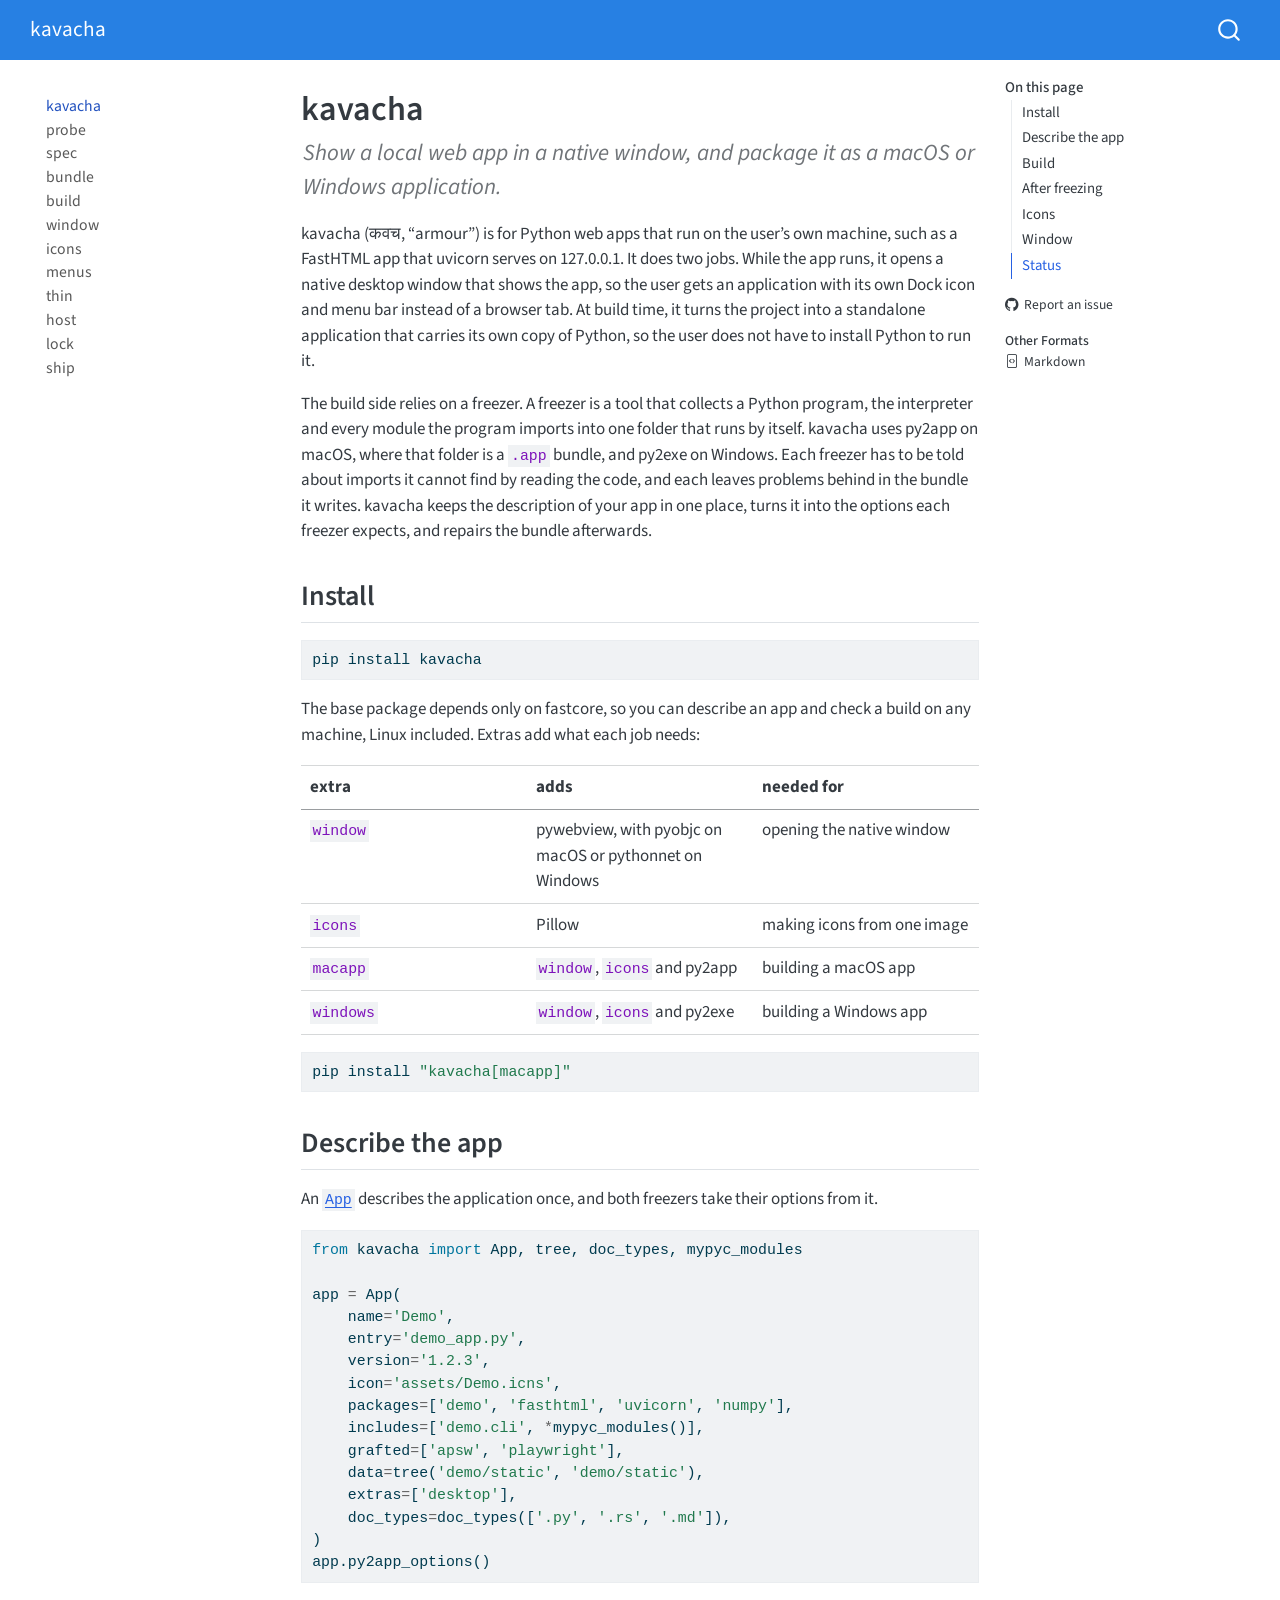
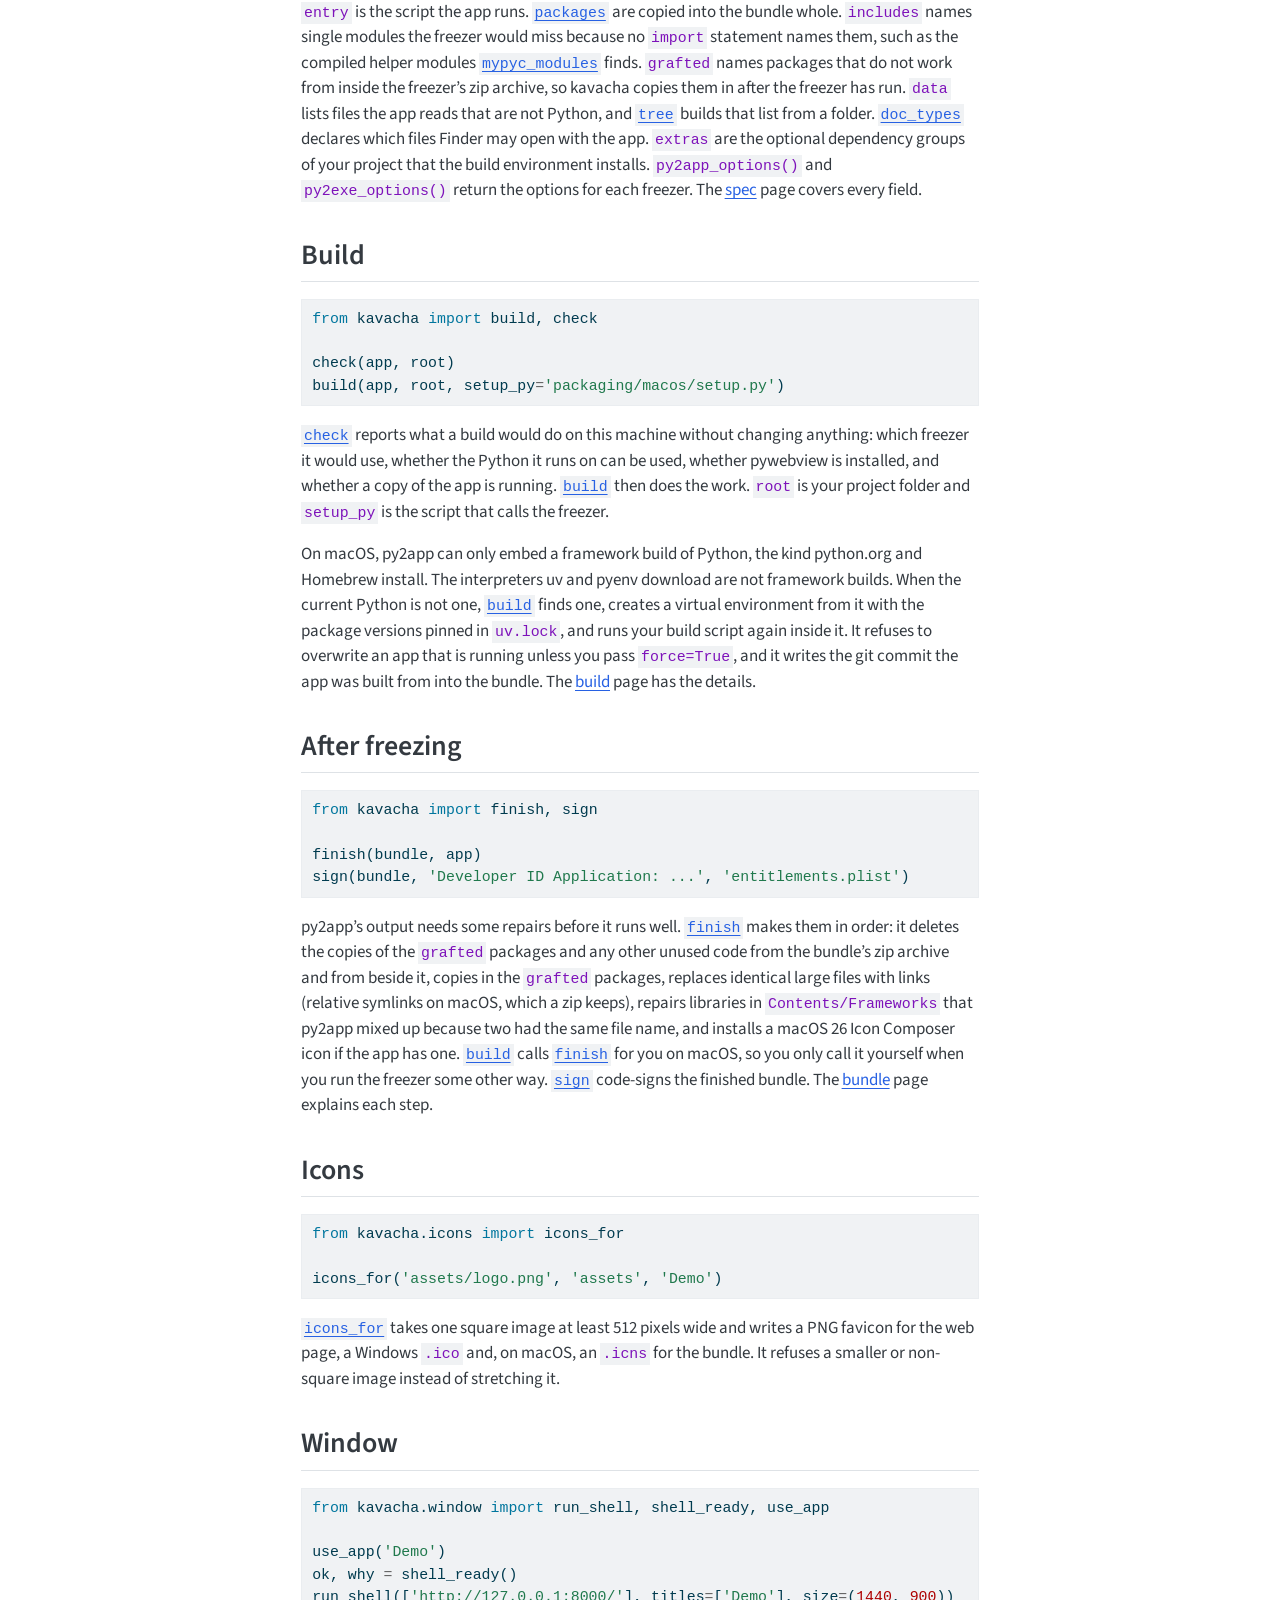
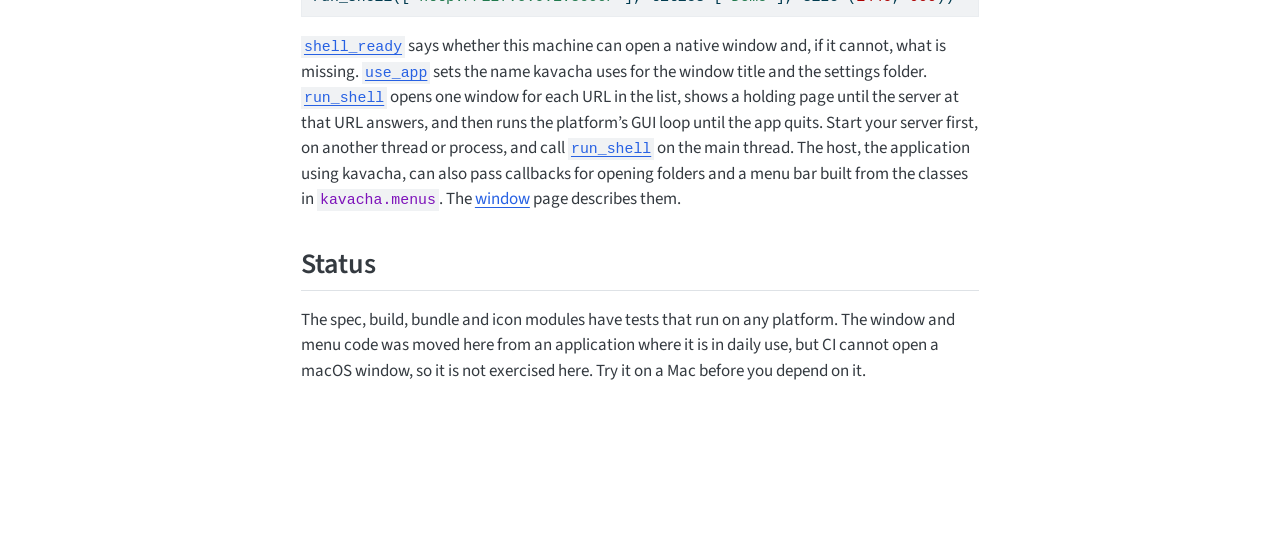
<file: index.html>
<!DOCTYPE html>
<html xmlns="http://www.w3.org/1999/xhtml" lang="en" xml:lang="en"><head>

<meta charset="utf-8">
<meta name="generator" content="quarto-1.11.9">

<meta name="viewport" content="width=device-width, initial-scale=1.0, user-scalable=yes">

<meta name="description" content="Show a local web app in a native window, and package it as a macOS or Windows application.">

<title>kavacha</title>
<style>
/* Default styles provided by pandoc.
** See https://pandoc.org/MANUAL.html#variables-for-html for config info.
*/
span.smallcaps{font-variant: small-caps;}
div.columns{display: flex; gap: 1.5em;}
div.column{flex: auto;}
@media screen {
div.columns{gap: min(4vw, 1.5em);}
div.column{overflow-x: auto;}
}
div.hanging-indent{margin-left: 1.5em; text-indent: -1.5em;}
ul.task-list{list-style: none;}
ul.task-list li input[type="checkbox"] {
  width: 0.8em;
  margin: 0 0.8em 0.2em -1em; /* quarto-specific, see https://github.com/quarto-dev/quarto-cli/issues/4556 */ 
  vertical-align: middle;
}
/* CSS for syntax highlighting */
html { -webkit-text-size-adjust: 100%; }
pre > code.sourceCode { white-space: pre; position: relative; }
pre > code.sourceCode > span { display: inline-block; line-height: 1.25; }
pre > code.sourceCode > span:empty { height: 1.2em; }
.sourceCode { overflow: visible; }
code.sourceCode > span { color: inherit; text-decoration: inherit; }
div.sourceCode { margin: 1em 0; }
pre.sourceCode { margin: 0; }
@media screen {
div.sourceCode { overflow: auto; }
}
@media print {
pre > code.sourceCode { white-space: pre-wrap; }
pre > code.sourceCode > span { text-indent: -5em; padding-left: 5em; }
}
pre.numberSource code
  { counter-reset: source-line 0; }
pre.numberSource code > span
  { position: relative; left: -4em; counter-increment: source-line; }
pre.numberSource code > span > a:first-child::before
  { content: counter(source-line);
    position: relative; left: -1em; text-align: right; vertical-align: baseline;
    border: none; display: inline-block;
    -webkit-touch-callout: none; -webkit-user-select: none;
    -khtml-user-select: none; -moz-user-select: none;
    -ms-user-select: none; user-select: none;
    padding: 0 4px; width: 4em;
  }
pre.numberSource { margin-left: 3em;  padding-left: 4px; }
div.sourceCode
  {   }
@media screen {
pre > code.sourceCode > span > a:first-child::before { text-decoration: underline; }
}
</style>


<script src="site_libs/quarto-nav/quarto-nav.js"></script>
<script src="site_libs/quarto-nav/headroom.min.js"></script>
<script src="site_libs/clipboard/clipboard.min.js"></script>
<script src="site_libs/quarto-search/autocomplete.umd.js"></script>
<script src="site_libs/quarto-search/fuse.min.js"></script>
<script src="site_libs/quarto-search/quarto-search.js"></script>
<meta name="quarto:offset" content="./">
<script src="site_libs/quarto-html/quarto.js" type="module"></script>
<script src="site_libs/quarto-html/tabsets/tabsets.js" type="module"></script>
<script src="site_libs/quarto-html/scrollable-regions/scrollable-regions.js" type="module"></script>
<script src="site_libs/quarto-html/popper.min.js"></script>
<script src="site_libs/quarto-html/tippy.umd.min.js"></script>
<script src="site_libs/quarto-html/anchor.min.js"></script>
<link href="site_libs/quarto-html/tippy.css" rel="stylesheet">
<link href="site_libs/quarto-html/quarto-syntax-highlighting-63b5708e65d6cd79cd7618c58d0c21e7.css" rel="stylesheet" id="quarto-text-highlighting-styles">
<script src="site_libs/bootstrap/bootstrap.min.js"></script>
<link href="site_libs/bootstrap/bootstrap-icons.css" rel="stylesheet">
<link href="site_libs/bootstrap/bootstrap-f803fa4e565d46961d2a1845e6c2e3f5.min.css" rel="stylesheet" append-hash="true" id="quarto-bootstrap" data-mode="light">
<script id="quarto-search-options" type="application/json">{
  "location": "navbar",
  "copy-button": false,
  "collapse-after": 3,
  "panel-placement": "end",
  "type": "overlay",
  "limit": 50,
  "keyboard-shortcut": [
    "f",
    "/",
    "s"
  ],
  "show-item-context": false,
  "language": {
    "search-no-results-text": "No results",
    "search-matching-documents-text": "matching documents",
    "search-copy-link-title": "Copy link to search",
    "search-hide-matches-text": "Hide additional matches",
    "search-more-match-text": "more match in this document",
    "search-more-matches-text": "more matches in this document",
    "search-clear-button-title": "Clear",
    "search-text-placeholder": "",
    "search-detached-cancel-button-title": "Cancel",
    "search-submit-button-title": "Submit",
    "search-label": "Search"
  }
}</script>


<link rel="stylesheet" href="styles.css">
<meta property="og:title" content="kavacha">
<meta property="og:description" content="Show a local web app in a native window, and package it as a macOS or Windows application.">
<meta property="og:site_name" content="kavacha">
<meta name="twitter:title" content="kavacha">
<meta name="twitter:description" content="Show a local web app in a native window, and package it as a macOS or Windows application.">
<meta name="twitter:card" content="summary">
</head>

<body class="nav-sidebar floating nav-fixed quarto-light"><a id="quarto-skip-link" class="visually-hidden-focusable" href="#quarto-document-content">Skip to main content</a>

<div id="quarto-search-results"></div>
  <header id="quarto-header" class="headroom fixed-top">
    <nav class="navbar navbar-expand-lg " data-bs-theme="dark" aria-label="Site">
      <div class="navbar-container container-fluid">
      <div class="navbar-brand-container mx-auto">
    <a class="navbar-brand" href="./index.html">
    <span class="navbar-title">kavacha</span>
    </a>
  </div>
        <div class="quarto-navbar-tools tools-end">
</div>
          <div id="quarto-search" class="" title="Search"></div>
      </div> <!-- /container-fluid -->
    </nav>
  <nav class="quarto-secondary-nav" aria-label="Toolbar">
    <div class="container-fluid d-flex">
      <button type="button" class="quarto-btn-toggle btn" data-bs-toggle="collapse" role="button" data-bs-target=".quarto-sidebar-collapse-item" aria-controls="quarto-sidebar" aria-expanded="false" aria-label="Toggle sidebar navigation" onclick="if (window.quartoToggleHeadroom) { window.quartoToggleHeadroom(); }">
        <i class="bi bi-layout-text-sidebar-reverse"></i>
      </button>
        <nav class="quarto-page-breadcrumbs" aria-label="Breadcrumbs"><ol class="breadcrumb"><li class="breadcrumb-item"><a href="./index.html">kavacha</a></li></ol></nav>
        <a class="flex-grow-1" data-bs-toggle="collapse" data-bs-target=".quarto-sidebar-collapse-item" onclick="if (window.quartoToggleHeadroom) { window.quartoToggleHeadroom(); }">      
        </a>
    </div>
  </nav>
</header>
<!-- content -->
<div id="quarto-content" class="quarto-container page-columns page-rows-contents page-layout-article page-navbar">
<!-- sidebar -->
  <nav id="quarto-sidebar" class="sidebar collapse collapse-horizontal quarto-sidebar-collapse-item sidebar-navigation floating overflow-auto" aria-label="Section">
    <div class="sidebar-menu-container"> 
    <ul class="list-unstyled mt-1">
        <li class="sidebar-item">
  <div class="sidebar-item-container"> 
  <a href="./index.html" class="sidebar-item-text sidebar-link active">
 <span class="menu-text">kavacha</span></a>
  </div>
</li>
        <li class="sidebar-item">
  <div class="sidebar-item-container"> 
  <a href="./probe.html" class="sidebar-item-text sidebar-link">
 <span class="menu-text">probe</span></a>
  </div>
</li>
        <li class="sidebar-item">
  <div class="sidebar-item-container"> 
  <a href="./spec.html" class="sidebar-item-text sidebar-link">
 <span class="menu-text">spec</span></a>
  </div>
</li>
        <li class="sidebar-item">
  <div class="sidebar-item-container"> 
  <a href="./bundle.html" class="sidebar-item-text sidebar-link">
 <span class="menu-text">bundle</span></a>
  </div>
</li>
        <li class="sidebar-item">
  <div class="sidebar-item-container"> 
  <a href="./build.html" class="sidebar-item-text sidebar-link">
 <span class="menu-text">build</span></a>
  </div>
</li>
        <li class="sidebar-item">
  <div class="sidebar-item-container"> 
  <a href="./window.html" class="sidebar-item-text sidebar-link">
 <span class="menu-text">window</span></a>
  </div>
</li>
        <li class="sidebar-item">
  <div class="sidebar-item-container"> 
  <a href="./icons.html" class="sidebar-item-text sidebar-link">
 <span class="menu-text">icons</span></a>
  </div>
</li>
        <li class="sidebar-item">
  <div class="sidebar-item-container"> 
  <a href="./menus.html" class="sidebar-item-text sidebar-link">
 <span class="menu-text">menus</span></a>
  </div>
</li>
        <li class="sidebar-item">
  <div class="sidebar-item-container"> 
  <a href="./thin.html" class="sidebar-item-text sidebar-link">
 <span class="menu-text">thin</span></a>
  </div>
</li>
        <li class="sidebar-item">
  <div class="sidebar-item-container"> 
  <a href="./host.html" class="sidebar-item-text sidebar-link">
 <span class="menu-text">host</span></a>
  </div>
</li>
        <li class="sidebar-item">
  <div class="sidebar-item-container"> 
  <a href="./lock.html" class="sidebar-item-text sidebar-link">
 <span class="menu-text">lock</span></a>
  </div>
</li>
        <li class="sidebar-item">
  <div class="sidebar-item-container"> 
  <a href="./ship.html" class="sidebar-item-text sidebar-link">
 <span class="menu-text">ship</span></a>
  </div>
</li>
    </ul>
    </div>
</nav>
<div id="quarto-sidebar-glass" class="quarto-sidebar-collapse-item" data-bs-toggle="collapse" data-bs-target=".quarto-sidebar-collapse-item"></div>
<!-- margin-sidebar -->
    <div id="quarto-margin-sidebar" class="sidebar margin-sidebar">
        <nav id="TOC" role="doc-toc" aria-labelledby="toc-title" class="toc-active">
    <h2 id="toc-title">On this page</h2>
   
  <ul>
  <li><a href="#install" id="toc-install" class="nav-link active" data-scroll-target="#install">Install</a></li>
  <li><a href="#describe-the-app" id="toc-describe-the-app" class="nav-link" data-scroll-target="#describe-the-app">Describe the app</a></li>
  <li><a href="#build" id="toc-build" class="nav-link" data-scroll-target="#build">Build</a></li>
  <li><a href="#after-freezing" id="toc-after-freezing" class="nav-link" data-scroll-target="#after-freezing">After freezing</a></li>
  <li><a href="#icons" id="toc-icons" class="nav-link" data-scroll-target="#icons">Icons</a></li>
  <li><a href="#window" id="toc-window" class="nav-link" data-scroll-target="#window">Window</a></li>
  <li><a href="#status" id="toc-status" class="nav-link" data-scroll-target="#status">Status</a></li>
  </ul>
<div class="toc-actions"><ul><li><a href="https://github.com/vedicreader/kavacha/issues/new" class="toc-action"><i class="bi bi-github"></i>Report an issue</a></li></ul></div><div class="quarto-alternate-formats"><h2>Other Formats</h2><ul><li><a href="index.html.md"><i class="bi bi-file-code"></i>Markdown</a></li></ul></div></nav>
    </div>
<!-- main -->
<main class="content" id="quarto-document-content" tabindex="-1">

<header id="title-block-header" class="quarto-title-block default">
<div class="quarto-title">
<h1 class="title">kavacha</h1>
</div>

<div>
  <div class="description">
    Show a local web app in a native window, and package it as a macOS or Windows application.
  </div>
</div>


<div class="quarto-title-meta">

    
  
    
  </div>
  


</header>


<!-- WARNING: THIS FILE WAS AUTOGENERATED! DO NOT EDIT! -->
<p>kavacha (कवच, “armour”) is for Python web apps that run on the user’s own machine, such as a FastHTML app that uvicorn serves on 127.0.0.1. It does two jobs. While the app runs, it opens a native desktop window that shows the app, so the user gets an application with its own Dock icon and menu bar instead of a browser tab. At build time, it turns the project into a standalone application that carries its own copy of Python, so the user does not have to install Python to run it.</p>
<p>The build side relies on a freezer. A freezer is a tool that collects a Python program, the interpreter and every module the program imports into one folder that runs by itself. kavacha uses py2app on macOS, where that folder is a <code>.app</code> bundle, and py2exe on Windows. Each freezer has to be told about imports it cannot find by reading the code, and each leaves problems behind in the bundle it writes. kavacha keeps the description of your app in one place, turns it into the options each freezer expects, and repairs the bundle afterwards.</p>
<section id="install" class="level2">
<h2 class="anchored" data-anchor-id="install">Install</h2>
<div class="code-copy-outer-scaffold"><div class="sourceCode" id="cb1"><pre class="sourceCode sh code-with-copy"><code class="sourceCode bash"><span id="cb1-1"><a href="#cb1-1" aria-hidden="true" tabindex="-1"></a><span class="ex">pip</span> install kavacha</span></code></pre></div><button title="Copy to Clipboard" class="code-copy-button"><i class="bi"></i></button></div>
<p>The base package depends only on fastcore, so you can describe an app and check a build on any machine, Linux included. Extras add what each job needs:</p>
<table class="caption-top table">
<colgroup>
<col style="width: 33%">
<col style="width: 33%">
<col style="width: 33%">
</colgroup>
<thead>
<tr class="header">
<th>extra</th>
<th>adds</th>
<th>needed for</th>
</tr>
</thead>
<tbody>
<tr class="odd">
<td><code>window</code></td>
<td>pywebview, with pyobjc on macOS or pythonnet on Windows</td>
<td>opening the native window</td>
</tr>
<tr class="even">
<td><code>icons</code></td>
<td>Pillow</td>
<td>making icons from one image</td>
</tr>
<tr class="odd">
<td><code>macapp</code></td>
<td><code>window</code>, <code>icons</code> and py2app</td>
<td>building a macOS app</td>
</tr>
<tr class="even">
<td><code>windows</code></td>
<td><code>window</code>, <code>icons</code> and py2exe</td>
<td>building a Windows app</td>
</tr>
</tbody>
</table>
<div class="code-copy-outer-scaffold"><div class="sourceCode" id="cb2"><pre class="sourceCode sh code-with-copy"><code class="sourceCode bash"><span id="cb2-1"><a href="#cb2-1" aria-hidden="true" tabindex="-1"></a><span class="ex">pip</span> install <span class="st">"kavacha[macapp]"</span></span></code></pre></div><button title="Copy to Clipboard" class="code-copy-button"><i class="bi"></i></button></div>
</section>
<section id="describe-the-app" class="level2">
<h2 class="anchored" data-anchor-id="describe-the-app">Describe the app</h2>
<p>An <a href="https://vedicreader.github.io/kavacha/spec.html#app"><code>App</code></a> describes the application once, and both freezers take their options from it.</p>
<div class="code-copy-outer-scaffold"><div class="sourceCode" id="cb3"><pre class="sourceCode python code-with-copy"><code class="sourceCode python"><span id="cb3-1"><a href="#cb3-1" aria-hidden="true" tabindex="-1"></a><span class="im">from</span> kavacha <span class="im">import</span> App, tree, doc_types, mypyc_modules</span>
<span id="cb3-2"><a href="#cb3-2" aria-hidden="true" tabindex="-1"></a></span>
<span id="cb3-3"><a href="#cb3-3" aria-hidden="true" tabindex="-1"></a>app <span class="op">=</span> App(</span>
<span id="cb3-4"><a href="#cb3-4" aria-hidden="true" tabindex="-1"></a>    name<span class="op">=</span><span class="st">'Demo'</span>,</span>
<span id="cb3-5"><a href="#cb3-5" aria-hidden="true" tabindex="-1"></a>    entry<span class="op">=</span><span class="st">'demo_app.py'</span>,</span>
<span id="cb3-6"><a href="#cb3-6" aria-hidden="true" tabindex="-1"></a>    version<span class="op">=</span><span class="st">'1.2.3'</span>,</span>
<span id="cb3-7"><a href="#cb3-7" aria-hidden="true" tabindex="-1"></a>    icon<span class="op">=</span><span class="st">'assets/Demo.icns'</span>,</span>
<span id="cb3-8"><a href="#cb3-8" aria-hidden="true" tabindex="-1"></a>    packages<span class="op">=</span>[<span class="st">'demo'</span>, <span class="st">'fasthtml'</span>, <span class="st">'uvicorn'</span>, <span class="st">'numpy'</span>],</span>
<span id="cb3-9"><a href="#cb3-9" aria-hidden="true" tabindex="-1"></a>    includes<span class="op">=</span>[<span class="st">'demo.cli'</span>, <span class="op">*</span>mypyc_modules()],</span>
<span id="cb3-10"><a href="#cb3-10" aria-hidden="true" tabindex="-1"></a>    grafted<span class="op">=</span>[<span class="st">'apsw'</span>, <span class="st">'playwright'</span>],</span>
<span id="cb3-11"><a href="#cb3-11" aria-hidden="true" tabindex="-1"></a>    data<span class="op">=</span>tree(<span class="st">'demo/static'</span>, <span class="st">'demo/static'</span>),</span>
<span id="cb3-12"><a href="#cb3-12" aria-hidden="true" tabindex="-1"></a>    extras<span class="op">=</span>[<span class="st">'desktop'</span>],</span>
<span id="cb3-13"><a href="#cb3-13" aria-hidden="true" tabindex="-1"></a>    doc_types<span class="op">=</span>doc_types([<span class="st">'.py'</span>, <span class="st">'.rs'</span>, <span class="st">'.md'</span>]),</span>
<span id="cb3-14"><a href="#cb3-14" aria-hidden="true" tabindex="-1"></a>)</span>
<span id="cb3-15"><a href="#cb3-15" aria-hidden="true" tabindex="-1"></a>app.py2app_options()</span></code></pre></div><button title="Copy to Clipboard" class="code-copy-button"><i class="bi"></i></button></div>
<p><code>entry</code> is the script the app runs. <a href="https://vedicreader.github.io/kavacha/lock.html#packages"><code>packages</code></a> are copied into the bundle whole. <code>includes</code> names single modules the freezer would miss because no <code>import</code> statement names them, such as the compiled helper modules <a href="https://vedicreader.github.io/kavacha/spec.html#mypyc_modules"><code>mypyc_modules</code></a> finds. <code>grafted</code> names packages that do not work from inside the freezer’s zip archive, so kavacha copies them in after the freezer has run. <code>data</code> lists files the app reads that are not Python, and <a href="https://vedicreader.github.io/kavacha/spec.html#tree"><code>tree</code></a> builds that list from a folder. <a href="https://vedicreader.github.io/kavacha/spec.html#doc_types"><code>doc_types</code></a> declares which files Finder may open with the app. <code>extras</code> are the optional dependency groups of your project that the build environment installs. <code>py2app_options()</code> and <code>py2exe_options()</code> return the options for each freezer. The <a href="spec.html">spec</a> page covers every field.</p>
</section>
<section id="build" class="level2">
<h2 class="anchored" data-anchor-id="build">Build</h2>
<div class="code-copy-outer-scaffold"><div class="sourceCode" id="cb4"><pre class="sourceCode python code-with-copy"><code class="sourceCode python"><span id="cb4-1"><a href="#cb4-1" aria-hidden="true" tabindex="-1"></a><span class="im">from</span> kavacha <span class="im">import</span> build, check</span>
<span id="cb4-2"><a href="#cb4-2" aria-hidden="true" tabindex="-1"></a></span>
<span id="cb4-3"><a href="#cb4-3" aria-hidden="true" tabindex="-1"></a>check(app, root)</span>
<span id="cb4-4"><a href="#cb4-4" aria-hidden="true" tabindex="-1"></a>build(app, root, setup_py<span class="op">=</span><span class="st">'packaging/macos/setup.py'</span>)</span></code></pre></div><button title="Copy to Clipboard" class="code-copy-button"><i class="bi"></i></button></div>
<p><a href="https://vedicreader.github.io/kavacha/build.html#check"><code>check</code></a> reports what a build would do on this machine without changing anything: which freezer it would use, whether the Python it runs on can be used, whether pywebview is installed, and whether a copy of the app is running. <a href="https://vedicreader.github.io/kavacha/build.html#build"><code>build</code></a> then does the work. <code>root</code> is your project folder and <code>setup_py</code> is the script that calls the freezer.</p>
<p>On macOS, py2app can only embed a framework build of Python, the kind python.org and Homebrew install. The interpreters uv and pyenv download are not framework builds. When the current Python is not one, <a href="https://vedicreader.github.io/kavacha/build.html#build"><code>build</code></a> finds one, creates a virtual environment from it with the package versions pinned in <code>uv.lock</code>, and runs your build script again inside it. It refuses to overwrite an app that is running unless you pass <code>force=True</code>, and it writes the git commit the app was built from into the bundle. The <a href="build.html">build</a> page has the details.</p>
</section>
<section id="after-freezing" class="level2">
<h2 class="anchored" data-anchor-id="after-freezing">After freezing</h2>
<div class="code-copy-outer-scaffold"><div class="sourceCode" id="cb5"><pre class="sourceCode python code-with-copy"><code class="sourceCode python"><span id="cb5-1"><a href="#cb5-1" aria-hidden="true" tabindex="-1"></a><span class="im">from</span> kavacha <span class="im">import</span> finish, sign</span>
<span id="cb5-2"><a href="#cb5-2" aria-hidden="true" tabindex="-1"></a></span>
<span id="cb5-3"><a href="#cb5-3" aria-hidden="true" tabindex="-1"></a>finish(bundle, app)</span>
<span id="cb5-4"><a href="#cb5-4" aria-hidden="true" tabindex="-1"></a>sign(bundle, <span class="st">'Developer ID Application: ...'</span>, <span class="st">'entitlements.plist'</span>)</span></code></pre></div><button title="Copy to Clipboard" class="code-copy-button"><i class="bi"></i></button></div>
<p>py2app’s output needs some repairs before it runs well. <a href="https://vedicreader.github.io/kavacha/bundle.html#finish"><code>finish</code></a> makes them in order: it deletes the copies of the <code>grafted</code> packages and any other unused code from the bundle’s zip archive and from beside it, copies in the <code>grafted</code> packages, replaces identical large files with links (relative symlinks on macOS, which a zip keeps), repairs libraries in <code>Contents/Frameworks</code> that py2app mixed up because two had the same file name, and installs a macOS 26 Icon Composer icon if the app has one. <a href="https://vedicreader.github.io/kavacha/build.html#build"><code>build</code></a> calls <a href="https://vedicreader.github.io/kavacha/bundle.html#finish"><code>finish</code></a> for you on macOS, so you only call it yourself when you run the freezer some other way. <a href="https://vedicreader.github.io/kavacha/bundle.html#sign"><code>sign</code></a> code-signs the finished bundle. The <a href="bundle.html">bundle</a> page explains each step.</p>
</section>
<section id="icons" class="level2">
<h2 class="anchored" data-anchor-id="icons">Icons</h2>
<div class="code-copy-outer-scaffold"><div class="sourceCode" id="cb6"><pre class="sourceCode python code-with-copy"><code class="sourceCode python"><span id="cb6-1"><a href="#cb6-1" aria-hidden="true" tabindex="-1"></a><span class="im">from</span> kavacha.icons <span class="im">import</span> icons_for</span>
<span id="cb6-2"><a href="#cb6-2" aria-hidden="true" tabindex="-1"></a></span>
<span id="cb6-3"><a href="#cb6-3" aria-hidden="true" tabindex="-1"></a>icons_for(<span class="st">'assets/logo.png'</span>, <span class="st">'assets'</span>, <span class="st">'Demo'</span>)</span></code></pre></div><button title="Copy to Clipboard" class="code-copy-button"><i class="bi"></i></button></div>
<p><a href="https://vedicreader.github.io/kavacha/icons.html#icons_for"><code>icons_for</code></a> takes one square image at least 512 pixels wide and writes a PNG favicon for the web page, a Windows <code>.ico</code> and, on macOS, an <code>.icns</code> for the bundle. It refuses a smaller or non-square image instead of stretching it.</p>
</section>
<section id="window" class="level2">
<h2 class="anchored" data-anchor-id="window">Window</h2>
<div class="code-copy-outer-scaffold"><div class="sourceCode" id="cb7"><pre class="sourceCode python code-with-copy"><code class="sourceCode python"><span id="cb7-1"><a href="#cb7-1" aria-hidden="true" tabindex="-1"></a><span class="im">from</span> kavacha.window <span class="im">import</span> run_shell, shell_ready, use_app</span>
<span id="cb7-2"><a href="#cb7-2" aria-hidden="true" tabindex="-1"></a></span>
<span id="cb7-3"><a href="#cb7-3" aria-hidden="true" tabindex="-1"></a>use_app(<span class="st">'Demo'</span>)</span>
<span id="cb7-4"><a href="#cb7-4" aria-hidden="true" tabindex="-1"></a>ok, why <span class="op">=</span> shell_ready()</span>
<span id="cb7-5"><a href="#cb7-5" aria-hidden="true" tabindex="-1"></a>run_shell([<span class="st">'http://127.0.0.1:8000/'</span>], titles<span class="op">=</span>[<span class="st">'Demo'</span>], size<span class="op">=</span>(<span class="dv">1440</span>, <span class="dv">900</span>))</span></code></pre></div><button title="Copy to Clipboard" class="code-copy-button"><i class="bi"></i></button></div>
<p><a href="https://vedicreader.github.io/kavacha/probe.html#shell_ready"><code>shell_ready</code></a> says whether this machine can open a native window and, if it cannot, what is missing. <a href="https://vedicreader.github.io/kavacha/window.html#use_app"><code>use_app</code></a> sets the name kavacha uses for the window title and the settings folder. <a href="https://vedicreader.github.io/kavacha/window.html#run_shell"><code>run_shell</code></a> opens one window for each URL in the list, shows a holding page until the server at that URL answers, and then runs the platform’s GUI loop until the app quits. Start your server first, on another thread or process, and call <a href="https://vedicreader.github.io/kavacha/window.html#run_shell"><code>run_shell</code></a> on the main thread. The host, the application using kavacha, can also pass callbacks for opening folders and a menu bar built from the classes in <code>kavacha.menus</code>. The <a href="window.html">window</a> page describes them.</p>
</section>
<section id="status" class="level2">
<h2 class="anchored" data-anchor-id="status">Status</h2>
<p>The spec, build, bundle and icon modules have tests that run on any platform. The window and menu code was moved here from an application where it is in daily use, but CI cannot open a macOS window, so it is not exercised here. Try it on a Mac before you depend on it.</p>


</section>

</main> <!-- /main -->
<script id="quarto-html-after-body" type="application/javascript">
  window.document.addEventListener("DOMContentLoaded", function (event) {
    const icon = "";
    const anchorJS = new window.AnchorJS();
    anchorJS.options = {
      placement: 'right',
      icon: icon
    };
    anchorJS.add('.anchored');
    const isCodeAnnotation = (el) => {
      for (const clz of el.classList) {
        if (clz.startsWith('code-annotation-')) {                     
          return true;
        }
      }
      return false;
    }
    const onCopySuccess = function(e) {
      // button target
      const button = e.trigger;
      // don't keep focus
      button.blur();
      // flash "checked"
      button.classList.add('code-copy-button-checked');
      var currentTitle = button.getAttribute("title");
      button.setAttribute("title", "Copied!");
      let tooltip;
      if (window.bootstrap) {
        button.setAttribute("data-bs-toggle", "tooltip");
        button.setAttribute("data-bs-placement", "left");
        button.setAttribute("data-bs-title", "Copied!");
        tooltip = new bootstrap.Tooltip(button, 
          { trigger: "manual", 
            customClass: "code-copy-button-tooltip",
            offset: [0, -8]});
        tooltip.show();    
      }
      setTimeout(function() {
        if (tooltip) {
          tooltip.hide();
          button.removeAttribute("data-bs-title");
          button.removeAttribute("data-bs-toggle");
          button.removeAttribute("data-bs-placement");
        }
        button.setAttribute("title", currentTitle);
        button.classList.remove('code-copy-button-checked');
      }, 1000);
      // clear code selection
      e.clearSelection();
    }
    const getTextToCopy = function(trigger) {
      const outerScaffold = trigger.parentElement.cloneNode(true);
      const codeEl = outerScaffold.querySelector('code');
      for (const childEl of codeEl.children) {
        if (isCodeAnnotation(childEl)) {
          childEl.remove();
        }
      }
      return codeEl.innerText;
    }
    const clipboard = new window.ClipboardJS('.code-copy-button:not([data-in-quarto-modal])', {
      text: getTextToCopy
    });
    clipboard.on('success', onCopySuccess);
    if (window.document.getElementById('quarto-embedded-source-code-modal')) {
      const clipboardModal = new window.ClipboardJS('.code-copy-button[data-in-quarto-modal]', {
        text: getTextToCopy,
        container: window.document.getElementById('quarto-embedded-source-code-modal')
      });
      clipboardModal.on('success', onCopySuccess);
    }
      var localhostRegex = new RegExp(/^(?:http|https):\/\/localhost\:?[0-9]*\//);
      var mailtoRegex = new RegExp(/^mailto:/);
        var filterRegex = new RegExp("https:\/\/vedicreader\.github\.io\/kavacha");
      var isInternal = (href) => {
          return filterRegex.test(href) || localhostRegex.test(href) || mailtoRegex.test(href);
      }
      // Inspect non-navigation links and adorn them if external
      window.quartoDecorateExternalLinks = function (root) {
     var links = (root || window.document).querySelectorAll('a[href]:not(.nav-link):not(.navbar-brand):not(.toc-action):not(.sidebar-link):not(.sidebar-item-toggle):not(.pagination-link):not(.no-external):not([aria-hidden]):not(.dropdown-item):not(.quarto-navigation-tool):not(.about-link)');
      for (var i=0; i<links.length; i++) {
        const link = links[i];
        if (!isInternal(link.href)) {
          // undo the damage that might have been done by quarto-nav.js in the case of
          // links that we want to consider external
          if (link.dataset.originalHref !== undefined) {
            link.href = link.dataset.originalHref;
          }
          if (!link.classList.contains('no-external-icon')) {
          }
        }
      }
      };
      window.quartoDecorateExternalLinks(window.document);
    // Esc closes the popup (WCAG 1.4.13) and focus leaving both trigger and
    // popup closes it (WCAG 2.4.11); tippy handles neither for interactive popups.
    const hideOnEscAndFocusOut = {
      name: 'hideOnEscAndFocusOut',
      defaultValue: true,
      fn(instance) {
        const dismiss = () => {
          // A show scheduled by the trigger delay would otherwise reopen it
          instance.clearDelayTimeouts();
          instance.hide();
        };
        const onKeyDown = (event) => {
          if (event.key !== 'Escape') {
            return;
          }
          // Keep Esc from also reaching page handlers (e.g. reveal.js overview),
          // except an open reveal.js slide menu, which Esc should close too.
          // The menu handles keys only when its keyboard option is on.
          const menuHandlesEsc = window.Reveal?.getPlugin?.('menu')?.isOpen() &&
            window.Reveal.getConfig().menu?.keyboard !== false;
          if (!menuHandlesEsc) {
            event.stopPropagation();
          }
          if (instance.popper.contains(window.document.activeElement)) {
            // Disabled while refocusing so the focus trigger does not reopen it
            instance.disable();
            instance.reference.focus();
            instance.enable();
          }
          dismiss();
        };
        const onFocusOut = (event) => {
          const target = event.relatedTarget;
          if (target && !instance.reference.contains(target) &&
              !instance.popper.contains(target)) {
            dismiss();
          }
        };
        // On the trigger too: a click trigger (code-annotations: select) has no
        // blur handling. Attached for the instance's lifetime so leaving the
        // trigger also cancels a show still pending on the trigger delay.
        instance.reference.addEventListener('focusout', onFocusOut);
        return {
          onShow() {
            window.document.addEventListener('keydown', onKeyDown, true);
            instance.popper.addEventListener('focusout', onFocusOut);
          },
          onHide() {
            window.document.removeEventListener('keydown', onKeyDown, true);
            instance.popper.removeEventListener('focusout', onFocusOut);
          },
          onDestroy() {
            instance.reference.removeEventListener('focusout', onFocusOut);
          },
        };
      },
    };
    function tippyHover(el, contentFn, onTriggerFn, onUntriggerFn) {
      const config = {
        allowHTML: true,
        maxWidth: 500,
        delay: 100,
        arrow: false,
        appendTo: function(el) {
            return el.parentElement;
        },
        interactive: true,
        interactiveBorder: 10,
        theme: 'quarto',
        placement: 'bottom-start',
        plugins: [hideOnEscAndFocusOut],
      };
      if (contentFn) {
        config.content = contentFn;
      }
      if (onTriggerFn) {
        config.onTrigger = onTriggerFn;
      }
      if (onUntriggerFn) {
        config.onUntrigger = onUntriggerFn;
      }
      window.tippy(el, config); 
    }
    const noterefs = window.document.querySelectorAll('a[role="doc-noteref"]');
    for (var i=0; i<noterefs.length; i++) {
      const ref = noterefs[i];
      tippyHover(ref, function() {
        // use id or data attribute instead here
        let href = ref.getAttribute('data-footnote-href') || ref.getAttribute('href');
        try { href = new URL(href).hash; } catch {}
        const id = href.replace(/^#\/?/, "");
        const note = window.document.getElementById(id);
        if (note) {
          return note.innerHTML;
        } else {
          return "";
        }
      });
    }
    const xrefs = window.document.querySelectorAll('a.quarto-xref');
    const processXRef = (id, note) => {
      // Strip column container classes
      const stripColumnClz = (el) => {
        el.classList.remove("page-full", "page-columns");
        if (el.children) {
          for (const child of el.children) {
            stripColumnClz(child);
          }
        }
      }
      stripColumnClz(note)
      if (id === null || id.startsWith('sec-')) {
        // Special case sections, only their first couple elements
        const container = document.createElement("div");
        if (note.children && note.children.length > 2) {
          container.appendChild(note.children[0].cloneNode(true));
          for (let i = 1; i < note.children.length; i++) {
            const child = note.children[i];
            if (child.tagName === "P" && child.innerText === "") {
              continue;
            } else {
              container.appendChild(child.cloneNode(true));
              break;
            }
          }
          if (window.Quarto?.typesetMath) {
            window.Quarto.typesetMath(container);
          }
          return container.innerHTML
        } else {
          if (window.Quarto?.typesetMath) {
            window.Quarto.typesetMath(note);
          }
          return note.innerHTML;
        }
      } else {
        // Remove any anchor links if they are present
        const anchorLink = note.querySelector('a.anchorjs-link');
        if (anchorLink) {
          anchorLink.remove();
        }
        if (window.Quarto?.typesetMath) {
          window.Quarto.typesetMath(note);
        }
        if (note.classList.contains("callout")) {
          return note.outerHTML;
        } else {
          return note.innerHTML;
        }
      }
    }
    for (var i=0; i<xrefs.length; i++) {
      const xref = xrefs[i];
      tippyHover(xref, undefined, function(instance) {
        instance.disable();
        let url = xref.getAttribute('href');
        let hash = undefined; 
        if (url.startsWith('#')) {
          hash = url;
        } else {
          try { hash = new URL(url).hash; } catch {}
        }
        if (hash) {
          const id = hash.replace(/^#\/?/, "");
          const note = window.document.getElementById(id);
          if (note !== null) {
            try {
              const html = processXRef(id, note.cloneNode(true));
              instance.setContent(html);
            } finally {
              instance.enable();
              instance.show();
            }
          } else {
            // See if we can fetch this
            fetch(url.split('#')[0])
            .then(res => res.text())
            .then(html => {
              const parser = new DOMParser();
              const htmlDoc = parser.parseFromString(html, "text/html");
              const note = htmlDoc.getElementById(id);
              if (note !== null) {
                const html = processXRef(id, note);
                instance.setContent(html);
              } 
            }).finally(() => {
              instance.enable();
              instance.show();
            });
          }
        } else {
          // See if we can fetch a full url (with no hash to target)
          // This is a special case and we should probably do some content thinning / targeting
          fetch(url)
          .then(res => res.text())
          .then(html => {
            const parser = new DOMParser();
            const htmlDoc = parser.parseFromString(html, "text/html");
            const note = htmlDoc.querySelector('main.content');
            if (note !== null) {
              // This should only happen for chapter cross references
              // (since there is no id in the URL)
              // remove the first header
              if (note.children.length > 0 && note.children[0].tagName === "HEADER") {
                note.children[0].remove();
              }
              const html = processXRef(null, note);
              instance.setContent(html);
            } 
          }).finally(() => {
            instance.enable();
            instance.show();
          });
        }
      }, function(instance) {
      });
    }
        let selectedAnnoteEl;
        const selectorForAnnotation = ( cell, annotation) => {
          let cellAttr = 'data-code-cell="' + cell + '"';
          let lineAttr = 'data-code-annotation="' +  annotation + '"';
          const selector = 'span[' + cellAttr + '][' + lineAttr + ']';
          return selector;
        }
        const selectCodeLines = (annoteEl) => {
          const doc = window.document;
          const targetCell = annoteEl.getAttribute("data-target-cell");
          const targetAnnotation = annoteEl.getAttribute("data-target-annotation");
          const annoteSpan = window.document.querySelector(selectorForAnnotation(targetCell, targetAnnotation));
          const lines = annoteSpan.getAttribute("data-code-lines").split(",");
          const lineIds = lines.map((line) => {
            return targetCell + "-" + line;
          })
          // Each band is positioned against its own containing block, which is
          // not the offsetParent of the lines, so place it from client rects.
          const placeBand = (band, firstEl, lastEl, codeBlock) => {
            const container = band.offsetParent;
            if (container === null) {
              return;
            }
            const containerRect = container.getBoundingClientRect();
            // Reveal.js scales slides with a transform, so convert client
            // pixels back to the CSS pixels of the container.
            const scale = containerRect.height / container.offsetHeight || 1;
            const firstRect = firstEl.getBoundingClientRect();
            const lastRect = lastEl.getBoundingClientRect();
            const top = (firstRect.top - containerRect.top) / scale - container.clientTop + container.scrollTop;
            const height = (lastRect.bottom - firstRect.top) / scale;
            band.style.top = top - 2 + "px";
            band.style.height = height + 4 + "px";
            if (codeBlock) {
              // Without the copy button wrapper, the containing block is wider
              // than the code block, so span the code block explicitly.
              const blockRect = codeBlock.getBoundingClientRect();
              band.style.left = (blockRect.left - containerRect.left) / scale - container.clientLeft + container.scrollLeft + "px";
              band.style.width = blockRect.width / scale + "px";
            }
          };
          if (lineIds.length > 0) {
            const el = window.document.getElementById(lineIds[0]);
            const lastEl = window.document.getElementById(lineIds[lineIds.length - 1]);
            const parent = el.parentElement.parentElement;
            // cook up a div (if necessary) and position it
            let div = window.document.getElementById("code-annotation-line-highlight");
            if (div === null) {
              div = window.document.createElement("div");
              div.setAttribute("id", "code-annotation-line-highlight");
              div.style.position = 'absolute';
              parent.appendChild(div);
            }
            placeBand(div, el, lastEl, parent.closest("div.sourceCode") || parent);
            let gutterDiv = window.document.getElementById("code-annotation-line-highlight-gutter");
            if (gutterDiv === null) {
              gutterDiv = window.document.createElement("div");
              gutterDiv.setAttribute("id", "code-annotation-line-highlight-gutter");
              gutterDiv.style.position = 'absolute';
              const codeCell = window.document.getElementById(targetCell);
              const gutter = codeCell.querySelector('.code-annotation-gutter');
              gutter.appendChild(gutterDiv);
            }
            placeBand(gutterDiv, el, lastEl);
            selectedAnnoteEl = annoteEl;
          }
        };
        const unselectCodeLines = () => {
          const elementsIds = ["code-annotation-line-highlight", "code-annotation-line-highlight-gutter"];
          elementsIds.forEach((elId) => {
            const div = window.document.getElementById(elId);
            if (div) {
              div.remove();
            }
          });
          selectedAnnoteEl = undefined;
        };
          // Handle positioning of the toggle
      window.addEventListener(
        "resize",
        throttle(() => {
          elRect = undefined;
          if (selectedAnnoteEl) {
            selectCodeLines(selectedAnnoteEl);
          }
        }, 10)
      );
      function throttle(fn, ms) {
      let throttle = false;
      let timer;
        return (...args) => {
          if(!throttle) { // first call gets through
              fn.apply(this, args);
              throttle = true;
          } else { // all the others get throttled
              if(timer) clearTimeout(timer); // cancel #2
              timer = setTimeout(() => {
                fn.apply(this, args);
                timer = throttle = false;
              }, ms);
          }
        };
      }
        // Attach click handler to the DT
        const annoteDls = window.document.querySelectorAll('dt[data-target-cell]');
        for (const annoteDlNode of annoteDls) {
          annoteDlNode.addEventListener('click', (event) => {
            const clickedEl = event.target;
            if (clickedEl !== selectedAnnoteEl) {
              unselectCodeLines();
              const activeEl = window.document.querySelector('dt[data-target-cell].code-annotation-active');
              if (activeEl) {
                activeEl.classList.remove('code-annotation-active');
              }
              selectCodeLines(clickedEl);
              clickedEl.classList.add('code-annotation-active');
            } else {
              // Unselect the line
              unselectCodeLines();
              clickedEl.classList.remove('code-annotation-active');
            }
          });
        }
    const findCites = (el) => {
      const parentEl = el.parentElement;
      if (parentEl) {
        const cites = parentEl.dataset.cites;
        if (cites) {
          return {
            el,
            cites: cites.split(' ')
          };
        } else {
          return findCites(el.parentElement)
        }
      } else {
        return undefined;
      }
    };
    var bibliorefs = window.document.querySelectorAll('a[role="doc-biblioref"]');
    for (var i=0; i<bibliorefs.length; i++) {
      const ref = bibliorefs[i];
      const citeInfo = findCites(ref);
      if (citeInfo) {
        tippyHover(citeInfo.el, function() {
          var popup = window.document.createElement('div');
          citeInfo.cites.forEach(function(cite) {
            var citeDiv = window.document.createElement('div');
            citeDiv.classList.add('hanging-indent');
            citeDiv.classList.add('csl-entry');
            var biblioDiv = window.document.getElementById('ref-' + cite);
            if (biblioDiv) {
              citeDiv.innerHTML = biblioDiv.innerHTML;
            }
            popup.appendChild(citeDiv);
          });
          return popup.innerHTML;
        });
      }
    }
  });
  </script>
  <script type="application/javascript">
  window.quartoScrollableRegionsLabels = {"code":"Scrollable code","output":"Scrollable output"};
  </script>
</div> <!-- /content -->




<footer class="footer"><div class="nav-footer"><div class="nav-footer-center"><div class="toc-actions d-sm-block d-md-none"><ul><li><a href="https://github.com/vedicreader/kavacha/issues/new" class="toc-action"><i class="bi bi-github"></i>Report an issue</a></li></ul></div></div></div></footer></body></html>
</file>
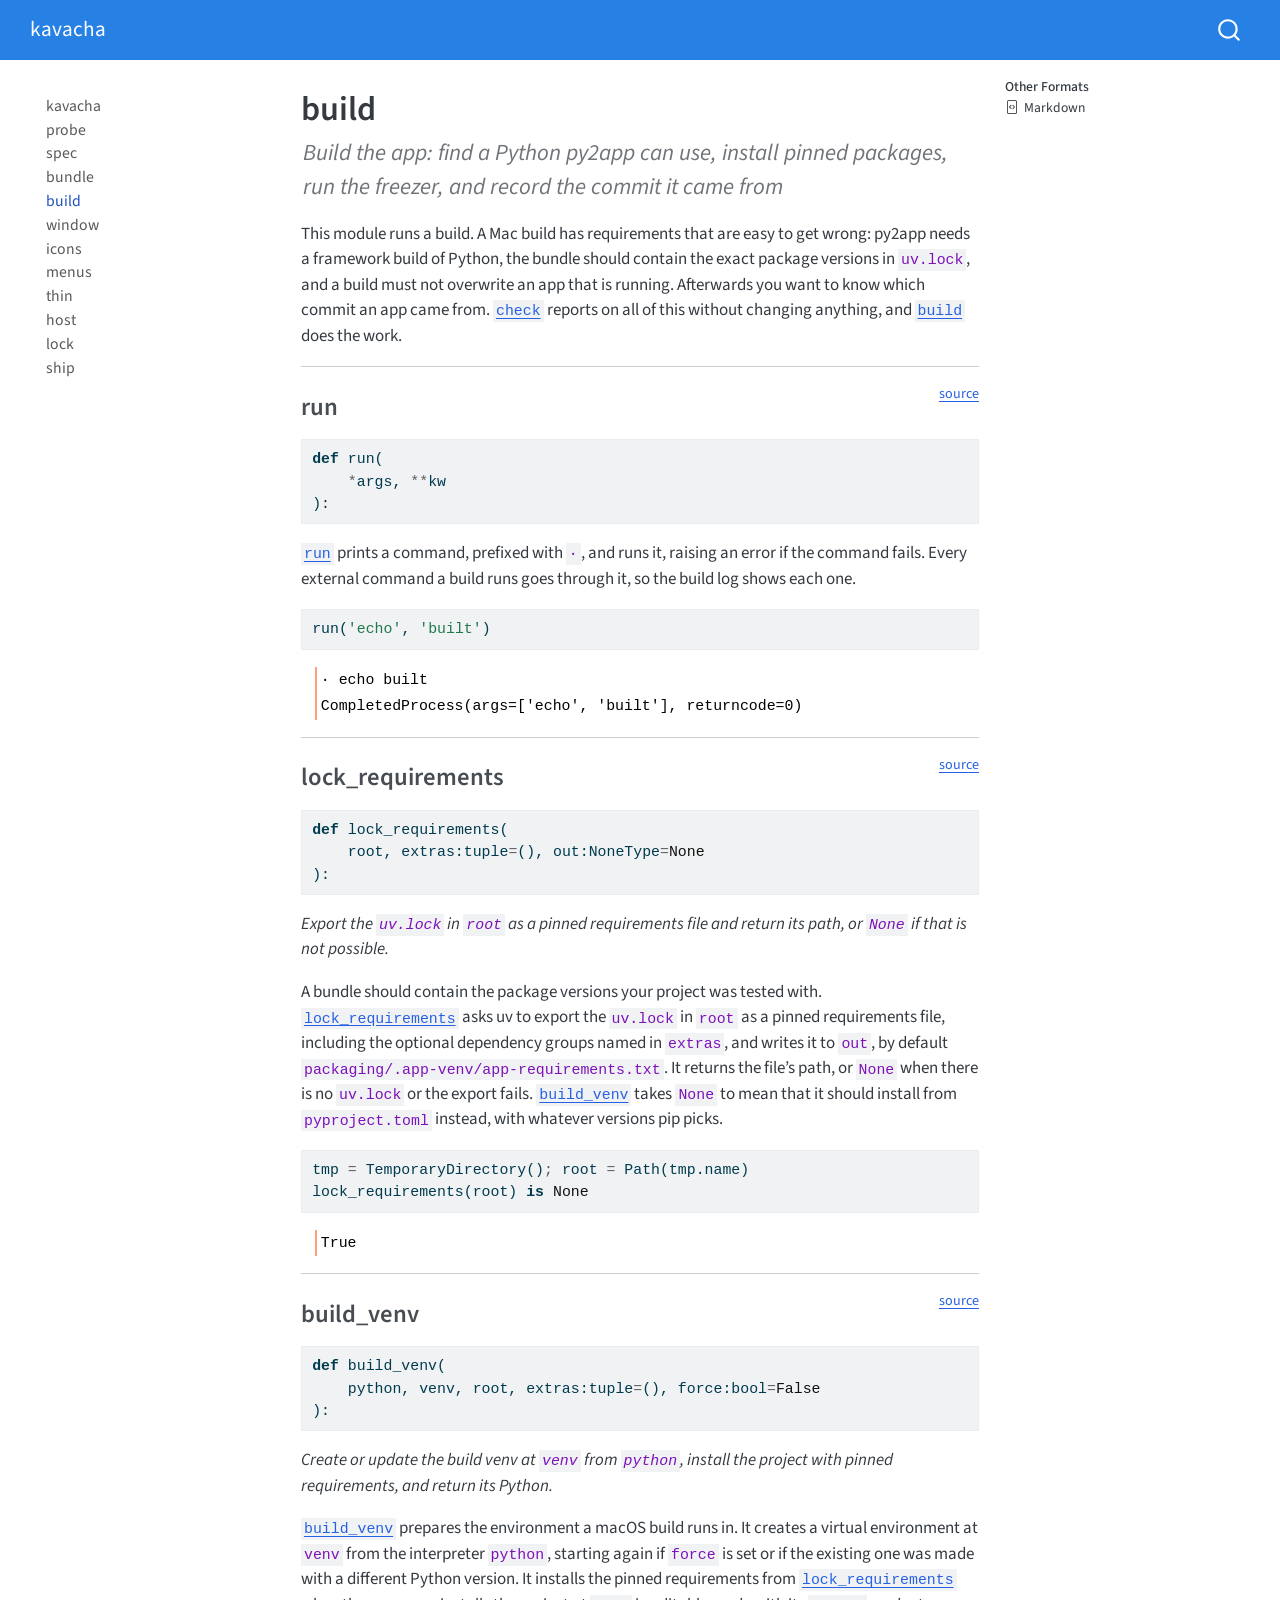
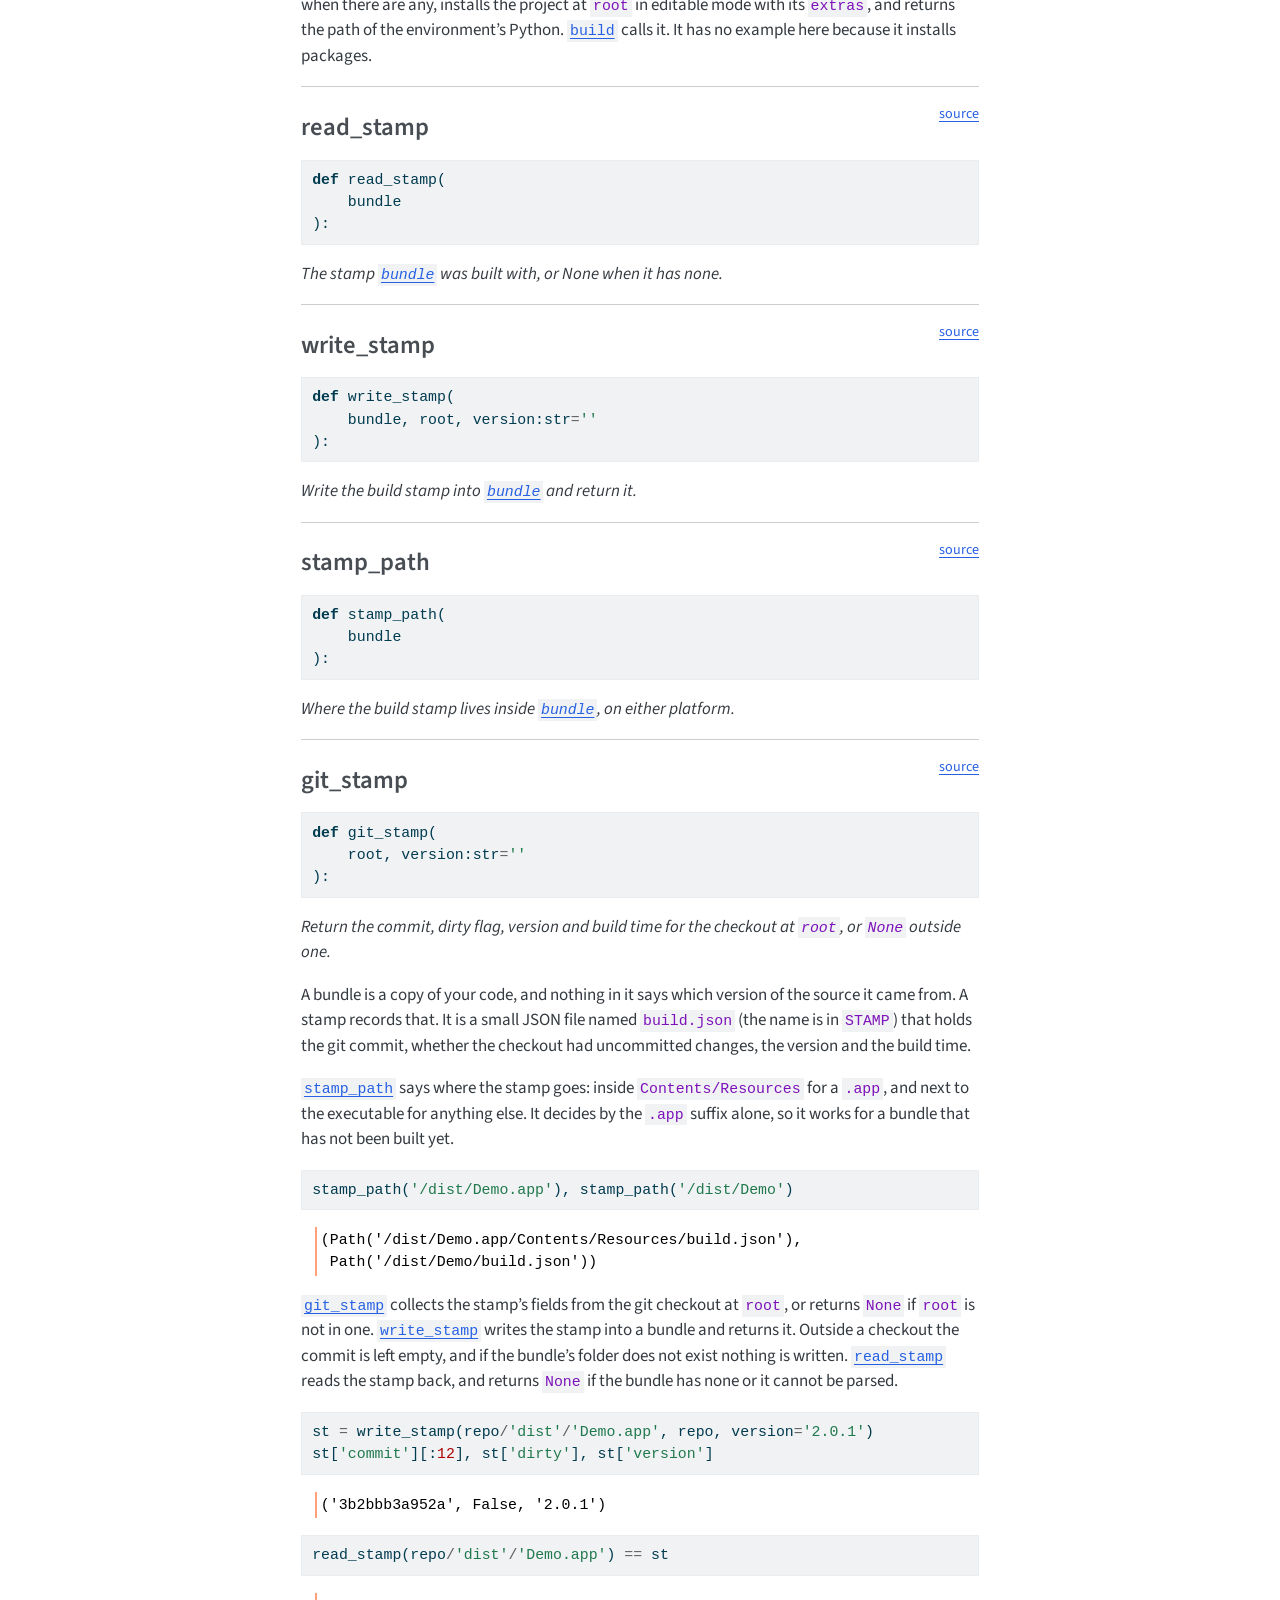
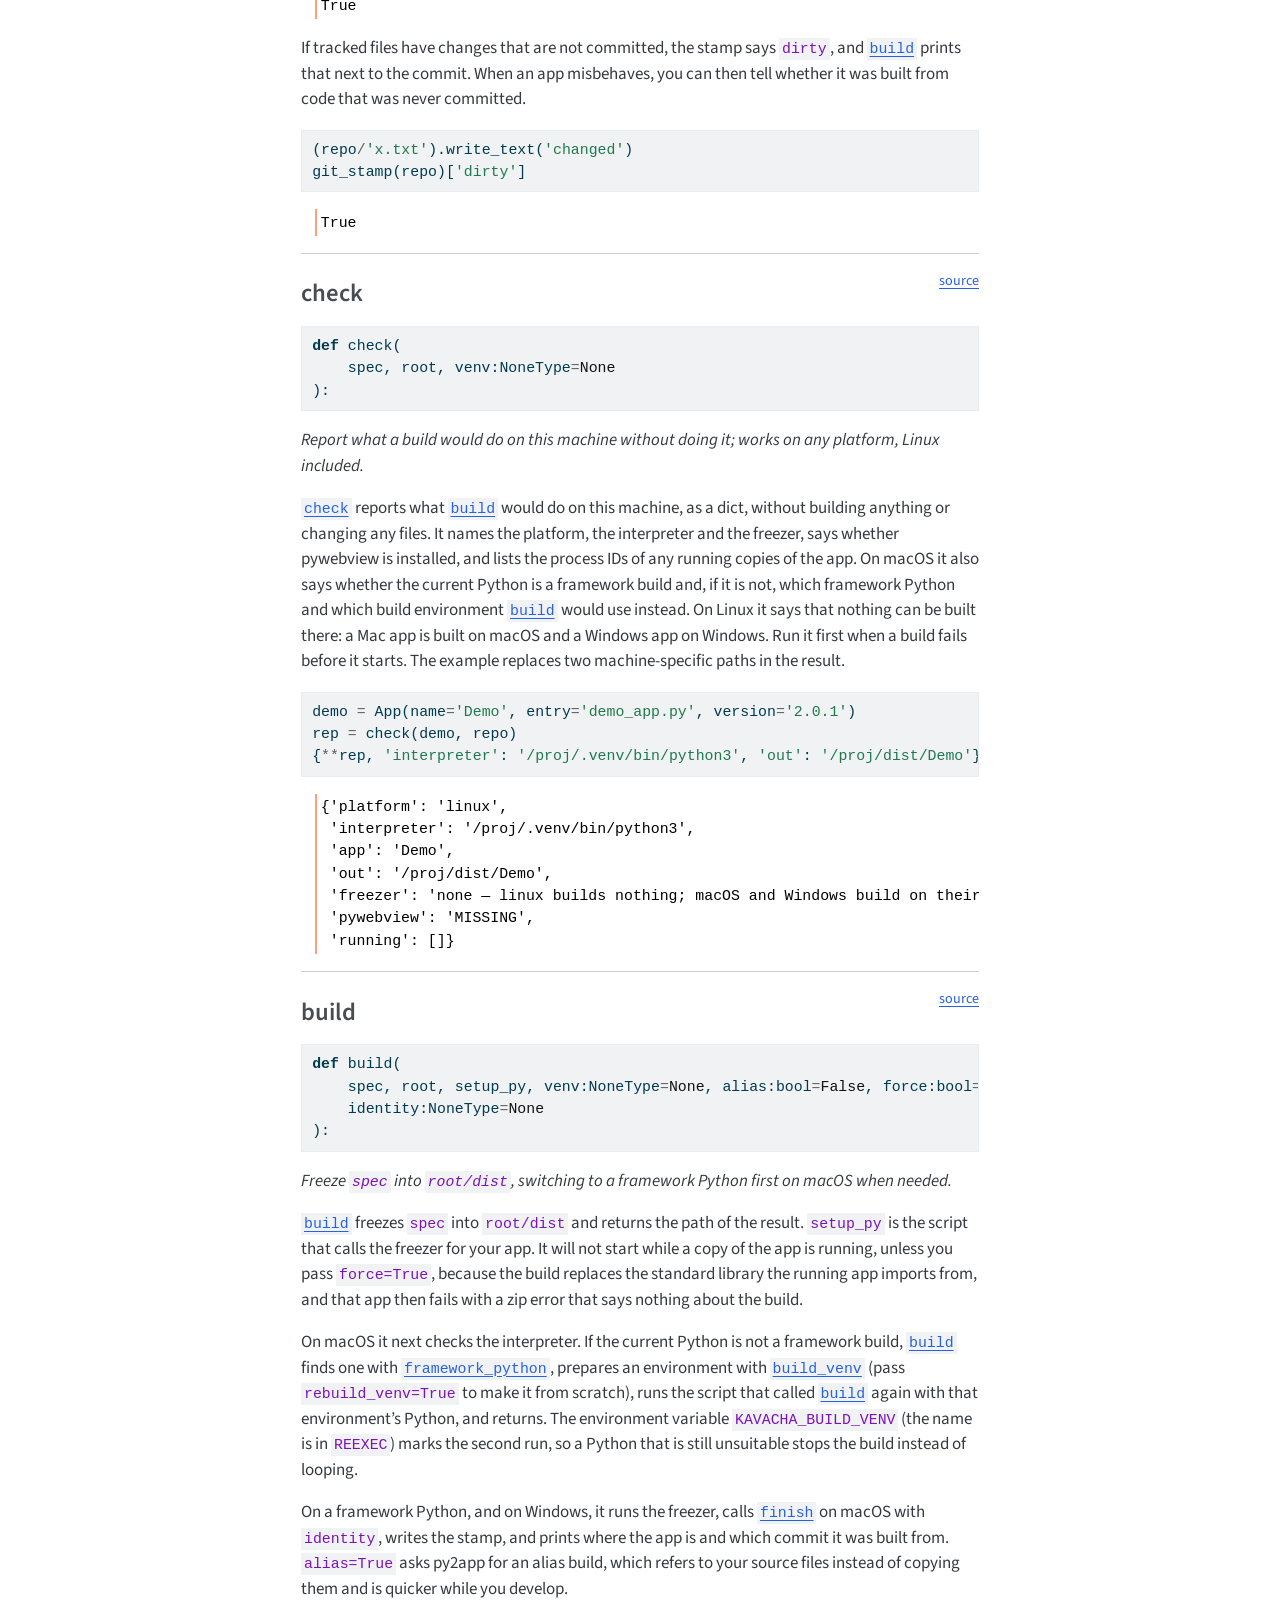
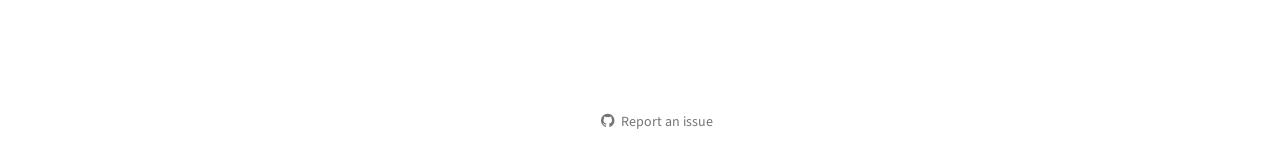
<file: build.html>
<!DOCTYPE html>
<html xmlns="http://www.w3.org/1999/xhtml" lang="en" xml:lang="en"><head>

<meta charset="utf-8">
<meta name="generator" content="quarto-1.11.9">

<meta name="viewport" content="width=device-width, initial-scale=1.0, user-scalable=yes">

<meta name="description" content="Build the app: find a Python py2app can use, install pinned packages, run the freezer, and record the commit it came from">

<title>build – kavacha</title>
<style>
/* Default styles provided by pandoc.
** See https://pandoc.org/MANUAL.html#variables-for-html for config info.
*/
span.smallcaps{font-variant: small-caps;}
div.columns{display: flex; gap: 1.5em;}
div.column{flex: auto;}
@media screen {
div.columns{gap: min(4vw, 1.5em);}
div.column{overflow-x: auto;}
}
div.hanging-indent{margin-left: 1.5em; text-indent: -1.5em;}
ul.task-list{list-style: none;}
ul.task-list li input[type="checkbox"] {
  width: 0.8em;
  margin: 0 0.8em 0.2em -1em; /* quarto-specific, see https://github.com/quarto-dev/quarto-cli/issues/4556 */ 
  vertical-align: middle;
}
/* CSS for syntax highlighting */
html { -webkit-text-size-adjust: 100%; }
pre > code.sourceCode { white-space: pre; position: relative; }
pre > code.sourceCode > span { display: inline-block; line-height: 1.25; }
pre > code.sourceCode > span:empty { height: 1.2em; }
.sourceCode { overflow: visible; }
code.sourceCode > span { color: inherit; text-decoration: inherit; }
div.sourceCode { margin: 1em 0; }
pre.sourceCode { margin: 0; }
@media screen {
div.sourceCode { overflow: auto; }
}
@media print {
pre > code.sourceCode { white-space: pre-wrap; }
pre > code.sourceCode > span { text-indent: -5em; padding-left: 5em; }
}
pre.numberSource code
  { counter-reset: source-line 0; }
pre.numberSource code > span
  { position: relative; left: -4em; counter-increment: source-line; }
pre.numberSource code > span > a:first-child::before
  { content: counter(source-line);
    position: relative; left: -1em; text-align: right; vertical-align: baseline;
    border: none; display: inline-block;
    -webkit-touch-callout: none; -webkit-user-select: none;
    -khtml-user-select: none; -moz-user-select: none;
    -ms-user-select: none; user-select: none;
    padding: 0 4px; width: 4em;
  }
pre.numberSource { margin-left: 3em;  padding-left: 4px; }
div.sourceCode
  {   }
@media screen {
pre > code.sourceCode > span > a:first-child::before { text-decoration: underline; }
}
</style>


<script src="site_libs/quarto-nav/quarto-nav.js"></script>
<script src="site_libs/quarto-nav/headroom.min.js"></script>
<script src="site_libs/clipboard/clipboard.min.js"></script>
<script src="site_libs/quarto-search/autocomplete.umd.js"></script>
<script src="site_libs/quarto-search/fuse.min.js"></script>
<script src="site_libs/quarto-search/quarto-search.js"></script>
<meta name="quarto:offset" content="./">
<script src="site_libs/quarto-html/quarto.js" type="module"></script>
<script src="site_libs/quarto-html/tabsets/tabsets.js" type="module"></script>
<script src="site_libs/quarto-html/scrollable-regions/scrollable-regions.js" type="module"></script>
<script src="site_libs/quarto-html/popper.min.js"></script>
<script src="site_libs/quarto-html/tippy.umd.min.js"></script>
<script src="site_libs/quarto-html/anchor.min.js"></script>
<link href="site_libs/quarto-html/tippy.css" rel="stylesheet">
<link href="site_libs/quarto-html/quarto-syntax-highlighting-63b5708e65d6cd79cd7618c58d0c21e7.css" rel="stylesheet" id="quarto-text-highlighting-styles">
<script src="site_libs/bootstrap/bootstrap.min.js"></script>
<link href="site_libs/bootstrap/bootstrap-icons.css" rel="stylesheet">
<link href="site_libs/bootstrap/bootstrap-f803fa4e565d46961d2a1845e6c2e3f5.min.css" rel="stylesheet" append-hash="true" id="quarto-bootstrap" data-mode="light">
<script id="quarto-search-options" type="application/json">{
  "location": "navbar",
  "copy-button": false,
  "collapse-after": 3,
  "panel-placement": "end",
  "type": "overlay",
  "limit": 50,
  "keyboard-shortcut": [
    "f",
    "/",
    "s"
  ],
  "show-item-context": false,
  "language": {
    "search-no-results-text": "No results",
    "search-matching-documents-text": "matching documents",
    "search-copy-link-title": "Copy link to search",
    "search-hide-matches-text": "Hide additional matches",
    "search-more-match-text": "more match in this document",
    "search-more-matches-text": "more matches in this document",
    "search-clear-button-title": "Clear",
    "search-text-placeholder": "",
    "search-detached-cancel-button-title": "Cancel",
    "search-submit-button-title": "Submit",
    "search-label": "Search"
  }
}</script>


<link rel="stylesheet" href="styles.css">
<meta property="og:title" content="build – kavacha">
<meta property="og:description" content="Build the app: find a Python py2app can use, install pinned packages, run the freezer, and record the commit it came from">
<meta property="og:site_name" content="kavacha">
<meta name="twitter:title" content="build – kavacha">
<meta name="twitter:description" content="Build the app: find a Python py2app can use, install pinned packages, run the freezer, and record the commit it came from">
<meta name="twitter:card" content="summary">
</head>

<body class="nav-sidebar floating nav-fixed quarto-light"><a id="quarto-skip-link" class="visually-hidden-focusable" href="#quarto-document-content">Skip to main content</a>

<div id="quarto-search-results"></div>
  <header id="quarto-header" class="headroom fixed-top">
    <nav class="navbar navbar-expand-lg " data-bs-theme="dark" aria-label="Site">
      <div class="navbar-container container-fluid">
      <div class="navbar-brand-container mx-auto">
    <a class="navbar-brand" href="./index.html">
    <span class="navbar-title">kavacha</span>
    </a>
  </div>
        <div class="quarto-navbar-tools tools-end">
</div>
          <div id="quarto-search" class="" title="Search"></div>
      </div> <!-- /container-fluid -->
    </nav>
  <nav class="quarto-secondary-nav" aria-label="Toolbar">
    <div class="container-fluid d-flex">
      <button type="button" class="quarto-btn-toggle btn" data-bs-toggle="collapse" role="button" data-bs-target=".quarto-sidebar-collapse-item" aria-controls="quarto-sidebar" aria-expanded="false" aria-label="Toggle sidebar navigation" onclick="if (window.quartoToggleHeadroom) { window.quartoToggleHeadroom(); }">
        <i class="bi bi-layout-text-sidebar-reverse"></i>
      </button>
        <nav class="quarto-page-breadcrumbs" aria-label="Breadcrumbs"><ol class="breadcrumb"><li class="breadcrumb-item"><a href="./build.html">build</a></li></ol></nav>
        <a class="flex-grow-1" data-bs-toggle="collapse" data-bs-target=".quarto-sidebar-collapse-item" onclick="if (window.quartoToggleHeadroom) { window.quartoToggleHeadroom(); }">      
        </a>
    </div>
  </nav>
</header>
<!-- content -->
<div id="quarto-content" class="quarto-container page-columns page-rows-contents page-layout-article page-navbar">
<!-- sidebar -->
  <nav id="quarto-sidebar" class="sidebar collapse collapse-horizontal quarto-sidebar-collapse-item sidebar-navigation floating overflow-auto" aria-label="Section">
    <div class="sidebar-menu-container"> 
    <ul class="list-unstyled mt-1">
        <li class="sidebar-item">
  <div class="sidebar-item-container"> 
  <a href="./index.html" class="sidebar-item-text sidebar-link">
 <span class="menu-text">kavacha</span></a>
  </div>
</li>
        <li class="sidebar-item">
  <div class="sidebar-item-container"> 
  <a href="./probe.html" class="sidebar-item-text sidebar-link">
 <span class="menu-text">probe</span></a>
  </div>
</li>
        <li class="sidebar-item">
  <div class="sidebar-item-container"> 
  <a href="./spec.html" class="sidebar-item-text sidebar-link">
 <span class="menu-text">spec</span></a>
  </div>
</li>
        <li class="sidebar-item">
  <div class="sidebar-item-container"> 
  <a href="./bundle.html" class="sidebar-item-text sidebar-link">
 <span class="menu-text">bundle</span></a>
  </div>
</li>
        <li class="sidebar-item">
  <div class="sidebar-item-container"> 
  <a href="./build.html" class="sidebar-item-text sidebar-link active">
 <span class="menu-text">build</span></a>
  </div>
</li>
        <li class="sidebar-item">
  <div class="sidebar-item-container"> 
  <a href="./window.html" class="sidebar-item-text sidebar-link">
 <span class="menu-text">window</span></a>
  </div>
</li>
        <li class="sidebar-item">
  <div class="sidebar-item-container"> 
  <a href="./icons.html" class="sidebar-item-text sidebar-link">
 <span class="menu-text">icons</span></a>
  </div>
</li>
        <li class="sidebar-item">
  <div class="sidebar-item-container"> 
  <a href="./menus.html" class="sidebar-item-text sidebar-link">
 <span class="menu-text">menus</span></a>
  </div>
</li>
        <li class="sidebar-item">
  <div class="sidebar-item-container"> 
  <a href="./thin.html" class="sidebar-item-text sidebar-link">
 <span class="menu-text">thin</span></a>
  </div>
</li>
        <li class="sidebar-item">
  <div class="sidebar-item-container"> 
  <a href="./host.html" class="sidebar-item-text sidebar-link">
 <span class="menu-text">host</span></a>
  </div>
</li>
        <li class="sidebar-item">
  <div class="sidebar-item-container"> 
  <a href="./lock.html" class="sidebar-item-text sidebar-link">
 <span class="menu-text">lock</span></a>
  </div>
</li>
        <li class="sidebar-item">
  <div class="sidebar-item-container"> 
  <a href="./ship.html" class="sidebar-item-text sidebar-link">
 <span class="menu-text">ship</span></a>
  </div>
</li>
    </ul>
    </div>
</nav>
<div id="quarto-sidebar-glass" class="quarto-sidebar-collapse-item" data-bs-toggle="collapse" data-bs-target=".quarto-sidebar-collapse-item"></div>
<!-- margin-sidebar -->
    <div id="quarto-margin-sidebar" class="sidebar margin-sidebar">
        
    <div class="quarto-alternate-formats"><h2>Other Formats</h2><ul><li><a href="build.html.md"><i class="bi bi-file-code"></i>Markdown</a></li></ul></div></div>
<!-- main -->
<main class="content" id="quarto-document-content" tabindex="-1">

<header id="title-block-header" class="quarto-title-block default">
<div class="quarto-title">
<h1 class="title">build</h1>
</div>

<div>
  <div class="description">
    Build the app: find a Python py2app can use, install pinned packages, run the freezer, and record the commit it came from
  </div>
</div>


<div class="quarto-title-meta">

    
  
    
  </div>
  


</header>


<!-- WARNING: THIS FILE WAS AUTOGENERATED! DO NOT EDIT! -->
<p>This module runs a build. A Mac build has requirements that are easy to get wrong: py2app needs a framework build of Python, the bundle should contain the exact package versions in <code>uv.lock</code>, and a build must not overwrite an app that is running. Afterwards you want to know which commit an app came from. <a href="https://vedicreader.github.io/kavacha/build.html#check"><code>check</code></a> reports on all of this without changing anything, and <a href="https://vedicreader.github.io/kavacha/build.html#build"><code>build</code></a> does the work.</p>
<div id="968b942f" class="cell" data-quarto-private-1="{&quot;key&quot;:&quot;execution&quot;,&quot;value&quot;:{&quot;iopub.execute_input&quot;:&quot;2026-11-22T04:32:45.366526+00:00&quot;,&quot;shell.execute_reply&quot;:&quot;2026-11-22T04:32:45.432075+00:00&quot;,&quot;total&quot;:0.06555332700000349}}" data-execution_count="4">
<hr>
<p><a href="https://github.com/vedicreader/kavacha/blob/main/kavacha/build.py#L19" target="_blank" style="float:right; font-size:smaller">source</a></p>
<section id="run" class="level3">
<h3 class="anchored" data-anchor-id="run">run</h3>
<div class="code-copy-outer-scaffold"><div class="sourceCode" id="cb1"><pre class="sourceCode python code-with-copy"><code class="sourceCode python"><span id="cb1-1"><a href="#cb1-1" aria-hidden="true" tabindex="-1"></a><span class="kw">def</span> run(</span>
<span id="cb1-2"><a href="#cb1-2" aria-hidden="true" tabindex="-1"></a>    <span class="op">*</span>args, <span class="op">**</span>kw</span>
<span id="cb1-3"><a href="#cb1-3" aria-hidden="true" tabindex="-1"></a>):</span></code></pre></div><button title="Copy to Clipboard" class="code-copy-button"><i class="bi"></i></button></div>
</section>
</div>
<p><a href="https://vedicreader.github.io/kavacha/build.html#run"><code>run</code></a> prints a command, prefixed with <code>·</code>, and runs it, raising an error if the command fails. Every external command a build runs goes through it, so the build log shows each one.</p>
<div id="8f3ddc7a" class="cell">
<div class="code-copy-outer-scaffold"><div class="sourceCode cell-code" id="cb2"><pre class="sourceCode python code-with-copy"><code class="sourceCode python"><span id="cb2-1"><a href="#cb2-1" aria-hidden="true" tabindex="-1"></a>run(<span class="st">'echo'</span>, <span class="st">'built'</span>)</span></code></pre></div><button title="Copy to Clipboard" class="code-copy-button"><i class="bi"></i></button></div>
<div class="cell-output cell-output-stdout">
<pre><code>· echo built</code></pre>
</div>
<div class="cell-output cell-output-display">
<pre><code>CompletedProcess(args=['echo', 'built'], returncode=0)</code></pre>
</div>
</div>
<div id="176168e9" class="cell" data-quarto-private-1="{&quot;key&quot;:&quot;execution&quot;,&quot;value&quot;:{&quot;iopub.execute_input&quot;:&quot;2026-11-22T04:32:45.434040+00:00&quot;,&quot;shell.execute_reply&quot;:&quot;2026-11-22T04:32:45.437601+00:00&quot;,&quot;total&quot;:0.0035635039999988294}}" data-execution_count="6">
<hr>
<p><a href="https://github.com/vedicreader/kavacha/blob/main/kavacha/build.py#L24" target="_blank" style="float:right; font-size:smaller">source</a></p>
<section id="lock_requirements" class="level3">
<h3 class="anchored" data-anchor-id="lock_requirements">lock_requirements</h3>
<div class="code-copy-outer-scaffold"><div class="sourceCode" id="cb5"><pre class="sourceCode python code-with-copy"><code class="sourceCode python"><span id="cb5-1"><a href="#cb5-1" aria-hidden="true" tabindex="-1"></a><span class="kw">def</span> lock_requirements(</span>
<span id="cb5-2"><a href="#cb5-2" aria-hidden="true" tabindex="-1"></a>    root, extras:<span class="bu">tuple</span><span class="op">=</span>(), out:NoneType<span class="op">=</span><span class="va">None</span></span>
<span id="cb5-3"><a href="#cb5-3" aria-hidden="true" tabindex="-1"></a>):</span></code></pre></div><button title="Copy to Clipboard" class="code-copy-button"><i class="bi"></i></button></div>
<p><em>Export the <code>uv.lock</code> in <code>root</code> as a pinned requirements file and return its path, or <code>None</code> if that is not possible.</em></p>
</section>
</div>
<p>A bundle should contain the package versions your project was tested with. <a href="https://vedicreader.github.io/kavacha/build.html#lock_requirements"><code>lock_requirements</code></a> asks uv to export the <code>uv.lock</code> in <code>root</code> as a pinned requirements file, including the optional dependency groups named in <code>extras</code>, and writes it to <code>out</code>, by default <code>packaging/.app-venv/app-requirements.txt</code>. It returns the file’s path, or <code>None</code> when there is no <code>uv.lock</code> or the export fails. <a href="https://vedicreader.github.io/kavacha/build.html#build_venv"><code>build_venv</code></a> takes <code>None</code> to mean that it should install from <code>pyproject.toml</code> instead, with whatever versions pip picks.</p>
<div id="d8c594e6" class="cell">
<div class="code-copy-outer-scaffold"><div class="sourceCode cell-code" id="cb6"><pre class="sourceCode python code-with-copy"><code class="sourceCode python"><span id="cb6-1"><a href="#cb6-1" aria-hidden="true" tabindex="-1"></a>tmp <span class="op">=</span> TemporaryDirectory()<span class="op">;</span> root <span class="op">=</span> Path(tmp.name)</span>
<span id="cb6-2"><a href="#cb6-2" aria-hidden="true" tabindex="-1"></a>lock_requirements(root) <span class="kw">is</span> <span class="va">None</span></span></code></pre></div><button title="Copy to Clipboard" class="code-copy-button"><i class="bi"></i></button></div>
<div class="cell-output cell-output-display">
<pre><code>True</code></pre>
</div>
</div>
<div id="b8a7a6d1" class="cell" data-quarto-private-1="{&quot;key&quot;:&quot;execution&quot;,&quot;value&quot;:{&quot;iopub.execute_input&quot;:&quot;2026-11-22T04:32:45.441931+00:00&quot;,&quot;shell.execute_reply&quot;:&quot;2026-11-22T04:32:45.446486+00:00&quot;,&quot;total&quot;:0.004558320000001004}}" data-execution_count="8">
<hr>
<p><a href="https://github.com/vedicreader/kavacha/blob/main/kavacha/build.py#L42" target="_blank" style="float:right; font-size:smaller">source</a></p>
<section id="build_venv" class="level3">
<h3 class="anchored" data-anchor-id="build_venv">build_venv</h3>
<div class="code-copy-outer-scaffold"><div class="sourceCode" id="cb8"><pre class="sourceCode python code-with-copy"><code class="sourceCode python"><span id="cb8-1"><a href="#cb8-1" aria-hidden="true" tabindex="-1"></a><span class="kw">def</span> build_venv(</span>
<span id="cb8-2"><a href="#cb8-2" aria-hidden="true" tabindex="-1"></a>    python, venv, root, extras:<span class="bu">tuple</span><span class="op">=</span>(), force:<span class="bu">bool</span><span class="op">=</span><span class="va">False</span></span>
<span id="cb8-3"><a href="#cb8-3" aria-hidden="true" tabindex="-1"></a>):</span></code></pre></div><button title="Copy to Clipboard" class="code-copy-button"><i class="bi"></i></button></div>
<p><em>Create or update the build venv at <code>venv</code> from <code>python</code>, install the project with pinned requirements, and return its Python.</em></p>
</section>
</div>
<p><a href="https://vedicreader.github.io/kavacha/build.html#build_venv"><code>build_venv</code></a> prepares the environment a macOS build runs in. It creates a virtual environment at <code>venv</code> from the interpreter <code>python</code>, starting again if <code>force</code> is set or if the existing one was made with a different Python version. It installs the pinned requirements from <a href="https://vedicreader.github.io/kavacha/build.html#lock_requirements"><code>lock_requirements</code></a> when there are any, installs the project at <code>root</code> in editable mode with its <code>extras</code>, and returns the path of the environment’s Python. <a href="https://vedicreader.github.io/kavacha/build.html#build"><code>build</code></a> calls it. It has no example here because it installs packages.</p>
<div id="8a17f2ac" class="cell" data-quarto-private-1="{&quot;key&quot;:&quot;execution&quot;,&quot;value&quot;:{&quot;iopub.execute_input&quot;:&quot;2026-11-22T04:32:45.452312+00:00&quot;,&quot;shell.execute_reply&quot;:&quot;2026-11-22T04:32:45.455165+00:00&quot;,&quot;total&quot;:0.002855809999999792}}" data-execution_count="10">
<hr>
<p><a href="https://github.com/vedicreader/kavacha/blob/main/kavacha/build.py#L87" target="_blank" style="float:right; font-size:smaller">source</a></p>
<section id="read_stamp" class="level3">
<h3 class="anchored" data-anchor-id="read_stamp">read_stamp</h3>
<div class="code-copy-outer-scaffold"><div class="sourceCode" id="cb9"><pre class="sourceCode python code-with-copy"><code class="sourceCode python"><span id="cb9-1"><a href="#cb9-1" aria-hidden="true" tabindex="-1"></a><span class="kw">def</span> read_stamp(</span>
<span id="cb9-2"><a href="#cb9-2" aria-hidden="true" tabindex="-1"></a>    bundle</span>
<span id="cb9-3"><a href="#cb9-3" aria-hidden="true" tabindex="-1"></a>):</span></code></pre></div><button title="Copy to Clipboard" class="code-copy-button"><i class="bi"></i></button></div>
<p><em>The stamp <a href="https://vedicreader.github.io/kavacha/ship.html#bundle"><code>bundle</code></a> was built with, or None when it has none.</em></p>
</section>
</div>
<div id="c3f4211b" class="cell" data-quarto-private-1="{&quot;key&quot;:&quot;execution&quot;,&quot;value&quot;:{&quot;iopub.execute_input&quot;:&quot;2026-11-22T04:32:45.455265+00:00&quot;,&quot;shell.execute_reply&quot;:&quot;2026-11-22T04:32:45.458403+00:00&quot;,&quot;total&quot;:0.003140586000000667}}" data-execution_count="11">
<hr>
<p><a href="https://github.com/vedicreader/kavacha/blob/main/kavacha/build.py#L78" target="_blank" style="float:right; font-size:smaller">source</a></p>
<section id="write_stamp" class="level3">
<h3 class="anchored" data-anchor-id="write_stamp">write_stamp</h3>
<div class="code-copy-outer-scaffold"><div class="sourceCode" id="cb10"><pre class="sourceCode python code-with-copy"><code class="sourceCode python"><span id="cb10-1"><a href="#cb10-1" aria-hidden="true" tabindex="-1"></a><span class="kw">def</span> write_stamp(</span>
<span id="cb10-2"><a href="#cb10-2" aria-hidden="true" tabindex="-1"></a>    bundle, root, version:<span class="bu">str</span><span class="op">=</span><span class="st">''</span></span>
<span id="cb10-3"><a href="#cb10-3" aria-hidden="true" tabindex="-1"></a>):</span></code></pre></div><button title="Copy to Clipboard" class="code-copy-button"><i class="bi"></i></button></div>
<p><em>Write the build stamp into <a href="https://vedicreader.github.io/kavacha/ship.html#bundle"><code>bundle</code></a> and return it.</em></p>
</section>
</div>
<div id="7a64ff50" class="cell" data-quarto-private-1="{&quot;key&quot;:&quot;execution&quot;,&quot;value&quot;:{&quot;iopub.execute_input&quot;:&quot;2026-11-22T04:32:45.458490+00:00&quot;,&quot;shell.execute_reply&quot;:&quot;2026-11-22T04:32:45.461208+00:00&quot;,&quot;total&quot;:0.00272098399999976}}" data-execution_count="12">
<hr>
<p><a href="https://github.com/vedicreader/kavacha/blob/main/kavacha/build.py#L73" target="_blank" style="float:right; font-size:smaller">source</a></p>
<section id="stamp_path" class="level3">
<h3 class="anchored" data-anchor-id="stamp_path">stamp_path</h3>
<div class="code-copy-outer-scaffold"><div class="sourceCode" id="cb11"><pre class="sourceCode python code-with-copy"><code class="sourceCode python"><span id="cb11-1"><a href="#cb11-1" aria-hidden="true" tabindex="-1"></a><span class="kw">def</span> stamp_path(</span>
<span id="cb11-2"><a href="#cb11-2" aria-hidden="true" tabindex="-1"></a>    bundle</span>
<span id="cb11-3"><a href="#cb11-3" aria-hidden="true" tabindex="-1"></a>):</span></code></pre></div><button title="Copy to Clipboard" class="code-copy-button"><i class="bi"></i></button></div>
<p><em>Where the build stamp lives inside <a href="https://vedicreader.github.io/kavacha/ship.html#bundle"><code>bundle</code></a>, on either platform.</em></p>
</section>
</div>
<div id="ba5d33d4" class="cell" data-quarto-private-1="{&quot;key&quot;:&quot;execution&quot;,&quot;value&quot;:{&quot;iopub.execute_input&quot;:&quot;2026-11-22T04:32:45.461296+00:00&quot;,&quot;shell.execute_reply&quot;:&quot;2026-11-22T04:32:45.464311+00:00&quot;,&quot;total&quot;:0.0030170679999983463}}" data-execution_count="13">
<hr>
<p><a href="https://github.com/vedicreader/kavacha/blob/main/kavacha/build.py#L62" target="_blank" style="float:right; font-size:smaller">source</a></p>
<section id="git_stamp" class="level3">
<h3 class="anchored" data-anchor-id="git_stamp">git_stamp</h3>
<div class="code-copy-outer-scaffold"><div class="sourceCode" id="cb12"><pre class="sourceCode python code-with-copy"><code class="sourceCode python"><span id="cb12-1"><a href="#cb12-1" aria-hidden="true" tabindex="-1"></a><span class="kw">def</span> git_stamp(</span>
<span id="cb12-2"><a href="#cb12-2" aria-hidden="true" tabindex="-1"></a>    root, version:<span class="bu">str</span><span class="op">=</span><span class="st">''</span></span>
<span id="cb12-3"><a href="#cb12-3" aria-hidden="true" tabindex="-1"></a>):</span></code></pre></div><button title="Copy to Clipboard" class="code-copy-button"><i class="bi"></i></button></div>
<p><em>Return the commit, dirty flag, version and build time for the checkout at <code>root</code>, or <code>None</code> outside one.</em></p>
</section>
</div>
<p>A bundle is a copy of your code, and nothing in it says which version of the source it came from. A stamp records that. It is a small JSON file named <code>build.json</code> (the name is in <code>STAMP</code>) that holds the git commit, whether the checkout had uncommitted changes, the version and the build time.</p>
<p><a href="https://vedicreader.github.io/kavacha/build.html#stamp_path"><code>stamp_path</code></a> says where the stamp goes: inside <code>Contents/Resources</code> for a <code>.app</code>, and next to the executable for anything else. It decides by the <code>.app</code> suffix alone, so it works for a bundle that has not been built yet.</p>
<div id="6835ecb6" class="cell">
<div class="code-copy-outer-scaffold"><div class="sourceCode cell-code" id="cb13"><pre class="sourceCode python code-with-copy"><code class="sourceCode python"><span id="cb13-1"><a href="#cb13-1" aria-hidden="true" tabindex="-1"></a>stamp_path(<span class="st">'/dist/Demo.app'</span>), stamp_path(<span class="st">'/dist/Demo'</span>)</span></code></pre></div><button title="Copy to Clipboard" class="code-copy-button"><i class="bi"></i></button></div>
<div class="cell-output cell-output-display">
<pre><code>(Path('/dist/Demo.app/Contents/Resources/build.json'),
 Path('/dist/Demo/build.json'))</code></pre>
</div>
</div>
<p><a href="https://vedicreader.github.io/kavacha/build.html#git_stamp"><code>git_stamp</code></a> collects the stamp’s fields from the git checkout at <code>root</code>, or returns <code>None</code> if <code>root</code> is not in one. <a href="https://vedicreader.github.io/kavacha/build.html#write_stamp"><code>write_stamp</code></a> writes the stamp into a bundle and returns it. Outside a checkout the commit is left empty, and if the bundle’s folder does not exist nothing is written. <a href="https://vedicreader.github.io/kavacha/build.html#read_stamp"><code>read_stamp</code></a> reads the stamp back, and returns <code>None</code> if the bundle has none or it cannot be parsed.</p>
<div id="61fa6662" class="cell">
<div class="code-copy-outer-scaffold"><div class="sourceCode cell-code" id="cb15"><pre class="sourceCode python code-with-copy"><code class="sourceCode python"><span id="cb15-1"><a href="#cb15-1" aria-hidden="true" tabindex="-1"></a>st <span class="op">=</span> write_stamp(repo<span class="op">/</span><span class="st">'dist'</span><span class="op">/</span><span class="st">'Demo.app'</span>, repo, version<span class="op">=</span><span class="st">'2.0.1'</span>)</span>
<span id="cb15-2"><a href="#cb15-2" aria-hidden="true" tabindex="-1"></a>st[<span class="st">'commit'</span>][:<span class="dv">12</span>], st[<span class="st">'dirty'</span>], st[<span class="st">'version'</span>]</span></code></pre></div><button title="Copy to Clipboard" class="code-copy-button"><i class="bi"></i></button></div>
<div class="cell-output cell-output-display">
<pre><code>('3b2bbb3a952a', False, '2.0.1')</code></pre>
</div>
</div>
<div id="0da5e6c6" class="cell">
<div class="code-copy-outer-scaffold"><div class="sourceCode cell-code" id="cb17"><pre class="sourceCode python code-with-copy"><code class="sourceCode python"><span id="cb17-1"><a href="#cb17-1" aria-hidden="true" tabindex="-1"></a>read_stamp(repo<span class="op">/</span><span class="st">'dist'</span><span class="op">/</span><span class="st">'Demo.app'</span>) <span class="op">==</span> st</span></code></pre></div><button title="Copy to Clipboard" class="code-copy-button"><i class="bi"></i></button></div>
<div class="cell-output cell-output-display">
<pre><code>True</code></pre>
</div>
</div>
<p>If tracked files have changes that are not committed, the stamp says <code>dirty</code>, and <a href="https://vedicreader.github.io/kavacha/build.html#build"><code>build</code></a> prints that next to the commit. When an app misbehaves, you can then tell whether it was built from code that was never committed.</p>
<div id="e2d9206f" class="cell">
<div class="code-copy-outer-scaffold"><div class="sourceCode cell-code" id="cb19"><pre class="sourceCode python code-with-copy"><code class="sourceCode python"><span id="cb19-1"><a href="#cb19-1" aria-hidden="true" tabindex="-1"></a>(repo<span class="op">/</span><span class="st">'x.txt'</span>).write_text(<span class="st">'changed'</span>)</span>
<span id="cb19-2"><a href="#cb19-2" aria-hidden="true" tabindex="-1"></a>git_stamp(repo)[<span class="st">'dirty'</span>]</span></code></pre></div><button title="Copy to Clipboard" class="code-copy-button"><i class="bi"></i></button></div>
<div class="cell-output cell-output-display">
<pre><code>True</code></pre>
</div>
</div>
<div id="442ae5e2" class="cell" data-quarto-private-1="{&quot;key&quot;:&quot;execution&quot;,&quot;value&quot;:{&quot;iopub.execute_input&quot;:&quot;2026-11-22T04:32:45.468702+00:00&quot;,&quot;shell.execute_reply&quot;:&quot;2026-11-22T04:32:45.471910+00:00&quot;,&quot;total&quot;:0.0032104080000010526}}" data-execution_count="15">
<hr>
<p><a href="https://github.com/vedicreader/kavacha/blob/main/kavacha/build.py#L93" target="_blank" style="float:right; font-size:smaller">source</a></p>
<section id="check" class="level3">
<h3 class="anchored" data-anchor-id="check">check</h3>
<div class="code-copy-outer-scaffold"><div class="sourceCode" id="cb21"><pre class="sourceCode python code-with-copy"><code class="sourceCode python"><span id="cb21-1"><a href="#cb21-1" aria-hidden="true" tabindex="-1"></a><span class="kw">def</span> check(</span>
<span id="cb21-2"><a href="#cb21-2" aria-hidden="true" tabindex="-1"></a>    spec, root, venv:NoneType<span class="op">=</span><span class="va">None</span></span>
<span id="cb21-3"><a href="#cb21-3" aria-hidden="true" tabindex="-1"></a>):</span></code></pre></div><button title="Copy to Clipboard" class="code-copy-button"><i class="bi"></i></button></div>
<p><em>Report what a build would do on this machine without doing it; works on any platform, Linux included.</em></p>
</section>
</div>
<p><a href="https://vedicreader.github.io/kavacha/build.html#check"><code>check</code></a> reports what <a href="https://vedicreader.github.io/kavacha/build.html#build"><code>build</code></a> would do on this machine, as a dict, without building anything or changing any files. It names the platform, the interpreter and the freezer, says whether pywebview is installed, and lists the process IDs of any running copies of the app. On macOS it also says whether the current Python is a framework build and, if it is not, which framework Python and which build environment <a href="https://vedicreader.github.io/kavacha/build.html#build"><code>build</code></a> would use instead. On Linux it says that nothing can be built there: a Mac app is built on macOS and a Windows app on Windows. Run it first when a build fails before it starts. The example replaces two machine-specific paths in the result.</p>
<div id="fd45620c" class="cell">
<div class="code-copy-outer-scaffold"><div class="sourceCode cell-code" id="cb22"><pre class="sourceCode python code-with-copy"><code class="sourceCode python"><span id="cb22-1"><a href="#cb22-1" aria-hidden="true" tabindex="-1"></a>demo <span class="op">=</span> App(name<span class="op">=</span><span class="st">'Demo'</span>, entry<span class="op">=</span><span class="st">'demo_app.py'</span>, version<span class="op">=</span><span class="st">'2.0.1'</span>)</span>
<span id="cb22-2"><a href="#cb22-2" aria-hidden="true" tabindex="-1"></a>rep <span class="op">=</span> check(demo, repo)</span>
<span id="cb22-3"><a href="#cb22-3" aria-hidden="true" tabindex="-1"></a>{<span class="op">**</span>rep, <span class="st">'interpreter'</span>: <span class="st">'/proj/.venv/bin/python3'</span>, <span class="st">'out'</span>: <span class="st">'/proj/dist/Demo'</span>}</span></code></pre></div><button title="Copy to Clipboard" class="code-copy-button"><i class="bi"></i></button></div>
<div class="cell-output cell-output-display">
<pre><code>{'platform': 'linux',
 'interpreter': '/proj/.venv/bin/python3',
 'app': 'Demo',
 'out': '/proj/dist/Demo',
 'freezer': 'none — linux builds nothing; macOS and Windows build on their own OS',
 'pywebview': 'MISSING',
 'running': []}</code></pre>
</div>
</div>
<div id="6516f8cf" class="cell" data-quarto-private-1="{&quot;key&quot;:&quot;execution&quot;,&quot;value&quot;:{&quot;iopub.execute_input&quot;:&quot;2026-11-22T04:32:45.479015+00:00&quot;,&quot;shell.execute_reply&quot;:&quot;2026-11-22T04:32:45.483484+00:00&quot;,&quot;total&quot;:0.004471530000003554}}" data-execution_count="17">
<hr>
<p><a href="https://github.com/vedicreader/kavacha/blob/main/kavacha/build.py#L114" target="_blank" style="float:right; font-size:smaller">source</a></p>
<section id="build" class="level3">
<h3 class="anchored" data-anchor-id="build">build</h3>
<div class="code-copy-outer-scaffold"><div class="sourceCode" id="cb24"><pre class="sourceCode python code-with-copy"><code class="sourceCode python"><span id="cb24-1"><a href="#cb24-1" aria-hidden="true" tabindex="-1"></a><span class="kw">def</span> build(</span>
<span id="cb24-2"><a href="#cb24-2" aria-hidden="true" tabindex="-1"></a>    spec, root, setup_py, venv:NoneType<span class="op">=</span><span class="va">None</span>, alias:<span class="bu">bool</span><span class="op">=</span><span class="va">False</span>, force:<span class="bu">bool</span><span class="op">=</span><span class="va">False</span>, rebuild_venv:<span class="bu">bool</span><span class="op">=</span><span class="va">False</span>,</span>
<span id="cb24-3"><a href="#cb24-3" aria-hidden="true" tabindex="-1"></a>    identity:NoneType<span class="op">=</span><span class="va">None</span></span>
<span id="cb24-4"><a href="#cb24-4" aria-hidden="true" tabindex="-1"></a>):</span></code></pre></div><button title="Copy to Clipboard" class="code-copy-button"><i class="bi"></i></button></div>
<p><em>Freeze <code>spec</code> into <code>root/dist</code>, switching to a framework Python first on macOS when needed.</em></p>
</section>
</div>
<p><a href="https://vedicreader.github.io/kavacha/build.html#build"><code>build</code></a> freezes <code>spec</code> into <code>root/dist</code> and returns the path of the result. <code>setup_py</code> is the script that calls the freezer for your app. It will not start while a copy of the app is running, unless you pass <code>force=True</code>, because the build replaces the standard library the running app imports from, and that app then fails with a zip error that says nothing about the build.</p>
<p>On macOS it next checks the interpreter. If the current Python is not a framework build, <a href="https://vedicreader.github.io/kavacha/build.html#build"><code>build</code></a> finds one with <a href="https://vedicreader.github.io/kavacha/probe.html#framework_python"><code>framework_python</code></a>, prepares an environment with <a href="https://vedicreader.github.io/kavacha/build.html#build_venv"><code>build_venv</code></a> (pass <code>rebuild_venv=True</code> to make it from scratch), runs the script that called <a href="https://vedicreader.github.io/kavacha/build.html#build"><code>build</code></a> again with that environment’s Python, and returns. The environment variable <code>KAVACHA_BUILD_VENV</code> (the name is in <code>REEXEC</code>) marks the second run, so a Python that is still unsuitable stops the build instead of looping.</p>
<p>On a framework Python, and on Windows, it runs the freezer, calls <a href="https://vedicreader.github.io/kavacha/bundle.html#finish"><code>finish</code></a> on macOS with <code>identity</code>, writes the stamp, and prints where the app is and which commit it was built from. <code>alias=True</code> asks py2app for an alias build, which refers to your source files instead of copying them and is quicker while you develop.</p>



</main> <!-- /main -->
<script id="quarto-html-after-body" type="application/javascript">
  window.document.addEventListener("DOMContentLoaded", function (event) {
    const icon = "";
    const anchorJS = new window.AnchorJS();
    anchorJS.options = {
      placement: 'right',
      icon: icon
    };
    anchorJS.add('.anchored');
    const isCodeAnnotation = (el) => {
      for (const clz of el.classList) {
        if (clz.startsWith('code-annotation-')) {                     
          return true;
        }
      }
      return false;
    }
    const onCopySuccess = function(e) {
      // button target
      const button = e.trigger;
      // don't keep focus
      button.blur();
      // flash "checked"
      button.classList.add('code-copy-button-checked');
      var currentTitle = button.getAttribute("title");
      button.setAttribute("title", "Copied!");
      let tooltip;
      if (window.bootstrap) {
        button.setAttribute("data-bs-toggle", "tooltip");
        button.setAttribute("data-bs-placement", "left");
        button.setAttribute("data-bs-title", "Copied!");
        tooltip = new bootstrap.Tooltip(button, 
          { trigger: "manual", 
            customClass: "code-copy-button-tooltip",
            offset: [0, -8]});
        tooltip.show();    
      }
      setTimeout(function() {
        if (tooltip) {
          tooltip.hide();
          button.removeAttribute("data-bs-title");
          button.removeAttribute("data-bs-toggle");
          button.removeAttribute("data-bs-placement");
        }
        button.setAttribute("title", currentTitle);
        button.classList.remove('code-copy-button-checked');
      }, 1000);
      // clear code selection
      e.clearSelection();
    }
    const getTextToCopy = function(trigger) {
      const outerScaffold = trigger.parentElement.cloneNode(true);
      const codeEl = outerScaffold.querySelector('code');
      for (const childEl of codeEl.children) {
        if (isCodeAnnotation(childEl)) {
          childEl.remove();
        }
      }
      return codeEl.innerText;
    }
    const clipboard = new window.ClipboardJS('.code-copy-button:not([data-in-quarto-modal])', {
      text: getTextToCopy
    });
    clipboard.on('success', onCopySuccess);
    if (window.document.getElementById('quarto-embedded-source-code-modal')) {
      const clipboardModal = new window.ClipboardJS('.code-copy-button[data-in-quarto-modal]', {
        text: getTextToCopy,
        container: window.document.getElementById('quarto-embedded-source-code-modal')
      });
      clipboardModal.on('success', onCopySuccess);
    }
      var localhostRegex = new RegExp(/^(?:http|https):\/\/localhost\:?[0-9]*\//);
      var mailtoRegex = new RegExp(/^mailto:/);
        var filterRegex = new RegExp("https:\/\/vedicreader\.github\.io\/kavacha");
      var isInternal = (href) => {
          return filterRegex.test(href) || localhostRegex.test(href) || mailtoRegex.test(href);
      }
      // Inspect non-navigation links and adorn them if external
      window.quartoDecorateExternalLinks = function (root) {
     var links = (root || window.document).querySelectorAll('a[href]:not(.nav-link):not(.navbar-brand):not(.toc-action):not(.sidebar-link):not(.sidebar-item-toggle):not(.pagination-link):not(.no-external):not([aria-hidden]):not(.dropdown-item):not(.quarto-navigation-tool):not(.about-link)');
      for (var i=0; i<links.length; i++) {
        const link = links[i];
        if (!isInternal(link.href)) {
          // undo the damage that might have been done by quarto-nav.js in the case of
          // links that we want to consider external
          if (link.dataset.originalHref !== undefined) {
            link.href = link.dataset.originalHref;
          }
          if (!link.classList.contains('no-external-icon')) {
          }
        }
      }
      };
      window.quartoDecorateExternalLinks(window.document);
    // Esc closes the popup (WCAG 1.4.13) and focus leaving both trigger and
    // popup closes it (WCAG 2.4.11); tippy handles neither for interactive popups.
    const hideOnEscAndFocusOut = {
      name: 'hideOnEscAndFocusOut',
      defaultValue: true,
      fn(instance) {
        const dismiss = () => {
          // A show scheduled by the trigger delay would otherwise reopen it
          instance.clearDelayTimeouts();
          instance.hide();
        };
        const onKeyDown = (event) => {
          if (event.key !== 'Escape') {
            return;
          }
          // Keep Esc from also reaching page handlers (e.g. reveal.js overview),
          // except an open reveal.js slide menu, which Esc should close too.
          // The menu handles keys only when its keyboard option is on.
          const menuHandlesEsc = window.Reveal?.getPlugin?.('menu')?.isOpen() &&
            window.Reveal.getConfig().menu?.keyboard !== false;
          if (!menuHandlesEsc) {
            event.stopPropagation();
          }
          if (instance.popper.contains(window.document.activeElement)) {
            // Disabled while refocusing so the focus trigger does not reopen it
            instance.disable();
            instance.reference.focus();
            instance.enable();
          }
          dismiss();
        };
        const onFocusOut = (event) => {
          const target = event.relatedTarget;
          if (target && !instance.reference.contains(target) &&
              !instance.popper.contains(target)) {
            dismiss();
          }
        };
        // On the trigger too: a click trigger (code-annotations: select) has no
        // blur handling. Attached for the instance's lifetime so leaving the
        // trigger also cancels a show still pending on the trigger delay.
        instance.reference.addEventListener('focusout', onFocusOut);
        return {
          onShow() {
            window.document.addEventListener('keydown', onKeyDown, true);
            instance.popper.addEventListener('focusout', onFocusOut);
          },
          onHide() {
            window.document.removeEventListener('keydown', onKeyDown, true);
            instance.popper.removeEventListener('focusout', onFocusOut);
          },
          onDestroy() {
            instance.reference.removeEventListener('focusout', onFocusOut);
          },
        };
      },
    };
    function tippyHover(el, contentFn, onTriggerFn, onUntriggerFn) {
      const config = {
        allowHTML: true,
        maxWidth: 500,
        delay: 100,
        arrow: false,
        appendTo: function(el) {
            return el.parentElement;
        },
        interactive: true,
        interactiveBorder: 10,
        theme: 'quarto',
        placement: 'bottom-start',
        plugins: [hideOnEscAndFocusOut],
      };
      if (contentFn) {
        config.content = contentFn;
      }
      if (onTriggerFn) {
        config.onTrigger = onTriggerFn;
      }
      if (onUntriggerFn) {
        config.onUntrigger = onUntriggerFn;
      }
      window.tippy(el, config); 
    }
    const noterefs = window.document.querySelectorAll('a[role="doc-noteref"]');
    for (var i=0; i<noterefs.length; i++) {
      const ref = noterefs[i];
      tippyHover(ref, function() {
        // use id or data attribute instead here
        let href = ref.getAttribute('data-footnote-href') || ref.getAttribute('href');
        try { href = new URL(href).hash; } catch {}
        const id = href.replace(/^#\/?/, "");
        const note = window.document.getElementById(id);
        if (note) {
          return note.innerHTML;
        } else {
          return "";
        }
      });
    }
    const xrefs = window.document.querySelectorAll('a.quarto-xref');
    const processXRef = (id, note) => {
      // Strip column container classes
      const stripColumnClz = (el) => {
        el.classList.remove("page-full", "page-columns");
        if (el.children) {
          for (const child of el.children) {
            stripColumnClz(child);
          }
        }
      }
      stripColumnClz(note)
      if (id === null || id.startsWith('sec-')) {
        // Special case sections, only their first couple elements
        const container = document.createElement("div");
        if (note.children && note.children.length > 2) {
          container.appendChild(note.children[0].cloneNode(true));
          for (let i = 1; i < note.children.length; i++) {
            const child = note.children[i];
            if (child.tagName === "P" && child.innerText === "") {
              continue;
            } else {
              container.appendChild(child.cloneNode(true));
              break;
            }
          }
          if (window.Quarto?.typesetMath) {
            window.Quarto.typesetMath(container);
          }
          return container.innerHTML
        } else {
          if (window.Quarto?.typesetMath) {
            window.Quarto.typesetMath(note);
          }
          return note.innerHTML;
        }
      } else {
        // Remove any anchor links if they are present
        const anchorLink = note.querySelector('a.anchorjs-link');
        if (anchorLink) {
          anchorLink.remove();
        }
        if (window.Quarto?.typesetMath) {
          window.Quarto.typesetMath(note);
        }
        if (note.classList.contains("callout")) {
          return note.outerHTML;
        } else {
          return note.innerHTML;
        }
      }
    }
    for (var i=0; i<xrefs.length; i++) {
      const xref = xrefs[i];
      tippyHover(xref, undefined, function(instance) {
        instance.disable();
        let url = xref.getAttribute('href');
        let hash = undefined; 
        if (url.startsWith('#')) {
          hash = url;
        } else {
          try { hash = new URL(url).hash; } catch {}
        }
        if (hash) {
          const id = hash.replace(/^#\/?/, "");
          const note = window.document.getElementById(id);
          if (note !== null) {
            try {
              const html = processXRef(id, note.cloneNode(true));
              instance.setContent(html);
            } finally {
              instance.enable();
              instance.show();
            }
          } else {
            // See if we can fetch this
            fetch(url.split('#')[0])
            .then(res => res.text())
            .then(html => {
              const parser = new DOMParser();
              const htmlDoc = parser.parseFromString(html, "text/html");
              const note = htmlDoc.getElementById(id);
              if (note !== null) {
                const html = processXRef(id, note);
                instance.setContent(html);
              } 
            }).finally(() => {
              instance.enable();
              instance.show();
            });
          }
        } else {
          // See if we can fetch a full url (with no hash to target)
          // This is a special case and we should probably do some content thinning / targeting
          fetch(url)
          .then(res => res.text())
          .then(html => {
            const parser = new DOMParser();
            const htmlDoc = parser.parseFromString(html, "text/html");
            const note = htmlDoc.querySelector('main.content');
            if (note !== null) {
              // This should only happen for chapter cross references
              // (since there is no id in the URL)
              // remove the first header
              if (note.children.length > 0 && note.children[0].tagName === "HEADER") {
                note.children[0].remove();
              }
              const html = processXRef(null, note);
              instance.setContent(html);
            } 
          }).finally(() => {
            instance.enable();
            instance.show();
          });
        }
      }, function(instance) {
      });
    }
        let selectedAnnoteEl;
        const selectorForAnnotation = ( cell, annotation) => {
          let cellAttr = 'data-code-cell="' + cell + '"';
          let lineAttr = 'data-code-annotation="' +  annotation + '"';
          const selector = 'span[' + cellAttr + '][' + lineAttr + ']';
          return selector;
        }
        const selectCodeLines = (annoteEl) => {
          const doc = window.document;
          const targetCell = annoteEl.getAttribute("data-target-cell");
          const targetAnnotation = annoteEl.getAttribute("data-target-annotation");
          const annoteSpan = window.document.querySelector(selectorForAnnotation(targetCell, targetAnnotation));
          const lines = annoteSpan.getAttribute("data-code-lines").split(",");
          const lineIds = lines.map((line) => {
            return targetCell + "-" + line;
          })
          // Each band is positioned against its own containing block, which is
          // not the offsetParent of the lines, so place it from client rects.
          const placeBand = (band, firstEl, lastEl, codeBlock) => {
            const container = band.offsetParent;
            if (container === null) {
              return;
            }
            const containerRect = container.getBoundingClientRect();
            // Reveal.js scales slides with a transform, so convert client
            // pixels back to the CSS pixels of the container.
            const scale = containerRect.height / container.offsetHeight || 1;
            const firstRect = firstEl.getBoundingClientRect();
            const lastRect = lastEl.getBoundingClientRect();
            const top = (firstRect.top - containerRect.top) / scale - container.clientTop + container.scrollTop;
            const height = (lastRect.bottom - firstRect.top) / scale;
            band.style.top = top - 2 + "px";
            band.style.height = height + 4 + "px";
            if (codeBlock) {
              // Without the copy button wrapper, the containing block is wider
              // than the code block, so span the code block explicitly.
              const blockRect = codeBlock.getBoundingClientRect();
              band.style.left = (blockRect.left - containerRect.left) / scale - container.clientLeft + container.scrollLeft + "px";
              band.style.width = blockRect.width / scale + "px";
            }
          };
          if (lineIds.length > 0) {
            const el = window.document.getElementById(lineIds[0]);
            const lastEl = window.document.getElementById(lineIds[lineIds.length - 1]);
            const parent = el.parentElement.parentElement;
            // cook up a div (if necessary) and position it
            let div = window.document.getElementById("code-annotation-line-highlight");
            if (div === null) {
              div = window.document.createElement("div");
              div.setAttribute("id", "code-annotation-line-highlight");
              div.style.position = 'absolute';
              parent.appendChild(div);
            }
            placeBand(div, el, lastEl, parent.closest("div.sourceCode") || parent);
            let gutterDiv = window.document.getElementById("code-annotation-line-highlight-gutter");
            if (gutterDiv === null) {
              gutterDiv = window.document.createElement("div");
              gutterDiv.setAttribute("id", "code-annotation-line-highlight-gutter");
              gutterDiv.style.position = 'absolute';
              const codeCell = window.document.getElementById(targetCell);
              const gutter = codeCell.querySelector('.code-annotation-gutter');
              gutter.appendChild(gutterDiv);
            }
            placeBand(gutterDiv, el, lastEl);
            selectedAnnoteEl = annoteEl;
          }
        };
        const unselectCodeLines = () => {
          const elementsIds = ["code-annotation-line-highlight", "code-annotation-line-highlight-gutter"];
          elementsIds.forEach((elId) => {
            const div = window.document.getElementById(elId);
            if (div) {
              div.remove();
            }
          });
          selectedAnnoteEl = undefined;
        };
          // Handle positioning of the toggle
      window.addEventListener(
        "resize",
        throttle(() => {
          elRect = undefined;
          if (selectedAnnoteEl) {
            selectCodeLines(selectedAnnoteEl);
          }
        }, 10)
      );
      function throttle(fn, ms) {
      let throttle = false;
      let timer;
        return (...args) => {
          if(!throttle) { // first call gets through
              fn.apply(this, args);
              throttle = true;
          } else { // all the others get throttled
              if(timer) clearTimeout(timer); // cancel #2
              timer = setTimeout(() => {
                fn.apply(this, args);
                timer = throttle = false;
              }, ms);
          }
        };
      }
        // Attach click handler to the DT
        const annoteDls = window.document.querySelectorAll('dt[data-target-cell]');
        for (const annoteDlNode of annoteDls) {
          annoteDlNode.addEventListener('click', (event) => {
            const clickedEl = event.target;
            if (clickedEl !== selectedAnnoteEl) {
              unselectCodeLines();
              const activeEl = window.document.querySelector('dt[data-target-cell].code-annotation-active');
              if (activeEl) {
                activeEl.classList.remove('code-annotation-active');
              }
              selectCodeLines(clickedEl);
              clickedEl.classList.add('code-annotation-active');
            } else {
              // Unselect the line
              unselectCodeLines();
              clickedEl.classList.remove('code-annotation-active');
            }
          });
        }
    const findCites = (el) => {
      const parentEl = el.parentElement;
      if (parentEl) {
        const cites = parentEl.dataset.cites;
        if (cites) {
          return {
            el,
            cites: cites.split(' ')
          };
        } else {
          return findCites(el.parentElement)
        }
      } else {
        return undefined;
      }
    };
    var bibliorefs = window.document.querySelectorAll('a[role="doc-biblioref"]');
    for (var i=0; i<bibliorefs.length; i++) {
      const ref = bibliorefs[i];
      const citeInfo = findCites(ref);
      if (citeInfo) {
        tippyHover(citeInfo.el, function() {
          var popup = window.document.createElement('div');
          citeInfo.cites.forEach(function(cite) {
            var citeDiv = window.document.createElement('div');
            citeDiv.classList.add('hanging-indent');
            citeDiv.classList.add('csl-entry');
            var biblioDiv = window.document.getElementById('ref-' + cite);
            if (biblioDiv) {
              citeDiv.innerHTML = biblioDiv.innerHTML;
            }
            popup.appendChild(citeDiv);
          });
          return popup.innerHTML;
        });
      }
    }
  });
  </script>
  <script type="application/javascript">
  window.quartoScrollableRegionsLabels = {"code":"Scrollable code","output":"Scrollable output"};
  </script>
</div> <!-- /content -->




<footer class="footer"><div class="nav-footer"><div class="nav-footer-center"><div class="toc-actions"><ul><li><a href="https://github.com/vedicreader/kavacha/issues/new" class="toc-action"><i class="bi bi-github"></i>Report an issue</a></li></ul></div></div></div></footer></body></html>
</file>
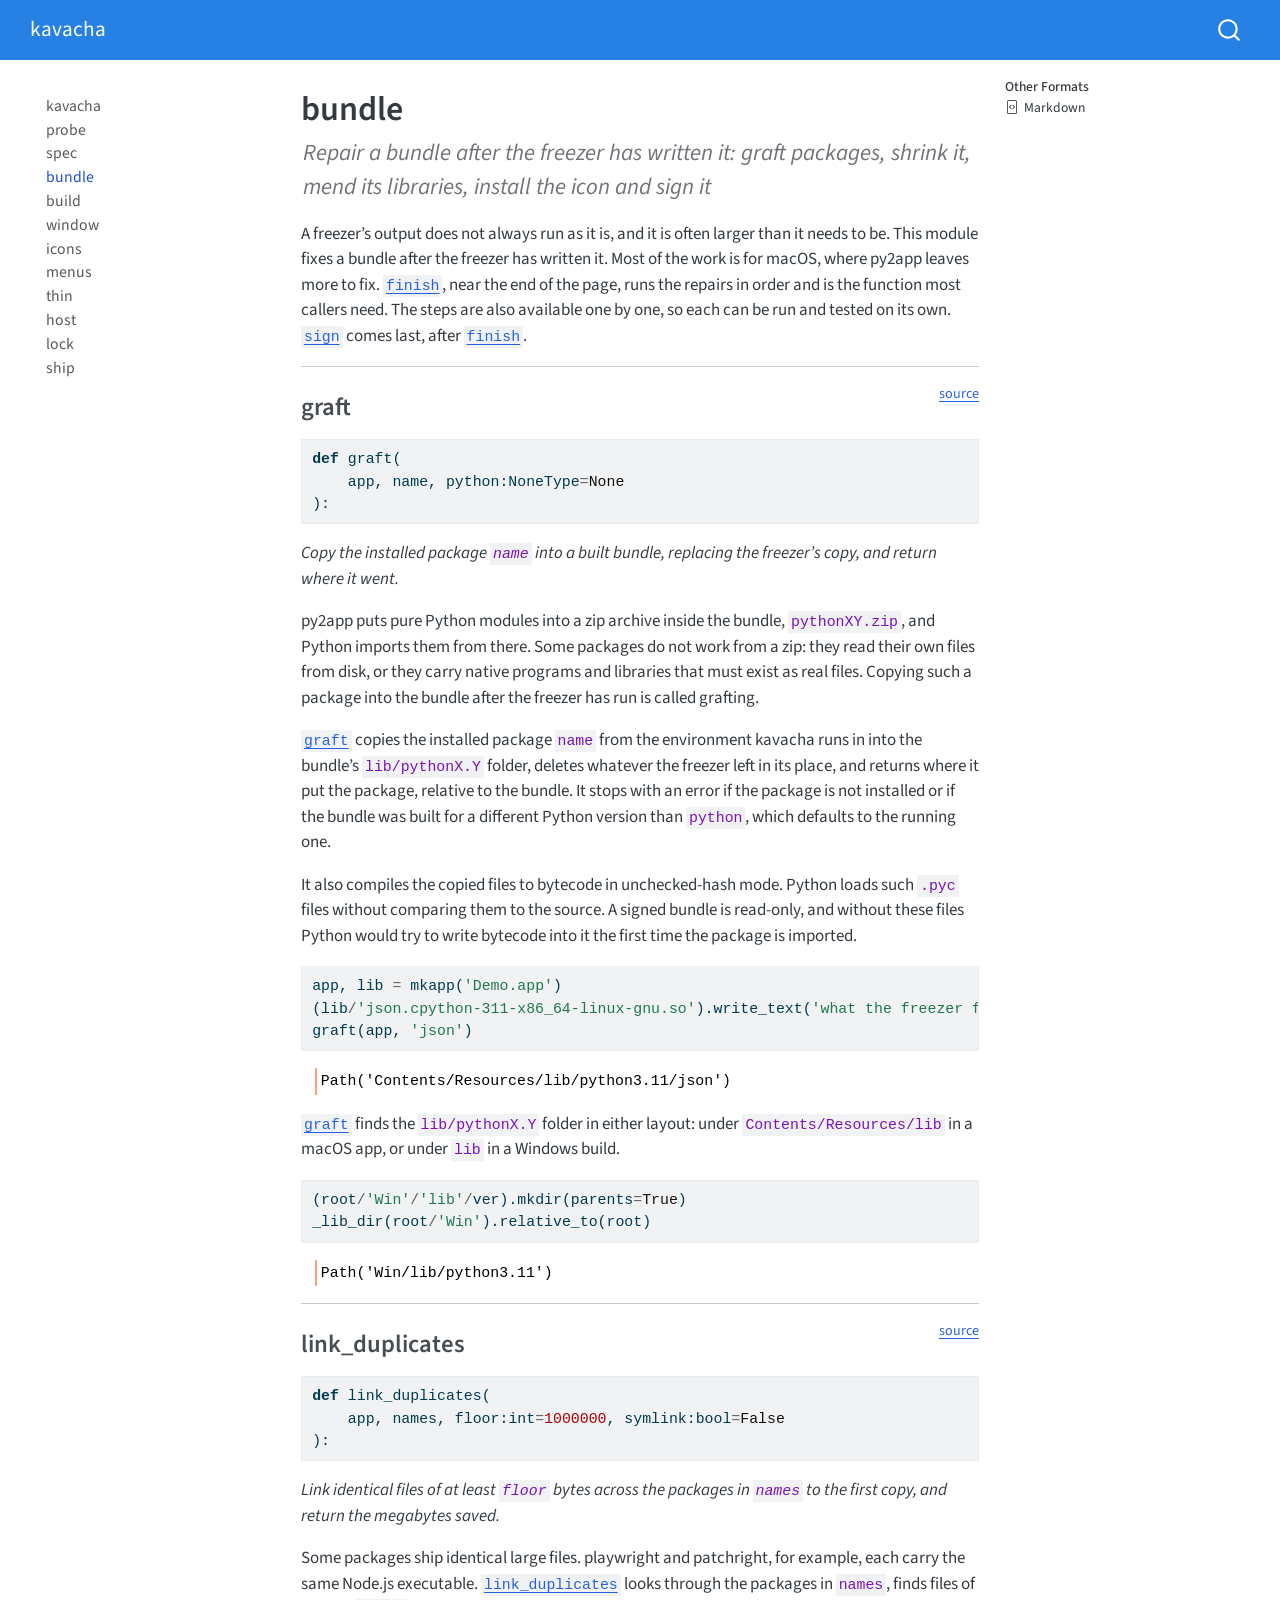
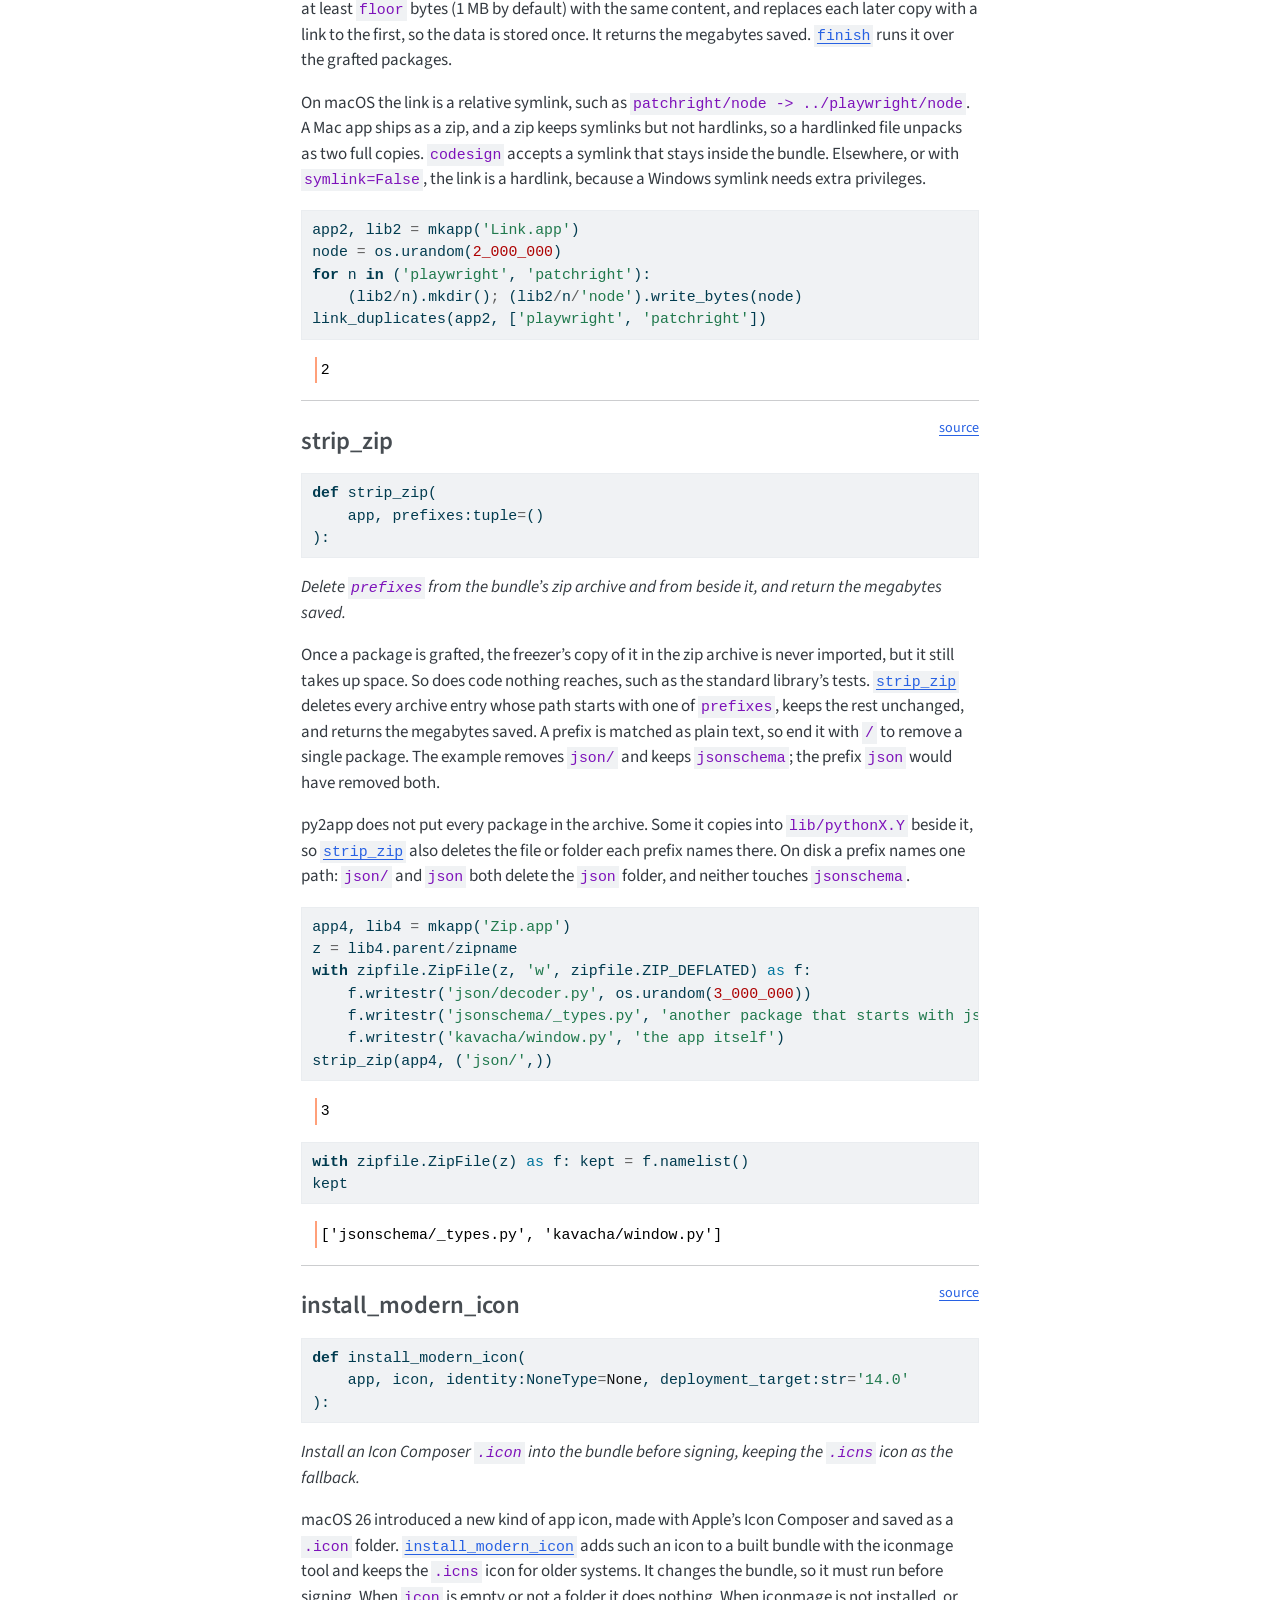
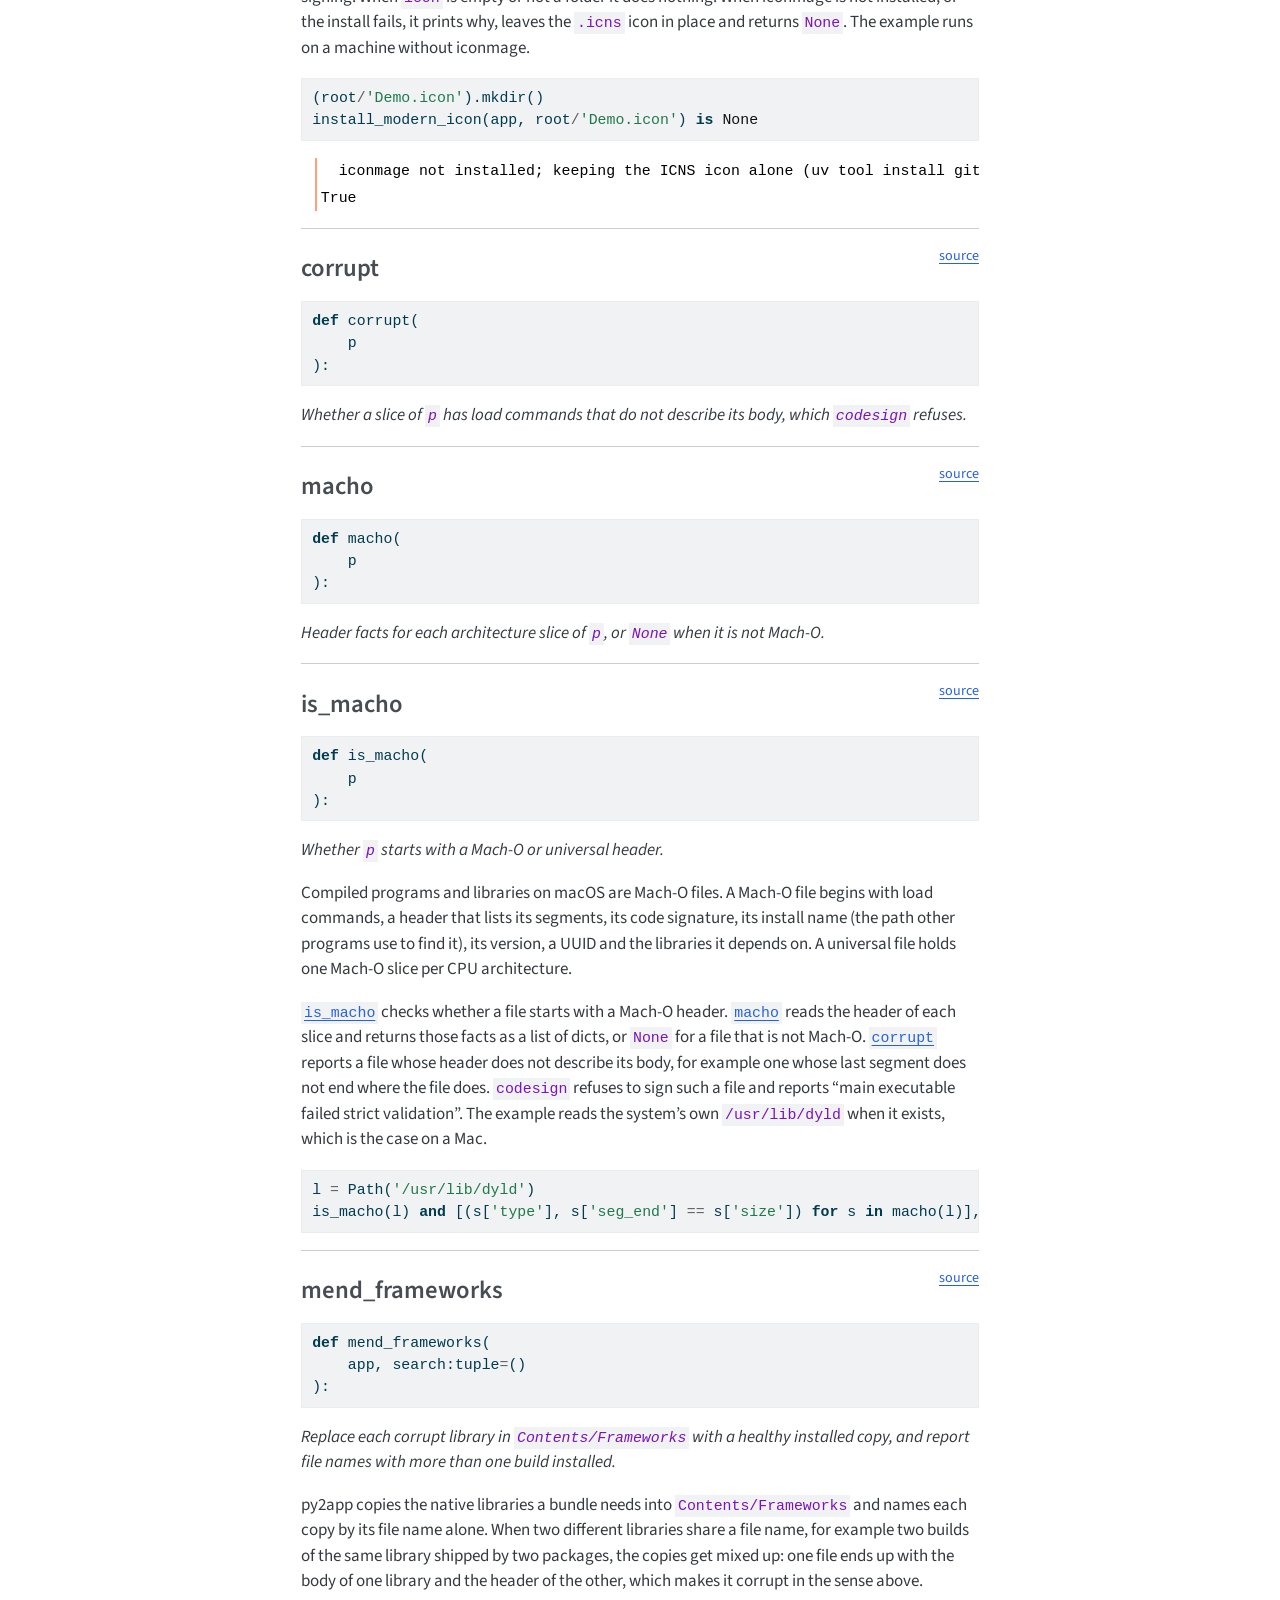
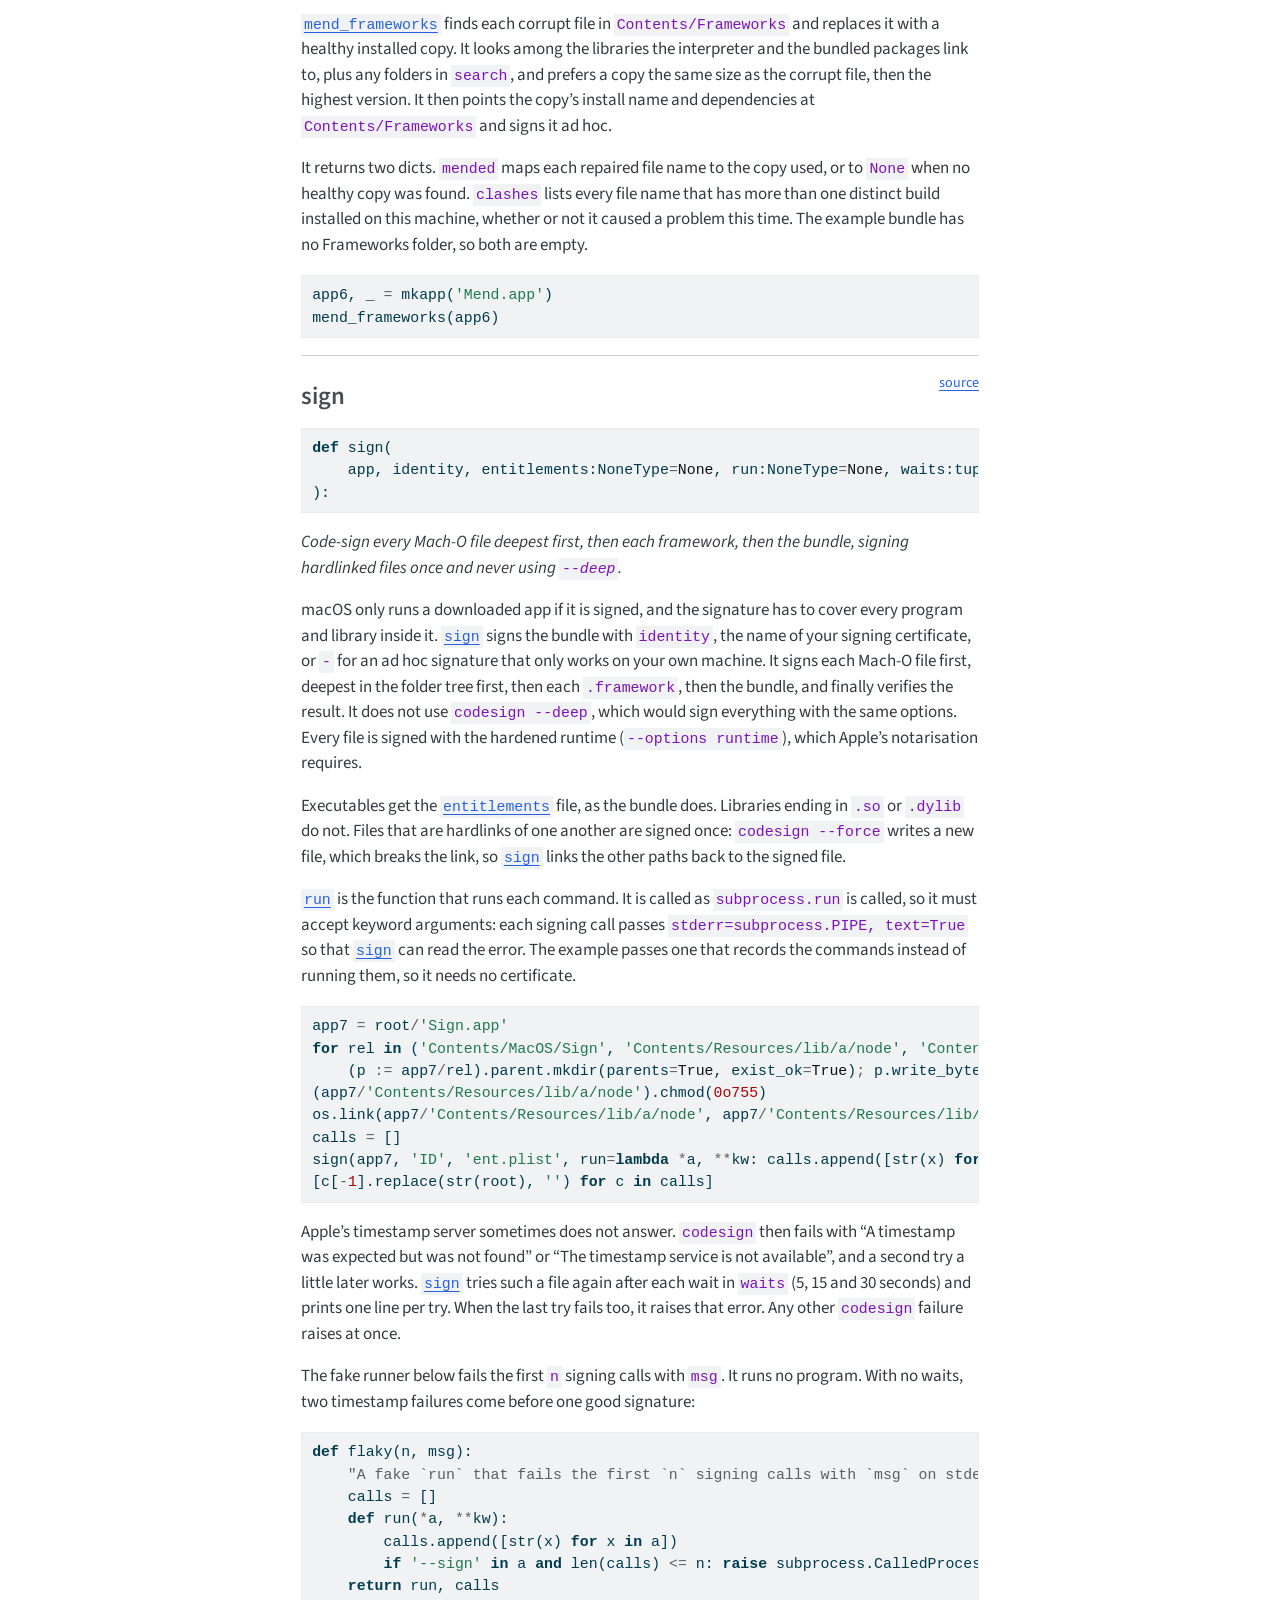
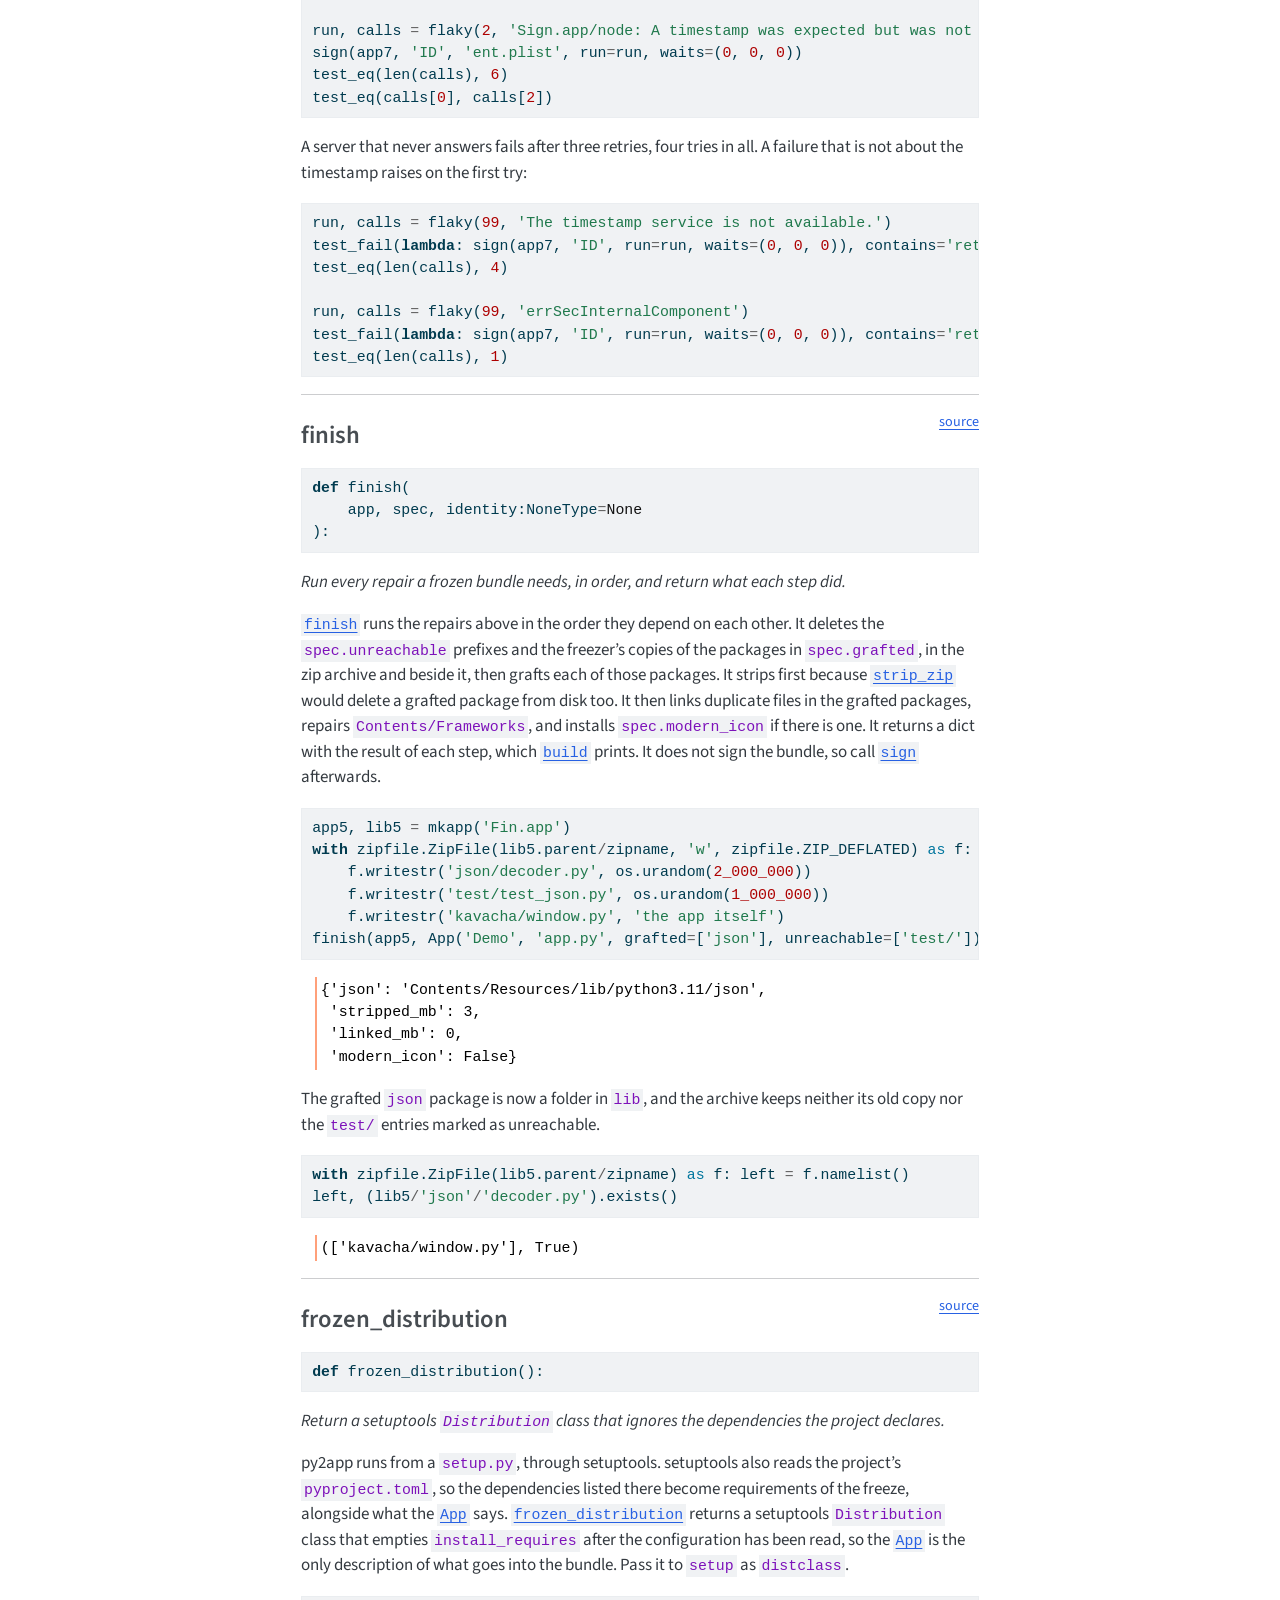
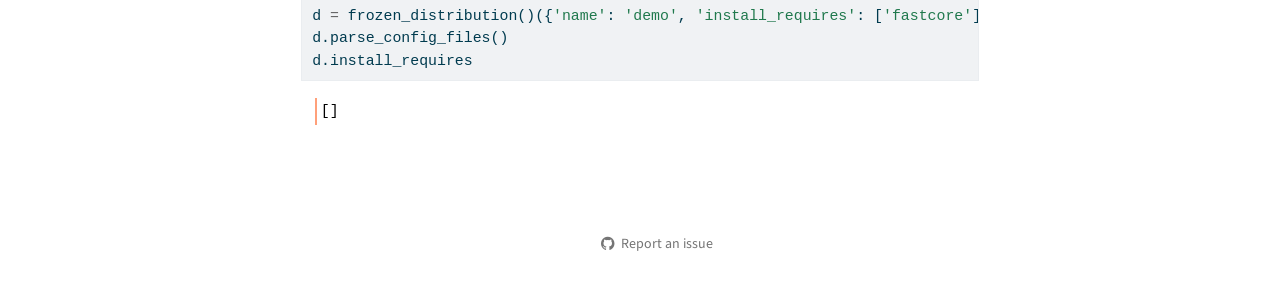
<file: bundle.html>
<!DOCTYPE html>
<html xmlns="http://www.w3.org/1999/xhtml" lang="en" xml:lang="en"><head>

<meta charset="utf-8">
<meta name="generator" content="quarto-1.11.9">

<meta name="viewport" content="width=device-width, initial-scale=1.0, user-scalable=yes">

<meta name="description" content="Repair a bundle after the freezer has written it: graft packages, shrink it, mend its libraries, install the icon and sign it">

<title>bundle – kavacha</title>
<style>
/* Default styles provided by pandoc.
** See https://pandoc.org/MANUAL.html#variables-for-html for config info.
*/
span.smallcaps{font-variant: small-caps;}
div.columns{display: flex; gap: 1.5em;}
div.column{flex: auto;}
@media screen {
div.columns{gap: min(4vw, 1.5em);}
div.column{overflow-x: auto;}
}
div.hanging-indent{margin-left: 1.5em; text-indent: -1.5em;}
ul.task-list{list-style: none;}
ul.task-list li input[type="checkbox"] {
  width: 0.8em;
  margin: 0 0.8em 0.2em -1em; /* quarto-specific, see https://github.com/quarto-dev/quarto-cli/issues/4556 */ 
  vertical-align: middle;
}
/* CSS for syntax highlighting */
html { -webkit-text-size-adjust: 100%; }
pre > code.sourceCode { white-space: pre; position: relative; }
pre > code.sourceCode > span { display: inline-block; line-height: 1.25; }
pre > code.sourceCode > span:empty { height: 1.2em; }
.sourceCode { overflow: visible; }
code.sourceCode > span { color: inherit; text-decoration: inherit; }
div.sourceCode { margin: 1em 0; }
pre.sourceCode { margin: 0; }
@media screen {
div.sourceCode { overflow: auto; }
}
@media print {
pre > code.sourceCode { white-space: pre-wrap; }
pre > code.sourceCode > span { text-indent: -5em; padding-left: 5em; }
}
pre.numberSource code
  { counter-reset: source-line 0; }
pre.numberSource code > span
  { position: relative; left: -4em; counter-increment: source-line; }
pre.numberSource code > span > a:first-child::before
  { content: counter(source-line);
    position: relative; left: -1em; text-align: right; vertical-align: baseline;
    border: none; display: inline-block;
    -webkit-touch-callout: none; -webkit-user-select: none;
    -khtml-user-select: none; -moz-user-select: none;
    -ms-user-select: none; user-select: none;
    padding: 0 4px; width: 4em;
  }
pre.numberSource { margin-left: 3em;  padding-left: 4px; }
div.sourceCode
  {   }
@media screen {
pre > code.sourceCode > span > a:first-child::before { text-decoration: underline; }
}
</style>


<script src="site_libs/quarto-nav/quarto-nav.js"></script>
<script src="site_libs/quarto-nav/headroom.min.js"></script>
<script src="site_libs/clipboard/clipboard.min.js"></script>
<script src="site_libs/quarto-search/autocomplete.umd.js"></script>
<script src="site_libs/quarto-search/fuse.min.js"></script>
<script src="site_libs/quarto-search/quarto-search.js"></script>
<meta name="quarto:offset" content="./">
<script src="site_libs/quarto-html/quarto.js" type="module"></script>
<script src="site_libs/quarto-html/tabsets/tabsets.js" type="module"></script>
<script src="site_libs/quarto-html/scrollable-regions/scrollable-regions.js" type="module"></script>
<script src="site_libs/quarto-html/popper.min.js"></script>
<script src="site_libs/quarto-html/tippy.umd.min.js"></script>
<script src="site_libs/quarto-html/anchor.min.js"></script>
<link href="site_libs/quarto-html/tippy.css" rel="stylesheet">
<link href="site_libs/quarto-html/quarto-syntax-highlighting-63b5708e65d6cd79cd7618c58d0c21e7.css" rel="stylesheet" id="quarto-text-highlighting-styles">
<script src="site_libs/bootstrap/bootstrap.min.js"></script>
<link href="site_libs/bootstrap/bootstrap-icons.css" rel="stylesheet">
<link href="site_libs/bootstrap/bootstrap-f803fa4e565d46961d2a1845e6c2e3f5.min.css" rel="stylesheet" append-hash="true" id="quarto-bootstrap" data-mode="light">
<script id="quarto-search-options" type="application/json">{
  "location": "navbar",
  "copy-button": false,
  "collapse-after": 3,
  "panel-placement": "end",
  "type": "overlay",
  "limit": 50,
  "keyboard-shortcut": [
    "f",
    "/",
    "s"
  ],
  "show-item-context": false,
  "language": {
    "search-no-results-text": "No results",
    "search-matching-documents-text": "matching documents",
    "search-copy-link-title": "Copy link to search",
    "search-hide-matches-text": "Hide additional matches",
    "search-more-match-text": "more match in this document",
    "search-more-matches-text": "more matches in this document",
    "search-clear-button-title": "Clear",
    "search-text-placeholder": "",
    "search-detached-cancel-button-title": "Cancel",
    "search-submit-button-title": "Submit",
    "search-label": "Search"
  }
}</script>


<link rel="stylesheet" href="styles.css">
<meta property="og:title" content="bundle – kavacha">
<meta property="og:description" content="Repair a bundle after the freezer has written it: graft packages, shrink it, mend its libraries, install the icon and sign it">
<meta property="og:site_name" content="kavacha">
<meta name="twitter:title" content="bundle – kavacha">
<meta name="twitter:description" content="Repair a bundle after the freezer has written it: graft packages, shrink it, mend its libraries, install the icon and sign it">
<meta name="twitter:card" content="summary">
</head>

<body class="nav-sidebar floating nav-fixed quarto-light"><a id="quarto-skip-link" class="visually-hidden-focusable" href="#quarto-document-content">Skip to main content</a>

<div id="quarto-search-results"></div>
  <header id="quarto-header" class="headroom fixed-top">
    <nav class="navbar navbar-expand-lg " data-bs-theme="dark" aria-label="Site">
      <div class="navbar-container container-fluid">
      <div class="navbar-brand-container mx-auto">
    <a class="navbar-brand" href="./index.html">
    <span class="navbar-title">kavacha</span>
    </a>
  </div>
        <div class="quarto-navbar-tools tools-end">
</div>
          <div id="quarto-search" class="" title="Search"></div>
      </div> <!-- /container-fluid -->
    </nav>
  <nav class="quarto-secondary-nav" aria-label="Toolbar">
    <div class="container-fluid d-flex">
      <button type="button" class="quarto-btn-toggle btn" data-bs-toggle="collapse" role="button" data-bs-target=".quarto-sidebar-collapse-item" aria-controls="quarto-sidebar" aria-expanded="false" aria-label="Toggle sidebar navigation" onclick="if (window.quartoToggleHeadroom) { window.quartoToggleHeadroom(); }">
        <i class="bi bi-layout-text-sidebar-reverse"></i>
      </button>
        <nav class="quarto-page-breadcrumbs" aria-label="Breadcrumbs"><ol class="breadcrumb"><li class="breadcrumb-item"><a href="./bundle.html">bundle</a></li></ol></nav>
        <a class="flex-grow-1" data-bs-toggle="collapse" data-bs-target=".quarto-sidebar-collapse-item" onclick="if (window.quartoToggleHeadroom) { window.quartoToggleHeadroom(); }">      
        </a>
    </div>
  </nav>
</header>
<!-- content -->
<div id="quarto-content" class="quarto-container page-columns page-rows-contents page-layout-article page-navbar">
<!-- sidebar -->
  <nav id="quarto-sidebar" class="sidebar collapse collapse-horizontal quarto-sidebar-collapse-item sidebar-navigation floating overflow-auto" aria-label="Section">
    <div class="sidebar-menu-container"> 
    <ul class="list-unstyled mt-1">
        <li class="sidebar-item">
  <div class="sidebar-item-container"> 
  <a href="./index.html" class="sidebar-item-text sidebar-link">
 <span class="menu-text">kavacha</span></a>
  </div>
</li>
        <li class="sidebar-item">
  <div class="sidebar-item-container"> 
  <a href="./probe.html" class="sidebar-item-text sidebar-link">
 <span class="menu-text">probe</span></a>
  </div>
</li>
        <li class="sidebar-item">
  <div class="sidebar-item-container"> 
  <a href="./spec.html" class="sidebar-item-text sidebar-link">
 <span class="menu-text">spec</span></a>
  </div>
</li>
        <li class="sidebar-item">
  <div class="sidebar-item-container"> 
  <a href="./bundle.html" class="sidebar-item-text sidebar-link active">
 <span class="menu-text">bundle</span></a>
  </div>
</li>
        <li class="sidebar-item">
  <div class="sidebar-item-container"> 
  <a href="./build.html" class="sidebar-item-text sidebar-link">
 <span class="menu-text">build</span></a>
  </div>
</li>
        <li class="sidebar-item">
  <div class="sidebar-item-container"> 
  <a href="./window.html" class="sidebar-item-text sidebar-link">
 <span class="menu-text">window</span></a>
  </div>
</li>
        <li class="sidebar-item">
  <div class="sidebar-item-container"> 
  <a href="./icons.html" class="sidebar-item-text sidebar-link">
 <span class="menu-text">icons</span></a>
  </div>
</li>
        <li class="sidebar-item">
  <div class="sidebar-item-container"> 
  <a href="./menus.html" class="sidebar-item-text sidebar-link">
 <span class="menu-text">menus</span></a>
  </div>
</li>
        <li class="sidebar-item">
  <div class="sidebar-item-container"> 
  <a href="./thin.html" class="sidebar-item-text sidebar-link">
 <span class="menu-text">thin</span></a>
  </div>
</li>
        <li class="sidebar-item">
  <div class="sidebar-item-container"> 
  <a href="./host.html" class="sidebar-item-text sidebar-link">
 <span class="menu-text">host</span></a>
  </div>
</li>
        <li class="sidebar-item">
  <div class="sidebar-item-container"> 
  <a href="./lock.html" class="sidebar-item-text sidebar-link">
 <span class="menu-text">lock</span></a>
  </div>
</li>
        <li class="sidebar-item">
  <div class="sidebar-item-container"> 
  <a href="./ship.html" class="sidebar-item-text sidebar-link">
 <span class="menu-text">ship</span></a>
  </div>
</li>
    </ul>
    </div>
</nav>
<div id="quarto-sidebar-glass" class="quarto-sidebar-collapse-item" data-bs-toggle="collapse" data-bs-target=".quarto-sidebar-collapse-item"></div>
<!-- margin-sidebar -->
    <div id="quarto-margin-sidebar" class="sidebar margin-sidebar">
        
    <div class="quarto-alternate-formats"><h2>Other Formats</h2><ul><li><a href="bundle.html.md"><i class="bi bi-file-code"></i>Markdown</a></li></ul></div></div>
<!-- main -->
<main class="content" id="quarto-document-content" tabindex="-1">

<header id="title-block-header" class="quarto-title-block default">
<div class="quarto-title">
<h1 class="title">bundle</h1>
</div>

<div>
  <div class="description">
    Repair a bundle after the freezer has written it: graft packages, shrink it, mend its libraries, install the icon and sign it
  </div>
</div>


<div class="quarto-title-meta">

    
  
    
  </div>
  


</header>


<!-- WARNING: THIS FILE WAS AUTOGENERATED! DO NOT EDIT! -->
<p>A freezer’s output does not always run as it is, and it is often larger than it needs to be. This module fixes a bundle after the freezer has written it. Most of the work is for macOS, where py2app leaves more to fix. <a href="https://vedicreader.github.io/kavacha/bundle.html#finish"><code>finish</code></a>, near the end of the page, runs the repairs in order and is the function most callers need. The steps are also available one by one, so each can be run and tested on its own. <a href="https://vedicreader.github.io/kavacha/bundle.html#sign"><code>sign</code></a> comes last, after <a href="https://vedicreader.github.io/kavacha/bundle.html#finish"><code>finish</code></a>.</p>
<div id="c0927665" class="cell" data-quarto-private-1="{&quot;key&quot;:&quot;execution&quot;,&quot;value&quot;:{&quot;iopub.execute_input&quot;:&quot;2026-11-22T04:32:45.390671+00:00&quot;,&quot;shell.execute_reply&quot;:&quot;2026-11-22T04:32:45.456585+00:00&quot;,&quot;total&quot;:0.06591925400000065}}" data-execution_count="4">
<hr>
<p><a href="https://github.com/vedicreader/kavacha/blob/main/kavacha/bundle.py#L13" target="_blank" style="float:right; font-size:smaller">source</a></p>
<section id="graft" class="level3">
<h3 class="anchored" data-anchor-id="graft">graft</h3>
<div class="code-copy-outer-scaffold"><div class="sourceCode" id="cb1"><pre class="sourceCode python code-with-copy"><code class="sourceCode python"><span id="cb1-1"><a href="#cb1-1" aria-hidden="true" tabindex="-1"></a><span class="kw">def</span> graft(</span>
<span id="cb1-2"><a href="#cb1-2" aria-hidden="true" tabindex="-1"></a>    app, name, python:NoneType<span class="op">=</span><span class="va">None</span></span>
<span id="cb1-3"><a href="#cb1-3" aria-hidden="true" tabindex="-1"></a>):</span></code></pre></div><button title="Copy to Clipboard" class="code-copy-button"><i class="bi"></i></button></div>
<p><em>Copy the installed package <code>name</code> into a built bundle, replacing the freezer’s copy, and return where it went.</em></p>
</section>
</div>
<p>py2app puts pure Python modules into a zip archive inside the bundle, <code>pythonXY.zip</code>, and Python imports them from there. Some packages do not work from a zip: they read their own files from disk, or they carry native programs and libraries that must exist as real files. Copying such a package into the bundle after the freezer has run is called grafting.</p>
<p><a href="https://vedicreader.github.io/kavacha/bundle.html#graft"><code>graft</code></a> copies the installed package <code>name</code> from the environment kavacha runs in into the bundle’s <code>lib/pythonX.Y</code> folder, deletes whatever the freezer left in its place, and returns where it put the package, relative to the bundle. It stops with an error if the package is not installed or if the bundle was built for a different Python version than <code>python</code>, which defaults to the running one.</p>
<p>It also compiles the copied files to bytecode in unchecked-hash mode. Python loads such <code>.pyc</code> files without comparing them to the source. A signed bundle is read-only, and without these files Python would try to write bytecode into it the first time the package is imported.</p>
<div id="d0401bb0" class="cell">
<div class="code-copy-outer-scaffold"><div class="sourceCode cell-code" id="cb2"><pre class="sourceCode python code-with-copy"><code class="sourceCode python"><span id="cb2-1"><a href="#cb2-1" aria-hidden="true" tabindex="-1"></a>app, lib <span class="op">=</span> mkapp(<span class="st">'Demo.app'</span>)</span>
<span id="cb2-2"><a href="#cb2-2" aria-hidden="true" tabindex="-1"></a>(lib<span class="op">/</span><span class="st">'json.cpython-311-x86_64-linux-gnu.so'</span>).write_text(<span class="st">'what the freezer flattened'</span>)</span>
<span id="cb2-3"><a href="#cb2-3" aria-hidden="true" tabindex="-1"></a>graft(app, <span class="st">'json'</span>)</span></code></pre></div><button title="Copy to Clipboard" class="code-copy-button"><i class="bi"></i></button></div>
<div class="cell-output cell-output-display">
<pre><code>Path('Contents/Resources/lib/python3.11/json')</code></pre>
</div>
</div>
<p><a href="https://vedicreader.github.io/kavacha/bundle.html#graft"><code>graft</code></a> finds the <code>lib/pythonX.Y</code> folder in either layout: under <code>Contents/Resources/lib</code> in a macOS app, or under <code>lib</code> in a Windows build.</p>
<div id="da0c266b" class="cell">
<div class="code-copy-outer-scaffold"><div class="sourceCode cell-code" id="cb4"><pre class="sourceCode python code-with-copy"><code class="sourceCode python"><span id="cb4-1"><a href="#cb4-1" aria-hidden="true" tabindex="-1"></a>(root<span class="op">/</span><span class="st">'Win'</span><span class="op">/</span><span class="st">'lib'</span><span class="op">/</span>ver).mkdir(parents<span class="op">=</span><span class="va">True</span>)</span>
<span id="cb4-2"><a href="#cb4-2" aria-hidden="true" tabindex="-1"></a>_lib_dir(root<span class="op">/</span><span class="st">'Win'</span>).relative_to(root)</span></code></pre></div><button title="Copy to Clipboard" class="code-copy-button"><i class="bi"></i></button></div>
<div class="cell-output cell-output-display">
<pre><code>Path('Win/lib/python3.11')</code></pre>
</div>
</div>
<div id="6b495021" class="cell" data-quarto-private-1="{&quot;key&quot;:&quot;execution&quot;,&quot;value&quot;:{&quot;iopub.execute_input&quot;:&quot;2026-11-22T04:32:45.460531+00:00&quot;,&quot;shell.execute_reply&quot;:&quot;2026-11-22T04:32:45.464037+00:00&quot;,&quot;total&quot;:0.003509397000001968}}" data-execution_count="6">
<hr>
<p><a href="https://github.com/vedicreader/kavacha/blob/main/kavacha/bundle.py#L40" target="_blank" style="float:right; font-size:smaller">source</a></p>
<section id="link_duplicates" class="level3">
<h3 class="anchored" data-anchor-id="link_duplicates">link_duplicates</h3>
<div class="code-copy-outer-scaffold"><div class="sourceCode" id="cb6"><pre class="sourceCode python code-with-copy"><code class="sourceCode python"><span id="cb6-1"><a href="#cb6-1" aria-hidden="true" tabindex="-1"></a><span class="kw">def</span> link_duplicates(</span>
<span id="cb6-2"><a href="#cb6-2" aria-hidden="true" tabindex="-1"></a>    app, names, floor:<span class="bu">int</span><span class="op">=</span><span class="dv">1000000</span>, symlink:<span class="bu">bool</span><span class="op">=</span><span class="va">False</span></span>
<span id="cb6-3"><a href="#cb6-3" aria-hidden="true" tabindex="-1"></a>):</span></code></pre></div><button title="Copy to Clipboard" class="code-copy-button"><i class="bi"></i></button></div>
<p><em>Link identical files of at least <code>floor</code> bytes across the packages in <code>names</code> to the first copy, and return the megabytes saved.</em></p>
</section>
</div>
<p>Some packages ship identical large files. playwright and patchright, for example, each carry the same Node.js executable. <a href="https://vedicreader.github.io/kavacha/bundle.html#link_duplicates"><code>link_duplicates</code></a> looks through the packages in <code>names</code>, finds files of at least <code>floor</code> bytes (1 MB by default) with the same content, and replaces each later copy with a link to the first, so the data is stored once. It returns the megabytes saved. <a href="https://vedicreader.github.io/kavacha/bundle.html#finish"><code>finish</code></a> runs it over the grafted packages.</p>
<p>On macOS the link is a relative symlink, such as <code>patchright/node -&gt; ../playwright/node</code>. A Mac app ships as a zip, and a zip keeps symlinks but not hardlinks, so a hardlinked file unpacks as two full copies. <code>codesign</code> accepts a symlink that stays inside the bundle. Elsewhere, or with <code>symlink=False</code>, the link is a hardlink, because a Windows symlink needs extra privileges.</p>
<div id="a2bb22c3" class="cell">
<div class="code-copy-outer-scaffold"><div class="sourceCode cell-code" id="cb7"><pre class="sourceCode python code-with-copy"><code class="sourceCode python"><span id="cb7-1"><a href="#cb7-1" aria-hidden="true" tabindex="-1"></a>app2, lib2 <span class="op">=</span> mkapp(<span class="st">'Link.app'</span>)</span>
<span id="cb7-2"><a href="#cb7-2" aria-hidden="true" tabindex="-1"></a>node <span class="op">=</span> os.urandom(<span class="dv">2_000_000</span>)                          </span>
<span id="cb7-3"><a href="#cb7-3" aria-hidden="true" tabindex="-1"></a><span class="cf">for</span> n <span class="kw">in</span> (<span class="st">'playwright'</span>, <span class="st">'patchright'</span>):</span>
<span id="cb7-4"><a href="#cb7-4" aria-hidden="true" tabindex="-1"></a>    (lib2<span class="op">/</span>n).mkdir()<span class="op">;</span> (lib2<span class="op">/</span>n<span class="op">/</span><span class="st">'node'</span>).write_bytes(node)</span>
<span id="cb7-5"><a href="#cb7-5" aria-hidden="true" tabindex="-1"></a>link_duplicates(app2, [<span class="st">'playwright'</span>, <span class="st">'patchright'</span>])</span></code></pre></div><button title="Copy to Clipboard" class="code-copy-button"><i class="bi"></i></button></div>
<div class="cell-output cell-output-display">
<pre><code>2</code></pre>
</div>
</div>
<div id="f1ca6ebf" class="cell" data-quarto-private-1="{&quot;key&quot;:&quot;execution&quot;,&quot;value&quot;:{&quot;iopub.execute_input&quot;:&quot;2026-11-22T04:32:45.488759+00:00&quot;,&quot;shell.execute_reply&quot;:&quot;2026-11-22T04:32:45.492418+00:00&quot;,&quot;total&quot;:0.003661752000006402}}" data-execution_count="8">
<hr>
<p><a href="https://github.com/vedicreader/kavacha/blob/main/kavacha/bundle.py#L73" target="_blank" style="float:right; font-size:smaller">source</a></p>
<section id="strip_zip" class="level3">
<h3 class="anchored" data-anchor-id="strip_zip">strip_zip</h3>
<div class="code-copy-outer-scaffold"><div class="sourceCode" id="cb9"><pre class="sourceCode python code-with-copy"><code class="sourceCode python"><span id="cb9-1"><a href="#cb9-1" aria-hidden="true" tabindex="-1"></a><span class="kw">def</span> strip_zip(</span>
<span id="cb9-2"><a href="#cb9-2" aria-hidden="true" tabindex="-1"></a>    app, prefixes:<span class="bu">tuple</span><span class="op">=</span>()</span>
<span id="cb9-3"><a href="#cb9-3" aria-hidden="true" tabindex="-1"></a>):</span></code></pre></div><button title="Copy to Clipboard" class="code-copy-button"><i class="bi"></i></button></div>
<p><em>Delete <code>prefixes</code> from the bundle’s zip archive and from beside it, and return the megabytes saved.</em></p>
</section>
</div>
<p>Once a package is grafted, the freezer’s copy of it in the zip archive is never imported, but it still takes up space. So does code nothing reaches, such as the standard library’s tests. <a href="https://vedicreader.github.io/kavacha/bundle.html#strip_zip"><code>strip_zip</code></a> deletes every archive entry whose path starts with one of <code>prefixes</code>, keeps the rest unchanged, and returns the megabytes saved. A prefix is matched as plain text, so end it with <code>/</code> to remove a single package. The example removes <code>json/</code> and keeps <code>jsonschema</code>; the prefix <code>json</code> would have removed both.</p>
<p>py2app does not put every package in the archive. Some it copies into <code>lib/pythonX.Y</code> beside it, so <a href="https://vedicreader.github.io/kavacha/bundle.html#strip_zip"><code>strip_zip</code></a> also deletes the file or folder each prefix names there. On disk a prefix names one path: <code>json/</code> and <code>json</code> both delete the <code>json</code> folder, and neither touches <code>jsonschema</code>.</p>
<div id="c32094fa" class="cell">
<div class="code-copy-outer-scaffold"><div class="sourceCode cell-code" id="cb10"><pre class="sourceCode python code-with-copy"><code class="sourceCode python"><span id="cb10-1"><a href="#cb10-1" aria-hidden="true" tabindex="-1"></a>app4, lib4 <span class="op">=</span> mkapp(<span class="st">'Zip.app'</span>)</span>
<span id="cb10-2"><a href="#cb10-2" aria-hidden="true" tabindex="-1"></a>z <span class="op">=</span> lib4.parent<span class="op">/</span>zipname</span>
<span id="cb10-3"><a href="#cb10-3" aria-hidden="true" tabindex="-1"></a><span class="cf">with</span> zipfile.ZipFile(z, <span class="st">'w'</span>, zipfile.ZIP_DEFLATED) <span class="im">as</span> f:</span>
<span id="cb10-4"><a href="#cb10-4" aria-hidden="true" tabindex="-1"></a>    f.writestr(<span class="st">'json/decoder.py'</span>, os.urandom(<span class="dv">3_000_000</span>))</span>
<span id="cb10-5"><a href="#cb10-5" aria-hidden="true" tabindex="-1"></a>    f.writestr(<span class="st">'jsonschema/_types.py'</span>, <span class="st">'another package that starts with json'</span>)</span>
<span id="cb10-6"><a href="#cb10-6" aria-hidden="true" tabindex="-1"></a>    f.writestr(<span class="st">'kavacha/window.py'</span>, <span class="st">'the app itself'</span>)</span>
<span id="cb10-7"><a href="#cb10-7" aria-hidden="true" tabindex="-1"></a>strip_zip(app4, (<span class="st">'json/'</span>,))</span></code></pre></div><button title="Copy to Clipboard" class="code-copy-button"><i class="bi"></i></button></div>
<div class="cell-output cell-output-display">
<pre><code>3</code></pre>
</div>
</div>
<div id="98a980d3" class="cell">
<div class="code-copy-outer-scaffold"><div class="sourceCode cell-code" id="cb12"><pre class="sourceCode python code-with-copy"><code class="sourceCode python"><span id="cb12-1"><a href="#cb12-1" aria-hidden="true" tabindex="-1"></a><span class="cf">with</span> zipfile.ZipFile(z) <span class="im">as</span> f: kept <span class="op">=</span> f.namelist()</span>
<span id="cb12-2"><a href="#cb12-2" aria-hidden="true" tabindex="-1"></a>kept</span></code></pre></div><button title="Copy to Clipboard" class="code-copy-button"><i class="bi"></i></button></div>
<div class="cell-output cell-output-display">
<pre><code>['jsonschema/_types.py', 'kavacha/window.py']</code></pre>
</div>
</div>
<div id="3ee139a7" class="cell" data-quarto-private-1="{&quot;key&quot;:&quot;execution&quot;,&quot;value&quot;:{&quot;iopub.execute_input&quot;:&quot;2026-11-22T04:32:45.494664+00:00&quot;,&quot;shell.execute_reply&quot;:&quot;2026-11-22T04:32:45.497572+00:00&quot;,&quot;total&quot;:0.0029109480000002463}}" data-execution_count="10">
<hr>
<p><a href="https://github.com/vedicreader/kavacha/blob/main/kavacha/bundle.py#L84" target="_blank" style="float:right; font-size:smaller">source</a></p>
<section id="install_modern_icon" class="level3">
<h3 class="anchored" data-anchor-id="install_modern_icon">install_modern_icon</h3>
<div class="code-copy-outer-scaffold"><div class="sourceCode" id="cb14"><pre class="sourceCode python code-with-copy"><code class="sourceCode python"><span id="cb14-1"><a href="#cb14-1" aria-hidden="true" tabindex="-1"></a><span class="kw">def</span> install_modern_icon(</span>
<span id="cb14-2"><a href="#cb14-2" aria-hidden="true" tabindex="-1"></a>    app, icon, identity:NoneType<span class="op">=</span><span class="va">None</span>, deployment_target:<span class="bu">str</span><span class="op">=</span><span class="st">'14.0'</span></span>
<span id="cb14-3"><a href="#cb14-3" aria-hidden="true" tabindex="-1"></a>):</span></code></pre></div><button title="Copy to Clipboard" class="code-copy-button"><i class="bi"></i></button></div>
<p><em>Install an Icon Composer <code>.icon</code> into the bundle before signing, keeping the <code>.icns</code> icon as the fallback.</em></p>
</section>
</div>
<p>macOS 26 introduced a new kind of app icon, made with Apple’s Icon Composer and saved as a <code>.icon</code> folder. <a href="https://vedicreader.github.io/kavacha/bundle.html#install_modern_icon"><code>install_modern_icon</code></a> adds such an icon to a built bundle with the iconmage tool and keeps the <code>.icns</code> icon for older systems. It changes the bundle, so it must run before signing. When <code>icon</code> is empty or not a folder it does nothing. When iconmage is not installed, or the install fails, it prints why, leaves the <code>.icns</code> icon in place and returns <code>None</code>. The example runs on a machine without iconmage.</p>
<div id="b45931cc" class="cell">
<div class="code-copy-outer-scaffold"><div class="sourceCode cell-code" id="cb15"><pre class="sourceCode python code-with-copy"><code class="sourceCode python"><span id="cb15-1"><a href="#cb15-1" aria-hidden="true" tabindex="-1"></a>(root<span class="op">/</span><span class="st">'Demo.icon'</span>).mkdir()</span>
<span id="cb15-2"><a href="#cb15-2" aria-hidden="true" tabindex="-1"></a>install_modern_icon(app, root<span class="op">/</span><span class="st">'Demo.icon'</span>) <span class="kw">is</span> <span class="va">None</span></span></code></pre></div><button title="Copy to Clipboard" class="code-copy-button"><i class="bi"></i></button></div>
<div class="cell-output cell-output-stdout">
<pre><code>  iconmage not installed; keeping the ICNS icon alone (uv tool install git+https://github.com/AnswerDotAI/iconmage.git)</code></pre>
</div>
<div class="cell-output cell-output-display">
<pre><code>True</code></pre>
</div>
</div>
<div id="56aadb56" class="cell" data-quarto-private-1="{&quot;key&quot;:&quot;execution&quot;,&quot;value&quot;:{&quot;iopub.execute_input&quot;:&quot;2026-11-22T04:32:45.503518+00:00&quot;,&quot;shell.execute_reply&quot;:&quot;2026-11-22T04:32:45.506398+00:00&quot;,&quot;total&quot;:0.002882671999998365}}" data-execution_count="12">
<hr>
<p><a href="https://github.com/vedicreader/kavacha/blob/main/kavacha/bundle.py#L145" target="_blank" style="float:right; font-size:smaller">source</a></p>
<section id="corrupt" class="level3">
<h3 class="anchored" data-anchor-id="corrupt">corrupt</h3>
<div class="code-copy-outer-scaffold"><div class="sourceCode" id="cb18"><pre class="sourceCode python code-with-copy"><code class="sourceCode python"><span id="cb18-1"><a href="#cb18-1" aria-hidden="true" tabindex="-1"></a><span class="kw">def</span> corrupt(</span>
<span id="cb18-2"><a href="#cb18-2" aria-hidden="true" tabindex="-1"></a>    p</span>
<span id="cb18-3"><a href="#cb18-3" aria-hidden="true" tabindex="-1"></a>):</span></code></pre></div><button title="Copy to Clipboard" class="code-copy-button"><i class="bi"></i></button></div>
<p><em>Whether a slice of <code>p</code> has load commands that do not describe its body, which <code>codesign</code> refuses.</em></p>
</section>
</div>
<div id="93c688ae" class="cell" data-quarto-private-1="{&quot;key&quot;:&quot;execution&quot;,&quot;value&quot;:{&quot;iopub.execute_input&quot;:&quot;2026-11-22T04:32:45.506492+00:00&quot;,&quot;shell.execute_reply&quot;:&quot;2026-11-22T04:32:45.509584+00:00&quot;,&quot;total&quot;:0.0030943420000042465}}" data-execution_count="13">
<hr>
<p><a href="https://github.com/vedicreader/kavacha/blob/main/kavacha/bundle.py#L133" target="_blank" style="float:right; font-size:smaller">source</a></p>
<section id="macho" class="level3">
<h3 class="anchored" data-anchor-id="macho">macho</h3>
<div class="code-copy-outer-scaffold"><div class="sourceCode" id="cb19"><pre class="sourceCode python code-with-copy"><code class="sourceCode python"><span id="cb19-1"><a href="#cb19-1" aria-hidden="true" tabindex="-1"></a><span class="kw">def</span> macho(</span>
<span id="cb19-2"><a href="#cb19-2" aria-hidden="true" tabindex="-1"></a>    p</span>
<span id="cb19-3"><a href="#cb19-3" aria-hidden="true" tabindex="-1"></a>):</span></code></pre></div><button title="Copy to Clipboard" class="code-copy-button"><i class="bi"></i></button></div>
<p><em>Header facts for each architecture slice of <code>p</code>, or <code>None</code> when it is not Mach-O.</em></p>
</section>
</div>
<div id="4087c89f" class="cell" data-quarto-private-1="{&quot;key&quot;:&quot;execution&quot;,&quot;value&quot;:{&quot;iopub.execute_input&quot;:&quot;2026-11-22T04:32:45.509675+00:00&quot;,&quot;shell.execute_reply&quot;:&quot;2026-11-22T04:32:45.512395+00:00&quot;,&quot;total&quot;:0.002722314999999753}}" data-execution_count="14">
<hr>
<p><a href="https://github.com/vedicreader/kavacha/blob/main/kavacha/bundle.py#L103" target="_blank" style="float:right; font-size:smaller">source</a></p>
<section id="is_macho" class="level3">
<h3 class="anchored" data-anchor-id="is_macho">is_macho</h3>
<div class="code-copy-outer-scaffold"><div class="sourceCode" id="cb20"><pre class="sourceCode python code-with-copy"><code class="sourceCode python"><span id="cb20-1"><a href="#cb20-1" aria-hidden="true" tabindex="-1"></a><span class="kw">def</span> is_macho(</span>
<span id="cb20-2"><a href="#cb20-2" aria-hidden="true" tabindex="-1"></a>    p</span>
<span id="cb20-3"><a href="#cb20-3" aria-hidden="true" tabindex="-1"></a>):</span></code></pre></div><button title="Copy to Clipboard" class="code-copy-button"><i class="bi"></i></button></div>
<p><em>Whether <code>p</code> starts with a Mach-O or universal header.</em></p>
</section>
</div>
<p>Compiled programs and libraries on macOS are Mach-O files. A Mach-O file begins with load commands, a header that lists its segments, its code signature, its install name (the path other programs use to find it), its version, a UUID and the libraries it depends on. A universal file holds one Mach-O slice per CPU architecture.</p>
<p><a href="https://vedicreader.github.io/kavacha/bundle.html#is_macho"><code>is_macho</code></a> checks whether a file starts with a Mach-O header. <a href="https://vedicreader.github.io/kavacha/bundle.html#macho"><code>macho</code></a> reads the header of each slice and returns those facts as a list of dicts, or <code>None</code> for a file that is not Mach-O. <a href="https://vedicreader.github.io/kavacha/bundle.html#corrupt"><code>corrupt</code></a> reports a file whose header does not describe its body, for example one whose last segment does not end where the file does. <code>codesign</code> refuses to sign such a file and reports “main executable failed strict validation”. The example reads the system’s own <code>/usr/lib/dyld</code> when it exists, which is the case on a Mac.</p>
<div id="d6282694" class="cell">
<div class="code-copy-outer-scaffold"><div class="sourceCode cell-code" id="cb21"><pre class="sourceCode python code-with-copy"><code class="sourceCode python"><span id="cb21-1"><a href="#cb21-1" aria-hidden="true" tabindex="-1"></a>l <span class="op">=</span> Path(<span class="st">'/usr/lib/dyld'</span>)</span>
<span id="cb21-2"><a href="#cb21-2" aria-hidden="true" tabindex="-1"></a>is_macho(l) <span class="kw">and</span> [(s[<span class="st">'type'</span>], s[<span class="st">'seg_end'</span>] <span class="op">==</span> s[<span class="st">'size'</span>]) <span class="cf">for</span> s <span class="kw">in</span> macho(l)], corrupt(l)</span></code></pre></div><button title="Copy to Clipboard" class="code-copy-button"><i class="bi"></i></button></div>
</div>
<div id="56effd98" class="cell" data-quarto-private-1="{&quot;key&quot;:&quot;execution&quot;,&quot;value&quot;:{&quot;iopub.execute_input&quot;:&quot;2026-11-22T04:32:45.519187+00:00&quot;,&quot;shell.execute_reply&quot;:&quot;2026-11-22T04:32:45.523862+00:00&quot;,&quot;total&quot;:0.004678140999999414}}" data-execution_count="16">
<hr>
<p><a href="https://github.com/vedicreader/kavacha/blob/main/kavacha/bundle.py#L190" target="_blank" style="float:right; font-size:smaller">source</a></p>
<section id="mend_frameworks" class="level3">
<h3 class="anchored" data-anchor-id="mend_frameworks">mend_frameworks</h3>
<div class="code-copy-outer-scaffold"><div class="sourceCode" id="cb22"><pre class="sourceCode python code-with-copy"><code class="sourceCode python"><span id="cb22-1"><a href="#cb22-1" aria-hidden="true" tabindex="-1"></a><span class="kw">def</span> mend_frameworks(</span>
<span id="cb22-2"><a href="#cb22-2" aria-hidden="true" tabindex="-1"></a>    app, search:<span class="bu">tuple</span><span class="op">=</span>()</span>
<span id="cb22-3"><a href="#cb22-3" aria-hidden="true" tabindex="-1"></a>):</span></code></pre></div><button title="Copy to Clipboard" class="code-copy-button"><i class="bi"></i></button></div>
<p><em>Replace each corrupt library in <code>Contents/Frameworks</code> with a healthy installed copy, and report file names with more than one build installed.</em></p>
</section>
</div>
<p>py2app copies the native libraries a bundle needs into <code>Contents/Frameworks</code> and names each copy by its file name alone. When two different libraries share a file name, for example two builds of the same library shipped by two packages, the copies get mixed up: one file ends up with the body of one library and the header of the other, which makes it corrupt in the sense above.</p>
<p><a href="https://vedicreader.github.io/kavacha/bundle.html#mend_frameworks"><code>mend_frameworks</code></a> finds each corrupt file in <code>Contents/Frameworks</code> and replaces it with a healthy installed copy. It looks among the libraries the interpreter and the bundled packages link to, plus any folders in <code>search</code>, and prefers a copy the same size as the corrupt file, then the highest version. It then points the copy’s install name and dependencies at <code>Contents/Frameworks</code> and signs it ad hoc.</p>
<p>It returns two dicts. <code>mended</code> maps each repaired file name to the copy used, or to <code>None</code> when no healthy copy was found. <code>clashes</code> lists every file name that has more than one distinct build installed on this machine, whether or not it caused a problem this time. The example bundle has no Frameworks folder, so both are empty.</p>
<div id="7cd2fa79" class="cell">
<div class="code-copy-outer-scaffold"><div class="sourceCode cell-code" id="cb23"><pre class="sourceCode python code-with-copy"><code class="sourceCode python"><span id="cb23-1"><a href="#cb23-1" aria-hidden="true" tabindex="-1"></a>app6, _ <span class="op">=</span> mkapp(<span class="st">'Mend.app'</span>)</span>
<span id="cb23-2"><a href="#cb23-2" aria-hidden="true" tabindex="-1"></a>mend_frameworks(app6)</span></code></pre></div><button title="Copy to Clipboard" class="code-copy-button"><i class="bi"></i></button></div>
</div>
<div id="ecebcd04" class="cell" data-quarto-private-1="{&quot;key&quot;:&quot;execution&quot;,&quot;value&quot;:{&quot;iopub.execute_input&quot;:&quot;2026-11-22T04:32:45.527945+00:00&quot;,&quot;shell.execute_reply&quot;:&quot;2026-11-22T04:32:45.534250+00:00&quot;,&quot;total&quot;:0.0063087670000001594}}" data-execution_count="18">
<hr>
<p><a href="https://github.com/vedicreader/kavacha/blob/main/kavacha/bundle.py#L221" target="_blank" style="float:right; font-size:smaller">source</a></p>
<section id="sign" class="level3">
<h3 class="anchored" data-anchor-id="sign">sign</h3>
<div class="code-copy-outer-scaffold"><div class="sourceCode" id="cb24"><pre class="sourceCode python code-with-copy"><code class="sourceCode python"><span id="cb24-1"><a href="#cb24-1" aria-hidden="true" tabindex="-1"></a><span class="kw">def</span> sign(</span>
<span id="cb24-2"><a href="#cb24-2" aria-hidden="true" tabindex="-1"></a>    app, identity, entitlements:NoneType<span class="op">=</span><span class="va">None</span>, run:NoneType<span class="op">=</span><span class="va">None</span>, waits:<span class="bu">tuple</span><span class="op">=</span>(<span class="dv">5</span>, <span class="dv">15</span>, <span class="dv">30</span>)</span>
<span id="cb24-3"><a href="#cb24-3" aria-hidden="true" tabindex="-1"></a>):</span></code></pre></div><button title="Copy to Clipboard" class="code-copy-button"><i class="bi"></i></button></div>
<p><em>Code-sign every Mach-O file deepest first, then each framework, then the bundle, signing hardlinked files once and never using <code>--deep</code>.</em></p>
</section>
</div>
<p>macOS only runs a downloaded app if it is signed, and the signature has to cover every program and library inside it. <a href="https://vedicreader.github.io/kavacha/bundle.html#sign"><code>sign</code></a> signs the bundle with <code>identity</code>, the name of your signing certificate, or <code>-</code> for an ad hoc signature that only works on your own machine. It signs each Mach-O file first, deepest in the folder tree first, then each <code>.framework</code>, then the bundle, and finally verifies the result. It does not use <code>codesign --deep</code>, which would sign everything with the same options. Every file is signed with the hardened runtime (<code>--options runtime</code>), which Apple’s notarisation requires.</p>
<p>Executables get the <a href="https://vedicreader.github.io/kavacha/ship.html#entitlements"><code>entitlements</code></a> file, as the bundle does. Libraries ending in <code>.so</code> or <code>.dylib</code> do not. Files that are hardlinks of one another are signed once: <code>codesign --force</code> writes a new file, which breaks the link, so <a href="https://vedicreader.github.io/kavacha/bundle.html#sign"><code>sign</code></a> links the other paths back to the signed file.</p>
<p><a href="https://vedicreader.github.io/kavacha/build.html#run"><code>run</code></a> is the function that runs each command. It is called as <code>subprocess.run</code> is called, so it must accept keyword arguments: each signing call passes <code>stderr=subprocess.PIPE, text=True</code> so that <a href="https://vedicreader.github.io/kavacha/bundle.html#sign"><code>sign</code></a> can read the error. The example passes one that records the commands instead of running them, so it needs no certificate.</p>
<div id="ed0927f1" class="cell">
<div class="code-copy-outer-scaffold"><div class="sourceCode cell-code" id="cb25"><pre class="sourceCode python code-with-copy"><code class="sourceCode python"><span id="cb25-1"><a href="#cb25-1" aria-hidden="true" tabindex="-1"></a>app7 <span class="op">=</span> root<span class="op">/</span><span class="st">'Sign.app'</span></span>
<span id="cb25-2"><a href="#cb25-2" aria-hidden="true" tabindex="-1"></a><span class="cf">for</span> rel <span class="kw">in</span> (<span class="st">'Contents/MacOS/Sign'</span>, <span class="st">'Contents/Resources/lib/a/node'</span>, <span class="st">'Contents/Resources/lib/x.so'</span>):</span>
<span id="cb25-3"><a href="#cb25-3" aria-hidden="true" tabindex="-1"></a>    (p <span class="op">:=</span> app7<span class="op">/</span>rel).parent.mkdir(parents<span class="op">=</span><span class="va">True</span>, exist_ok<span class="op">=</span><span class="va">True</span>)<span class="op">;</span> p.write_bytes(<span class="st">b'</span><span class="ch">\xcf\xfa\xed\xfe</span><span class="st">'</span> <span class="op">+</span> <span class="bu">bytes</span>(<span class="dv">28</span>))</span>
<span id="cb25-4"><a href="#cb25-4" aria-hidden="true" tabindex="-1"></a>(app7<span class="op">/</span><span class="st">'Contents/Resources/lib/a/node'</span>).chmod(<span class="bn">0o755</span>)</span>
<span id="cb25-5"><a href="#cb25-5" aria-hidden="true" tabindex="-1"></a>os.link(app7<span class="op">/</span><span class="st">'Contents/Resources/lib/a/node'</span>, app7<span class="op">/</span><span class="st">'Contents/Resources/lib/b'</span>)</span>
<span id="cb25-6"><a href="#cb25-6" aria-hidden="true" tabindex="-1"></a>calls <span class="op">=</span> []</span>
<span id="cb25-7"><a href="#cb25-7" aria-hidden="true" tabindex="-1"></a>sign(app7, <span class="st">'ID'</span>, <span class="st">'ent.plist'</span>, run<span class="op">=</span><span class="kw">lambda</span> <span class="op">*</span>a, <span class="op">**</span>kw: calls.append([<span class="bu">str</span>(x) <span class="cf">for</span> x <span class="kw">in</span> a]))</span>
<span id="cb25-8"><a href="#cb25-8" aria-hidden="true" tabindex="-1"></a>[c[<span class="op">-</span><span class="dv">1</span>].replace(<span class="bu">str</span>(root), <span class="st">''</span>) <span class="cf">for</span> c <span class="kw">in</span> calls]</span></code></pre></div><button title="Copy to Clipboard" class="code-copy-button"><i class="bi"></i></button></div>
</div>
<p>Apple’s timestamp server sometimes does not answer. <code>codesign</code> then fails with “A timestamp was expected but was not found” or “The timestamp service is not available”, and a second try a little later works. <a href="https://vedicreader.github.io/kavacha/bundle.html#sign"><code>sign</code></a> tries such a file again after each wait in <code>waits</code> (5, 15 and 30 seconds) and prints one line per try. When the last try fails too, it raises that error. Any other <code>codesign</code> failure raises at once.</p>
<p>The fake runner below fails the first <code>n</code> signing calls with <code>msg</code>. It runs no program. With no waits, two timestamp failures come before one good signature:</p>
<div id="c3d8e5f2" class="cell">
<div class="code-copy-outer-scaffold"><div class="sourceCode cell-code" id="cb26"><pre class="sourceCode python code-with-copy"><code class="sourceCode python"><span id="cb26-1"><a href="#cb26-1" aria-hidden="true" tabindex="-1"></a><span class="kw">def</span> flaky(n, msg):</span>
<span id="cb26-2"><a href="#cb26-2" aria-hidden="true" tabindex="-1"></a>    <span class="co">"A fake `run` that fails the first `n` signing calls with `msg` on stderr, and records every call."</span></span>
<span id="cb26-3"><a href="#cb26-3" aria-hidden="true" tabindex="-1"></a>    calls <span class="op">=</span> []</span>
<span id="cb26-4"><a href="#cb26-4" aria-hidden="true" tabindex="-1"></a>    <span class="kw">def</span> run(<span class="op">*</span>a, <span class="op">**</span>kw):</span>
<span id="cb26-5"><a href="#cb26-5" aria-hidden="true" tabindex="-1"></a>        calls.append([<span class="bu">str</span>(x) <span class="cf">for</span> x <span class="kw">in</span> a])</span>
<span id="cb26-6"><a href="#cb26-6" aria-hidden="true" tabindex="-1"></a>        <span class="cf">if</span> <span class="st">'--sign'</span> <span class="kw">in</span> a <span class="kw">and</span> <span class="bu">len</span>(calls) <span class="op">&lt;=</span> n: <span class="cf">raise</span> subprocess.CalledProcessError(<span class="dv">1</span>, a, stderr<span class="op">=</span>msg)</span>
<span id="cb26-7"><a href="#cb26-7" aria-hidden="true" tabindex="-1"></a>    <span class="cf">return</span> run, calls</span>
<span id="cb26-8"><a href="#cb26-8" aria-hidden="true" tabindex="-1"></a></span>
<span id="cb26-9"><a href="#cb26-9" aria-hidden="true" tabindex="-1"></a>run, calls <span class="op">=</span> flaky(<span class="dv">2</span>, <span class="st">'Sign.app/node: A timestamp was expected but was not found.'</span>)</span>
<span id="cb26-10"><a href="#cb26-10" aria-hidden="true" tabindex="-1"></a>sign(app7, <span class="st">'ID'</span>, <span class="st">'ent.plist'</span>, run<span class="op">=</span>run, waits<span class="op">=</span>(<span class="dv">0</span>, <span class="dv">0</span>, <span class="dv">0</span>))</span>
<span id="cb26-11"><a href="#cb26-11" aria-hidden="true" tabindex="-1"></a>test_eq(<span class="bu">len</span>(calls), <span class="dv">6</span>)</span>
<span id="cb26-12"><a href="#cb26-12" aria-hidden="true" tabindex="-1"></a>test_eq(calls[<span class="dv">0</span>], calls[<span class="dv">2</span>])</span></code></pre></div><button title="Copy to Clipboard" class="code-copy-button"><i class="bi"></i></button></div>
</div>
<p>A server that never answers fails after three retries, four tries in all. A failure that is not about the timestamp raises on the first try:</p>
<div id="e5a1b7c4" class="cell">
<div class="code-copy-outer-scaffold"><div class="sourceCode cell-code" id="cb27"><pre class="sourceCode python code-with-copy"><code class="sourceCode python"><span id="cb27-1"><a href="#cb27-1" aria-hidden="true" tabindex="-1"></a>run, calls <span class="op">=</span> flaky(<span class="dv">99</span>, <span class="st">'The timestamp service is not available.'</span>)</span>
<span id="cb27-2"><a href="#cb27-2" aria-hidden="true" tabindex="-1"></a>test_fail(<span class="kw">lambda</span>: sign(app7, <span class="st">'ID'</span>, run<span class="op">=</span>run, waits<span class="op">=</span>(<span class="dv">0</span>, <span class="dv">0</span>, <span class="dv">0</span>)), contains<span class="op">=</span><span class="st">'returned non-zero'</span>)</span>
<span id="cb27-3"><a href="#cb27-3" aria-hidden="true" tabindex="-1"></a>test_eq(<span class="bu">len</span>(calls), <span class="dv">4</span>)</span>
<span id="cb27-4"><a href="#cb27-4" aria-hidden="true" tabindex="-1"></a></span>
<span id="cb27-5"><a href="#cb27-5" aria-hidden="true" tabindex="-1"></a>run, calls <span class="op">=</span> flaky(<span class="dv">99</span>, <span class="st">'errSecInternalComponent'</span>)</span>
<span id="cb27-6"><a href="#cb27-6" aria-hidden="true" tabindex="-1"></a>test_fail(<span class="kw">lambda</span>: sign(app7, <span class="st">'ID'</span>, run<span class="op">=</span>run, waits<span class="op">=</span>(<span class="dv">0</span>, <span class="dv">0</span>, <span class="dv">0</span>)), contains<span class="op">=</span><span class="st">'returned non-zero'</span>)</span>
<span id="cb27-7"><a href="#cb27-7" aria-hidden="true" tabindex="-1"></a>test_eq(<span class="bu">len</span>(calls), <span class="dv">1</span>)</span></code></pre></div><button title="Copy to Clipboard" class="code-copy-button"><i class="bi"></i></button></div>
</div>
<div id="e769a7fc" class="cell" data-quarto-private-1="{&quot;key&quot;:&quot;execution&quot;,&quot;value&quot;:{&quot;iopub.execute_input&quot;:&quot;2026-11-22T04:32:45.536944+00:00&quot;,&quot;shell.execute_reply&quot;:&quot;2026-11-22T04:32:45.539801+00:00&quot;,&quot;total&quot;:0.0028599060000047416}}" data-execution_count="20">
<hr>
<p><a href="https://github.com/vedicreader/kavacha/blob/main/kavacha/bundle.py#L242" target="_blank" style="float:right; font-size:smaller">source</a></p>
<section id="finish" class="level3">
<h3 class="anchored" data-anchor-id="finish">finish</h3>
<div class="code-copy-outer-scaffold"><div class="sourceCode" id="cb28"><pre class="sourceCode python code-with-copy"><code class="sourceCode python"><span id="cb28-1"><a href="#cb28-1" aria-hidden="true" tabindex="-1"></a><span class="kw">def</span> finish(</span>
<span id="cb28-2"><a href="#cb28-2" aria-hidden="true" tabindex="-1"></a>    app, spec, identity:NoneType<span class="op">=</span><span class="va">None</span></span>
<span id="cb28-3"><a href="#cb28-3" aria-hidden="true" tabindex="-1"></a>):</span></code></pre></div><button title="Copy to Clipboard" class="code-copy-button"><i class="bi"></i></button></div>
<p><em>Run every repair a frozen bundle needs, in order, and return what each step did.</em></p>
</section>
</div>
<p><a href="https://vedicreader.github.io/kavacha/bundle.html#finish"><code>finish</code></a> runs the repairs above in the order they depend on each other. It deletes the <code>spec.unreachable</code> prefixes and the freezer’s copies of the packages in <code>spec.grafted</code>, in the zip archive and beside it, then grafts each of those packages. It strips first because <a href="https://vedicreader.github.io/kavacha/bundle.html#strip_zip"><code>strip_zip</code></a> would delete a grafted package from disk too. It then links duplicate files in the grafted packages, repairs <code>Contents/Frameworks</code>, and installs <code>spec.modern_icon</code> if there is one. It returns a dict with the result of each step, which <a href="https://vedicreader.github.io/kavacha/build.html#build"><code>build</code></a> prints. It does not sign the bundle, so call <a href="https://vedicreader.github.io/kavacha/bundle.html#sign"><code>sign</code></a> afterwards.</p>
<div id="2b12e480" class="cell">
<div class="code-copy-outer-scaffold"><div class="sourceCode cell-code" id="cb29"><pre class="sourceCode python code-with-copy"><code class="sourceCode python"><span id="cb29-1"><a href="#cb29-1" aria-hidden="true" tabindex="-1"></a>app5, lib5 <span class="op">=</span> mkapp(<span class="st">'Fin.app'</span>)</span>
<span id="cb29-2"><a href="#cb29-2" aria-hidden="true" tabindex="-1"></a><span class="cf">with</span> zipfile.ZipFile(lib5.parent<span class="op">/</span>zipname, <span class="st">'w'</span>, zipfile.ZIP_DEFLATED) <span class="im">as</span> f:</span>
<span id="cb29-3"><a href="#cb29-3" aria-hidden="true" tabindex="-1"></a>    f.writestr(<span class="st">'json/decoder.py'</span>, os.urandom(<span class="dv">2_000_000</span>))</span>
<span id="cb29-4"><a href="#cb29-4" aria-hidden="true" tabindex="-1"></a>    f.writestr(<span class="st">'test/test_json.py'</span>, os.urandom(<span class="dv">1_000_000</span>))</span>
<span id="cb29-5"><a href="#cb29-5" aria-hidden="true" tabindex="-1"></a>    f.writestr(<span class="st">'kavacha/window.py'</span>, <span class="st">'the app itself'</span>)</span>
<span id="cb29-6"><a href="#cb29-6" aria-hidden="true" tabindex="-1"></a>finish(app5, App(<span class="st">'Demo'</span>, <span class="st">'app.py'</span>, grafted<span class="op">=</span>[<span class="st">'json'</span>], unreachable<span class="op">=</span>[<span class="st">'test/'</span>]))</span></code></pre></div><button title="Copy to Clipboard" class="code-copy-button"><i class="bi"></i></button></div>
<div class="cell-output cell-output-display">
<pre><code>{'json': 'Contents/Resources/lib/python3.11/json',
 'stripped_mb': 3,
 'linked_mb': 0,
 'modern_icon': False}</code></pre>
</div>
</div>
<p>The grafted <code>json</code> package is now a folder in <code>lib</code>, and the archive keeps neither its old copy nor the <code>test/</code> entries marked as unreachable.</p>
<div id="08b6b80e" class="cell">
<div class="code-copy-outer-scaffold"><div class="sourceCode cell-code" id="cb31"><pre class="sourceCode python code-with-copy"><code class="sourceCode python"><span id="cb31-1"><a href="#cb31-1" aria-hidden="true" tabindex="-1"></a><span class="cf">with</span> zipfile.ZipFile(lib5.parent<span class="op">/</span>zipname) <span class="im">as</span> f: left <span class="op">=</span> f.namelist()</span>
<span id="cb31-2"><a href="#cb31-2" aria-hidden="true" tabindex="-1"></a>left, (lib5<span class="op">/</span><span class="st">'json'</span><span class="op">/</span><span class="st">'decoder.py'</span>).exists()</span></code></pre></div><button title="Copy to Clipboard" class="code-copy-button"><i class="bi"></i></button></div>
<div class="cell-output cell-output-display">
<pre><code>(['kavacha/window.py'], True)</code></pre>
</div>
</div>
<div id="2652fd02" class="cell" data-quarto-private-1="{&quot;key&quot;:&quot;execution&quot;,&quot;value&quot;:{&quot;iopub.execute_input&quot;:&quot;2026-11-22T04:32:45.541080+00:00&quot;,&quot;shell.execute_reply&quot;:&quot;2026-11-22T04:32:45.543307+00:00&quot;,&quot;total&quot;:0.002230286999996167}}" data-execution_count="22">
<hr>
<p><a href="https://github.com/vedicreader/kavacha/blob/main/kavacha/bundle.py#L253" target="_blank" style="float:right; font-size:smaller">source</a></p>
<section id="frozen_distribution" class="level3">
<h3 class="anchored" data-anchor-id="frozen_distribution">frozen_distribution</h3>
<div class="code-copy-outer-scaffold"><div class="sourceCode" id="cb33"><pre class="sourceCode python code-with-copy"><code class="sourceCode python"><span id="cb33-1"><a href="#cb33-1" aria-hidden="true" tabindex="-1"></a><span class="kw">def</span> frozen_distribution():</span></code></pre></div><button title="Copy to Clipboard" class="code-copy-button"><i class="bi"></i></button></div>
<p><em>Return a setuptools <code>Distribution</code> class that ignores the dependencies the project declares.</em></p>
</section>
</div>
<p>py2app runs from a <code>setup.py</code>, through setuptools. setuptools also reads the project’s <code>pyproject.toml</code>, so the dependencies listed there become requirements of the freeze, alongside what the <a href="https://vedicreader.github.io/kavacha/spec.html#app"><code>App</code></a> says. <a href="https://vedicreader.github.io/kavacha/bundle.html#frozen_distribution"><code>frozen_distribution</code></a> returns a setuptools <code>Distribution</code> class that empties <code>install_requires</code> after the configuration has been read, so the <a href="https://vedicreader.github.io/kavacha/spec.html#app"><code>App</code></a> is the only description of what goes into the bundle. Pass it to <code>setup</code> as <code>distclass</code>.</p>
<div id="05cd917d" class="cell">
<div class="code-copy-outer-scaffold"><div class="sourceCode cell-code" id="cb34"><pre class="sourceCode python code-with-copy"><code class="sourceCode python"><span id="cb34-1"><a href="#cb34-1" aria-hidden="true" tabindex="-1"></a>d <span class="op">=</span> frozen_distribution()({<span class="st">'name'</span>: <span class="st">'demo'</span>, <span class="st">'install_requires'</span>: [<span class="st">'fastcore'</span>]})</span>
<span id="cb34-2"><a href="#cb34-2" aria-hidden="true" tabindex="-1"></a>d.parse_config_files()</span>
<span id="cb34-3"><a href="#cb34-3" aria-hidden="true" tabindex="-1"></a>d.install_requires</span></code></pre></div><button title="Copy to Clipboard" class="code-copy-button"><i class="bi"></i></button></div>
<div class="cell-output cell-output-display">
<pre><code>[]</code></pre>
</div>
</div>



</main> <!-- /main -->
<script id="quarto-html-after-body" type="application/javascript">
  window.document.addEventListener("DOMContentLoaded", function (event) {
    const icon = "";
    const anchorJS = new window.AnchorJS();
    anchorJS.options = {
      placement: 'right',
      icon: icon
    };
    anchorJS.add('.anchored');
    const isCodeAnnotation = (el) => {
      for (const clz of el.classList) {
        if (clz.startsWith('code-annotation-')) {                     
          return true;
        }
      }
      return false;
    }
    const onCopySuccess = function(e) {
      // button target
      const button = e.trigger;
      // don't keep focus
      button.blur();
      // flash "checked"
      button.classList.add('code-copy-button-checked');
      var currentTitle = button.getAttribute("title");
      button.setAttribute("title", "Copied!");
      let tooltip;
      if (window.bootstrap) {
        button.setAttribute("data-bs-toggle", "tooltip");
        button.setAttribute("data-bs-placement", "left");
        button.setAttribute("data-bs-title", "Copied!");
        tooltip = new bootstrap.Tooltip(button, 
          { trigger: "manual", 
            customClass: "code-copy-button-tooltip",
            offset: [0, -8]});
        tooltip.show();    
      }
      setTimeout(function() {
        if (tooltip) {
          tooltip.hide();
          button.removeAttribute("data-bs-title");
          button.removeAttribute("data-bs-toggle");
          button.removeAttribute("data-bs-placement");
        }
        button.setAttribute("title", currentTitle);
        button.classList.remove('code-copy-button-checked');
      }, 1000);
      // clear code selection
      e.clearSelection();
    }
    const getTextToCopy = function(trigger) {
      const outerScaffold = trigger.parentElement.cloneNode(true);
      const codeEl = outerScaffold.querySelector('code');
      for (const childEl of codeEl.children) {
        if (isCodeAnnotation(childEl)) {
          childEl.remove();
        }
      }
      return codeEl.innerText;
    }
    const clipboard = new window.ClipboardJS('.code-copy-button:not([data-in-quarto-modal])', {
      text: getTextToCopy
    });
    clipboard.on('success', onCopySuccess);
    if (window.document.getElementById('quarto-embedded-source-code-modal')) {
      const clipboardModal = new window.ClipboardJS('.code-copy-button[data-in-quarto-modal]', {
        text: getTextToCopy,
        container: window.document.getElementById('quarto-embedded-source-code-modal')
      });
      clipboardModal.on('success', onCopySuccess);
    }
      var localhostRegex = new RegExp(/^(?:http|https):\/\/localhost\:?[0-9]*\//);
      var mailtoRegex = new RegExp(/^mailto:/);
        var filterRegex = new RegExp("https:\/\/vedicreader\.github\.io\/kavacha");
      var isInternal = (href) => {
          return filterRegex.test(href) || localhostRegex.test(href) || mailtoRegex.test(href);
      }
      // Inspect non-navigation links and adorn them if external
      window.quartoDecorateExternalLinks = function (root) {
     var links = (root || window.document).querySelectorAll('a[href]:not(.nav-link):not(.navbar-brand):not(.toc-action):not(.sidebar-link):not(.sidebar-item-toggle):not(.pagination-link):not(.no-external):not([aria-hidden]):not(.dropdown-item):not(.quarto-navigation-tool):not(.about-link)');
      for (var i=0; i<links.length; i++) {
        const link = links[i];
        if (!isInternal(link.href)) {
          // undo the damage that might have been done by quarto-nav.js in the case of
          // links that we want to consider external
          if (link.dataset.originalHref !== undefined) {
            link.href = link.dataset.originalHref;
          }
          if (!link.classList.contains('no-external-icon')) {
          }
        }
      }
      };
      window.quartoDecorateExternalLinks(window.document);
    // Esc closes the popup (WCAG 1.4.13) and focus leaving both trigger and
    // popup closes it (WCAG 2.4.11); tippy handles neither for interactive popups.
    const hideOnEscAndFocusOut = {
      name: 'hideOnEscAndFocusOut',
      defaultValue: true,
      fn(instance) {
        const dismiss = () => {
          // A show scheduled by the trigger delay would otherwise reopen it
          instance.clearDelayTimeouts();
          instance.hide();
        };
        const onKeyDown = (event) => {
          if (event.key !== 'Escape') {
            return;
          }
          // Keep Esc from also reaching page handlers (e.g. reveal.js overview),
          // except an open reveal.js slide menu, which Esc should close too.
          // The menu handles keys only when its keyboard option is on.
          const menuHandlesEsc = window.Reveal?.getPlugin?.('menu')?.isOpen() &&
            window.Reveal.getConfig().menu?.keyboard !== false;
          if (!menuHandlesEsc) {
            event.stopPropagation();
          }
          if (instance.popper.contains(window.document.activeElement)) {
            // Disabled while refocusing so the focus trigger does not reopen it
            instance.disable();
            instance.reference.focus();
            instance.enable();
          }
          dismiss();
        };
        const onFocusOut = (event) => {
          const target = event.relatedTarget;
          if (target && !instance.reference.contains(target) &&
              !instance.popper.contains(target)) {
            dismiss();
          }
        };
        // On the trigger too: a click trigger (code-annotations: select) has no
        // blur handling. Attached for the instance's lifetime so leaving the
        // trigger also cancels a show still pending on the trigger delay.
        instance.reference.addEventListener('focusout', onFocusOut);
        return {
          onShow() {
            window.document.addEventListener('keydown', onKeyDown, true);
            instance.popper.addEventListener('focusout', onFocusOut);
          },
          onHide() {
            window.document.removeEventListener('keydown', onKeyDown, true);
            instance.popper.removeEventListener('focusout', onFocusOut);
          },
          onDestroy() {
            instance.reference.removeEventListener('focusout', onFocusOut);
          },
        };
      },
    };
    function tippyHover(el, contentFn, onTriggerFn, onUntriggerFn) {
      const config = {
        allowHTML: true,
        maxWidth: 500,
        delay: 100,
        arrow: false,
        appendTo: function(el) {
            return el.parentElement;
        },
        interactive: true,
        interactiveBorder: 10,
        theme: 'quarto',
        placement: 'bottom-start',
        plugins: [hideOnEscAndFocusOut],
      };
      if (contentFn) {
        config.content = contentFn;
      }
      if (onTriggerFn) {
        config.onTrigger = onTriggerFn;
      }
      if (onUntriggerFn) {
        config.onUntrigger = onUntriggerFn;
      }
      window.tippy(el, config); 
    }
    const noterefs = window.document.querySelectorAll('a[role="doc-noteref"]');
    for (var i=0; i<noterefs.length; i++) {
      const ref = noterefs[i];
      tippyHover(ref, function() {
        // use id or data attribute instead here
        let href = ref.getAttribute('data-footnote-href') || ref.getAttribute('href');
        try { href = new URL(href).hash; } catch {}
        const id = href.replace(/^#\/?/, "");
        const note = window.document.getElementById(id);
        if (note) {
          return note.innerHTML;
        } else {
          return "";
        }
      });
    }
    const xrefs = window.document.querySelectorAll('a.quarto-xref');
    const processXRef = (id, note) => {
      // Strip column container classes
      const stripColumnClz = (el) => {
        el.classList.remove("page-full", "page-columns");
        if (el.children) {
          for (const child of el.children) {
            stripColumnClz(child);
          }
        }
      }
      stripColumnClz(note)
      if (id === null || id.startsWith('sec-')) {
        // Special case sections, only their first couple elements
        const container = document.createElement("div");
        if (note.children && note.children.length > 2) {
          container.appendChild(note.children[0].cloneNode(true));
          for (let i = 1; i < note.children.length; i++) {
            const child = note.children[i];
            if (child.tagName === "P" && child.innerText === "") {
              continue;
            } else {
              container.appendChild(child.cloneNode(true));
              break;
            }
          }
          if (window.Quarto?.typesetMath) {
            window.Quarto.typesetMath(container);
          }
          return container.innerHTML
        } else {
          if (window.Quarto?.typesetMath) {
            window.Quarto.typesetMath(note);
          }
          return note.innerHTML;
        }
      } else {
        // Remove any anchor links if they are present
        const anchorLink = note.querySelector('a.anchorjs-link');
        if (anchorLink) {
          anchorLink.remove();
        }
        if (window.Quarto?.typesetMath) {
          window.Quarto.typesetMath(note);
        }
        if (note.classList.contains("callout")) {
          return note.outerHTML;
        } else {
          return note.innerHTML;
        }
      }
    }
    for (var i=0; i<xrefs.length; i++) {
      const xref = xrefs[i];
      tippyHover(xref, undefined, function(instance) {
        instance.disable();
        let url = xref.getAttribute('href');
        let hash = undefined; 
        if (url.startsWith('#')) {
          hash = url;
        } else {
          try { hash = new URL(url).hash; } catch {}
        }
        if (hash) {
          const id = hash.replace(/^#\/?/, "");
          const note = window.document.getElementById(id);
          if (note !== null) {
            try {
              const html = processXRef(id, note.cloneNode(true));
              instance.setContent(html);
            } finally {
              instance.enable();
              instance.show();
            }
          } else {
            // See if we can fetch this
            fetch(url.split('#')[0])
            .then(res => res.text())
            .then(html => {
              const parser = new DOMParser();
              const htmlDoc = parser.parseFromString(html, "text/html");
              const note = htmlDoc.getElementById(id);
              if (note !== null) {
                const html = processXRef(id, note);
                instance.setContent(html);
              } 
            }).finally(() => {
              instance.enable();
              instance.show();
            });
          }
        } else {
          // See if we can fetch a full url (with no hash to target)
          // This is a special case and we should probably do some content thinning / targeting
          fetch(url)
          .then(res => res.text())
          .then(html => {
            const parser = new DOMParser();
            const htmlDoc = parser.parseFromString(html, "text/html");
            const note = htmlDoc.querySelector('main.content');
            if (note !== null) {
              // This should only happen for chapter cross references
              // (since there is no id in the URL)
              // remove the first header
              if (note.children.length > 0 && note.children[0].tagName === "HEADER") {
                note.children[0].remove();
              }
              const html = processXRef(null, note);
              instance.setContent(html);
            } 
          }).finally(() => {
            instance.enable();
            instance.show();
          });
        }
      }, function(instance) {
      });
    }
        let selectedAnnoteEl;
        const selectorForAnnotation = ( cell, annotation) => {
          let cellAttr = 'data-code-cell="' + cell + '"';
          let lineAttr = 'data-code-annotation="' +  annotation + '"';
          const selector = 'span[' + cellAttr + '][' + lineAttr + ']';
          return selector;
        }
        const selectCodeLines = (annoteEl) => {
          const doc = window.document;
          const targetCell = annoteEl.getAttribute("data-target-cell");
          const targetAnnotation = annoteEl.getAttribute("data-target-annotation");
          const annoteSpan = window.document.querySelector(selectorForAnnotation(targetCell, targetAnnotation));
          const lines = annoteSpan.getAttribute("data-code-lines").split(",");
          const lineIds = lines.map((line) => {
            return targetCell + "-" + line;
          })
          // Each band is positioned against its own containing block, which is
          // not the offsetParent of the lines, so place it from client rects.
          const placeBand = (band, firstEl, lastEl, codeBlock) => {
            const container = band.offsetParent;
            if (container === null) {
              return;
            }
            const containerRect = container.getBoundingClientRect();
            // Reveal.js scales slides with a transform, so convert client
            // pixels back to the CSS pixels of the container.
            const scale = containerRect.height / container.offsetHeight || 1;
            const firstRect = firstEl.getBoundingClientRect();
            const lastRect = lastEl.getBoundingClientRect();
            const top = (firstRect.top - containerRect.top) / scale - container.clientTop + container.scrollTop;
            const height = (lastRect.bottom - firstRect.top) / scale;
            band.style.top = top - 2 + "px";
            band.style.height = height + 4 + "px";
            if (codeBlock) {
              // Without the copy button wrapper, the containing block is wider
              // than the code block, so span the code block explicitly.
              const blockRect = codeBlock.getBoundingClientRect();
              band.style.left = (blockRect.left - containerRect.left) / scale - container.clientLeft + container.scrollLeft + "px";
              band.style.width = blockRect.width / scale + "px";
            }
          };
          if (lineIds.length > 0) {
            const el = window.document.getElementById(lineIds[0]);
            const lastEl = window.document.getElementById(lineIds[lineIds.length - 1]);
            const parent = el.parentElement.parentElement;
            // cook up a div (if necessary) and position it
            let div = window.document.getElementById("code-annotation-line-highlight");
            if (div === null) {
              div = window.document.createElement("div");
              div.setAttribute("id", "code-annotation-line-highlight");
              div.style.position = 'absolute';
              parent.appendChild(div);
            }
            placeBand(div, el, lastEl, parent.closest("div.sourceCode") || parent);
            let gutterDiv = window.document.getElementById("code-annotation-line-highlight-gutter");
            if (gutterDiv === null) {
              gutterDiv = window.document.createElement("div");
              gutterDiv.setAttribute("id", "code-annotation-line-highlight-gutter");
              gutterDiv.style.position = 'absolute';
              const codeCell = window.document.getElementById(targetCell);
              const gutter = codeCell.querySelector('.code-annotation-gutter');
              gutter.appendChild(gutterDiv);
            }
            placeBand(gutterDiv, el, lastEl);
            selectedAnnoteEl = annoteEl;
          }
        };
        const unselectCodeLines = () => {
          const elementsIds = ["code-annotation-line-highlight", "code-annotation-line-highlight-gutter"];
          elementsIds.forEach((elId) => {
            const div = window.document.getElementById(elId);
            if (div) {
              div.remove();
            }
          });
          selectedAnnoteEl = undefined;
        };
          // Handle positioning of the toggle
      window.addEventListener(
        "resize",
        throttle(() => {
          elRect = undefined;
          if (selectedAnnoteEl) {
            selectCodeLines(selectedAnnoteEl);
          }
        }, 10)
      );
      function throttle(fn, ms) {
      let throttle = false;
      let timer;
        return (...args) => {
          if(!throttle) { // first call gets through
              fn.apply(this, args);
              throttle = true;
          } else { // all the others get throttled
              if(timer) clearTimeout(timer); // cancel #2
              timer = setTimeout(() => {
                fn.apply(this, args);
                timer = throttle = false;
              }, ms);
          }
        };
      }
        // Attach click handler to the DT
        const annoteDls = window.document.querySelectorAll('dt[data-target-cell]');
        for (const annoteDlNode of annoteDls) {
          annoteDlNode.addEventListener('click', (event) => {
            const clickedEl = event.target;
            if (clickedEl !== selectedAnnoteEl) {
              unselectCodeLines();
              const activeEl = window.document.querySelector('dt[data-target-cell].code-annotation-active');
              if (activeEl) {
                activeEl.classList.remove('code-annotation-active');
              }
              selectCodeLines(clickedEl);
              clickedEl.classList.add('code-annotation-active');
            } else {
              // Unselect the line
              unselectCodeLines();
              clickedEl.classList.remove('code-annotation-active');
            }
          });
        }
    const findCites = (el) => {
      const parentEl = el.parentElement;
      if (parentEl) {
        const cites = parentEl.dataset.cites;
        if (cites) {
          return {
            el,
            cites: cites.split(' ')
          };
        } else {
          return findCites(el.parentElement)
        }
      } else {
        return undefined;
      }
    };
    var bibliorefs = window.document.querySelectorAll('a[role="doc-biblioref"]');
    for (var i=0; i<bibliorefs.length; i++) {
      const ref = bibliorefs[i];
      const citeInfo = findCites(ref);
      if (citeInfo) {
        tippyHover(citeInfo.el, function() {
          var popup = window.document.createElement('div');
          citeInfo.cites.forEach(function(cite) {
            var citeDiv = window.document.createElement('div');
            citeDiv.classList.add('hanging-indent');
            citeDiv.classList.add('csl-entry');
            var biblioDiv = window.document.getElementById('ref-' + cite);
            if (biblioDiv) {
              citeDiv.innerHTML = biblioDiv.innerHTML;
            }
            popup.appendChild(citeDiv);
          });
          return popup.innerHTML;
        });
      }
    }
  });
  </script>
  <script type="application/javascript">
  window.quartoScrollableRegionsLabels = {"code":"Scrollable code","output":"Scrollable output"};
  </script>
</div> <!-- /content -->




<footer class="footer"><div class="nav-footer"><div class="nav-footer-center"><div class="toc-actions"><ul><li><a href="https://github.com/vedicreader/kavacha/issues/new" class="toc-action"><i class="bi bi-github"></i>Report an issue</a></li></ul></div></div></div></footer></body></html>
</file>
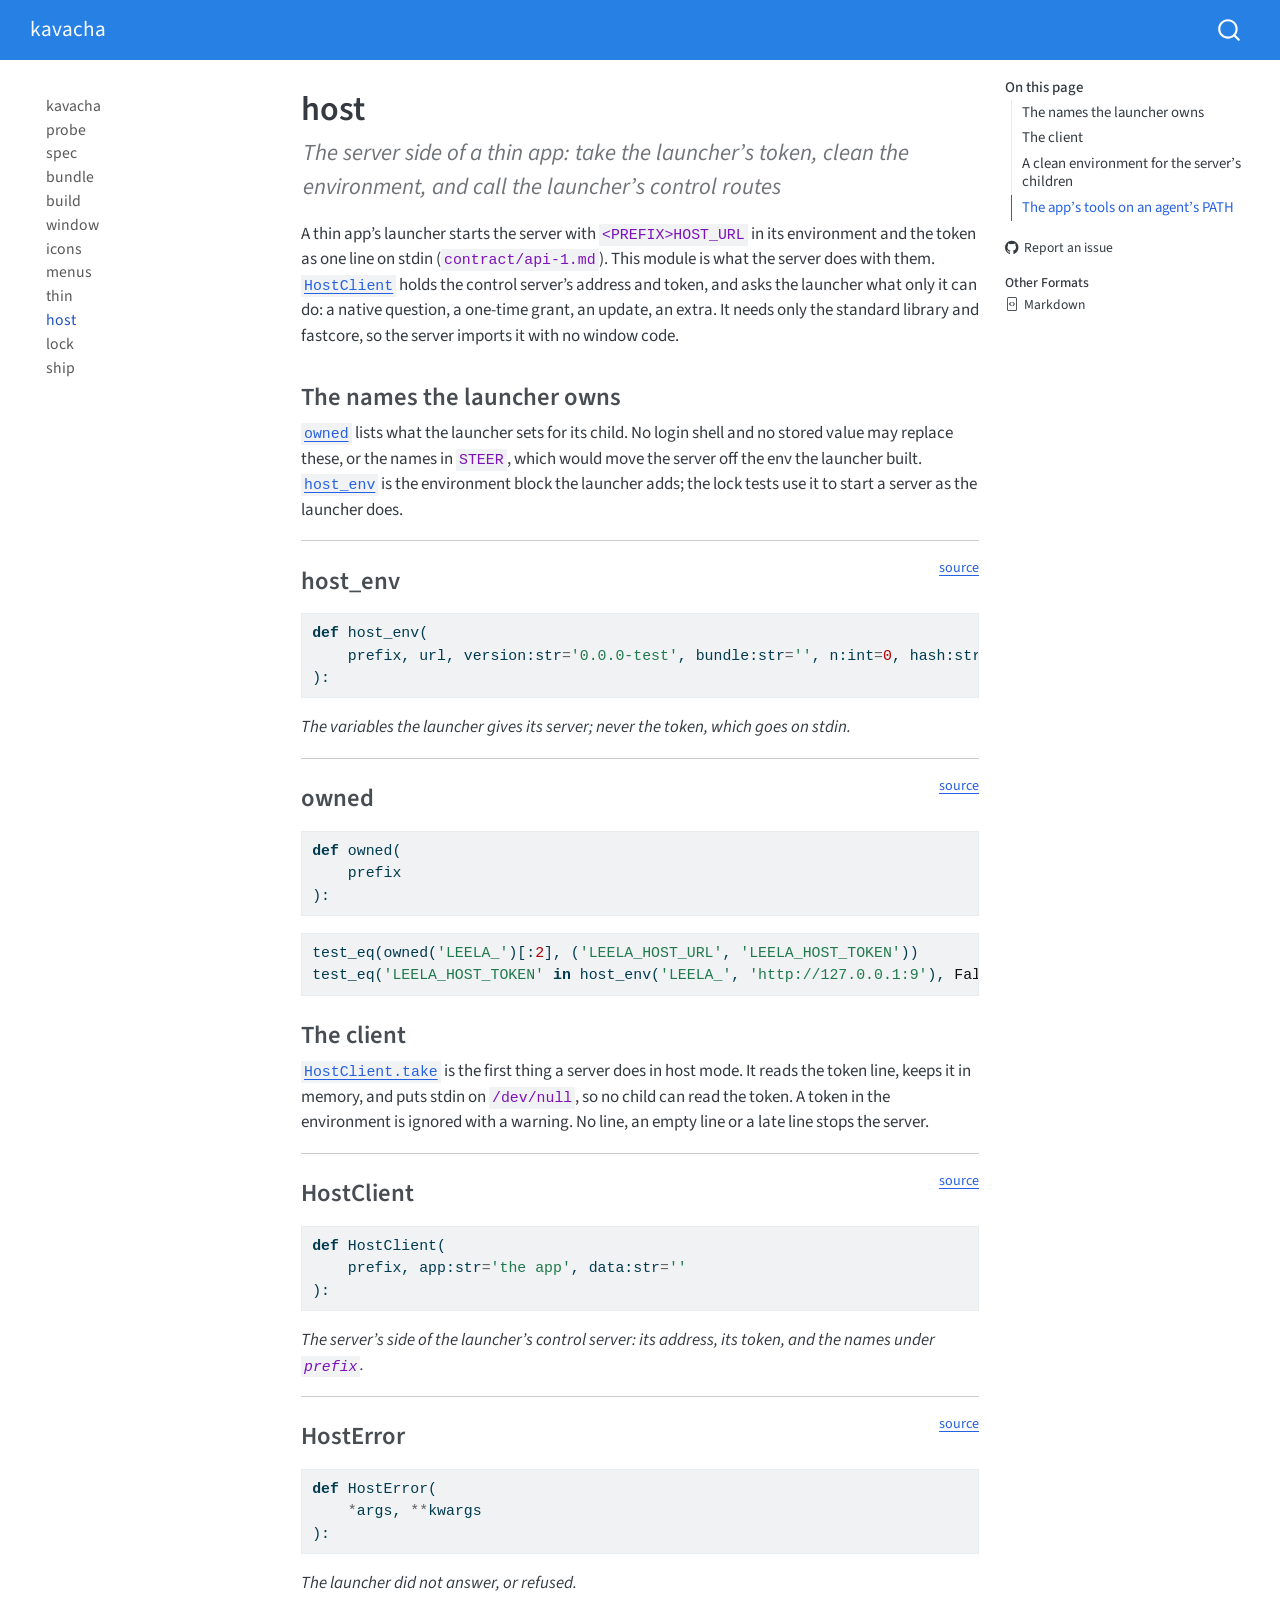
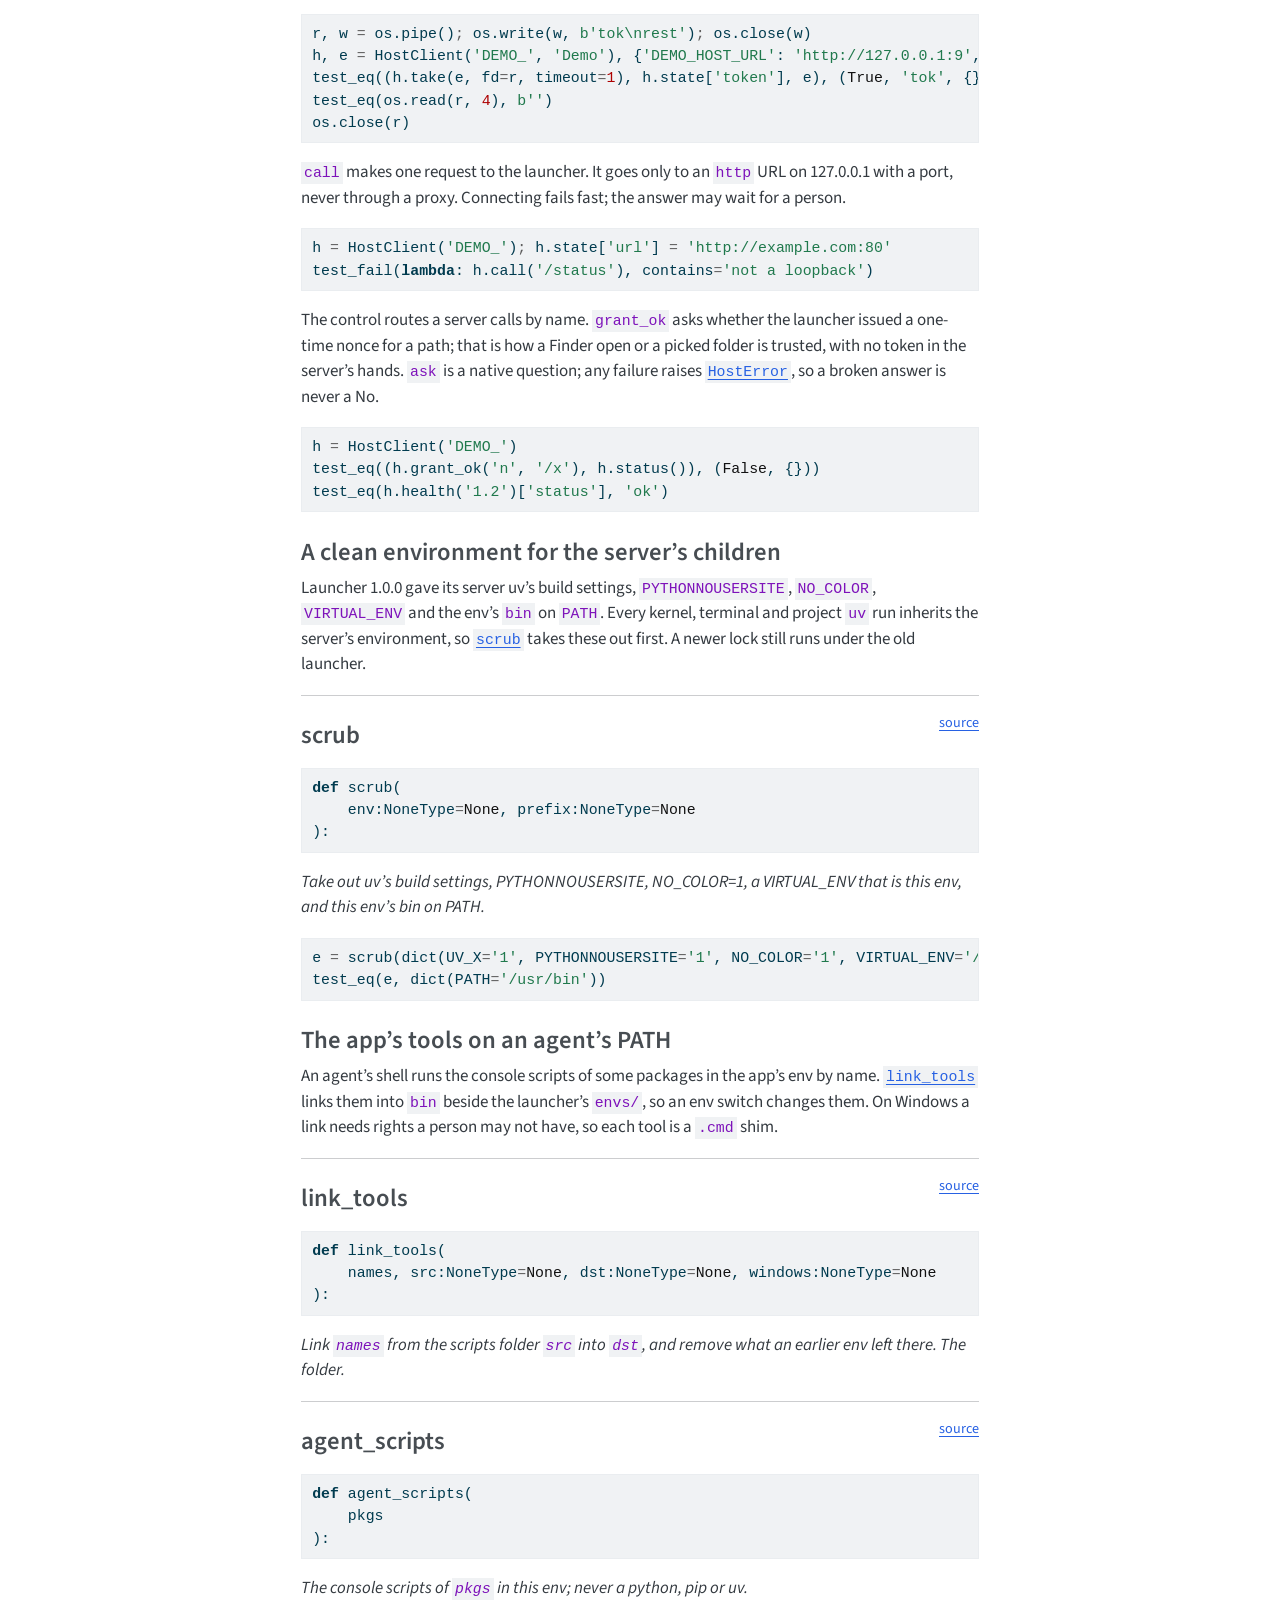
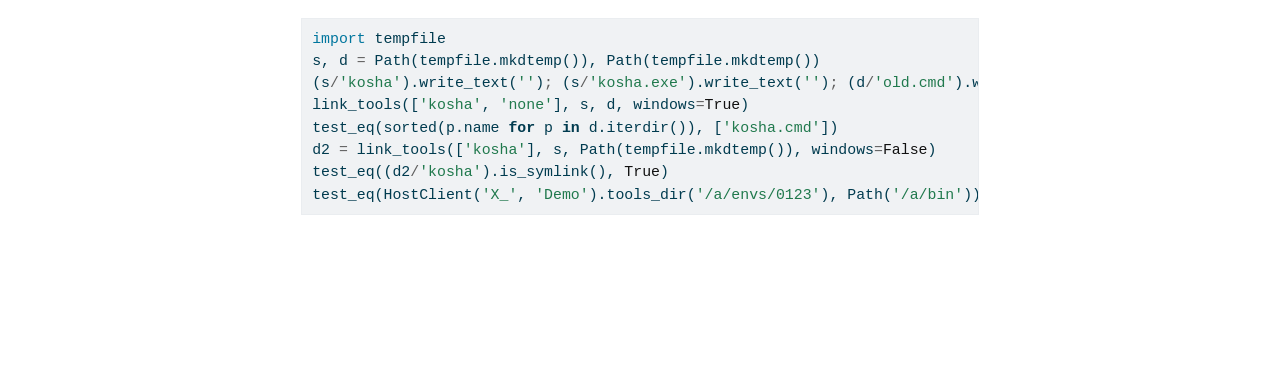
<file: host.html>
<!DOCTYPE html>
<html xmlns="http://www.w3.org/1999/xhtml" lang="en" xml:lang="en"><head>

<meta charset="utf-8">
<meta name="generator" content="quarto-1.11.9">

<meta name="viewport" content="width=device-width, initial-scale=1.0, user-scalable=yes">

<meta name="description" content="The server side of a thin app: take the launcher’s token, clean the environment, and call the launcher’s control routes">

<title>host – kavacha</title>
<style>
/* Default styles provided by pandoc.
** See https://pandoc.org/MANUAL.html#variables-for-html for config info.
*/
span.smallcaps{font-variant: small-caps;}
div.columns{display: flex; gap: 1.5em;}
div.column{flex: auto;}
@media screen {
div.columns{gap: min(4vw, 1.5em);}
div.column{overflow-x: auto;}
}
div.hanging-indent{margin-left: 1.5em; text-indent: -1.5em;}
ul.task-list{list-style: none;}
ul.task-list li input[type="checkbox"] {
  width: 0.8em;
  margin: 0 0.8em 0.2em -1em; /* quarto-specific, see https://github.com/quarto-dev/quarto-cli/issues/4556 */ 
  vertical-align: middle;
}
/* CSS for syntax highlighting */
html { -webkit-text-size-adjust: 100%; }
pre > code.sourceCode { white-space: pre; position: relative; }
pre > code.sourceCode > span { display: inline-block; line-height: 1.25; }
pre > code.sourceCode > span:empty { height: 1.2em; }
.sourceCode { overflow: visible; }
code.sourceCode > span { color: inherit; text-decoration: inherit; }
div.sourceCode { margin: 1em 0; }
pre.sourceCode { margin: 0; }
@media screen {
div.sourceCode { overflow: auto; }
}
@media print {
pre > code.sourceCode { white-space: pre-wrap; }
pre > code.sourceCode > span { text-indent: -5em; padding-left: 5em; }
}
pre.numberSource code
  { counter-reset: source-line 0; }
pre.numberSource code > span
  { position: relative; left: -4em; counter-increment: source-line; }
pre.numberSource code > span > a:first-child::before
  { content: counter(source-line);
    position: relative; left: -1em; text-align: right; vertical-align: baseline;
    border: none; display: inline-block;
    -webkit-touch-callout: none; -webkit-user-select: none;
    -khtml-user-select: none; -moz-user-select: none;
    -ms-user-select: none; user-select: none;
    padding: 0 4px; width: 4em;
  }
pre.numberSource { margin-left: 3em;  padding-left: 4px; }
div.sourceCode
  {   }
@media screen {
pre > code.sourceCode > span > a:first-child::before { text-decoration: underline; }
}
</style>


<script src="site_libs/quarto-nav/quarto-nav.js"></script>
<script src="site_libs/quarto-nav/headroom.min.js"></script>
<script src="site_libs/clipboard/clipboard.min.js"></script>
<script src="site_libs/quarto-search/autocomplete.umd.js"></script>
<script src="site_libs/quarto-search/fuse.min.js"></script>
<script src="site_libs/quarto-search/quarto-search.js"></script>
<meta name="quarto:offset" content="./">
<script src="site_libs/quarto-html/quarto.js" type="module"></script>
<script src="site_libs/quarto-html/tabsets/tabsets.js" type="module"></script>
<script src="site_libs/quarto-html/scrollable-regions/scrollable-regions.js" type="module"></script>
<script src="site_libs/quarto-html/popper.min.js"></script>
<script src="site_libs/quarto-html/tippy.umd.min.js"></script>
<script src="site_libs/quarto-html/anchor.min.js"></script>
<link href="site_libs/quarto-html/tippy.css" rel="stylesheet">
<link href="site_libs/quarto-html/quarto-syntax-highlighting-63b5708e65d6cd79cd7618c58d0c21e7.css" rel="stylesheet" id="quarto-text-highlighting-styles">
<script src="site_libs/bootstrap/bootstrap.min.js"></script>
<link href="site_libs/bootstrap/bootstrap-icons.css" rel="stylesheet">
<link href="site_libs/bootstrap/bootstrap-f803fa4e565d46961d2a1845e6c2e3f5.min.css" rel="stylesheet" append-hash="true" id="quarto-bootstrap" data-mode="light">
<script id="quarto-search-options" type="application/json">{
  "location": "navbar",
  "copy-button": false,
  "collapse-after": 3,
  "panel-placement": "end",
  "type": "overlay",
  "limit": 50,
  "keyboard-shortcut": [
    "f",
    "/",
    "s"
  ],
  "show-item-context": false,
  "language": {
    "search-no-results-text": "No results",
    "search-matching-documents-text": "matching documents",
    "search-copy-link-title": "Copy link to search",
    "search-hide-matches-text": "Hide additional matches",
    "search-more-match-text": "more match in this document",
    "search-more-matches-text": "more matches in this document",
    "search-clear-button-title": "Clear",
    "search-text-placeholder": "",
    "search-detached-cancel-button-title": "Cancel",
    "search-submit-button-title": "Submit",
    "search-label": "Search"
  }
}</script>


<link rel="stylesheet" href="styles.css">
<meta property="og:title" content="host – kavacha">
<meta property="og:description" content="The server side of a thin app: take the launcher’s token, clean the environment, and call the launcher’s control routes">
<meta property="og:site_name" content="kavacha">
<meta name="twitter:title" content="host – kavacha">
<meta name="twitter:description" content="The server side of a thin app: take the launcher’s token, clean the environment, and call the launcher’s control routes">
<meta name="twitter:card" content="summary">
</head>

<body class="nav-sidebar floating nav-fixed quarto-light"><a id="quarto-skip-link" class="visually-hidden-focusable" href="#quarto-document-content">Skip to main content</a>

<div id="quarto-search-results"></div>
  <header id="quarto-header" class="headroom fixed-top">
    <nav class="navbar navbar-expand-lg " data-bs-theme="dark" aria-label="Site">
      <div class="navbar-container container-fluid">
      <div class="navbar-brand-container mx-auto">
    <a class="navbar-brand" href="./index.html">
    <span class="navbar-title">kavacha</span>
    </a>
  </div>
        <div class="quarto-navbar-tools tools-end">
</div>
          <div id="quarto-search" class="" title="Search"></div>
      </div> <!-- /container-fluid -->
    </nav>
  <nav class="quarto-secondary-nav" aria-label="Toolbar">
    <div class="container-fluid d-flex">
      <button type="button" class="quarto-btn-toggle btn" data-bs-toggle="collapse" role="button" data-bs-target=".quarto-sidebar-collapse-item" aria-controls="quarto-sidebar" aria-expanded="false" aria-label="Toggle sidebar navigation" onclick="if (window.quartoToggleHeadroom) { window.quartoToggleHeadroom(); }">
        <i class="bi bi-layout-text-sidebar-reverse"></i>
      </button>
        <nav class="quarto-page-breadcrumbs" aria-label="Breadcrumbs"><ol class="breadcrumb"><li class="breadcrumb-item"><a href="./host.html">host</a></li></ol></nav>
        <a class="flex-grow-1" data-bs-toggle="collapse" data-bs-target=".quarto-sidebar-collapse-item" onclick="if (window.quartoToggleHeadroom) { window.quartoToggleHeadroom(); }">      
        </a>
    </div>
  </nav>
</header>
<!-- content -->
<div id="quarto-content" class="quarto-container page-columns page-rows-contents page-layout-article page-navbar">
<!-- sidebar -->
  <nav id="quarto-sidebar" class="sidebar collapse collapse-horizontal quarto-sidebar-collapse-item sidebar-navigation floating overflow-auto" aria-label="Section">
    <div class="sidebar-menu-container"> 
    <ul class="list-unstyled mt-1">
        <li class="sidebar-item">
  <div class="sidebar-item-container"> 
  <a href="./index.html" class="sidebar-item-text sidebar-link">
 <span class="menu-text">kavacha</span></a>
  </div>
</li>
        <li class="sidebar-item">
  <div class="sidebar-item-container"> 
  <a href="./probe.html" class="sidebar-item-text sidebar-link">
 <span class="menu-text">probe</span></a>
  </div>
</li>
        <li class="sidebar-item">
  <div class="sidebar-item-container"> 
  <a href="./spec.html" class="sidebar-item-text sidebar-link">
 <span class="menu-text">spec</span></a>
  </div>
</li>
        <li class="sidebar-item">
  <div class="sidebar-item-container"> 
  <a href="./bundle.html" class="sidebar-item-text sidebar-link">
 <span class="menu-text">bundle</span></a>
  </div>
</li>
        <li class="sidebar-item">
  <div class="sidebar-item-container"> 
  <a href="./build.html" class="sidebar-item-text sidebar-link">
 <span class="menu-text">build</span></a>
  </div>
</li>
        <li class="sidebar-item">
  <div class="sidebar-item-container"> 
  <a href="./window.html" class="sidebar-item-text sidebar-link">
 <span class="menu-text">window</span></a>
  </div>
</li>
        <li class="sidebar-item">
  <div class="sidebar-item-container"> 
  <a href="./icons.html" class="sidebar-item-text sidebar-link">
 <span class="menu-text">icons</span></a>
  </div>
</li>
        <li class="sidebar-item">
  <div class="sidebar-item-container"> 
  <a href="./menus.html" class="sidebar-item-text sidebar-link">
 <span class="menu-text">menus</span></a>
  </div>
</li>
        <li class="sidebar-item">
  <div class="sidebar-item-container"> 
  <a href="./thin.html" class="sidebar-item-text sidebar-link">
 <span class="menu-text">thin</span></a>
  </div>
</li>
        <li class="sidebar-item">
  <div class="sidebar-item-container"> 
  <a href="./host.html" class="sidebar-item-text sidebar-link active">
 <span class="menu-text">host</span></a>
  </div>
</li>
        <li class="sidebar-item">
  <div class="sidebar-item-container"> 
  <a href="./lock.html" class="sidebar-item-text sidebar-link">
 <span class="menu-text">lock</span></a>
  </div>
</li>
        <li class="sidebar-item">
  <div class="sidebar-item-container"> 
  <a href="./ship.html" class="sidebar-item-text sidebar-link">
 <span class="menu-text">ship</span></a>
  </div>
</li>
    </ul>
    </div>
</nav>
<div id="quarto-sidebar-glass" class="quarto-sidebar-collapse-item" data-bs-toggle="collapse" data-bs-target=".quarto-sidebar-collapse-item"></div>
<!-- margin-sidebar -->
    <div id="quarto-margin-sidebar" class="sidebar margin-sidebar">
        <nav id="TOC" role="doc-toc" aria-labelledby="toc-title" class="toc-active">
    <h2 id="toc-title">On this page</h2>
   
  <ul>
  <li><a href="#the-names-the-launcher-owns" id="toc-the-names-the-launcher-owns" class="nav-link active" data-scroll-target="#the-names-the-launcher-owns">The names the launcher owns</a></li>
  <li><a href="#the-client" id="toc-the-client" class="nav-link" data-scroll-target="#the-client">The client</a></li>
  <li><a href="#a-clean-environment-for-the-servers-children" id="toc-a-clean-environment-for-the-servers-children" class="nav-link" data-scroll-target="#a-clean-environment-for-the-servers-children">A clean environment for the server’s children</a></li>
  <li><a href="#the-apps-tools-on-an-agents-path" id="toc-the-apps-tools-on-an-agents-path" class="nav-link" data-scroll-target="#the-apps-tools-on-an-agents-path">The app’s tools on an agent’s PATH</a></li>
  </ul>
<div class="toc-actions"><ul><li><a href="https://github.com/vedicreader/kavacha/issues/new" class="toc-action"><i class="bi bi-github"></i>Report an issue</a></li></ul></div><div class="quarto-alternate-formats"><h2>Other Formats</h2><ul><li><a href="host.html.md"><i class="bi bi-file-code"></i>Markdown</a></li></ul></div></nav>
    </div>
<!-- main -->
<main class="content" id="quarto-document-content" tabindex="-1">

<header id="title-block-header" class="quarto-title-block default">
<div class="quarto-title">
<h1 class="title">host</h1>
</div>

<div>
  <div class="description">
    The server side of a thin app: take the launcher’s token, clean the environment, and call the launcher’s control routes
  </div>
</div>


<div class="quarto-title-meta">

    
  
    
  </div>
  


</header>


<!-- WARNING: THIS FILE WAS AUTOGENERATED! DO NOT EDIT! -->
<p>A thin app’s launcher starts the server with <code>&lt;PREFIX&gt;HOST_URL</code> in its environment and the token as one line on stdin (<code>contract/api-1.md</code>). This module is what the server does with them. <a href="https://vedicreader.github.io/kavacha/host.html#hostclient"><code>HostClient</code></a> holds the control server’s address and token, and asks the launcher what only it can do: a native question, a one-time grant, an update, an extra. It needs only the standard library and fastcore, so the server imports it with no window code.</p>
<section id="the-names-the-launcher-owns" class="level3">
<h3 class="anchored" data-anchor-id="the-names-the-launcher-owns">The names the launcher owns</h3>
<p><a href="https://vedicreader.github.io/kavacha/host.html#owned"><code>owned</code></a> lists what the launcher sets for its child. No login shell and no stored value may replace these, or the names in <code>STEER</code>, which would move the server off the env the launcher built. <a href="https://vedicreader.github.io/kavacha/host.html#host_env"><code>host_env</code></a> is the environment block the launcher adds; the lock tests use it to start a server as the launcher does.</p>
<div id="eaf9eb27" class="cell" data-quarto-private-1="{&quot;key&quot;:&quot;execution&quot;,&quot;value&quot;:{&quot;iopub.execute_input&quot;:&quot;2026-11-22T04:32:46.158004+00:00&quot;,&quot;shell.execute_reply&quot;:&quot;2026-11-22T04:32:46.226797+00:00&quot;,&quot;total&quot;:0.06880009300000012}}" data-execution_count="4">
<hr>
<p><a href="https://github.com/vedicreader/kavacha/blob/main/kavacha/host.py#L20" target="_blank" style="float:right; font-size:smaller">source</a></p>
<section id="host_env" class="level3">
<h3 class="anchored" data-anchor-id="host_env">host_env</h3>
<div class="code-copy-outer-scaffold"><div class="sourceCode" id="cb1"><pre class="sourceCode python code-with-copy"><code class="sourceCode python"><span id="cb1-1"><a href="#cb1-1" aria-hidden="true" tabindex="-1"></a><span class="kw">def</span> host_env(</span>
<span id="cb1-2"><a href="#cb1-2" aria-hidden="true" tabindex="-1"></a>    prefix, url, version:<span class="bu">str</span><span class="op">=</span><span class="st">'0.0.0-test'</span>, bundle:<span class="bu">str</span><span class="op">=</span><span class="st">''</span>, n:<span class="bu">int</span><span class="op">=</span><span class="dv">0</span>, <span class="bu">hash</span>:<span class="bu">str</span><span class="op">=</span><span class="st">''</span>, uv:<span class="bu">str</span><span class="op">=</span><span class="st">''</span></span>
<span id="cb1-3"><a href="#cb1-3" aria-hidden="true" tabindex="-1"></a>):</span></code></pre></div><button title="Copy to Clipboard" class="code-copy-button"><i class="bi"></i></button></div>
<p><em>The variables the launcher gives its server; never the token, which goes on stdin.</em></p>
</section>
</div>
<div id="7268f0c7" class="cell" data-quarto-private-1="{&quot;key&quot;:&quot;execution&quot;,&quot;value&quot;:{&quot;iopub.execute_input&quot;:&quot;2026-11-22T04:32:46.227028+00:00&quot;,&quot;shell.execute_reply&quot;:&quot;2026-11-22T04:32:46.230001+00:00&quot;,&quot;total&quot;:0.00297600300000056}}" data-execution_count="5">
<hr>
<p><a href="https://github.com/vedicreader/kavacha/blob/main/kavacha/host.py#L18" target="_blank" style="float:right; font-size:smaller">source</a></p>
<section id="owned" class="level3">
<h3 class="anchored" data-anchor-id="owned">owned</h3>
<div class="code-copy-outer-scaffold"><div class="sourceCode" id="cb2"><pre class="sourceCode python code-with-copy"><code class="sourceCode python"><span id="cb2-1"><a href="#cb2-1" aria-hidden="true" tabindex="-1"></a><span class="kw">def</span> owned(</span>
<span id="cb2-2"><a href="#cb2-2" aria-hidden="true" tabindex="-1"></a>    prefix</span>
<span id="cb2-3"><a href="#cb2-3" aria-hidden="true" tabindex="-1"></a>):</span></code></pre></div><button title="Copy to Clipboard" class="code-copy-button"><i class="bi"></i></button></div>
</section>
</div>
<div id="146c9740" class="cell">
<div class="code-copy-outer-scaffold"><div class="sourceCode cell-code" id="cb3"><pre class="sourceCode python code-with-copy"><code class="sourceCode python"><span id="cb3-1"><a href="#cb3-1" aria-hidden="true" tabindex="-1"></a>test_eq(owned(<span class="st">'LEELA_'</span>)[:<span class="dv">2</span>], (<span class="st">'LEELA_HOST_URL'</span>, <span class="st">'LEELA_HOST_TOKEN'</span>))</span>
<span id="cb3-2"><a href="#cb3-2" aria-hidden="true" tabindex="-1"></a>test_eq(<span class="st">'LEELA_HOST_TOKEN'</span> <span class="kw">in</span> host_env(<span class="st">'LEELA_'</span>, <span class="st">'http://127.0.0.1:9'</span>), <span class="va">False</span>)</span></code></pre></div><button title="Copy to Clipboard" class="code-copy-button"><i class="bi"></i></button></div>
</div>
</section>
<section id="the-client" class="level3">
<h3 class="anchored" data-anchor-id="the-client">The client</h3>
<p><a href="https://vedicreader.github.io/kavacha/host.html#hostclient.take"><code>HostClient.take</code></a> is the first thing a server does in host mode. It reads the token line, keeps it in memory, and puts stdin on <code>/dev/null</code>, so no child can read the token. A token in the environment is ignored with a warning. No line, an empty line or a late line stops the server.</p>
<div id="44569492" class="cell" data-quarto-private-1="{&quot;key&quot;:&quot;execution&quot;,&quot;value&quot;:{&quot;iopub.execute_input&quot;:&quot;2026-11-22T04:32:46.233556+00:00&quot;,&quot;shell.execute_reply&quot;:&quot;2026-11-22T04:32:46.236259+00:00&quot;,&quot;total&quot;:0.0027054480000003878}}" data-execution_count="7">
<hr>
<p><a href="https://github.com/vedicreader/kavacha/blob/main/kavacha/host.py#L36" target="_blank" style="float:right; font-size:smaller">source</a></p>
<section id="hostclient" class="level3">
<h3 class="anchored" data-anchor-id="hostclient">HostClient</h3>
<div class="code-copy-outer-scaffold"><div class="sourceCode" id="cb4"><pre class="sourceCode python code-with-copy"><code class="sourceCode python"><span id="cb4-1"><a href="#cb4-1" aria-hidden="true" tabindex="-1"></a><span class="kw">def</span> HostClient(</span>
<span id="cb4-2"><a href="#cb4-2" aria-hidden="true" tabindex="-1"></a>    prefix, app:<span class="bu">str</span><span class="op">=</span><span class="st">'the app'</span>, data:<span class="bu">str</span><span class="op">=</span><span class="st">''</span></span>
<span id="cb4-3"><a href="#cb4-3" aria-hidden="true" tabindex="-1"></a>):</span></code></pre></div><button title="Copy to Clipboard" class="code-copy-button"><i class="bi"></i></button></div>
<p><em>The server’s side of the launcher’s control server: its address, its token, and the names under <code>prefix</code>.</em></p>
</section>
</div>
<div id="86ff5ed6" class="cell" data-quarto-private-1="{&quot;key&quot;:&quot;execution&quot;,&quot;value&quot;:{&quot;iopub.execute_input&quot;:&quot;2026-11-22T04:32:46.236341+00:00&quot;,&quot;shell.execute_reply&quot;:&quot;2026-11-22T04:32:46.238653+00:00&quot;,&quot;total&quot;:0.002315303000003155}}" data-execution_count="8">
<hr>
<p><a href="https://github.com/vedicreader/kavacha/blob/main/kavacha/host.py#L25" target="_blank" style="float:right; font-size:smaller">source</a></p>
<section id="hosterror" class="level3">
<h3 class="anchored" data-anchor-id="hosterror">HostError</h3>
<div class="code-copy-outer-scaffold"><div class="sourceCode" id="cb5"><pre class="sourceCode python code-with-copy"><code class="sourceCode python"><span id="cb5-1"><a href="#cb5-1" aria-hidden="true" tabindex="-1"></a><span class="kw">def</span> HostError(</span>
<span id="cb5-2"><a href="#cb5-2" aria-hidden="true" tabindex="-1"></a>    <span class="op">*</span>args, <span class="op">**</span>kwargs</span>
<span id="cb5-3"><a href="#cb5-3" aria-hidden="true" tabindex="-1"></a>):</span></code></pre></div><button title="Copy to Clipboard" class="code-copy-button"><i class="bi"></i></button></div>
<p><em>The launcher did not answer, or refused.</em></p>
</section>
</div>
<div id="27cda3f4" class="cell">
<div class="code-copy-outer-scaffold"><div class="sourceCode cell-code" id="cb6"><pre class="sourceCode python code-with-copy"><code class="sourceCode python"><span id="cb6-1"><a href="#cb6-1" aria-hidden="true" tabindex="-1"></a>r, w <span class="op">=</span> os.pipe()<span class="op">;</span> os.write(w, <span class="st">b'tok</span><span class="ch">\n</span><span class="st">rest'</span>)<span class="op">;</span> os.close(w)</span>
<span id="cb6-2"><a href="#cb6-2" aria-hidden="true" tabindex="-1"></a>h, e <span class="op">=</span> HostClient(<span class="st">'DEMO_'</span>, <span class="st">'Demo'</span>), {<span class="st">'DEMO_HOST_URL'</span>: <span class="st">'http://127.0.0.1:9'</span>, <span class="st">'DEMO_HOST_TOKEN'</span>: <span class="st">'x'</span>}</span>
<span id="cb6-3"><a href="#cb6-3" aria-hidden="true" tabindex="-1"></a>test_eq((h.take(e, fd<span class="op">=</span>r, timeout<span class="op">=</span><span class="dv">1</span>), h.state[<span class="st">'token'</span>], e), (<span class="va">True</span>, <span class="st">'tok'</span>, {}))</span>
<span id="cb6-4"><a href="#cb6-4" aria-hidden="true" tabindex="-1"></a>test_eq(os.read(r, <span class="dv">4</span>), <span class="st">b''</span>)</span>
<span id="cb6-5"><a href="#cb6-5" aria-hidden="true" tabindex="-1"></a>os.close(r)</span></code></pre></div><button title="Copy to Clipboard" class="code-copy-button"><i class="bi"></i></button></div>
</div>
<p><code>call</code> makes one request to the launcher. It goes only to an <code>http</code> URL on 127.0.0.1 with a port, never through a proxy. Connecting fails fast; the answer may wait for a person.</p>
<div id="fbe09cac" class="cell">
<div class="code-copy-outer-scaffold"><div class="sourceCode cell-code" id="cb7"><pre class="sourceCode python code-with-copy"><code class="sourceCode python"><span id="cb7-1"><a href="#cb7-1" aria-hidden="true" tabindex="-1"></a>h <span class="op">=</span> HostClient(<span class="st">'DEMO_'</span>)<span class="op">;</span> h.state[<span class="st">'url'</span>] <span class="op">=</span> <span class="st">'http://example.com:80'</span></span>
<span id="cb7-2"><a href="#cb7-2" aria-hidden="true" tabindex="-1"></a>test_fail(<span class="kw">lambda</span>: h.call(<span class="st">'/status'</span>), contains<span class="op">=</span><span class="st">'not a loopback'</span>)</span></code></pre></div><button title="Copy to Clipboard" class="code-copy-button"><i class="bi"></i></button></div>
</div>
<p>The control routes a server calls by name. <code>grant_ok</code> asks whether the launcher issued a one-time nonce for a path; that is how a Finder open or a picked folder is trusted, with no token in the server’s hands. <code>ask</code> is a native question; any failure raises <a href="https://vedicreader.github.io/kavacha/host.html#hosterror"><code>HostError</code></a>, so a broken answer is never a No.</p>
<div id="d6a8d52e" class="cell">
<div class="code-copy-outer-scaffold"><div class="sourceCode cell-code" id="cb8"><pre class="sourceCode python code-with-copy"><code class="sourceCode python"><span id="cb8-1"><a href="#cb8-1" aria-hidden="true" tabindex="-1"></a>h <span class="op">=</span> HostClient(<span class="st">'DEMO_'</span>)</span>
<span id="cb8-2"><a href="#cb8-2" aria-hidden="true" tabindex="-1"></a>test_eq((h.grant_ok(<span class="st">'n'</span>, <span class="st">'/x'</span>), h.status()), (<span class="va">False</span>, {}))</span>
<span id="cb8-3"><a href="#cb8-3" aria-hidden="true" tabindex="-1"></a>test_eq(h.health(<span class="st">'1.2'</span>)[<span class="st">'status'</span>], <span class="st">'ok'</span>)</span></code></pre></div><button title="Copy to Clipboard" class="code-copy-button"><i class="bi"></i></button></div>
</div>
</section>
<section id="a-clean-environment-for-the-servers-children" class="level3">
<h3 class="anchored" data-anchor-id="a-clean-environment-for-the-servers-children">A clean environment for the server’s children</h3>
<p>Launcher 1.0.0 gave its server uv’s build settings, <code>PYTHONNOUSERSITE</code>, <code>NO_COLOR</code>, <code>VIRTUAL_ENV</code> and the env’s <code>bin</code> on <code>PATH</code>. Every kernel, terminal and project <code>uv</code> run inherits the server’s environment, so <a href="https://vedicreader.github.io/kavacha/host.html#scrub"><code>scrub</code></a> takes these out first. A newer lock still runs under the old launcher.</p>
<div id="aa7439a3" class="cell" data-quarto-private-1="{&quot;key&quot;:&quot;execution&quot;,&quot;value&quot;:{&quot;iopub.execute_input&quot;:&quot;2026-11-22T04:32:46.244611+00:00&quot;,&quot;shell.execute_reply&quot;:&quot;2026-11-22T04:32:46.247594+00:00&quot;,&quot;total&quot;:0.002985506999998222}}" data-execution_count="12">
<hr>
<p><a href="https://github.com/vedicreader/kavacha/blob/main/kavacha/host.py#L108" target="_blank" style="float:right; font-size:smaller">source</a></p>
<section id="scrub" class="level3">
<h3 class="anchored" data-anchor-id="scrub">scrub</h3>
<div class="code-copy-outer-scaffold"><div class="sourceCode" id="cb9"><pre class="sourceCode python code-with-copy"><code class="sourceCode python"><span id="cb9-1"><a href="#cb9-1" aria-hidden="true" tabindex="-1"></a><span class="kw">def</span> scrub(</span>
<span id="cb9-2"><a href="#cb9-2" aria-hidden="true" tabindex="-1"></a>    env:NoneType<span class="op">=</span><span class="va">None</span>, prefix:NoneType<span class="op">=</span><span class="va">None</span></span>
<span id="cb9-3"><a href="#cb9-3" aria-hidden="true" tabindex="-1"></a>):</span></code></pre></div><button title="Copy to Clipboard" class="code-copy-button"><i class="bi"></i></button></div>
<p><em>Take out uv’s build settings, PYTHONNOUSERSITE, NO_COLOR=1, a VIRTUAL_ENV that is this env, and this env’s bin on PATH.</em></p>
</section>
</div>
<div id="2478f1f9" class="cell">
<div class="code-copy-outer-scaffold"><div class="sourceCode cell-code" id="cb10"><pre class="sourceCode python code-with-copy"><code class="sourceCode python"><span id="cb10-1"><a href="#cb10-1" aria-hidden="true" tabindex="-1"></a>e <span class="op">=</span> scrub(<span class="bu">dict</span>(UV_X<span class="op">=</span><span class="st">'1'</span>, PYTHONNOUSERSITE<span class="op">=</span><span class="st">'1'</span>, NO_COLOR<span class="op">=</span><span class="st">'1'</span>, VIRTUAL_ENV<span class="op">=</span><span class="st">'/e'</span>, PATH<span class="op">=</span><span class="st">'/e/bin:/usr/bin'</span>), prefix<span class="op">=</span><span class="st">'/e'</span>)</span>
<span id="cb10-2"><a href="#cb10-2" aria-hidden="true" tabindex="-1"></a>test_eq(e, <span class="bu">dict</span>(PATH<span class="op">=</span><span class="st">'/usr/bin'</span>))</span></code></pre></div><button title="Copy to Clipboard" class="code-copy-button"><i class="bi"></i></button></div>
</div>
</section>
<section id="the-apps-tools-on-an-agents-path" class="level3">
<h3 class="anchored" data-anchor-id="the-apps-tools-on-an-agents-path">The app’s tools on an agent’s PATH</h3>
<p>An agent’s shell runs the console scripts of some packages in the app’s env by name. <a href="https://vedicreader.github.io/kavacha/host.html#link_tools"><code>link_tools</code></a> links them into <code>bin</code> beside the launcher’s <code>envs/</code>, so an env switch changes them. On Windows a link needs rights a person may not have, so each tool is a <code>.cmd</code> shim.</p>
<div id="59e7d993" class="cell" data-quarto-private-1="{&quot;key&quot;:&quot;execution&quot;,&quot;value&quot;:{&quot;iopub.execute_input&quot;:&quot;2026-11-22T04:32:46.251374+00:00&quot;,&quot;shell.execute_reply&quot;:&quot;2026-11-22T04:32:46.254766+00:00&quot;,&quot;total&quot;:0.0033941929999983245}}" data-execution_count="14">
<hr>
<p><a href="https://github.com/vedicreader/kavacha/blob/main/kavacha/host.py#L134" target="_blank" style="float:right; font-size:smaller">source</a></p>
<section id="link_tools" class="level3">
<h3 class="anchored" data-anchor-id="link_tools">link_tools</h3>
<div class="code-copy-outer-scaffold"><div class="sourceCode" id="cb11"><pre class="sourceCode python code-with-copy"><code class="sourceCode python"><span id="cb11-1"><a href="#cb11-1" aria-hidden="true" tabindex="-1"></a><span class="kw">def</span> link_tools(</span>
<span id="cb11-2"><a href="#cb11-2" aria-hidden="true" tabindex="-1"></a>    names, src:NoneType<span class="op">=</span><span class="va">None</span>, dst:NoneType<span class="op">=</span><span class="va">None</span>, windows:NoneType<span class="op">=</span><span class="va">None</span></span>
<span id="cb11-3"><a href="#cb11-3" aria-hidden="true" tabindex="-1"></a>):</span></code></pre></div><button title="Copy to Clipboard" class="code-copy-button"><i class="bi"></i></button></div>
<p><em>Link <code>names</code> from the scripts folder <code>src</code> into <code>dst</code>, and remove what an earlier env left there. The folder.</em></p>
</section>
</div>
<div id="de349b1f" class="cell" data-quarto-private-1="{&quot;key&quot;:&quot;execution&quot;,&quot;value&quot;:{&quot;iopub.execute_input&quot;:&quot;2026-11-22T04:32:46.254843+00:00&quot;,&quot;shell.execute_reply&quot;:&quot;2026-11-22T04:32:46.257331+00:00&quot;,&quot;total&quot;:0.0024909149999956526}}" data-execution_count="15">
<hr>
<p><a href="https://github.com/vedicreader/kavacha/blob/main/kavacha/host.py#L125" target="_blank" style="float:right; font-size:smaller">source</a></p>
<section id="agent_scripts" class="level3">
<h3 class="anchored" data-anchor-id="agent_scripts">agent_scripts</h3>
<div class="code-copy-outer-scaffold"><div class="sourceCode" id="cb12"><pre class="sourceCode python code-with-copy"><code class="sourceCode python"><span id="cb12-1"><a href="#cb12-1" aria-hidden="true" tabindex="-1"></a><span class="kw">def</span> agent_scripts(</span>
<span id="cb12-2"><a href="#cb12-2" aria-hidden="true" tabindex="-1"></a>    pkgs</span>
<span id="cb12-3"><a href="#cb12-3" aria-hidden="true" tabindex="-1"></a>):</span></code></pre></div><button title="Copy to Clipboard" class="code-copy-button"><i class="bi"></i></button></div>
<p><em>The console scripts of <code>pkgs</code> in this env; never a python, pip or uv.</em></p>
</section>
</div>
<div id="2ace6c3a" class="cell" data-quarto-private-1="{&quot;key&quot;:&quot;execution&quot;,&quot;value&quot;:{&quot;iopub.execute_input&quot;:&quot;2026-11-22T04:32:46.257783+00:00&quot;,&quot;shell.execute_reply&quot;:&quot;2026-11-22T04:32:46.260341+00:00&quot;,&quot;total&quot;:0.002560555999998826}}" data-execution_count="16">
<div class="code-copy-outer-scaffold"><div class="sourceCode cell-code" id="cb13"><pre class="sourceCode python code-with-copy"><code class="sourceCode python"><span id="cb13-1"><a href="#cb13-1" aria-hidden="true" tabindex="-1"></a><span class="im">import</span> tempfile</span>
<span id="cb13-2"><a href="#cb13-2" aria-hidden="true" tabindex="-1"></a>s, d <span class="op">=</span> Path(tempfile.mkdtemp()), Path(tempfile.mkdtemp())</span>
<span id="cb13-3"><a href="#cb13-3" aria-hidden="true" tabindex="-1"></a>(s<span class="op">/</span><span class="st">'kosha'</span>).write_text(<span class="st">''</span>)<span class="op">;</span> (s<span class="op">/</span><span class="st">'kosha.exe'</span>).write_text(<span class="st">''</span>)<span class="op">;</span> (d<span class="op">/</span><span class="st">'old.cmd'</span>).write_text(<span class="st">''</span>)</span>
<span id="cb13-4"><a href="#cb13-4" aria-hidden="true" tabindex="-1"></a>link_tools([<span class="st">'kosha'</span>, <span class="st">'none'</span>], s, d, windows<span class="op">=</span><span class="va">True</span>)</span>
<span id="cb13-5"><a href="#cb13-5" aria-hidden="true" tabindex="-1"></a>test_eq(<span class="bu">sorted</span>(p.name <span class="cf">for</span> p <span class="kw">in</span> d.iterdir()), [<span class="st">'kosha.cmd'</span>])</span>
<span id="cb13-6"><a href="#cb13-6" aria-hidden="true" tabindex="-1"></a>d2 <span class="op">=</span> link_tools([<span class="st">'kosha'</span>], s, Path(tempfile.mkdtemp()), windows<span class="op">=</span><span class="va">False</span>)</span>
<span id="cb13-7"><a href="#cb13-7" aria-hidden="true" tabindex="-1"></a>test_eq((d2<span class="op">/</span><span class="st">'kosha'</span>).is_symlink(), <span class="va">True</span>)</span>
<span id="cb13-8"><a href="#cb13-8" aria-hidden="true" tabindex="-1"></a>test_eq(HostClient(<span class="st">'X_'</span>, <span class="st">'Demo'</span>).tools_dir(<span class="st">'/a/envs/0123'</span>), Path(<span class="st">'/a/bin'</span>))</span></code></pre></div><button title="Copy to Clipboard" class="code-copy-button"><i class="bi"></i></button></div>
</div>


</section>

</main> <!-- /main -->
<script id="quarto-html-after-body" type="application/javascript">
  window.document.addEventListener("DOMContentLoaded", function (event) {
    const icon = "";
    const anchorJS = new window.AnchorJS();
    anchorJS.options = {
      placement: 'right',
      icon: icon
    };
    anchorJS.add('.anchored');
    const isCodeAnnotation = (el) => {
      for (const clz of el.classList) {
        if (clz.startsWith('code-annotation-')) {                     
          return true;
        }
      }
      return false;
    }
    const onCopySuccess = function(e) {
      // button target
      const button = e.trigger;
      // don't keep focus
      button.blur();
      // flash "checked"
      button.classList.add('code-copy-button-checked');
      var currentTitle = button.getAttribute("title");
      button.setAttribute("title", "Copied!");
      let tooltip;
      if (window.bootstrap) {
        button.setAttribute("data-bs-toggle", "tooltip");
        button.setAttribute("data-bs-placement", "left");
        button.setAttribute("data-bs-title", "Copied!");
        tooltip = new bootstrap.Tooltip(button, 
          { trigger: "manual", 
            customClass: "code-copy-button-tooltip",
            offset: [0, -8]});
        tooltip.show();    
      }
      setTimeout(function() {
        if (tooltip) {
          tooltip.hide();
          button.removeAttribute("data-bs-title");
          button.removeAttribute("data-bs-toggle");
          button.removeAttribute("data-bs-placement");
        }
        button.setAttribute("title", currentTitle);
        button.classList.remove('code-copy-button-checked');
      }, 1000);
      // clear code selection
      e.clearSelection();
    }
    const getTextToCopy = function(trigger) {
      const outerScaffold = trigger.parentElement.cloneNode(true);
      const codeEl = outerScaffold.querySelector('code');
      for (const childEl of codeEl.children) {
        if (isCodeAnnotation(childEl)) {
          childEl.remove();
        }
      }
      return codeEl.innerText;
    }
    const clipboard = new window.ClipboardJS('.code-copy-button:not([data-in-quarto-modal])', {
      text: getTextToCopy
    });
    clipboard.on('success', onCopySuccess);
    if (window.document.getElementById('quarto-embedded-source-code-modal')) {
      const clipboardModal = new window.ClipboardJS('.code-copy-button[data-in-quarto-modal]', {
        text: getTextToCopy,
        container: window.document.getElementById('quarto-embedded-source-code-modal')
      });
      clipboardModal.on('success', onCopySuccess);
    }
      var localhostRegex = new RegExp(/^(?:http|https):\/\/localhost\:?[0-9]*\//);
      var mailtoRegex = new RegExp(/^mailto:/);
        var filterRegex = new RegExp("https:\/\/vedicreader\.github\.io\/kavacha");
      var isInternal = (href) => {
          return filterRegex.test(href) || localhostRegex.test(href) || mailtoRegex.test(href);
      }
      // Inspect non-navigation links and adorn them if external
      window.quartoDecorateExternalLinks = function (root) {
     var links = (root || window.document).querySelectorAll('a[href]:not(.nav-link):not(.navbar-brand):not(.toc-action):not(.sidebar-link):not(.sidebar-item-toggle):not(.pagination-link):not(.no-external):not([aria-hidden]):not(.dropdown-item):not(.quarto-navigation-tool):not(.about-link)');
      for (var i=0; i<links.length; i++) {
        const link = links[i];
        if (!isInternal(link.href)) {
          // undo the damage that might have been done by quarto-nav.js in the case of
          // links that we want to consider external
          if (link.dataset.originalHref !== undefined) {
            link.href = link.dataset.originalHref;
          }
          if (!link.classList.contains('no-external-icon')) {
          }
        }
      }
      };
      window.quartoDecorateExternalLinks(window.document);
    // Esc closes the popup (WCAG 1.4.13) and focus leaving both trigger and
    // popup closes it (WCAG 2.4.11); tippy handles neither for interactive popups.
    const hideOnEscAndFocusOut = {
      name: 'hideOnEscAndFocusOut',
      defaultValue: true,
      fn(instance) {
        const dismiss = () => {
          // A show scheduled by the trigger delay would otherwise reopen it
          instance.clearDelayTimeouts();
          instance.hide();
        };
        const onKeyDown = (event) => {
          if (event.key !== 'Escape') {
            return;
          }
          // Keep Esc from also reaching page handlers (e.g. reveal.js overview),
          // except an open reveal.js slide menu, which Esc should close too.
          // The menu handles keys only when its keyboard option is on.
          const menuHandlesEsc = window.Reveal?.getPlugin?.('menu')?.isOpen() &&
            window.Reveal.getConfig().menu?.keyboard !== false;
          if (!menuHandlesEsc) {
            event.stopPropagation();
          }
          if (instance.popper.contains(window.document.activeElement)) {
            // Disabled while refocusing so the focus trigger does not reopen it
            instance.disable();
            instance.reference.focus();
            instance.enable();
          }
          dismiss();
        };
        const onFocusOut = (event) => {
          const target = event.relatedTarget;
          if (target && !instance.reference.contains(target) &&
              !instance.popper.contains(target)) {
            dismiss();
          }
        };
        // On the trigger too: a click trigger (code-annotations: select) has no
        // blur handling. Attached for the instance's lifetime so leaving the
        // trigger also cancels a show still pending on the trigger delay.
        instance.reference.addEventListener('focusout', onFocusOut);
        return {
          onShow() {
            window.document.addEventListener('keydown', onKeyDown, true);
            instance.popper.addEventListener('focusout', onFocusOut);
          },
          onHide() {
            window.document.removeEventListener('keydown', onKeyDown, true);
            instance.popper.removeEventListener('focusout', onFocusOut);
          },
          onDestroy() {
            instance.reference.removeEventListener('focusout', onFocusOut);
          },
        };
      },
    };
    function tippyHover(el, contentFn, onTriggerFn, onUntriggerFn) {
      const config = {
        allowHTML: true,
        maxWidth: 500,
        delay: 100,
        arrow: false,
        appendTo: function(el) {
            return el.parentElement;
        },
        interactive: true,
        interactiveBorder: 10,
        theme: 'quarto',
        placement: 'bottom-start',
        plugins: [hideOnEscAndFocusOut],
      };
      if (contentFn) {
        config.content = contentFn;
      }
      if (onTriggerFn) {
        config.onTrigger = onTriggerFn;
      }
      if (onUntriggerFn) {
        config.onUntrigger = onUntriggerFn;
      }
      window.tippy(el, config); 
    }
    const noterefs = window.document.querySelectorAll('a[role="doc-noteref"]');
    for (var i=0; i<noterefs.length; i++) {
      const ref = noterefs[i];
      tippyHover(ref, function() {
        // use id or data attribute instead here
        let href = ref.getAttribute('data-footnote-href') || ref.getAttribute('href');
        try { href = new URL(href).hash; } catch {}
        const id = href.replace(/^#\/?/, "");
        const note = window.document.getElementById(id);
        if (note) {
          return note.innerHTML;
        } else {
          return "";
        }
      });
    }
    const xrefs = window.document.querySelectorAll('a.quarto-xref');
    const processXRef = (id, note) => {
      // Strip column container classes
      const stripColumnClz = (el) => {
        el.classList.remove("page-full", "page-columns");
        if (el.children) {
          for (const child of el.children) {
            stripColumnClz(child);
          }
        }
      }
      stripColumnClz(note)
      if (id === null || id.startsWith('sec-')) {
        // Special case sections, only their first couple elements
        const container = document.createElement("div");
        if (note.children && note.children.length > 2) {
          container.appendChild(note.children[0].cloneNode(true));
          for (let i = 1; i < note.children.length; i++) {
            const child = note.children[i];
            if (child.tagName === "P" && child.innerText === "") {
              continue;
            } else {
              container.appendChild(child.cloneNode(true));
              break;
            }
          }
          if (window.Quarto?.typesetMath) {
            window.Quarto.typesetMath(container);
          }
          return container.innerHTML
        } else {
          if (window.Quarto?.typesetMath) {
            window.Quarto.typesetMath(note);
          }
          return note.innerHTML;
        }
      } else {
        // Remove any anchor links if they are present
        const anchorLink = note.querySelector('a.anchorjs-link');
        if (anchorLink) {
          anchorLink.remove();
        }
        if (window.Quarto?.typesetMath) {
          window.Quarto.typesetMath(note);
        }
        if (note.classList.contains("callout")) {
          return note.outerHTML;
        } else {
          return note.innerHTML;
        }
      }
    }
    for (var i=0; i<xrefs.length; i++) {
      const xref = xrefs[i];
      tippyHover(xref, undefined, function(instance) {
        instance.disable();
        let url = xref.getAttribute('href');
        let hash = undefined; 
        if (url.startsWith('#')) {
          hash = url;
        } else {
          try { hash = new URL(url).hash; } catch {}
        }
        if (hash) {
          const id = hash.replace(/^#\/?/, "");
          const note = window.document.getElementById(id);
          if (note !== null) {
            try {
              const html = processXRef(id, note.cloneNode(true));
              instance.setContent(html);
            } finally {
              instance.enable();
              instance.show();
            }
          } else {
            // See if we can fetch this
            fetch(url.split('#')[0])
            .then(res => res.text())
            .then(html => {
              const parser = new DOMParser();
              const htmlDoc = parser.parseFromString(html, "text/html");
              const note = htmlDoc.getElementById(id);
              if (note !== null) {
                const html = processXRef(id, note);
                instance.setContent(html);
              } 
            }).finally(() => {
              instance.enable();
              instance.show();
            });
          }
        } else {
          // See if we can fetch a full url (with no hash to target)
          // This is a special case and we should probably do some content thinning / targeting
          fetch(url)
          .then(res => res.text())
          .then(html => {
            const parser = new DOMParser();
            const htmlDoc = parser.parseFromString(html, "text/html");
            const note = htmlDoc.querySelector('main.content');
            if (note !== null) {
              // This should only happen for chapter cross references
              // (since there is no id in the URL)
              // remove the first header
              if (note.children.length > 0 && note.children[0].tagName === "HEADER") {
                note.children[0].remove();
              }
              const html = processXRef(null, note);
              instance.setContent(html);
            } 
          }).finally(() => {
            instance.enable();
            instance.show();
          });
        }
      }, function(instance) {
      });
    }
        let selectedAnnoteEl;
        const selectorForAnnotation = ( cell, annotation) => {
          let cellAttr = 'data-code-cell="' + cell + '"';
          let lineAttr = 'data-code-annotation="' +  annotation + '"';
          const selector = 'span[' + cellAttr + '][' + lineAttr + ']';
          return selector;
        }
        const selectCodeLines = (annoteEl) => {
          const doc = window.document;
          const targetCell = annoteEl.getAttribute("data-target-cell");
          const targetAnnotation = annoteEl.getAttribute("data-target-annotation");
          const annoteSpan = window.document.querySelector(selectorForAnnotation(targetCell, targetAnnotation));
          const lines = annoteSpan.getAttribute("data-code-lines").split(",");
          const lineIds = lines.map((line) => {
            return targetCell + "-" + line;
          })
          // Each band is positioned against its own containing block, which is
          // not the offsetParent of the lines, so place it from client rects.
          const placeBand = (band, firstEl, lastEl, codeBlock) => {
            const container = band.offsetParent;
            if (container === null) {
              return;
            }
            const containerRect = container.getBoundingClientRect();
            // Reveal.js scales slides with a transform, so convert client
            // pixels back to the CSS pixels of the container.
            const scale = containerRect.height / container.offsetHeight || 1;
            const firstRect = firstEl.getBoundingClientRect();
            const lastRect = lastEl.getBoundingClientRect();
            const top = (firstRect.top - containerRect.top) / scale - container.clientTop + container.scrollTop;
            const height = (lastRect.bottom - firstRect.top) / scale;
            band.style.top = top - 2 + "px";
            band.style.height = height + 4 + "px";
            if (codeBlock) {
              // Without the copy button wrapper, the containing block is wider
              // than the code block, so span the code block explicitly.
              const blockRect = codeBlock.getBoundingClientRect();
              band.style.left = (blockRect.left - containerRect.left) / scale - container.clientLeft + container.scrollLeft + "px";
              band.style.width = blockRect.width / scale + "px";
            }
          };
          if (lineIds.length > 0) {
            const el = window.document.getElementById(lineIds[0]);
            const lastEl = window.document.getElementById(lineIds[lineIds.length - 1]);
            const parent = el.parentElement.parentElement;
            // cook up a div (if necessary) and position it
            let div = window.document.getElementById("code-annotation-line-highlight");
            if (div === null) {
              div = window.document.createElement("div");
              div.setAttribute("id", "code-annotation-line-highlight");
              div.style.position = 'absolute';
              parent.appendChild(div);
            }
            placeBand(div, el, lastEl, parent.closest("div.sourceCode") || parent);
            let gutterDiv = window.document.getElementById("code-annotation-line-highlight-gutter");
            if (gutterDiv === null) {
              gutterDiv = window.document.createElement("div");
              gutterDiv.setAttribute("id", "code-annotation-line-highlight-gutter");
              gutterDiv.style.position = 'absolute';
              const codeCell = window.document.getElementById(targetCell);
              const gutter = codeCell.querySelector('.code-annotation-gutter');
              gutter.appendChild(gutterDiv);
            }
            placeBand(gutterDiv, el, lastEl);
            selectedAnnoteEl = annoteEl;
          }
        };
        const unselectCodeLines = () => {
          const elementsIds = ["code-annotation-line-highlight", "code-annotation-line-highlight-gutter"];
          elementsIds.forEach((elId) => {
            const div = window.document.getElementById(elId);
            if (div) {
              div.remove();
            }
          });
          selectedAnnoteEl = undefined;
        };
          // Handle positioning of the toggle
      window.addEventListener(
        "resize",
        throttle(() => {
          elRect = undefined;
          if (selectedAnnoteEl) {
            selectCodeLines(selectedAnnoteEl);
          }
        }, 10)
      );
      function throttle(fn, ms) {
      let throttle = false;
      let timer;
        return (...args) => {
          if(!throttle) { // first call gets through
              fn.apply(this, args);
              throttle = true;
          } else { // all the others get throttled
              if(timer) clearTimeout(timer); // cancel #2
              timer = setTimeout(() => {
                fn.apply(this, args);
                timer = throttle = false;
              }, ms);
          }
        };
      }
        // Attach click handler to the DT
        const annoteDls = window.document.querySelectorAll('dt[data-target-cell]');
        for (const annoteDlNode of annoteDls) {
          annoteDlNode.addEventListener('click', (event) => {
            const clickedEl = event.target;
            if (clickedEl !== selectedAnnoteEl) {
              unselectCodeLines();
              const activeEl = window.document.querySelector('dt[data-target-cell].code-annotation-active');
              if (activeEl) {
                activeEl.classList.remove('code-annotation-active');
              }
              selectCodeLines(clickedEl);
              clickedEl.classList.add('code-annotation-active');
            } else {
              // Unselect the line
              unselectCodeLines();
              clickedEl.classList.remove('code-annotation-active');
            }
          });
        }
    const findCites = (el) => {
      const parentEl = el.parentElement;
      if (parentEl) {
        const cites = parentEl.dataset.cites;
        if (cites) {
          return {
            el,
            cites: cites.split(' ')
          };
        } else {
          return findCites(el.parentElement)
        }
      } else {
        return undefined;
      }
    };
    var bibliorefs = window.document.querySelectorAll('a[role="doc-biblioref"]');
    for (var i=0; i<bibliorefs.length; i++) {
      const ref = bibliorefs[i];
      const citeInfo = findCites(ref);
      if (citeInfo) {
        tippyHover(citeInfo.el, function() {
          var popup = window.document.createElement('div');
          citeInfo.cites.forEach(function(cite) {
            var citeDiv = window.document.createElement('div');
            citeDiv.classList.add('hanging-indent');
            citeDiv.classList.add('csl-entry');
            var biblioDiv = window.document.getElementById('ref-' + cite);
            if (biblioDiv) {
              citeDiv.innerHTML = biblioDiv.innerHTML;
            }
            popup.appendChild(citeDiv);
          });
          return popup.innerHTML;
        });
      }
    }
  });
  </script>
  <script type="application/javascript">
  window.quartoScrollableRegionsLabels = {"code":"Scrollable code","output":"Scrollable output"};
  </script>
</div> <!-- /content -->




<footer class="footer"><div class="nav-footer"><div class="nav-footer-center"><div class="toc-actions d-sm-block d-md-none"><ul><li><a href="https://github.com/vedicreader/kavacha/issues/new" class="toc-action"><i class="bi bi-github"></i>Report an issue</a></li></ul></div></div></div></footer></body></html>
</file>
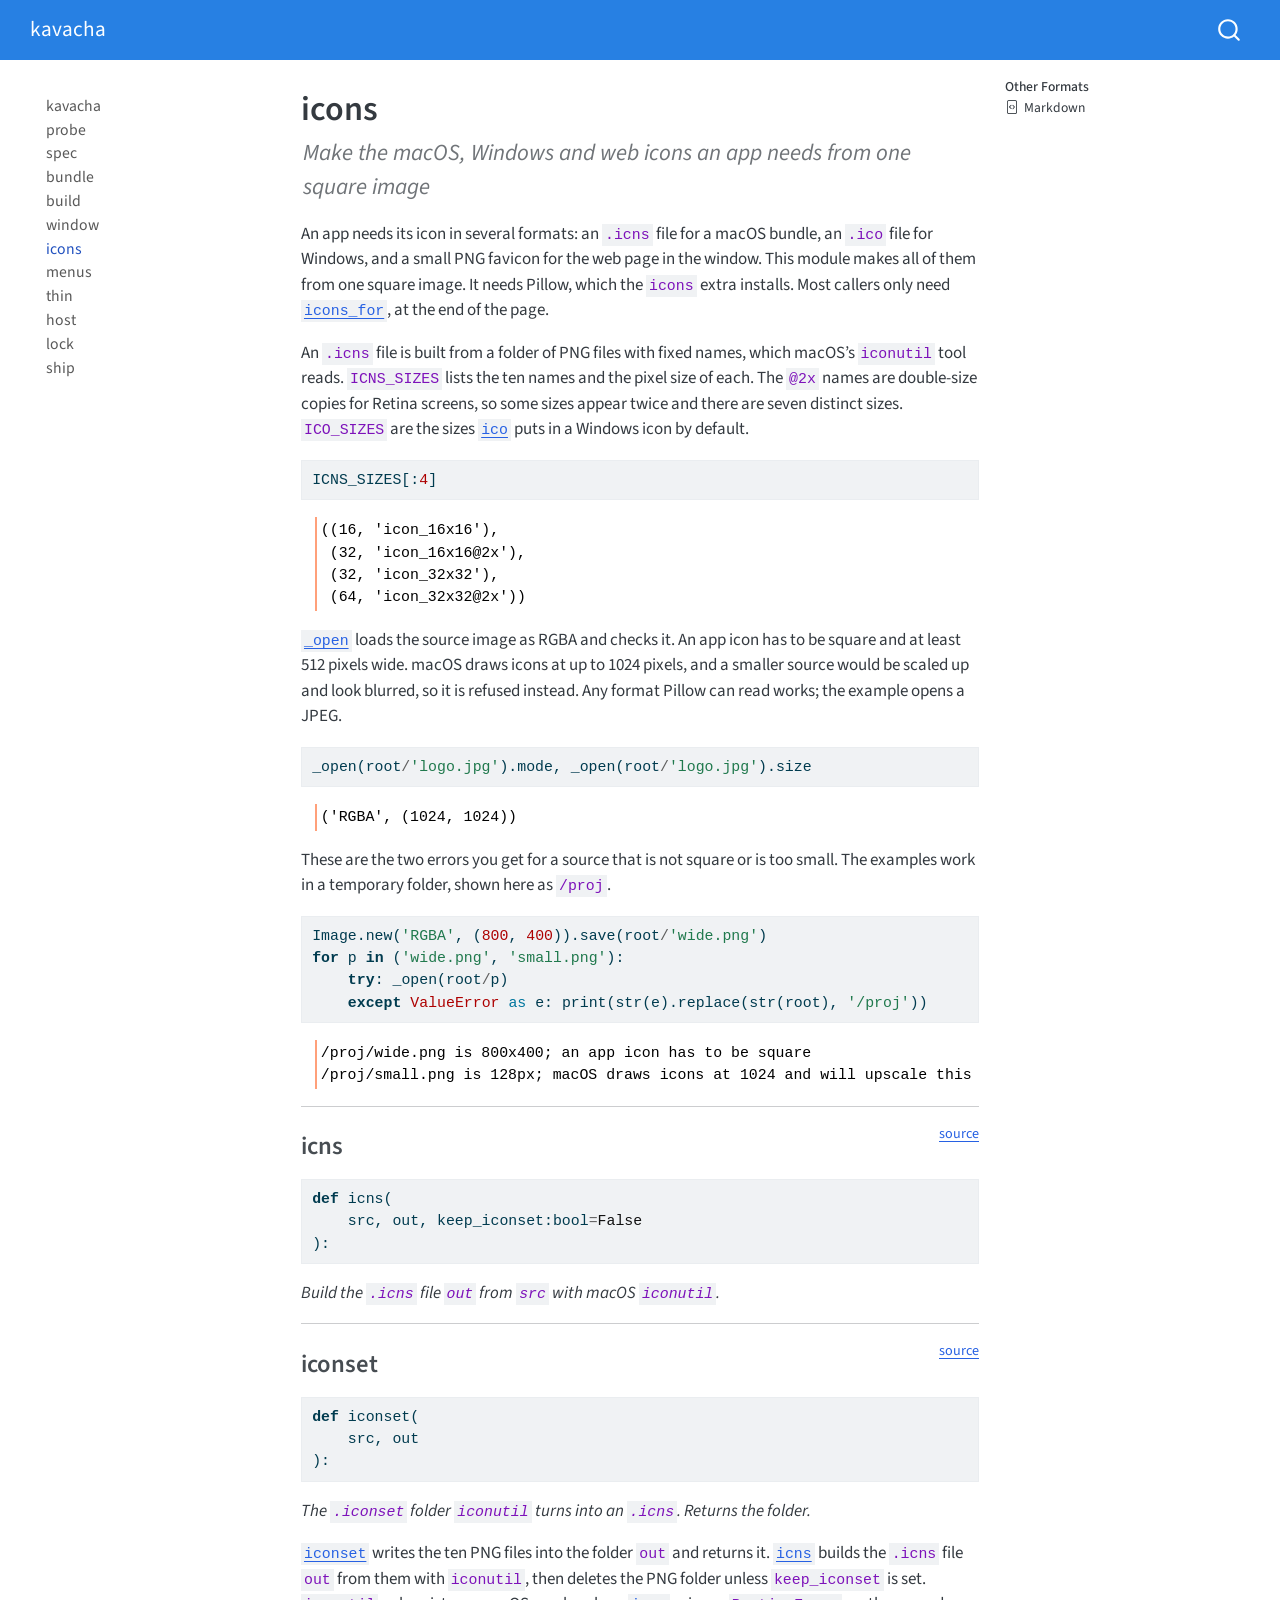
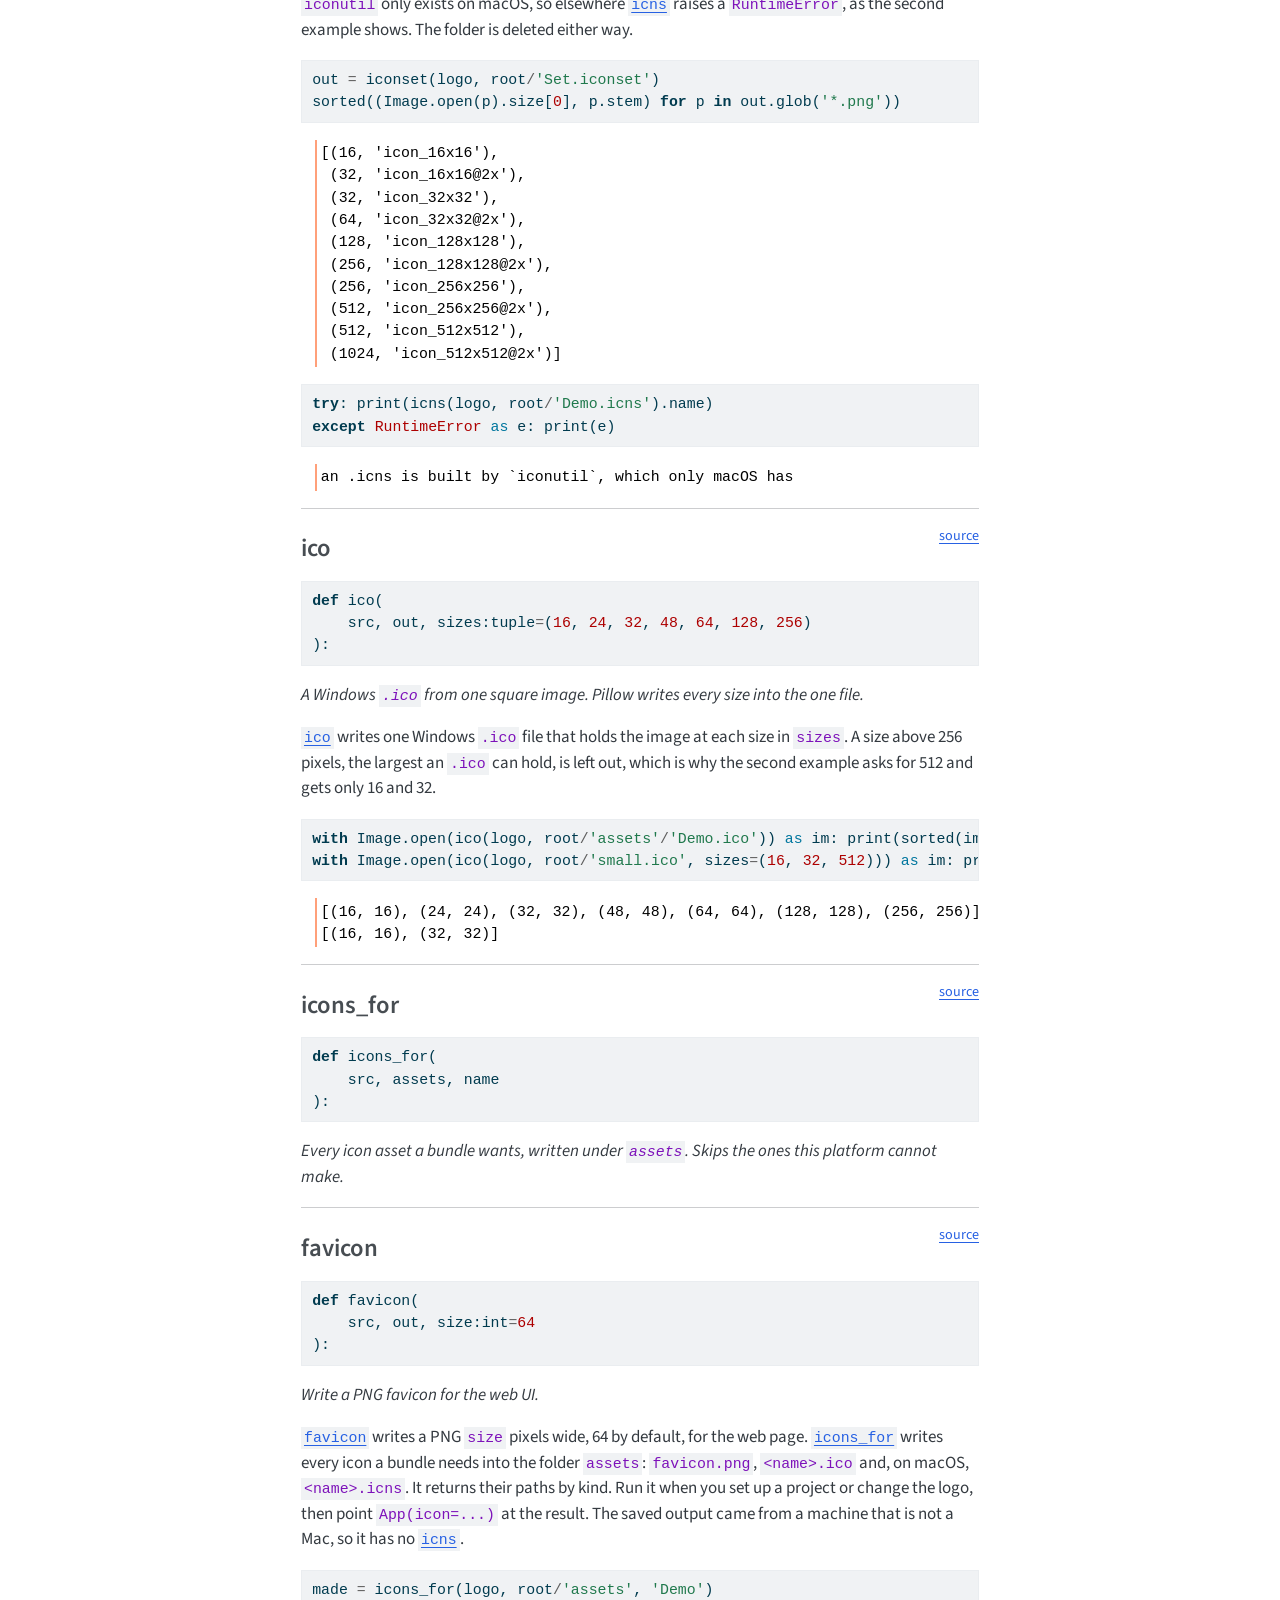
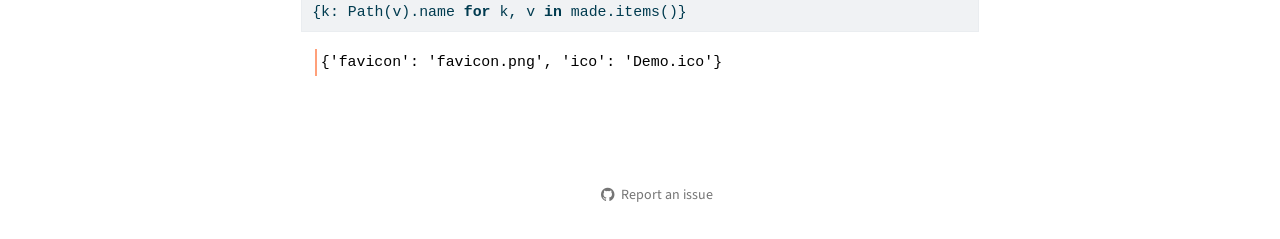
<file: icons.html>
<!DOCTYPE html>
<html xmlns="http://www.w3.org/1999/xhtml" lang="en" xml:lang="en"><head>

<meta charset="utf-8">
<meta name="generator" content="quarto-1.11.9">

<meta name="viewport" content="width=device-width, initial-scale=1.0, user-scalable=yes">

<meta name="description" content="Make the macOS, Windows and web icons an app needs from one square image">

<title>icons – kavacha</title>
<style>
/* Default styles provided by pandoc.
** See https://pandoc.org/MANUAL.html#variables-for-html for config info.
*/
span.smallcaps{font-variant: small-caps;}
div.columns{display: flex; gap: 1.5em;}
div.column{flex: auto;}
@media screen {
div.columns{gap: min(4vw, 1.5em);}
div.column{overflow-x: auto;}
}
div.hanging-indent{margin-left: 1.5em; text-indent: -1.5em;}
ul.task-list{list-style: none;}
ul.task-list li input[type="checkbox"] {
  width: 0.8em;
  margin: 0 0.8em 0.2em -1em; /* quarto-specific, see https://github.com/quarto-dev/quarto-cli/issues/4556 */ 
  vertical-align: middle;
}
/* CSS for syntax highlighting */
html { -webkit-text-size-adjust: 100%; }
pre > code.sourceCode { white-space: pre; position: relative; }
pre > code.sourceCode > span { display: inline-block; line-height: 1.25; }
pre > code.sourceCode > span:empty { height: 1.2em; }
.sourceCode { overflow: visible; }
code.sourceCode > span { color: inherit; text-decoration: inherit; }
div.sourceCode { margin: 1em 0; }
pre.sourceCode { margin: 0; }
@media screen {
div.sourceCode { overflow: auto; }
}
@media print {
pre > code.sourceCode { white-space: pre-wrap; }
pre > code.sourceCode > span { text-indent: -5em; padding-left: 5em; }
}
pre.numberSource code
  { counter-reset: source-line 0; }
pre.numberSource code > span
  { position: relative; left: -4em; counter-increment: source-line; }
pre.numberSource code > span > a:first-child::before
  { content: counter(source-line);
    position: relative; left: -1em; text-align: right; vertical-align: baseline;
    border: none; display: inline-block;
    -webkit-touch-callout: none; -webkit-user-select: none;
    -khtml-user-select: none; -moz-user-select: none;
    -ms-user-select: none; user-select: none;
    padding: 0 4px; width: 4em;
  }
pre.numberSource { margin-left: 3em;  padding-left: 4px; }
div.sourceCode
  {   }
@media screen {
pre > code.sourceCode > span > a:first-child::before { text-decoration: underline; }
}
</style>


<script src="site_libs/quarto-nav/quarto-nav.js"></script>
<script src="site_libs/quarto-nav/headroom.min.js"></script>
<script src="site_libs/clipboard/clipboard.min.js"></script>
<script src="site_libs/quarto-search/autocomplete.umd.js"></script>
<script src="site_libs/quarto-search/fuse.min.js"></script>
<script src="site_libs/quarto-search/quarto-search.js"></script>
<meta name="quarto:offset" content="./">
<script src="site_libs/quarto-html/quarto.js" type="module"></script>
<script src="site_libs/quarto-html/tabsets/tabsets.js" type="module"></script>
<script src="site_libs/quarto-html/scrollable-regions/scrollable-regions.js" type="module"></script>
<script src="site_libs/quarto-html/popper.min.js"></script>
<script src="site_libs/quarto-html/tippy.umd.min.js"></script>
<script src="site_libs/quarto-html/anchor.min.js"></script>
<link href="site_libs/quarto-html/tippy.css" rel="stylesheet">
<link href="site_libs/quarto-html/quarto-syntax-highlighting-63b5708e65d6cd79cd7618c58d0c21e7.css" rel="stylesheet" id="quarto-text-highlighting-styles">
<script src="site_libs/bootstrap/bootstrap.min.js"></script>
<link href="site_libs/bootstrap/bootstrap-icons.css" rel="stylesheet">
<link href="site_libs/bootstrap/bootstrap-f803fa4e565d46961d2a1845e6c2e3f5.min.css" rel="stylesheet" append-hash="true" id="quarto-bootstrap" data-mode="light">
<script id="quarto-search-options" type="application/json">{
  "location": "navbar",
  "copy-button": false,
  "collapse-after": 3,
  "panel-placement": "end",
  "type": "overlay",
  "limit": 50,
  "keyboard-shortcut": [
    "f",
    "/",
    "s"
  ],
  "show-item-context": false,
  "language": {
    "search-no-results-text": "No results",
    "search-matching-documents-text": "matching documents",
    "search-copy-link-title": "Copy link to search",
    "search-hide-matches-text": "Hide additional matches",
    "search-more-match-text": "more match in this document",
    "search-more-matches-text": "more matches in this document",
    "search-clear-button-title": "Clear",
    "search-text-placeholder": "",
    "search-detached-cancel-button-title": "Cancel",
    "search-submit-button-title": "Submit",
    "search-label": "Search"
  }
}</script>


<link rel="stylesheet" href="styles.css">
<meta property="og:title" content="icons – kavacha">
<meta property="og:description" content="Make the macOS, Windows and web icons an app needs from one square image">
<meta property="og:site_name" content="kavacha">
<meta name="twitter:title" content="icons – kavacha">
<meta name="twitter:description" content="Make the macOS, Windows and web icons an app needs from one square image">
<meta name="twitter:card" content="summary">
</head>

<body class="nav-sidebar floating nav-fixed quarto-light"><a id="quarto-skip-link" class="visually-hidden-focusable" href="#quarto-document-content">Skip to main content</a>

<div id="quarto-search-results"></div>
  <header id="quarto-header" class="headroom fixed-top">
    <nav class="navbar navbar-expand-lg " data-bs-theme="dark" aria-label="Site">
      <div class="navbar-container container-fluid">
      <div class="navbar-brand-container mx-auto">
    <a class="navbar-brand" href="./index.html">
    <span class="navbar-title">kavacha</span>
    </a>
  </div>
        <div class="quarto-navbar-tools tools-end">
</div>
          <div id="quarto-search" class="" title="Search"></div>
      </div> <!-- /container-fluid -->
    </nav>
  <nav class="quarto-secondary-nav" aria-label="Toolbar">
    <div class="container-fluid d-flex">
      <button type="button" class="quarto-btn-toggle btn" data-bs-toggle="collapse" role="button" data-bs-target=".quarto-sidebar-collapse-item" aria-controls="quarto-sidebar" aria-expanded="false" aria-label="Toggle sidebar navigation" onclick="if (window.quartoToggleHeadroom) { window.quartoToggleHeadroom(); }">
        <i class="bi bi-layout-text-sidebar-reverse"></i>
      </button>
        <nav class="quarto-page-breadcrumbs" aria-label="Breadcrumbs"><ol class="breadcrumb"><li class="breadcrumb-item"><a href="./icons.html">icons</a></li></ol></nav>
        <a class="flex-grow-1" data-bs-toggle="collapse" data-bs-target=".quarto-sidebar-collapse-item" onclick="if (window.quartoToggleHeadroom) { window.quartoToggleHeadroom(); }">      
        </a>
    </div>
  </nav>
</header>
<!-- content -->
<div id="quarto-content" class="quarto-container page-columns page-rows-contents page-layout-article page-navbar">
<!-- sidebar -->
  <nav id="quarto-sidebar" class="sidebar collapse collapse-horizontal quarto-sidebar-collapse-item sidebar-navigation floating overflow-auto" aria-label="Section">
    <div class="sidebar-menu-container"> 
    <ul class="list-unstyled mt-1">
        <li class="sidebar-item">
  <div class="sidebar-item-container"> 
  <a href="./index.html" class="sidebar-item-text sidebar-link">
 <span class="menu-text">kavacha</span></a>
  </div>
</li>
        <li class="sidebar-item">
  <div class="sidebar-item-container"> 
  <a href="./probe.html" class="sidebar-item-text sidebar-link">
 <span class="menu-text">probe</span></a>
  </div>
</li>
        <li class="sidebar-item">
  <div class="sidebar-item-container"> 
  <a href="./spec.html" class="sidebar-item-text sidebar-link">
 <span class="menu-text">spec</span></a>
  </div>
</li>
        <li class="sidebar-item">
  <div class="sidebar-item-container"> 
  <a href="./bundle.html" class="sidebar-item-text sidebar-link">
 <span class="menu-text">bundle</span></a>
  </div>
</li>
        <li class="sidebar-item">
  <div class="sidebar-item-container"> 
  <a href="./build.html" class="sidebar-item-text sidebar-link">
 <span class="menu-text">build</span></a>
  </div>
</li>
        <li class="sidebar-item">
  <div class="sidebar-item-container"> 
  <a href="./window.html" class="sidebar-item-text sidebar-link">
 <span class="menu-text">window</span></a>
  </div>
</li>
        <li class="sidebar-item">
  <div class="sidebar-item-container"> 
  <a href="./icons.html" class="sidebar-item-text sidebar-link active">
 <span class="menu-text">icons</span></a>
  </div>
</li>
        <li class="sidebar-item">
  <div class="sidebar-item-container"> 
  <a href="./menus.html" class="sidebar-item-text sidebar-link">
 <span class="menu-text">menus</span></a>
  </div>
</li>
        <li class="sidebar-item">
  <div class="sidebar-item-container"> 
  <a href="./thin.html" class="sidebar-item-text sidebar-link">
 <span class="menu-text">thin</span></a>
  </div>
</li>
        <li class="sidebar-item">
  <div class="sidebar-item-container"> 
  <a href="./host.html" class="sidebar-item-text sidebar-link">
 <span class="menu-text">host</span></a>
  </div>
</li>
        <li class="sidebar-item">
  <div class="sidebar-item-container"> 
  <a href="./lock.html" class="sidebar-item-text sidebar-link">
 <span class="menu-text">lock</span></a>
  </div>
</li>
        <li class="sidebar-item">
  <div class="sidebar-item-container"> 
  <a href="./ship.html" class="sidebar-item-text sidebar-link">
 <span class="menu-text">ship</span></a>
  </div>
</li>
    </ul>
    </div>
</nav>
<div id="quarto-sidebar-glass" class="quarto-sidebar-collapse-item" data-bs-toggle="collapse" data-bs-target=".quarto-sidebar-collapse-item"></div>
<!-- margin-sidebar -->
    <div id="quarto-margin-sidebar" class="sidebar margin-sidebar">
        
    <div class="quarto-alternate-formats"><h2>Other Formats</h2><ul><li><a href="icons.html.md"><i class="bi bi-file-code"></i>Markdown</a></li></ul></div></div>
<!-- main -->
<main class="content" id="quarto-document-content" tabindex="-1">

<header id="title-block-header" class="quarto-title-block default">
<div class="quarto-title">
<h1 class="title">icons</h1>
</div>

<div>
  <div class="description">
    Make the macOS, Windows and web icons an app needs from one square image
  </div>
</div>


<div class="quarto-title-meta">

    
  
    
  </div>
  


</header>


<!-- WARNING: THIS FILE WAS AUTOGENERATED! DO NOT EDIT! -->
<p>An app needs its icon in several formats: an <code>.icns</code> file for a macOS bundle, an <code>.ico</code> file for Windows, and a small PNG favicon for the web page in the window. This module makes all of them from one square image. It needs Pillow, which the <code>icons</code> extra installs. Most callers only need <a href="https://vedicreader.github.io/kavacha/icons.html#icons_for"><code>icons_for</code></a>, at the end of the page.</p>
<p>An <code>.icns</code> file is built from a folder of PNG files with fixed names, which macOS’s <code>iconutil</code> tool reads. <code>ICNS_SIZES</code> lists the ten names and the pixel size of each. The <code>@2x</code> names are double-size copies for Retina screens, so some sizes appear twice and there are seven distinct sizes. <code>ICO_SIZES</code> are the sizes <a href="https://vedicreader.github.io/kavacha/icons.html#ico"><code>ico</code></a> puts in a Windows icon by default.</p>
<div id="9009247e" class="cell">
<div class="code-copy-outer-scaffold"><div class="sourceCode cell-code" id="cb1"><pre class="sourceCode python code-with-copy"><code class="sourceCode python"><span id="cb1-1"><a href="#cb1-1" aria-hidden="true" tabindex="-1"></a>ICNS_SIZES[:<span class="dv">4</span>]</span></code></pre></div><button title="Copy to Clipboard" class="code-copy-button"><i class="bi"></i></button></div>
<div class="cell-output cell-output-display">
<pre><code>((16, 'icon_16x16'),
 (32, 'icon_16x16@2x'),
 (32, 'icon_32x32'),
 (64, 'icon_32x32@2x'))</code></pre>
</div>
</div>
<p><a href="https://vedicreader.github.io/kavacha/icons.html#_open"><code>_open</code></a> loads the source image as RGBA and checks it. An app icon has to be square and at least 512 pixels wide. macOS draws icons at up to 1024 pixels, and a smaller source would be scaled up and look blurred, so it is refused instead. Any format Pillow can read works; the example opens a JPEG.</p>
<div id="6d6bc114" class="cell">
<div class="code-copy-outer-scaffold"><div class="sourceCode cell-code" id="cb3"><pre class="sourceCode python code-with-copy"><code class="sourceCode python"><span id="cb3-1"><a href="#cb3-1" aria-hidden="true" tabindex="-1"></a>_open(root<span class="op">/</span><span class="st">'logo.jpg'</span>).mode, _open(root<span class="op">/</span><span class="st">'logo.jpg'</span>).size</span></code></pre></div><button title="Copy to Clipboard" class="code-copy-button"><i class="bi"></i></button></div>
<div class="cell-output cell-output-display">
<pre><code>('RGBA', (1024, 1024))</code></pre>
</div>
</div>
<p>These are the two errors you get for a source that is not square or is too small. The examples work in a temporary folder, shown here as <code>/proj</code>.</p>
<div id="08abadf2" class="cell">
<div class="code-copy-outer-scaffold"><div class="sourceCode cell-code" id="cb5"><pre class="sourceCode python code-with-copy"><code class="sourceCode python"><span id="cb5-1"><a href="#cb5-1" aria-hidden="true" tabindex="-1"></a>Image.new(<span class="st">'RGBA'</span>, (<span class="dv">800</span>, <span class="dv">400</span>)).save(root<span class="op">/</span><span class="st">'wide.png'</span>)</span>
<span id="cb5-2"><a href="#cb5-2" aria-hidden="true" tabindex="-1"></a><span class="cf">for</span> p <span class="kw">in</span> (<span class="st">'wide.png'</span>, <span class="st">'small.png'</span>):</span>
<span id="cb5-3"><a href="#cb5-3" aria-hidden="true" tabindex="-1"></a>    <span class="cf">try</span>: _open(root<span class="op">/</span>p)</span>
<span id="cb5-4"><a href="#cb5-4" aria-hidden="true" tabindex="-1"></a>    <span class="cf">except</span> <span class="pp">ValueError</span> <span class="im">as</span> e: <span class="bu">print</span>(<span class="bu">str</span>(e).replace(<span class="bu">str</span>(root), <span class="st">'/proj'</span>))</span></code></pre></div><button title="Copy to Clipboard" class="code-copy-button"><i class="bi"></i></button></div>
<div class="cell-output cell-output-stdout">
<pre><code>/proj/wide.png is 800x400; an app icon has to be square
/proj/small.png is 128px; macOS draws icons at 1024 and will upscale this</code></pre>
</div>
</div>
<div id="67e323a1" class="cell" data-quarto-private-1="{&quot;key&quot;:&quot;execution&quot;,&quot;value&quot;:{&quot;iopub.execute_input&quot;:&quot;2026-11-22T04:32:45.777701+00:00&quot;,&quot;shell.execute_reply&quot;:&quot;2026-11-22T04:32:45.848216+00:00&quot;,&quot;total&quot;:0.07051802800000218}}" data-execution_count="7">
<hr>
<p><a href="https://github.com/vedicreader/kavacha/blob/main/kavacha/icons.py#L42" target="_blank" style="float:right; font-size:smaller">source</a></p>
<section id="icns" class="level3">
<h3 class="anchored" data-anchor-id="icns">icns</h3>
<div class="code-copy-outer-scaffold"><div class="sourceCode" id="cb7"><pre class="sourceCode python code-with-copy"><code class="sourceCode python"><span id="cb7-1"><a href="#cb7-1" aria-hidden="true" tabindex="-1"></a><span class="kw">def</span> icns(</span>
<span id="cb7-2"><a href="#cb7-2" aria-hidden="true" tabindex="-1"></a>    src, out, keep_iconset:<span class="bu">bool</span><span class="op">=</span><span class="va">False</span></span>
<span id="cb7-3"><a href="#cb7-3" aria-hidden="true" tabindex="-1"></a>):</span></code></pre></div><button title="Copy to Clipboard" class="code-copy-button"><i class="bi"></i></button></div>
<p><em>Build the <code>.icns</code> file <code>out</code> from <code>src</code> with macOS <code>iconutil</code>.</em></p>
</section>
</div>
<div id="fb46ecb6" class="cell" data-quarto-private-1="{&quot;key&quot;:&quot;execution&quot;,&quot;value&quot;:{&quot;iopub.execute_input&quot;:&quot;2026-11-22T04:32:45.848325+00:00&quot;,&quot;shell.execute_reply&quot;:&quot;2026-11-22T04:32:45.851275+00:00&quot;,&quot;total&quot;:0.0029525340000020606}}" data-execution_count="8">
<hr>
<p><a href="https://github.com/vedicreader/kavacha/blob/main/kavacha/icons.py#L35" target="_blank" style="float:right; font-size:smaller">source</a></p>
<section id="iconset" class="level3">
<h3 class="anchored" data-anchor-id="iconset">iconset</h3>
<div class="code-copy-outer-scaffold"><div class="sourceCode" id="cb8"><pre class="sourceCode python code-with-copy"><code class="sourceCode python"><span id="cb8-1"><a href="#cb8-1" aria-hidden="true" tabindex="-1"></a><span class="kw">def</span> iconset(</span>
<span id="cb8-2"><a href="#cb8-2" aria-hidden="true" tabindex="-1"></a>    src, out</span>
<span id="cb8-3"><a href="#cb8-3" aria-hidden="true" tabindex="-1"></a>):</span></code></pre></div><button title="Copy to Clipboard" class="code-copy-button"><i class="bi"></i></button></div>
<p><em>The <code>.iconset</code> folder <code>iconutil</code> turns into an <code>.icns</code>. Returns the folder.</em></p>
</section>
</div>
<p><a href="https://vedicreader.github.io/kavacha/icons.html#iconset"><code>iconset</code></a> writes the ten PNG files into the folder <code>out</code> and returns it. <a href="https://vedicreader.github.io/kavacha/icons.html#icns"><code>icns</code></a> builds the <code>.icns</code> file <code>out</code> from them with <code>iconutil</code>, then deletes the PNG folder unless <code>keep_iconset</code> is set. <code>iconutil</code> only exists on macOS, so elsewhere <a href="https://vedicreader.github.io/kavacha/icons.html#icns"><code>icns</code></a> raises a <code>RuntimeError</code>, as the second example shows. The folder is deleted either way.</p>
<div id="4262bac5" class="cell">
<div class="code-copy-outer-scaffold"><div class="sourceCode cell-code" id="cb9"><pre class="sourceCode python code-with-copy"><code class="sourceCode python"><span id="cb9-1"><a href="#cb9-1" aria-hidden="true" tabindex="-1"></a>out <span class="op">=</span> iconset(logo, root<span class="op">/</span><span class="st">'Set.iconset'</span>)</span>
<span id="cb9-2"><a href="#cb9-2" aria-hidden="true" tabindex="-1"></a><span class="bu">sorted</span>((Image.<span class="bu">open</span>(p).size[<span class="dv">0</span>], p.stem) <span class="cf">for</span> p <span class="kw">in</span> out.glob(<span class="st">'*.png'</span>))</span></code></pre></div><button title="Copy to Clipboard" class="code-copy-button"><i class="bi"></i></button></div>
<div class="cell-output cell-output-display">
<pre><code>[(16, 'icon_16x16'),
 (32, 'icon_16x16@2x'),
 (32, 'icon_32x32'),
 (64, 'icon_32x32@2x'),
 (128, 'icon_128x128'),
 (256, 'icon_128x128@2x'),
 (256, 'icon_256x256'),
 (512, 'icon_256x256@2x'),
 (512, 'icon_512x512'),
 (1024, 'icon_512x512@2x')]</code></pre>
</div>
</div>
<div id="87bc9858" class="cell">
<div class="code-copy-outer-scaffold"><div class="sourceCode cell-code" id="cb11"><pre class="sourceCode python code-with-copy"><code class="sourceCode python"><span id="cb11-1"><a href="#cb11-1" aria-hidden="true" tabindex="-1"></a><span class="cf">try</span>: <span class="bu">print</span>(icns(logo, root<span class="op">/</span><span class="st">'Demo.icns'</span>).name)</span>
<span id="cb11-2"><a href="#cb11-2" aria-hidden="true" tabindex="-1"></a><span class="cf">except</span> <span class="pp">RuntimeError</span> <span class="im">as</span> e: <span class="bu">print</span>(e)</span></code></pre></div><button title="Copy to Clipboard" class="code-copy-button"><i class="bi"></i></button></div>
<div class="cell-output cell-output-stdout">
<pre><code>an .icns is built by `iconutil`, which only macOS has</code></pre>
</div>
</div>
<div id="93c5d05d" class="cell" data-quarto-private-1="{&quot;key&quot;:&quot;execution&quot;,&quot;value&quot;:{&quot;iopub.execute_input&quot;:&quot;2026-11-22T04:32:45.852558+00:00&quot;,&quot;shell.execute_reply&quot;:&quot;2026-11-22T04:32:45.855086+00:00&quot;,&quot;total&quot;:0.0025301169999991657}}" data-execution_count="10">
<hr>
<p><a href="https://github.com/vedicreader/kavacha/blob/main/kavacha/icons.py#L58" target="_blank" style="float:right; font-size:smaller">source</a></p>
<section id="ico" class="level3">
<h3 class="anchored" data-anchor-id="ico">ico</h3>
<div class="code-copy-outer-scaffold"><div class="sourceCode" id="cb13"><pre class="sourceCode python code-with-copy"><code class="sourceCode python"><span id="cb13-1"><a href="#cb13-1" aria-hidden="true" tabindex="-1"></a><span class="kw">def</span> ico(</span>
<span id="cb13-2"><a href="#cb13-2" aria-hidden="true" tabindex="-1"></a>    src, out, sizes:<span class="bu">tuple</span><span class="op">=</span>(<span class="dv">16</span>, <span class="dv">24</span>, <span class="dv">32</span>, <span class="dv">48</span>, <span class="dv">64</span>, <span class="dv">128</span>, <span class="dv">256</span>)</span>
<span id="cb13-3"><a href="#cb13-3" aria-hidden="true" tabindex="-1"></a>):</span></code></pre></div><button title="Copy to Clipboard" class="code-copy-button"><i class="bi"></i></button></div>
<p><em>A Windows <code>.ico</code> from one square image. Pillow writes every size into the one file.</em></p>
</section>
</div>
<p><a href="https://vedicreader.github.io/kavacha/icons.html#ico"><code>ico</code></a> writes one Windows <code>.ico</code> file that holds the image at each size in <code>sizes</code>. A size above 256 pixels, the largest an <code>.ico</code> can hold, is left out, which is why the second example asks for 512 and gets only 16 and 32.</p>
<div id="00b78148" class="cell">
<div class="code-copy-outer-scaffold"><div class="sourceCode cell-code" id="cb14"><pre class="sourceCode python code-with-copy"><code class="sourceCode python"><span id="cb14-1"><a href="#cb14-1" aria-hidden="true" tabindex="-1"></a><span class="cf">with</span> Image.<span class="bu">open</span>(ico(logo, root<span class="op">/</span><span class="st">'assets'</span><span class="op">/</span><span class="st">'Demo.ico'</span>)) <span class="im">as</span> im: <span class="bu">print</span>(<span class="bu">sorted</span>(im.info[<span class="st">'sizes'</span>]))</span>
<span id="cb14-2"><a href="#cb14-2" aria-hidden="true" tabindex="-1"></a><span class="cf">with</span> Image.<span class="bu">open</span>(ico(logo, root<span class="op">/</span><span class="st">'small.ico'</span>, sizes<span class="op">=</span>(<span class="dv">16</span>, <span class="dv">32</span>, <span class="dv">512</span>))) <span class="im">as</span> im: <span class="bu">print</span>(<span class="bu">sorted</span>(im.info[<span class="st">'sizes'</span>]))</span></code></pre></div><button title="Copy to Clipboard" class="code-copy-button"><i class="bi"></i></button></div>
<div class="cell-output cell-output-stdout">
<pre><code>[(16, 16), (24, 24), (32, 32), (48, 48), (64, 64), (128, 128), (256, 256)]
[(16, 16), (32, 32)]</code></pre>
</div>
</div>
<div id="fb890d17" class="cell" data-quarto-private-1="{&quot;key&quot;:&quot;execution&quot;,&quot;value&quot;:{&quot;iopub.execute_input&quot;:&quot;2026-11-22T04:32:45.856752+00:00&quot;,&quot;shell.execute_reply&quot;:&quot;2026-11-22T04:32:45.859471+00:00&quot;,&quot;total&quot;:0.0027219649999992157}}" data-execution_count="12">
<hr>
<p><a href="https://github.com/vedicreader/kavacha/blob/main/kavacha/icons.py#L73" target="_blank" style="float:right; font-size:smaller">source</a></p>
<section id="icons_for" class="level3">
<h3 class="anchored" data-anchor-id="icons_for">icons_for</h3>
<div class="code-copy-outer-scaffold"><div class="sourceCode" id="cb16"><pre class="sourceCode python code-with-copy"><code class="sourceCode python"><span id="cb16-1"><a href="#cb16-1" aria-hidden="true" tabindex="-1"></a><span class="kw">def</span> icons_for(</span>
<span id="cb16-2"><a href="#cb16-2" aria-hidden="true" tabindex="-1"></a>    src, assets, name</span>
<span id="cb16-3"><a href="#cb16-3" aria-hidden="true" tabindex="-1"></a>):</span></code></pre></div><button title="Copy to Clipboard" class="code-copy-button"><i class="bi"></i></button></div>
<p><em>Every icon asset a bundle wants, written under <code>assets</code>. Skips the ones this platform cannot make.</em></p>
</section>
</div>
<div id="e639aef7" class="cell" data-quarto-private-1="{&quot;key&quot;:&quot;execution&quot;,&quot;value&quot;:{&quot;iopub.execute_input&quot;:&quot;2026-11-22T04:32:45.859536+00:00&quot;,&quot;shell.execute_reply&quot;:&quot;2026-11-22T04:32:45.861969+00:00&quot;,&quot;total&quot;:0.002434262999997827}}" data-execution_count="13">
<hr>
<p><a href="https://github.com/vedicreader/kavacha/blob/main/kavacha/icons.py#L66" target="_blank" style="float:right; font-size:smaller">source</a></p>
<section id="favicon" class="level3">
<h3 class="anchored" data-anchor-id="favicon">favicon</h3>
<div class="code-copy-outer-scaffold"><div class="sourceCode" id="cb17"><pre class="sourceCode python code-with-copy"><code class="sourceCode python"><span id="cb17-1"><a href="#cb17-1" aria-hidden="true" tabindex="-1"></a><span class="kw">def</span> favicon(</span>
<span id="cb17-2"><a href="#cb17-2" aria-hidden="true" tabindex="-1"></a>    src, out, size:<span class="bu">int</span><span class="op">=</span><span class="dv">64</span></span>
<span id="cb17-3"><a href="#cb17-3" aria-hidden="true" tabindex="-1"></a>):</span></code></pre></div><button title="Copy to Clipboard" class="code-copy-button"><i class="bi"></i></button></div>
<p><em>Write a PNG favicon for the web UI.</em></p>
</section>
</div>
<p><a href="https://vedicreader.github.io/kavacha/icons.html#favicon"><code>favicon</code></a> writes a PNG <code>size</code> pixels wide, 64 by default, for the web page. <a href="https://vedicreader.github.io/kavacha/icons.html#icons_for"><code>icons_for</code></a> writes every icon a bundle needs into the folder <code>assets</code>: <code>favicon.png</code>, <code>&lt;name&gt;.ico</code> and, on macOS, <code>&lt;name&gt;.icns</code>. It returns their paths by kind. Run it when you set up a project or change the logo, then point <code>App(icon=...)</code> at the result. The saved output came from a machine that is not a Mac, so it has no <a href="https://vedicreader.github.io/kavacha/icons.html#icns"><code>icns</code></a>.</p>
<div id="bd508612" class="cell">
<div class="code-copy-outer-scaffold"><div class="sourceCode cell-code" id="cb18"><pre class="sourceCode python code-with-copy"><code class="sourceCode python"><span id="cb18-1"><a href="#cb18-1" aria-hidden="true" tabindex="-1"></a>made <span class="op">=</span> icons_for(logo, root<span class="op">/</span><span class="st">'assets'</span>, <span class="st">'Demo'</span>)</span>
<span id="cb18-2"><a href="#cb18-2" aria-hidden="true" tabindex="-1"></a>{k: Path(v).name <span class="cf">for</span> k, v <span class="kw">in</span> made.items()}</span></code></pre></div><button title="Copy to Clipboard" class="code-copy-button"><i class="bi"></i></button></div>
<div class="cell-output cell-output-display">
<pre><code>{'favicon': 'favicon.png', 'ico': 'Demo.ico'}</code></pre>
</div>
</div>



</main> <!-- /main -->
<script id="quarto-html-after-body" type="application/javascript">
  window.document.addEventListener("DOMContentLoaded", function (event) {
    const icon = "";
    const anchorJS = new window.AnchorJS();
    anchorJS.options = {
      placement: 'right',
      icon: icon
    };
    anchorJS.add('.anchored');
    const isCodeAnnotation = (el) => {
      for (const clz of el.classList) {
        if (clz.startsWith('code-annotation-')) {                     
          return true;
        }
      }
      return false;
    }
    const onCopySuccess = function(e) {
      // button target
      const button = e.trigger;
      // don't keep focus
      button.blur();
      // flash "checked"
      button.classList.add('code-copy-button-checked');
      var currentTitle = button.getAttribute("title");
      button.setAttribute("title", "Copied!");
      let tooltip;
      if (window.bootstrap) {
        button.setAttribute("data-bs-toggle", "tooltip");
        button.setAttribute("data-bs-placement", "left");
        button.setAttribute("data-bs-title", "Copied!");
        tooltip = new bootstrap.Tooltip(button, 
          { trigger: "manual", 
            customClass: "code-copy-button-tooltip",
            offset: [0, -8]});
        tooltip.show();    
      }
      setTimeout(function() {
        if (tooltip) {
          tooltip.hide();
          button.removeAttribute("data-bs-title");
          button.removeAttribute("data-bs-toggle");
          button.removeAttribute("data-bs-placement");
        }
        button.setAttribute("title", currentTitle);
        button.classList.remove('code-copy-button-checked');
      }, 1000);
      // clear code selection
      e.clearSelection();
    }
    const getTextToCopy = function(trigger) {
      const outerScaffold = trigger.parentElement.cloneNode(true);
      const codeEl = outerScaffold.querySelector('code');
      for (const childEl of codeEl.children) {
        if (isCodeAnnotation(childEl)) {
          childEl.remove();
        }
      }
      return codeEl.innerText;
    }
    const clipboard = new window.ClipboardJS('.code-copy-button:not([data-in-quarto-modal])', {
      text: getTextToCopy
    });
    clipboard.on('success', onCopySuccess);
    if (window.document.getElementById('quarto-embedded-source-code-modal')) {
      const clipboardModal = new window.ClipboardJS('.code-copy-button[data-in-quarto-modal]', {
        text: getTextToCopy,
        container: window.document.getElementById('quarto-embedded-source-code-modal')
      });
      clipboardModal.on('success', onCopySuccess);
    }
      var localhostRegex = new RegExp(/^(?:http|https):\/\/localhost\:?[0-9]*\//);
      var mailtoRegex = new RegExp(/^mailto:/);
        var filterRegex = new RegExp("https:\/\/vedicreader\.github\.io\/kavacha");
      var isInternal = (href) => {
          return filterRegex.test(href) || localhostRegex.test(href) || mailtoRegex.test(href);
      }
      // Inspect non-navigation links and adorn them if external
      window.quartoDecorateExternalLinks = function (root) {
     var links = (root || window.document).querySelectorAll('a[href]:not(.nav-link):not(.navbar-brand):not(.toc-action):not(.sidebar-link):not(.sidebar-item-toggle):not(.pagination-link):not(.no-external):not([aria-hidden]):not(.dropdown-item):not(.quarto-navigation-tool):not(.about-link)');
      for (var i=0; i<links.length; i++) {
        const link = links[i];
        if (!isInternal(link.href)) {
          // undo the damage that might have been done by quarto-nav.js in the case of
          // links that we want to consider external
          if (link.dataset.originalHref !== undefined) {
            link.href = link.dataset.originalHref;
          }
          if (!link.classList.contains('no-external-icon')) {
          }
        }
      }
      };
      window.quartoDecorateExternalLinks(window.document);
    // Esc closes the popup (WCAG 1.4.13) and focus leaving both trigger and
    // popup closes it (WCAG 2.4.11); tippy handles neither for interactive popups.
    const hideOnEscAndFocusOut = {
      name: 'hideOnEscAndFocusOut',
      defaultValue: true,
      fn(instance) {
        const dismiss = () => {
          // A show scheduled by the trigger delay would otherwise reopen it
          instance.clearDelayTimeouts();
          instance.hide();
        };
        const onKeyDown = (event) => {
          if (event.key !== 'Escape') {
            return;
          }
          // Keep Esc from also reaching page handlers (e.g. reveal.js overview),
          // except an open reveal.js slide menu, which Esc should close too.
          // The menu handles keys only when its keyboard option is on.
          const menuHandlesEsc = window.Reveal?.getPlugin?.('menu')?.isOpen() &&
            window.Reveal.getConfig().menu?.keyboard !== false;
          if (!menuHandlesEsc) {
            event.stopPropagation();
          }
          if (instance.popper.contains(window.document.activeElement)) {
            // Disabled while refocusing so the focus trigger does not reopen it
            instance.disable();
            instance.reference.focus();
            instance.enable();
          }
          dismiss();
        };
        const onFocusOut = (event) => {
          const target = event.relatedTarget;
          if (target && !instance.reference.contains(target) &&
              !instance.popper.contains(target)) {
            dismiss();
          }
        };
        // On the trigger too: a click trigger (code-annotations: select) has no
        // blur handling. Attached for the instance's lifetime so leaving the
        // trigger also cancels a show still pending on the trigger delay.
        instance.reference.addEventListener('focusout', onFocusOut);
        return {
          onShow() {
            window.document.addEventListener('keydown', onKeyDown, true);
            instance.popper.addEventListener('focusout', onFocusOut);
          },
          onHide() {
            window.document.removeEventListener('keydown', onKeyDown, true);
            instance.popper.removeEventListener('focusout', onFocusOut);
          },
          onDestroy() {
            instance.reference.removeEventListener('focusout', onFocusOut);
          },
        };
      },
    };
    function tippyHover(el, contentFn, onTriggerFn, onUntriggerFn) {
      const config = {
        allowHTML: true,
        maxWidth: 500,
        delay: 100,
        arrow: false,
        appendTo: function(el) {
            return el.parentElement;
        },
        interactive: true,
        interactiveBorder: 10,
        theme: 'quarto',
        placement: 'bottom-start',
        plugins: [hideOnEscAndFocusOut],
      };
      if (contentFn) {
        config.content = contentFn;
      }
      if (onTriggerFn) {
        config.onTrigger = onTriggerFn;
      }
      if (onUntriggerFn) {
        config.onUntrigger = onUntriggerFn;
      }
      window.tippy(el, config); 
    }
    const noterefs = window.document.querySelectorAll('a[role="doc-noteref"]');
    for (var i=0; i<noterefs.length; i++) {
      const ref = noterefs[i];
      tippyHover(ref, function() {
        // use id or data attribute instead here
        let href = ref.getAttribute('data-footnote-href') || ref.getAttribute('href');
        try { href = new URL(href).hash; } catch {}
        const id = href.replace(/^#\/?/, "");
        const note = window.document.getElementById(id);
        if (note) {
          return note.innerHTML;
        } else {
          return "";
        }
      });
    }
    const xrefs = window.document.querySelectorAll('a.quarto-xref');
    const processXRef = (id, note) => {
      // Strip column container classes
      const stripColumnClz = (el) => {
        el.classList.remove("page-full", "page-columns");
        if (el.children) {
          for (const child of el.children) {
            stripColumnClz(child);
          }
        }
      }
      stripColumnClz(note)
      if (id === null || id.startsWith('sec-')) {
        // Special case sections, only their first couple elements
        const container = document.createElement("div");
        if (note.children && note.children.length > 2) {
          container.appendChild(note.children[0].cloneNode(true));
          for (let i = 1; i < note.children.length; i++) {
            const child = note.children[i];
            if (child.tagName === "P" && child.innerText === "") {
              continue;
            } else {
              container.appendChild(child.cloneNode(true));
              break;
            }
          }
          if (window.Quarto?.typesetMath) {
            window.Quarto.typesetMath(container);
          }
          return container.innerHTML
        } else {
          if (window.Quarto?.typesetMath) {
            window.Quarto.typesetMath(note);
          }
          return note.innerHTML;
        }
      } else {
        // Remove any anchor links if they are present
        const anchorLink = note.querySelector('a.anchorjs-link');
        if (anchorLink) {
          anchorLink.remove();
        }
        if (window.Quarto?.typesetMath) {
          window.Quarto.typesetMath(note);
        }
        if (note.classList.contains("callout")) {
          return note.outerHTML;
        } else {
          return note.innerHTML;
        }
      }
    }
    for (var i=0; i<xrefs.length; i++) {
      const xref = xrefs[i];
      tippyHover(xref, undefined, function(instance) {
        instance.disable();
        let url = xref.getAttribute('href');
        let hash = undefined; 
        if (url.startsWith('#')) {
          hash = url;
        } else {
          try { hash = new URL(url).hash; } catch {}
        }
        if (hash) {
          const id = hash.replace(/^#\/?/, "");
          const note = window.document.getElementById(id);
          if (note !== null) {
            try {
              const html = processXRef(id, note.cloneNode(true));
              instance.setContent(html);
            } finally {
              instance.enable();
              instance.show();
            }
          } else {
            // See if we can fetch this
            fetch(url.split('#')[0])
            .then(res => res.text())
            .then(html => {
              const parser = new DOMParser();
              const htmlDoc = parser.parseFromString(html, "text/html");
              const note = htmlDoc.getElementById(id);
              if (note !== null) {
                const html = processXRef(id, note);
                instance.setContent(html);
              } 
            }).finally(() => {
              instance.enable();
              instance.show();
            });
          }
        } else {
          // See if we can fetch a full url (with no hash to target)
          // This is a special case and we should probably do some content thinning / targeting
          fetch(url)
          .then(res => res.text())
          .then(html => {
            const parser = new DOMParser();
            const htmlDoc = parser.parseFromString(html, "text/html");
            const note = htmlDoc.querySelector('main.content');
            if (note !== null) {
              // This should only happen for chapter cross references
              // (since there is no id in the URL)
              // remove the first header
              if (note.children.length > 0 && note.children[0].tagName === "HEADER") {
                note.children[0].remove();
              }
              const html = processXRef(null, note);
              instance.setContent(html);
            } 
          }).finally(() => {
            instance.enable();
            instance.show();
          });
        }
      }, function(instance) {
      });
    }
        let selectedAnnoteEl;
        const selectorForAnnotation = ( cell, annotation) => {
          let cellAttr = 'data-code-cell="' + cell + '"';
          let lineAttr = 'data-code-annotation="' +  annotation + '"';
          const selector = 'span[' + cellAttr + '][' + lineAttr + ']';
          return selector;
        }
        const selectCodeLines = (annoteEl) => {
          const doc = window.document;
          const targetCell = annoteEl.getAttribute("data-target-cell");
          const targetAnnotation = annoteEl.getAttribute("data-target-annotation");
          const annoteSpan = window.document.querySelector(selectorForAnnotation(targetCell, targetAnnotation));
          const lines = annoteSpan.getAttribute("data-code-lines").split(",");
          const lineIds = lines.map((line) => {
            return targetCell + "-" + line;
          })
          // Each band is positioned against its own containing block, which is
          // not the offsetParent of the lines, so place it from client rects.
          const placeBand = (band, firstEl, lastEl, codeBlock) => {
            const container = band.offsetParent;
            if (container === null) {
              return;
            }
            const containerRect = container.getBoundingClientRect();
            // Reveal.js scales slides with a transform, so convert client
            // pixels back to the CSS pixels of the container.
            const scale = containerRect.height / container.offsetHeight || 1;
            const firstRect = firstEl.getBoundingClientRect();
            const lastRect = lastEl.getBoundingClientRect();
            const top = (firstRect.top - containerRect.top) / scale - container.clientTop + container.scrollTop;
            const height = (lastRect.bottom - firstRect.top) / scale;
            band.style.top = top - 2 + "px";
            band.style.height = height + 4 + "px";
            if (codeBlock) {
              // Without the copy button wrapper, the containing block is wider
              // than the code block, so span the code block explicitly.
              const blockRect = codeBlock.getBoundingClientRect();
              band.style.left = (blockRect.left - containerRect.left) / scale - container.clientLeft + container.scrollLeft + "px";
              band.style.width = blockRect.width / scale + "px";
            }
          };
          if (lineIds.length > 0) {
            const el = window.document.getElementById(lineIds[0]);
            const lastEl = window.document.getElementById(lineIds[lineIds.length - 1]);
            const parent = el.parentElement.parentElement;
            // cook up a div (if necessary) and position it
            let div = window.document.getElementById("code-annotation-line-highlight");
            if (div === null) {
              div = window.document.createElement("div");
              div.setAttribute("id", "code-annotation-line-highlight");
              div.style.position = 'absolute';
              parent.appendChild(div);
            }
            placeBand(div, el, lastEl, parent.closest("div.sourceCode") || parent);
            let gutterDiv = window.document.getElementById("code-annotation-line-highlight-gutter");
            if (gutterDiv === null) {
              gutterDiv = window.document.createElement("div");
              gutterDiv.setAttribute("id", "code-annotation-line-highlight-gutter");
              gutterDiv.style.position = 'absolute';
              const codeCell = window.document.getElementById(targetCell);
              const gutter = codeCell.querySelector('.code-annotation-gutter');
              gutter.appendChild(gutterDiv);
            }
            placeBand(gutterDiv, el, lastEl);
            selectedAnnoteEl = annoteEl;
          }
        };
        const unselectCodeLines = () => {
          const elementsIds = ["code-annotation-line-highlight", "code-annotation-line-highlight-gutter"];
          elementsIds.forEach((elId) => {
            const div = window.document.getElementById(elId);
            if (div) {
              div.remove();
            }
          });
          selectedAnnoteEl = undefined;
        };
          // Handle positioning of the toggle
      window.addEventListener(
        "resize",
        throttle(() => {
          elRect = undefined;
          if (selectedAnnoteEl) {
            selectCodeLines(selectedAnnoteEl);
          }
        }, 10)
      );
      function throttle(fn, ms) {
      let throttle = false;
      let timer;
        return (...args) => {
          if(!throttle) { // first call gets through
              fn.apply(this, args);
              throttle = true;
          } else { // all the others get throttled
              if(timer) clearTimeout(timer); // cancel #2
              timer = setTimeout(() => {
                fn.apply(this, args);
                timer = throttle = false;
              }, ms);
          }
        };
      }
        // Attach click handler to the DT
        const annoteDls = window.document.querySelectorAll('dt[data-target-cell]');
        for (const annoteDlNode of annoteDls) {
          annoteDlNode.addEventListener('click', (event) => {
            const clickedEl = event.target;
            if (clickedEl !== selectedAnnoteEl) {
              unselectCodeLines();
              const activeEl = window.document.querySelector('dt[data-target-cell].code-annotation-active');
              if (activeEl) {
                activeEl.classList.remove('code-annotation-active');
              }
              selectCodeLines(clickedEl);
              clickedEl.classList.add('code-annotation-active');
            } else {
              // Unselect the line
              unselectCodeLines();
              clickedEl.classList.remove('code-annotation-active');
            }
          });
        }
    const findCites = (el) => {
      const parentEl = el.parentElement;
      if (parentEl) {
        const cites = parentEl.dataset.cites;
        if (cites) {
          return {
            el,
            cites: cites.split(' ')
          };
        } else {
          return findCites(el.parentElement)
        }
      } else {
        return undefined;
      }
    };
    var bibliorefs = window.document.querySelectorAll('a[role="doc-biblioref"]');
    for (var i=0; i<bibliorefs.length; i++) {
      const ref = bibliorefs[i];
      const citeInfo = findCites(ref);
      if (citeInfo) {
        tippyHover(citeInfo.el, function() {
          var popup = window.document.createElement('div');
          citeInfo.cites.forEach(function(cite) {
            var citeDiv = window.document.createElement('div');
            citeDiv.classList.add('hanging-indent');
            citeDiv.classList.add('csl-entry');
            var biblioDiv = window.document.getElementById('ref-' + cite);
            if (biblioDiv) {
              citeDiv.innerHTML = biblioDiv.innerHTML;
            }
            popup.appendChild(citeDiv);
          });
          return popup.innerHTML;
        });
      }
    }
  });
  </script>
  <script type="application/javascript">
  window.quartoScrollableRegionsLabels = {"code":"Scrollable code","output":"Scrollable output"};
  </script>
</div> <!-- /content -->




<footer class="footer"><div class="nav-footer"><div class="nav-footer-center"><div class="toc-actions"><ul><li><a href="https://github.com/vedicreader/kavacha/issues/new" class="toc-action"><i class="bi bi-github"></i>Report an issue</a></li></ul></div></div></div></footer></body></html>
</file>
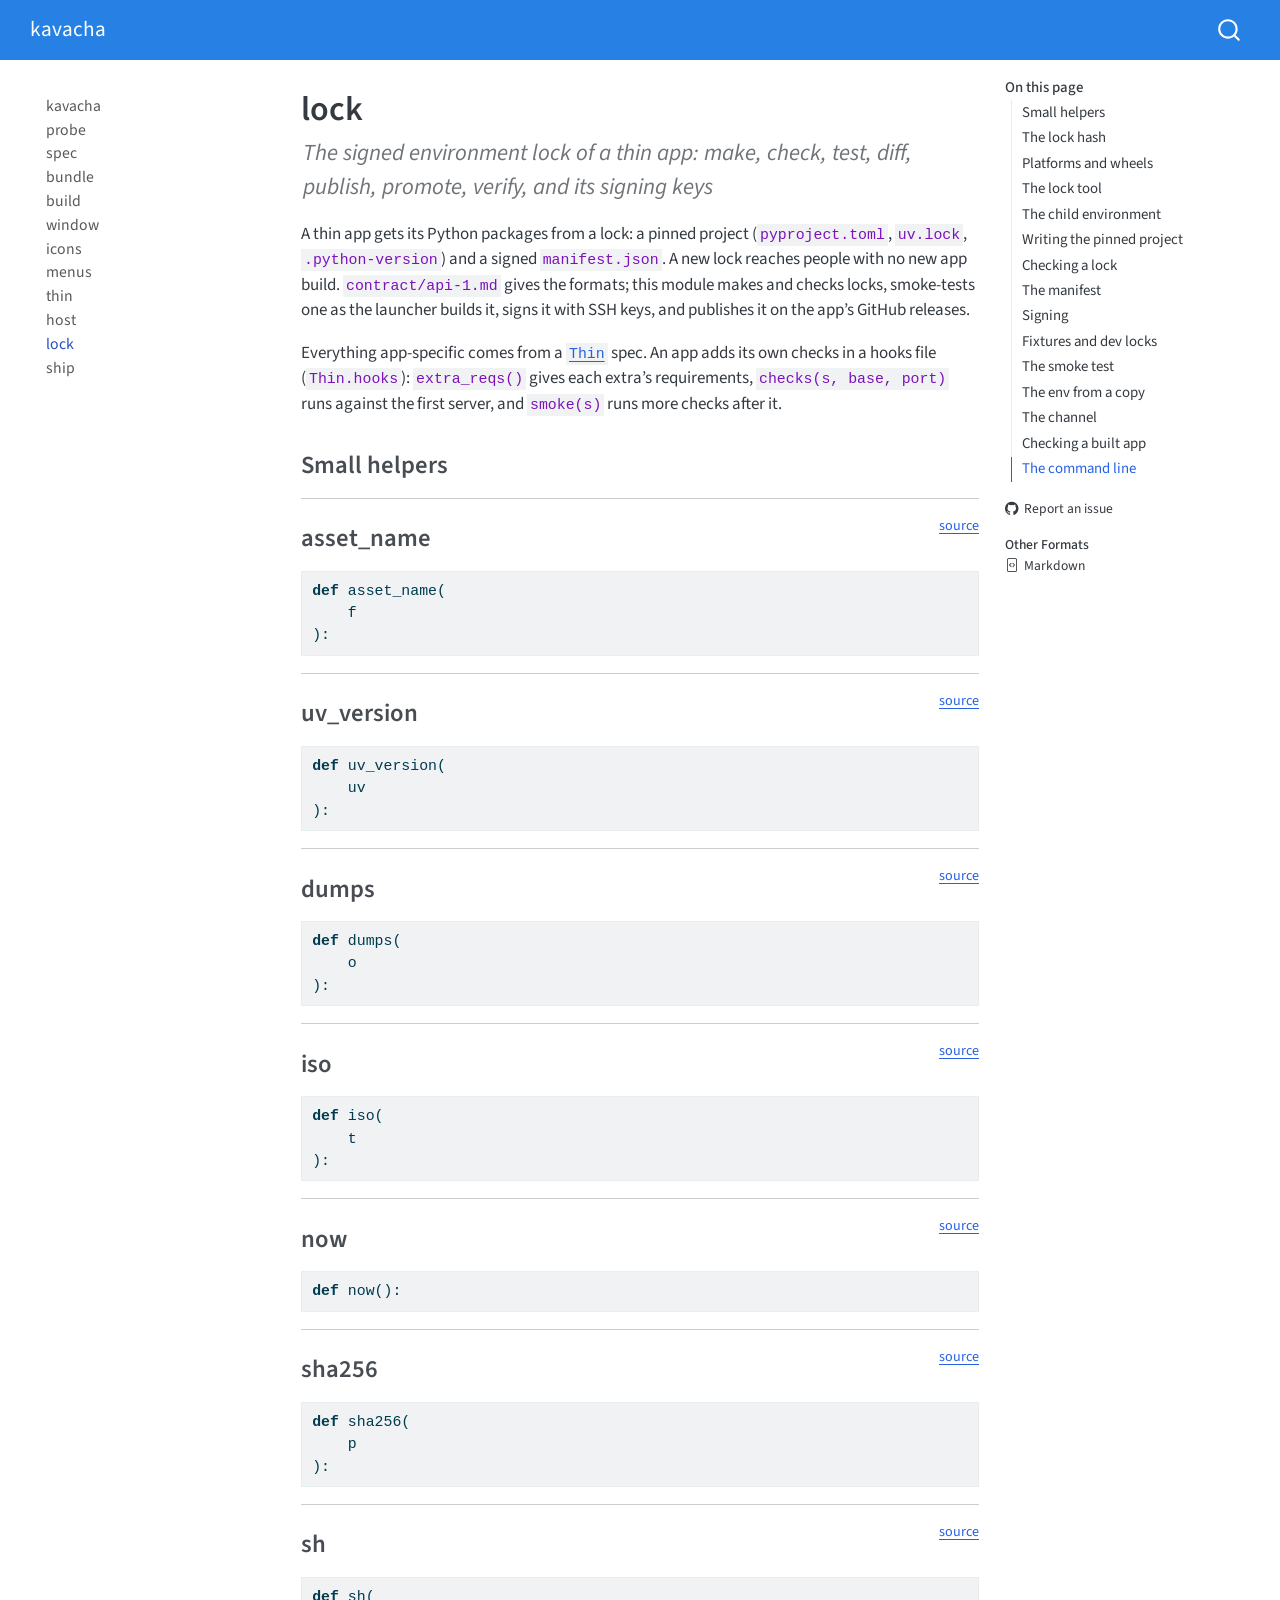
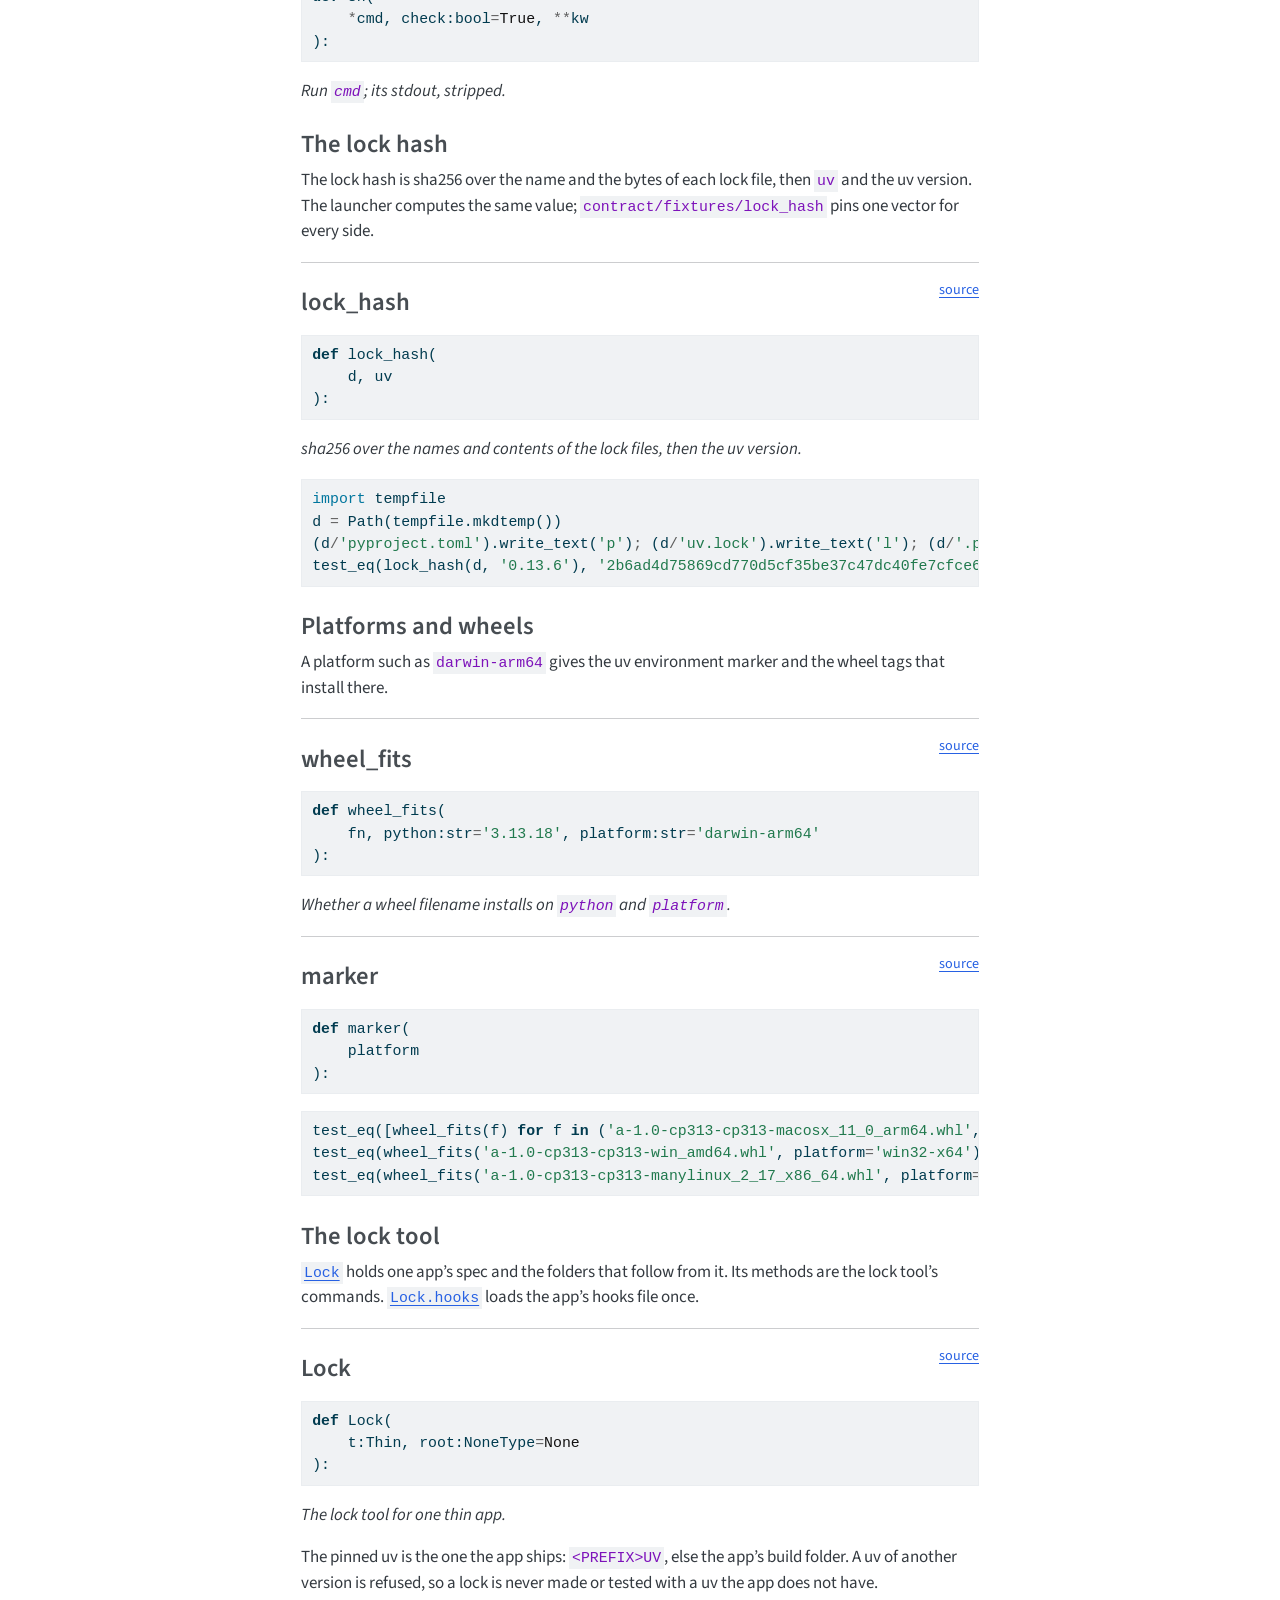
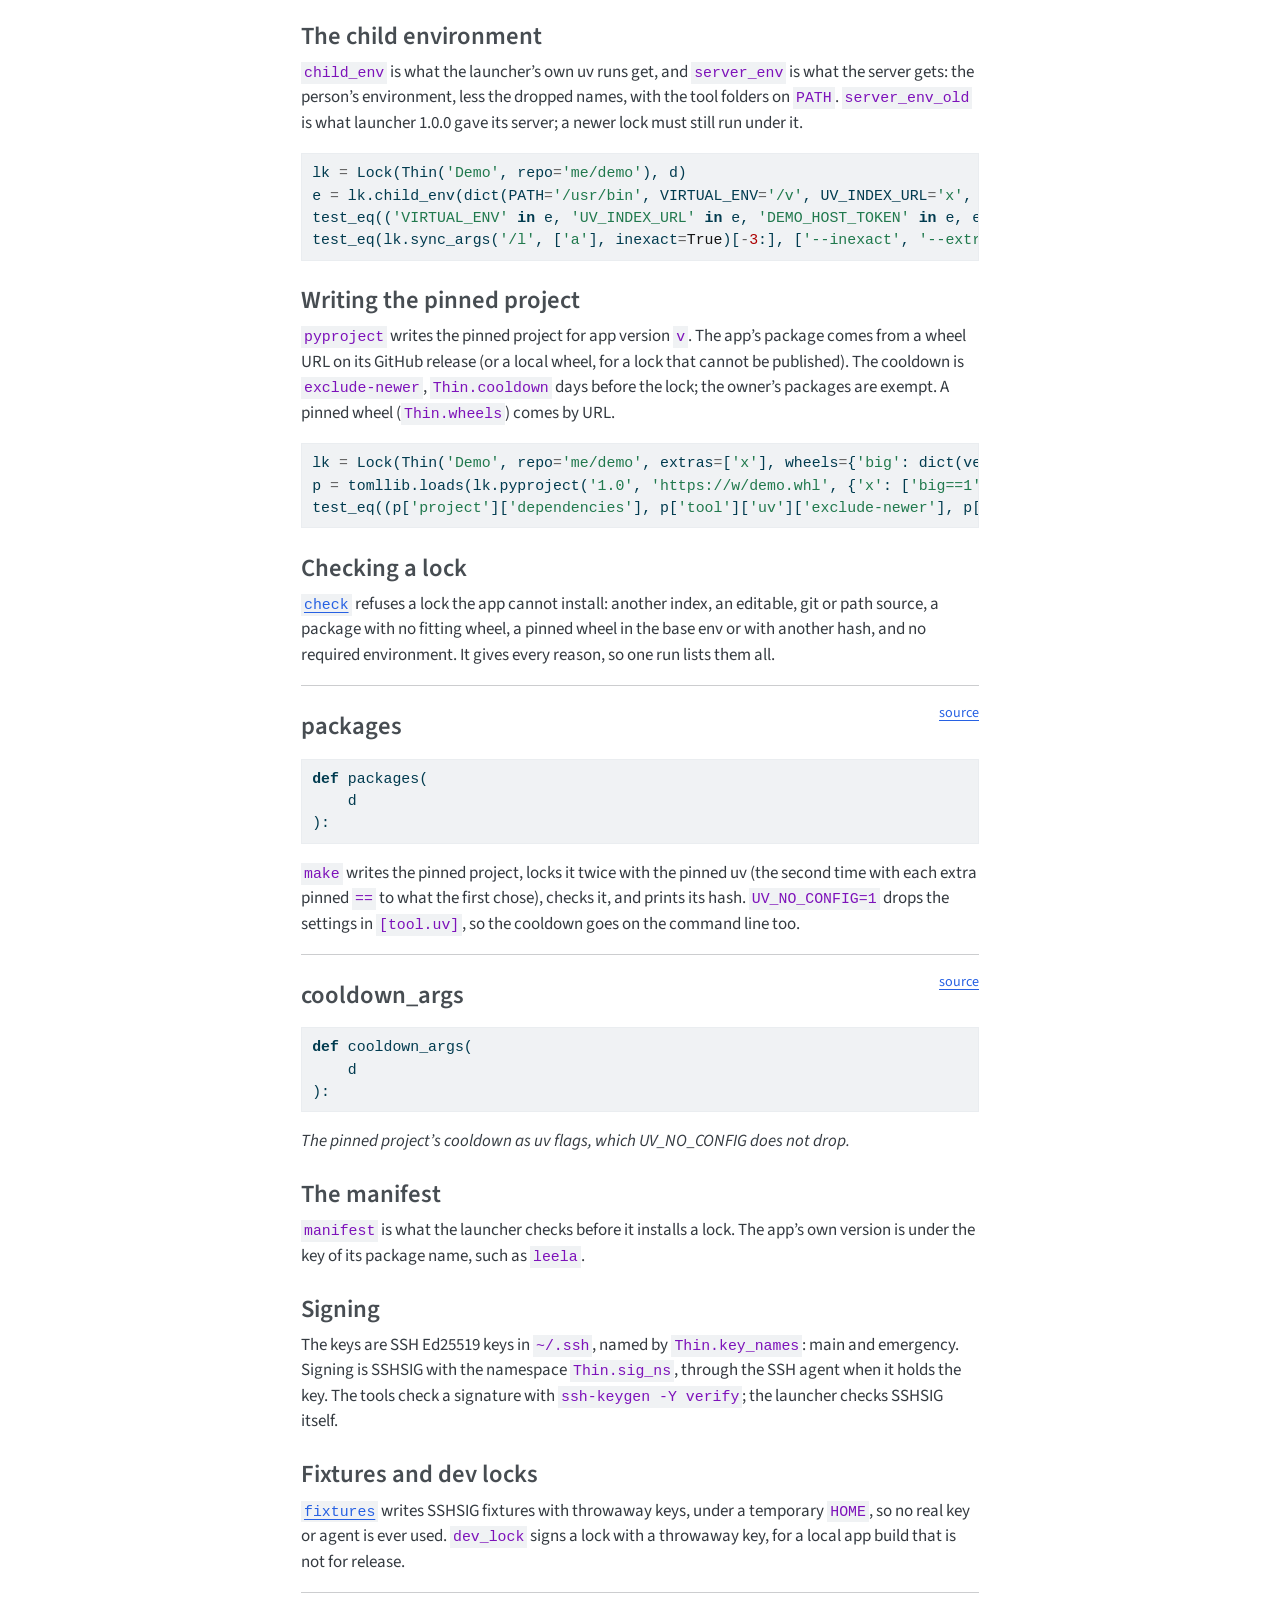
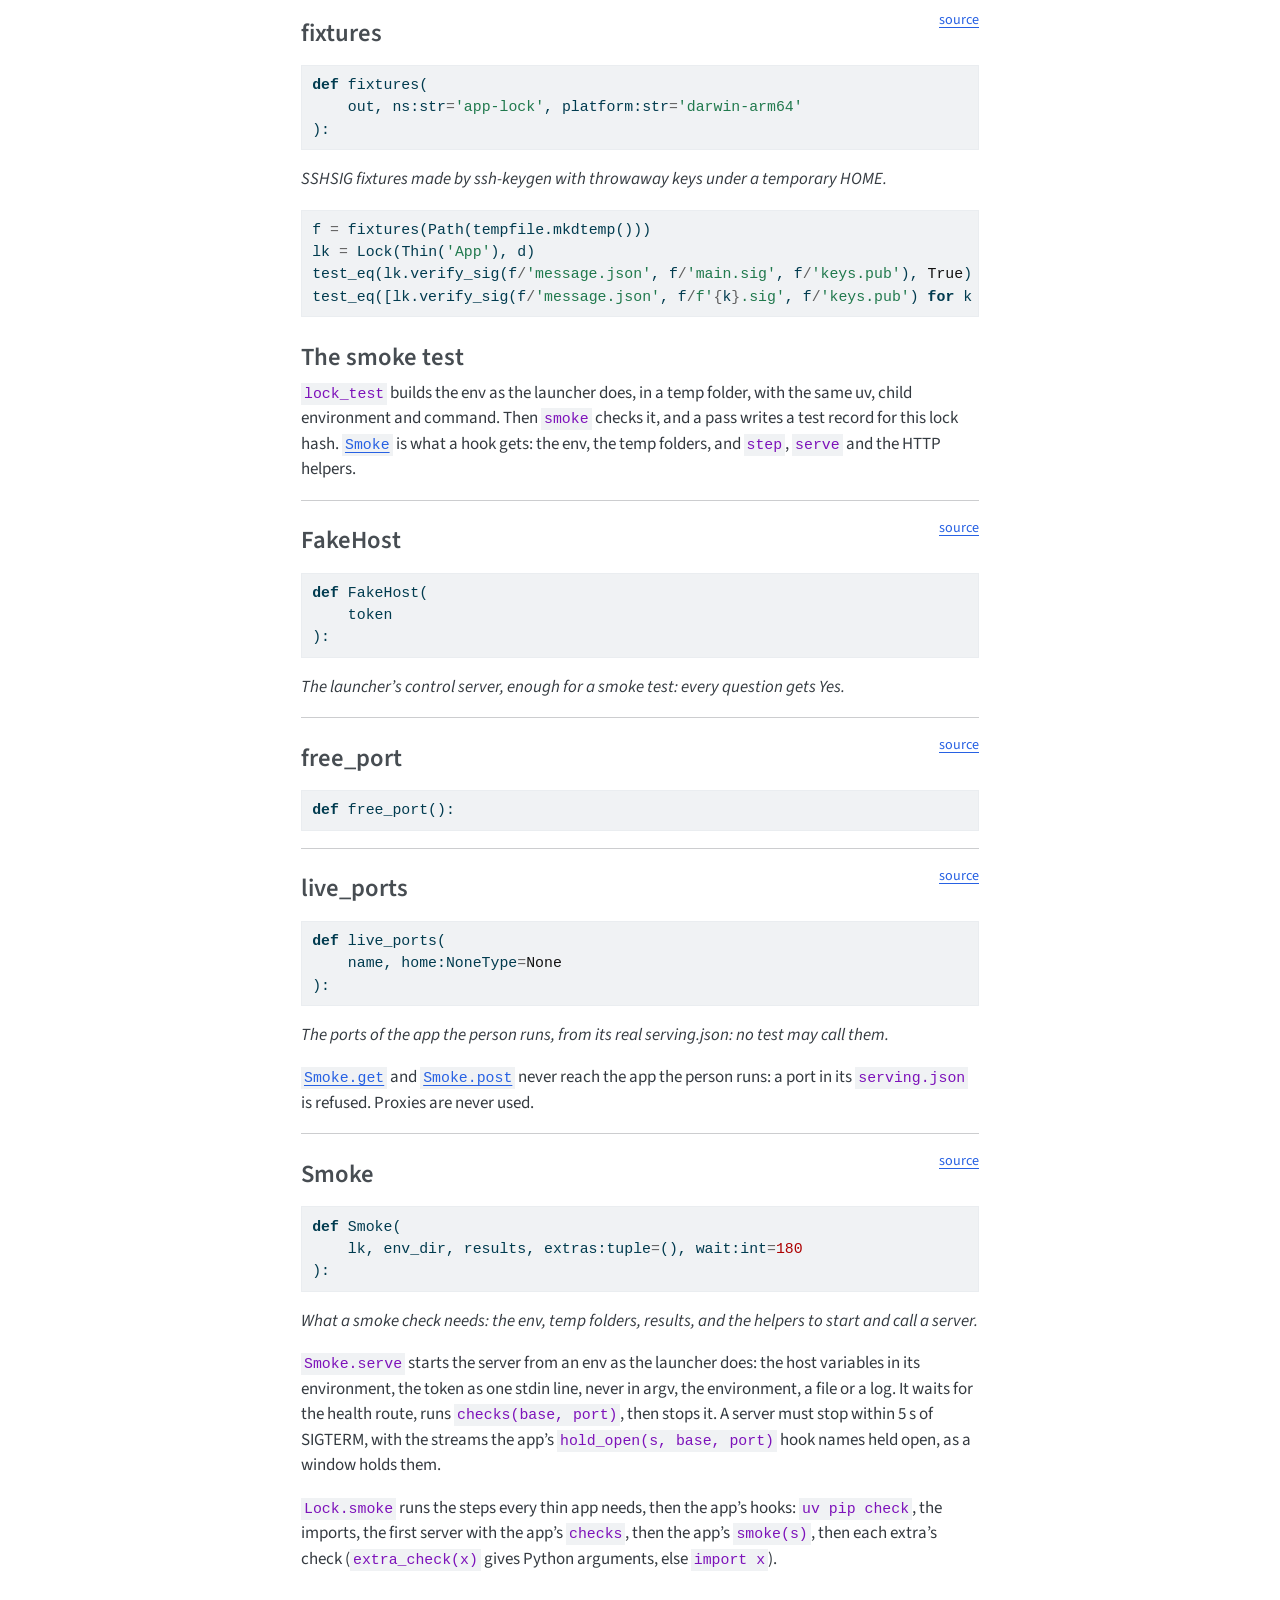
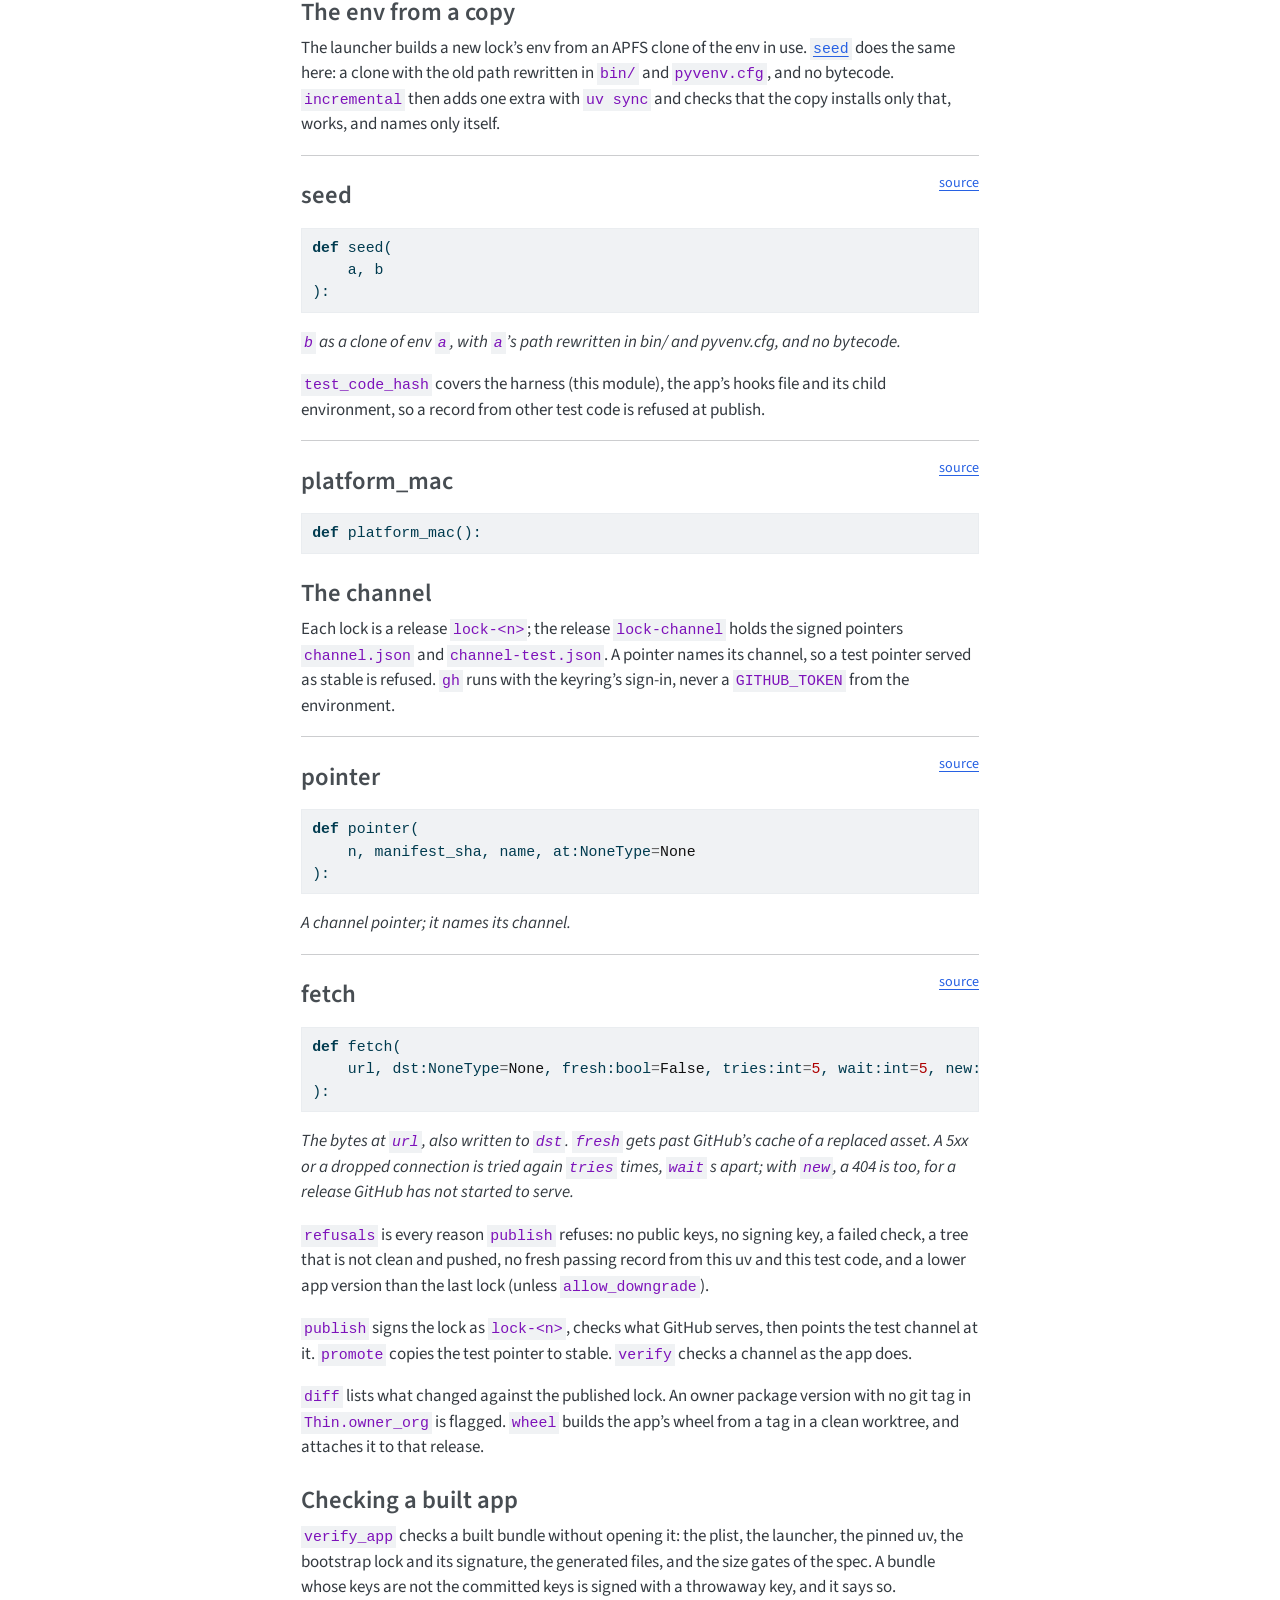
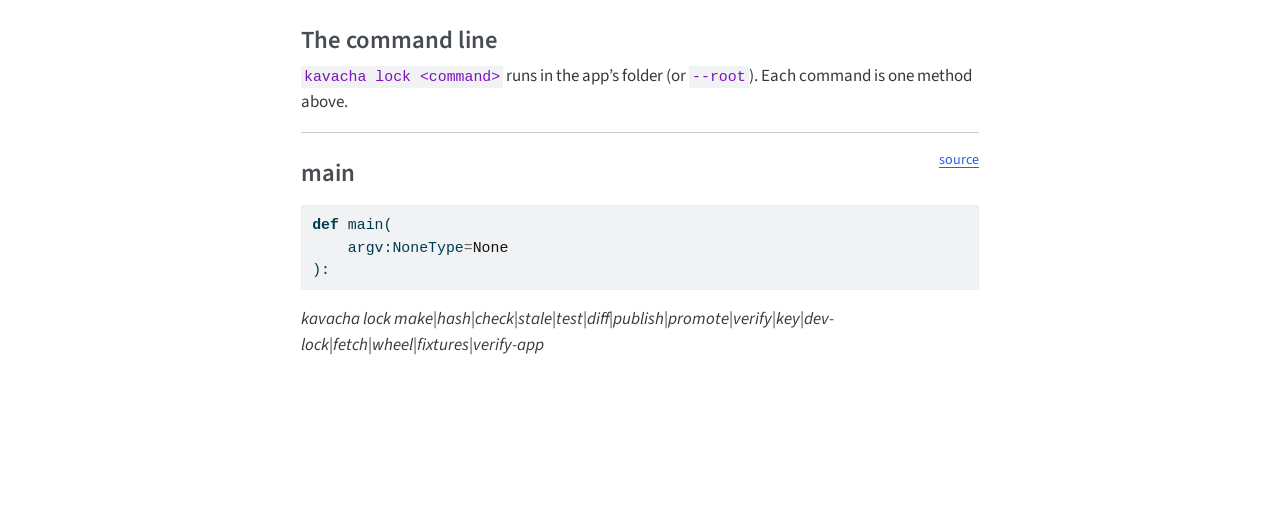
<file: lock.html>
<!DOCTYPE html>
<html xmlns="http://www.w3.org/1999/xhtml" lang="en" xml:lang="en"><head>

<meta charset="utf-8">
<meta name="generator" content="quarto-1.11.9">

<meta name="viewport" content="width=device-width, initial-scale=1.0, user-scalable=yes">

<meta name="description" content="The signed environment lock of a thin app: make, check, test, diff, publish, promote, verify, and its signing keys">

<title>lock – kavacha</title>
<style>
/* Default styles provided by pandoc.
** See https://pandoc.org/MANUAL.html#variables-for-html for config info.
*/
span.smallcaps{font-variant: small-caps;}
div.columns{display: flex; gap: 1.5em;}
div.column{flex: auto;}
@media screen {
div.columns{gap: min(4vw, 1.5em);}
div.column{overflow-x: auto;}
}
div.hanging-indent{margin-left: 1.5em; text-indent: -1.5em;}
ul.task-list{list-style: none;}
ul.task-list li input[type="checkbox"] {
  width: 0.8em;
  margin: 0 0.8em 0.2em -1em; /* quarto-specific, see https://github.com/quarto-dev/quarto-cli/issues/4556 */ 
  vertical-align: middle;
}
/* CSS for syntax highlighting */
html { -webkit-text-size-adjust: 100%; }
pre > code.sourceCode { white-space: pre; position: relative; }
pre > code.sourceCode > span { display: inline-block; line-height: 1.25; }
pre > code.sourceCode > span:empty { height: 1.2em; }
.sourceCode { overflow: visible; }
code.sourceCode > span { color: inherit; text-decoration: inherit; }
div.sourceCode { margin: 1em 0; }
pre.sourceCode { margin: 0; }
@media screen {
div.sourceCode { overflow: auto; }
}
@media print {
pre > code.sourceCode { white-space: pre-wrap; }
pre > code.sourceCode > span { text-indent: -5em; padding-left: 5em; }
}
pre.numberSource code
  { counter-reset: source-line 0; }
pre.numberSource code > span
  { position: relative; left: -4em; counter-increment: source-line; }
pre.numberSource code > span > a:first-child::before
  { content: counter(source-line);
    position: relative; left: -1em; text-align: right; vertical-align: baseline;
    border: none; display: inline-block;
    -webkit-touch-callout: none; -webkit-user-select: none;
    -khtml-user-select: none; -moz-user-select: none;
    -ms-user-select: none; user-select: none;
    padding: 0 4px; width: 4em;
  }
pre.numberSource { margin-left: 3em;  padding-left: 4px; }
div.sourceCode
  {   }
@media screen {
pre > code.sourceCode > span > a:first-child::before { text-decoration: underline; }
}
</style>


<script src="site_libs/quarto-nav/quarto-nav.js"></script>
<script src="site_libs/quarto-nav/headroom.min.js"></script>
<script src="site_libs/clipboard/clipboard.min.js"></script>
<script src="site_libs/quarto-search/autocomplete.umd.js"></script>
<script src="site_libs/quarto-search/fuse.min.js"></script>
<script src="site_libs/quarto-search/quarto-search.js"></script>
<meta name="quarto:offset" content="./">
<script src="site_libs/quarto-html/quarto.js" type="module"></script>
<script src="site_libs/quarto-html/tabsets/tabsets.js" type="module"></script>
<script src="site_libs/quarto-html/scrollable-regions/scrollable-regions.js" type="module"></script>
<script src="site_libs/quarto-html/popper.min.js"></script>
<script src="site_libs/quarto-html/tippy.umd.min.js"></script>
<script src="site_libs/quarto-html/anchor.min.js"></script>
<link href="site_libs/quarto-html/tippy.css" rel="stylesheet">
<link href="site_libs/quarto-html/quarto-syntax-highlighting-63b5708e65d6cd79cd7618c58d0c21e7.css" rel="stylesheet" id="quarto-text-highlighting-styles">
<script src="site_libs/bootstrap/bootstrap.min.js"></script>
<link href="site_libs/bootstrap/bootstrap-icons.css" rel="stylesheet">
<link href="site_libs/bootstrap/bootstrap-f803fa4e565d46961d2a1845e6c2e3f5.min.css" rel="stylesheet" append-hash="true" id="quarto-bootstrap" data-mode="light">
<script id="quarto-search-options" type="application/json">{
  "location": "navbar",
  "copy-button": false,
  "collapse-after": 3,
  "panel-placement": "end",
  "type": "overlay",
  "limit": 50,
  "keyboard-shortcut": [
    "f",
    "/",
    "s"
  ],
  "show-item-context": false,
  "language": {
    "search-no-results-text": "No results",
    "search-matching-documents-text": "matching documents",
    "search-copy-link-title": "Copy link to search",
    "search-hide-matches-text": "Hide additional matches",
    "search-more-match-text": "more match in this document",
    "search-more-matches-text": "more matches in this document",
    "search-clear-button-title": "Clear",
    "search-text-placeholder": "",
    "search-detached-cancel-button-title": "Cancel",
    "search-submit-button-title": "Submit",
    "search-label": "Search"
  }
}</script>


<link rel="stylesheet" href="styles.css">
<meta property="og:title" content="lock – kavacha">
<meta property="og:description" content="The signed environment lock of a thin app: make, check, test, diff, publish, promote, verify, and its signing keys">
<meta property="og:site_name" content="kavacha">
<meta name="twitter:title" content="lock – kavacha">
<meta name="twitter:description" content="The signed environment lock of a thin app: make, check, test, diff, publish, promote, verify, and its signing keys">
<meta name="twitter:card" content="summary">
</head>

<body class="nav-sidebar floating nav-fixed quarto-light"><a id="quarto-skip-link" class="visually-hidden-focusable" href="#quarto-document-content">Skip to main content</a>

<div id="quarto-search-results"></div>
  <header id="quarto-header" class="headroom fixed-top">
    <nav class="navbar navbar-expand-lg " data-bs-theme="dark" aria-label="Site">
      <div class="navbar-container container-fluid">
      <div class="navbar-brand-container mx-auto">
    <a class="navbar-brand" href="./index.html">
    <span class="navbar-title">kavacha</span>
    </a>
  </div>
        <div class="quarto-navbar-tools tools-end">
</div>
          <div id="quarto-search" class="" title="Search"></div>
      </div> <!-- /container-fluid -->
    </nav>
  <nav class="quarto-secondary-nav" aria-label="Toolbar">
    <div class="container-fluid d-flex">
      <button type="button" class="quarto-btn-toggle btn" data-bs-toggle="collapse" role="button" data-bs-target=".quarto-sidebar-collapse-item" aria-controls="quarto-sidebar" aria-expanded="false" aria-label="Toggle sidebar navigation" onclick="if (window.quartoToggleHeadroom) { window.quartoToggleHeadroom(); }">
        <i class="bi bi-layout-text-sidebar-reverse"></i>
      </button>
        <nav class="quarto-page-breadcrumbs" aria-label="Breadcrumbs"><ol class="breadcrumb"><li class="breadcrumb-item"><a href="./lock.html">lock</a></li></ol></nav>
        <a class="flex-grow-1" data-bs-toggle="collapse" data-bs-target=".quarto-sidebar-collapse-item" onclick="if (window.quartoToggleHeadroom) { window.quartoToggleHeadroom(); }">      
        </a>
    </div>
  </nav>
</header>
<!-- content -->
<div id="quarto-content" class="quarto-container page-columns page-rows-contents page-layout-article page-navbar">
<!-- sidebar -->
  <nav id="quarto-sidebar" class="sidebar collapse collapse-horizontal quarto-sidebar-collapse-item sidebar-navigation floating overflow-auto" aria-label="Section">
    <div class="sidebar-menu-container"> 
    <ul class="list-unstyled mt-1">
        <li class="sidebar-item">
  <div class="sidebar-item-container"> 
  <a href="./index.html" class="sidebar-item-text sidebar-link">
 <span class="menu-text">kavacha</span></a>
  </div>
</li>
        <li class="sidebar-item">
  <div class="sidebar-item-container"> 
  <a href="./probe.html" class="sidebar-item-text sidebar-link">
 <span class="menu-text">probe</span></a>
  </div>
</li>
        <li class="sidebar-item">
  <div class="sidebar-item-container"> 
  <a href="./spec.html" class="sidebar-item-text sidebar-link">
 <span class="menu-text">spec</span></a>
  </div>
</li>
        <li class="sidebar-item">
  <div class="sidebar-item-container"> 
  <a href="./bundle.html" class="sidebar-item-text sidebar-link">
 <span class="menu-text">bundle</span></a>
  </div>
</li>
        <li class="sidebar-item">
  <div class="sidebar-item-container"> 
  <a href="./build.html" class="sidebar-item-text sidebar-link">
 <span class="menu-text">build</span></a>
  </div>
</li>
        <li class="sidebar-item">
  <div class="sidebar-item-container"> 
  <a href="./window.html" class="sidebar-item-text sidebar-link">
 <span class="menu-text">window</span></a>
  </div>
</li>
        <li class="sidebar-item">
  <div class="sidebar-item-container"> 
  <a href="./icons.html" class="sidebar-item-text sidebar-link">
 <span class="menu-text">icons</span></a>
  </div>
</li>
        <li class="sidebar-item">
  <div class="sidebar-item-container"> 
  <a href="./menus.html" class="sidebar-item-text sidebar-link">
 <span class="menu-text">menus</span></a>
  </div>
</li>
        <li class="sidebar-item">
  <div class="sidebar-item-container"> 
  <a href="./thin.html" class="sidebar-item-text sidebar-link">
 <span class="menu-text">thin</span></a>
  </div>
</li>
        <li class="sidebar-item">
  <div class="sidebar-item-container"> 
  <a href="./host.html" class="sidebar-item-text sidebar-link">
 <span class="menu-text">host</span></a>
  </div>
</li>
        <li class="sidebar-item">
  <div class="sidebar-item-container"> 
  <a href="./lock.html" class="sidebar-item-text sidebar-link active">
 <span class="menu-text">lock</span></a>
  </div>
</li>
        <li class="sidebar-item">
  <div class="sidebar-item-container"> 
  <a href="./ship.html" class="sidebar-item-text sidebar-link">
 <span class="menu-text">ship</span></a>
  </div>
</li>
    </ul>
    </div>
</nav>
<div id="quarto-sidebar-glass" class="quarto-sidebar-collapse-item" data-bs-toggle="collapse" data-bs-target=".quarto-sidebar-collapse-item"></div>
<!-- margin-sidebar -->
    <div id="quarto-margin-sidebar" class="sidebar margin-sidebar">
        <nav id="TOC" role="doc-toc" aria-labelledby="toc-title" class="toc-active">
    <h2 id="toc-title">On this page</h2>
   
  <ul>
  <li><a href="#small-helpers" id="toc-small-helpers" class="nav-link active" data-scroll-target="#small-helpers">Small helpers</a></li>
  <li><a href="#the-lock-hash" id="toc-the-lock-hash" class="nav-link" data-scroll-target="#the-lock-hash">The lock hash</a></li>
  <li><a href="#platforms-and-wheels" id="toc-platforms-and-wheels" class="nav-link" data-scroll-target="#platforms-and-wheels">Platforms and wheels</a></li>
  <li><a href="#the-lock-tool" id="toc-the-lock-tool" class="nav-link" data-scroll-target="#the-lock-tool">The lock tool</a></li>
  <li><a href="#the-child-environment" id="toc-the-child-environment" class="nav-link" data-scroll-target="#the-child-environment">The child environment</a></li>
  <li><a href="#writing-the-pinned-project" id="toc-writing-the-pinned-project" class="nav-link" data-scroll-target="#writing-the-pinned-project">Writing the pinned project</a></li>
  <li><a href="#checking-a-lock" id="toc-checking-a-lock" class="nav-link" data-scroll-target="#checking-a-lock">Checking a lock</a></li>
  <li><a href="#the-manifest" id="toc-the-manifest" class="nav-link" data-scroll-target="#the-manifest">The manifest</a></li>
  <li><a href="#signing" id="toc-signing" class="nav-link" data-scroll-target="#signing">Signing</a></li>
  <li><a href="#fixtures-and-dev-locks" id="toc-fixtures-and-dev-locks" class="nav-link" data-scroll-target="#fixtures-and-dev-locks">Fixtures and dev locks</a></li>
  <li><a href="#the-smoke-test" id="toc-the-smoke-test" class="nav-link" data-scroll-target="#the-smoke-test">The smoke test</a></li>
  <li><a href="#the-env-from-a-copy" id="toc-the-env-from-a-copy" class="nav-link" data-scroll-target="#the-env-from-a-copy">The env from a copy</a></li>
  <li><a href="#the-channel" id="toc-the-channel" class="nav-link" data-scroll-target="#the-channel">The channel</a></li>
  <li><a href="#checking-a-built-app" id="toc-checking-a-built-app" class="nav-link" data-scroll-target="#checking-a-built-app">Checking a built app</a></li>
  <li><a href="#the-command-line" id="toc-the-command-line" class="nav-link" data-scroll-target="#the-command-line">The command line</a></li>
  </ul>
<div class="toc-actions"><ul><li><a href="https://github.com/vedicreader/kavacha/issues/new" class="toc-action"><i class="bi bi-github"></i>Report an issue</a></li></ul></div><div class="quarto-alternate-formats"><h2>Other Formats</h2><ul><li><a href="lock.html.md"><i class="bi bi-file-code"></i>Markdown</a></li></ul></div></nav>
    </div>
<!-- main -->
<main class="content" id="quarto-document-content" tabindex="-1">

<header id="title-block-header" class="quarto-title-block default">
<div class="quarto-title">
<h1 class="title">lock</h1>
</div>

<div>
  <div class="description">
    The signed environment lock of a thin app: make, check, test, diff, publish, promote, verify, and its signing keys
  </div>
</div>


<div class="quarto-title-meta">

    
  
    
  </div>
  


</header>


<!-- WARNING: THIS FILE WAS AUTOGENERATED! DO NOT EDIT! -->
<p>A thin app gets its Python packages from a lock: a pinned project (<code>pyproject.toml</code>, <code>uv.lock</code>, <code>.python-version</code>) and a signed <code>manifest.json</code>. A new lock reaches people with no new app build. <code>contract/api-1.md</code> gives the formats; this module makes and checks locks, smoke-tests one as the launcher builds it, signs it with SSH keys, and publishes it on the app’s GitHub releases.</p>
<p>Everything app-specific comes from a <a href="https://vedicreader.github.io/kavacha/thin.html#thin"><code>Thin</code></a> spec. An app adds its own checks in a hooks file (<code>Thin.hooks</code>): <code>extra_reqs()</code> gives each extra’s requirements, <code>checks(s, base, port)</code> runs against the first server, and <code>smoke(s)</code> runs more checks after it.</p>
<section id="small-helpers" class="level3">
<h3 class="anchored" data-anchor-id="small-helpers">Small helpers</h3>
<div id="89822a7f" class="cell" data-quarto-private-1="{&quot;key&quot;:&quot;execution&quot;,&quot;value&quot;:{&quot;iopub.execute_input&quot;:&quot;2026-11-22T04:32:46.202895+00:00&quot;,&quot;shell.execute_reply&quot;:&quot;2026-11-22T04:32:46.309103+00:00&quot;,&quot;total&quot;:0.10621468900000508}}" data-execution_count="4">
<hr>
<p><a href="https://github.com/vedicreader/kavacha/blob/main/kavacha/lock.py#L32" target="_blank" style="float:right; font-size:smaller">source</a></p>
<section id="asset_name" class="level3">
<h3 class="anchored" data-anchor-id="asset_name">asset_name</h3>
<div class="code-copy-outer-scaffold"><div class="sourceCode" id="cb1"><pre class="sourceCode python code-with-copy"><code class="sourceCode python"><span id="cb1-1"><a href="#cb1-1" aria-hidden="true" tabindex="-1"></a><span class="kw">def</span> asset_name(</span>
<span id="cb1-2"><a href="#cb1-2" aria-hidden="true" tabindex="-1"></a>    f</span>
<span id="cb1-3"><a href="#cb1-3" aria-hidden="true" tabindex="-1"></a>):</span></code></pre></div><button title="Copy to Clipboard" class="code-copy-button"><i class="bi"></i></button></div>
</section>
</div>
<div id="674e7886" class="cell" data-quarto-private-1="{&quot;key&quot;:&quot;execution&quot;,&quot;value&quot;:{&quot;iopub.execute_input&quot;:&quot;2026-11-22T04:32:46.309270+00:00&quot;,&quot;shell.execute_reply&quot;:&quot;2026-11-22T04:32:46.312104+00:00&quot;,&quot;total&quot;:0.0028376399999956448}}" data-execution_count="5">
<hr>
<p><a href="https://github.com/vedicreader/kavacha/blob/main/kavacha/lock.py#L31" target="_blank" style="float:right; font-size:smaller">source</a></p>
<section id="uv_version" class="level3">
<h3 class="anchored" data-anchor-id="uv_version">uv_version</h3>
<div class="code-copy-outer-scaffold"><div class="sourceCode" id="cb2"><pre class="sourceCode python code-with-copy"><code class="sourceCode python"><span id="cb2-1"><a href="#cb2-1" aria-hidden="true" tabindex="-1"></a><span class="kw">def</span> uv_version(</span>
<span id="cb2-2"><a href="#cb2-2" aria-hidden="true" tabindex="-1"></a>    uv</span>
<span id="cb2-3"><a href="#cb2-3" aria-hidden="true" tabindex="-1"></a>):</span></code></pre></div><button title="Copy to Clipboard" class="code-copy-button"><i class="bi"></i></button></div>
</section>
</div>
<div id="6432b4bd" class="cell" data-quarto-private-1="{&quot;key&quot;:&quot;execution&quot;,&quot;value&quot;:{&quot;iopub.execute_input&quot;:&quot;2026-11-22T04:32:46.312210+00:00&quot;,&quot;shell.execute_reply&quot;:&quot;2026-11-22T04:32:46.314587+00:00&quot;,&quot;total&quot;:0.0023792759999992086}}" data-execution_count="6">
<hr>
<p><a href="https://github.com/vedicreader/kavacha/blob/main/kavacha/lock.py#L30" target="_blank" style="float:right; font-size:smaller">source</a></p>
<section id="dumps" class="level3">
<h3 class="anchored" data-anchor-id="dumps">dumps</h3>
<div class="code-copy-outer-scaffold"><div class="sourceCode" id="cb3"><pre class="sourceCode python code-with-copy"><code class="sourceCode python"><span id="cb3-1"><a href="#cb3-1" aria-hidden="true" tabindex="-1"></a><span class="kw">def</span> dumps(</span>
<span id="cb3-2"><a href="#cb3-2" aria-hidden="true" tabindex="-1"></a>    o</span>
<span id="cb3-3"><a href="#cb3-3" aria-hidden="true" tabindex="-1"></a>):</span></code></pre></div><button title="Copy to Clipboard" class="code-copy-button"><i class="bi"></i></button></div>
</section>
</div>
<div id="0ba39221" class="cell" data-quarto-private-1="{&quot;key&quot;:&quot;execution&quot;,&quot;value&quot;:{&quot;iopub.execute_input&quot;:&quot;2026-11-22T04:32:46.314673+00:00&quot;,&quot;shell.execute_reply&quot;:&quot;2026-11-22T04:32:46.316857+00:00&quot;,&quot;total&quot;:0.002186295000001337}}" data-execution_count="7">
<hr>
<p><a href="https://github.com/vedicreader/kavacha/blob/main/kavacha/lock.py#L29" target="_blank" style="float:right; font-size:smaller">source</a></p>
<section id="iso" class="level3">
<h3 class="anchored" data-anchor-id="iso">iso</h3>
<div class="code-copy-outer-scaffold"><div class="sourceCode" id="cb4"><pre class="sourceCode python code-with-copy"><code class="sourceCode python"><span id="cb4-1"><a href="#cb4-1" aria-hidden="true" tabindex="-1"></a><span class="kw">def</span> iso(</span>
<span id="cb4-2"><a href="#cb4-2" aria-hidden="true" tabindex="-1"></a>    t</span>
<span id="cb4-3"><a href="#cb4-3" aria-hidden="true" tabindex="-1"></a>):</span></code></pre></div><button title="Copy to Clipboard" class="code-copy-button"><i class="bi"></i></button></div>
</section>
</div>
<div id="90d75546" class="cell" data-quarto-private-1="{&quot;key&quot;:&quot;execution&quot;,&quot;value&quot;:{&quot;iopub.execute_input&quot;:&quot;2026-11-22T04:32:46.316939+00:00&quot;,&quot;shell.execute_reply&quot;:&quot;2026-11-22T04:32:46.318976+00:00&quot;,&quot;total&quot;:0.0020403020000046013}}" data-execution_count="8">
<hr>
<p><a href="https://github.com/vedicreader/kavacha/blob/main/kavacha/lock.py#L28" target="_blank" style="float:right; font-size:smaller">source</a></p>
<section id="now" class="level3">
<h3 class="anchored" data-anchor-id="now">now</h3>
<div class="code-copy-outer-scaffold"><div class="sourceCode" id="cb5"><pre class="sourceCode python code-with-copy"><code class="sourceCode python"><span id="cb5-1"><a href="#cb5-1" aria-hidden="true" tabindex="-1"></a><span class="kw">def</span> now():</span></code></pre></div><button title="Copy to Clipboard" class="code-copy-button"><i class="bi"></i></button></div>
</section>
</div>
<div id="ccab479d" class="cell" data-quarto-private-1="{&quot;key&quot;:&quot;execution&quot;,&quot;value&quot;:{&quot;iopub.execute_input&quot;:&quot;2026-11-22T04:32:46.319052+00:00&quot;,&quot;shell.execute_reply&quot;:&quot;2026-11-22T04:32:46.321302+00:00&quot;,&quot;total&quot;:0.0022529630000036605}}" data-execution_count="9">
<hr>
<p><a href="https://github.com/vedicreader/kavacha/blob/main/kavacha/lock.py#L27" target="_blank" style="float:right; font-size:smaller">source</a></p>
<section id="sha256" class="level3">
<h3 class="anchored" data-anchor-id="sha256">sha256</h3>
<div class="code-copy-outer-scaffold"><div class="sourceCode" id="cb6"><pre class="sourceCode python code-with-copy"><code class="sourceCode python"><span id="cb6-1"><a href="#cb6-1" aria-hidden="true" tabindex="-1"></a><span class="kw">def</span> sha256(</span>
<span id="cb6-2"><a href="#cb6-2" aria-hidden="true" tabindex="-1"></a>    p</span>
<span id="cb6-3"><a href="#cb6-3" aria-hidden="true" tabindex="-1"></a>):</span></code></pre></div><button title="Copy to Clipboard" class="code-copy-button"><i class="bi"></i></button></div>
</section>
</div>
<div id="b548f39a" class="cell" data-quarto-private-1="{&quot;key&quot;:&quot;execution&quot;,&quot;value&quot;:{&quot;iopub.execute_input&quot;:&quot;2026-11-22T04:32:46.321387+00:00&quot;,&quot;shell.execute_reply&quot;:&quot;2026-11-22T04:32:46.324310+00:00&quot;,&quot;total&quot;:0.0029258819999995467}}" data-execution_count="10">
<hr>
<p><a href="https://github.com/vedicreader/kavacha/blob/main/kavacha/lock.py#L21" target="_blank" style="float:right; font-size:smaller">source</a></p>
<section id="sh" class="level3">
<h3 class="anchored" data-anchor-id="sh">sh</h3>
<div class="code-copy-outer-scaffold"><div class="sourceCode" id="cb7"><pre class="sourceCode python code-with-copy"><code class="sourceCode python"><span id="cb7-1"><a href="#cb7-1" aria-hidden="true" tabindex="-1"></a><span class="kw">def</span> sh(</span>
<span id="cb7-2"><a href="#cb7-2" aria-hidden="true" tabindex="-1"></a>    <span class="op">*</span>cmd, check:<span class="bu">bool</span><span class="op">=</span><span class="va">True</span>, <span class="op">**</span>kw</span>
<span id="cb7-3"><a href="#cb7-3" aria-hidden="true" tabindex="-1"></a>):</span></code></pre></div><button title="Copy to Clipboard" class="code-copy-button"><i class="bi"></i></button></div>
<p><em>Run <code>cmd</code>; its stdout, stripped.</em></p>
</section>
</div>
</section>
<section id="the-lock-hash" class="level3">
<h3 class="anchored" data-anchor-id="the-lock-hash">The lock hash</h3>
<p>The lock hash is sha256 over the name and the bytes of each lock file, then <code>uv</code> and the uv version. The launcher computes the same value; <code>contract/fixtures/lock_hash</code> pins one vector for every side.</p>
<div id="5407cf62" class="cell" data-quarto-private-1="{&quot;key&quot;:&quot;execution&quot;,&quot;value&quot;:{&quot;iopub.execute_input&quot;:&quot;2026-11-22T04:32:46.325304+00:00&quot;,&quot;shell.execute_reply&quot;:&quot;2026-11-22T04:32:46.327728+00:00&quot;,&quot;total&quot;:0.002426491000001363}}" data-execution_count="12">
<hr>
<p><a href="https://github.com/vedicreader/kavacha/blob/main/kavacha/lock.py#L35" target="_blank" style="float:right; font-size:smaller">source</a></p>
<section id="lock_hash" class="level3">
<h3 class="anchored" data-anchor-id="lock_hash">lock_hash</h3>
<div class="code-copy-outer-scaffold"><div class="sourceCode" id="cb8"><pre class="sourceCode python code-with-copy"><code class="sourceCode python"><span id="cb8-1"><a href="#cb8-1" aria-hidden="true" tabindex="-1"></a><span class="kw">def</span> lock_hash(</span>
<span id="cb8-2"><a href="#cb8-2" aria-hidden="true" tabindex="-1"></a>    d, uv</span>
<span id="cb8-3"><a href="#cb8-3" aria-hidden="true" tabindex="-1"></a>):</span></code></pre></div><button title="Copy to Clipboard" class="code-copy-button"><i class="bi"></i></button></div>
<p><em>sha256 over the names and contents of the lock files, then the uv version.</em></p>
</section>
</div>
<div id="75f8017f" class="cell" data-quarto-private-1="{&quot;key&quot;:&quot;execution&quot;,&quot;value&quot;:{&quot;iopub.execute_input&quot;:&quot;2026-11-22T04:32:46.328054+00:00&quot;,&quot;shell.execute_reply&quot;:&quot;2026-11-22T04:32:46.329494+00:00&quot;,&quot;total&quot;:0.0014423519999979817}}" data-execution_count="13">
<div class="code-copy-outer-scaffold"><div class="sourceCode cell-code" id="cb9"><pre class="sourceCode python code-with-copy"><code class="sourceCode python"><span id="cb9-1"><a href="#cb9-1" aria-hidden="true" tabindex="-1"></a><span class="im">import</span> tempfile</span>
<span id="cb9-2"><a href="#cb9-2" aria-hidden="true" tabindex="-1"></a>d <span class="op">=</span> Path(tempfile.mkdtemp())</span>
<span id="cb9-3"><a href="#cb9-3" aria-hidden="true" tabindex="-1"></a>(d<span class="op">/</span><span class="st">'pyproject.toml'</span>).write_text(<span class="st">'p'</span>)<span class="op">;</span> (d<span class="op">/</span><span class="st">'uv.lock'</span>).write_text(<span class="st">'l'</span>)<span class="op">;</span> (d<span class="op">/</span><span class="st">'.python-version'</span>).write_text(<span class="st">'3.12.16</span><span class="ch">\n</span><span class="st">'</span>)</span>
<span id="cb9-4"><a href="#cb9-4" aria-hidden="true" tabindex="-1"></a>test_eq(lock_hash(d, <span class="st">'0.13.6'</span>), <span class="st">'2b6ad4d75869cd770d5cf35be37c47dc40fe7cfce61490729959b38333e9472a'</span>)</span></code></pre></div><button title="Copy to Clipboard" class="code-copy-button"><i class="bi"></i></button></div>
</div>
</section>
<section id="platforms-and-wheels" class="level3">
<h3 class="anchored" data-anchor-id="platforms-and-wheels">Platforms and wheels</h3>
<p>A platform such as <code>darwin-arm64</code> gives the uv environment marker and the wheel tags that install there.</p>
<div id="1dba99f4" class="cell" data-quarto-private-1="{&quot;key&quot;:&quot;execution&quot;,&quot;value&quot;:{&quot;iopub.execute_input&quot;:&quot;2026-11-22T04:32:46.331865+00:00&quot;,&quot;shell.execute_reply&quot;:&quot;2026-11-22T04:32:46.335019+00:00&quot;,&quot;total&quot;:0.0031564510000023915}}" data-execution_count="15">
<hr>
<p><a href="https://github.com/vedicreader/kavacha/blob/main/kavacha/lock.py#L50" target="_blank" style="float:right; font-size:smaller">source</a></p>
<section id="wheel_fits" class="level3">
<h3 class="anchored" data-anchor-id="wheel_fits">wheel_fits</h3>
<div class="code-copy-outer-scaffold"><div class="sourceCode" id="cb10"><pre class="sourceCode python code-with-copy"><code class="sourceCode python"><span id="cb10-1"><a href="#cb10-1" aria-hidden="true" tabindex="-1"></a><span class="kw">def</span> wheel_fits(</span>
<span id="cb10-2"><a href="#cb10-2" aria-hidden="true" tabindex="-1"></a>    fn, python:<span class="bu">str</span><span class="op">=</span><span class="st">'3.13.18'</span>, platform:<span class="bu">str</span><span class="op">=</span><span class="st">'darwin-arm64'</span></span>
<span id="cb10-3"><a href="#cb10-3" aria-hidden="true" tabindex="-1"></a>):</span></code></pre></div><button title="Copy to Clipboard" class="code-copy-button"><i class="bi"></i></button></div>
<p><em>Whether a wheel filename installs on <code>python</code> and <code>platform</code>.</em></p>
</section>
</div>
<div id="fe12e760" class="cell" data-quarto-private-1="{&quot;key&quot;:&quot;execution&quot;,&quot;value&quot;:{&quot;iopub.execute_input&quot;:&quot;2026-11-22T04:32:46.335102+00:00&quot;,&quot;shell.execute_reply&quot;:&quot;2026-11-22T04:32:46.337330+00:00&quot;,&quot;total&quot;:0.002230777999997713}}" data-execution_count="16">
<hr>
<p><a href="https://github.com/vedicreader/kavacha/blob/main/kavacha/lock.py#L48" target="_blank" style="float:right; font-size:smaller">source</a></p>
<section id="marker" class="level3">
<h3 class="anchored" data-anchor-id="marker">marker</h3>
<div class="code-copy-outer-scaffold"><div class="sourceCode" id="cb11"><pre class="sourceCode python code-with-copy"><code class="sourceCode python"><span id="cb11-1"><a href="#cb11-1" aria-hidden="true" tabindex="-1"></a><span class="kw">def</span> marker(</span>
<span id="cb11-2"><a href="#cb11-2" aria-hidden="true" tabindex="-1"></a>    platform</span>
<span id="cb11-3"><a href="#cb11-3" aria-hidden="true" tabindex="-1"></a>):</span></code></pre></div><button title="Copy to Clipboard" class="code-copy-button"><i class="bi"></i></button></div>
</section>
</div>
<div id="ca996339" class="cell">
<div class="code-copy-outer-scaffold"><div class="sourceCode cell-code" id="cb12"><pre class="sourceCode python code-with-copy"><code class="sourceCode python"><span id="cb12-1"><a href="#cb12-1" aria-hidden="true" tabindex="-1"></a>test_eq([wheel_fits(f) <span class="cf">for</span> f <span class="kw">in</span> (<span class="st">'a-1.0-cp313-cp313-macosx_11_0_arm64.whl'</span>, <span class="st">'a-1.0-cp39-abi3-macosx_10_12_universal2.whl'</span>, <span class="st">'a-1.0-cp312-cp312-macosx_11_0_arm64.whl'</span>)], [<span class="va">True</span>, <span class="va">True</span>, <span class="va">False</span>])</span>
<span id="cb12-2"><a href="#cb12-2" aria-hidden="true" tabindex="-1"></a>test_eq(wheel_fits(<span class="st">'a-1.0-cp313-cp313-win_amd64.whl'</span>, platform<span class="op">=</span><span class="st">'win32-x64'</span>), <span class="va">True</span>)</span>
<span id="cb12-3"><a href="#cb12-3" aria-hidden="true" tabindex="-1"></a>test_eq(wheel_fits(<span class="st">'a-1.0-cp313-cp313-manylinux_2_17_x86_64.whl'</span>, platform<span class="op">=</span><span class="st">'linux-x64'</span>), <span class="va">True</span>)</span></code></pre></div><button title="Copy to Clipboard" class="code-copy-button"><i class="bi"></i></button></div>
</div>
</section>
<section id="the-lock-tool" class="level3">
<h3 class="anchored" data-anchor-id="the-lock-tool">The lock tool</h3>
<p><a href="https://vedicreader.github.io/kavacha/lock.html#lock"><code>Lock</code></a> holds one app’s spec and the folders that follow from it. Its methods are the lock tool’s commands. <a href="https://vedicreader.github.io/kavacha/lock.html#lock.hooks"><code>Lock.hooks</code></a> loads the app’s hooks file once.</p>
<div id="a61a23f8" class="cell" data-quarto-private-1="{&quot;key&quot;:&quot;execution&quot;,&quot;value&quot;:{&quot;iopub.execute_input&quot;:&quot;2026-11-22T04:32:46.339517+00:00&quot;,&quot;shell.execute_reply&quot;:&quot;2026-11-22T04:32:46.342342+00:00&quot;,&quot;total&quot;:0.002827694000004044}}" data-execution_count="18">
<hr>
<p><a href="https://github.com/vedicreader/kavacha/blob/main/kavacha/lock.py#L61" target="_blank" style="float:right; font-size:smaller">source</a></p>
<section id="lock" class="level3">
<h3 class="anchored" data-anchor-id="lock">Lock</h3>
<div class="code-copy-outer-scaffold"><div class="sourceCode" id="cb13"><pre class="sourceCode python code-with-copy"><code class="sourceCode python"><span id="cb13-1"><a href="#cb13-1" aria-hidden="true" tabindex="-1"></a><span class="kw">def</span> Lock(</span>
<span id="cb13-2"><a href="#cb13-2" aria-hidden="true" tabindex="-1"></a>    t:Thin, root:NoneType<span class="op">=</span><span class="va">None</span></span>
<span id="cb13-3"><a href="#cb13-3" aria-hidden="true" tabindex="-1"></a>):</span></code></pre></div><button title="Copy to Clipboard" class="code-copy-button"><i class="bi"></i></button></div>
<p><em>The lock tool for one thin app.</em></p>
</section>
</div>
<p>The pinned uv is the one the app ships: <code>&lt;PREFIX&gt;UV</code>, else the app’s build folder. A uv of another version is refused, so a lock is never made or tested with a uv the app does not have.</p>
</section>
<section id="the-child-environment" class="level3">
<h3 class="anchored" data-anchor-id="the-child-environment">The child environment</h3>
<p><code>child_env</code> is what the launcher’s own uv runs get, and <code>server_env</code> is what the server gets: the person’s environment, less the dropped names, with the tool folders on <code>PATH</code>. <code>server_env_old</code> is what launcher 1.0.0 gave its server; a newer lock must still run under it.</p>
<div id="ae57cf8c" class="cell">
<div class="code-copy-outer-scaffold"><div class="sourceCode cell-code" id="cb14"><pre class="sourceCode python code-with-copy"><code class="sourceCode python"><span id="cb14-1"><a href="#cb14-1" aria-hidden="true" tabindex="-1"></a>lk <span class="op">=</span> Lock(Thin(<span class="st">'Demo'</span>, repo<span class="op">=</span><span class="st">'me/demo'</span>), d)</span>
<span id="cb14-2"><a href="#cb14-2" aria-hidden="true" tabindex="-1"></a>e <span class="op">=</span> lk.child_env(<span class="bu">dict</span>(PATH<span class="op">=</span><span class="st">'/usr/bin'</span>, VIRTUAL_ENV<span class="op">=</span><span class="st">'/v'</span>, UV_INDEX_URL<span class="op">=</span><span class="st">'x'</span>, DEMO_HOST_TOKEN<span class="op">=</span><span class="st">'t'</span>), cache<span class="op">=</span><span class="st">'/c'</span>, python<span class="op">=</span><span class="st">'/py'</span>, python_version<span class="op">=</span><span class="st">'3.13.18'</span>, env<span class="op">=</span><span class="st">'/e'</span>)</span>
<span id="cb14-3"><a href="#cb14-3" aria-hidden="true" tabindex="-1"></a>test_eq((<span class="st">'VIRTUAL_ENV'</span> <span class="kw">in</span> e, <span class="st">'UV_INDEX_URL'</span> <span class="kw">in</span> e, <span class="st">'DEMO_HOST_TOKEN'</span> <span class="kw">in</span> e, e[<span class="st">'UV_PROJECT_ENVIRONMENT'</span>]), (<span class="va">False</span>, <span class="va">False</span>, <span class="va">False</span>, <span class="st">'/e'</span>))</span>
<span id="cb14-4"><a href="#cb14-4" aria-hidden="true" tabindex="-1"></a>test_eq(lk.sync_args(<span class="st">'/l'</span>, [<span class="st">'a'</span>], inexact<span class="op">=</span><span class="va">True</span>)[<span class="op">-</span><span class="dv">3</span>:], [<span class="st">'--inexact'</span>, <span class="st">'--extra'</span>, <span class="st">'a'</span>])</span></code></pre></div><button title="Copy to Clipboard" class="code-copy-button"><i class="bi"></i></button></div>
</div>
</section>
<section id="writing-the-pinned-project" class="level3">
<h3 class="anchored" data-anchor-id="writing-the-pinned-project">Writing the pinned project</h3>
<p><code>pyproject</code> writes the pinned project for app version <code>v</code>. The app’s package comes from a wheel URL on its GitHub release (or a local wheel, for a lock that cannot be published). The cooldown is <code>exclude-newer</code>, <code>Thin.cooldown</code> days before the lock; the owner’s packages are exempt. A pinned wheel (<code>Thin.wheels</code>) comes by URL.</p>
<div id="2518e78a" class="cell">
<div class="code-copy-outer-scaffold"><div class="sourceCode cell-code" id="cb15"><pre class="sourceCode python code-with-copy"><code class="sourceCode python"><span id="cb15-1"><a href="#cb15-1" aria-hidden="true" tabindex="-1"></a>lk <span class="op">=</span> Lock(Thin(<span class="st">'Demo'</span>, repo<span class="op">=</span><span class="st">'me/demo'</span>, extras<span class="op">=</span>[<span class="st">'x'</span>], wheels<span class="op">=</span>{<span class="st">'big'</span>: <span class="bu">dict</span>(version<span class="op">=</span><span class="st">'1'</span>, url<span class="op">=</span><span class="st">'https://w/big-1-py3-none-any.whl'</span>, sha256<span class="op">=</span><span class="st">'00'</span>)}), tempfile.mkdtemp())</span>
<span id="cb15-2"><a href="#cb15-2" aria-hidden="true" tabindex="-1"></a>p <span class="op">=</span> tomllib.loads(lk.pyproject(<span class="st">'1.0'</span>, <span class="st">'https://w/demo.whl'</span>, {<span class="st">'x'</span>: [<span class="st">'big==1'</span>]}, [<span class="st">'mine'</span>], datetime(<span class="dv">2026</span>, <span class="dv">11</span>, <span class="dv">6</span>, tzinfo<span class="op">=</span>timezone.utc)))</span>
<span id="cb15-3"><a href="#cb15-3" aria-hidden="true" tabindex="-1"></a>test_eq((p[<span class="st">'project'</span>][<span class="st">'dependencies'</span>], p[<span class="st">'tool'</span>][<span class="st">'uv'</span>][<span class="st">'exclude-newer'</span>], p[<span class="st">'tool'</span>][<span class="st">'uv'</span>][<span class="st">'sources'</span>][<span class="st">'big'</span>]), ([<span class="st">'demo==1.0'</span>], <span class="st">'2026-10-30T00:00:00Z'</span>, {<span class="st">'url'</span>: <span class="st">'https://w/big-1-py3-none-any.whl'</span>}))</span></code></pre></div><button title="Copy to Clipboard" class="code-copy-button"><i class="bi"></i></button></div>
</div>
</section>
<section id="checking-a-lock" class="level3">
<h3 class="anchored" data-anchor-id="checking-a-lock">Checking a lock</h3>
<p><a href="https://vedicreader.github.io/kavacha/build.html#check"><code>check</code></a> refuses a lock the app cannot install: another index, an editable, git or path source, a package with no fitting wheel, a pinned wheel in the base env or with another hash, and no required environment. It gives every reason, so one run lists them all.</p>
<div id="95aed2d5" class="cell" data-quarto-private-1="{&quot;key&quot;:&quot;execution&quot;,&quot;value&quot;:{&quot;iopub.execute_input&quot;:&quot;2026-11-22T04:32:46.356353+00:00&quot;,&quot;shell.execute_reply&quot;:&quot;2026-11-22T04:32:46.358932+00:00&quot;,&quot;total&quot;:0.002581598999995549}}" data-execution_count="23">
<hr>
<p><a href="https://github.com/vedicreader/kavacha/blob/main/kavacha/lock.py#L168" target="_blank" style="float:right; font-size:smaller">source</a></p>
<section id="packages" class="level3">
<h3 class="anchored" data-anchor-id="packages">packages</h3>
<div class="code-copy-outer-scaffold"><div class="sourceCode" id="cb16"><pre class="sourceCode python code-with-copy"><code class="sourceCode python"><span id="cb16-1"><a href="#cb16-1" aria-hidden="true" tabindex="-1"></a><span class="kw">def</span> packages(</span>
<span id="cb16-2"><a href="#cb16-2" aria-hidden="true" tabindex="-1"></a>    d</span>
<span id="cb16-3"><a href="#cb16-3" aria-hidden="true" tabindex="-1"></a>):</span></code></pre></div><button title="Copy to Clipboard" class="code-copy-button"><i class="bi"></i></button></div>
</section>
</div>
<p><code>make</code> writes the pinned project, locks it twice with the pinned uv (the second time with each extra pinned <code>==</code> to what the first chose), checks it, and prints its hash. <code>UV_NO_CONFIG=1</code> drops the settings in <code>[tool.uv]</code>, so the cooldown goes on the command line too.</p>
<div id="c09a04de" class="cell" data-quarto-private-1="{&quot;key&quot;:&quot;execution&quot;,&quot;value&quot;:{&quot;iopub.execute_input&quot;:&quot;2026-11-22T04:32:46.364958+00:00&quot;,&quot;shell.execute_reply&quot;:&quot;2026-11-22T04:32:46.367643+00:00&quot;,&quot;total&quot;:0.002687329000004013}}" data-execution_count="25">
<hr>
<p><a href="https://github.com/vedicreader/kavacha/blob/main/kavacha/lock.py#L227" target="_blank" style="float:right; font-size:smaller">source</a></p>
<section id="cooldown_args" class="level3">
<h3 class="anchored" data-anchor-id="cooldown_args">cooldown_args</h3>
<div class="code-copy-outer-scaffold"><div class="sourceCode" id="cb17"><pre class="sourceCode python code-with-copy"><code class="sourceCode python"><span id="cb17-1"><a href="#cb17-1" aria-hidden="true" tabindex="-1"></a><span class="kw">def</span> cooldown_args(</span>
<span id="cb17-2"><a href="#cb17-2" aria-hidden="true" tabindex="-1"></a>    d</span>
<span id="cb17-3"><a href="#cb17-3" aria-hidden="true" tabindex="-1"></a>):</span></code></pre></div><button title="Copy to Clipboard" class="code-copy-button"><i class="bi"></i></button></div>
<p><em>The pinned project’s cooldown as uv flags, which UV_NO_CONFIG does not drop.</em></p>
</section>
</div>
</section>
<section id="the-manifest" class="level3">
<h3 class="anchored" data-anchor-id="the-manifest">The manifest</h3>
<p><code>manifest</code> is what the launcher checks before it installs a lock. The app’s own version is under the key of its package name, such as <code>leela</code>.</p>
</section>
<section id="signing" class="level3">
<h3 class="anchored" data-anchor-id="signing">Signing</h3>
<p>The keys are SSH Ed25519 keys in <code>~/.ssh</code>, named by <code>Thin.key_names</code>: main and emergency. Signing is SSHSIG with the namespace <code>Thin.sig_ns</code>, through the SSH agent when it holds the key. The tools check a signature with <code>ssh-keygen -Y verify</code>; the launcher checks SSHSIG itself.</p>
</section>
<section id="fixtures-and-dev-locks" class="level3">
<h3 class="anchored" data-anchor-id="fixtures-and-dev-locks">Fixtures and dev locks</h3>
<p><a href="https://vedicreader.github.io/kavacha/lock.html#fixtures"><code>fixtures</code></a> writes SSHSIG fixtures with throwaway keys, under a temporary <code>HOME</code>, so no real key or agent is ever used. <code>dev_lock</code> signs a lock with a throwaway key, for a local app build that is not for release.</p>
<div id="6f7c9b61" class="cell" data-quarto-private-1="{&quot;key&quot;:&quot;execution&quot;,&quot;value&quot;:{&quot;iopub.execute_input&quot;:&quot;2026-11-22T04:32:46.377769+00:00&quot;,&quot;shell.execute_reply&quot;:&quot;2026-11-22T04:32:46.381428+00:00&quot;,&quot;total&quot;:0.003661541999996132}}" data-execution_count="29">
<hr>
<p><a href="https://github.com/vedicreader/kavacha/blob/main/kavacha/lock.py#L337" target="_blank" style="float:right; font-size:smaller">source</a></p>
<section id="fixtures" class="level3">
<h3 class="anchored" data-anchor-id="fixtures">fixtures</h3>
<div class="code-copy-outer-scaffold"><div class="sourceCode" id="cb18"><pre class="sourceCode python code-with-copy"><code class="sourceCode python"><span id="cb18-1"><a href="#cb18-1" aria-hidden="true" tabindex="-1"></a><span class="kw">def</span> fixtures(</span>
<span id="cb18-2"><a href="#cb18-2" aria-hidden="true" tabindex="-1"></a>    out, ns:<span class="bu">str</span><span class="op">=</span><span class="st">'app-lock'</span>, platform:<span class="bu">str</span><span class="op">=</span><span class="st">'darwin-arm64'</span></span>
<span id="cb18-3"><a href="#cb18-3" aria-hidden="true" tabindex="-1"></a>):</span></code></pre></div><button title="Copy to Clipboard" class="code-copy-button"><i class="bi"></i></button></div>
<p><em>SSHSIG fixtures made by ssh-keygen with throwaway keys under a temporary HOME.</em></p>
</section>
</div>
<div id="360335eb" class="cell">
<div class="code-copy-outer-scaffold"><div class="sourceCode cell-code" id="cb19"><pre class="sourceCode python code-with-copy"><code class="sourceCode python"><span id="cb19-1"><a href="#cb19-1" aria-hidden="true" tabindex="-1"></a>f <span class="op">=</span> fixtures(Path(tempfile.mkdtemp()))</span>
<span id="cb19-2"><a href="#cb19-2" aria-hidden="true" tabindex="-1"></a>lk <span class="op">=</span> Lock(Thin(<span class="st">'App'</span>), d)</span>
<span id="cb19-3"><a href="#cb19-3" aria-hidden="true" tabindex="-1"></a>test_eq(lk.verify_sig(f<span class="op">/</span><span class="st">'message.json'</span>, f<span class="op">/</span><span class="st">'main.sig'</span>, f<span class="op">/</span><span class="st">'keys.pub'</span>), <span class="va">True</span>)</span>
<span id="cb19-4"><a href="#cb19-4" aria-hidden="true" tabindex="-1"></a>test_eq([lk.verify_sig(f<span class="op">/</span><span class="st">'message.json'</span>, f<span class="op">/</span><span class="ss">f'</span><span class="sc">{</span>k<span class="sc">}</span><span class="ss">.sig'</span>, f<span class="op">/</span><span class="st">'keys.pub'</span>) <span class="cf">for</span> k <span class="kw">in</span> (<span class="st">'emergency'</span>, <span class="st">'stranger'</span>, <span class="st">'wrongns'</span>)], [<span class="va">True</span>, <span class="va">False</span>, <span class="va">False</span>])</span></code></pre></div><button title="Copy to Clipboard" class="code-copy-button"><i class="bi"></i></button></div>
</div>
</section>
<section id="the-smoke-test" class="level3">
<h3 class="anchored" data-anchor-id="the-smoke-test">The smoke test</h3>
<p><code>lock_test</code> builds the env as the launcher does, in a temp folder, with the same uv, child environment and command. Then <code>smoke</code> checks it, and a pass writes a test record for this lock hash. <a href="https://vedicreader.github.io/kavacha/lock.html#smoke"><code>Smoke</code></a> is what a hook gets: the env, the temp folders, and <code>step</code>, <code>serve</code> and the HTTP helpers.</p>
<div id="d648822a" class="cell" data-quarto-private-1="{&quot;key&quot;:&quot;execution&quot;,&quot;value&quot;:{&quot;iopub.execute_input&quot;:&quot;2026-11-22T04:32:46.385497+00:00&quot;,&quot;shell.execute_reply&quot;:&quot;2026-11-22T04:32:46.388719+00:00&quot;,&quot;total&quot;:0.003222857999993778}}" data-execution_count="31">
<hr>
<p><a href="https://github.com/vedicreader/kavacha/blob/main/kavacha/lock.py#L378" target="_blank" style="float:right; font-size:smaller">source</a></p>
<section id="fakehost" class="level3">
<h3 class="anchored" data-anchor-id="fakehost">FakeHost</h3>
<div class="code-copy-outer-scaffold"><div class="sourceCode" id="cb20"><pre class="sourceCode python code-with-copy"><code class="sourceCode python"><span id="cb20-1"><a href="#cb20-1" aria-hidden="true" tabindex="-1"></a><span class="kw">def</span> FakeHost(</span>
<span id="cb20-2"><a href="#cb20-2" aria-hidden="true" tabindex="-1"></a>    token</span>
<span id="cb20-3"><a href="#cb20-3" aria-hidden="true" tabindex="-1"></a>):</span></code></pre></div><button title="Copy to Clipboard" class="code-copy-button"><i class="bi"></i></button></div>
<p><em>The launcher’s control server, enough for a smoke test: every question gets Yes.</em></p>
</section>
</div>
<div id="fe3c335d" class="cell" data-quarto-private-1="{&quot;key&quot;:&quot;execution&quot;,&quot;value&quot;:{&quot;iopub.execute_input&quot;:&quot;2026-11-22T04:32:46.388782+00:00&quot;,&quot;shell.execute_reply&quot;:&quot;2026-11-22T04:32:46.390836+00:00&quot;,&quot;total&quot;:0.0020556959999993296}}" data-execution_count="32">
<hr>
<p><a href="https://github.com/vedicreader/kavacha/blob/main/kavacha/lock.py#L375" target="_blank" style="float:right; font-size:smaller">source</a></p>
<section id="free_port" class="level3">
<h3 class="anchored" data-anchor-id="free_port">free_port</h3>
<div class="code-copy-outer-scaffold"><div class="sourceCode" id="cb21"><pre class="sourceCode python code-with-copy"><code class="sourceCode python"><span id="cb21-1"><a href="#cb21-1" aria-hidden="true" tabindex="-1"></a><span class="kw">def</span> free_port():</span></code></pre></div><button title="Copy to Clipboard" class="code-copy-button"><i class="bi"></i></button></div>
</section>
</div>
<div id="33289121" class="cell" data-quarto-private-1="{&quot;key&quot;:&quot;execution&quot;,&quot;value&quot;:{&quot;iopub.execute_input&quot;:&quot;2026-11-22T04:32:46.390911+00:00&quot;,&quot;shell.execute_reply&quot;:&quot;2026-11-22T04:32:46.393440+00:00&quot;,&quot;total&quot;:0.0025318400000031716}}" data-execution_count="33">
<hr>
<p><a href="https://github.com/vedicreader/kavacha/blob/main/kavacha/lock.py#L368" target="_blank" style="float:right; font-size:smaller">source</a></p>
<section id="live_ports" class="level3">
<h3 class="anchored" data-anchor-id="live_ports">live_ports</h3>
<div class="code-copy-outer-scaffold"><div class="sourceCode" id="cb22"><pre class="sourceCode python code-with-copy"><code class="sourceCode python"><span id="cb22-1"><a href="#cb22-1" aria-hidden="true" tabindex="-1"></a><span class="kw">def</span> live_ports(</span>
<span id="cb22-2"><a href="#cb22-2" aria-hidden="true" tabindex="-1"></a>    name, home:NoneType<span class="op">=</span><span class="va">None</span></span>
<span id="cb22-3"><a href="#cb22-3" aria-hidden="true" tabindex="-1"></a>):</span></code></pre></div><button title="Copy to Clipboard" class="code-copy-button"><i class="bi"></i></button></div>
<p><em>The ports of the app the person runs, from its real serving.json: no test may call them.</em></p>
</section>
</div>
<p><a href="https://vedicreader.github.io/kavacha/lock.html#smoke.get"><code>Smoke.get</code></a> and <a href="https://vedicreader.github.io/kavacha/lock.html#smoke.post"><code>Smoke.post</code></a> never reach the app the person runs: a port in its <code>serving.json</code> is refused. Proxies are never used.</p>
<div id="2d28d556" class="cell" data-quarto-private-1="{&quot;key&quot;:&quot;execution&quot;,&quot;value&quot;:{&quot;iopub.execute_input&quot;:&quot;2026-11-22T04:32:46.397035+00:00&quot;,&quot;shell.execute_reply&quot;:&quot;2026-11-22T04:32:46.399864+00:00&quot;,&quot;total&quot;:0.0028308600000030992}}" data-execution_count="35">
<hr>
<p><a href="https://github.com/vedicreader/kavacha/blob/main/kavacha/lock.py#L398" target="_blank" style="float:right; font-size:smaller">source</a></p>
<section id="smoke" class="level3">
<h3 class="anchored" data-anchor-id="smoke">Smoke</h3>
<div class="code-copy-outer-scaffold"><div class="sourceCode" id="cb23"><pre class="sourceCode python code-with-copy"><code class="sourceCode python"><span id="cb23-1"><a href="#cb23-1" aria-hidden="true" tabindex="-1"></a><span class="kw">def</span> Smoke(</span>
<span id="cb23-2"><a href="#cb23-2" aria-hidden="true" tabindex="-1"></a>    lk, env_dir, results, extras:<span class="bu">tuple</span><span class="op">=</span>(), wait:<span class="bu">int</span><span class="op">=</span><span class="dv">180</span></span>
<span id="cb23-3"><a href="#cb23-3" aria-hidden="true" tabindex="-1"></a>):</span></code></pre></div><button title="Copy to Clipboard" class="code-copy-button"><i class="bi"></i></button></div>
<p><em>What a smoke check needs: the env, temp folders, results, and the helpers to start and call a server.</em></p>
</section>
</div>
<p><code>Smoke.serve</code> starts the server from an env as the launcher does: the host variables in its environment, the token as one stdin line, never in argv, the environment, a file or a log. It waits for the health route, runs <code>checks(base, port)</code>, then stops it. A server must stop within 5 s of SIGTERM, with the streams the app’s <code>hold_open(s, base, port)</code> hook names held open, as a window holds them.</p>
<p><code>Lock.smoke</code> runs the steps every thin app needs, then the app’s hooks: <code>uv pip check</code>, the imports, the first server with the app’s <code>checks</code>, then the app’s <code>smoke(s)</code>, then each extra’s check (<code>extra_check(x)</code> gives Python arguments, else <code>import x</code>).</p>
</section>
<section id="the-env-from-a-copy" class="level3">
<h3 class="anchored" data-anchor-id="the-env-from-a-copy">The env from a copy</h3>
<p>The launcher builds a new lock’s env from an APFS clone of the env in use. <a href="https://vedicreader.github.io/kavacha/lock.html#seed"><code>seed</code></a> does the same here: a clone with the old path rewritten in <code>bin/</code> and <code>pyvenv.cfg</code>, and no bytecode. <code>incremental</code> then adds one extra with <code>uv sync</code> and checks that the copy installs only that, works, and names only itself.</p>
<div id="721e52e5" class="cell" data-quarto-private-1="{&quot;key&quot;:&quot;execution&quot;,&quot;value&quot;:{&quot;iopub.execute_input&quot;:&quot;2026-11-22T04:32:46.411640+00:00&quot;,&quot;shell.execute_reply&quot;:&quot;2026-11-22T04:32:46.414590+00:00&quot;,&quot;total&quot;:0.002952133999997386}}" data-execution_count="39">
<hr>
<p><a href="https://github.com/vedicreader/kavacha/blob/main/kavacha/lock.py#L508" target="_blank" style="float:right; font-size:smaller">source</a></p>
<section id="seed" class="level3">
<h3 class="anchored" data-anchor-id="seed">seed</h3>
<div class="code-copy-outer-scaffold"><div class="sourceCode" id="cb24"><pre class="sourceCode python code-with-copy"><code class="sourceCode python"><span id="cb24-1"><a href="#cb24-1" aria-hidden="true" tabindex="-1"></a><span class="kw">def</span> seed(</span>
<span id="cb24-2"><a href="#cb24-2" aria-hidden="true" tabindex="-1"></a>    a, b</span>
<span id="cb24-3"><a href="#cb24-3" aria-hidden="true" tabindex="-1"></a>):</span></code></pre></div><button title="Copy to Clipboard" class="code-copy-button"><i class="bi"></i></button></div>
<p><em><code>b</code> as a clone of env <code>a</code>, with <code>a</code>’s path rewritten in bin/ and pyvenv.cfg, and no bytecode.</em></p>
</section>
</div>
<p><code>test_code_hash</code> covers the harness (this module), the app’s hooks file and its child environment, so a record from other test code is refused at publish.</p>
<div id="6e806e0e" class="cell" data-quarto-private-1="{&quot;key&quot;:&quot;execution&quot;,&quot;value&quot;:{&quot;iopub.execute_input&quot;:&quot;2026-11-22T04:32:46.418945+00:00&quot;,&quot;shell.execute_reply&quot;:&quot;2026-11-22T04:32:46.421192+00:00&quot;,&quot;total&quot;:0.002249772999995514}}" data-execution_count="41">
<hr>
<p><a href="https://github.com/vedicreader/kavacha/blob/main/kavacha/lock.py#L553" target="_blank" style="float:right; font-size:smaller">source</a></p>
<section id="platform_mac" class="level3">
<h3 class="anchored" data-anchor-id="platform_mac">platform_mac</h3>
<div class="code-copy-outer-scaffold"><div class="sourceCode" id="cb25"><pre class="sourceCode python code-with-copy"><code class="sourceCode python"><span id="cb25-1"><a href="#cb25-1" aria-hidden="true" tabindex="-1"></a><span class="kw">def</span> platform_mac():</span></code></pre></div><button title="Copy to Clipboard" class="code-copy-button"><i class="bi"></i></button></div>
</section>
</div>
</section>
<section id="the-channel" class="level3">
<h3 class="anchored" data-anchor-id="the-channel">The channel</h3>
<p>Each lock is a release <code>lock-&lt;n&gt;</code>; the release <code>lock-channel</code> holds the signed pointers <code>channel.json</code> and <code>channel-test.json</code>. A pointer names its channel, so a test pointer served as stable is refused. <code>gh</code> runs with the keyring’s sign-in, never a <code>GITHUB_TOKEN</code> from the environment.</p>
<div id="e5a7532a" class="cell" data-quarto-private-1="{&quot;key&quot;:&quot;execution&quot;,&quot;value&quot;:{&quot;iopub.execute_input&quot;:&quot;2026-11-22T04:32:46.425462+00:00&quot;,&quot;shell.execute_reply&quot;:&quot;2026-11-22T04:32:46.427949+00:00&quot;,&quot;total&quot;:0.002489632999996161}}" data-execution_count="43">
<hr>
<p><a href="https://github.com/vedicreader/kavacha/blob/main/kavacha/lock.py#L603" target="_blank" style="float:right; font-size:smaller">source</a></p>
<section id="pointer" class="level3">
<h3 class="anchored" data-anchor-id="pointer">pointer</h3>
<div class="code-copy-outer-scaffold"><div class="sourceCode" id="cb26"><pre class="sourceCode python code-with-copy"><code class="sourceCode python"><span id="cb26-1"><a href="#cb26-1" aria-hidden="true" tabindex="-1"></a><span class="kw">def</span> pointer(</span>
<span id="cb26-2"><a href="#cb26-2" aria-hidden="true" tabindex="-1"></a>    n, manifest_sha, name, at:NoneType<span class="op">=</span><span class="va">None</span></span>
<span id="cb26-3"><a href="#cb26-3" aria-hidden="true" tabindex="-1"></a>):</span></code></pre></div><button title="Copy to Clipboard" class="code-copy-button"><i class="bi"></i></button></div>
<p><em>A channel pointer; it names its channel.</em></p>
</section>
</div>
<div id="9bd4bf6e" class="cell" data-quarto-private-1="{&quot;key&quot;:&quot;execution&quot;,&quot;value&quot;:{&quot;iopub.execute_input&quot;:&quot;2026-11-22T04:32:46.428030+00:00&quot;,&quot;shell.execute_reply&quot;:&quot;2026-11-22T04:32:46.430936+00:00&quot;,&quot;total&quot;:0.0029097030000002633}}" data-execution_count="44">
<hr>
<p><a href="https://github.com/vedicreader/kavacha/blob/main/kavacha/lock.py#L588" target="_blank" style="float:right; font-size:smaller">source</a></p>
<section id="fetch" class="level3">
<h3 class="anchored" data-anchor-id="fetch">fetch</h3>
<div class="code-copy-outer-scaffold"><div class="sourceCode" id="cb27"><pre class="sourceCode python code-with-copy"><code class="sourceCode python"><span id="cb27-1"><a href="#cb27-1" aria-hidden="true" tabindex="-1"></a><span class="kw">def</span> fetch(</span>
<span id="cb27-2"><a href="#cb27-2" aria-hidden="true" tabindex="-1"></a>    url, dst:NoneType<span class="op">=</span><span class="va">None</span>, fresh:<span class="bu">bool</span><span class="op">=</span><span class="va">False</span>, tries:<span class="bu">int</span><span class="op">=</span><span class="dv">5</span>, wait:<span class="bu">int</span><span class="op">=</span><span class="dv">5</span>, new:<span class="bu">bool</span><span class="op">=</span><span class="va">False</span></span>
<span id="cb27-3"><a href="#cb27-3" aria-hidden="true" tabindex="-1"></a>):</span></code></pre></div><button title="Copy to Clipboard" class="code-copy-button"><i class="bi"></i></button></div>
<p><em>The bytes at <code>url</code>, also written to <code>dst</code>. <code>fresh</code> gets past GitHub’s cache of a replaced asset. A 5xx or a dropped connection is tried again <code>tries</code> times, <code>wait</code> s apart; with <code>new</code>, a 404 is too, for a release GitHub has not started to serve.</em></p>
</section>
</div>
<p><code>refusals</code> is every reason <code>publish</code> refuses: no public keys, no signing key, a failed check, a tree that is not clean and pushed, no fresh passing record from this uv and this test code, and a lower app version than the last lock (unless <code>allow_downgrade</code>).</p>
<p><code>publish</code> signs the lock as <code>lock-&lt;n&gt;</code>, checks what GitHub serves, then points the test channel at it. <code>promote</code> copies the test pointer to stable. <code>verify</code> checks a channel as the app does.</p>
<p><code>diff</code> lists what changed against the published lock. An owner package version with no git tag in <code>Thin.owner_org</code> is flagged. <code>wheel</code> builds the app’s wheel from a tag in a clean worktree, and attaches it to that release.</p>
</section>
<section id="checking-a-built-app" class="level3">
<h3 class="anchored" data-anchor-id="checking-a-built-app">Checking a built app</h3>
<p><code>verify_app</code> checks a built bundle without opening it: the plist, the launcher, the pinned uv, the bootstrap lock and its signature, the generated files, and the size gates of the spec. A bundle whose keys are not the committed keys is signed with a throwaway key, and it says so.</p>
</section>
<section id="the-command-line" class="level3">
<h3 class="anchored" data-anchor-id="the-command-line">The command line</h3>
<p><code>kavacha lock &lt;command&gt;</code> runs in the app’s folder (or <code>--root</code>). Each command is one method above.</p>
<div id="ff6beaef" class="cell" data-quarto-private-1="{&quot;key&quot;:&quot;execution&quot;,&quot;value&quot;:{&quot;iopub.execute_input&quot;:&quot;2026-11-22T04:32:46.453796+00:00&quot;,&quot;shell.execute_reply&quot;:&quot;2026-11-22T04:32:46.459834+00:00&quot;,&quot;total&quot;:0.0060427410000016835}}" data-execution_count="50">
<hr>
<p><a href="https://github.com/vedicreader/kavacha/blob/main/kavacha/lock.py#L790" target="_blank" style="float:right; font-size:smaller">source</a></p>
<section id="main" class="level3">
<h3 class="anchored" data-anchor-id="main">main</h3>
<div class="code-copy-outer-scaffold"><div class="sourceCode" id="cb28"><pre class="sourceCode python code-with-copy"><code class="sourceCode python"><span id="cb28-1"><a href="#cb28-1" aria-hidden="true" tabindex="-1"></a><span class="kw">def</span> main(</span>
<span id="cb28-2"><a href="#cb28-2" aria-hidden="true" tabindex="-1"></a>    argv:NoneType<span class="op">=</span><span class="va">None</span></span>
<span id="cb28-3"><a href="#cb28-3" aria-hidden="true" tabindex="-1"></a>):</span></code></pre></div><button title="Copy to Clipboard" class="code-copy-button"><i class="bi"></i></button></div>
<p><em>kavacha lock make|hash|check|stale|test|diff|publish|promote|verify|key|dev-lock|fetch|wheel|fixtures|verify-app</em></p>
</section>
</div>


</section>

</main> <!-- /main -->
<script id="quarto-html-after-body" type="application/javascript">
  window.document.addEventListener("DOMContentLoaded", function (event) {
    const icon = "";
    const anchorJS = new window.AnchorJS();
    anchorJS.options = {
      placement: 'right',
      icon: icon
    };
    anchorJS.add('.anchored');
    const isCodeAnnotation = (el) => {
      for (const clz of el.classList) {
        if (clz.startsWith('code-annotation-')) {                     
          return true;
        }
      }
      return false;
    }
    const onCopySuccess = function(e) {
      // button target
      const button = e.trigger;
      // don't keep focus
      button.blur();
      // flash "checked"
      button.classList.add('code-copy-button-checked');
      var currentTitle = button.getAttribute("title");
      button.setAttribute("title", "Copied!");
      let tooltip;
      if (window.bootstrap) {
        button.setAttribute("data-bs-toggle", "tooltip");
        button.setAttribute("data-bs-placement", "left");
        button.setAttribute("data-bs-title", "Copied!");
        tooltip = new bootstrap.Tooltip(button, 
          { trigger: "manual", 
            customClass: "code-copy-button-tooltip",
            offset: [0, -8]});
        tooltip.show();    
      }
      setTimeout(function() {
        if (tooltip) {
          tooltip.hide();
          button.removeAttribute("data-bs-title");
          button.removeAttribute("data-bs-toggle");
          button.removeAttribute("data-bs-placement");
        }
        button.setAttribute("title", currentTitle);
        button.classList.remove('code-copy-button-checked');
      }, 1000);
      // clear code selection
      e.clearSelection();
    }
    const getTextToCopy = function(trigger) {
      const outerScaffold = trigger.parentElement.cloneNode(true);
      const codeEl = outerScaffold.querySelector('code');
      for (const childEl of codeEl.children) {
        if (isCodeAnnotation(childEl)) {
          childEl.remove();
        }
      }
      return codeEl.innerText;
    }
    const clipboard = new window.ClipboardJS('.code-copy-button:not([data-in-quarto-modal])', {
      text: getTextToCopy
    });
    clipboard.on('success', onCopySuccess);
    if (window.document.getElementById('quarto-embedded-source-code-modal')) {
      const clipboardModal = new window.ClipboardJS('.code-copy-button[data-in-quarto-modal]', {
        text: getTextToCopy,
        container: window.document.getElementById('quarto-embedded-source-code-modal')
      });
      clipboardModal.on('success', onCopySuccess);
    }
      var localhostRegex = new RegExp(/^(?:http|https):\/\/localhost\:?[0-9]*\//);
      var mailtoRegex = new RegExp(/^mailto:/);
        var filterRegex = new RegExp("https:\/\/vedicreader\.github\.io\/kavacha");
      var isInternal = (href) => {
          return filterRegex.test(href) || localhostRegex.test(href) || mailtoRegex.test(href);
      }
      // Inspect non-navigation links and adorn them if external
      window.quartoDecorateExternalLinks = function (root) {
     var links = (root || window.document).querySelectorAll('a[href]:not(.nav-link):not(.navbar-brand):not(.toc-action):not(.sidebar-link):not(.sidebar-item-toggle):not(.pagination-link):not(.no-external):not([aria-hidden]):not(.dropdown-item):not(.quarto-navigation-tool):not(.about-link)');
      for (var i=0; i<links.length; i++) {
        const link = links[i];
        if (!isInternal(link.href)) {
          // undo the damage that might have been done by quarto-nav.js in the case of
          // links that we want to consider external
          if (link.dataset.originalHref !== undefined) {
            link.href = link.dataset.originalHref;
          }
          if (!link.classList.contains('no-external-icon')) {
          }
        }
      }
      };
      window.quartoDecorateExternalLinks(window.document);
    // Esc closes the popup (WCAG 1.4.13) and focus leaving both trigger and
    // popup closes it (WCAG 2.4.11); tippy handles neither for interactive popups.
    const hideOnEscAndFocusOut = {
      name: 'hideOnEscAndFocusOut',
      defaultValue: true,
      fn(instance) {
        const dismiss = () => {
          // A show scheduled by the trigger delay would otherwise reopen it
          instance.clearDelayTimeouts();
          instance.hide();
        };
        const onKeyDown = (event) => {
          if (event.key !== 'Escape') {
            return;
          }
          // Keep Esc from also reaching page handlers (e.g. reveal.js overview),
          // except an open reveal.js slide menu, which Esc should close too.
          // The menu handles keys only when its keyboard option is on.
          const menuHandlesEsc = window.Reveal?.getPlugin?.('menu')?.isOpen() &&
            window.Reveal.getConfig().menu?.keyboard !== false;
          if (!menuHandlesEsc) {
            event.stopPropagation();
          }
          if (instance.popper.contains(window.document.activeElement)) {
            // Disabled while refocusing so the focus trigger does not reopen it
            instance.disable();
            instance.reference.focus();
            instance.enable();
          }
          dismiss();
        };
        const onFocusOut = (event) => {
          const target = event.relatedTarget;
          if (target && !instance.reference.contains(target) &&
              !instance.popper.contains(target)) {
            dismiss();
          }
        };
        // On the trigger too: a click trigger (code-annotations: select) has no
        // blur handling. Attached for the instance's lifetime so leaving the
        // trigger also cancels a show still pending on the trigger delay.
        instance.reference.addEventListener('focusout', onFocusOut);
        return {
          onShow() {
            window.document.addEventListener('keydown', onKeyDown, true);
            instance.popper.addEventListener('focusout', onFocusOut);
          },
          onHide() {
            window.document.removeEventListener('keydown', onKeyDown, true);
            instance.popper.removeEventListener('focusout', onFocusOut);
          },
          onDestroy() {
            instance.reference.removeEventListener('focusout', onFocusOut);
          },
        };
      },
    };
    function tippyHover(el, contentFn, onTriggerFn, onUntriggerFn) {
      const config = {
        allowHTML: true,
        maxWidth: 500,
        delay: 100,
        arrow: false,
        appendTo: function(el) {
            return el.parentElement;
        },
        interactive: true,
        interactiveBorder: 10,
        theme: 'quarto',
        placement: 'bottom-start',
        plugins: [hideOnEscAndFocusOut],
      };
      if (contentFn) {
        config.content = contentFn;
      }
      if (onTriggerFn) {
        config.onTrigger = onTriggerFn;
      }
      if (onUntriggerFn) {
        config.onUntrigger = onUntriggerFn;
      }
      window.tippy(el, config); 
    }
    const noterefs = window.document.querySelectorAll('a[role="doc-noteref"]');
    for (var i=0; i<noterefs.length; i++) {
      const ref = noterefs[i];
      tippyHover(ref, function() {
        // use id or data attribute instead here
        let href = ref.getAttribute('data-footnote-href') || ref.getAttribute('href');
        try { href = new URL(href).hash; } catch {}
        const id = href.replace(/^#\/?/, "");
        const note = window.document.getElementById(id);
        if (note) {
          return note.innerHTML;
        } else {
          return "";
        }
      });
    }
    const xrefs = window.document.querySelectorAll('a.quarto-xref');
    const processXRef = (id, note) => {
      // Strip column container classes
      const stripColumnClz = (el) => {
        el.classList.remove("page-full", "page-columns");
        if (el.children) {
          for (const child of el.children) {
            stripColumnClz(child);
          }
        }
      }
      stripColumnClz(note)
      if (id === null || id.startsWith('sec-')) {
        // Special case sections, only their first couple elements
        const container = document.createElement("div");
        if (note.children && note.children.length > 2) {
          container.appendChild(note.children[0].cloneNode(true));
          for (let i = 1; i < note.children.length; i++) {
            const child = note.children[i];
            if (child.tagName === "P" && child.innerText === "") {
              continue;
            } else {
              container.appendChild(child.cloneNode(true));
              break;
            }
          }
          if (window.Quarto?.typesetMath) {
            window.Quarto.typesetMath(container);
          }
          return container.innerHTML
        } else {
          if (window.Quarto?.typesetMath) {
            window.Quarto.typesetMath(note);
          }
          return note.innerHTML;
        }
      } else {
        // Remove any anchor links if they are present
        const anchorLink = note.querySelector('a.anchorjs-link');
        if (anchorLink) {
          anchorLink.remove();
        }
        if (window.Quarto?.typesetMath) {
          window.Quarto.typesetMath(note);
        }
        if (note.classList.contains("callout")) {
          return note.outerHTML;
        } else {
          return note.innerHTML;
        }
      }
    }
    for (var i=0; i<xrefs.length; i++) {
      const xref = xrefs[i];
      tippyHover(xref, undefined, function(instance) {
        instance.disable();
        let url = xref.getAttribute('href');
        let hash = undefined; 
        if (url.startsWith('#')) {
          hash = url;
        } else {
          try { hash = new URL(url).hash; } catch {}
        }
        if (hash) {
          const id = hash.replace(/^#\/?/, "");
          const note = window.document.getElementById(id);
          if (note !== null) {
            try {
              const html = processXRef(id, note.cloneNode(true));
              instance.setContent(html);
            } finally {
              instance.enable();
              instance.show();
            }
          } else {
            // See if we can fetch this
            fetch(url.split('#')[0])
            .then(res => res.text())
            .then(html => {
              const parser = new DOMParser();
              const htmlDoc = parser.parseFromString(html, "text/html");
              const note = htmlDoc.getElementById(id);
              if (note !== null) {
                const html = processXRef(id, note);
                instance.setContent(html);
              } 
            }).finally(() => {
              instance.enable();
              instance.show();
            });
          }
        } else {
          // See if we can fetch a full url (with no hash to target)
          // This is a special case and we should probably do some content thinning / targeting
          fetch(url)
          .then(res => res.text())
          .then(html => {
            const parser = new DOMParser();
            const htmlDoc = parser.parseFromString(html, "text/html");
            const note = htmlDoc.querySelector('main.content');
            if (note !== null) {
              // This should only happen for chapter cross references
              // (since there is no id in the URL)
              // remove the first header
              if (note.children.length > 0 && note.children[0].tagName === "HEADER") {
                note.children[0].remove();
              }
              const html = processXRef(null, note);
              instance.setContent(html);
            } 
          }).finally(() => {
            instance.enable();
            instance.show();
          });
        }
      }, function(instance) {
      });
    }
        let selectedAnnoteEl;
        const selectorForAnnotation = ( cell, annotation) => {
          let cellAttr = 'data-code-cell="' + cell + '"';
          let lineAttr = 'data-code-annotation="' +  annotation + '"';
          const selector = 'span[' + cellAttr + '][' + lineAttr + ']';
          return selector;
        }
        const selectCodeLines = (annoteEl) => {
          const doc = window.document;
          const targetCell = annoteEl.getAttribute("data-target-cell");
          const targetAnnotation = annoteEl.getAttribute("data-target-annotation");
          const annoteSpan = window.document.querySelector(selectorForAnnotation(targetCell, targetAnnotation));
          const lines = annoteSpan.getAttribute("data-code-lines").split(",");
          const lineIds = lines.map((line) => {
            return targetCell + "-" + line;
          })
          // Each band is positioned against its own containing block, which is
          // not the offsetParent of the lines, so place it from client rects.
          const placeBand = (band, firstEl, lastEl, codeBlock) => {
            const container = band.offsetParent;
            if (container === null) {
              return;
            }
            const containerRect = container.getBoundingClientRect();
            // Reveal.js scales slides with a transform, so convert client
            // pixels back to the CSS pixels of the container.
            const scale = containerRect.height / container.offsetHeight || 1;
            const firstRect = firstEl.getBoundingClientRect();
            const lastRect = lastEl.getBoundingClientRect();
            const top = (firstRect.top - containerRect.top) / scale - container.clientTop + container.scrollTop;
            const height = (lastRect.bottom - firstRect.top) / scale;
            band.style.top = top - 2 + "px";
            band.style.height = height + 4 + "px";
            if (codeBlock) {
              // Without the copy button wrapper, the containing block is wider
              // than the code block, so span the code block explicitly.
              const blockRect = codeBlock.getBoundingClientRect();
              band.style.left = (blockRect.left - containerRect.left) / scale - container.clientLeft + container.scrollLeft + "px";
              band.style.width = blockRect.width / scale + "px";
            }
          };
          if (lineIds.length > 0) {
            const el = window.document.getElementById(lineIds[0]);
            const lastEl = window.document.getElementById(lineIds[lineIds.length - 1]);
            const parent = el.parentElement.parentElement;
            // cook up a div (if necessary) and position it
            let div = window.document.getElementById("code-annotation-line-highlight");
            if (div === null) {
              div = window.document.createElement("div");
              div.setAttribute("id", "code-annotation-line-highlight");
              div.style.position = 'absolute';
              parent.appendChild(div);
            }
            placeBand(div, el, lastEl, parent.closest("div.sourceCode") || parent);
            let gutterDiv = window.document.getElementById("code-annotation-line-highlight-gutter");
            if (gutterDiv === null) {
              gutterDiv = window.document.createElement("div");
              gutterDiv.setAttribute("id", "code-annotation-line-highlight-gutter");
              gutterDiv.style.position = 'absolute';
              const codeCell = window.document.getElementById(targetCell);
              const gutter = codeCell.querySelector('.code-annotation-gutter');
              gutter.appendChild(gutterDiv);
            }
            placeBand(gutterDiv, el, lastEl);
            selectedAnnoteEl = annoteEl;
          }
        };
        const unselectCodeLines = () => {
          const elementsIds = ["code-annotation-line-highlight", "code-annotation-line-highlight-gutter"];
          elementsIds.forEach((elId) => {
            const div = window.document.getElementById(elId);
            if (div) {
              div.remove();
            }
          });
          selectedAnnoteEl = undefined;
        };
          // Handle positioning of the toggle
      window.addEventListener(
        "resize",
        throttle(() => {
          elRect = undefined;
          if (selectedAnnoteEl) {
            selectCodeLines(selectedAnnoteEl);
          }
        }, 10)
      );
      function throttle(fn, ms) {
      let throttle = false;
      let timer;
        return (...args) => {
          if(!throttle) { // first call gets through
              fn.apply(this, args);
              throttle = true;
          } else { // all the others get throttled
              if(timer) clearTimeout(timer); // cancel #2
              timer = setTimeout(() => {
                fn.apply(this, args);
                timer = throttle = false;
              }, ms);
          }
        };
      }
        // Attach click handler to the DT
        const annoteDls = window.document.querySelectorAll('dt[data-target-cell]');
        for (const annoteDlNode of annoteDls) {
          annoteDlNode.addEventListener('click', (event) => {
            const clickedEl = event.target;
            if (clickedEl !== selectedAnnoteEl) {
              unselectCodeLines();
              const activeEl = window.document.querySelector('dt[data-target-cell].code-annotation-active');
              if (activeEl) {
                activeEl.classList.remove('code-annotation-active');
              }
              selectCodeLines(clickedEl);
              clickedEl.classList.add('code-annotation-active');
            } else {
              // Unselect the line
              unselectCodeLines();
              clickedEl.classList.remove('code-annotation-active');
            }
          });
        }
    const findCites = (el) => {
      const parentEl = el.parentElement;
      if (parentEl) {
        const cites = parentEl.dataset.cites;
        if (cites) {
          return {
            el,
            cites: cites.split(' ')
          };
        } else {
          return findCites(el.parentElement)
        }
      } else {
        return undefined;
      }
    };
    var bibliorefs = window.document.querySelectorAll('a[role="doc-biblioref"]');
    for (var i=0; i<bibliorefs.length; i++) {
      const ref = bibliorefs[i];
      const citeInfo = findCites(ref);
      if (citeInfo) {
        tippyHover(citeInfo.el, function() {
          var popup = window.document.createElement('div');
          citeInfo.cites.forEach(function(cite) {
            var citeDiv = window.document.createElement('div');
            citeDiv.classList.add('hanging-indent');
            citeDiv.classList.add('csl-entry');
            var biblioDiv = window.document.getElementById('ref-' + cite);
            if (biblioDiv) {
              citeDiv.innerHTML = biblioDiv.innerHTML;
            }
            popup.appendChild(citeDiv);
          });
          return popup.innerHTML;
        });
      }
    }
  });
  </script>
  <script type="application/javascript">
  window.quartoScrollableRegionsLabels = {"code":"Scrollable code","output":"Scrollable output"};
  </script>
</div> <!-- /content -->




<footer class="footer"><div class="nav-footer"><div class="nav-footer-center"><div class="toc-actions d-sm-block d-md-none"><ul><li><a href="https://github.com/vedicreader/kavacha/issues/new" class="toc-action"><i class="bi bi-github"></i>Report an issue</a></li></ul></div></div></div></footer></body></html>
</file>
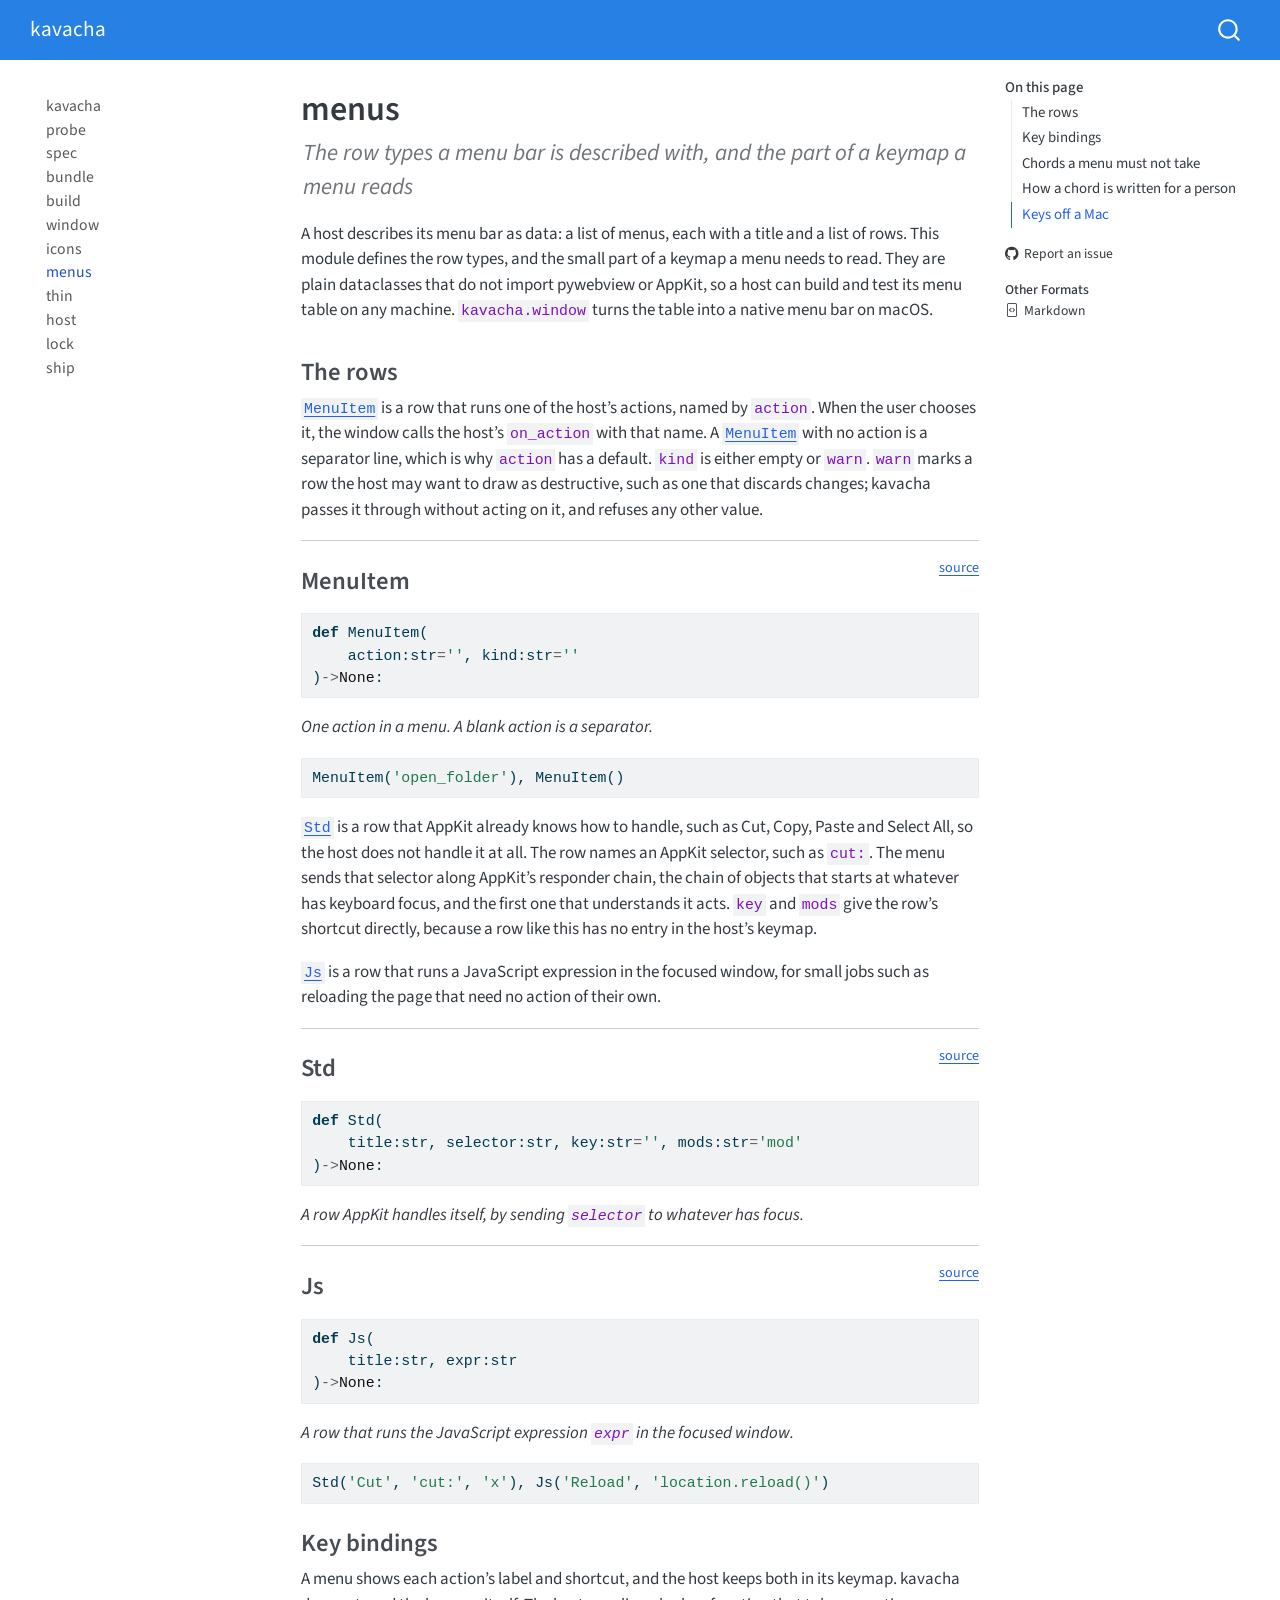
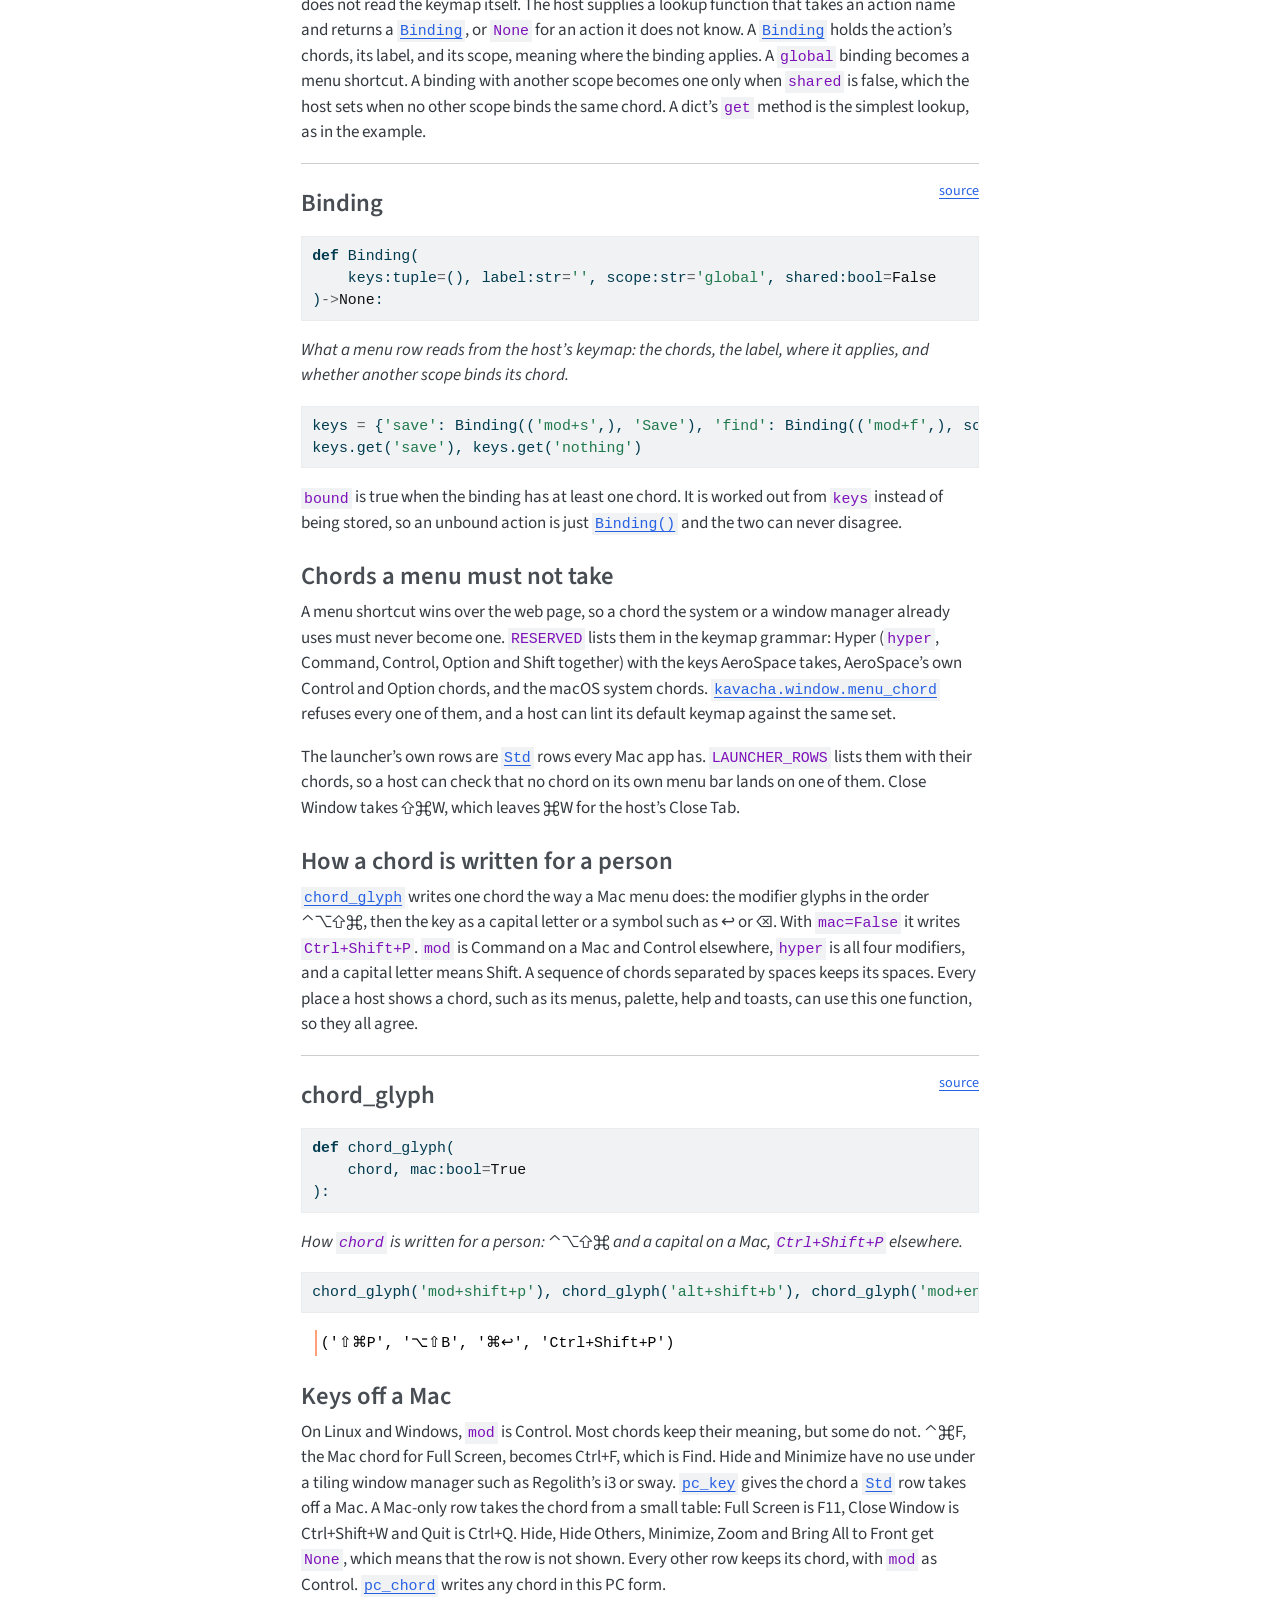
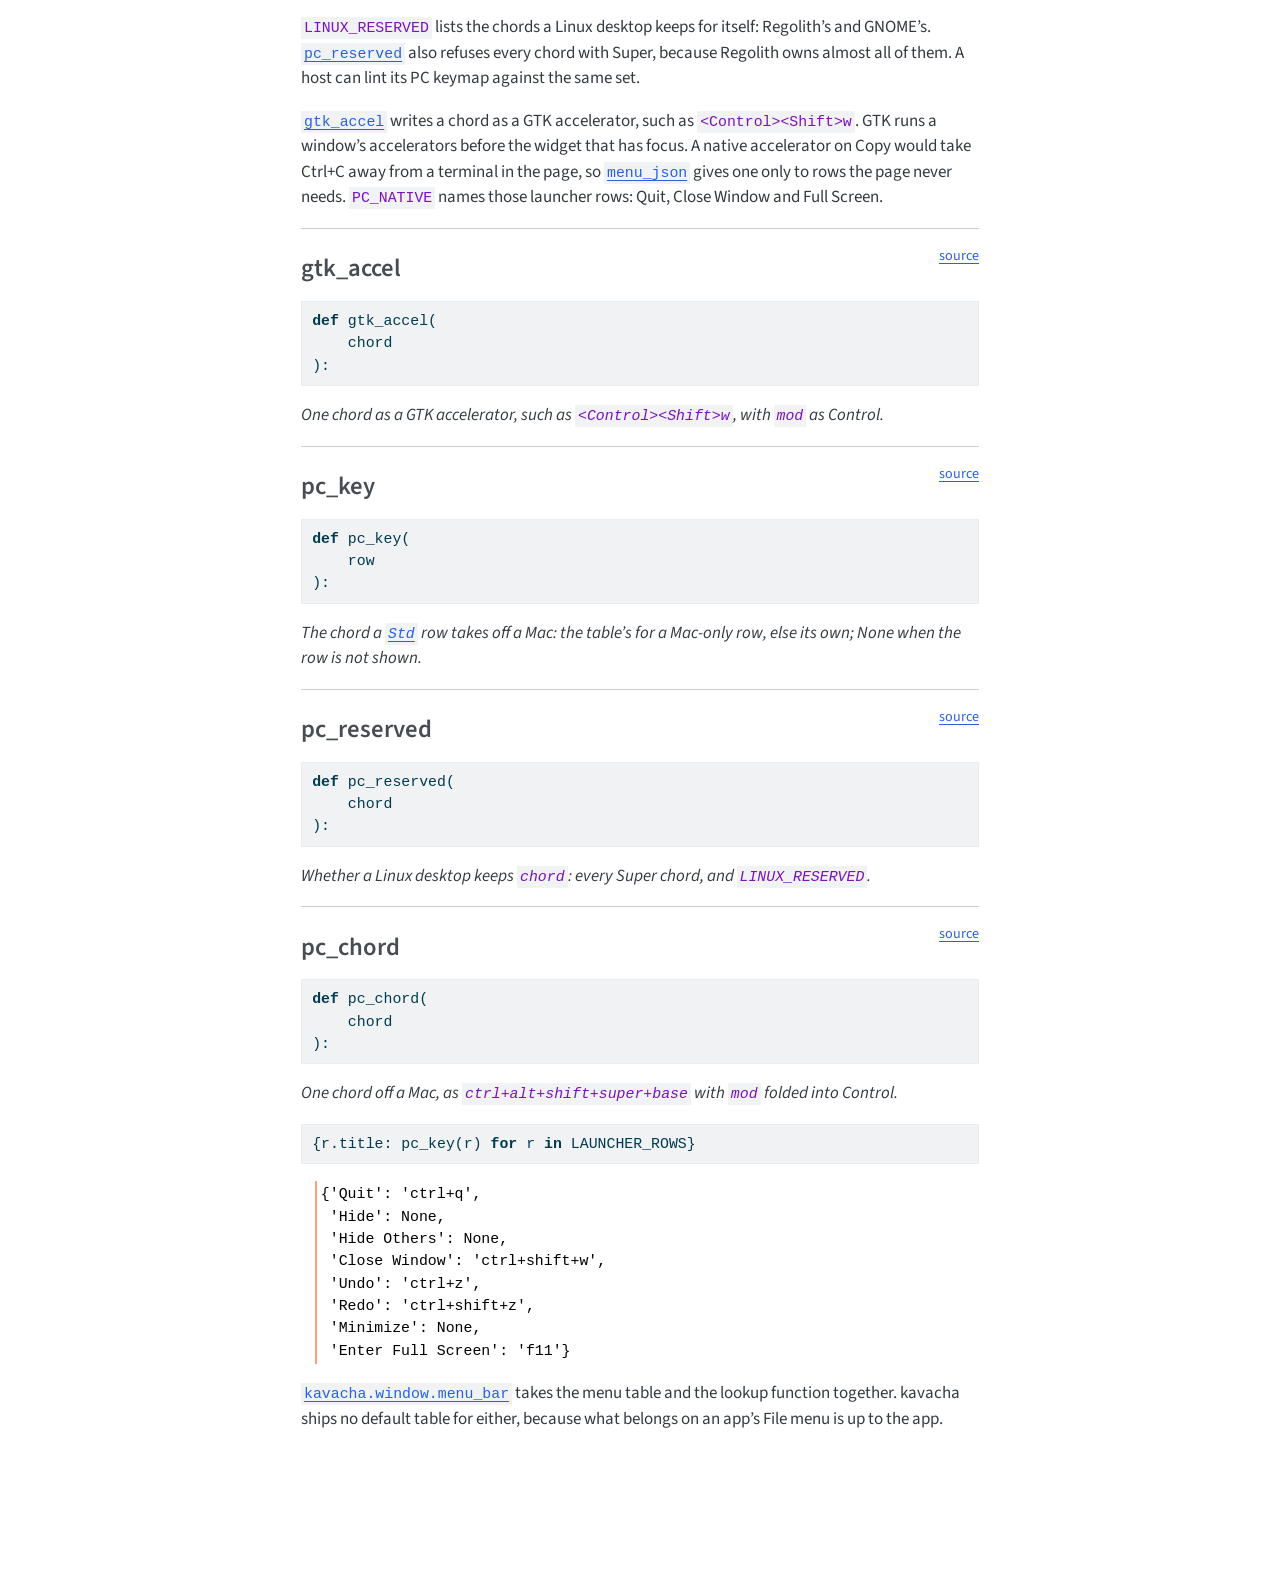
<file: menus.html>
<!DOCTYPE html>
<html xmlns="http://www.w3.org/1999/xhtml" lang="en" xml:lang="en"><head>

<meta charset="utf-8">
<meta name="generator" content="quarto-1.11.9">

<meta name="viewport" content="width=device-width, initial-scale=1.0, user-scalable=yes">

<meta name="description" content="The row types a menu bar is described with, and the part of a keymap a menu reads">

<title>menus – kavacha</title>
<style>
/* Default styles provided by pandoc.
** See https://pandoc.org/MANUAL.html#variables-for-html for config info.
*/
span.smallcaps{font-variant: small-caps;}
div.columns{display: flex; gap: 1.5em;}
div.column{flex: auto;}
@media screen {
div.columns{gap: min(4vw, 1.5em);}
div.column{overflow-x: auto;}
}
div.hanging-indent{margin-left: 1.5em; text-indent: -1.5em;}
ul.task-list{list-style: none;}
ul.task-list li input[type="checkbox"] {
  width: 0.8em;
  margin: 0 0.8em 0.2em -1em; /* quarto-specific, see https://github.com/quarto-dev/quarto-cli/issues/4556 */ 
  vertical-align: middle;
}
/* CSS for syntax highlighting */
html { -webkit-text-size-adjust: 100%; }
pre > code.sourceCode { white-space: pre; position: relative; }
pre > code.sourceCode > span { display: inline-block; line-height: 1.25; }
pre > code.sourceCode > span:empty { height: 1.2em; }
.sourceCode { overflow: visible; }
code.sourceCode > span { color: inherit; text-decoration: inherit; }
div.sourceCode { margin: 1em 0; }
pre.sourceCode { margin: 0; }
@media screen {
div.sourceCode { overflow: auto; }
}
@media print {
pre > code.sourceCode { white-space: pre-wrap; }
pre > code.sourceCode > span { text-indent: -5em; padding-left: 5em; }
}
pre.numberSource code
  { counter-reset: source-line 0; }
pre.numberSource code > span
  { position: relative; left: -4em; counter-increment: source-line; }
pre.numberSource code > span > a:first-child::before
  { content: counter(source-line);
    position: relative; left: -1em; text-align: right; vertical-align: baseline;
    border: none; display: inline-block;
    -webkit-touch-callout: none; -webkit-user-select: none;
    -khtml-user-select: none; -moz-user-select: none;
    -ms-user-select: none; user-select: none;
    padding: 0 4px; width: 4em;
  }
pre.numberSource { margin-left: 3em;  padding-left: 4px; }
div.sourceCode
  {   }
@media screen {
pre > code.sourceCode > span > a:first-child::before { text-decoration: underline; }
}
</style>


<script src="site_libs/quarto-nav/quarto-nav.js"></script>
<script src="site_libs/quarto-nav/headroom.min.js"></script>
<script src="site_libs/clipboard/clipboard.min.js"></script>
<script src="site_libs/quarto-search/autocomplete.umd.js"></script>
<script src="site_libs/quarto-search/fuse.min.js"></script>
<script src="site_libs/quarto-search/quarto-search.js"></script>
<meta name="quarto:offset" content="./">
<script src="site_libs/quarto-html/quarto.js" type="module"></script>
<script src="site_libs/quarto-html/tabsets/tabsets.js" type="module"></script>
<script src="site_libs/quarto-html/scrollable-regions/scrollable-regions.js" type="module"></script>
<script src="site_libs/quarto-html/popper.min.js"></script>
<script src="site_libs/quarto-html/tippy.umd.min.js"></script>
<script src="site_libs/quarto-html/anchor.min.js"></script>
<link href="site_libs/quarto-html/tippy.css" rel="stylesheet">
<link href="site_libs/quarto-html/quarto-syntax-highlighting-63b5708e65d6cd79cd7618c58d0c21e7.css" rel="stylesheet" id="quarto-text-highlighting-styles">
<script src="site_libs/bootstrap/bootstrap.min.js"></script>
<link href="site_libs/bootstrap/bootstrap-icons.css" rel="stylesheet">
<link href="site_libs/bootstrap/bootstrap-f803fa4e565d46961d2a1845e6c2e3f5.min.css" rel="stylesheet" append-hash="true" id="quarto-bootstrap" data-mode="light">
<script id="quarto-search-options" type="application/json">{
  "location": "navbar",
  "copy-button": false,
  "collapse-after": 3,
  "panel-placement": "end",
  "type": "overlay",
  "limit": 50,
  "keyboard-shortcut": [
    "f",
    "/",
    "s"
  ],
  "show-item-context": false,
  "language": {
    "search-no-results-text": "No results",
    "search-matching-documents-text": "matching documents",
    "search-copy-link-title": "Copy link to search",
    "search-hide-matches-text": "Hide additional matches",
    "search-more-match-text": "more match in this document",
    "search-more-matches-text": "more matches in this document",
    "search-clear-button-title": "Clear",
    "search-text-placeholder": "",
    "search-detached-cancel-button-title": "Cancel",
    "search-submit-button-title": "Submit",
    "search-label": "Search"
  }
}</script>


<link rel="stylesheet" href="styles.css">
<meta property="og:title" content="menus – kavacha">
<meta property="og:description" content="The row types a menu bar is described with, and the part of a keymap a menu reads">
<meta property="og:site_name" content="kavacha">
<meta name="twitter:title" content="menus – kavacha">
<meta name="twitter:description" content="The row types a menu bar is described with, and the part of a keymap a menu reads">
<meta name="twitter:card" content="summary">
</head>

<body class="nav-sidebar floating nav-fixed quarto-light"><a id="quarto-skip-link" class="visually-hidden-focusable" href="#quarto-document-content">Skip to main content</a>

<div id="quarto-search-results"></div>
  <header id="quarto-header" class="headroom fixed-top">
    <nav class="navbar navbar-expand-lg " data-bs-theme="dark" aria-label="Site">
      <div class="navbar-container container-fluid">
      <div class="navbar-brand-container mx-auto">
    <a class="navbar-brand" href="./index.html">
    <span class="navbar-title">kavacha</span>
    </a>
  </div>
        <div class="quarto-navbar-tools tools-end">
</div>
          <div id="quarto-search" class="" title="Search"></div>
      </div> <!-- /container-fluid -->
    </nav>
  <nav class="quarto-secondary-nav" aria-label="Toolbar">
    <div class="container-fluid d-flex">
      <button type="button" class="quarto-btn-toggle btn" data-bs-toggle="collapse" role="button" data-bs-target=".quarto-sidebar-collapse-item" aria-controls="quarto-sidebar" aria-expanded="false" aria-label="Toggle sidebar navigation" onclick="if (window.quartoToggleHeadroom) { window.quartoToggleHeadroom(); }">
        <i class="bi bi-layout-text-sidebar-reverse"></i>
      </button>
        <nav class="quarto-page-breadcrumbs" aria-label="Breadcrumbs"><ol class="breadcrumb"><li class="breadcrumb-item"><a href="./menus.html">menus</a></li></ol></nav>
        <a class="flex-grow-1" data-bs-toggle="collapse" data-bs-target=".quarto-sidebar-collapse-item" onclick="if (window.quartoToggleHeadroom) { window.quartoToggleHeadroom(); }">      
        </a>
    </div>
  </nav>
</header>
<!-- content -->
<div id="quarto-content" class="quarto-container page-columns page-rows-contents page-layout-article page-navbar">
<!-- sidebar -->
  <nav id="quarto-sidebar" class="sidebar collapse collapse-horizontal quarto-sidebar-collapse-item sidebar-navigation floating overflow-auto" aria-label="Section">
    <div class="sidebar-menu-container"> 
    <ul class="list-unstyled mt-1">
        <li class="sidebar-item">
  <div class="sidebar-item-container"> 
  <a href="./index.html" class="sidebar-item-text sidebar-link">
 <span class="menu-text">kavacha</span></a>
  </div>
</li>
        <li class="sidebar-item">
  <div class="sidebar-item-container"> 
  <a href="./probe.html" class="sidebar-item-text sidebar-link">
 <span class="menu-text">probe</span></a>
  </div>
</li>
        <li class="sidebar-item">
  <div class="sidebar-item-container"> 
  <a href="./spec.html" class="sidebar-item-text sidebar-link">
 <span class="menu-text">spec</span></a>
  </div>
</li>
        <li class="sidebar-item">
  <div class="sidebar-item-container"> 
  <a href="./bundle.html" class="sidebar-item-text sidebar-link">
 <span class="menu-text">bundle</span></a>
  </div>
</li>
        <li class="sidebar-item">
  <div class="sidebar-item-container"> 
  <a href="./build.html" class="sidebar-item-text sidebar-link">
 <span class="menu-text">build</span></a>
  </div>
</li>
        <li class="sidebar-item">
  <div class="sidebar-item-container"> 
  <a href="./window.html" class="sidebar-item-text sidebar-link">
 <span class="menu-text">window</span></a>
  </div>
</li>
        <li class="sidebar-item">
  <div class="sidebar-item-container"> 
  <a href="./icons.html" class="sidebar-item-text sidebar-link">
 <span class="menu-text">icons</span></a>
  </div>
</li>
        <li class="sidebar-item">
  <div class="sidebar-item-container"> 
  <a href="./menus.html" class="sidebar-item-text sidebar-link active">
 <span class="menu-text">menus</span></a>
  </div>
</li>
        <li class="sidebar-item">
  <div class="sidebar-item-container"> 
  <a href="./thin.html" class="sidebar-item-text sidebar-link">
 <span class="menu-text">thin</span></a>
  </div>
</li>
        <li class="sidebar-item">
  <div class="sidebar-item-container"> 
  <a href="./host.html" class="sidebar-item-text sidebar-link">
 <span class="menu-text">host</span></a>
  </div>
</li>
        <li class="sidebar-item">
  <div class="sidebar-item-container"> 
  <a href="./lock.html" class="sidebar-item-text sidebar-link">
 <span class="menu-text">lock</span></a>
  </div>
</li>
        <li class="sidebar-item">
  <div class="sidebar-item-container"> 
  <a href="./ship.html" class="sidebar-item-text sidebar-link">
 <span class="menu-text">ship</span></a>
  </div>
</li>
    </ul>
    </div>
</nav>
<div id="quarto-sidebar-glass" class="quarto-sidebar-collapse-item" data-bs-toggle="collapse" data-bs-target=".quarto-sidebar-collapse-item"></div>
<!-- margin-sidebar -->
    <div id="quarto-margin-sidebar" class="sidebar margin-sidebar">
        <nav id="TOC" role="doc-toc" aria-labelledby="toc-title" class="toc-active">
    <h2 id="toc-title">On this page</h2>
   
  <ul>
  <li><a href="#the-rows" id="toc-the-rows" class="nav-link active" data-scroll-target="#the-rows">The rows</a></li>
  <li><a href="#key-bindings" id="toc-key-bindings" class="nav-link" data-scroll-target="#key-bindings">Key bindings</a></li>
  <li><a href="#chords-a-menu-must-not-take" id="toc-chords-a-menu-must-not-take" class="nav-link" data-scroll-target="#chords-a-menu-must-not-take">Chords a menu must not take</a></li>
  <li><a href="#how-a-chord-is-written-for-a-person" id="toc-how-a-chord-is-written-for-a-person" class="nav-link" data-scroll-target="#how-a-chord-is-written-for-a-person">How a chord is written for a person</a></li>
  <li><a href="#keys-off-a-mac" id="toc-keys-off-a-mac" class="nav-link" data-scroll-target="#keys-off-a-mac">Keys off a Mac</a></li>
  </ul>
<div class="toc-actions"><ul><li><a href="https://github.com/vedicreader/kavacha/issues/new" class="toc-action"><i class="bi bi-github"></i>Report an issue</a></li></ul></div><div class="quarto-alternate-formats"><h2>Other Formats</h2><ul><li><a href="menus.html.md"><i class="bi bi-file-code"></i>Markdown</a></li></ul></div></nav>
    </div>
<!-- main -->
<main class="content" id="quarto-document-content" tabindex="-1">

<header id="title-block-header" class="quarto-title-block default">
<div class="quarto-title">
<h1 class="title">menus</h1>
</div>

<div>
  <div class="description">
    The row types a menu bar is described with, and the part of a keymap a menu reads
  </div>
</div>


<div class="quarto-title-meta">

    
  
    
  </div>
  


</header>


<!-- WARNING: THIS FILE WAS AUTOGENERATED! DO NOT EDIT! -->
<p>A host describes its menu bar as data: a list of menus, each with a title and a list of rows. This module defines the row types, and the small part of a keymap a menu needs to read. They are plain dataclasses that do not import pywebview or AppKit, so a host can build and test its menu table on any machine. <code>kavacha.window</code> turns the table into a native menu bar on macOS.</p>
<section id="the-rows" class="level3">
<h3 class="anchored" data-anchor-id="the-rows">The rows</h3>
<p><a href="https://vedicreader.github.io/kavacha/menus.html#menuitem"><code>MenuItem</code></a> is a row that runs one of the host’s actions, named by <code>action</code>. When the user chooses it, the window calls the host’s <code>on_action</code> with that name. A <a href="https://vedicreader.github.io/kavacha/menus.html#menuitem"><code>MenuItem</code></a> with no action is a separator line, which is why <code>action</code> has a default. <code>kind</code> is either empty or <code>warn</code>. <code>warn</code> marks a row the host may want to draw as destructive, such as one that discards changes; kavacha passes it through without acting on it, and refuses any other value.</p>
<div id="dce5b5a1" class="cell" data-quarto-private-1="{&quot;key&quot;:&quot;execution&quot;,&quot;value&quot;:{&quot;iopub.execute_input&quot;:&quot;2026-11-22T04:32:45.772432+00:00&quot;,&quot;shell.execute_reply&quot;:&quot;2026-11-22T04:32:45.847503+00:00&quot;,&quot;total&quot;:0.07507548099999894}}" data-execution_count="4">
<hr>
<p><a href="https://github.com/vedicreader/kavacha/blob/main/kavacha/menus.py#L13" target="_blank" style="float:right; font-size:smaller">source</a></p>
<section id="menuitem" class="level3">
<h3 class="anchored" data-anchor-id="menuitem">MenuItem</h3>
<div class="code-copy-outer-scaffold"><div class="sourceCode" id="cb1"><pre class="sourceCode python code-with-copy"><code class="sourceCode python"><span id="cb1-1"><a href="#cb1-1" aria-hidden="true" tabindex="-1"></a><span class="kw">def</span> MenuItem(</span>
<span id="cb1-2"><a href="#cb1-2" aria-hidden="true" tabindex="-1"></a>    action:<span class="bu">str</span><span class="op">=</span><span class="st">''</span>, kind:<span class="bu">str</span><span class="op">=</span><span class="st">''</span></span>
<span id="cb1-3"><a href="#cb1-3" aria-hidden="true" tabindex="-1"></a>)<span class="op">-&gt;</span><span class="va">None</span>:</span></code></pre></div><button title="Copy to Clipboard" class="code-copy-button"><i class="bi"></i></button></div>
<p><em>One action in a menu. A blank action is a separator.</em></p>
</section>
</div>
<div id="c8a0f3ef" class="cell">
<div class="code-copy-outer-scaffold"><div class="sourceCode cell-code" id="cb2"><pre class="sourceCode python code-with-copy"><code class="sourceCode python"><span id="cb2-1"><a href="#cb2-1" aria-hidden="true" tabindex="-1"></a>MenuItem(<span class="st">'open_folder'</span>), MenuItem()</span></code></pre></div><button title="Copy to Clipboard" class="code-copy-button"><i class="bi"></i></button></div>
</div>
<p><a href="https://vedicreader.github.io/kavacha/menus.html#std"><code>Std</code></a> is a row that AppKit already knows how to handle, such as Cut, Copy, Paste and Select All, so the host does not handle it at all. The row names an AppKit selector, such as <code>cut:</code>. The menu sends that selector along AppKit’s responder chain, the chain of objects that starts at whatever has keyboard focus, and the first one that understands it acts. <code>key</code> and <code>mods</code> give the row’s shortcut directly, because a row like this has no entry in the host’s keymap.</p>
<p><a href="https://vedicreader.github.io/kavacha/menus.html#js"><code>Js</code></a> is a row that runs a JavaScript expression in the focused window, for small jobs such as reloading the page that need no action of their own.</p>
<div id="e9a07dc6" class="cell" data-quarto-private-1="{&quot;key&quot;:&quot;execution&quot;,&quot;value&quot;:{&quot;iopub.execute_input&quot;:&quot;2026-11-22T04:32:45.849463+00:00&quot;,&quot;shell.execute_reply&quot;:&quot;2026-11-22T04:32:45.851829+00:00&quot;,&quot;total&quot;:0.0023679669999978614}}" data-execution_count="6">
<hr>
<p><a href="https://github.com/vedicreader/kavacha/blob/main/kavacha/menus.py#L23" target="_blank" style="float:right; font-size:smaller">source</a></p>
<section id="std" class="level3">
<h3 class="anchored" data-anchor-id="std">Std</h3>
<div class="code-copy-outer-scaffold"><div class="sourceCode" id="cb3"><pre class="sourceCode python code-with-copy"><code class="sourceCode python"><span id="cb3-1"><a href="#cb3-1" aria-hidden="true" tabindex="-1"></a><span class="kw">def</span> Std(</span>
<span id="cb3-2"><a href="#cb3-2" aria-hidden="true" tabindex="-1"></a>    title:<span class="bu">str</span>, selector:<span class="bu">str</span>, key:<span class="bu">str</span><span class="op">=</span><span class="st">''</span>, mods:<span class="bu">str</span><span class="op">=</span><span class="st">'mod'</span></span>
<span id="cb3-3"><a href="#cb3-3" aria-hidden="true" tabindex="-1"></a>)<span class="op">-&gt;</span><span class="va">None</span>:</span></code></pre></div><button title="Copy to Clipboard" class="code-copy-button"><i class="bi"></i></button></div>
<p><em>A row AppKit handles itself, by sending <code>selector</code> to whatever has focus.</em></p>
</section>
</div>
<div id="2ba7d3e1" class="cell" data-quarto-private-1="{&quot;key&quot;:&quot;execution&quot;,&quot;value&quot;:{&quot;iopub.execute_input&quot;:&quot;2026-11-22T04:32:45.853057+00:00&quot;,&quot;shell.execute_reply&quot;:&quot;2026-11-22T04:32:45.855086+00:00&quot;,&quot;total&quot;:0.0020311270000021864}}" data-execution_count="8">
<hr>
<p><a href="https://github.com/vedicreader/kavacha/blob/main/kavacha/menus.py#L32" target="_blank" style="float:right; font-size:smaller">source</a></p>
<section id="js" class="level3">
<h3 class="anchored" data-anchor-id="js">Js</h3>
<div class="code-copy-outer-scaffold"><div class="sourceCode" id="cb4"><pre class="sourceCode python code-with-copy"><code class="sourceCode python"><span id="cb4-1"><a href="#cb4-1" aria-hidden="true" tabindex="-1"></a><span class="kw">def</span> Js(</span>
<span id="cb4-2"><a href="#cb4-2" aria-hidden="true" tabindex="-1"></a>    title:<span class="bu">str</span>, expr:<span class="bu">str</span></span>
<span id="cb4-3"><a href="#cb4-3" aria-hidden="true" tabindex="-1"></a>)<span class="op">-&gt;</span><span class="va">None</span>:</span></code></pre></div><button title="Copy to Clipboard" class="code-copy-button"><i class="bi"></i></button></div>
<p><em>A row that runs the JavaScript expression <code>expr</code> in the focused window.</em></p>
</section>
</div>
<div id="d14f7980" class="cell">
<div class="code-copy-outer-scaffold"><div class="sourceCode cell-code" id="cb5"><pre class="sourceCode python code-with-copy"><code class="sourceCode python"><span id="cb5-1"><a href="#cb5-1" aria-hidden="true" tabindex="-1"></a>Std(<span class="st">'Cut'</span>, <span class="st">'cut:'</span>, <span class="st">'x'</span>), Js(<span class="st">'Reload'</span>, <span class="st">'location.reload()'</span>)</span></code></pre></div><button title="Copy to Clipboard" class="code-copy-button"><i class="bi"></i></button></div>
</div>
</section>
<section id="key-bindings" class="level3">
<h3 class="anchored" data-anchor-id="key-bindings">Key bindings</h3>
<p>A menu shows each action’s label and shortcut, and the host keeps both in its keymap. kavacha does not read the keymap itself. The host supplies a lookup function that takes an action name and returns a <a href="https://vedicreader.github.io/kavacha/menus.html#binding"><code>Binding</code></a>, or <code>None</code> for an action it does not know. A <a href="https://vedicreader.github.io/kavacha/menus.html#binding"><code>Binding</code></a> holds the action’s chords, its label, and its scope, meaning where the binding applies. A <code>global</code> binding becomes a menu shortcut. A binding with another scope becomes one only when <code>shared</code> is false, which the host sets when no other scope binds the same chord. A dict’s <code>get</code> method is the simplest lookup, as in the example.</p>
<div id="aad4111a" class="cell" data-quarto-private-1="{&quot;key&quot;:&quot;execution&quot;,&quot;value&quot;:{&quot;iopub.execute_input&quot;:&quot;2026-11-22T04:32:45.856751+00:00&quot;,&quot;shell.execute_reply&quot;:&quot;2026-11-22T04:32:45.858961+00:00&quot;,&quot;total&quot;:0.002211695999996266}}" data-execution_count="10">
<hr>
<p><a href="https://github.com/vedicreader/kavacha/blob/main/kavacha/menus.py#L39" target="_blank" style="float:right; font-size:smaller">source</a></p>
<section id="binding" class="level3">
<h3 class="anchored" data-anchor-id="binding">Binding</h3>
<div class="code-copy-outer-scaffold"><div class="sourceCode" id="cb6"><pre class="sourceCode python code-with-copy"><code class="sourceCode python"><span id="cb6-1"><a href="#cb6-1" aria-hidden="true" tabindex="-1"></a><span class="kw">def</span> Binding(</span>
<span id="cb6-2"><a href="#cb6-2" aria-hidden="true" tabindex="-1"></a>    keys:<span class="bu">tuple</span><span class="op">=</span>(), label:<span class="bu">str</span><span class="op">=</span><span class="st">''</span>, scope:<span class="bu">str</span><span class="op">=</span><span class="st">'global'</span>, shared:<span class="bu">bool</span><span class="op">=</span><span class="va">False</span></span>
<span id="cb6-3"><a href="#cb6-3" aria-hidden="true" tabindex="-1"></a>)<span class="op">-&gt;</span><span class="va">None</span>:</span></code></pre></div><button title="Copy to Clipboard" class="code-copy-button"><i class="bi"></i></button></div>
<p><em>What a menu row reads from the host’s keymap: the chords, the label, where it applies, and whether another scope binds its chord.</em></p>
</section>
</div>
<div id="11a0e43b" class="cell">
<div class="code-copy-outer-scaffold"><div class="sourceCode cell-code" id="cb7"><pre class="sourceCode python code-with-copy"><code class="sourceCode python"><span id="cb7-1"><a href="#cb7-1" aria-hidden="true" tabindex="-1"></a>keys <span class="op">=</span> {<span class="st">'save'</span>: Binding((<span class="st">'mod+s'</span>,), <span class="st">'Save'</span>), <span class="st">'find'</span>: Binding((<span class="st">'mod+f'</span>,), scope<span class="op">=</span><span class="st">'editor'</span>)}</span>
<span id="cb7-2"><a href="#cb7-2" aria-hidden="true" tabindex="-1"></a>keys.get(<span class="st">'save'</span>), keys.get(<span class="st">'nothing'</span>)</span></code></pre></div><button title="Copy to Clipboard" class="code-copy-button"><i class="bi"></i></button></div>
</div>
<p><code>bound</code> is true when the binding has at least one chord. It is worked out from <code>keys</code> instead of being stored, so an unbound action is just <a href="https://vedicreader.github.io/kavacha/menus.html#binding"><code>Binding()</code></a> and the two can never disagree.</p>
</section>
<section id="chords-a-menu-must-not-take" class="level3">
<h3 class="anchored" data-anchor-id="chords-a-menu-must-not-take">Chords a menu must not take</h3>
<p>A menu shortcut wins over the web page, so a chord the system or a window manager already uses must never become one. <code>RESERVED</code> lists them in the keymap grammar: Hyper (<code>hyper</code>, Command, Control, Option and Shift together) with the keys AeroSpace takes, AeroSpace’s own Control and Option chords, and the macOS system chords. <a href="https://vedicreader.github.io/kavacha/window.html#menu_chord"><code>kavacha.window.menu_chord</code></a> refuses every one of them, and a host can lint its default keymap against the same set.</p>
<p>The launcher’s own rows are <a href="https://vedicreader.github.io/kavacha/menus.html#std"><code>Std</code></a> rows every Mac app has. <code>LAUNCHER_ROWS</code> lists them with their chords, so a host can check that no chord on its own menu bar lands on one of them. Close Window takes ⇧⌘W, which leaves ⌘W for the host’s Close Tab.</p>
</section>
<section id="how-a-chord-is-written-for-a-person" class="level3">
<h3 class="anchored" data-anchor-id="how-a-chord-is-written-for-a-person">How a chord is written for a person</h3>
<p><a href="https://vedicreader.github.io/kavacha/menus.html#chord_glyph"><code>chord_glyph</code></a> writes one chord the way a Mac menu does: the modifier glyphs in the order ⌃⌥⇧⌘, then the key as a capital letter or a symbol such as ↩︎ or ⌫. With <code>mac=False</code> it writes <code>Ctrl+Shift+P</code>. <code>mod</code> is Command on a Mac and Control elsewhere, <code>hyper</code> is all four modifiers, and a capital letter means Shift. A sequence of chords separated by spaces keeps its spaces. Every place a host shows a chord, such as its menus, palette, help and toasts, can use this one function, so they all agree.</p>
<div id="d19927cc" class="cell" data-quarto-private-1="{&quot;key&quot;:&quot;execution&quot;,&quot;value&quot;:{&quot;iopub.execute_input&quot;:&quot;2026-11-22T04:32:45.865040+00:00&quot;,&quot;shell.execute_reply&quot;:&quot;2026-11-22T04:32:45.868033+00:00&quot;,&quot;total&quot;:0.002995472999998583}}" data-execution_count="14">
<hr>
<p><a href="https://github.com/vedicreader/kavacha/blob/main/kavacha/menus.py#L88" target="_blank" style="float:right; font-size:smaller">source</a></p>
<section id="chord_glyph" class="level3">
<h3 class="anchored" data-anchor-id="chord_glyph">chord_glyph</h3>
<div class="code-copy-outer-scaffold"><div class="sourceCode" id="cb8"><pre class="sourceCode python code-with-copy"><code class="sourceCode python"><span id="cb8-1"><a href="#cb8-1" aria-hidden="true" tabindex="-1"></a><span class="kw">def</span> chord_glyph(</span>
<span id="cb8-2"><a href="#cb8-2" aria-hidden="true" tabindex="-1"></a>    chord, mac:<span class="bu">bool</span><span class="op">=</span><span class="va">True</span></span>
<span id="cb8-3"><a href="#cb8-3" aria-hidden="true" tabindex="-1"></a>):</span></code></pre></div><button title="Copy to Clipboard" class="code-copy-button"><i class="bi"></i></button></div>
<p><em>How <code>chord</code> is written for a person: ⌃⌥⇧⌘ and a capital on a Mac, <code>Ctrl+Shift+P</code> elsewhere.</em></p>
</section>
</div>
<div id="8fb91754" class="cell" data-quarto-private-1="{&quot;key&quot;:&quot;execution&quot;,&quot;value&quot;:{&quot;iopub.execute_input&quot;:&quot;2026-11-22T04:32:45.868136+00:00&quot;,&quot;shell.execute_reply&quot;:&quot;2026-11-22T04:32:45.869051+00:00&quot;,&quot;total&quot;:0.0009180420000021172}}" data-exec_doc="true" data-execution_count="15">
<div class="code-copy-outer-scaffold"><div class="sourceCode cell-code" id="cb9"><pre class="sourceCode python code-with-copy"><code class="sourceCode python"><span id="cb9-1"><a href="#cb9-1" aria-hidden="true" tabindex="-1"></a>chord_glyph(<span class="st">'mod+shift+p'</span>), chord_glyph(<span class="st">'alt+shift+b'</span>), chord_glyph(<span class="st">'mod+enter'</span>), chord_glyph(<span class="st">'mod+shift+p'</span>, mac<span class="op">=</span><span class="va">False</span>)</span></code></pre></div><button title="Copy to Clipboard" class="code-copy-button"><i class="bi"></i></button></div>
<div class="cell-output cell-output-display" data-execution_count="15">
<pre><code>('⇧⌘P', '⌥⇧B', '⌘↩', 'Ctrl+Shift+P')</code></pre>
</div>
</div>
</section>
<section id="keys-off-a-mac" class="level3">
<h3 class="anchored" data-anchor-id="keys-off-a-mac">Keys off a Mac</h3>
<p>On Linux and Windows, <code>mod</code> is Control. Most chords keep their meaning, but some do not. ⌃⌘F, the Mac chord for Full Screen, becomes Ctrl+F, which is Find. Hide and Minimize have no use under a tiling window manager such as Regolith’s i3 or sway. <a href="https://vedicreader.github.io/kavacha/menus.html#pc_key"><code>pc_key</code></a> gives the chord a <a href="https://vedicreader.github.io/kavacha/menus.html#std"><code>Std</code></a> row takes off a Mac. A Mac-only row takes the chord from a small table: Full Screen is F11, Close Window is Ctrl+Shift+W and Quit is Ctrl+Q. Hide, Hide Others, Minimize, Zoom and Bring All to Front get <code>None</code>, which means that the row is not shown. Every other row keeps its chord, with <code>mod</code> as Control. <a href="https://vedicreader.github.io/kavacha/menus.html#pc_chord"><code>pc_chord</code></a> writes any chord in this PC form.</p>
<p><code>LINUX_RESERVED</code> lists the chords a Linux desktop keeps for itself: Regolith’s and GNOME’s. <a href="https://vedicreader.github.io/kavacha/menus.html#pc_reserved"><code>pc_reserved</code></a> also refuses every chord with Super, because Regolith owns almost all of them. A host can lint its PC keymap against the same set.</p>
<p><a href="https://vedicreader.github.io/kavacha/menus.html#gtk_accel"><code>gtk_accel</code></a> writes a chord as a GTK accelerator, such as <code>&lt;Control&gt;&lt;Shift&gt;w</code>. GTK runs a window’s accelerators before the widget that has focus. A native accelerator on Copy would take Ctrl+C away from a terminal in the page, so <a href="https://vedicreader.github.io/kavacha/window.html#menu_json"><code>menu_json</code></a> gives one only to rows the page never needs. <code>PC_NATIVE</code> names those launcher rows: Quit, Close Window and Full Screen.</p>
<div id="a955214e" class="cell" data-quarto-private-1="{&quot;key&quot;:&quot;execution&quot;,&quot;value&quot;:{&quot;iopub.execute_input&quot;:&quot;2026-11-22T04:32:45.872750+00:00&quot;,&quot;shell.execute_reply&quot;:&quot;2026-11-22T04:32:45.875297+00:00&quot;,&quot;total&quot;:0.0025494379999955186}}" data-execution_count="17">
<hr>
<p><a href="https://github.com/vedicreader/kavacha/blob/main/kavacha/menus.py#L122" target="_blank" style="float:right; font-size:smaller">source</a></p>
<section id="gtk_accel" class="level3">
<h3 class="anchored" data-anchor-id="gtk_accel">gtk_accel</h3>
<div class="code-copy-outer-scaffold"><div class="sourceCode" id="cb11"><pre class="sourceCode python code-with-copy"><code class="sourceCode python"><span id="cb11-1"><a href="#cb11-1" aria-hidden="true" tabindex="-1"></a><span class="kw">def</span> gtk_accel(</span>
<span id="cb11-2"><a href="#cb11-2" aria-hidden="true" tabindex="-1"></a>    chord</span>
<span id="cb11-3"><a href="#cb11-3" aria-hidden="true" tabindex="-1"></a>):</span></code></pre></div><button title="Copy to Clipboard" class="code-copy-button"><i class="bi"></i></button></div>
<p><em>One chord as a GTK accelerator, such as <code>&lt;Control&gt;&lt;Shift&gt;w</code>, with <code>mod</code> as Control.</em></p>
</section>
</div>
<div id="1500ff68" class="cell" data-quarto-private-1="{&quot;key&quot;:&quot;execution&quot;,&quot;value&quot;:{&quot;iopub.execute_input&quot;:&quot;2026-11-22T04:32:45.875376+00:00&quot;,&quot;shell.execute_reply&quot;:&quot;2026-11-22T04:32:45.877619+00:00&quot;,&quot;total&quot;:0.0022456909999988284}}" data-execution_count="18">
<hr>
<p><a href="https://github.com/vedicreader/kavacha/blob/main/kavacha/menus.py#L111" target="_blank" style="float:right; font-size:smaller">source</a></p>
<section id="pc_key" class="level3">
<h3 class="anchored" data-anchor-id="pc_key">pc_key</h3>
<div class="code-copy-outer-scaffold"><div class="sourceCode" id="cb12"><pre class="sourceCode python code-with-copy"><code class="sourceCode python"><span id="cb12-1"><a href="#cb12-1" aria-hidden="true" tabindex="-1"></a><span class="kw">def</span> pc_key(</span>
<span id="cb12-2"><a href="#cb12-2" aria-hidden="true" tabindex="-1"></a>    row</span>
<span id="cb12-3"><a href="#cb12-3" aria-hidden="true" tabindex="-1"></a>):</span></code></pre></div><button title="Copy to Clipboard" class="code-copy-button"><i class="bi"></i></button></div>
<p><em>The chord a <a href="https://vedicreader.github.io/kavacha/menus.html#std"><code>Std</code></a> row takes off a Mac: the table’s for a Mac-only row, else its own; None when the row is not shown.</em></p>
</section>
</div>
<div id="57d923f4" class="cell" data-quarto-private-1="{&quot;key&quot;:&quot;execution&quot;,&quot;value&quot;:{&quot;iopub.execute_input&quot;:&quot;2026-11-22T04:32:45.877699+00:00&quot;,&quot;shell.execute_reply&quot;:&quot;2026-11-22T04:32:45.879860+00:00&quot;,&quot;total&quot;:0.002163609000000122}}" data-execution_count="19">
<hr>
<p><a href="https://github.com/vedicreader/kavacha/blob/main/kavacha/menus.py#L107" target="_blank" style="float:right; font-size:smaller">source</a></p>
<section id="pc_reserved" class="level3">
<h3 class="anchored" data-anchor-id="pc_reserved">pc_reserved</h3>
<div class="code-copy-outer-scaffold"><div class="sourceCode" id="cb13"><pre class="sourceCode python code-with-copy"><code class="sourceCode python"><span id="cb13-1"><a href="#cb13-1" aria-hidden="true" tabindex="-1"></a><span class="kw">def</span> pc_reserved(</span>
<span id="cb13-2"><a href="#cb13-2" aria-hidden="true" tabindex="-1"></a>    chord</span>
<span id="cb13-3"><a href="#cb13-3" aria-hidden="true" tabindex="-1"></a>):</span></code></pre></div><button title="Copy to Clipboard" class="code-copy-button"><i class="bi"></i></button></div>
<p><em>Whether a Linux desktop keeps <code>chord</code>: every Super chord, and <code>LINUX_RESERVED</code>.</em></p>
</section>
</div>
<div id="97e2663c" class="cell" data-quarto-private-1="{&quot;key&quot;:&quot;execution&quot;,&quot;value&quot;:{&quot;iopub.execute_input&quot;:&quot;2026-11-22T04:32:45.879936+00:00&quot;,&quot;shell.execute_reply&quot;:&quot;2026-11-22T04:32:45.882233+00:00&quot;,&quot;total&quot;:0.0022990470000010532}}" data-execution_count="20">
<hr>
<p><a href="https://github.com/vedicreader/kavacha/blob/main/kavacha/menus.py#L99" target="_blank" style="float:right; font-size:smaller">source</a></p>
<section id="pc_chord" class="level3">
<h3 class="anchored" data-anchor-id="pc_chord">pc_chord</h3>
<div class="code-copy-outer-scaffold"><div class="sourceCode" id="cb14"><pre class="sourceCode python code-with-copy"><code class="sourceCode python"><span id="cb14-1"><a href="#cb14-1" aria-hidden="true" tabindex="-1"></a><span class="kw">def</span> pc_chord(</span>
<span id="cb14-2"><a href="#cb14-2" aria-hidden="true" tabindex="-1"></a>    chord</span>
<span id="cb14-3"><a href="#cb14-3" aria-hidden="true" tabindex="-1"></a>):</span></code></pre></div><button title="Copy to Clipboard" class="code-copy-button"><i class="bi"></i></button></div>
<p><em>One chord off a Mac, as <code>ctrl+alt+shift+super+base</code> with <code>mod</code> folded into Control.</em></p>
</section>
</div>
<div id="pc-keys-doc" class="cell" data-quarto-private-1="{&quot;key&quot;:&quot;execution&quot;,&quot;value&quot;:{&quot;iopub.execute_input&quot;:&quot;2026-11-22T04:32:45.882320+00:00&quot;,&quot;shell.execute_reply&quot;:&quot;2026-11-22T04:32:45.883301+00:00&quot;,&quot;total&quot;:0.0009840080000032003}}" data-exec_doc="true" data-execution_count="21">
<div class="code-copy-outer-scaffold"><div class="sourceCode cell-code" id="cb15"><pre class="sourceCode python code-with-copy"><code class="sourceCode python"><span id="cb15-1"><a href="#cb15-1" aria-hidden="true" tabindex="-1"></a>{r.title: pc_key(r) <span class="cf">for</span> r <span class="kw">in</span> LAUNCHER_ROWS}</span></code></pre></div><button title="Copy to Clipboard" class="code-copy-button"><i class="bi"></i></button></div>
<div class="cell-output cell-output-display" data-execution_count="21">
<pre><code>{'Quit': 'ctrl+q',
 'Hide': None,
 'Hide Others': None,
 'Close Window': 'ctrl+shift+w',
 'Undo': 'ctrl+z',
 'Redo': 'ctrl+shift+z',
 'Minimize': None,
 'Enter Full Screen': 'f11'}</code></pre>
</div>
</div>
<p><a href="https://vedicreader.github.io/kavacha/window.html#menu_bar"><code>kavacha.window.menu_bar</code></a> takes the menu table and the lookup function together. kavacha ships no default table for either, because what belongs on an app’s File menu is up to the app.</p>


</section>

</main> <!-- /main -->
<script id="quarto-html-after-body" type="application/javascript">
  window.document.addEventListener("DOMContentLoaded", function (event) {
    const icon = "";
    const anchorJS = new window.AnchorJS();
    anchorJS.options = {
      placement: 'right',
      icon: icon
    };
    anchorJS.add('.anchored');
    const isCodeAnnotation = (el) => {
      for (const clz of el.classList) {
        if (clz.startsWith('code-annotation-')) {                     
          return true;
        }
      }
      return false;
    }
    const onCopySuccess = function(e) {
      // button target
      const button = e.trigger;
      // don't keep focus
      button.blur();
      // flash "checked"
      button.classList.add('code-copy-button-checked');
      var currentTitle = button.getAttribute("title");
      button.setAttribute("title", "Copied!");
      let tooltip;
      if (window.bootstrap) {
        button.setAttribute("data-bs-toggle", "tooltip");
        button.setAttribute("data-bs-placement", "left");
        button.setAttribute("data-bs-title", "Copied!");
        tooltip = new bootstrap.Tooltip(button, 
          { trigger: "manual", 
            customClass: "code-copy-button-tooltip",
            offset: [0, -8]});
        tooltip.show();    
      }
      setTimeout(function() {
        if (tooltip) {
          tooltip.hide();
          button.removeAttribute("data-bs-title");
          button.removeAttribute("data-bs-toggle");
          button.removeAttribute("data-bs-placement");
        }
        button.setAttribute("title", currentTitle);
        button.classList.remove('code-copy-button-checked');
      }, 1000);
      // clear code selection
      e.clearSelection();
    }
    const getTextToCopy = function(trigger) {
      const outerScaffold = trigger.parentElement.cloneNode(true);
      const codeEl = outerScaffold.querySelector('code');
      for (const childEl of codeEl.children) {
        if (isCodeAnnotation(childEl)) {
          childEl.remove();
        }
      }
      return codeEl.innerText;
    }
    const clipboard = new window.ClipboardJS('.code-copy-button:not([data-in-quarto-modal])', {
      text: getTextToCopy
    });
    clipboard.on('success', onCopySuccess);
    if (window.document.getElementById('quarto-embedded-source-code-modal')) {
      const clipboardModal = new window.ClipboardJS('.code-copy-button[data-in-quarto-modal]', {
        text: getTextToCopy,
        container: window.document.getElementById('quarto-embedded-source-code-modal')
      });
      clipboardModal.on('success', onCopySuccess);
    }
      var localhostRegex = new RegExp(/^(?:http|https):\/\/localhost\:?[0-9]*\//);
      var mailtoRegex = new RegExp(/^mailto:/);
        var filterRegex = new RegExp("https:\/\/vedicreader\.github\.io\/kavacha");
      var isInternal = (href) => {
          return filterRegex.test(href) || localhostRegex.test(href) || mailtoRegex.test(href);
      }
      // Inspect non-navigation links and adorn them if external
      window.quartoDecorateExternalLinks = function (root) {
     var links = (root || window.document).querySelectorAll('a[href]:not(.nav-link):not(.navbar-brand):not(.toc-action):not(.sidebar-link):not(.sidebar-item-toggle):not(.pagination-link):not(.no-external):not([aria-hidden]):not(.dropdown-item):not(.quarto-navigation-tool):not(.about-link)');
      for (var i=0; i<links.length; i++) {
        const link = links[i];
        if (!isInternal(link.href)) {
          // undo the damage that might have been done by quarto-nav.js in the case of
          // links that we want to consider external
          if (link.dataset.originalHref !== undefined) {
            link.href = link.dataset.originalHref;
          }
          if (!link.classList.contains('no-external-icon')) {
          }
        }
      }
      };
      window.quartoDecorateExternalLinks(window.document);
    // Esc closes the popup (WCAG 1.4.13) and focus leaving both trigger and
    // popup closes it (WCAG 2.4.11); tippy handles neither for interactive popups.
    const hideOnEscAndFocusOut = {
      name: 'hideOnEscAndFocusOut',
      defaultValue: true,
      fn(instance) {
        const dismiss = () => {
          // A show scheduled by the trigger delay would otherwise reopen it
          instance.clearDelayTimeouts();
          instance.hide();
        };
        const onKeyDown = (event) => {
          if (event.key !== 'Escape') {
            return;
          }
          // Keep Esc from also reaching page handlers (e.g. reveal.js overview),
          // except an open reveal.js slide menu, which Esc should close too.
          // The menu handles keys only when its keyboard option is on.
          const menuHandlesEsc = window.Reveal?.getPlugin?.('menu')?.isOpen() &&
            window.Reveal.getConfig().menu?.keyboard !== false;
          if (!menuHandlesEsc) {
            event.stopPropagation();
          }
          if (instance.popper.contains(window.document.activeElement)) {
            // Disabled while refocusing so the focus trigger does not reopen it
            instance.disable();
            instance.reference.focus();
            instance.enable();
          }
          dismiss();
        };
        const onFocusOut = (event) => {
          const target = event.relatedTarget;
          if (target && !instance.reference.contains(target) &&
              !instance.popper.contains(target)) {
            dismiss();
          }
        };
        // On the trigger too: a click trigger (code-annotations: select) has no
        // blur handling. Attached for the instance's lifetime so leaving the
        // trigger also cancels a show still pending on the trigger delay.
        instance.reference.addEventListener('focusout', onFocusOut);
        return {
          onShow() {
            window.document.addEventListener('keydown', onKeyDown, true);
            instance.popper.addEventListener('focusout', onFocusOut);
          },
          onHide() {
            window.document.removeEventListener('keydown', onKeyDown, true);
            instance.popper.removeEventListener('focusout', onFocusOut);
          },
          onDestroy() {
            instance.reference.removeEventListener('focusout', onFocusOut);
          },
        };
      },
    };
    function tippyHover(el, contentFn, onTriggerFn, onUntriggerFn) {
      const config = {
        allowHTML: true,
        maxWidth: 500,
        delay: 100,
        arrow: false,
        appendTo: function(el) {
            return el.parentElement;
        },
        interactive: true,
        interactiveBorder: 10,
        theme: 'quarto',
        placement: 'bottom-start',
        plugins: [hideOnEscAndFocusOut],
      };
      if (contentFn) {
        config.content = contentFn;
      }
      if (onTriggerFn) {
        config.onTrigger = onTriggerFn;
      }
      if (onUntriggerFn) {
        config.onUntrigger = onUntriggerFn;
      }
      window.tippy(el, config); 
    }
    const noterefs = window.document.querySelectorAll('a[role="doc-noteref"]');
    for (var i=0; i<noterefs.length; i++) {
      const ref = noterefs[i];
      tippyHover(ref, function() {
        // use id or data attribute instead here
        let href = ref.getAttribute('data-footnote-href') || ref.getAttribute('href');
        try { href = new URL(href).hash; } catch {}
        const id = href.replace(/^#\/?/, "");
        const note = window.document.getElementById(id);
        if (note) {
          return note.innerHTML;
        } else {
          return "";
        }
      });
    }
    const xrefs = window.document.querySelectorAll('a.quarto-xref');
    const processXRef = (id, note) => {
      // Strip column container classes
      const stripColumnClz = (el) => {
        el.classList.remove("page-full", "page-columns");
        if (el.children) {
          for (const child of el.children) {
            stripColumnClz(child);
          }
        }
      }
      stripColumnClz(note)
      if (id === null || id.startsWith('sec-')) {
        // Special case sections, only their first couple elements
        const container = document.createElement("div");
        if (note.children && note.children.length > 2) {
          container.appendChild(note.children[0].cloneNode(true));
          for (let i = 1; i < note.children.length; i++) {
            const child = note.children[i];
            if (child.tagName === "P" && child.innerText === "") {
              continue;
            } else {
              container.appendChild(child.cloneNode(true));
              break;
            }
          }
          if (window.Quarto?.typesetMath) {
            window.Quarto.typesetMath(container);
          }
          return container.innerHTML
        } else {
          if (window.Quarto?.typesetMath) {
            window.Quarto.typesetMath(note);
          }
          return note.innerHTML;
        }
      } else {
        // Remove any anchor links if they are present
        const anchorLink = note.querySelector('a.anchorjs-link');
        if (anchorLink) {
          anchorLink.remove();
        }
        if (window.Quarto?.typesetMath) {
          window.Quarto.typesetMath(note);
        }
        if (note.classList.contains("callout")) {
          return note.outerHTML;
        } else {
          return note.innerHTML;
        }
      }
    }
    for (var i=0; i<xrefs.length; i++) {
      const xref = xrefs[i];
      tippyHover(xref, undefined, function(instance) {
        instance.disable();
        let url = xref.getAttribute('href');
        let hash = undefined; 
        if (url.startsWith('#')) {
          hash = url;
        } else {
          try { hash = new URL(url).hash; } catch {}
        }
        if (hash) {
          const id = hash.replace(/^#\/?/, "");
          const note = window.document.getElementById(id);
          if (note !== null) {
            try {
              const html = processXRef(id, note.cloneNode(true));
              instance.setContent(html);
            } finally {
              instance.enable();
              instance.show();
            }
          } else {
            // See if we can fetch this
            fetch(url.split('#')[0])
            .then(res => res.text())
            .then(html => {
              const parser = new DOMParser();
              const htmlDoc = parser.parseFromString(html, "text/html");
              const note = htmlDoc.getElementById(id);
              if (note !== null) {
                const html = processXRef(id, note);
                instance.setContent(html);
              } 
            }).finally(() => {
              instance.enable();
              instance.show();
            });
          }
        } else {
          // See if we can fetch a full url (with no hash to target)
          // This is a special case and we should probably do some content thinning / targeting
          fetch(url)
          .then(res => res.text())
          .then(html => {
            const parser = new DOMParser();
            const htmlDoc = parser.parseFromString(html, "text/html");
            const note = htmlDoc.querySelector('main.content');
            if (note !== null) {
              // This should only happen for chapter cross references
              // (since there is no id in the URL)
              // remove the first header
              if (note.children.length > 0 && note.children[0].tagName === "HEADER") {
                note.children[0].remove();
              }
              const html = processXRef(null, note);
              instance.setContent(html);
            } 
          }).finally(() => {
            instance.enable();
            instance.show();
          });
        }
      }, function(instance) {
      });
    }
        let selectedAnnoteEl;
        const selectorForAnnotation = ( cell, annotation) => {
          let cellAttr = 'data-code-cell="' + cell + '"';
          let lineAttr = 'data-code-annotation="' +  annotation + '"';
          const selector = 'span[' + cellAttr + '][' + lineAttr + ']';
          return selector;
        }
        const selectCodeLines = (annoteEl) => {
          const doc = window.document;
          const targetCell = annoteEl.getAttribute("data-target-cell");
          const targetAnnotation = annoteEl.getAttribute("data-target-annotation");
          const annoteSpan = window.document.querySelector(selectorForAnnotation(targetCell, targetAnnotation));
          const lines = annoteSpan.getAttribute("data-code-lines").split(",");
          const lineIds = lines.map((line) => {
            return targetCell + "-" + line;
          })
          // Each band is positioned against its own containing block, which is
          // not the offsetParent of the lines, so place it from client rects.
          const placeBand = (band, firstEl, lastEl, codeBlock) => {
            const container = band.offsetParent;
            if (container === null) {
              return;
            }
            const containerRect = container.getBoundingClientRect();
            // Reveal.js scales slides with a transform, so convert client
            // pixels back to the CSS pixels of the container.
            const scale = containerRect.height / container.offsetHeight || 1;
            const firstRect = firstEl.getBoundingClientRect();
            const lastRect = lastEl.getBoundingClientRect();
            const top = (firstRect.top - containerRect.top) / scale - container.clientTop + container.scrollTop;
            const height = (lastRect.bottom - firstRect.top) / scale;
            band.style.top = top - 2 + "px";
            band.style.height = height + 4 + "px";
            if (codeBlock) {
              // Without the copy button wrapper, the containing block is wider
              // than the code block, so span the code block explicitly.
              const blockRect = codeBlock.getBoundingClientRect();
              band.style.left = (blockRect.left - containerRect.left) / scale - container.clientLeft + container.scrollLeft + "px";
              band.style.width = blockRect.width / scale + "px";
            }
          };
          if (lineIds.length > 0) {
            const el = window.document.getElementById(lineIds[0]);
            const lastEl = window.document.getElementById(lineIds[lineIds.length - 1]);
            const parent = el.parentElement.parentElement;
            // cook up a div (if necessary) and position it
            let div = window.document.getElementById("code-annotation-line-highlight");
            if (div === null) {
              div = window.document.createElement("div");
              div.setAttribute("id", "code-annotation-line-highlight");
              div.style.position = 'absolute';
              parent.appendChild(div);
            }
            placeBand(div, el, lastEl, parent.closest("div.sourceCode") || parent);
            let gutterDiv = window.document.getElementById("code-annotation-line-highlight-gutter");
            if (gutterDiv === null) {
              gutterDiv = window.document.createElement("div");
              gutterDiv.setAttribute("id", "code-annotation-line-highlight-gutter");
              gutterDiv.style.position = 'absolute';
              const codeCell = window.document.getElementById(targetCell);
              const gutter = codeCell.querySelector('.code-annotation-gutter');
              gutter.appendChild(gutterDiv);
            }
            placeBand(gutterDiv, el, lastEl);
            selectedAnnoteEl = annoteEl;
          }
        };
        const unselectCodeLines = () => {
          const elementsIds = ["code-annotation-line-highlight", "code-annotation-line-highlight-gutter"];
          elementsIds.forEach((elId) => {
            const div = window.document.getElementById(elId);
            if (div) {
              div.remove();
            }
          });
          selectedAnnoteEl = undefined;
        };
          // Handle positioning of the toggle
      window.addEventListener(
        "resize",
        throttle(() => {
          elRect = undefined;
          if (selectedAnnoteEl) {
            selectCodeLines(selectedAnnoteEl);
          }
        }, 10)
      );
      function throttle(fn, ms) {
      let throttle = false;
      let timer;
        return (...args) => {
          if(!throttle) { // first call gets through
              fn.apply(this, args);
              throttle = true;
          } else { // all the others get throttled
              if(timer) clearTimeout(timer); // cancel #2
              timer = setTimeout(() => {
                fn.apply(this, args);
                timer = throttle = false;
              }, ms);
          }
        };
      }
        // Attach click handler to the DT
        const annoteDls = window.document.querySelectorAll('dt[data-target-cell]');
        for (const annoteDlNode of annoteDls) {
          annoteDlNode.addEventListener('click', (event) => {
            const clickedEl = event.target;
            if (clickedEl !== selectedAnnoteEl) {
              unselectCodeLines();
              const activeEl = window.document.querySelector('dt[data-target-cell].code-annotation-active');
              if (activeEl) {
                activeEl.classList.remove('code-annotation-active');
              }
              selectCodeLines(clickedEl);
              clickedEl.classList.add('code-annotation-active');
            } else {
              // Unselect the line
              unselectCodeLines();
              clickedEl.classList.remove('code-annotation-active');
            }
          });
        }
    const findCites = (el) => {
      const parentEl = el.parentElement;
      if (parentEl) {
        const cites = parentEl.dataset.cites;
        if (cites) {
          return {
            el,
            cites: cites.split(' ')
          };
        } else {
          return findCites(el.parentElement)
        }
      } else {
        return undefined;
      }
    };
    var bibliorefs = window.document.querySelectorAll('a[role="doc-biblioref"]');
    for (var i=0; i<bibliorefs.length; i++) {
      const ref = bibliorefs[i];
      const citeInfo = findCites(ref);
      if (citeInfo) {
        tippyHover(citeInfo.el, function() {
          var popup = window.document.createElement('div');
          citeInfo.cites.forEach(function(cite) {
            var citeDiv = window.document.createElement('div');
            citeDiv.classList.add('hanging-indent');
            citeDiv.classList.add('csl-entry');
            var biblioDiv = window.document.getElementById('ref-' + cite);
            if (biblioDiv) {
              citeDiv.innerHTML = biblioDiv.innerHTML;
            }
            popup.appendChild(citeDiv);
          });
          return popup.innerHTML;
        });
      }
    }
  });
  </script>
  <script type="application/javascript">
  window.quartoScrollableRegionsLabels = {"code":"Scrollable code","output":"Scrollable output"};
  </script>
</div> <!-- /content -->




<footer class="footer"><div class="nav-footer"><div class="nav-footer-center"><div class="toc-actions d-sm-block d-md-none"><ul><li><a href="https://github.com/vedicreader/kavacha/issues/new" class="toc-action"><i class="bi bi-github"></i>Report an issue</a></li></ul></div></div></div></footer></body></html>
</file>
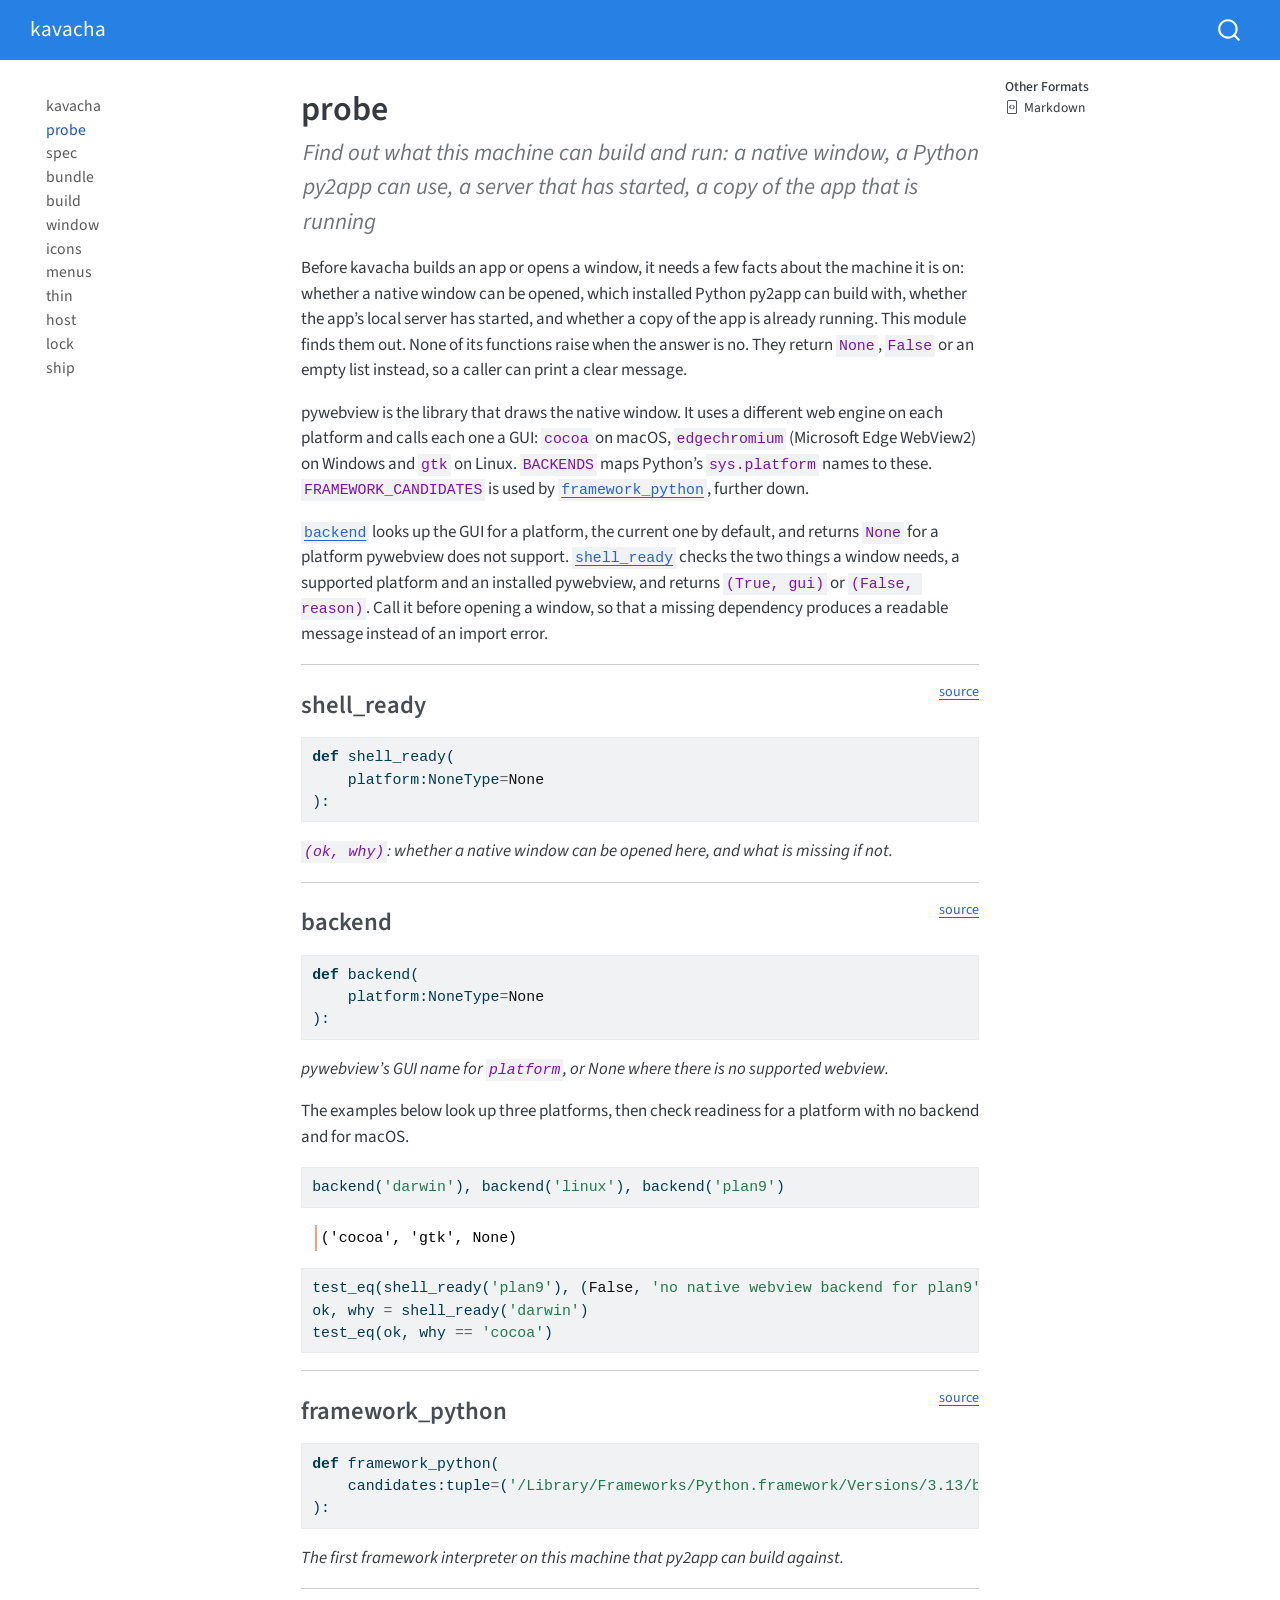
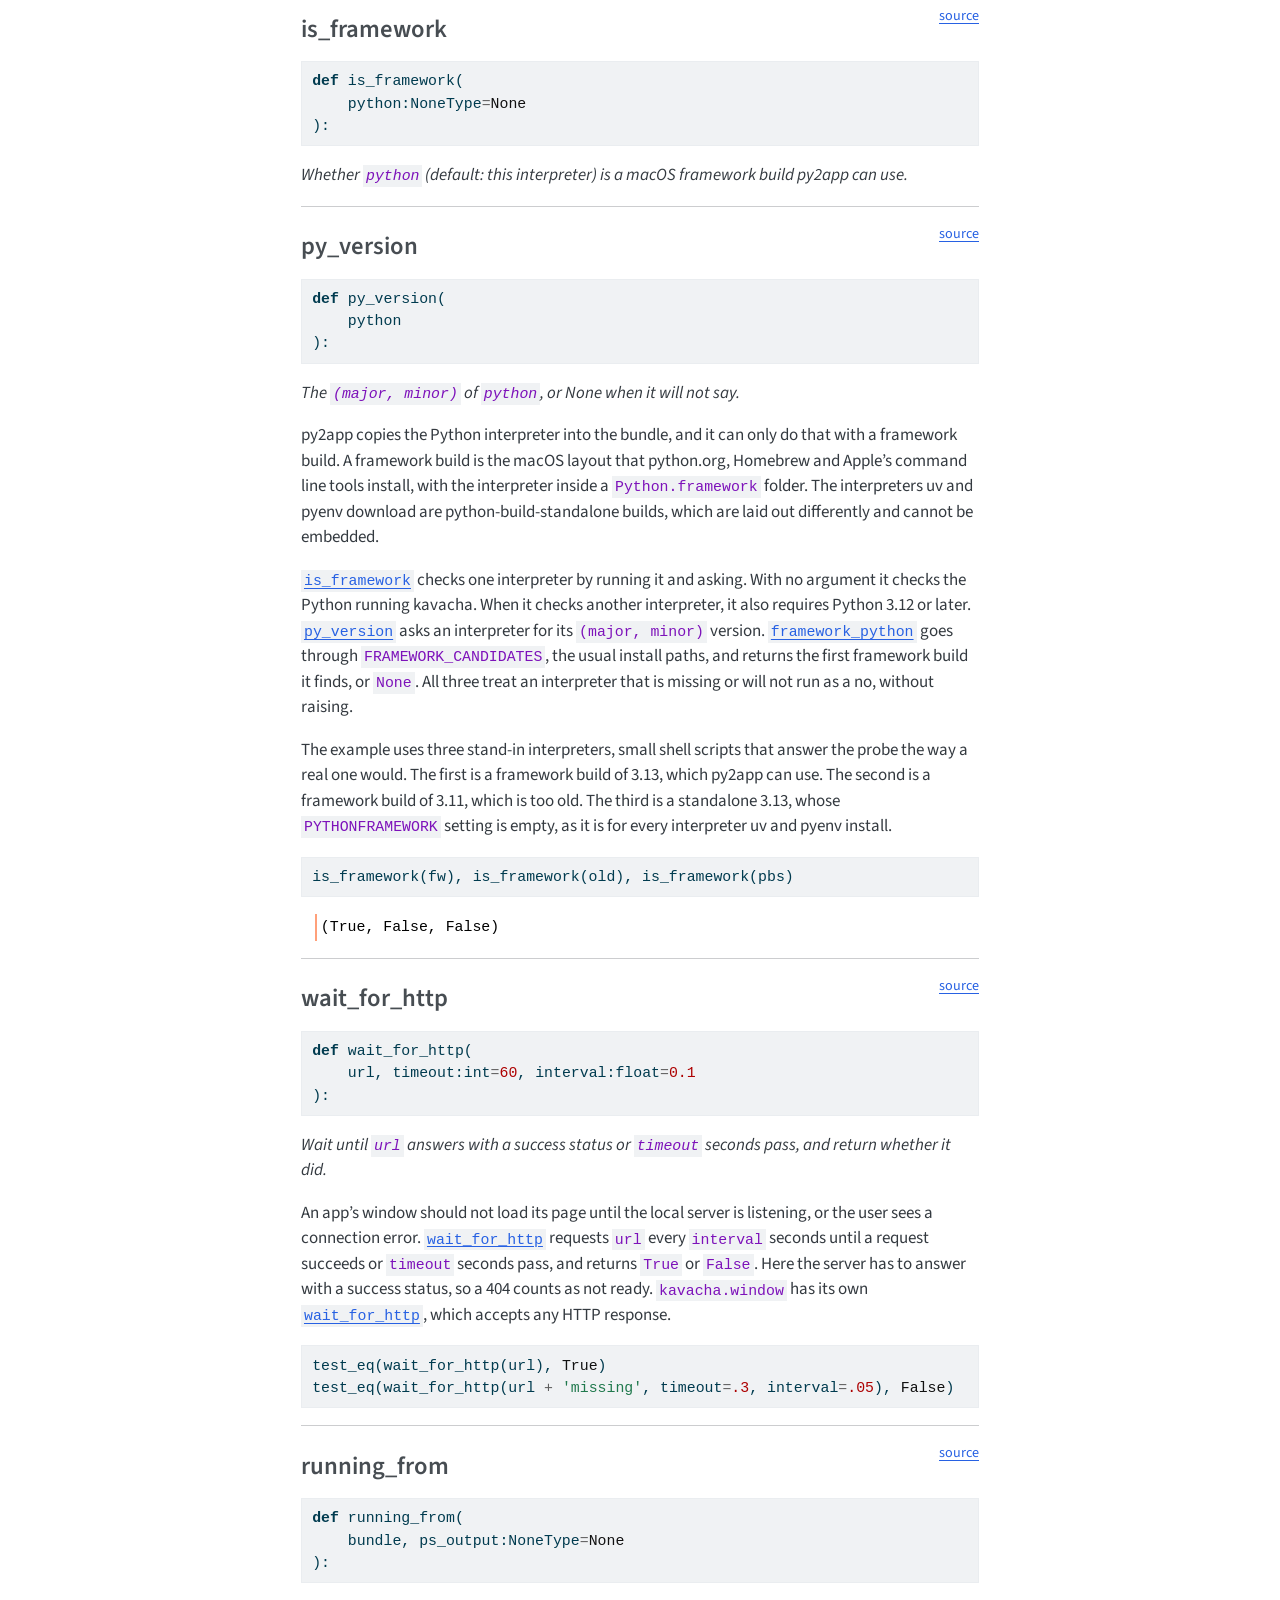
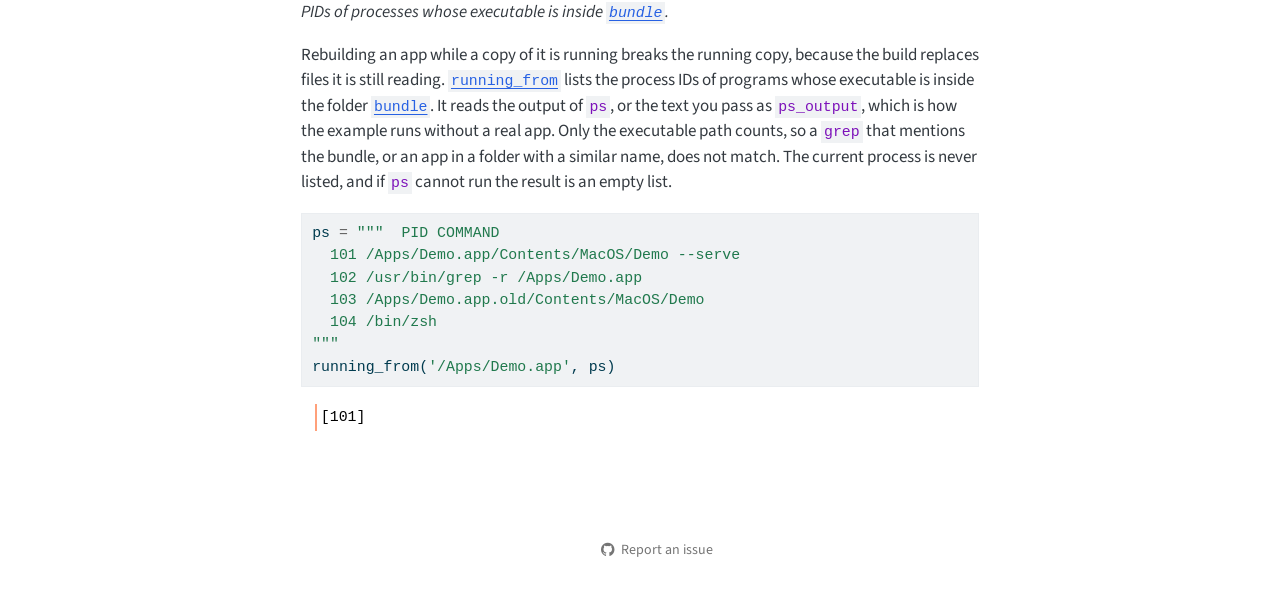
<file: probe.html>
<!DOCTYPE html>
<html xmlns="http://www.w3.org/1999/xhtml" lang="en" xml:lang="en"><head>

<meta charset="utf-8">
<meta name="generator" content="quarto-1.11.9">

<meta name="viewport" content="width=device-width, initial-scale=1.0, user-scalable=yes">

<meta name="description" content="Find out what this machine can build and run: a native window, a Python py2app can use, a server that has started, a copy of the app that is running">

<title>probe – kavacha</title>
<style>
/* Default styles provided by pandoc.
** See https://pandoc.org/MANUAL.html#variables-for-html for config info.
*/
span.smallcaps{font-variant: small-caps;}
div.columns{display: flex; gap: 1.5em;}
div.column{flex: auto;}
@media screen {
div.columns{gap: min(4vw, 1.5em);}
div.column{overflow-x: auto;}
}
div.hanging-indent{margin-left: 1.5em; text-indent: -1.5em;}
ul.task-list{list-style: none;}
ul.task-list li input[type="checkbox"] {
  width: 0.8em;
  margin: 0 0.8em 0.2em -1em; /* quarto-specific, see https://github.com/quarto-dev/quarto-cli/issues/4556 */ 
  vertical-align: middle;
}
/* CSS for syntax highlighting */
html { -webkit-text-size-adjust: 100%; }
pre > code.sourceCode { white-space: pre; position: relative; }
pre > code.sourceCode > span { display: inline-block; line-height: 1.25; }
pre > code.sourceCode > span:empty { height: 1.2em; }
.sourceCode { overflow: visible; }
code.sourceCode > span { color: inherit; text-decoration: inherit; }
div.sourceCode { margin: 1em 0; }
pre.sourceCode { margin: 0; }
@media screen {
div.sourceCode { overflow: auto; }
}
@media print {
pre > code.sourceCode { white-space: pre-wrap; }
pre > code.sourceCode > span { text-indent: -5em; padding-left: 5em; }
}
pre.numberSource code
  { counter-reset: source-line 0; }
pre.numberSource code > span
  { position: relative; left: -4em; counter-increment: source-line; }
pre.numberSource code > span > a:first-child::before
  { content: counter(source-line);
    position: relative; left: -1em; text-align: right; vertical-align: baseline;
    border: none; display: inline-block;
    -webkit-touch-callout: none; -webkit-user-select: none;
    -khtml-user-select: none; -moz-user-select: none;
    -ms-user-select: none; user-select: none;
    padding: 0 4px; width: 4em;
  }
pre.numberSource { margin-left: 3em;  padding-left: 4px; }
div.sourceCode
  {   }
@media screen {
pre > code.sourceCode > span > a:first-child::before { text-decoration: underline; }
}
</style>


<script src="site_libs/quarto-nav/quarto-nav.js"></script>
<script src="site_libs/quarto-nav/headroom.min.js"></script>
<script src="site_libs/clipboard/clipboard.min.js"></script>
<script src="site_libs/quarto-search/autocomplete.umd.js"></script>
<script src="site_libs/quarto-search/fuse.min.js"></script>
<script src="site_libs/quarto-search/quarto-search.js"></script>
<meta name="quarto:offset" content="./">
<script src="site_libs/quarto-html/quarto.js" type="module"></script>
<script src="site_libs/quarto-html/tabsets/tabsets.js" type="module"></script>
<script src="site_libs/quarto-html/scrollable-regions/scrollable-regions.js" type="module"></script>
<script src="site_libs/quarto-html/popper.min.js"></script>
<script src="site_libs/quarto-html/tippy.umd.min.js"></script>
<script src="site_libs/quarto-html/anchor.min.js"></script>
<link href="site_libs/quarto-html/tippy.css" rel="stylesheet">
<link href="site_libs/quarto-html/quarto-syntax-highlighting-63b5708e65d6cd79cd7618c58d0c21e7.css" rel="stylesheet" id="quarto-text-highlighting-styles">
<script src="site_libs/bootstrap/bootstrap.min.js"></script>
<link href="site_libs/bootstrap/bootstrap-icons.css" rel="stylesheet">
<link href="site_libs/bootstrap/bootstrap-f803fa4e565d46961d2a1845e6c2e3f5.min.css" rel="stylesheet" append-hash="true" id="quarto-bootstrap" data-mode="light">
<script id="quarto-search-options" type="application/json">{
  "location": "navbar",
  "copy-button": false,
  "collapse-after": 3,
  "panel-placement": "end",
  "type": "overlay",
  "limit": 50,
  "keyboard-shortcut": [
    "f",
    "/",
    "s"
  ],
  "show-item-context": false,
  "language": {
    "search-no-results-text": "No results",
    "search-matching-documents-text": "matching documents",
    "search-copy-link-title": "Copy link to search",
    "search-hide-matches-text": "Hide additional matches",
    "search-more-match-text": "more match in this document",
    "search-more-matches-text": "more matches in this document",
    "search-clear-button-title": "Clear",
    "search-text-placeholder": "",
    "search-detached-cancel-button-title": "Cancel",
    "search-submit-button-title": "Submit",
    "search-label": "Search"
  }
}</script>


<link rel="stylesheet" href="styles.css">
<meta property="og:title" content="probe – kavacha">
<meta property="og:description" content="Find out what this machine can build and run: a native window, a Python py2app can use, a server that has started, a copy of the app that is running">
<meta property="og:site_name" content="kavacha">
<meta name="twitter:title" content="probe – kavacha">
<meta name="twitter:description" content="Find out what this machine can build and run: a native window, a Python py2app can use, a server that has started, a copy of the app that is running">
<meta name="twitter:card" content="summary">
</head>

<body class="nav-sidebar floating nav-fixed quarto-light"><a id="quarto-skip-link" class="visually-hidden-focusable" href="#quarto-document-content">Skip to main content</a>

<div id="quarto-search-results"></div>
  <header id="quarto-header" class="headroom fixed-top">
    <nav class="navbar navbar-expand-lg " data-bs-theme="dark" aria-label="Site">
      <div class="navbar-container container-fluid">
      <div class="navbar-brand-container mx-auto">
    <a class="navbar-brand" href="./index.html">
    <span class="navbar-title">kavacha</span>
    </a>
  </div>
        <div class="quarto-navbar-tools tools-end">
</div>
          <div id="quarto-search" class="" title="Search"></div>
      </div> <!-- /container-fluid -->
    </nav>
  <nav class="quarto-secondary-nav" aria-label="Toolbar">
    <div class="container-fluid d-flex">
      <button type="button" class="quarto-btn-toggle btn" data-bs-toggle="collapse" role="button" data-bs-target=".quarto-sidebar-collapse-item" aria-controls="quarto-sidebar" aria-expanded="false" aria-label="Toggle sidebar navigation" onclick="if (window.quartoToggleHeadroom) { window.quartoToggleHeadroom(); }">
        <i class="bi bi-layout-text-sidebar-reverse"></i>
      </button>
        <nav class="quarto-page-breadcrumbs" aria-label="Breadcrumbs"><ol class="breadcrumb"><li class="breadcrumb-item"><a href="./probe.html">probe</a></li></ol></nav>
        <a class="flex-grow-1" data-bs-toggle="collapse" data-bs-target=".quarto-sidebar-collapse-item" onclick="if (window.quartoToggleHeadroom) { window.quartoToggleHeadroom(); }">      
        </a>
    </div>
  </nav>
</header>
<!-- content -->
<div id="quarto-content" class="quarto-container page-columns page-rows-contents page-layout-article page-navbar">
<!-- sidebar -->
  <nav id="quarto-sidebar" class="sidebar collapse collapse-horizontal quarto-sidebar-collapse-item sidebar-navigation floating overflow-auto" aria-label="Section">
    <div class="sidebar-menu-container"> 
    <ul class="list-unstyled mt-1">
        <li class="sidebar-item">
  <div class="sidebar-item-container"> 
  <a href="./index.html" class="sidebar-item-text sidebar-link">
 <span class="menu-text">kavacha</span></a>
  </div>
</li>
        <li class="sidebar-item">
  <div class="sidebar-item-container"> 
  <a href="./probe.html" class="sidebar-item-text sidebar-link active">
 <span class="menu-text">probe</span></a>
  </div>
</li>
        <li class="sidebar-item">
  <div class="sidebar-item-container"> 
  <a href="./spec.html" class="sidebar-item-text sidebar-link">
 <span class="menu-text">spec</span></a>
  </div>
</li>
        <li class="sidebar-item">
  <div class="sidebar-item-container"> 
  <a href="./bundle.html" class="sidebar-item-text sidebar-link">
 <span class="menu-text">bundle</span></a>
  </div>
</li>
        <li class="sidebar-item">
  <div class="sidebar-item-container"> 
  <a href="./build.html" class="sidebar-item-text sidebar-link">
 <span class="menu-text">build</span></a>
  </div>
</li>
        <li class="sidebar-item">
  <div class="sidebar-item-container"> 
  <a href="./window.html" class="sidebar-item-text sidebar-link">
 <span class="menu-text">window</span></a>
  </div>
</li>
        <li class="sidebar-item">
  <div class="sidebar-item-container"> 
  <a href="./icons.html" class="sidebar-item-text sidebar-link">
 <span class="menu-text">icons</span></a>
  </div>
</li>
        <li class="sidebar-item">
  <div class="sidebar-item-container"> 
  <a href="./menus.html" class="sidebar-item-text sidebar-link">
 <span class="menu-text">menus</span></a>
  </div>
</li>
        <li class="sidebar-item">
  <div class="sidebar-item-container"> 
  <a href="./thin.html" class="sidebar-item-text sidebar-link">
 <span class="menu-text">thin</span></a>
  </div>
</li>
        <li class="sidebar-item">
  <div class="sidebar-item-container"> 
  <a href="./host.html" class="sidebar-item-text sidebar-link">
 <span class="menu-text">host</span></a>
  </div>
</li>
        <li class="sidebar-item">
  <div class="sidebar-item-container"> 
  <a href="./lock.html" class="sidebar-item-text sidebar-link">
 <span class="menu-text">lock</span></a>
  </div>
</li>
        <li class="sidebar-item">
  <div class="sidebar-item-container"> 
  <a href="./ship.html" class="sidebar-item-text sidebar-link">
 <span class="menu-text">ship</span></a>
  </div>
</li>
    </ul>
    </div>
</nav>
<div id="quarto-sidebar-glass" class="quarto-sidebar-collapse-item" data-bs-toggle="collapse" data-bs-target=".quarto-sidebar-collapse-item"></div>
<!-- margin-sidebar -->
    <div id="quarto-margin-sidebar" class="sidebar margin-sidebar">
        
    <div class="quarto-alternate-formats"><h2>Other Formats</h2><ul><li><a href="probe.html.md"><i class="bi bi-file-code"></i>Markdown</a></li></ul></div></div>
<!-- main -->
<main class="content" id="quarto-document-content" tabindex="-1">

<header id="title-block-header" class="quarto-title-block default">
<div class="quarto-title">
<h1 class="title">probe</h1>
</div>

<div>
  <div class="description">
    Find out what this machine can build and run: a native window, a Python py2app can use, a server that has started, a copy of the app that is running
  </div>
</div>


<div class="quarto-title-meta">

    
  
    
  </div>
  


</header>


<!-- WARNING: THIS FILE WAS AUTOGENERATED! DO NOT EDIT! -->
<p>Before kavacha builds an app or opens a window, it needs a few facts about the machine it is on: whether a native window can be opened, which installed Python py2app can build with, whether the app’s local server has started, and whether a copy of the app is already running. This module finds them out. None of its functions raise when the answer is no. They return <code>None</code>, <code>False</code> or an empty list instead, so a caller can print a clear message.</p>
<p>pywebview is the library that draws the native window. It uses a different web engine on each platform and calls each one a GUI: <code>cocoa</code> on macOS, <code>edgechromium</code> (Microsoft Edge WebView2) on Windows and <code>gtk</code> on Linux. <code>BACKENDS</code> maps Python’s <code>sys.platform</code> names to these. <code>FRAMEWORK_CANDIDATES</code> is used by <a href="https://vedicreader.github.io/kavacha/probe.html#framework_python"><code>framework_python</code></a>, further down.</p>
<p><a href="https://vedicreader.github.io/kavacha/probe.html#backend"><code>backend</code></a> looks up the GUI for a platform, the current one by default, and returns <code>None</code> for a platform pywebview does not support. <a href="https://vedicreader.github.io/kavacha/probe.html#shell_ready"><code>shell_ready</code></a> checks the two things a window needs, a supported platform and an installed pywebview, and returns <code>(True, gui)</code> or <code>(False, reason)</code>. Call it before opening a window, so that a missing dependency produces a readable message instead of an import error.</p>
<div id="d05143ee" class="cell" data-quarto-private-1="{&quot;key&quot;:&quot;execution&quot;,&quot;value&quot;:{&quot;iopub.execute_input&quot;:&quot;2026-11-22T04:32:45.310508+00:00&quot;,&quot;shell.execute_reply&quot;:&quot;2026-11-22T04:32:45.390807+00:00&quot;,&quot;total&quot;:0.08030327500000567}}" data-execution_count="5">
<hr>
<p><a href="https://github.com/vedicreader/kavacha/blob/main/kavacha/probe.py#L33" target="_blank" style="float:right; font-size:smaller">source</a></p>
<section id="shell_ready" class="level3">
<h3 class="anchored" data-anchor-id="shell_ready">shell_ready</h3>
<div class="code-copy-outer-scaffold"><div class="sourceCode" id="cb1"><pre class="sourceCode python code-with-copy"><code class="sourceCode python"><span id="cb1-1"><a href="#cb1-1" aria-hidden="true" tabindex="-1"></a><span class="kw">def</span> shell_ready(</span>
<span id="cb1-2"><a href="#cb1-2" aria-hidden="true" tabindex="-1"></a>    platform:NoneType<span class="op">=</span><span class="va">None</span></span>
<span id="cb1-3"><a href="#cb1-3" aria-hidden="true" tabindex="-1"></a>):</span></code></pre></div><button title="Copy to Clipboard" class="code-copy-button"><i class="bi"></i></button></div>
<p><em><code>(ok, why)</code>: whether a native window can be opened here, and what is missing if not.</em></p>
</section>
</div>
<div id="149ba4f5" class="cell" data-quarto-private-1="{&quot;key&quot;:&quot;execution&quot;,&quot;value&quot;:{&quot;iopub.execute_input&quot;:&quot;2026-11-22T04:32:45.390926+00:00&quot;,&quot;shell.execute_reply&quot;:&quot;2026-11-22T04:32:45.393477+00:00&quot;,&quot;total&quot;:0.002553334999994661}}" data-execution_count="6">
<hr>
<p><a href="https://github.com/vedicreader/kavacha/blob/main/kavacha/probe.py#L29" target="_blank" style="float:right; font-size:smaller">source</a></p>
<section id="backend" class="level3">
<h3 class="anchored" data-anchor-id="backend">backend</h3>
<div class="code-copy-outer-scaffold"><div class="sourceCode" id="cb2"><pre class="sourceCode python code-with-copy"><code class="sourceCode python"><span id="cb2-1"><a href="#cb2-1" aria-hidden="true" tabindex="-1"></a><span class="kw">def</span> backend(</span>
<span id="cb2-2"><a href="#cb2-2" aria-hidden="true" tabindex="-1"></a>    platform:NoneType<span class="op">=</span><span class="va">None</span></span>
<span id="cb2-3"><a href="#cb2-3" aria-hidden="true" tabindex="-1"></a>):</span></code></pre></div><button title="Copy to Clipboard" class="code-copy-button"><i class="bi"></i></button></div>
<p><em>pywebview’s GUI name for <code>platform</code>, or None where there is no supported webview.</em></p>
</section>
</div>
<p>The examples below look up three platforms, then check readiness for a platform with no backend and for macOS.</p>
<div id="171b733e" class="cell">
<div class="code-copy-outer-scaffold"><div class="sourceCode cell-code" id="cb3"><pre class="sourceCode python code-with-copy"><code class="sourceCode python"><span id="cb3-1"><a href="#cb3-1" aria-hidden="true" tabindex="-1"></a>backend(<span class="st">'darwin'</span>), backend(<span class="st">'linux'</span>), backend(<span class="st">'plan9'</span>)</span></code></pre></div><button title="Copy to Clipboard" class="code-copy-button"><i class="bi"></i></button></div>
<div class="cell-output cell-output-display">
<pre><code>('cocoa', 'gtk', None)</code></pre>
</div>
</div>
<div id="2bcb897e" class="cell">
<div class="code-copy-outer-scaffold"><div class="sourceCode cell-code" id="cb5"><pre class="sourceCode python code-with-copy"><code class="sourceCode python"><span id="cb5-1"><a href="#cb5-1" aria-hidden="true" tabindex="-1"></a>test_eq(shell_ready(<span class="st">'plan9'</span>), (<span class="va">False</span>, <span class="st">'no native webview backend for plan9'</span>))</span>
<span id="cb5-2"><a href="#cb5-2" aria-hidden="true" tabindex="-1"></a>ok, why <span class="op">=</span> shell_ready(<span class="st">'darwin'</span>)</span>
<span id="cb5-3"><a href="#cb5-3" aria-hidden="true" tabindex="-1"></a>test_eq(ok, why <span class="op">==</span> <span class="st">'cocoa'</span>)</span></code></pre></div><button title="Copy to Clipboard" class="code-copy-button"><i class="bi"></i></button></div>
</div>
<div id="ecb6918d" class="cell" data-quarto-private-1="{&quot;key&quot;:&quot;execution&quot;,&quot;value&quot;:{&quot;iopub.execute_input&quot;:&quot;2026-11-22T04:32:45.395735+00:00&quot;,&quot;shell.execute_reply&quot;:&quot;2026-11-22T04:32:45.398110+00:00&quot;,&quot;total&quot;:0.002377582999997685}}" data-execution_count="8">
<hr>
<p><a href="https://github.com/vedicreader/kavacha/blob/main/kavacha/probe.py#L63" target="_blank" style="float:right; font-size:smaller">source</a></p>
<section id="framework_python" class="level3">
<h3 class="anchored" data-anchor-id="framework_python">framework_python</h3>
<div class="code-copy-outer-scaffold"><div class="sourceCode" id="cb6"><pre class="sourceCode python code-with-copy"><code class="sourceCode python"><span id="cb6-1"><a href="#cb6-1" aria-hidden="true" tabindex="-1"></a><span class="kw">def</span> framework_python(</span>
<span id="cb6-2"><a href="#cb6-2" aria-hidden="true" tabindex="-1"></a>    candidates:<span class="bu">tuple</span><span class="op">=</span>(<span class="st">'/Library/Frameworks/Python.framework/Versions/3.13/bin/python3.13'</span>, <span class="st">'/Library/Frameworks/Python.framework/Versions/3.14/bin/python3.14'</span>, <span class="st">'/Library/Frameworks/Python.framework/Versions/3.12/bin/python3.12'</span>, <span class="st">'/opt/homebrew/opt/python@3.13/bin/python3.13'</span>, <span class="st">'/opt/homebrew/opt/python@3.14/bin/python3.14'</span>, <span class="st">'/opt/homebrew/opt/python@3.12/bin/python3.12'</span>, <span class="st">'/usr/local/opt/python@3.13/bin/python3.13'</span>, <span class="st">'/usr/local/opt/python@3.14/bin/python3.14'</span>, <span class="st">'/usr/local/opt/python@3.12/bin/python3.12'</span>, <span class="st">'/usr/bin/python3'</span>)</span>
<span id="cb6-3"><a href="#cb6-3" aria-hidden="true" tabindex="-1"></a>):</span></code></pre></div><button title="Copy to Clipboard" class="code-copy-button"><i class="bi"></i></button></div>
<p><em>The first framework interpreter on this machine that py2app can build against.</em></p>
</section>
</div>
<div id="b5d77ae0" class="cell" data-quarto-private-1="{&quot;key&quot;:&quot;execution&quot;,&quot;value&quot;:{&quot;iopub.execute_input&quot;:&quot;2026-11-22T04:32:45.398203+00:00&quot;,&quot;shell.execute_reply&quot;:&quot;2026-11-22T04:32:45.400943+00:00&quot;,&quot;total&quot;:0.0027415260000012154}}" data-execution_count="9">
<hr>
<p><a href="https://github.com/vedicreader/kavacha/blob/main/kavacha/probe.py#L50" target="_blank" style="float:right; font-size:smaller">source</a></p>
<section id="is_framework" class="level3">
<h3 class="anchored" data-anchor-id="is_framework">is_framework</h3>
<div class="code-copy-outer-scaffold"><div class="sourceCode" id="cb7"><pre class="sourceCode python code-with-copy"><code class="sourceCode python"><span id="cb7-1"><a href="#cb7-1" aria-hidden="true" tabindex="-1"></a><span class="kw">def</span> is_framework(</span>
<span id="cb7-2"><a href="#cb7-2" aria-hidden="true" tabindex="-1"></a>    python:NoneType<span class="op">=</span><span class="va">None</span></span>
<span id="cb7-3"><a href="#cb7-3" aria-hidden="true" tabindex="-1"></a>):</span></code></pre></div><button title="Copy to Clipboard" class="code-copy-button"><i class="bi"></i></button></div>
<p><em>Whether <code>python</code> (default: this interpreter) is a macOS framework build py2app can use.</em></p>
</section>
</div>
<div id="c01cca02" class="cell" data-quarto-private-1="{&quot;key&quot;:&quot;execution&quot;,&quot;value&quot;:{&quot;iopub.execute_input&quot;:&quot;2026-11-22T04:32:45.401022+00:00&quot;,&quot;shell.execute_reply&quot;:&quot;2026-11-22T04:32:45.403559+00:00&quot;,&quot;total&quot;:0.002540254000003017}}" data-execution_count="10">
<hr>
<p><a href="https://github.com/vedicreader/kavacha/blob/main/kavacha/probe.py#L42" target="_blank" style="float:right; font-size:smaller">source</a></p>
<section id="py_version" class="level3">
<h3 class="anchored" data-anchor-id="py_version">py_version</h3>
<div class="code-copy-outer-scaffold"><div class="sourceCode" id="cb8"><pre class="sourceCode python code-with-copy"><code class="sourceCode python"><span id="cb8-1"><a href="#cb8-1" aria-hidden="true" tabindex="-1"></a><span class="kw">def</span> py_version(</span>
<span id="cb8-2"><a href="#cb8-2" aria-hidden="true" tabindex="-1"></a>    python</span>
<span id="cb8-3"><a href="#cb8-3" aria-hidden="true" tabindex="-1"></a>):</span></code></pre></div><button title="Copy to Clipboard" class="code-copy-button"><i class="bi"></i></button></div>
<p><em>The <code>(major, minor)</code> of <code>python</code>, or None when it will not say.</em></p>
</section>
</div>
<p>py2app copies the Python interpreter into the bundle, and it can only do that with a framework build. A framework build is the macOS layout that python.org, Homebrew and Apple’s command line tools install, with the interpreter inside a <code>Python.framework</code> folder. The interpreters uv and pyenv download are python-build-standalone builds, which are laid out differently and cannot be embedded.</p>
<p><a href="https://vedicreader.github.io/kavacha/probe.html#is_framework"><code>is_framework</code></a> checks one interpreter by running it and asking. With no argument it checks the Python running kavacha. When it checks another interpreter, it also requires Python 3.12 or later. <a href="https://vedicreader.github.io/kavacha/probe.html#py_version"><code>py_version</code></a> asks an interpreter for its <code>(major, minor)</code> version. <a href="https://vedicreader.github.io/kavacha/probe.html#framework_python"><code>framework_python</code></a> goes through <code>FRAMEWORK_CANDIDATES</code>, the usual install paths, and returns the first framework build it finds, or <code>None</code>. All three treat an interpreter that is missing or will not run as a no, without raising.</p>
<p>The example uses three stand-in interpreters, small shell scripts that answer the probe the way a real one would. The first is a framework build of 3.13, which py2app can use. The second is a framework build of 3.11, which is too old. The third is a standalone 3.13, whose <code>PYTHONFRAMEWORK</code> setting is empty, as it is for every interpreter uv and pyenv install.</p>
<div id="85555ce5" class="cell">
<div class="code-copy-outer-scaffold"><div class="sourceCode cell-code" id="cb9"><pre class="sourceCode python code-with-copy"><code class="sourceCode python"><span id="cb9-1"><a href="#cb9-1" aria-hidden="true" tabindex="-1"></a>is_framework(fw), is_framework(old), is_framework(pbs)</span></code></pre></div><button title="Copy to Clipboard" class="code-copy-button"><i class="bi"></i></button></div>
<div class="cell-output cell-output-display">
<pre><code>(True, False, False)</code></pre>
</div>
</div>
<div id="9cdaca99" class="cell" data-quarto-private-1="{&quot;key&quot;:&quot;execution&quot;,&quot;value&quot;:{&quot;iopub.execute_input&quot;:&quot;2026-11-22T04:32:45.405244+00:00&quot;,&quot;shell.execute_reply&quot;:&quot;2026-11-22T04:32:45.407719+00:00&quot;,&quot;total&quot;:0.002477011999999945}}" data-execution_count="12">
<hr>
<p><a href="https://github.com/vedicreader/kavacha/blob/main/kavacha/probe.py#L68" target="_blank" style="float:right; font-size:smaller">source</a></p>
<section id="wait_for_http" class="level3">
<h3 class="anchored" data-anchor-id="wait_for_http">wait_for_http</h3>
<div class="code-copy-outer-scaffold"><div class="sourceCode" id="cb11"><pre class="sourceCode python code-with-copy"><code class="sourceCode python"><span id="cb11-1"><a href="#cb11-1" aria-hidden="true" tabindex="-1"></a><span class="kw">def</span> wait_for_http(</span>
<span id="cb11-2"><a href="#cb11-2" aria-hidden="true" tabindex="-1"></a>    url, timeout:<span class="bu">int</span><span class="op">=</span><span class="dv">60</span>, interval:<span class="bu">float</span><span class="op">=</span><span class="fl">0.1</span></span>
<span id="cb11-3"><a href="#cb11-3" aria-hidden="true" tabindex="-1"></a>):</span></code></pre></div><button title="Copy to Clipboard" class="code-copy-button"><i class="bi"></i></button></div>
<p><em>Wait until <code>url</code> answers with a success status or <code>timeout</code> seconds pass, and return whether it did.</em></p>
</section>
</div>
<p>An app’s window should not load its page until the local server is listening, or the user sees a connection error. <a href="https://vedicreader.github.io/kavacha/probe.html#wait_for_http"><code>wait_for_http</code></a> requests <code>url</code> every <code>interval</code> seconds until a request succeeds or <code>timeout</code> seconds pass, and returns <code>True</code> or <code>False</code>. Here the server has to answer with a success status, so a 404 counts as not ready. <code>kavacha.window</code> has its own <a href="https://vedicreader.github.io/kavacha/probe.html#wait_for_http"><code>wait_for_http</code></a>, which accepts any HTTP response.</p>
<div id="061f90e1" class="cell">
<div class="code-copy-outer-scaffold"><div class="sourceCode cell-code" id="cb12"><pre class="sourceCode python code-with-copy"><code class="sourceCode python"><span id="cb12-1"><a href="#cb12-1" aria-hidden="true" tabindex="-1"></a>test_eq(wait_for_http(url), <span class="va">True</span>)</span>
<span id="cb12-2"><a href="#cb12-2" aria-hidden="true" tabindex="-1"></a>test_eq(wait_for_http(url <span class="op">+</span> <span class="st">'missing'</span>, timeout<span class="op">=</span><span class="fl">.3</span>, interval<span class="op">=</span><span class="fl">.05</span>), <span class="va">False</span>)</span></code></pre></div><button title="Copy to Clipboard" class="code-copy-button"><i class="bi"></i></button></div>
</div>
<div id="6cead7b3" class="cell" data-quarto-private-1="{&quot;key&quot;:&quot;execution&quot;,&quot;value&quot;:{&quot;iopub.execute_input&quot;:&quot;2026-11-22T04:32:45.430799+00:00&quot;,&quot;shell.execute_reply&quot;:&quot;2026-11-22T04:32:45.433983+00:00&quot;,&quot;total&quot;:0.0031857990000006}}" data-execution_count="15">
<hr>
<p><a href="https://github.com/vedicreader/kavacha/blob/main/kavacha/probe.py#L80" target="_blank" style="float:right; font-size:smaller">source</a></p>
<section id="running_from" class="level3">
<h3 class="anchored" data-anchor-id="running_from">running_from</h3>
<div class="code-copy-outer-scaffold"><div class="sourceCode" id="cb13"><pre class="sourceCode python code-with-copy"><code class="sourceCode python"><span id="cb13-1"><a href="#cb13-1" aria-hidden="true" tabindex="-1"></a><span class="kw">def</span> running_from(</span>
<span id="cb13-2"><a href="#cb13-2" aria-hidden="true" tabindex="-1"></a>    bundle, ps_output:NoneType<span class="op">=</span><span class="va">None</span></span>
<span id="cb13-3"><a href="#cb13-3" aria-hidden="true" tabindex="-1"></a>):</span></code></pre></div><button title="Copy to Clipboard" class="code-copy-button"><i class="bi"></i></button></div>
<p><em>PIDs of processes whose executable is inside <a href="https://vedicreader.github.io/kavacha/ship.html#bundle"><code>bundle</code></a>.</em></p>
</section>
</div>
<p>Rebuilding an app while a copy of it is running breaks the running copy, because the build replaces files it is still reading. <a href="https://vedicreader.github.io/kavacha/probe.html#running_from"><code>running_from</code></a> lists the process IDs of programs whose executable is inside the folder <a href="https://vedicreader.github.io/kavacha/ship.html#bundle"><code>bundle</code></a>. It reads the output of <code>ps</code>, or the text you pass as <code>ps_output</code>, which is how the example runs without a real app. Only the executable path counts, so a <code>grep</code> that mentions the bundle, or an app in a folder with a similar name, does not match. The current process is never listed, and if <code>ps</code> cannot run the result is an empty list.</p>
<div id="fb3851bd" class="cell">
<div class="code-copy-outer-scaffold"><div class="sourceCode cell-code" id="cb14"><pre class="sourceCode python code-with-copy"><code class="sourceCode python"><span id="cb14-1"><a href="#cb14-1" aria-hidden="true" tabindex="-1"></a>ps <span class="op">=</span> <span class="st">"""  PID COMMAND</span></span>
<span id="cb14-2"><a href="#cb14-2" aria-hidden="true" tabindex="-1"></a><span class="st">  101 /Apps/Demo.app/Contents/MacOS/Demo --serve</span></span>
<span id="cb14-3"><a href="#cb14-3" aria-hidden="true" tabindex="-1"></a><span class="st">  102 /usr/bin/grep -r /Apps/Demo.app</span></span>
<span id="cb14-4"><a href="#cb14-4" aria-hidden="true" tabindex="-1"></a><span class="st">  103 /Apps/Demo.app.old/Contents/MacOS/Demo</span></span>
<span id="cb14-5"><a href="#cb14-5" aria-hidden="true" tabindex="-1"></a><span class="st">  104 /bin/zsh</span></span>
<span id="cb14-6"><a href="#cb14-6" aria-hidden="true" tabindex="-1"></a><span class="st">"""</span></span>
<span id="cb14-7"><a href="#cb14-7" aria-hidden="true" tabindex="-1"></a>running_from(<span class="st">'/Apps/Demo.app'</span>, ps)</span></code></pre></div><button title="Copy to Clipboard" class="code-copy-button"><i class="bi"></i></button></div>
<div class="cell-output cell-output-display">
<pre><code>[101]</code></pre>
</div>
</div>



</main> <!-- /main -->
<script id="quarto-html-after-body" type="application/javascript">
  window.document.addEventListener("DOMContentLoaded", function (event) {
    const icon = "";
    const anchorJS = new window.AnchorJS();
    anchorJS.options = {
      placement: 'right',
      icon: icon
    };
    anchorJS.add('.anchored');
    const isCodeAnnotation = (el) => {
      for (const clz of el.classList) {
        if (clz.startsWith('code-annotation-')) {                     
          return true;
        }
      }
      return false;
    }
    const onCopySuccess = function(e) {
      // button target
      const button = e.trigger;
      // don't keep focus
      button.blur();
      // flash "checked"
      button.classList.add('code-copy-button-checked');
      var currentTitle = button.getAttribute("title");
      button.setAttribute("title", "Copied!");
      let tooltip;
      if (window.bootstrap) {
        button.setAttribute("data-bs-toggle", "tooltip");
        button.setAttribute("data-bs-placement", "left");
        button.setAttribute("data-bs-title", "Copied!");
        tooltip = new bootstrap.Tooltip(button, 
          { trigger: "manual", 
            customClass: "code-copy-button-tooltip",
            offset: [0, -8]});
        tooltip.show();    
      }
      setTimeout(function() {
        if (tooltip) {
          tooltip.hide();
          button.removeAttribute("data-bs-title");
          button.removeAttribute("data-bs-toggle");
          button.removeAttribute("data-bs-placement");
        }
        button.setAttribute("title", currentTitle);
        button.classList.remove('code-copy-button-checked');
      }, 1000);
      // clear code selection
      e.clearSelection();
    }
    const getTextToCopy = function(trigger) {
      const outerScaffold = trigger.parentElement.cloneNode(true);
      const codeEl = outerScaffold.querySelector('code');
      for (const childEl of codeEl.children) {
        if (isCodeAnnotation(childEl)) {
          childEl.remove();
        }
      }
      return codeEl.innerText;
    }
    const clipboard = new window.ClipboardJS('.code-copy-button:not([data-in-quarto-modal])', {
      text: getTextToCopy
    });
    clipboard.on('success', onCopySuccess);
    if (window.document.getElementById('quarto-embedded-source-code-modal')) {
      const clipboardModal = new window.ClipboardJS('.code-copy-button[data-in-quarto-modal]', {
        text: getTextToCopy,
        container: window.document.getElementById('quarto-embedded-source-code-modal')
      });
      clipboardModal.on('success', onCopySuccess);
    }
      var localhostRegex = new RegExp(/^(?:http|https):\/\/localhost\:?[0-9]*\//);
      var mailtoRegex = new RegExp(/^mailto:/);
        var filterRegex = new RegExp("https:\/\/vedicreader\.github\.io\/kavacha");
      var isInternal = (href) => {
          return filterRegex.test(href) || localhostRegex.test(href) || mailtoRegex.test(href);
      }
      // Inspect non-navigation links and adorn them if external
      window.quartoDecorateExternalLinks = function (root) {
     var links = (root || window.document).querySelectorAll('a[href]:not(.nav-link):not(.navbar-brand):not(.toc-action):not(.sidebar-link):not(.sidebar-item-toggle):not(.pagination-link):not(.no-external):not([aria-hidden]):not(.dropdown-item):not(.quarto-navigation-tool):not(.about-link)');
      for (var i=0; i<links.length; i++) {
        const link = links[i];
        if (!isInternal(link.href)) {
          // undo the damage that might have been done by quarto-nav.js in the case of
          // links that we want to consider external
          if (link.dataset.originalHref !== undefined) {
            link.href = link.dataset.originalHref;
          }
          if (!link.classList.contains('no-external-icon')) {
          }
        }
      }
      };
      window.quartoDecorateExternalLinks(window.document);
    // Esc closes the popup (WCAG 1.4.13) and focus leaving both trigger and
    // popup closes it (WCAG 2.4.11); tippy handles neither for interactive popups.
    const hideOnEscAndFocusOut = {
      name: 'hideOnEscAndFocusOut',
      defaultValue: true,
      fn(instance) {
        const dismiss = () => {
          // A show scheduled by the trigger delay would otherwise reopen it
          instance.clearDelayTimeouts();
          instance.hide();
        };
        const onKeyDown = (event) => {
          if (event.key !== 'Escape') {
            return;
          }
          // Keep Esc from also reaching page handlers (e.g. reveal.js overview),
          // except an open reveal.js slide menu, which Esc should close too.
          // The menu handles keys only when its keyboard option is on.
          const menuHandlesEsc = window.Reveal?.getPlugin?.('menu')?.isOpen() &&
            window.Reveal.getConfig().menu?.keyboard !== false;
          if (!menuHandlesEsc) {
            event.stopPropagation();
          }
          if (instance.popper.contains(window.document.activeElement)) {
            // Disabled while refocusing so the focus trigger does not reopen it
            instance.disable();
            instance.reference.focus();
            instance.enable();
          }
          dismiss();
        };
        const onFocusOut = (event) => {
          const target = event.relatedTarget;
          if (target && !instance.reference.contains(target) &&
              !instance.popper.contains(target)) {
            dismiss();
          }
        };
        // On the trigger too: a click trigger (code-annotations: select) has no
        // blur handling. Attached for the instance's lifetime so leaving the
        // trigger also cancels a show still pending on the trigger delay.
        instance.reference.addEventListener('focusout', onFocusOut);
        return {
          onShow() {
            window.document.addEventListener('keydown', onKeyDown, true);
            instance.popper.addEventListener('focusout', onFocusOut);
          },
          onHide() {
            window.document.removeEventListener('keydown', onKeyDown, true);
            instance.popper.removeEventListener('focusout', onFocusOut);
          },
          onDestroy() {
            instance.reference.removeEventListener('focusout', onFocusOut);
          },
        };
      },
    };
    function tippyHover(el, contentFn, onTriggerFn, onUntriggerFn) {
      const config = {
        allowHTML: true,
        maxWidth: 500,
        delay: 100,
        arrow: false,
        appendTo: function(el) {
            return el.parentElement;
        },
        interactive: true,
        interactiveBorder: 10,
        theme: 'quarto',
        placement: 'bottom-start',
        plugins: [hideOnEscAndFocusOut],
      };
      if (contentFn) {
        config.content = contentFn;
      }
      if (onTriggerFn) {
        config.onTrigger = onTriggerFn;
      }
      if (onUntriggerFn) {
        config.onUntrigger = onUntriggerFn;
      }
      window.tippy(el, config); 
    }
    const noterefs = window.document.querySelectorAll('a[role="doc-noteref"]');
    for (var i=0; i<noterefs.length; i++) {
      const ref = noterefs[i];
      tippyHover(ref, function() {
        // use id or data attribute instead here
        let href = ref.getAttribute('data-footnote-href') || ref.getAttribute('href');
        try { href = new URL(href).hash; } catch {}
        const id = href.replace(/^#\/?/, "");
        const note = window.document.getElementById(id);
        if (note) {
          return note.innerHTML;
        } else {
          return "";
        }
      });
    }
    const xrefs = window.document.querySelectorAll('a.quarto-xref');
    const processXRef = (id, note) => {
      // Strip column container classes
      const stripColumnClz = (el) => {
        el.classList.remove("page-full", "page-columns");
        if (el.children) {
          for (const child of el.children) {
            stripColumnClz(child);
          }
        }
      }
      stripColumnClz(note)
      if (id === null || id.startsWith('sec-')) {
        // Special case sections, only their first couple elements
        const container = document.createElement("div");
        if (note.children && note.children.length > 2) {
          container.appendChild(note.children[0].cloneNode(true));
          for (let i = 1; i < note.children.length; i++) {
            const child = note.children[i];
            if (child.tagName === "P" && child.innerText === "") {
              continue;
            } else {
              container.appendChild(child.cloneNode(true));
              break;
            }
          }
          if (window.Quarto?.typesetMath) {
            window.Quarto.typesetMath(container);
          }
          return container.innerHTML
        } else {
          if (window.Quarto?.typesetMath) {
            window.Quarto.typesetMath(note);
          }
          return note.innerHTML;
        }
      } else {
        // Remove any anchor links if they are present
        const anchorLink = note.querySelector('a.anchorjs-link');
        if (anchorLink) {
          anchorLink.remove();
        }
        if (window.Quarto?.typesetMath) {
          window.Quarto.typesetMath(note);
        }
        if (note.classList.contains("callout")) {
          return note.outerHTML;
        } else {
          return note.innerHTML;
        }
      }
    }
    for (var i=0; i<xrefs.length; i++) {
      const xref = xrefs[i];
      tippyHover(xref, undefined, function(instance) {
        instance.disable();
        let url = xref.getAttribute('href');
        let hash = undefined; 
        if (url.startsWith('#')) {
          hash = url;
        } else {
          try { hash = new URL(url).hash; } catch {}
        }
        if (hash) {
          const id = hash.replace(/^#\/?/, "");
          const note = window.document.getElementById(id);
          if (note !== null) {
            try {
              const html = processXRef(id, note.cloneNode(true));
              instance.setContent(html);
            } finally {
              instance.enable();
              instance.show();
            }
          } else {
            // See if we can fetch this
            fetch(url.split('#')[0])
            .then(res => res.text())
            .then(html => {
              const parser = new DOMParser();
              const htmlDoc = parser.parseFromString(html, "text/html");
              const note = htmlDoc.getElementById(id);
              if (note !== null) {
                const html = processXRef(id, note);
                instance.setContent(html);
              } 
            }).finally(() => {
              instance.enable();
              instance.show();
            });
          }
        } else {
          // See if we can fetch a full url (with no hash to target)
          // This is a special case and we should probably do some content thinning / targeting
          fetch(url)
          .then(res => res.text())
          .then(html => {
            const parser = new DOMParser();
            const htmlDoc = parser.parseFromString(html, "text/html");
            const note = htmlDoc.querySelector('main.content');
            if (note !== null) {
              // This should only happen for chapter cross references
              // (since there is no id in the URL)
              // remove the first header
              if (note.children.length > 0 && note.children[0].tagName === "HEADER") {
                note.children[0].remove();
              }
              const html = processXRef(null, note);
              instance.setContent(html);
            } 
          }).finally(() => {
            instance.enable();
            instance.show();
          });
        }
      }, function(instance) {
      });
    }
        let selectedAnnoteEl;
        const selectorForAnnotation = ( cell, annotation) => {
          let cellAttr = 'data-code-cell="' + cell + '"';
          let lineAttr = 'data-code-annotation="' +  annotation + '"';
          const selector = 'span[' + cellAttr + '][' + lineAttr + ']';
          return selector;
        }
        const selectCodeLines = (annoteEl) => {
          const doc = window.document;
          const targetCell = annoteEl.getAttribute("data-target-cell");
          const targetAnnotation = annoteEl.getAttribute("data-target-annotation");
          const annoteSpan = window.document.querySelector(selectorForAnnotation(targetCell, targetAnnotation));
          const lines = annoteSpan.getAttribute("data-code-lines").split(",");
          const lineIds = lines.map((line) => {
            return targetCell + "-" + line;
          })
          // Each band is positioned against its own containing block, which is
          // not the offsetParent of the lines, so place it from client rects.
          const placeBand = (band, firstEl, lastEl, codeBlock) => {
            const container = band.offsetParent;
            if (container === null) {
              return;
            }
            const containerRect = container.getBoundingClientRect();
            // Reveal.js scales slides with a transform, so convert client
            // pixels back to the CSS pixels of the container.
            const scale = containerRect.height / container.offsetHeight || 1;
            const firstRect = firstEl.getBoundingClientRect();
            const lastRect = lastEl.getBoundingClientRect();
            const top = (firstRect.top - containerRect.top) / scale - container.clientTop + container.scrollTop;
            const height = (lastRect.bottom - firstRect.top) / scale;
            band.style.top = top - 2 + "px";
            band.style.height = height + 4 + "px";
            if (codeBlock) {
              // Without the copy button wrapper, the containing block is wider
              // than the code block, so span the code block explicitly.
              const blockRect = codeBlock.getBoundingClientRect();
              band.style.left = (blockRect.left - containerRect.left) / scale - container.clientLeft + container.scrollLeft + "px";
              band.style.width = blockRect.width / scale + "px";
            }
          };
          if (lineIds.length > 0) {
            const el = window.document.getElementById(lineIds[0]);
            const lastEl = window.document.getElementById(lineIds[lineIds.length - 1]);
            const parent = el.parentElement.parentElement;
            // cook up a div (if necessary) and position it
            let div = window.document.getElementById("code-annotation-line-highlight");
            if (div === null) {
              div = window.document.createElement("div");
              div.setAttribute("id", "code-annotation-line-highlight");
              div.style.position = 'absolute';
              parent.appendChild(div);
            }
            placeBand(div, el, lastEl, parent.closest("div.sourceCode") || parent);
            let gutterDiv = window.document.getElementById("code-annotation-line-highlight-gutter");
            if (gutterDiv === null) {
              gutterDiv = window.document.createElement("div");
              gutterDiv.setAttribute("id", "code-annotation-line-highlight-gutter");
              gutterDiv.style.position = 'absolute';
              const codeCell = window.document.getElementById(targetCell);
              const gutter = codeCell.querySelector('.code-annotation-gutter');
              gutter.appendChild(gutterDiv);
            }
            placeBand(gutterDiv, el, lastEl);
            selectedAnnoteEl = annoteEl;
          }
        };
        const unselectCodeLines = () => {
          const elementsIds = ["code-annotation-line-highlight", "code-annotation-line-highlight-gutter"];
          elementsIds.forEach((elId) => {
            const div = window.document.getElementById(elId);
            if (div) {
              div.remove();
            }
          });
          selectedAnnoteEl = undefined;
        };
          // Handle positioning of the toggle
      window.addEventListener(
        "resize",
        throttle(() => {
          elRect = undefined;
          if (selectedAnnoteEl) {
            selectCodeLines(selectedAnnoteEl);
          }
        }, 10)
      );
      function throttle(fn, ms) {
      let throttle = false;
      let timer;
        return (...args) => {
          if(!throttle) { // first call gets through
              fn.apply(this, args);
              throttle = true;
          } else { // all the others get throttled
              if(timer) clearTimeout(timer); // cancel #2
              timer = setTimeout(() => {
                fn.apply(this, args);
                timer = throttle = false;
              }, ms);
          }
        };
      }
        // Attach click handler to the DT
        const annoteDls = window.document.querySelectorAll('dt[data-target-cell]');
        for (const annoteDlNode of annoteDls) {
          annoteDlNode.addEventListener('click', (event) => {
            const clickedEl = event.target;
            if (clickedEl !== selectedAnnoteEl) {
              unselectCodeLines();
              const activeEl = window.document.querySelector('dt[data-target-cell].code-annotation-active');
              if (activeEl) {
                activeEl.classList.remove('code-annotation-active');
              }
              selectCodeLines(clickedEl);
              clickedEl.classList.add('code-annotation-active');
            } else {
              // Unselect the line
              unselectCodeLines();
              clickedEl.classList.remove('code-annotation-active');
            }
          });
        }
    const findCites = (el) => {
      const parentEl = el.parentElement;
      if (parentEl) {
        const cites = parentEl.dataset.cites;
        if (cites) {
          return {
            el,
            cites: cites.split(' ')
          };
        } else {
          return findCites(el.parentElement)
        }
      } else {
        return undefined;
      }
    };
    var bibliorefs = window.document.querySelectorAll('a[role="doc-biblioref"]');
    for (var i=0; i<bibliorefs.length; i++) {
      const ref = bibliorefs[i];
      const citeInfo = findCites(ref);
      if (citeInfo) {
        tippyHover(citeInfo.el, function() {
          var popup = window.document.createElement('div');
          citeInfo.cites.forEach(function(cite) {
            var citeDiv = window.document.createElement('div');
            citeDiv.classList.add('hanging-indent');
            citeDiv.classList.add('csl-entry');
            var biblioDiv = window.document.getElementById('ref-' + cite);
            if (biblioDiv) {
              citeDiv.innerHTML = biblioDiv.innerHTML;
            }
            popup.appendChild(citeDiv);
          });
          return popup.innerHTML;
        });
      }
    }
  });
  </script>
  <script type="application/javascript">
  window.quartoScrollableRegionsLabels = {"code":"Scrollable code","output":"Scrollable output"};
  </script>
</div> <!-- /content -->




<footer class="footer"><div class="nav-footer"><div class="nav-footer-center"><div class="toc-actions"><ul><li><a href="https://github.com/vedicreader/kavacha/issues/new" class="toc-action"><i class="bi bi-github"></i>Report an issue</a></li></ul></div></div></div></footer></body></html>
</file>
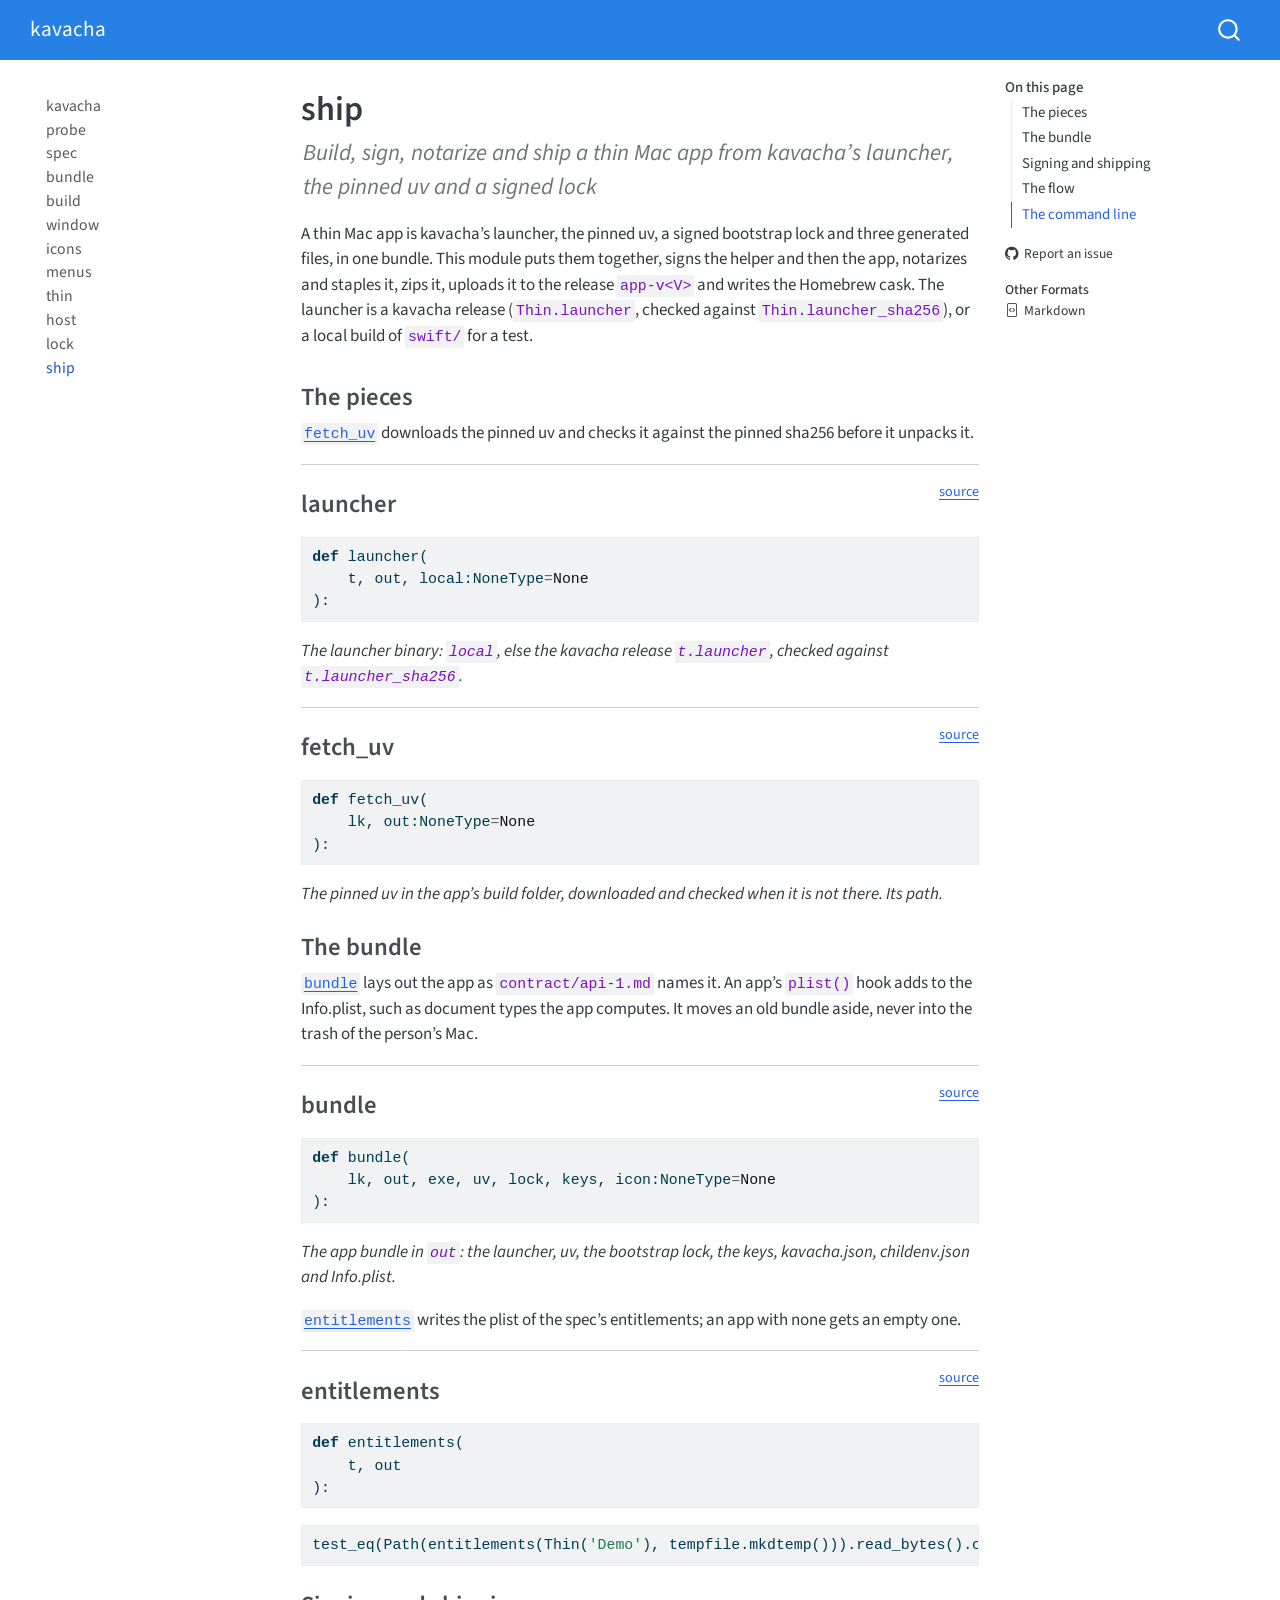
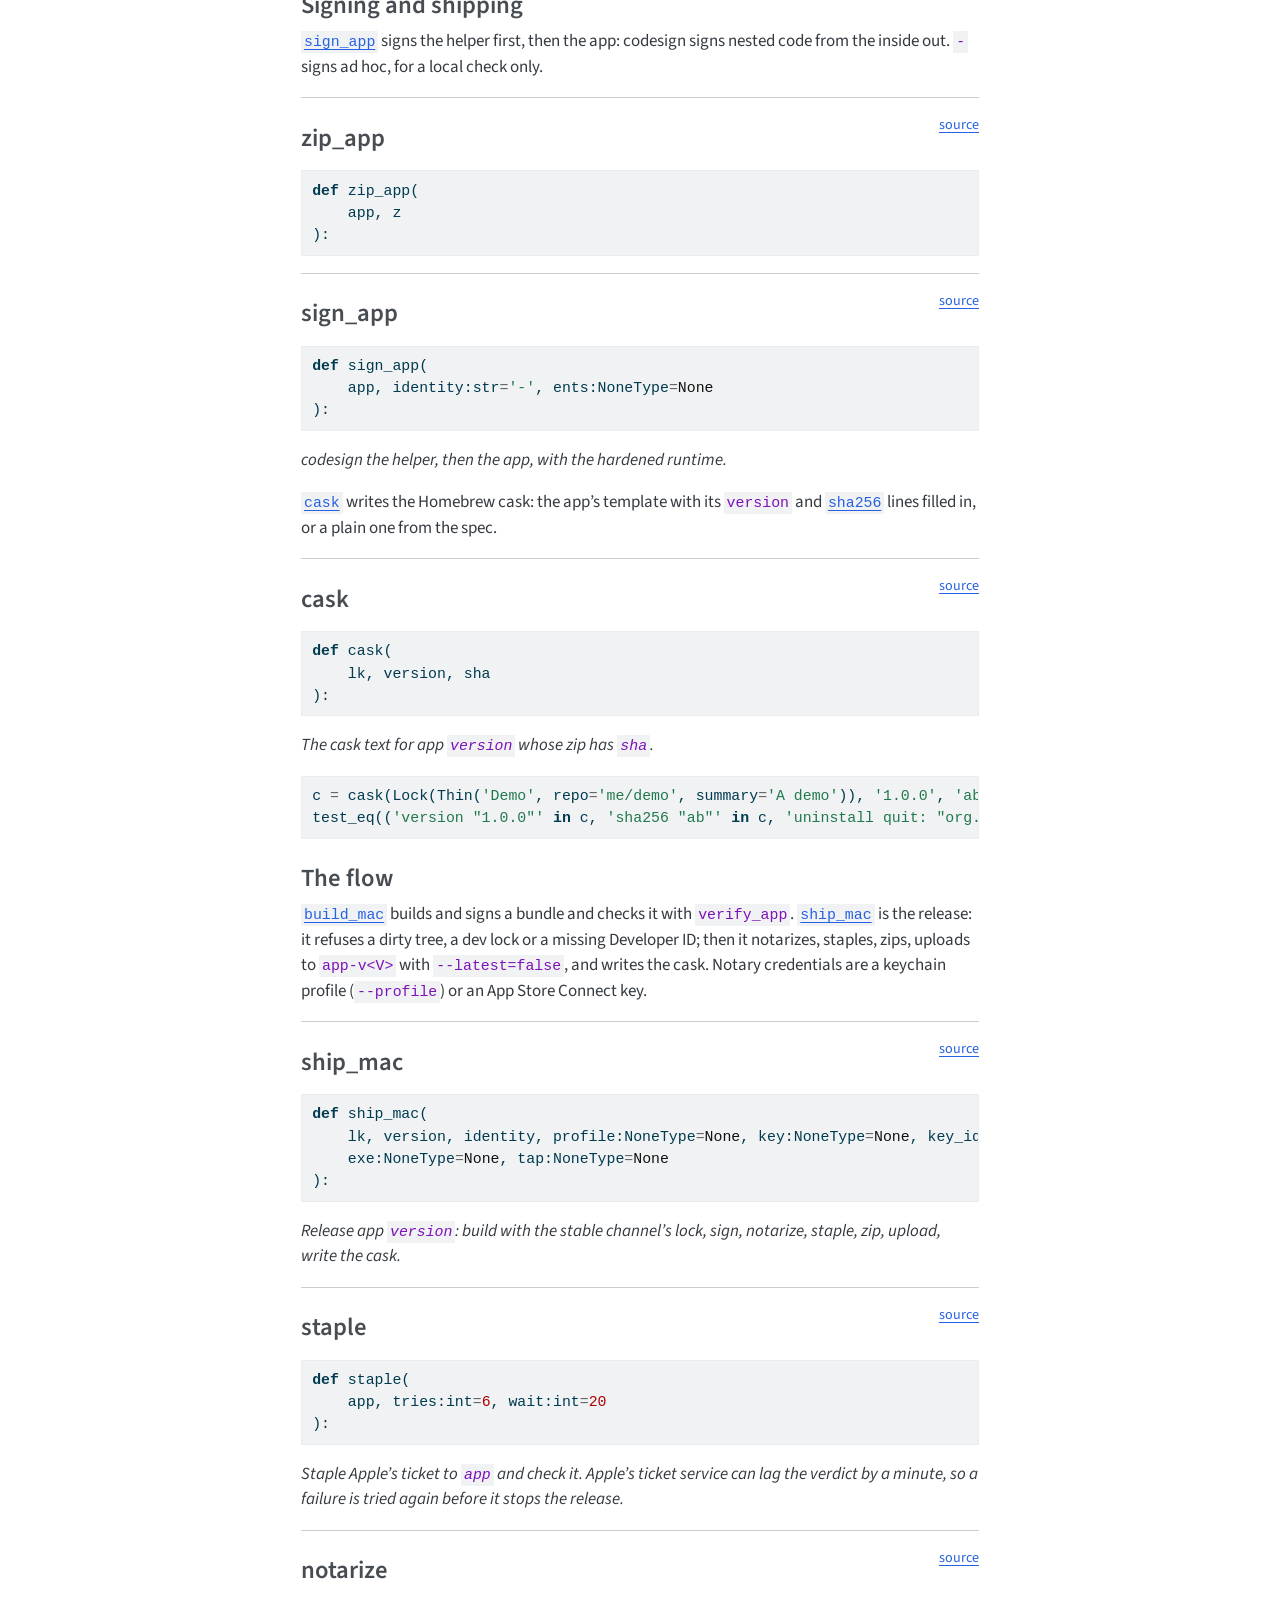
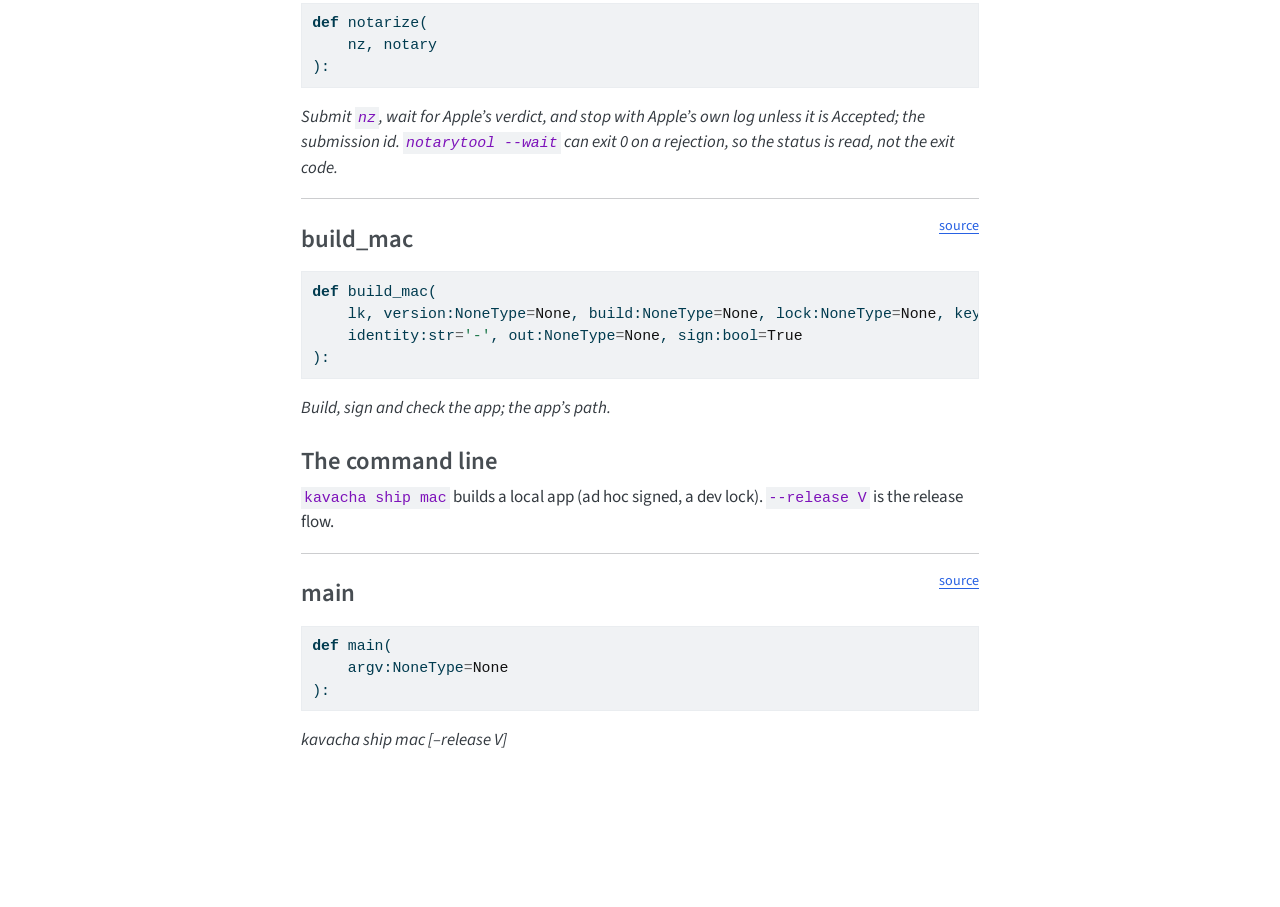
<file: ship.html>
<!DOCTYPE html>
<html xmlns="http://www.w3.org/1999/xhtml" lang="en" xml:lang="en"><head>

<meta charset="utf-8">
<meta name="generator" content="quarto-1.11.9">

<meta name="viewport" content="width=device-width, initial-scale=1.0, user-scalable=yes">

<meta name="description" content="Build, sign, notarize and ship a thin Mac app from kavacha’s launcher, the pinned uv and a signed lock">

<title>ship – kavacha</title>
<style>
/* Default styles provided by pandoc.
** See https://pandoc.org/MANUAL.html#variables-for-html for config info.
*/
span.smallcaps{font-variant: small-caps;}
div.columns{display: flex; gap: 1.5em;}
div.column{flex: auto;}
@media screen {
div.columns{gap: min(4vw, 1.5em);}
div.column{overflow-x: auto;}
}
div.hanging-indent{margin-left: 1.5em; text-indent: -1.5em;}
ul.task-list{list-style: none;}
ul.task-list li input[type="checkbox"] {
  width: 0.8em;
  margin: 0 0.8em 0.2em -1em; /* quarto-specific, see https://github.com/quarto-dev/quarto-cli/issues/4556 */ 
  vertical-align: middle;
}
/* CSS for syntax highlighting */
html { -webkit-text-size-adjust: 100%; }
pre > code.sourceCode { white-space: pre; position: relative; }
pre > code.sourceCode > span { display: inline-block; line-height: 1.25; }
pre > code.sourceCode > span:empty { height: 1.2em; }
.sourceCode { overflow: visible; }
code.sourceCode > span { color: inherit; text-decoration: inherit; }
div.sourceCode { margin: 1em 0; }
pre.sourceCode { margin: 0; }
@media screen {
div.sourceCode { overflow: auto; }
}
@media print {
pre > code.sourceCode { white-space: pre-wrap; }
pre > code.sourceCode > span { text-indent: -5em; padding-left: 5em; }
}
pre.numberSource code
  { counter-reset: source-line 0; }
pre.numberSource code > span
  { position: relative; left: -4em; counter-increment: source-line; }
pre.numberSource code > span > a:first-child::before
  { content: counter(source-line);
    position: relative; left: -1em; text-align: right; vertical-align: baseline;
    border: none; display: inline-block;
    -webkit-touch-callout: none; -webkit-user-select: none;
    -khtml-user-select: none; -moz-user-select: none;
    -ms-user-select: none; user-select: none;
    padding: 0 4px; width: 4em;
  }
pre.numberSource { margin-left: 3em;  padding-left: 4px; }
div.sourceCode
  {   }
@media screen {
pre > code.sourceCode > span > a:first-child::before { text-decoration: underline; }
}
</style>


<script src="site_libs/quarto-nav/quarto-nav.js"></script>
<script src="site_libs/quarto-nav/headroom.min.js"></script>
<script src="site_libs/clipboard/clipboard.min.js"></script>
<script src="site_libs/quarto-search/autocomplete.umd.js"></script>
<script src="site_libs/quarto-search/fuse.min.js"></script>
<script src="site_libs/quarto-search/quarto-search.js"></script>
<meta name="quarto:offset" content="./">
<script src="site_libs/quarto-html/quarto.js" type="module"></script>
<script src="site_libs/quarto-html/tabsets/tabsets.js" type="module"></script>
<script src="site_libs/quarto-html/scrollable-regions/scrollable-regions.js" type="module"></script>
<script src="site_libs/quarto-html/popper.min.js"></script>
<script src="site_libs/quarto-html/tippy.umd.min.js"></script>
<script src="site_libs/quarto-html/anchor.min.js"></script>
<link href="site_libs/quarto-html/tippy.css" rel="stylesheet">
<link href="site_libs/quarto-html/quarto-syntax-highlighting-63b5708e65d6cd79cd7618c58d0c21e7.css" rel="stylesheet" id="quarto-text-highlighting-styles">
<script src="site_libs/bootstrap/bootstrap.min.js"></script>
<link href="site_libs/bootstrap/bootstrap-icons.css" rel="stylesheet">
<link href="site_libs/bootstrap/bootstrap-f803fa4e565d46961d2a1845e6c2e3f5.min.css" rel="stylesheet" append-hash="true" id="quarto-bootstrap" data-mode="light">
<script id="quarto-search-options" type="application/json">{
  "location": "navbar",
  "copy-button": false,
  "collapse-after": 3,
  "panel-placement": "end",
  "type": "overlay",
  "limit": 50,
  "keyboard-shortcut": [
    "f",
    "/",
    "s"
  ],
  "show-item-context": false,
  "language": {
    "search-no-results-text": "No results",
    "search-matching-documents-text": "matching documents",
    "search-copy-link-title": "Copy link to search",
    "search-hide-matches-text": "Hide additional matches",
    "search-more-match-text": "more match in this document",
    "search-more-matches-text": "more matches in this document",
    "search-clear-button-title": "Clear",
    "search-text-placeholder": "",
    "search-detached-cancel-button-title": "Cancel",
    "search-submit-button-title": "Submit",
    "search-label": "Search"
  }
}</script>


<link rel="stylesheet" href="styles.css">
<meta property="og:title" content="ship – kavacha">
<meta property="og:description" content="Build, sign, notarize and ship a thin Mac app from kavacha’s launcher, the pinned uv and a signed lock">
<meta property="og:site_name" content="kavacha">
<meta name="twitter:title" content="ship – kavacha">
<meta name="twitter:description" content="Build, sign, notarize and ship a thin Mac app from kavacha’s launcher, the pinned uv and a signed lock">
<meta name="twitter:card" content="summary">
</head>

<body class="nav-sidebar floating nav-fixed quarto-light"><a id="quarto-skip-link" class="visually-hidden-focusable" href="#quarto-document-content">Skip to main content</a>

<div id="quarto-search-results"></div>
  <header id="quarto-header" class="headroom fixed-top">
    <nav class="navbar navbar-expand-lg " data-bs-theme="dark" aria-label="Site">
      <div class="navbar-container container-fluid">
      <div class="navbar-brand-container mx-auto">
    <a class="navbar-brand" href="./index.html">
    <span class="navbar-title">kavacha</span>
    </a>
  </div>
        <div class="quarto-navbar-tools tools-end">
</div>
          <div id="quarto-search" class="" title="Search"></div>
      </div> <!-- /container-fluid -->
    </nav>
  <nav class="quarto-secondary-nav" aria-label="Toolbar">
    <div class="container-fluid d-flex">
      <button type="button" class="quarto-btn-toggle btn" data-bs-toggle="collapse" role="button" data-bs-target=".quarto-sidebar-collapse-item" aria-controls="quarto-sidebar" aria-expanded="false" aria-label="Toggle sidebar navigation" onclick="if (window.quartoToggleHeadroom) { window.quartoToggleHeadroom(); }">
        <i class="bi bi-layout-text-sidebar-reverse"></i>
      </button>
        <nav class="quarto-page-breadcrumbs" aria-label="Breadcrumbs"><ol class="breadcrumb"><li class="breadcrumb-item"><a href="./ship.html">ship</a></li></ol></nav>
        <a class="flex-grow-1" data-bs-toggle="collapse" data-bs-target=".quarto-sidebar-collapse-item" onclick="if (window.quartoToggleHeadroom) { window.quartoToggleHeadroom(); }">      
        </a>
    </div>
  </nav>
</header>
<!-- content -->
<div id="quarto-content" class="quarto-container page-columns page-rows-contents page-layout-article page-navbar">
<!-- sidebar -->
  <nav id="quarto-sidebar" class="sidebar collapse collapse-horizontal quarto-sidebar-collapse-item sidebar-navigation floating overflow-auto" aria-label="Section">
    <div class="sidebar-menu-container"> 
    <ul class="list-unstyled mt-1">
        <li class="sidebar-item">
  <div class="sidebar-item-container"> 
  <a href="./index.html" class="sidebar-item-text sidebar-link">
 <span class="menu-text">kavacha</span></a>
  </div>
</li>
        <li class="sidebar-item">
  <div class="sidebar-item-container"> 
  <a href="./probe.html" class="sidebar-item-text sidebar-link">
 <span class="menu-text">probe</span></a>
  </div>
</li>
        <li class="sidebar-item">
  <div class="sidebar-item-container"> 
  <a href="./spec.html" class="sidebar-item-text sidebar-link">
 <span class="menu-text">spec</span></a>
  </div>
</li>
        <li class="sidebar-item">
  <div class="sidebar-item-container"> 
  <a href="./bundle.html" class="sidebar-item-text sidebar-link">
 <span class="menu-text">bundle</span></a>
  </div>
</li>
        <li class="sidebar-item">
  <div class="sidebar-item-container"> 
  <a href="./build.html" class="sidebar-item-text sidebar-link">
 <span class="menu-text">build</span></a>
  </div>
</li>
        <li class="sidebar-item">
  <div class="sidebar-item-container"> 
  <a href="./window.html" class="sidebar-item-text sidebar-link">
 <span class="menu-text">window</span></a>
  </div>
</li>
        <li class="sidebar-item">
  <div class="sidebar-item-container"> 
  <a href="./icons.html" class="sidebar-item-text sidebar-link">
 <span class="menu-text">icons</span></a>
  </div>
</li>
        <li class="sidebar-item">
  <div class="sidebar-item-container"> 
  <a href="./menus.html" class="sidebar-item-text sidebar-link">
 <span class="menu-text">menus</span></a>
  </div>
</li>
        <li class="sidebar-item">
  <div class="sidebar-item-container"> 
  <a href="./thin.html" class="sidebar-item-text sidebar-link">
 <span class="menu-text">thin</span></a>
  </div>
</li>
        <li class="sidebar-item">
  <div class="sidebar-item-container"> 
  <a href="./host.html" class="sidebar-item-text sidebar-link">
 <span class="menu-text">host</span></a>
  </div>
</li>
        <li class="sidebar-item">
  <div class="sidebar-item-container"> 
  <a href="./lock.html" class="sidebar-item-text sidebar-link">
 <span class="menu-text">lock</span></a>
  </div>
</li>
        <li class="sidebar-item">
  <div class="sidebar-item-container"> 
  <a href="./ship.html" class="sidebar-item-text sidebar-link active">
 <span class="menu-text">ship</span></a>
  </div>
</li>
    </ul>
    </div>
</nav>
<div id="quarto-sidebar-glass" class="quarto-sidebar-collapse-item" data-bs-toggle="collapse" data-bs-target=".quarto-sidebar-collapse-item"></div>
<!-- margin-sidebar -->
    <div id="quarto-margin-sidebar" class="sidebar margin-sidebar">
        <nav id="TOC" role="doc-toc" aria-labelledby="toc-title" class="toc-active">
    <h2 id="toc-title">On this page</h2>
   
  <ul>
  <li><a href="#the-pieces" id="toc-the-pieces" class="nav-link active" data-scroll-target="#the-pieces">The pieces</a></li>
  <li><a href="#the-bundle" id="toc-the-bundle" class="nav-link" data-scroll-target="#the-bundle">The bundle</a></li>
  <li><a href="#signing-and-shipping" id="toc-signing-and-shipping" class="nav-link" data-scroll-target="#signing-and-shipping">Signing and shipping</a></li>
  <li><a href="#the-flow" id="toc-the-flow" class="nav-link" data-scroll-target="#the-flow">The flow</a></li>
  <li><a href="#the-command-line" id="toc-the-command-line" class="nav-link" data-scroll-target="#the-command-line">The command line</a></li>
  </ul>
<div class="toc-actions"><ul><li><a href="https://github.com/vedicreader/kavacha/issues/new" class="toc-action"><i class="bi bi-github"></i>Report an issue</a></li></ul></div><div class="quarto-alternate-formats"><h2>Other Formats</h2><ul><li><a href="ship.html.md"><i class="bi bi-file-code"></i>Markdown</a></li></ul></div></nav>
    </div>
<!-- main -->
<main class="content" id="quarto-document-content" tabindex="-1">

<header id="title-block-header" class="quarto-title-block default">
<div class="quarto-title">
<h1 class="title">ship</h1>
</div>

<div>
  <div class="description">
    Build, sign, notarize and ship a thin Mac app from kavacha’s launcher, the pinned uv and a signed lock
  </div>
</div>


<div class="quarto-title-meta">

    
  
    
  </div>
  


</header>


<!-- WARNING: THIS FILE WAS AUTOGENERATED! DO NOT EDIT! -->
<p>A thin Mac app is kavacha’s launcher, the pinned uv, a signed bootstrap lock and three generated files, in one bundle. This module puts them together, signs the helper and then the app, notarizes and staples it, zips it, uploads it to the release <code>app-v&lt;V&gt;</code> and writes the Homebrew cask. The launcher is a kavacha release (<code>Thin.launcher</code>, checked against <code>Thin.launcher_sha256</code>), or a local build of <code>swift/</code> for a test.</p>
<section id="the-pieces" class="level3">
<h3 class="anchored" data-anchor-id="the-pieces">The pieces</h3>
<p><a href="https://vedicreader.github.io/kavacha/ship.html#fetch_uv"><code>fetch_uv</code></a> downloads the pinned uv and checks it against the pinned sha256 before it unpacks it.</p>
<div id="8658f471" class="cell" data-quarto-private-1="{&quot;key&quot;:&quot;execution&quot;,&quot;value&quot;:{&quot;iopub.execute_input&quot;:&quot;2026-11-22T04:32:46.240464+00:00&quot;,&quot;shell.execute_reply&quot;:&quot;2026-11-22T04:32:46.326363+00:00&quot;,&quot;total&quot;:0.08590379000000326}}" data-execution_count="4">
<hr>
<p><a href="https://github.com/vedicreader/kavacha/blob/main/kavacha/ship.py#L31" target="_blank" style="float:right; font-size:smaller">source</a></p>
<section id="launcher" class="level3">
<h3 class="anchored" data-anchor-id="launcher">launcher</h3>
<div class="code-copy-outer-scaffold"><div class="sourceCode" id="cb1"><pre class="sourceCode python code-with-copy"><code class="sourceCode python"><span id="cb1-1"><a href="#cb1-1" aria-hidden="true" tabindex="-1"></a><span class="kw">def</span> launcher(</span>
<span id="cb1-2"><a href="#cb1-2" aria-hidden="true" tabindex="-1"></a>    t, out, local:NoneType<span class="op">=</span><span class="va">None</span></span>
<span id="cb1-3"><a href="#cb1-3" aria-hidden="true" tabindex="-1"></a>):</span></code></pre></div><button title="Copy to Clipboard" class="code-copy-button"><i class="bi"></i></button></div>
<p><em>The launcher binary: <code>local</code>, else the kavacha release <code>t.launcher</code>, checked against <code>t.launcher_sha256</code>.</em></p>
</section>
</div>
<div id="0c7bcd8c" class="cell" data-quarto-private-1="{&quot;key&quot;:&quot;execution&quot;,&quot;value&quot;:{&quot;iopub.execute_input&quot;:&quot;2026-11-22T04:32:46.327216+00:00&quot;,&quot;shell.execute_reply&quot;:&quot;2026-11-22T04:32:46.334039+00:00&quot;,&quot;total&quot;:0.0068254950000010695}}" data-execution_count="5">
<hr>
<p><a href="https://github.com/vedicreader/kavacha/blob/main/kavacha/ship.py#L18" target="_blank" style="float:right; font-size:smaller">source</a></p>
<section id="fetch_uv" class="level3">
<h3 class="anchored" data-anchor-id="fetch_uv">fetch_uv</h3>
<div class="code-copy-outer-scaffold"><div class="sourceCode" id="cb2"><pre class="sourceCode python code-with-copy"><code class="sourceCode python"><span id="cb2-1"><a href="#cb2-1" aria-hidden="true" tabindex="-1"></a><span class="kw">def</span> fetch_uv(</span>
<span id="cb2-2"><a href="#cb2-2" aria-hidden="true" tabindex="-1"></a>    lk, out:NoneType<span class="op">=</span><span class="va">None</span></span>
<span id="cb2-3"><a href="#cb2-3" aria-hidden="true" tabindex="-1"></a>):</span></code></pre></div><button title="Copy to Clipboard" class="code-copy-button"><i class="bi"></i></button></div>
<p><em>The pinned uv in the app’s build folder, downloaded and checked when it is not there. Its path.</em></p>
</section>
</div>
</section>
<section id="the-bundle" class="level3">
<h3 class="anchored" data-anchor-id="the-bundle">The bundle</h3>
<p><a href="https://vedicreader.github.io/kavacha/ship.html#bundle"><code>bundle</code></a> lays out the app as <code>contract/api-1.md</code> names it. An app’s <code>plist()</code> hook adds to the Info.plist, such as document types the app computes. It moves an old bundle aside, never into the trash of the person’s Mac.</p>
<div id="6c317185" class="cell" data-quarto-private-1="{&quot;key&quot;:&quot;execution&quot;,&quot;value&quot;:{&quot;iopub.execute_input&quot;:&quot;2026-11-22T04:32:46.338515+00:00&quot;,&quot;shell.execute_reply&quot;:&quot;2026-11-22T04:32:46.349382+00:00&quot;,&quot;total&quot;:0.01087032099999874}}" data-execution_count="7">
<hr>
<p><a href="https://github.com/vedicreader/kavacha/blob/main/kavacha/ship.py#L41" target="_blank" style="float:right; font-size:smaller">source</a></p>
<section id="bundle" class="level3">
<h3 class="anchored" data-anchor-id="bundle">bundle</h3>
<div class="code-copy-outer-scaffold"><div class="sourceCode" id="cb3"><pre class="sourceCode python code-with-copy"><code class="sourceCode python"><span id="cb3-1"><a href="#cb3-1" aria-hidden="true" tabindex="-1"></a><span class="kw">def</span> bundle(</span>
<span id="cb3-2"><a href="#cb3-2" aria-hidden="true" tabindex="-1"></a>    lk, out, exe, uv, lock, keys, icon:NoneType<span class="op">=</span><span class="va">None</span></span>
<span id="cb3-3"><a href="#cb3-3" aria-hidden="true" tabindex="-1"></a>):</span></code></pre></div><button title="Copy to Clipboard" class="code-copy-button"><i class="bi"></i></button></div>
<p><em>The app bundle in <code>out</code>: the launcher, uv, the bootstrap lock, the keys, kavacha.json, childenv.json and Info.plist.</em></p>
</section>
</div>
<p><a href="https://vedicreader.github.io/kavacha/ship.html#entitlements"><code>entitlements</code></a> writes the plist of the spec’s entitlements; an app with none gets an empty one.</p>
<div id="783897cc" class="cell" data-quarto-private-1="{&quot;key&quot;:&quot;execution&quot;,&quot;value&quot;:{&quot;iopub.execute_input&quot;:&quot;2026-11-22T04:32:46.354080+00:00&quot;,&quot;shell.execute_reply&quot;:&quot;2026-11-22T04:32:46.361138+00:00&quot;,&quot;total&quot;:0.007060983000002352}}" data-execution_count="9">
<hr>
<p><a href="https://github.com/vedicreader/kavacha/blob/main/kavacha/ship.py#L61" target="_blank" style="float:right; font-size:smaller">source</a></p>
<section id="entitlements" class="level3">
<h3 class="anchored" data-anchor-id="entitlements">entitlements</h3>
<div class="code-copy-outer-scaffold"><div class="sourceCode" id="cb4"><pre class="sourceCode python code-with-copy"><code class="sourceCode python"><span id="cb4-1"><a href="#cb4-1" aria-hidden="true" tabindex="-1"></a><span class="kw">def</span> entitlements(</span>
<span id="cb4-2"><a href="#cb4-2" aria-hidden="true" tabindex="-1"></a>    t, out</span>
<span id="cb4-3"><a href="#cb4-3" aria-hidden="true" tabindex="-1"></a>):</span></code></pre></div><button title="Copy to Clipboard" class="code-copy-button"><i class="bi"></i></button></div>
</section>
</div>
<div id="dbab2ae3" class="cell">
<div class="code-copy-outer-scaffold"><div class="sourceCode cell-code" id="cb5"><pre class="sourceCode python code-with-copy"><code class="sourceCode python"><span id="cb5-1"><a href="#cb5-1" aria-hidden="true" tabindex="-1"></a>test_eq(Path(entitlements(Thin(<span class="st">'Demo'</span>), tempfile.mkdtemp())).read_bytes().count(<span class="st">b'&lt;dict/&gt;'</span>), <span class="dv">1</span>)</span></code></pre></div><button title="Copy to Clipboard" class="code-copy-button"><i class="bi"></i></button></div>
</div>
</section>
<section id="signing-and-shipping" class="level3">
<h3 class="anchored" data-anchor-id="signing-and-shipping">Signing and shipping</h3>
<p><a href="https://vedicreader.github.io/kavacha/ship.html#sign_app"><code>sign_app</code></a> signs the helper first, then the app: codesign signs nested code from the inside out. <code>-</code> signs ad hoc, for a local check only.</p>
<div id="4ff8c11b" class="cell" data-quarto-private-1="{&quot;key&quot;:&quot;execution&quot;,&quot;value&quot;:{&quot;iopub.execute_input&quot;:&quot;2026-11-22T04:32:46.367749+00:00&quot;,&quot;shell.execute_reply&quot;:&quot;2026-11-22T04:32:46.381441+00:00&quot;,&quot;total&quot;:0.013693888999995352}}" data-execution_count="11">
<hr>
<p><a href="https://github.com/vedicreader/kavacha/blob/main/kavacha/ship.py#L75" target="_blank" style="float:right; font-size:smaller">source</a></p>
<section id="zip_app" class="level3">
<h3 class="anchored" data-anchor-id="zip_app">zip_app</h3>
<div class="code-copy-outer-scaffold"><div class="sourceCode" id="cb6"><pre class="sourceCode python code-with-copy"><code class="sourceCode python"><span id="cb6-1"><a href="#cb6-1" aria-hidden="true" tabindex="-1"></a><span class="kw">def</span> zip_app(</span>
<span id="cb6-2"><a href="#cb6-2" aria-hidden="true" tabindex="-1"></a>    app, z</span>
<span id="cb6-3"><a href="#cb6-3" aria-hidden="true" tabindex="-1"></a>):</span></code></pre></div><button title="Copy to Clipboard" class="code-copy-button"><i class="bi"></i></button></div>
</section>
</div>
<div id="de8dedf2" class="cell" data-quarto-private-1="{&quot;key&quot;:&quot;execution&quot;,&quot;value&quot;:{&quot;iopub.execute_input&quot;:&quot;2026-11-22T04:32:46.381539+00:00&quot;,&quot;shell.execute_reply&quot;:&quot;2026-11-22T04:32:46.384498+00:00&quot;,&quot;total&quot;:0.002961669000001166}}" data-execution_count="12">
<hr>
<p><a href="https://github.com/vedicreader/kavacha/blob/main/kavacha/ship.py#L67" target="_blank" style="float:right; font-size:smaller">source</a></p>
<section id="sign_app" class="level3">
<h3 class="anchored" data-anchor-id="sign_app">sign_app</h3>
<div class="code-copy-outer-scaffold"><div class="sourceCode" id="cb7"><pre class="sourceCode python code-with-copy"><code class="sourceCode python"><span id="cb7-1"><a href="#cb7-1" aria-hidden="true" tabindex="-1"></a><span class="kw">def</span> sign_app(</span>
<span id="cb7-2"><a href="#cb7-2" aria-hidden="true" tabindex="-1"></a>    app, identity:<span class="bu">str</span><span class="op">=</span><span class="st">'-'</span>, ents:NoneType<span class="op">=</span><span class="va">None</span></span>
<span id="cb7-3"><a href="#cb7-3" aria-hidden="true" tabindex="-1"></a>):</span></code></pre></div><button title="Copy to Clipboard" class="code-copy-button"><i class="bi"></i></button></div>
<p><em>codesign the helper, then the app, with the hardened runtime.</em></p>
</section>
</div>
<p><a href="https://vedicreader.github.io/kavacha/ship.html#cask"><code>cask</code></a> writes the Homebrew cask: the app’s template with its <code>version</code> and <a href="https://vedicreader.github.io/kavacha/lock.html#sha256"><code>sha256</code></a> lines filled in, or a plain one from the spec.</p>
<div id="78473b2c" class="cell" data-quarto-private-1="{&quot;key&quot;:&quot;execution&quot;,&quot;value&quot;:{&quot;iopub.execute_input&quot;:&quot;2026-11-22T04:32:46.385952+00:00&quot;,&quot;shell.execute_reply&quot;:&quot;2026-11-22T04:32:46.388663+00:00&quot;,&quot;total&quot;:0.0027138419999985786}}" data-execution_count="14">
<hr>
<p><a href="https://github.com/vedicreader/kavacha/blob/main/kavacha/ship.py#L102" target="_blank" style="float:right; font-size:smaller">source</a></p>
<section id="cask" class="level3">
<h3 class="anchored" data-anchor-id="cask">cask</h3>
<div class="code-copy-outer-scaffold"><div class="sourceCode" id="cb8"><pre class="sourceCode python code-with-copy"><code class="sourceCode python"><span id="cb8-1"><a href="#cb8-1" aria-hidden="true" tabindex="-1"></a><span class="kw">def</span> cask(</span>
<span id="cb8-2"><a href="#cb8-2" aria-hidden="true" tabindex="-1"></a>    lk, version, sha</span>
<span id="cb8-3"><a href="#cb8-3" aria-hidden="true" tabindex="-1"></a>):</span></code></pre></div><button title="Copy to Clipboard" class="code-copy-button"><i class="bi"></i></button></div>
<p><em>The cask text for app <code>version</code> whose zip has <code>sha</code>.</em></p>
</section>
</div>
<div id="735e6a79" class="cell">
<div class="code-copy-outer-scaffold"><div class="sourceCode cell-code" id="cb9"><pre class="sourceCode python code-with-copy"><code class="sourceCode python"><span id="cb9-1"><a href="#cb9-1" aria-hidden="true" tabindex="-1"></a>c <span class="op">=</span> cask(Lock(Thin(<span class="st">'Demo'</span>, repo<span class="op">=</span><span class="st">'me/demo'</span>, summary<span class="op">=</span><span class="st">'A demo'</span>)), <span class="st">'1.0.0'</span>, <span class="st">'ab'</span>)</span>
<span id="cb9-2"><a href="#cb9-2" aria-hidden="true" tabindex="-1"></a>test_eq((<span class="st">'version "1.0.0"'</span> <span class="kw">in</span> c, <span class="st">'sha256 "ab"'</span> <span class="kw">in</span> c, <span class="st">'uninstall quit: "org.demo.demo"'</span> <span class="kw">in</span> c), (<span class="va">True</span>, <span class="va">True</span>, <span class="va">True</span>))</span></code></pre></div><button title="Copy to Clipboard" class="code-copy-button"><i class="bi"></i></button></div>
</div>
</section>
<section id="the-flow" class="level3">
<h3 class="anchored" data-anchor-id="the-flow">The flow</h3>
<p><a href="https://vedicreader.github.io/kavacha/ship.html#build_mac"><code>build_mac</code></a> builds and signs a bundle and checks it with <code>verify_app</code>. <a href="https://vedicreader.github.io/kavacha/ship.html#ship_mac"><code>ship_mac</code></a> is the release: it refuses a dirty tree, a dev lock or a missing Developer ID; then it notarizes, staples, zips, uploads to <code>app-v&lt;V&gt;</code> with <code>--latest=false</code>, and writes the cask. Notary credentials are a keychain profile (<code>--profile</code>) or an App Store Connect key.</p>
<div id="4eeca5b6" class="cell" data-quarto-private-1="{&quot;key&quot;:&quot;execution&quot;,&quot;value&quot;:{&quot;iopub.execute_input&quot;:&quot;2026-11-22T04:32:46.394918+00:00&quot;,&quot;shell.execute_reply&quot;:&quot;2026-11-22T04:32:46.399087+00:00&quot;,&quot;total&quot;:0.004171599999999387}}" data-execution_count="16">
<hr>
<p><a href="https://github.com/vedicreader/kavacha/blob/main/kavacha/ship.py#L151" target="_blank" style="float:right; font-size:smaller">source</a></p>
<section id="ship_mac" class="level3">
<h3 class="anchored" data-anchor-id="ship_mac">ship_mac</h3>
<div class="code-copy-outer-scaffold"><div class="sourceCode" id="cb10"><pre class="sourceCode python code-with-copy"><code class="sourceCode python"><span id="cb10-1"><a href="#cb10-1" aria-hidden="true" tabindex="-1"></a><span class="kw">def</span> ship_mac(</span>
<span id="cb10-2"><a href="#cb10-2" aria-hidden="true" tabindex="-1"></a>    lk, version, identity, profile:NoneType<span class="op">=</span><span class="va">None</span>, key:NoneType<span class="op">=</span><span class="va">None</span>, key_id:NoneType<span class="op">=</span><span class="va">None</span>, issuer:NoneType<span class="op">=</span><span class="va">None</span>,</span>
<span id="cb10-3"><a href="#cb10-3" aria-hidden="true" tabindex="-1"></a>    exe:NoneType<span class="op">=</span><span class="va">None</span>, tap:NoneType<span class="op">=</span><span class="va">None</span></span>
<span id="cb10-4"><a href="#cb10-4" aria-hidden="true" tabindex="-1"></a>):</span></code></pre></div><button title="Copy to Clipboard" class="code-copy-button"><i class="bi"></i></button></div>
<p><em>Release app <code>version</code>: build with the stable channel’s lock, sign, notarize, staple, zip, upload, write the cask.</em></p>
</section>
</div>
<div id="549eee82" class="cell" data-quarto-private-1="{&quot;key&quot;:&quot;execution&quot;,&quot;value&quot;:{&quot;iopub.execute_input&quot;:&quot;2026-11-22T04:32:46.399162+00:00&quot;,&quot;shell.execute_reply&quot;:&quot;2026-11-22T04:32:46.401821+00:00&quot;,&quot;total&quot;:0.0026602149999988}}" data-execution_count="17">
<hr>
<p><a href="https://github.com/vedicreader/kavacha/blob/main/kavacha/ship.py#L143" target="_blank" style="float:right; font-size:smaller">source</a></p>
<section id="staple" class="level3">
<h3 class="anchored" data-anchor-id="staple">staple</h3>
<div class="code-copy-outer-scaffold"><div class="sourceCode" id="cb11"><pre class="sourceCode python code-with-copy"><code class="sourceCode python"><span id="cb11-1"><a href="#cb11-1" aria-hidden="true" tabindex="-1"></a><span class="kw">def</span> staple(</span>
<span id="cb11-2"><a href="#cb11-2" aria-hidden="true" tabindex="-1"></a>    app, tries:<span class="bu">int</span><span class="op">=</span><span class="dv">6</span>, wait:<span class="bu">int</span><span class="op">=</span><span class="dv">20</span></span>
<span id="cb11-3"><a href="#cb11-3" aria-hidden="true" tabindex="-1"></a>):</span></code></pre></div><button title="Copy to Clipboard" class="code-copy-button"><i class="bi"></i></button></div>
<p><em>Staple Apple’s ticket to <code>app</code> and check it. Apple’s ticket service can lag the verdict by a minute, so a failure is tried again before it stops the release.</em></p>
</section>
</div>
<div id="9a00864c" class="cell" data-quarto-private-1="{&quot;key&quot;:&quot;execution&quot;,&quot;value&quot;:{&quot;iopub.execute_input&quot;:&quot;2026-11-22T04:32:46.401898+00:00&quot;,&quot;shell.execute_reply&quot;:&quot;2026-11-22T04:32:46.404880+00:00&quot;,&quot;total&quot;:0.0029841749999945932}}" data-execution_count="18">
<hr>
<p><a href="https://github.com/vedicreader/kavacha/blob/main/kavacha/ship.py#L132" target="_blank" style="float:right; font-size:smaller">source</a></p>
<section id="notarize" class="level3">
<h3 class="anchored" data-anchor-id="notarize">notarize</h3>
<div class="code-copy-outer-scaffold"><div class="sourceCode" id="cb12"><pre class="sourceCode python code-with-copy"><code class="sourceCode python"><span id="cb12-1"><a href="#cb12-1" aria-hidden="true" tabindex="-1"></a><span class="kw">def</span> notarize(</span>
<span id="cb12-2"><a href="#cb12-2" aria-hidden="true" tabindex="-1"></a>    nz, notary</span>
<span id="cb12-3"><a href="#cb12-3" aria-hidden="true" tabindex="-1"></a>):</span></code></pre></div><button title="Copy to Clipboard" class="code-copy-button"><i class="bi"></i></button></div>
<p><em>Submit <code>nz</code>, wait for Apple’s verdict, and stop with Apple’s own log unless it is Accepted; the submission id. <code>notarytool --wait</code> can exit 0 on a rejection, so the status is read, not the exit code.</em></p>
</section>
</div>
<div id="3db2405c" class="cell" data-quarto-private-1="{&quot;key&quot;:&quot;execution&quot;,&quot;value&quot;:{&quot;iopub.execute_input&quot;:&quot;2026-11-22T04:32:46.404964+00:00&quot;,&quot;shell.execute_reply&quot;:&quot;2026-11-22T04:32:46.408152+00:00&quot;,&quot;total&quot;:0.003189334999994742}}" data-execution_count="19">
<hr>
<p><a href="https://github.com/vedicreader/kavacha/blob/main/kavacha/ship.py#L112" target="_blank" style="float:right; font-size:smaller">source</a></p>
<section id="build_mac" class="level3">
<h3 class="anchored" data-anchor-id="build_mac">build_mac</h3>
<div class="code-copy-outer-scaffold"><div class="sourceCode" id="cb13"><pre class="sourceCode python code-with-copy"><code class="sourceCode python"><span id="cb13-1"><a href="#cb13-1" aria-hidden="true" tabindex="-1"></a><span class="kw">def</span> build_mac(</span>
<span id="cb13-2"><a href="#cb13-2" aria-hidden="true" tabindex="-1"></a>    lk, version:NoneType<span class="op">=</span><span class="va">None</span>, build:NoneType<span class="op">=</span><span class="va">None</span>, lock:NoneType<span class="op">=</span><span class="va">None</span>, keys:NoneType<span class="op">=</span><span class="va">None</span>, exe:NoneType<span class="op">=</span><span class="va">None</span>,</span>
<span id="cb13-3"><a href="#cb13-3" aria-hidden="true" tabindex="-1"></a>    identity:<span class="bu">str</span><span class="op">=</span><span class="st">'-'</span>, out:NoneType<span class="op">=</span><span class="va">None</span>, sign:<span class="bu">bool</span><span class="op">=</span><span class="va">True</span></span>
<span id="cb13-4"><a href="#cb13-4" aria-hidden="true" tabindex="-1"></a>):</span></code></pre></div><button title="Copy to Clipboard" class="code-copy-button"><i class="bi"></i></button></div>
<p><em>Build, sign and check the app; the app’s path.</em></p>
</section>
</div>
</section>
<section id="the-command-line" class="level3">
<h3 class="anchored" data-anchor-id="the-command-line">The command line</h3>
<p><code>kavacha ship mac</code> builds a local app (ad hoc signed, a dev lock). <code>--release V</code> is the release flow.</p>
<div id="fd056933" class="cell" data-quarto-private-1="{&quot;key&quot;:&quot;execution&quot;,&quot;value&quot;:{&quot;iopub.execute_input&quot;:&quot;2026-11-22T04:32:46.409953+00:00&quot;,&quot;shell.execute_reply&quot;:&quot;2026-11-22T04:32:46.432897+00:00&quot;,&quot;total&quot;:0.02294767000000064}}" data-execution_count="21">
<hr>
<p><a href="https://github.com/vedicreader/kavacha/blob/main/kavacha/lock.py#L790" target="_blank" style="float:right; font-size:smaller">source</a></p>
<section id="main" class="level3">
<h3 class="anchored" data-anchor-id="main">main</h3>
<div class="code-copy-outer-scaffold"><div class="sourceCode" id="cb14"><pre class="sourceCode python code-with-copy"><code class="sourceCode python"><span id="cb14-1"><a href="#cb14-1" aria-hidden="true" tabindex="-1"></a><span class="kw">def</span> main(</span>
<span id="cb14-2"><a href="#cb14-2" aria-hidden="true" tabindex="-1"></a>    argv:NoneType<span class="op">=</span><span class="va">None</span></span>
<span id="cb14-3"><a href="#cb14-3" aria-hidden="true" tabindex="-1"></a>):</span></code></pre></div><button title="Copy to Clipboard" class="code-copy-button"><i class="bi"></i></button></div>
<p><em>kavacha ship mac [–release V]</em></p>
</section>
</div>


</section>

</main> <!-- /main -->
<script id="quarto-html-after-body" type="application/javascript">
  window.document.addEventListener("DOMContentLoaded", function (event) {
    const icon = "";
    const anchorJS = new window.AnchorJS();
    anchorJS.options = {
      placement: 'right',
      icon: icon
    };
    anchorJS.add('.anchored');
    const isCodeAnnotation = (el) => {
      for (const clz of el.classList) {
        if (clz.startsWith('code-annotation-')) {                     
          return true;
        }
      }
      return false;
    }
    const onCopySuccess = function(e) {
      // button target
      const button = e.trigger;
      // don't keep focus
      button.blur();
      // flash "checked"
      button.classList.add('code-copy-button-checked');
      var currentTitle = button.getAttribute("title");
      button.setAttribute("title", "Copied!");
      let tooltip;
      if (window.bootstrap) {
        button.setAttribute("data-bs-toggle", "tooltip");
        button.setAttribute("data-bs-placement", "left");
        button.setAttribute("data-bs-title", "Copied!");
        tooltip = new bootstrap.Tooltip(button, 
          { trigger: "manual", 
            customClass: "code-copy-button-tooltip",
            offset: [0, -8]});
        tooltip.show();    
      }
      setTimeout(function() {
        if (tooltip) {
          tooltip.hide();
          button.removeAttribute("data-bs-title");
          button.removeAttribute("data-bs-toggle");
          button.removeAttribute("data-bs-placement");
        }
        button.setAttribute("title", currentTitle);
        button.classList.remove('code-copy-button-checked');
      }, 1000);
      // clear code selection
      e.clearSelection();
    }
    const getTextToCopy = function(trigger) {
      const outerScaffold = trigger.parentElement.cloneNode(true);
      const codeEl = outerScaffold.querySelector('code');
      for (const childEl of codeEl.children) {
        if (isCodeAnnotation(childEl)) {
          childEl.remove();
        }
      }
      return codeEl.innerText;
    }
    const clipboard = new window.ClipboardJS('.code-copy-button:not([data-in-quarto-modal])', {
      text: getTextToCopy
    });
    clipboard.on('success', onCopySuccess);
    if (window.document.getElementById('quarto-embedded-source-code-modal')) {
      const clipboardModal = new window.ClipboardJS('.code-copy-button[data-in-quarto-modal]', {
        text: getTextToCopy,
        container: window.document.getElementById('quarto-embedded-source-code-modal')
      });
      clipboardModal.on('success', onCopySuccess);
    }
      var localhostRegex = new RegExp(/^(?:http|https):\/\/localhost\:?[0-9]*\//);
      var mailtoRegex = new RegExp(/^mailto:/);
        var filterRegex = new RegExp("https:\/\/vedicreader\.github\.io\/kavacha");
      var isInternal = (href) => {
          return filterRegex.test(href) || localhostRegex.test(href) || mailtoRegex.test(href);
      }
      // Inspect non-navigation links and adorn them if external
      window.quartoDecorateExternalLinks = function (root) {
     var links = (root || window.document).querySelectorAll('a[href]:not(.nav-link):not(.navbar-brand):not(.toc-action):not(.sidebar-link):not(.sidebar-item-toggle):not(.pagination-link):not(.no-external):not([aria-hidden]):not(.dropdown-item):not(.quarto-navigation-tool):not(.about-link)');
      for (var i=0; i<links.length; i++) {
        const link = links[i];
        if (!isInternal(link.href)) {
          // undo the damage that might have been done by quarto-nav.js in the case of
          // links that we want to consider external
          if (link.dataset.originalHref !== undefined) {
            link.href = link.dataset.originalHref;
          }
          if (!link.classList.contains('no-external-icon')) {
          }
        }
      }
      };
      window.quartoDecorateExternalLinks(window.document);
    // Esc closes the popup (WCAG 1.4.13) and focus leaving both trigger and
    // popup closes it (WCAG 2.4.11); tippy handles neither for interactive popups.
    const hideOnEscAndFocusOut = {
      name: 'hideOnEscAndFocusOut',
      defaultValue: true,
      fn(instance) {
        const dismiss = () => {
          // A show scheduled by the trigger delay would otherwise reopen it
          instance.clearDelayTimeouts();
          instance.hide();
        };
        const onKeyDown = (event) => {
          if (event.key !== 'Escape') {
            return;
          }
          // Keep Esc from also reaching page handlers (e.g. reveal.js overview),
          // except an open reveal.js slide menu, which Esc should close too.
          // The menu handles keys only when its keyboard option is on.
          const menuHandlesEsc = window.Reveal?.getPlugin?.('menu')?.isOpen() &&
            window.Reveal.getConfig().menu?.keyboard !== false;
          if (!menuHandlesEsc) {
            event.stopPropagation();
          }
          if (instance.popper.contains(window.document.activeElement)) {
            // Disabled while refocusing so the focus trigger does not reopen it
            instance.disable();
            instance.reference.focus();
            instance.enable();
          }
          dismiss();
        };
        const onFocusOut = (event) => {
          const target = event.relatedTarget;
          if (target && !instance.reference.contains(target) &&
              !instance.popper.contains(target)) {
            dismiss();
          }
        };
        // On the trigger too: a click trigger (code-annotations: select) has no
        // blur handling. Attached for the instance's lifetime so leaving the
        // trigger also cancels a show still pending on the trigger delay.
        instance.reference.addEventListener('focusout', onFocusOut);
        return {
          onShow() {
            window.document.addEventListener('keydown', onKeyDown, true);
            instance.popper.addEventListener('focusout', onFocusOut);
          },
          onHide() {
            window.document.removeEventListener('keydown', onKeyDown, true);
            instance.popper.removeEventListener('focusout', onFocusOut);
          },
          onDestroy() {
            instance.reference.removeEventListener('focusout', onFocusOut);
          },
        };
      },
    };
    function tippyHover(el, contentFn, onTriggerFn, onUntriggerFn) {
      const config = {
        allowHTML: true,
        maxWidth: 500,
        delay: 100,
        arrow: false,
        appendTo: function(el) {
            return el.parentElement;
        },
        interactive: true,
        interactiveBorder: 10,
        theme: 'quarto',
        placement: 'bottom-start',
        plugins: [hideOnEscAndFocusOut],
      };
      if (contentFn) {
        config.content = contentFn;
      }
      if (onTriggerFn) {
        config.onTrigger = onTriggerFn;
      }
      if (onUntriggerFn) {
        config.onUntrigger = onUntriggerFn;
      }
      window.tippy(el, config); 
    }
    const noterefs = window.document.querySelectorAll('a[role="doc-noteref"]');
    for (var i=0; i<noterefs.length; i++) {
      const ref = noterefs[i];
      tippyHover(ref, function() {
        // use id or data attribute instead here
        let href = ref.getAttribute('data-footnote-href') || ref.getAttribute('href');
        try { href = new URL(href).hash; } catch {}
        const id = href.replace(/^#\/?/, "");
        const note = window.document.getElementById(id);
        if (note) {
          return note.innerHTML;
        } else {
          return "";
        }
      });
    }
    const xrefs = window.document.querySelectorAll('a.quarto-xref');
    const processXRef = (id, note) => {
      // Strip column container classes
      const stripColumnClz = (el) => {
        el.classList.remove("page-full", "page-columns");
        if (el.children) {
          for (const child of el.children) {
            stripColumnClz(child);
          }
        }
      }
      stripColumnClz(note)
      if (id === null || id.startsWith('sec-')) {
        // Special case sections, only their first couple elements
        const container = document.createElement("div");
        if (note.children && note.children.length > 2) {
          container.appendChild(note.children[0].cloneNode(true));
          for (let i = 1; i < note.children.length; i++) {
            const child = note.children[i];
            if (child.tagName === "P" && child.innerText === "") {
              continue;
            } else {
              container.appendChild(child.cloneNode(true));
              break;
            }
          }
          if (window.Quarto?.typesetMath) {
            window.Quarto.typesetMath(container);
          }
          return container.innerHTML
        } else {
          if (window.Quarto?.typesetMath) {
            window.Quarto.typesetMath(note);
          }
          return note.innerHTML;
        }
      } else {
        // Remove any anchor links if they are present
        const anchorLink = note.querySelector('a.anchorjs-link');
        if (anchorLink) {
          anchorLink.remove();
        }
        if (window.Quarto?.typesetMath) {
          window.Quarto.typesetMath(note);
        }
        if (note.classList.contains("callout")) {
          return note.outerHTML;
        } else {
          return note.innerHTML;
        }
      }
    }
    for (var i=0; i<xrefs.length; i++) {
      const xref = xrefs[i];
      tippyHover(xref, undefined, function(instance) {
        instance.disable();
        let url = xref.getAttribute('href');
        let hash = undefined; 
        if (url.startsWith('#')) {
          hash = url;
        } else {
          try { hash = new URL(url).hash; } catch {}
        }
        if (hash) {
          const id = hash.replace(/^#\/?/, "");
          const note = window.document.getElementById(id);
          if (note !== null) {
            try {
              const html = processXRef(id, note.cloneNode(true));
              instance.setContent(html);
            } finally {
              instance.enable();
              instance.show();
            }
          } else {
            // See if we can fetch this
            fetch(url.split('#')[0])
            .then(res => res.text())
            .then(html => {
              const parser = new DOMParser();
              const htmlDoc = parser.parseFromString(html, "text/html");
              const note = htmlDoc.getElementById(id);
              if (note !== null) {
                const html = processXRef(id, note);
                instance.setContent(html);
              } 
            }).finally(() => {
              instance.enable();
              instance.show();
            });
          }
        } else {
          // See if we can fetch a full url (with no hash to target)
          // This is a special case and we should probably do some content thinning / targeting
          fetch(url)
          .then(res => res.text())
          .then(html => {
            const parser = new DOMParser();
            const htmlDoc = parser.parseFromString(html, "text/html");
            const note = htmlDoc.querySelector('main.content');
            if (note !== null) {
              // This should only happen for chapter cross references
              // (since there is no id in the URL)
              // remove the first header
              if (note.children.length > 0 && note.children[0].tagName === "HEADER") {
                note.children[0].remove();
              }
              const html = processXRef(null, note);
              instance.setContent(html);
            } 
          }).finally(() => {
            instance.enable();
            instance.show();
          });
        }
      }, function(instance) {
      });
    }
        let selectedAnnoteEl;
        const selectorForAnnotation = ( cell, annotation) => {
          let cellAttr = 'data-code-cell="' + cell + '"';
          let lineAttr = 'data-code-annotation="' +  annotation + '"';
          const selector = 'span[' + cellAttr + '][' + lineAttr + ']';
          return selector;
        }
        const selectCodeLines = (annoteEl) => {
          const doc = window.document;
          const targetCell = annoteEl.getAttribute("data-target-cell");
          const targetAnnotation = annoteEl.getAttribute("data-target-annotation");
          const annoteSpan = window.document.querySelector(selectorForAnnotation(targetCell, targetAnnotation));
          const lines = annoteSpan.getAttribute("data-code-lines").split(",");
          const lineIds = lines.map((line) => {
            return targetCell + "-" + line;
          })
          // Each band is positioned against its own containing block, which is
          // not the offsetParent of the lines, so place it from client rects.
          const placeBand = (band, firstEl, lastEl, codeBlock) => {
            const container = band.offsetParent;
            if (container === null) {
              return;
            }
            const containerRect = container.getBoundingClientRect();
            // Reveal.js scales slides with a transform, so convert client
            // pixels back to the CSS pixels of the container.
            const scale = containerRect.height / container.offsetHeight || 1;
            const firstRect = firstEl.getBoundingClientRect();
            const lastRect = lastEl.getBoundingClientRect();
            const top = (firstRect.top - containerRect.top) / scale - container.clientTop + container.scrollTop;
            const height = (lastRect.bottom - firstRect.top) / scale;
            band.style.top = top - 2 + "px";
            band.style.height = height + 4 + "px";
            if (codeBlock) {
              // Without the copy button wrapper, the containing block is wider
              // than the code block, so span the code block explicitly.
              const blockRect = codeBlock.getBoundingClientRect();
              band.style.left = (blockRect.left - containerRect.left) / scale - container.clientLeft + container.scrollLeft + "px";
              band.style.width = blockRect.width / scale + "px";
            }
          };
          if (lineIds.length > 0) {
            const el = window.document.getElementById(lineIds[0]);
            const lastEl = window.document.getElementById(lineIds[lineIds.length - 1]);
            const parent = el.parentElement.parentElement;
            // cook up a div (if necessary) and position it
            let div = window.document.getElementById("code-annotation-line-highlight");
            if (div === null) {
              div = window.document.createElement("div");
              div.setAttribute("id", "code-annotation-line-highlight");
              div.style.position = 'absolute';
              parent.appendChild(div);
            }
            placeBand(div, el, lastEl, parent.closest("div.sourceCode") || parent);
            let gutterDiv = window.document.getElementById("code-annotation-line-highlight-gutter");
            if (gutterDiv === null) {
              gutterDiv = window.document.createElement("div");
              gutterDiv.setAttribute("id", "code-annotation-line-highlight-gutter");
              gutterDiv.style.position = 'absolute';
              const codeCell = window.document.getElementById(targetCell);
              const gutter = codeCell.querySelector('.code-annotation-gutter');
              gutter.appendChild(gutterDiv);
            }
            placeBand(gutterDiv, el, lastEl);
            selectedAnnoteEl = annoteEl;
          }
        };
        const unselectCodeLines = () => {
          const elementsIds = ["code-annotation-line-highlight", "code-annotation-line-highlight-gutter"];
          elementsIds.forEach((elId) => {
            const div = window.document.getElementById(elId);
            if (div) {
              div.remove();
            }
          });
          selectedAnnoteEl = undefined;
        };
          // Handle positioning of the toggle
      window.addEventListener(
        "resize",
        throttle(() => {
          elRect = undefined;
          if (selectedAnnoteEl) {
            selectCodeLines(selectedAnnoteEl);
          }
        }, 10)
      );
      function throttle(fn, ms) {
      let throttle = false;
      let timer;
        return (...args) => {
          if(!throttle) { // first call gets through
              fn.apply(this, args);
              throttle = true;
          } else { // all the others get throttled
              if(timer) clearTimeout(timer); // cancel #2
              timer = setTimeout(() => {
                fn.apply(this, args);
                timer = throttle = false;
              }, ms);
          }
        };
      }
        // Attach click handler to the DT
        const annoteDls = window.document.querySelectorAll('dt[data-target-cell]');
        for (const annoteDlNode of annoteDls) {
          annoteDlNode.addEventListener('click', (event) => {
            const clickedEl = event.target;
            if (clickedEl !== selectedAnnoteEl) {
              unselectCodeLines();
              const activeEl = window.document.querySelector('dt[data-target-cell].code-annotation-active');
              if (activeEl) {
                activeEl.classList.remove('code-annotation-active');
              }
              selectCodeLines(clickedEl);
              clickedEl.classList.add('code-annotation-active');
            } else {
              // Unselect the line
              unselectCodeLines();
              clickedEl.classList.remove('code-annotation-active');
            }
          });
        }
    const findCites = (el) => {
      const parentEl = el.parentElement;
      if (parentEl) {
        const cites = parentEl.dataset.cites;
        if (cites) {
          return {
            el,
            cites: cites.split(' ')
          };
        } else {
          return findCites(el.parentElement)
        }
      } else {
        return undefined;
      }
    };
    var bibliorefs = window.document.querySelectorAll('a[role="doc-biblioref"]');
    for (var i=0; i<bibliorefs.length; i++) {
      const ref = bibliorefs[i];
      const citeInfo = findCites(ref);
      if (citeInfo) {
        tippyHover(citeInfo.el, function() {
          var popup = window.document.createElement('div');
          citeInfo.cites.forEach(function(cite) {
            var citeDiv = window.document.createElement('div');
            citeDiv.classList.add('hanging-indent');
            citeDiv.classList.add('csl-entry');
            var biblioDiv = window.document.getElementById('ref-' + cite);
            if (biblioDiv) {
              citeDiv.innerHTML = biblioDiv.innerHTML;
            }
            popup.appendChild(citeDiv);
          });
          return popup.innerHTML;
        });
      }
    }
  });
  </script>
  <script type="application/javascript">
  window.quartoScrollableRegionsLabels = {"code":"Scrollable code","output":"Scrollable output"};
  </script>
</div> <!-- /content -->




<footer class="footer"><div class="nav-footer"><div class="nav-footer-center"><div class="toc-actions d-sm-block d-md-none"><ul><li><a href="https://github.com/vedicreader/kavacha/issues/new" class="toc-action"><i class="bi bi-github"></i>Report an issue</a></li></ul></div></div></div></footer></body></html>
</file>
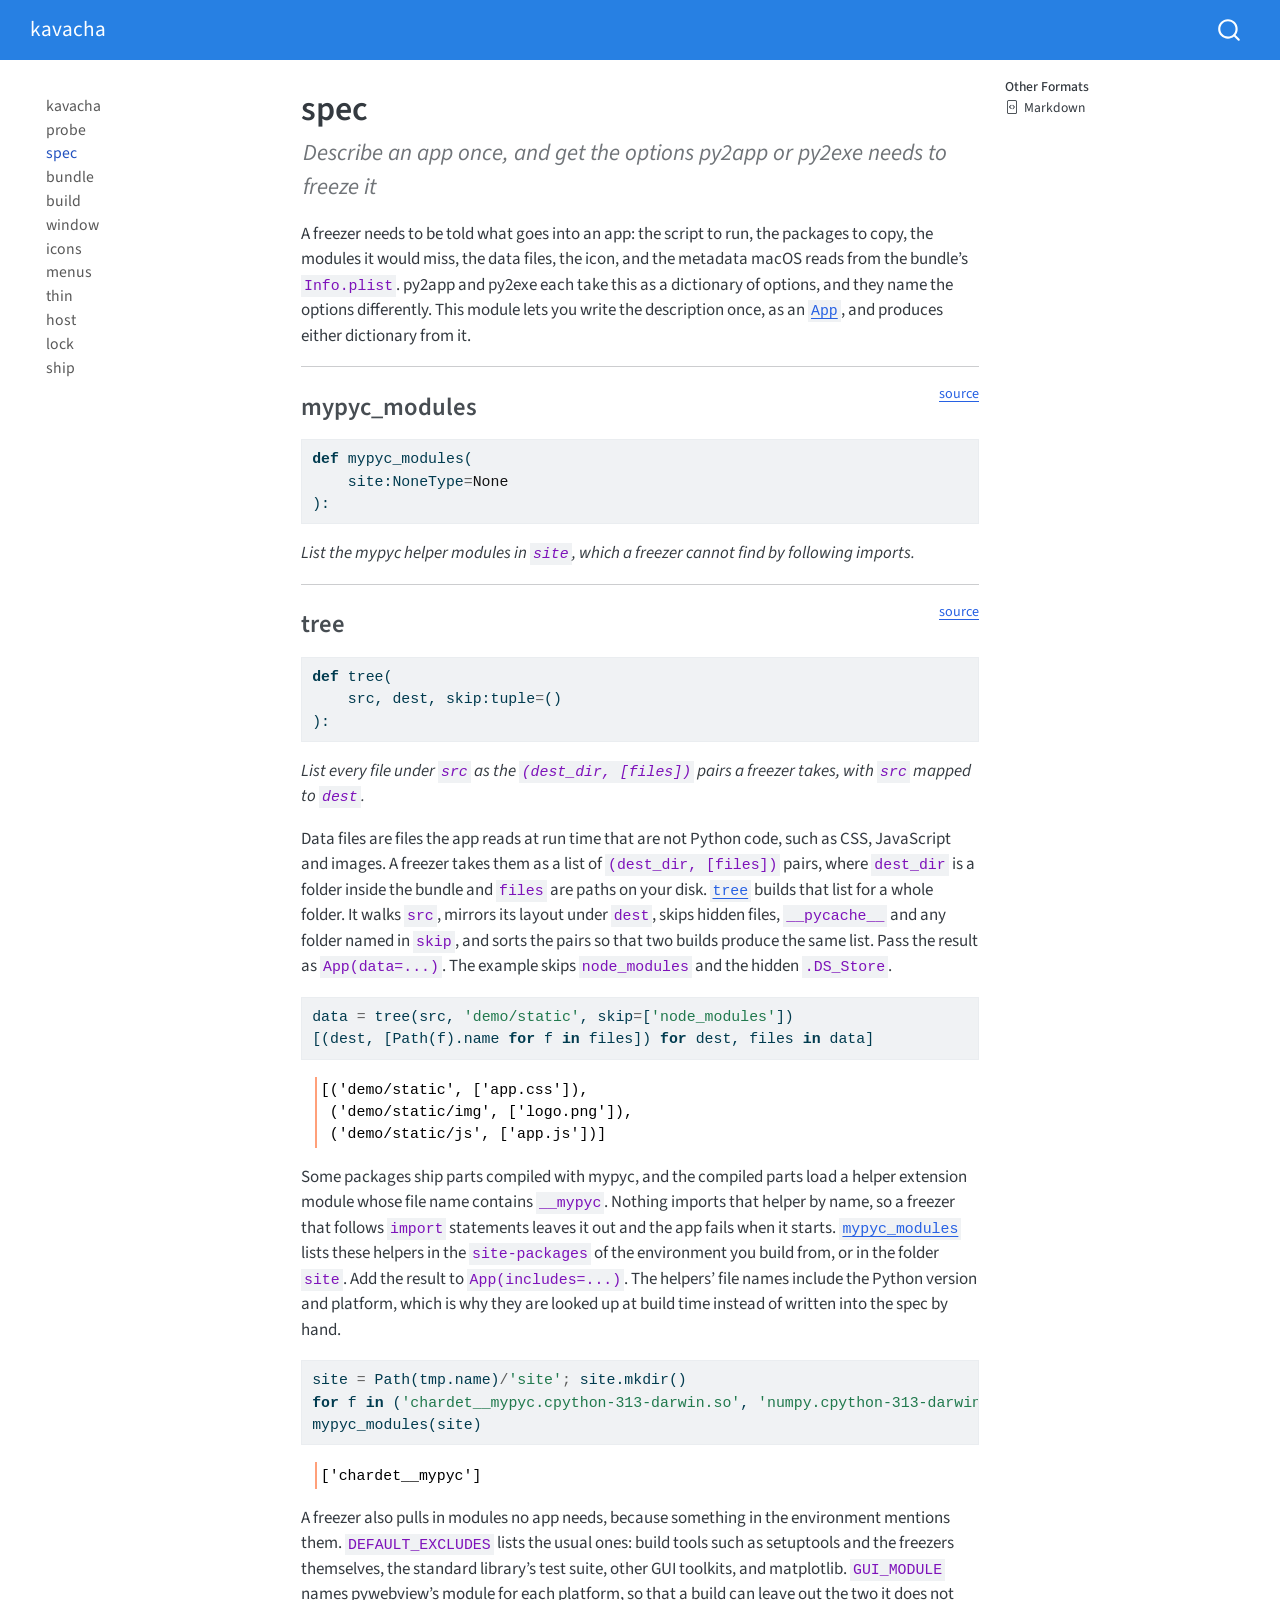
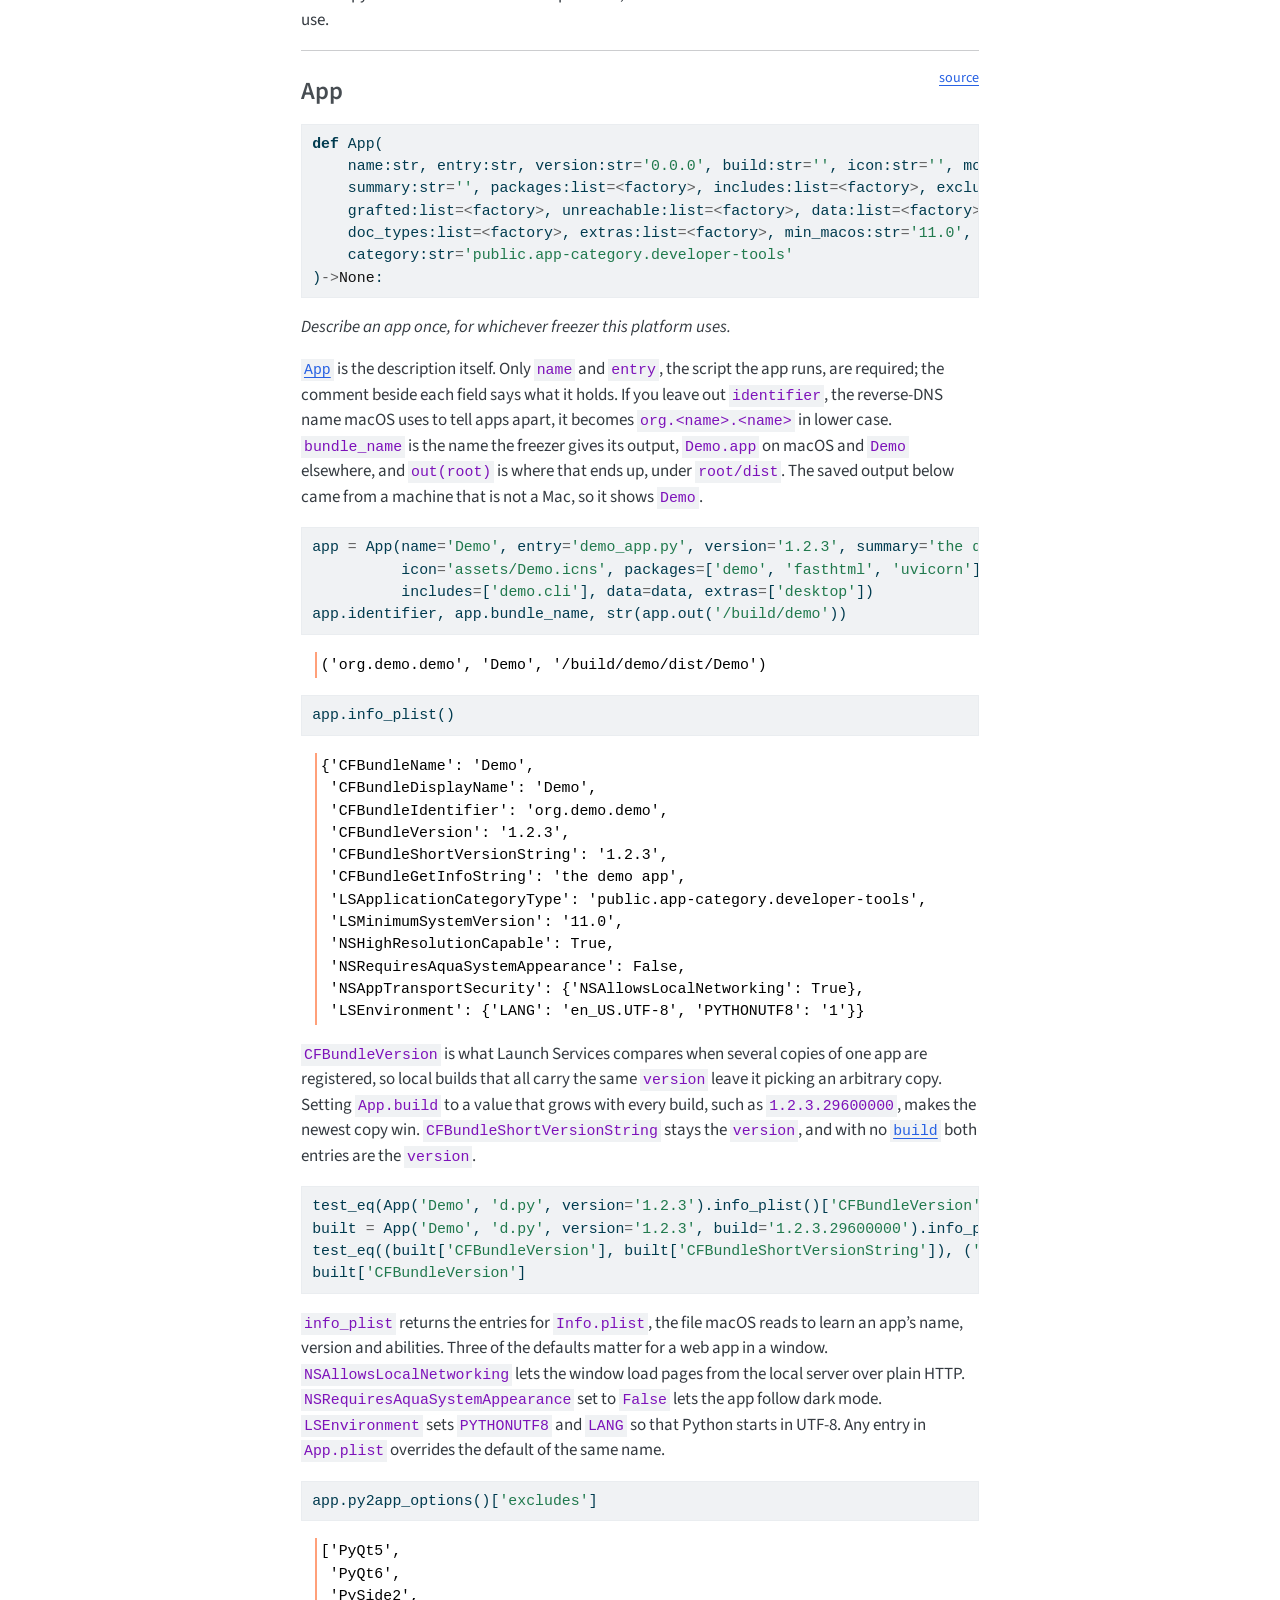
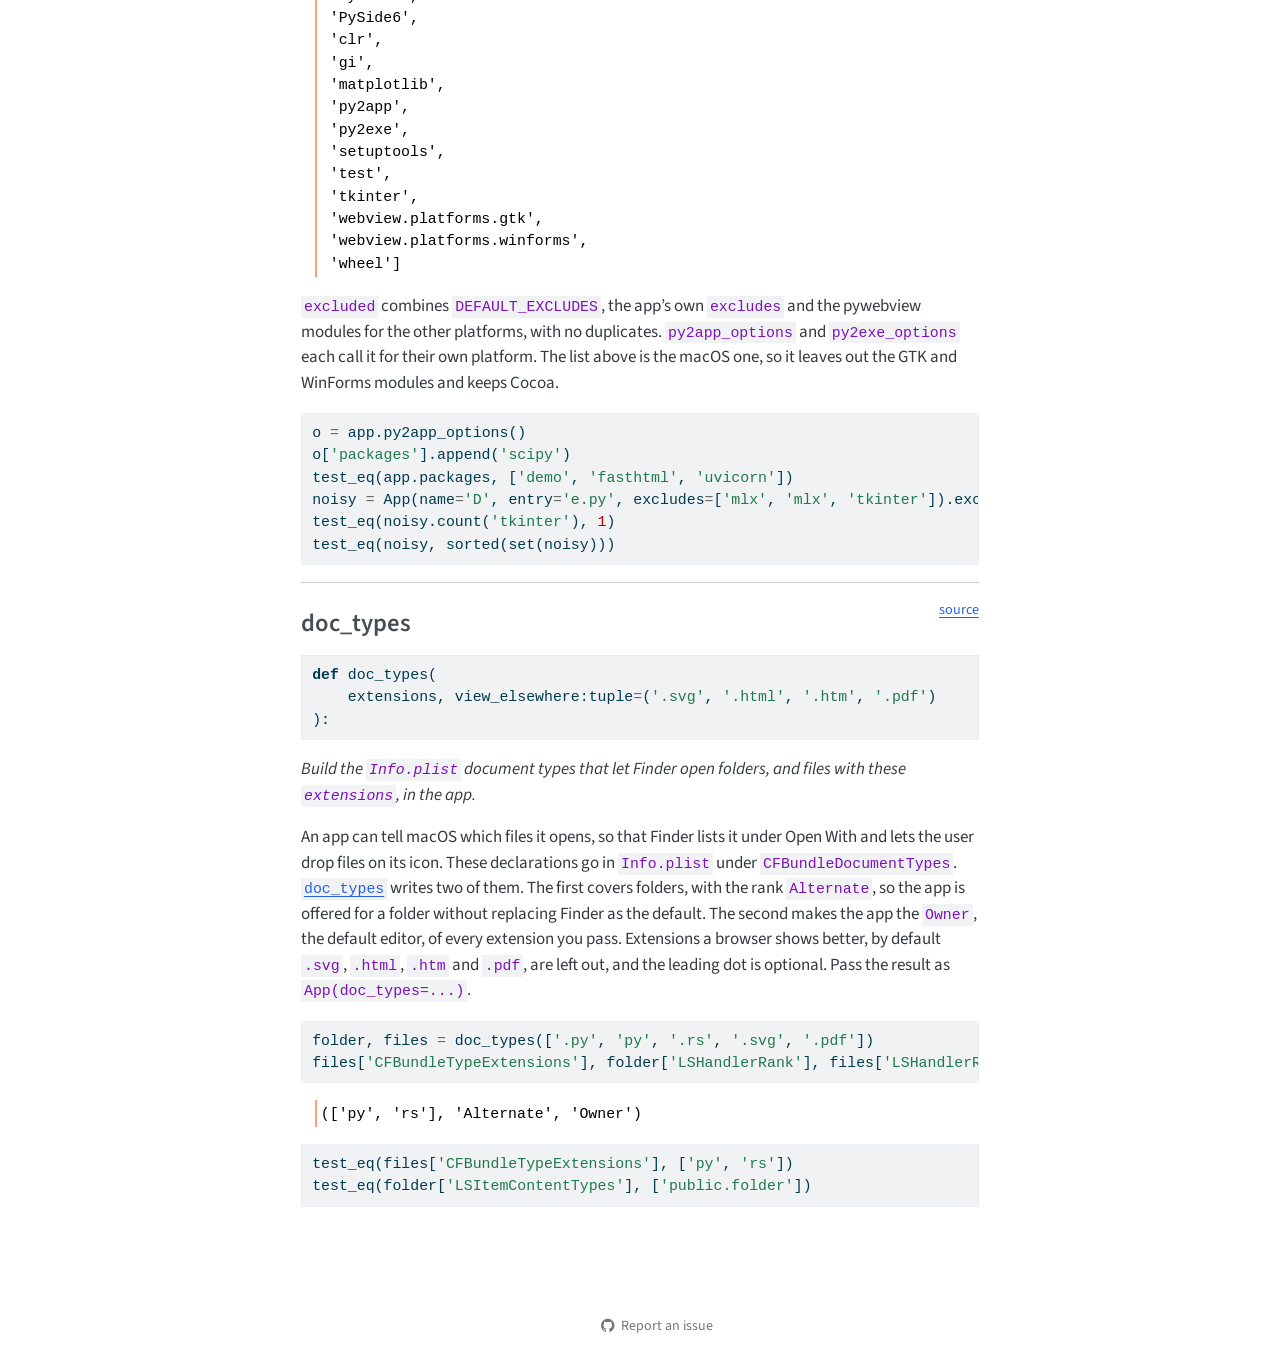
<file: spec.html>
<!DOCTYPE html>
<html xmlns="http://www.w3.org/1999/xhtml" lang="en" xml:lang="en"><head>

<meta charset="utf-8">
<meta name="generator" content="quarto-1.11.9">

<meta name="viewport" content="width=device-width, initial-scale=1.0, user-scalable=yes">

<meta name="description" content="Describe an app once, and get the options py2app or py2exe needs to freeze it">

<title>spec – kavacha</title>
<style>
/* Default styles provided by pandoc.
** See https://pandoc.org/MANUAL.html#variables-for-html for config info.
*/
span.smallcaps{font-variant: small-caps;}
div.columns{display: flex; gap: 1.5em;}
div.column{flex: auto;}
@media screen {
div.columns{gap: min(4vw, 1.5em);}
div.column{overflow-x: auto;}
}
div.hanging-indent{margin-left: 1.5em; text-indent: -1.5em;}
ul.task-list{list-style: none;}
ul.task-list li input[type="checkbox"] {
  width: 0.8em;
  margin: 0 0.8em 0.2em -1em; /* quarto-specific, see https://github.com/quarto-dev/quarto-cli/issues/4556 */ 
  vertical-align: middle;
}
/* CSS for syntax highlighting */
html { -webkit-text-size-adjust: 100%; }
pre > code.sourceCode { white-space: pre; position: relative; }
pre > code.sourceCode > span { display: inline-block; line-height: 1.25; }
pre > code.sourceCode > span:empty { height: 1.2em; }
.sourceCode { overflow: visible; }
code.sourceCode > span { color: inherit; text-decoration: inherit; }
div.sourceCode { margin: 1em 0; }
pre.sourceCode { margin: 0; }
@media screen {
div.sourceCode { overflow: auto; }
}
@media print {
pre > code.sourceCode { white-space: pre-wrap; }
pre > code.sourceCode > span { text-indent: -5em; padding-left: 5em; }
}
pre.numberSource code
  { counter-reset: source-line 0; }
pre.numberSource code > span
  { position: relative; left: -4em; counter-increment: source-line; }
pre.numberSource code > span > a:first-child::before
  { content: counter(source-line);
    position: relative; left: -1em; text-align: right; vertical-align: baseline;
    border: none; display: inline-block;
    -webkit-touch-callout: none; -webkit-user-select: none;
    -khtml-user-select: none; -moz-user-select: none;
    -ms-user-select: none; user-select: none;
    padding: 0 4px; width: 4em;
  }
pre.numberSource { margin-left: 3em;  padding-left: 4px; }
div.sourceCode
  {   }
@media screen {
pre > code.sourceCode > span > a:first-child::before { text-decoration: underline; }
}
</style>


<script src="site_libs/quarto-nav/quarto-nav.js"></script>
<script src="site_libs/quarto-nav/headroom.min.js"></script>
<script src="site_libs/clipboard/clipboard.min.js"></script>
<script src="site_libs/quarto-search/autocomplete.umd.js"></script>
<script src="site_libs/quarto-search/fuse.min.js"></script>
<script src="site_libs/quarto-search/quarto-search.js"></script>
<meta name="quarto:offset" content="./">
<script src="site_libs/quarto-html/quarto.js" type="module"></script>
<script src="site_libs/quarto-html/tabsets/tabsets.js" type="module"></script>
<script src="site_libs/quarto-html/scrollable-regions/scrollable-regions.js" type="module"></script>
<script src="site_libs/quarto-html/popper.min.js"></script>
<script src="site_libs/quarto-html/tippy.umd.min.js"></script>
<script src="site_libs/quarto-html/anchor.min.js"></script>
<link href="site_libs/quarto-html/tippy.css" rel="stylesheet">
<link href="site_libs/quarto-html/quarto-syntax-highlighting-63b5708e65d6cd79cd7618c58d0c21e7.css" rel="stylesheet" id="quarto-text-highlighting-styles">
<script src="site_libs/bootstrap/bootstrap.min.js"></script>
<link href="site_libs/bootstrap/bootstrap-icons.css" rel="stylesheet">
<link href="site_libs/bootstrap/bootstrap-f803fa4e565d46961d2a1845e6c2e3f5.min.css" rel="stylesheet" append-hash="true" id="quarto-bootstrap" data-mode="light">
<script id="quarto-search-options" type="application/json">{
  "location": "navbar",
  "copy-button": false,
  "collapse-after": 3,
  "panel-placement": "end",
  "type": "overlay",
  "limit": 50,
  "keyboard-shortcut": [
    "f",
    "/",
    "s"
  ],
  "show-item-context": false,
  "language": {
    "search-no-results-text": "No results",
    "search-matching-documents-text": "matching documents",
    "search-copy-link-title": "Copy link to search",
    "search-hide-matches-text": "Hide additional matches",
    "search-more-match-text": "more match in this document",
    "search-more-matches-text": "more matches in this document",
    "search-clear-button-title": "Clear",
    "search-text-placeholder": "",
    "search-detached-cancel-button-title": "Cancel",
    "search-submit-button-title": "Submit",
    "search-label": "Search"
  }
}</script>


<link rel="stylesheet" href="styles.css">
<meta property="og:title" content="spec – kavacha">
<meta property="og:description" content="Describe an app once, and get the options py2app or py2exe needs to freeze it">
<meta property="og:site_name" content="kavacha">
<meta name="twitter:title" content="spec – kavacha">
<meta name="twitter:description" content="Describe an app once, and get the options py2app or py2exe needs to freeze it">
<meta name="twitter:card" content="summary">
</head>

<body class="nav-sidebar floating nav-fixed quarto-light"><a id="quarto-skip-link" class="visually-hidden-focusable" href="#quarto-document-content">Skip to main content</a>

<div id="quarto-search-results"></div>
  <header id="quarto-header" class="headroom fixed-top">
    <nav class="navbar navbar-expand-lg " data-bs-theme="dark" aria-label="Site">
      <div class="navbar-container container-fluid">
      <div class="navbar-brand-container mx-auto">
    <a class="navbar-brand" href="./index.html">
    <span class="navbar-title">kavacha</span>
    </a>
  </div>
        <div class="quarto-navbar-tools tools-end">
</div>
          <div id="quarto-search" class="" title="Search"></div>
      </div> <!-- /container-fluid -->
    </nav>
  <nav class="quarto-secondary-nav" aria-label="Toolbar">
    <div class="container-fluid d-flex">
      <button type="button" class="quarto-btn-toggle btn" data-bs-toggle="collapse" role="button" data-bs-target=".quarto-sidebar-collapse-item" aria-controls="quarto-sidebar" aria-expanded="false" aria-label="Toggle sidebar navigation" onclick="if (window.quartoToggleHeadroom) { window.quartoToggleHeadroom(); }">
        <i class="bi bi-layout-text-sidebar-reverse"></i>
      </button>
        <nav class="quarto-page-breadcrumbs" aria-label="Breadcrumbs"><ol class="breadcrumb"><li class="breadcrumb-item"><a href="./spec.html">spec</a></li></ol></nav>
        <a class="flex-grow-1" data-bs-toggle="collapse" data-bs-target=".quarto-sidebar-collapse-item" onclick="if (window.quartoToggleHeadroom) { window.quartoToggleHeadroom(); }">      
        </a>
    </div>
  </nav>
</header>
<!-- content -->
<div id="quarto-content" class="quarto-container page-columns page-rows-contents page-layout-article page-navbar">
<!-- sidebar -->
  <nav id="quarto-sidebar" class="sidebar collapse collapse-horizontal quarto-sidebar-collapse-item sidebar-navigation floating overflow-auto" aria-label="Section">
    <div class="sidebar-menu-container"> 
    <ul class="list-unstyled mt-1">
        <li class="sidebar-item">
  <div class="sidebar-item-container"> 
  <a href="./index.html" class="sidebar-item-text sidebar-link">
 <span class="menu-text">kavacha</span></a>
  </div>
</li>
        <li class="sidebar-item">
  <div class="sidebar-item-container"> 
  <a href="./probe.html" class="sidebar-item-text sidebar-link">
 <span class="menu-text">probe</span></a>
  </div>
</li>
        <li class="sidebar-item">
  <div class="sidebar-item-container"> 
  <a href="./spec.html" class="sidebar-item-text sidebar-link active">
 <span class="menu-text">spec</span></a>
  </div>
</li>
        <li class="sidebar-item">
  <div class="sidebar-item-container"> 
  <a href="./bundle.html" class="sidebar-item-text sidebar-link">
 <span class="menu-text">bundle</span></a>
  </div>
</li>
        <li class="sidebar-item">
  <div class="sidebar-item-container"> 
  <a href="./build.html" class="sidebar-item-text sidebar-link">
 <span class="menu-text">build</span></a>
  </div>
</li>
        <li class="sidebar-item">
  <div class="sidebar-item-container"> 
  <a href="./window.html" class="sidebar-item-text sidebar-link">
 <span class="menu-text">window</span></a>
  </div>
</li>
        <li class="sidebar-item">
  <div class="sidebar-item-container"> 
  <a href="./icons.html" class="sidebar-item-text sidebar-link">
 <span class="menu-text">icons</span></a>
  </div>
</li>
        <li class="sidebar-item">
  <div class="sidebar-item-container"> 
  <a href="./menus.html" class="sidebar-item-text sidebar-link">
 <span class="menu-text">menus</span></a>
  </div>
</li>
        <li class="sidebar-item">
  <div class="sidebar-item-container"> 
  <a href="./thin.html" class="sidebar-item-text sidebar-link">
 <span class="menu-text">thin</span></a>
  </div>
</li>
        <li class="sidebar-item">
  <div class="sidebar-item-container"> 
  <a href="./host.html" class="sidebar-item-text sidebar-link">
 <span class="menu-text">host</span></a>
  </div>
</li>
        <li class="sidebar-item">
  <div class="sidebar-item-container"> 
  <a href="./lock.html" class="sidebar-item-text sidebar-link">
 <span class="menu-text">lock</span></a>
  </div>
</li>
        <li class="sidebar-item">
  <div class="sidebar-item-container"> 
  <a href="./ship.html" class="sidebar-item-text sidebar-link">
 <span class="menu-text">ship</span></a>
  </div>
</li>
    </ul>
    </div>
</nav>
<div id="quarto-sidebar-glass" class="quarto-sidebar-collapse-item" data-bs-toggle="collapse" data-bs-target=".quarto-sidebar-collapse-item"></div>
<!-- margin-sidebar -->
    <div id="quarto-margin-sidebar" class="sidebar margin-sidebar">
        
    <div class="quarto-alternate-formats"><h2>Other Formats</h2><ul><li><a href="spec.html.md"><i class="bi bi-file-code"></i>Markdown</a></li></ul></div></div>
<!-- main -->
<main class="content" id="quarto-document-content" tabindex="-1">

<header id="title-block-header" class="quarto-title-block default">
<div class="quarto-title">
<h1 class="title">spec</h1>
</div>

<div>
  <div class="description">
    Describe an app once, and get the options py2app or py2exe needs to freeze it
  </div>
</div>


<div class="quarto-title-meta">

    
  
    
  </div>
  


</header>


<!-- WARNING: THIS FILE WAS AUTOGENERATED! DO NOT EDIT! -->
<p>A freezer needs to be told what goes into an app: the script to run, the packages to copy, the modules it would miss, the data files, the icon, and the metadata macOS reads from the bundle’s <code>Info.plist</code>. py2app and py2exe each take this as a dictionary of options, and they name the options differently. This module lets you write the description once, as an <a href="https://vedicreader.github.io/kavacha/spec.html#app"><code>App</code></a>, and produces either dictionary from it.</p>
<div id="970afe4d" class="cell" data-quarto-private-1="{&quot;key&quot;:&quot;execution&quot;,&quot;value&quot;:{&quot;iopub.execute_input&quot;:&quot;2026-11-22T04:32:45.316768+00:00&quot;,&quot;shell.execute_reply&quot;:&quot;2026-11-22T04:32:45.390253+00:00&quot;,&quot;total&quot;:0.073489268000003}}" data-execution_count="4">
<hr>
<p><a href="https://github.com/vedicreader/kavacha/blob/main/kavacha/spec.py#L19" target="_blank" style="float:right; font-size:smaller">source</a></p>
<section id="mypyc_modules" class="level3">
<h3 class="anchored" data-anchor-id="mypyc_modules">mypyc_modules</h3>
<div class="code-copy-outer-scaffold"><div class="sourceCode" id="cb1"><pre class="sourceCode python code-with-copy"><code class="sourceCode python"><span id="cb1-1"><a href="#cb1-1" aria-hidden="true" tabindex="-1"></a><span class="kw">def</span> mypyc_modules(</span>
<span id="cb1-2"><a href="#cb1-2" aria-hidden="true" tabindex="-1"></a>    site:NoneType<span class="op">=</span><span class="va">None</span></span>
<span id="cb1-3"><a href="#cb1-3" aria-hidden="true" tabindex="-1"></a>):</span></code></pre></div><button title="Copy to Clipboard" class="code-copy-button"><i class="bi"></i></button></div>
<p><em>List the mypyc helper modules in <code>site</code>, which a freezer cannot find by following imports.</em></p>
</section>
</div>
<div id="581bd28d" class="cell" data-quarto-private-1="{&quot;key&quot;:&quot;execution&quot;,&quot;value&quot;:{&quot;iopub.execute_input&quot;:&quot;2026-11-22T04:32:45.390377+00:00&quot;,&quot;shell.execute_reply&quot;:&quot;2026-11-22T04:32:45.393720+00:00&quot;,&quot;total&quot;:0.0033462359999987257}}" data-execution_count="5">
<hr>
<p><a href="https://github.com/vedicreader/kavacha/blob/main/kavacha/spec.py#L13" target="_blank" style="float:right; font-size:smaller">source</a></p>
<section id="tree" class="level3">
<h3 class="anchored" data-anchor-id="tree">tree</h3>
<div class="code-copy-outer-scaffold"><div class="sourceCode" id="cb2"><pre class="sourceCode python code-with-copy"><code class="sourceCode python"><span id="cb2-1"><a href="#cb2-1" aria-hidden="true" tabindex="-1"></a><span class="kw">def</span> tree(</span>
<span id="cb2-2"><a href="#cb2-2" aria-hidden="true" tabindex="-1"></a>    src, dest, skip:<span class="bu">tuple</span><span class="op">=</span>()</span>
<span id="cb2-3"><a href="#cb2-3" aria-hidden="true" tabindex="-1"></a>):</span></code></pre></div><button title="Copy to Clipboard" class="code-copy-button"><i class="bi"></i></button></div>
<p><em>List every file under <code>src</code> as the <code>(dest_dir, [files])</code> pairs a freezer takes, with <code>src</code> mapped to <code>dest</code>.</em></p>
</section>
</div>
<p>Data files are files the app reads at run time that are not Python code, such as CSS, JavaScript and images. A freezer takes them as a list of <code>(dest_dir, [files])</code> pairs, where <code>dest_dir</code> is a folder inside the bundle and <code>files</code> are paths on your disk. <a href="https://vedicreader.github.io/kavacha/spec.html#tree"><code>tree</code></a> builds that list for a whole folder. It walks <code>src</code>, mirrors its layout under <code>dest</code>, skips hidden files, <code>__pycache__</code> and any folder named in <code>skip</code>, and sorts the pairs so that two builds produce the same list. Pass the result as <code>App(data=...)</code>. The example skips <code>node_modules</code> and the hidden <code>.DS_Store</code>.</p>
<div id="c8547924" class="cell">
<div class="code-copy-outer-scaffold"><div class="sourceCode cell-code" id="cb3"><pre class="sourceCode python code-with-copy"><code class="sourceCode python"><span id="cb3-1"><a href="#cb3-1" aria-hidden="true" tabindex="-1"></a>data <span class="op">=</span> tree(src, <span class="st">'demo/static'</span>, skip<span class="op">=</span>[<span class="st">'node_modules'</span>])</span>
<span id="cb3-2"><a href="#cb3-2" aria-hidden="true" tabindex="-1"></a>[(dest, [Path(f).name <span class="cf">for</span> f <span class="kw">in</span> files]) <span class="cf">for</span> dest, files <span class="kw">in</span> data]</span></code></pre></div><button title="Copy to Clipboard" class="code-copy-button"><i class="bi"></i></button></div>
<div class="cell-output cell-output-display">
<pre><code>[('demo/static', ['app.css']),
 ('demo/static/img', ['logo.png']),
 ('demo/static/js', ['app.js'])]</code></pre>
</div>
</div>
<p>Some packages ship parts compiled with mypyc, and the compiled parts load a helper extension module whose file name contains <code>__mypyc</code>. Nothing imports that helper by name, so a freezer that follows <code>import</code> statements leaves it out and the app fails when it starts. <a href="https://vedicreader.github.io/kavacha/spec.html#mypyc_modules"><code>mypyc_modules</code></a> lists these helpers in the <code>site-packages</code> of the environment you build from, or in the folder <code>site</code>. Add the result to <code>App(includes=...)</code>. The helpers’ file names include the Python version and platform, which is why they are looked up at build time instead of written into the spec by hand.</p>
<div id="a0d8caa6" class="cell">
<div class="code-copy-outer-scaffold"><div class="sourceCode cell-code" id="cb5"><pre class="sourceCode python code-with-copy"><code class="sourceCode python"><span id="cb5-1"><a href="#cb5-1" aria-hidden="true" tabindex="-1"></a>site <span class="op">=</span> Path(tmp.name)<span class="op">/</span><span class="st">'site'</span><span class="op">;</span> site.mkdir()</span>
<span id="cb5-2"><a href="#cb5-2" aria-hidden="true" tabindex="-1"></a><span class="cf">for</span> f <span class="kw">in</span> (<span class="st">'chardet__mypyc.cpython-313-darwin.so'</span>, <span class="st">'numpy.cpython-313-darwin.so'</span>): (site<span class="op">/</span>f).write_text(<span class="st">''</span>)</span>
<span id="cb5-3"><a href="#cb5-3" aria-hidden="true" tabindex="-1"></a>mypyc_modules(site)</span></code></pre></div><button title="Copy to Clipboard" class="code-copy-button"><i class="bi"></i></button></div>
<div class="cell-output cell-output-display">
<pre><code>['chardet__mypyc']</code></pre>
</div>
</div>
<p>A freezer also pulls in modules no app needs, because something in the environment mentions them. <code>DEFAULT_EXCLUDES</code> lists the usual ones: build tools such as setuptools and the freezers themselves, the standard library’s test suite, other GUI toolkits, and matplotlib. <code>GUI_MODULE</code> names pywebview’s module for each platform, so that a build can leave out the two it does not use.</p>
<div id="ff07f52d" class="cell" data-quarto-private-1="{&quot;key&quot;:&quot;execution&quot;,&quot;value&quot;:{&quot;iopub.execute_input&quot;:&quot;2026-11-22T04:32:45.400164+00:00&quot;,&quot;shell.execute_reply&quot;:&quot;2026-11-22T04:32:45.403113+00:00&quot;,&quot;total&quot;:0.002951363000001095}}" data-execution_count="8">
<hr>
<p><a href="https://github.com/vedicreader/kavacha/blob/main/kavacha/spec.py#L35" target="_blank" style="float:right; font-size:smaller">source</a></p>
<section id="app" class="level3">
<h3 class="anchored" data-anchor-id="app">App</h3>
<div class="code-copy-outer-scaffold"><div class="sourceCode" id="cb7"><pre class="sourceCode python code-with-copy"><code class="sourceCode python"><span id="cb7-1"><a href="#cb7-1" aria-hidden="true" tabindex="-1"></a><span class="kw">def</span> App(</span>
<span id="cb7-2"><a href="#cb7-2" aria-hidden="true" tabindex="-1"></a>    name:<span class="bu">str</span>, entry:<span class="bu">str</span>, version:<span class="bu">str</span><span class="op">=</span><span class="st">'0.0.0'</span>, build:<span class="bu">str</span><span class="op">=</span><span class="st">''</span>, icon:<span class="bu">str</span><span class="op">=</span><span class="st">''</span>, modern_icon:<span class="bu">str</span><span class="op">=</span><span class="st">''</span>, identifier:<span class="bu">str</span><span class="op">=</span><span class="st">''</span>,</span>
<span id="cb7-3"><a href="#cb7-3" aria-hidden="true" tabindex="-1"></a>    summary:<span class="bu">str</span><span class="op">=</span><span class="st">''</span>, packages:<span class="bu">list</span><span class="op">=&lt;</span>factory<span class="op">&gt;</span>, includes:<span class="bu">list</span><span class="op">=&lt;</span>factory<span class="op">&gt;</span>, excludes:<span class="bu">list</span><span class="op">=&lt;</span>factory<span class="op">&gt;</span>,</span>
<span id="cb7-4"><a href="#cb7-4" aria-hidden="true" tabindex="-1"></a>    grafted:<span class="bu">list</span><span class="op">=&lt;</span>factory<span class="op">&gt;</span>, unreachable:<span class="bu">list</span><span class="op">=&lt;</span>factory<span class="op">&gt;</span>, data:<span class="bu">list</span><span class="op">=&lt;</span>factory<span class="op">&gt;</span>, plist:<span class="bu">dict</span><span class="op">=&lt;</span>factory<span class="op">&gt;</span>,</span>
<span id="cb7-5"><a href="#cb7-5" aria-hidden="true" tabindex="-1"></a>    doc_types:<span class="bu">list</span><span class="op">=&lt;</span>factory<span class="op">&gt;</span>, extras:<span class="bu">list</span><span class="op">=&lt;</span>factory<span class="op">&gt;</span>, min_macos:<span class="bu">str</span><span class="op">=</span><span class="st">'11.0'</span>,</span>
<span id="cb7-6"><a href="#cb7-6" aria-hidden="true" tabindex="-1"></a>    category:<span class="bu">str</span><span class="op">=</span><span class="st">'public.app-category.developer-tools'</span></span>
<span id="cb7-7"><a href="#cb7-7" aria-hidden="true" tabindex="-1"></a>)<span class="op">-&gt;</span><span class="va">None</span>:</span></code></pre></div><button title="Copy to Clipboard" class="code-copy-button"><i class="bi"></i></button></div>
<p><em>Describe an app once, for whichever freezer this platform uses.</em></p>
</section>
</div>
<p><a href="https://vedicreader.github.io/kavacha/spec.html#app"><code>App</code></a> is the description itself. Only <code>name</code> and <code>entry</code>, the script the app runs, are required; the comment beside each field says what it holds. If you leave out <code>identifier</code>, the reverse-DNS name macOS uses to tell apps apart, it becomes <code>org.&lt;name&gt;.&lt;name&gt;</code> in lower case. <code>bundle_name</code> is the name the freezer gives its output, <code>Demo.app</code> on macOS and <code>Demo</code> elsewhere, and <code>out(root)</code> is where that ends up, under <code>root/dist</code>. The saved output below came from a machine that is not a Mac, so it shows <code>Demo</code>.</p>
<div id="e55e01b8" class="cell">
<div class="code-copy-outer-scaffold"><div class="sourceCode cell-code" id="cb8"><pre class="sourceCode python code-with-copy"><code class="sourceCode python"><span id="cb8-1"><a href="#cb8-1" aria-hidden="true" tabindex="-1"></a>app <span class="op">=</span> App(name<span class="op">=</span><span class="st">'Demo'</span>, entry<span class="op">=</span><span class="st">'demo_app.py'</span>, version<span class="op">=</span><span class="st">'1.2.3'</span>, summary<span class="op">=</span><span class="st">'the demo app'</span>,</span>
<span id="cb8-2"><a href="#cb8-2" aria-hidden="true" tabindex="-1"></a>          icon<span class="op">=</span><span class="st">'assets/Demo.icns'</span>, packages<span class="op">=</span>[<span class="st">'demo'</span>, <span class="st">'fasthtml'</span>, <span class="st">'uvicorn'</span>],</span>
<span id="cb8-3"><a href="#cb8-3" aria-hidden="true" tabindex="-1"></a>          includes<span class="op">=</span>[<span class="st">'demo.cli'</span>], data<span class="op">=</span>data, extras<span class="op">=</span>[<span class="st">'desktop'</span>])</span>
<span id="cb8-4"><a href="#cb8-4" aria-hidden="true" tabindex="-1"></a>app.identifier, app.bundle_name, <span class="bu">str</span>(app.out(<span class="st">'/build/demo'</span>))</span></code></pre></div><button title="Copy to Clipboard" class="code-copy-button"><i class="bi"></i></button></div>
<div class="cell-output cell-output-display">
<pre><code>('org.demo.demo', 'Demo', '/build/demo/dist/Demo')</code></pre>
</div>
</div>
<div id="7df99abb" class="cell">
<div class="code-copy-outer-scaffold"><div class="sourceCode cell-code" id="cb10"><pre class="sourceCode python code-with-copy"><code class="sourceCode python"><span id="cb10-1"><a href="#cb10-1" aria-hidden="true" tabindex="-1"></a>app.info_plist()</span></code></pre></div><button title="Copy to Clipboard" class="code-copy-button"><i class="bi"></i></button></div>
<div class="cell-output cell-output-display">
<pre><code>{'CFBundleName': 'Demo',
 'CFBundleDisplayName': 'Demo',
 'CFBundleIdentifier': 'org.demo.demo',
 'CFBundleVersion': '1.2.3',
 'CFBundleShortVersionString': '1.2.3',
 'CFBundleGetInfoString': 'the demo app',
 'LSApplicationCategoryType': 'public.app-category.developer-tools',
 'LSMinimumSystemVersion': '11.0',
 'NSHighResolutionCapable': True,
 'NSRequiresAquaSystemAppearance': False,
 'NSAppTransportSecurity': {'NSAllowsLocalNetworking': True},
 'LSEnvironment': {'LANG': 'en_US.UTF-8', 'PYTHONUTF8': '1'}}</code></pre>
</div>
</div>
<p><code>CFBundleVersion</code> is what Launch Services compares when several copies of one app are registered, so local builds that all carry the same <code>version</code> leave it picking an arbitrary copy. Setting <code>App.build</code> to a value that grows with every build, such as <code>1.2.3.29600000</code>, makes the newest copy win. <code>CFBundleShortVersionString</code> stays the <code>version</code>, and with no <a href="https://vedicreader.github.io/kavacha/build.html#build"><code>build</code></a> both entries are the <code>version</code>.</p>
<div id="c5c2bc78" class="cell">
<div class="code-copy-outer-scaffold"><div class="sourceCode cell-code" id="cb12"><pre class="sourceCode python code-with-copy"><code class="sourceCode python"><span id="cb12-1"><a href="#cb12-1" aria-hidden="true" tabindex="-1"></a>test_eq(App(<span class="st">'Demo'</span>, <span class="st">'d.py'</span>, version<span class="op">=</span><span class="st">'1.2.3'</span>).info_plist()[<span class="st">'CFBundleVersion'</span>], <span class="st">'1.2.3'</span>)</span>
<span id="cb12-2"><a href="#cb12-2" aria-hidden="true" tabindex="-1"></a>built <span class="op">=</span> App(<span class="st">'Demo'</span>, <span class="st">'d.py'</span>, version<span class="op">=</span><span class="st">'1.2.3'</span>, build<span class="op">=</span><span class="st">'1.2.3.29600000'</span>).info_plist()</span>
<span id="cb12-3"><a href="#cb12-3" aria-hidden="true" tabindex="-1"></a>test_eq((built[<span class="st">'CFBundleVersion'</span>], built[<span class="st">'CFBundleShortVersionString'</span>]), (<span class="st">'1.2.3.29600000'</span>, <span class="st">'1.2.3'</span>))</span>
<span id="cb12-4"><a href="#cb12-4" aria-hidden="true" tabindex="-1"></a>built[<span class="st">'CFBundleVersion'</span>]</span></code></pre></div><button title="Copy to Clipboard" class="code-copy-button"><i class="bi"></i></button></div>
</div>
<p><code>info_plist</code> returns the entries for <code>Info.plist</code>, the file macOS reads to learn an app’s name, version and abilities. Three of the defaults matter for a web app in a window. <code>NSAllowsLocalNetworking</code> lets the window load pages from the local server over plain HTTP. <code>NSRequiresAquaSystemAppearance</code> set to <code>False</code> lets the app follow dark mode. <code>LSEnvironment</code> sets <code>PYTHONUTF8</code> and <code>LANG</code> so that Python starts in UTF-8. Any entry in <code>App.plist</code> overrides the default of the same name.</p>
<div id="62ec55c9" class="cell">
<div class="code-copy-outer-scaffold"><div class="sourceCode cell-code" id="cb13"><pre class="sourceCode python code-with-copy"><code class="sourceCode python"><span id="cb13-1"><a href="#cb13-1" aria-hidden="true" tabindex="-1"></a>app.py2app_options()[<span class="st">'excludes'</span>]</span></code></pre></div><button title="Copy to Clipboard" class="code-copy-button"><i class="bi"></i></button></div>
<div class="cell-output cell-output-display">
<pre><code>['PyQt5',
 'PyQt6',
 'PySide2',
 'PySide6',
 'clr',
 'gi',
 'matplotlib',
 'py2app',
 'py2exe',
 'setuptools',
 'test',
 'tkinter',
 'webview.platforms.gtk',
 'webview.platforms.winforms',
 'wheel']</code></pre>
</div>
</div>
<p><code>excluded</code> combines <code>DEFAULT_EXCLUDES</code>, the app’s own <code>excludes</code> and the pywebview modules for the other platforms, with no duplicates. <code>py2app_options</code> and <code>py2exe_options</code> each call it for their own platform. The list above is the macOS one, so it leaves out the GTK and WinForms modules and keeps Cocoa.</p>
<div id="b936c6dc" class="cell">
<div class="code-copy-outer-scaffold"><div class="sourceCode cell-code" id="cb15"><pre class="sourceCode python code-with-copy"><code class="sourceCode python"><span id="cb15-1"><a href="#cb15-1" aria-hidden="true" tabindex="-1"></a>o <span class="op">=</span> app.py2app_options()</span>
<span id="cb15-2"><a href="#cb15-2" aria-hidden="true" tabindex="-1"></a>o[<span class="st">'packages'</span>].append(<span class="st">'scipy'</span>)</span>
<span id="cb15-3"><a href="#cb15-3" aria-hidden="true" tabindex="-1"></a>test_eq(app.packages, [<span class="st">'demo'</span>, <span class="st">'fasthtml'</span>, <span class="st">'uvicorn'</span>])</span>
<span id="cb15-4"><a href="#cb15-4" aria-hidden="true" tabindex="-1"></a>noisy <span class="op">=</span> App(name<span class="op">=</span><span class="st">'D'</span>, entry<span class="op">=</span><span class="st">'e.py'</span>, excludes<span class="op">=</span>[<span class="st">'mlx'</span>, <span class="st">'mlx'</span>, <span class="st">'tkinter'</span>]).excluded(<span class="st">'darwin'</span>)</span>
<span id="cb15-5"><a href="#cb15-5" aria-hidden="true" tabindex="-1"></a>test_eq(noisy.count(<span class="st">'tkinter'</span>), <span class="dv">1</span>)</span>
<span id="cb15-6"><a href="#cb15-6" aria-hidden="true" tabindex="-1"></a>test_eq(noisy, <span class="bu">sorted</span>(<span class="bu">set</span>(noisy)))</span></code></pre></div><button title="Copy to Clipboard" class="code-copy-button"><i class="bi"></i></button></div>
</div>
<div id="a38bced9" class="cell" data-quarto-private-1="{&quot;key&quot;:&quot;execution&quot;,&quot;value&quot;:{&quot;iopub.execute_input&quot;:&quot;2026-11-22T04:32:45.404923+00:00&quot;,&quot;shell.execute_reply&quot;:&quot;2026-11-22T04:32:45.407715+00:00&quot;,&quot;total&quot;:0.002794070000000204}}" data-execution_count="10">
<hr>
<p><a href="https://github.com/vedicreader/kavacha/blob/main/kavacha/spec.py#L99" target="_blank" style="float:right; font-size:smaller">source</a></p>
<section id="doc_types" class="level3">
<h3 class="anchored" data-anchor-id="doc_types">doc_types</h3>
<div class="code-copy-outer-scaffold"><div class="sourceCode" id="cb16"><pre class="sourceCode python code-with-copy"><code class="sourceCode python"><span id="cb16-1"><a href="#cb16-1" aria-hidden="true" tabindex="-1"></a><span class="kw">def</span> doc_types(</span>
<span id="cb16-2"><a href="#cb16-2" aria-hidden="true" tabindex="-1"></a>    extensions, view_elsewhere:<span class="bu">tuple</span><span class="op">=</span>(<span class="st">'.svg'</span>, <span class="st">'.html'</span>, <span class="st">'.htm'</span>, <span class="st">'.pdf'</span>)</span>
<span id="cb16-3"><a href="#cb16-3" aria-hidden="true" tabindex="-1"></a>):</span></code></pre></div><button title="Copy to Clipboard" class="code-copy-button"><i class="bi"></i></button></div>
<p><em>Build the <code>Info.plist</code> document types that let Finder open folders, and files with these <code>extensions</code>, in the app.</em></p>
</section>
</div>
<p>An app can tell macOS which files it opens, so that Finder lists it under Open With and lets the user drop files on its icon. These declarations go in <code>Info.plist</code> under <code>CFBundleDocumentTypes</code>. <a href="https://vedicreader.github.io/kavacha/spec.html#doc_types"><code>doc_types</code></a> writes two of them. The first covers folders, with the rank <code>Alternate</code>, so the app is offered for a folder without replacing Finder as the default. The second makes the app the <code>Owner</code>, the default editor, of every extension you pass. Extensions a browser shows better, by default <code>.svg</code>, <code>.html</code>, <code>.htm</code> and <code>.pdf</code>, are left out, and the leading dot is optional. Pass the result as <code>App(doc_types=...)</code>.</p>
<div id="d756ddd4" class="cell">
<div class="code-copy-outer-scaffold"><div class="sourceCode cell-code" id="cb17"><pre class="sourceCode python code-with-copy"><code class="sourceCode python"><span id="cb17-1"><a href="#cb17-1" aria-hidden="true" tabindex="-1"></a>folder, files <span class="op">=</span> doc_types([<span class="st">'.py'</span>, <span class="st">'py'</span>, <span class="st">'.rs'</span>, <span class="st">'.svg'</span>, <span class="st">'.pdf'</span>])</span>
<span id="cb17-2"><a href="#cb17-2" aria-hidden="true" tabindex="-1"></a>files[<span class="st">'CFBundleTypeExtensions'</span>], folder[<span class="st">'LSHandlerRank'</span>], files[<span class="st">'LSHandlerRank'</span>]</span></code></pre></div><button title="Copy to Clipboard" class="code-copy-button"><i class="bi"></i></button></div>
<div class="cell-output cell-output-display">
<pre><code>(['py', 'rs'], 'Alternate', 'Owner')</code></pre>
</div>
</div>
<div id="2512b3dc" class="cell">
<div class="code-copy-outer-scaffold"><div class="sourceCode cell-code" id="cb19"><pre class="sourceCode python code-with-copy"><code class="sourceCode python"><span id="cb19-1"><a href="#cb19-1" aria-hidden="true" tabindex="-1"></a>test_eq(files[<span class="st">'CFBundleTypeExtensions'</span>], [<span class="st">'py'</span>, <span class="st">'rs'</span>])</span>
<span id="cb19-2"><a href="#cb19-2" aria-hidden="true" tabindex="-1"></a>test_eq(folder[<span class="st">'LSItemContentTypes'</span>], [<span class="st">'public.folder'</span>])</span></code></pre></div><button title="Copy to Clipboard" class="code-copy-button"><i class="bi"></i></button></div>
</div>



</main> <!-- /main -->
<script id="quarto-html-after-body" type="application/javascript">
  window.document.addEventListener("DOMContentLoaded", function (event) {
    const icon = "";
    const anchorJS = new window.AnchorJS();
    anchorJS.options = {
      placement: 'right',
      icon: icon
    };
    anchorJS.add('.anchored');
    const isCodeAnnotation = (el) => {
      for (const clz of el.classList) {
        if (clz.startsWith('code-annotation-')) {                     
          return true;
        }
      }
      return false;
    }
    const onCopySuccess = function(e) {
      // button target
      const button = e.trigger;
      // don't keep focus
      button.blur();
      // flash "checked"
      button.classList.add('code-copy-button-checked');
      var currentTitle = button.getAttribute("title");
      button.setAttribute("title", "Copied!");
      let tooltip;
      if (window.bootstrap) {
        button.setAttribute("data-bs-toggle", "tooltip");
        button.setAttribute("data-bs-placement", "left");
        button.setAttribute("data-bs-title", "Copied!");
        tooltip = new bootstrap.Tooltip(button, 
          { trigger: "manual", 
            customClass: "code-copy-button-tooltip",
            offset: [0, -8]});
        tooltip.show();    
      }
      setTimeout(function() {
        if (tooltip) {
          tooltip.hide();
          button.removeAttribute("data-bs-title");
          button.removeAttribute("data-bs-toggle");
          button.removeAttribute("data-bs-placement");
        }
        button.setAttribute("title", currentTitle);
        button.classList.remove('code-copy-button-checked');
      }, 1000);
      // clear code selection
      e.clearSelection();
    }
    const getTextToCopy = function(trigger) {
      const outerScaffold = trigger.parentElement.cloneNode(true);
      const codeEl = outerScaffold.querySelector('code');
      for (const childEl of codeEl.children) {
        if (isCodeAnnotation(childEl)) {
          childEl.remove();
        }
      }
      return codeEl.innerText;
    }
    const clipboard = new window.ClipboardJS('.code-copy-button:not([data-in-quarto-modal])', {
      text: getTextToCopy
    });
    clipboard.on('success', onCopySuccess);
    if (window.document.getElementById('quarto-embedded-source-code-modal')) {
      const clipboardModal = new window.ClipboardJS('.code-copy-button[data-in-quarto-modal]', {
        text: getTextToCopy,
        container: window.document.getElementById('quarto-embedded-source-code-modal')
      });
      clipboardModal.on('success', onCopySuccess);
    }
      var localhostRegex = new RegExp(/^(?:http|https):\/\/localhost\:?[0-9]*\//);
      var mailtoRegex = new RegExp(/^mailto:/);
        var filterRegex = new RegExp("https:\/\/vedicreader\.github\.io\/kavacha");
      var isInternal = (href) => {
          return filterRegex.test(href) || localhostRegex.test(href) || mailtoRegex.test(href);
      }
      // Inspect non-navigation links and adorn them if external
      window.quartoDecorateExternalLinks = function (root) {
     var links = (root || window.document).querySelectorAll('a[href]:not(.nav-link):not(.navbar-brand):not(.toc-action):not(.sidebar-link):not(.sidebar-item-toggle):not(.pagination-link):not(.no-external):not([aria-hidden]):not(.dropdown-item):not(.quarto-navigation-tool):not(.about-link)');
      for (var i=0; i<links.length; i++) {
        const link = links[i];
        if (!isInternal(link.href)) {
          // undo the damage that might have been done by quarto-nav.js in the case of
          // links that we want to consider external
          if (link.dataset.originalHref !== undefined) {
            link.href = link.dataset.originalHref;
          }
          if (!link.classList.contains('no-external-icon')) {
          }
        }
      }
      };
      window.quartoDecorateExternalLinks(window.document);
    // Esc closes the popup (WCAG 1.4.13) and focus leaving both trigger and
    // popup closes it (WCAG 2.4.11); tippy handles neither for interactive popups.
    const hideOnEscAndFocusOut = {
      name: 'hideOnEscAndFocusOut',
      defaultValue: true,
      fn(instance) {
        const dismiss = () => {
          // A show scheduled by the trigger delay would otherwise reopen it
          instance.clearDelayTimeouts();
          instance.hide();
        };
        const onKeyDown = (event) => {
          if (event.key !== 'Escape') {
            return;
          }
          // Keep Esc from also reaching page handlers (e.g. reveal.js overview),
          // except an open reveal.js slide menu, which Esc should close too.
          // The menu handles keys only when its keyboard option is on.
          const menuHandlesEsc = window.Reveal?.getPlugin?.('menu')?.isOpen() &&
            window.Reveal.getConfig().menu?.keyboard !== false;
          if (!menuHandlesEsc) {
            event.stopPropagation();
          }
          if (instance.popper.contains(window.document.activeElement)) {
            // Disabled while refocusing so the focus trigger does not reopen it
            instance.disable();
            instance.reference.focus();
            instance.enable();
          }
          dismiss();
        };
        const onFocusOut = (event) => {
          const target = event.relatedTarget;
          if (target && !instance.reference.contains(target) &&
              !instance.popper.contains(target)) {
            dismiss();
          }
        };
        // On the trigger too: a click trigger (code-annotations: select) has no
        // blur handling. Attached for the instance's lifetime so leaving the
        // trigger also cancels a show still pending on the trigger delay.
        instance.reference.addEventListener('focusout', onFocusOut);
        return {
          onShow() {
            window.document.addEventListener('keydown', onKeyDown, true);
            instance.popper.addEventListener('focusout', onFocusOut);
          },
          onHide() {
            window.document.removeEventListener('keydown', onKeyDown, true);
            instance.popper.removeEventListener('focusout', onFocusOut);
          },
          onDestroy() {
            instance.reference.removeEventListener('focusout', onFocusOut);
          },
        };
      },
    };
    function tippyHover(el, contentFn, onTriggerFn, onUntriggerFn) {
      const config = {
        allowHTML: true,
        maxWidth: 500,
        delay: 100,
        arrow: false,
        appendTo: function(el) {
            return el.parentElement;
        },
        interactive: true,
        interactiveBorder: 10,
        theme: 'quarto',
        placement: 'bottom-start',
        plugins: [hideOnEscAndFocusOut],
      };
      if (contentFn) {
        config.content = contentFn;
      }
      if (onTriggerFn) {
        config.onTrigger = onTriggerFn;
      }
      if (onUntriggerFn) {
        config.onUntrigger = onUntriggerFn;
      }
      window.tippy(el, config); 
    }
    const noterefs = window.document.querySelectorAll('a[role="doc-noteref"]');
    for (var i=0; i<noterefs.length; i++) {
      const ref = noterefs[i];
      tippyHover(ref, function() {
        // use id or data attribute instead here
        let href = ref.getAttribute('data-footnote-href') || ref.getAttribute('href');
        try { href = new URL(href).hash; } catch {}
        const id = href.replace(/^#\/?/, "");
        const note = window.document.getElementById(id);
        if (note) {
          return note.innerHTML;
        } else {
          return "";
        }
      });
    }
    const xrefs = window.document.querySelectorAll('a.quarto-xref');
    const processXRef = (id, note) => {
      // Strip column container classes
      const stripColumnClz = (el) => {
        el.classList.remove("page-full", "page-columns");
        if (el.children) {
          for (const child of el.children) {
            stripColumnClz(child);
          }
        }
      }
      stripColumnClz(note)
      if (id === null || id.startsWith('sec-')) {
        // Special case sections, only their first couple elements
        const container = document.createElement("div");
        if (note.children && note.children.length > 2) {
          container.appendChild(note.children[0].cloneNode(true));
          for (let i = 1; i < note.children.length; i++) {
            const child = note.children[i];
            if (child.tagName === "P" && child.innerText === "") {
              continue;
            } else {
              container.appendChild(child.cloneNode(true));
              break;
            }
          }
          if (window.Quarto?.typesetMath) {
            window.Quarto.typesetMath(container);
          }
          return container.innerHTML
        } else {
          if (window.Quarto?.typesetMath) {
            window.Quarto.typesetMath(note);
          }
          return note.innerHTML;
        }
      } else {
        // Remove any anchor links if they are present
        const anchorLink = note.querySelector('a.anchorjs-link');
        if (anchorLink) {
          anchorLink.remove();
        }
        if (window.Quarto?.typesetMath) {
          window.Quarto.typesetMath(note);
        }
        if (note.classList.contains("callout")) {
          return note.outerHTML;
        } else {
          return note.innerHTML;
        }
      }
    }
    for (var i=0; i<xrefs.length; i++) {
      const xref = xrefs[i];
      tippyHover(xref, undefined, function(instance) {
        instance.disable();
        let url = xref.getAttribute('href');
        let hash = undefined; 
        if (url.startsWith('#')) {
          hash = url;
        } else {
          try { hash = new URL(url).hash; } catch {}
        }
        if (hash) {
          const id = hash.replace(/^#\/?/, "");
          const note = window.document.getElementById(id);
          if (note !== null) {
            try {
              const html = processXRef(id, note.cloneNode(true));
              instance.setContent(html);
            } finally {
              instance.enable();
              instance.show();
            }
          } else {
            // See if we can fetch this
            fetch(url.split('#')[0])
            .then(res => res.text())
            .then(html => {
              const parser = new DOMParser();
              const htmlDoc = parser.parseFromString(html, "text/html");
              const note = htmlDoc.getElementById(id);
              if (note !== null) {
                const html = processXRef(id, note);
                instance.setContent(html);
              } 
            }).finally(() => {
              instance.enable();
              instance.show();
            });
          }
        } else {
          // See if we can fetch a full url (with no hash to target)
          // This is a special case and we should probably do some content thinning / targeting
          fetch(url)
          .then(res => res.text())
          .then(html => {
            const parser = new DOMParser();
            const htmlDoc = parser.parseFromString(html, "text/html");
            const note = htmlDoc.querySelector('main.content');
            if (note !== null) {
              // This should only happen for chapter cross references
              // (since there is no id in the URL)
              // remove the first header
              if (note.children.length > 0 && note.children[0].tagName === "HEADER") {
                note.children[0].remove();
              }
              const html = processXRef(null, note);
              instance.setContent(html);
            } 
          }).finally(() => {
            instance.enable();
            instance.show();
          });
        }
      }, function(instance) {
      });
    }
        let selectedAnnoteEl;
        const selectorForAnnotation = ( cell, annotation) => {
          let cellAttr = 'data-code-cell="' + cell + '"';
          let lineAttr = 'data-code-annotation="' +  annotation + '"';
          const selector = 'span[' + cellAttr + '][' + lineAttr + ']';
          return selector;
        }
        const selectCodeLines = (annoteEl) => {
          const doc = window.document;
          const targetCell = annoteEl.getAttribute("data-target-cell");
          const targetAnnotation = annoteEl.getAttribute("data-target-annotation");
          const annoteSpan = window.document.querySelector(selectorForAnnotation(targetCell, targetAnnotation));
          const lines = annoteSpan.getAttribute("data-code-lines").split(",");
          const lineIds = lines.map((line) => {
            return targetCell + "-" + line;
          })
          // Each band is positioned against its own containing block, which is
          // not the offsetParent of the lines, so place it from client rects.
          const placeBand = (band, firstEl, lastEl, codeBlock) => {
            const container = band.offsetParent;
            if (container === null) {
              return;
            }
            const containerRect = container.getBoundingClientRect();
            // Reveal.js scales slides with a transform, so convert client
            // pixels back to the CSS pixels of the container.
            const scale = containerRect.height / container.offsetHeight || 1;
            const firstRect = firstEl.getBoundingClientRect();
            const lastRect = lastEl.getBoundingClientRect();
            const top = (firstRect.top - containerRect.top) / scale - container.clientTop + container.scrollTop;
            const height = (lastRect.bottom - firstRect.top) / scale;
            band.style.top = top - 2 + "px";
            band.style.height = height + 4 + "px";
            if (codeBlock) {
              // Without the copy button wrapper, the containing block is wider
              // than the code block, so span the code block explicitly.
              const blockRect = codeBlock.getBoundingClientRect();
              band.style.left = (blockRect.left - containerRect.left) / scale - container.clientLeft + container.scrollLeft + "px";
              band.style.width = blockRect.width / scale + "px";
            }
          };
          if (lineIds.length > 0) {
            const el = window.document.getElementById(lineIds[0]);
            const lastEl = window.document.getElementById(lineIds[lineIds.length - 1]);
            const parent = el.parentElement.parentElement;
            // cook up a div (if necessary) and position it
            let div = window.document.getElementById("code-annotation-line-highlight");
            if (div === null) {
              div = window.document.createElement("div");
              div.setAttribute("id", "code-annotation-line-highlight");
              div.style.position = 'absolute';
              parent.appendChild(div);
            }
            placeBand(div, el, lastEl, parent.closest("div.sourceCode") || parent);
            let gutterDiv = window.document.getElementById("code-annotation-line-highlight-gutter");
            if (gutterDiv === null) {
              gutterDiv = window.document.createElement("div");
              gutterDiv.setAttribute("id", "code-annotation-line-highlight-gutter");
              gutterDiv.style.position = 'absolute';
              const codeCell = window.document.getElementById(targetCell);
              const gutter = codeCell.querySelector('.code-annotation-gutter');
              gutter.appendChild(gutterDiv);
            }
            placeBand(gutterDiv, el, lastEl);
            selectedAnnoteEl = annoteEl;
          }
        };
        const unselectCodeLines = () => {
          const elementsIds = ["code-annotation-line-highlight", "code-annotation-line-highlight-gutter"];
          elementsIds.forEach((elId) => {
            const div = window.document.getElementById(elId);
            if (div) {
              div.remove();
            }
          });
          selectedAnnoteEl = undefined;
        };
          // Handle positioning of the toggle
      window.addEventListener(
        "resize",
        throttle(() => {
          elRect = undefined;
          if (selectedAnnoteEl) {
            selectCodeLines(selectedAnnoteEl);
          }
        }, 10)
      );
      function throttle(fn, ms) {
      let throttle = false;
      let timer;
        return (...args) => {
          if(!throttle) { // first call gets through
              fn.apply(this, args);
              throttle = true;
          } else { // all the others get throttled
              if(timer) clearTimeout(timer); // cancel #2
              timer = setTimeout(() => {
                fn.apply(this, args);
                timer = throttle = false;
              }, ms);
          }
        };
      }
        // Attach click handler to the DT
        const annoteDls = window.document.querySelectorAll('dt[data-target-cell]');
        for (const annoteDlNode of annoteDls) {
          annoteDlNode.addEventListener('click', (event) => {
            const clickedEl = event.target;
            if (clickedEl !== selectedAnnoteEl) {
              unselectCodeLines();
              const activeEl = window.document.querySelector('dt[data-target-cell].code-annotation-active');
              if (activeEl) {
                activeEl.classList.remove('code-annotation-active');
              }
              selectCodeLines(clickedEl);
              clickedEl.classList.add('code-annotation-active');
            } else {
              // Unselect the line
              unselectCodeLines();
              clickedEl.classList.remove('code-annotation-active');
            }
          });
        }
    const findCites = (el) => {
      const parentEl = el.parentElement;
      if (parentEl) {
        const cites = parentEl.dataset.cites;
        if (cites) {
          return {
            el,
            cites: cites.split(' ')
          };
        } else {
          return findCites(el.parentElement)
        }
      } else {
        return undefined;
      }
    };
    var bibliorefs = window.document.querySelectorAll('a[role="doc-biblioref"]');
    for (var i=0; i<bibliorefs.length; i++) {
      const ref = bibliorefs[i];
      const citeInfo = findCites(ref);
      if (citeInfo) {
        tippyHover(citeInfo.el, function() {
          var popup = window.document.createElement('div');
          citeInfo.cites.forEach(function(cite) {
            var citeDiv = window.document.createElement('div');
            citeDiv.classList.add('hanging-indent');
            citeDiv.classList.add('csl-entry');
            var biblioDiv = window.document.getElementById('ref-' + cite);
            if (biblioDiv) {
              citeDiv.innerHTML = biblioDiv.innerHTML;
            }
            popup.appendChild(citeDiv);
          });
          return popup.innerHTML;
        });
      }
    }
  });
  </script>
  <script type="application/javascript">
  window.quartoScrollableRegionsLabels = {"code":"Scrollable code","output":"Scrollable output"};
  </script>
</div> <!-- /content -->




<footer class="footer"><div class="nav-footer"><div class="nav-footer-center"><div class="toc-actions"><ul><li><a href="https://github.com/vedicreader/kavacha/issues/new" class="toc-action"><i class="bi bi-github"></i>Report an issue</a></li></ul></div></div></div></footer></body></html>
</file>
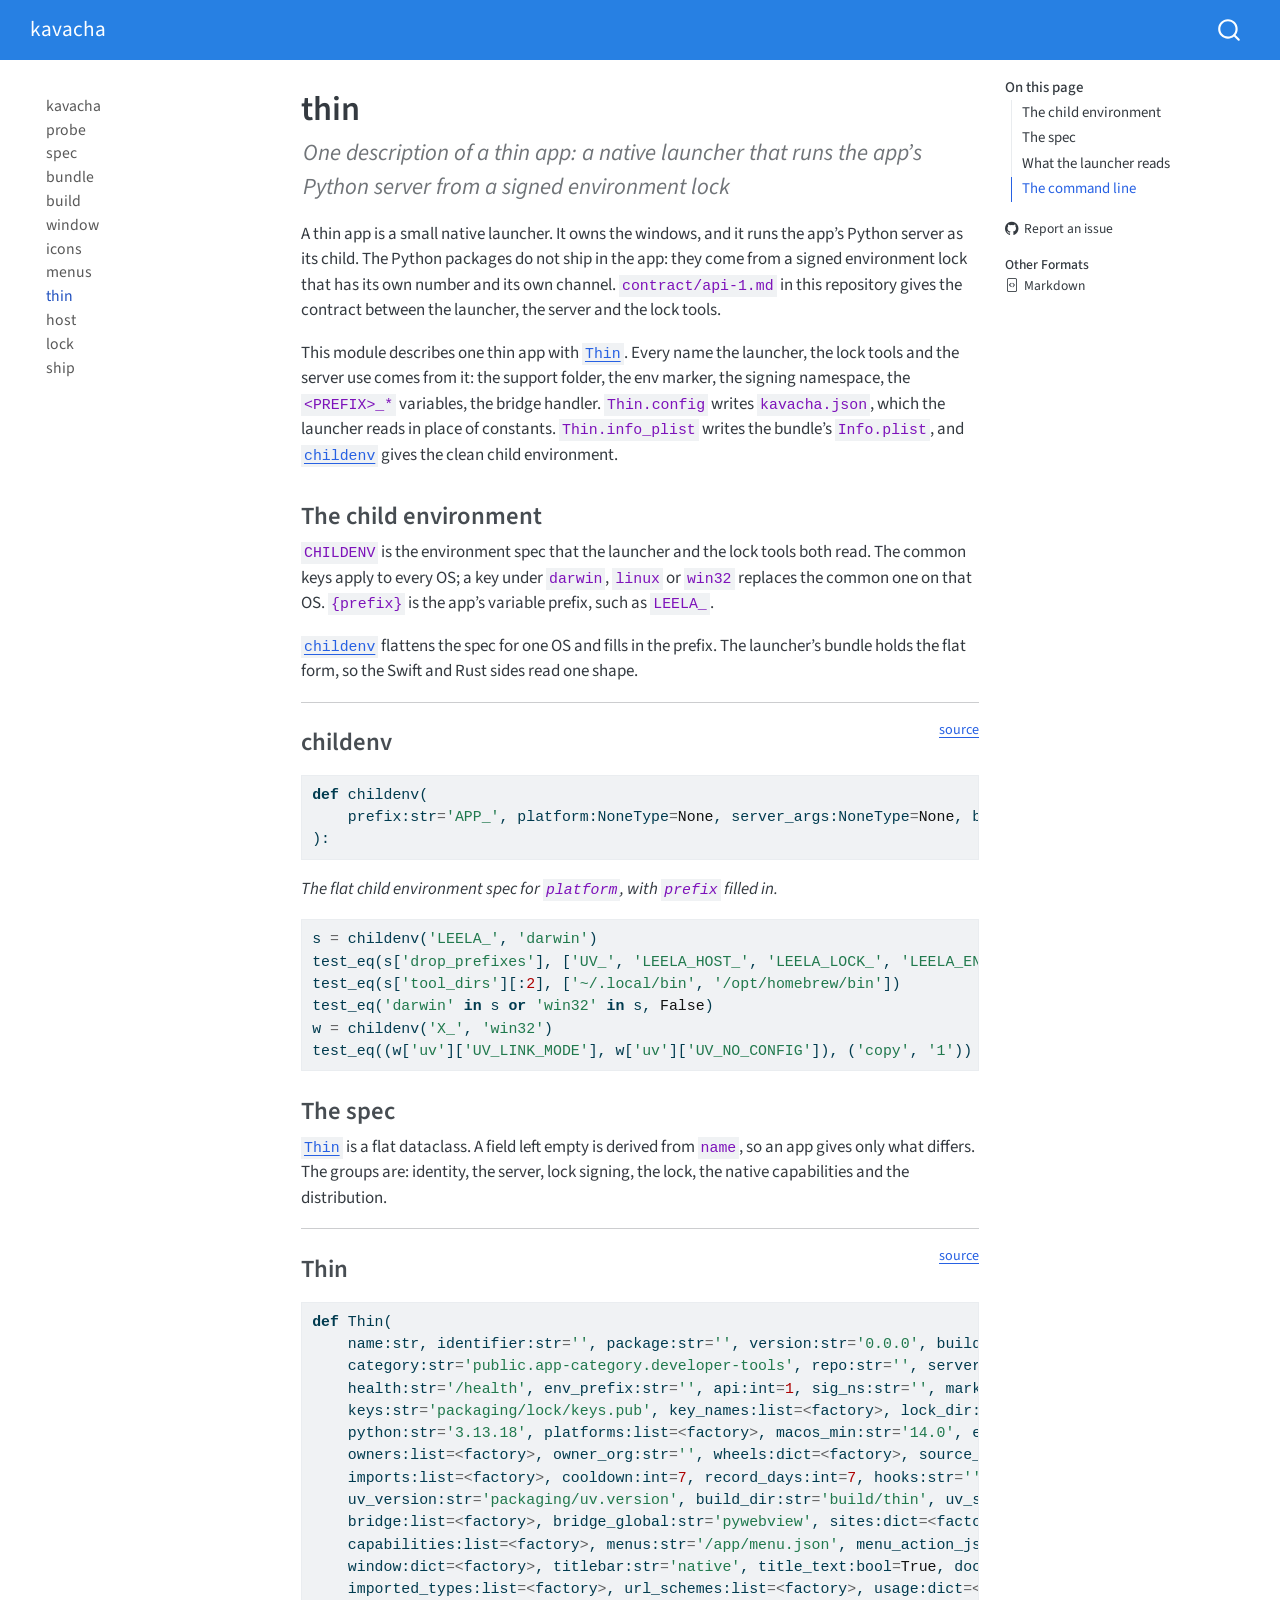
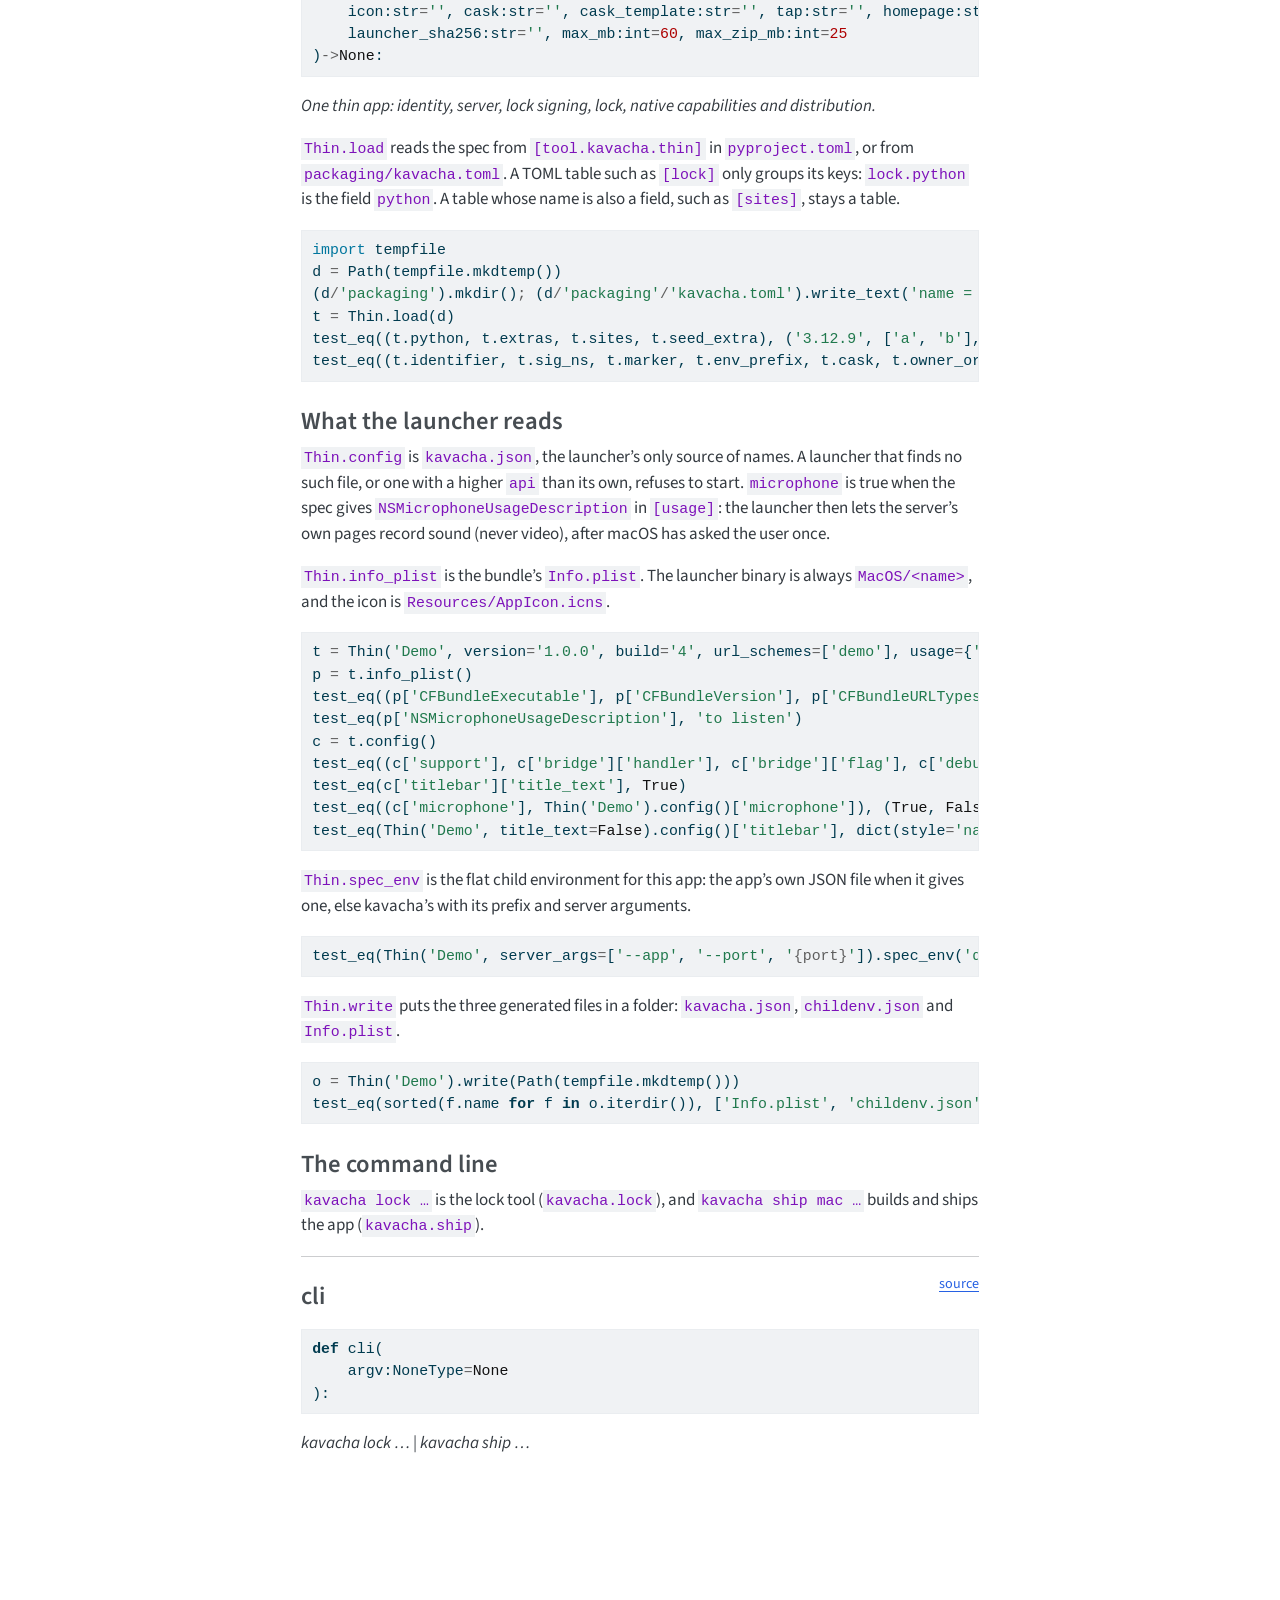
<file: thin.html>
<!DOCTYPE html>
<html xmlns="http://www.w3.org/1999/xhtml" lang="en" xml:lang="en"><head>

<meta charset="utf-8">
<meta name="generator" content="quarto-1.11.9">

<meta name="viewport" content="width=device-width, initial-scale=1.0, user-scalable=yes">

<meta name="description" content="One description of a thin app: a native launcher that runs the app’s Python server from a signed environment lock">

<title>thin – kavacha</title>
<style>
/* Default styles provided by pandoc.
** See https://pandoc.org/MANUAL.html#variables-for-html for config info.
*/
span.smallcaps{font-variant: small-caps;}
div.columns{display: flex; gap: 1.5em;}
div.column{flex: auto;}
@media screen {
div.columns{gap: min(4vw, 1.5em);}
div.column{overflow-x: auto;}
}
div.hanging-indent{margin-left: 1.5em; text-indent: -1.5em;}
ul.task-list{list-style: none;}
ul.task-list li input[type="checkbox"] {
  width: 0.8em;
  margin: 0 0.8em 0.2em -1em; /* quarto-specific, see https://github.com/quarto-dev/quarto-cli/issues/4556 */ 
  vertical-align: middle;
}
/* CSS for syntax highlighting */
html { -webkit-text-size-adjust: 100%; }
pre > code.sourceCode { white-space: pre; position: relative; }
pre > code.sourceCode > span { display: inline-block; line-height: 1.25; }
pre > code.sourceCode > span:empty { height: 1.2em; }
.sourceCode { overflow: visible; }
code.sourceCode > span { color: inherit; text-decoration: inherit; }
div.sourceCode { margin: 1em 0; }
pre.sourceCode { margin: 0; }
@media screen {
div.sourceCode { overflow: auto; }
}
@media print {
pre > code.sourceCode { white-space: pre-wrap; }
pre > code.sourceCode > span { text-indent: -5em; padding-left: 5em; }
}
pre.numberSource code
  { counter-reset: source-line 0; }
pre.numberSource code > span
  { position: relative; left: -4em; counter-increment: source-line; }
pre.numberSource code > span > a:first-child::before
  { content: counter(source-line);
    position: relative; left: -1em; text-align: right; vertical-align: baseline;
    border: none; display: inline-block;
    -webkit-touch-callout: none; -webkit-user-select: none;
    -khtml-user-select: none; -moz-user-select: none;
    -ms-user-select: none; user-select: none;
    padding: 0 4px; width: 4em;
  }
pre.numberSource { margin-left: 3em;  padding-left: 4px; }
div.sourceCode
  {   }
@media screen {
pre > code.sourceCode > span > a:first-child::before { text-decoration: underline; }
}
</style>


<script src="site_libs/quarto-nav/quarto-nav.js"></script>
<script src="site_libs/quarto-nav/headroom.min.js"></script>
<script src="site_libs/clipboard/clipboard.min.js"></script>
<script src="site_libs/quarto-search/autocomplete.umd.js"></script>
<script src="site_libs/quarto-search/fuse.min.js"></script>
<script src="site_libs/quarto-search/quarto-search.js"></script>
<meta name="quarto:offset" content="./">
<script src="site_libs/quarto-html/quarto.js" type="module"></script>
<script src="site_libs/quarto-html/tabsets/tabsets.js" type="module"></script>
<script src="site_libs/quarto-html/scrollable-regions/scrollable-regions.js" type="module"></script>
<script src="site_libs/quarto-html/popper.min.js"></script>
<script src="site_libs/quarto-html/tippy.umd.min.js"></script>
<script src="site_libs/quarto-html/anchor.min.js"></script>
<link href="site_libs/quarto-html/tippy.css" rel="stylesheet">
<link href="site_libs/quarto-html/quarto-syntax-highlighting-63b5708e65d6cd79cd7618c58d0c21e7.css" rel="stylesheet" id="quarto-text-highlighting-styles">
<script src="site_libs/bootstrap/bootstrap.min.js"></script>
<link href="site_libs/bootstrap/bootstrap-icons.css" rel="stylesheet">
<link href="site_libs/bootstrap/bootstrap-f803fa4e565d46961d2a1845e6c2e3f5.min.css" rel="stylesheet" append-hash="true" id="quarto-bootstrap" data-mode="light">
<script id="quarto-search-options" type="application/json">{
  "location": "navbar",
  "copy-button": false,
  "collapse-after": 3,
  "panel-placement": "end",
  "type": "overlay",
  "limit": 50,
  "keyboard-shortcut": [
    "f",
    "/",
    "s"
  ],
  "show-item-context": false,
  "language": {
    "search-no-results-text": "No results",
    "search-matching-documents-text": "matching documents",
    "search-copy-link-title": "Copy link to search",
    "search-hide-matches-text": "Hide additional matches",
    "search-more-match-text": "more match in this document",
    "search-more-matches-text": "more matches in this document",
    "search-clear-button-title": "Clear",
    "search-text-placeholder": "",
    "search-detached-cancel-button-title": "Cancel",
    "search-submit-button-title": "Submit",
    "search-label": "Search"
  }
}</script>


<link rel="stylesheet" href="styles.css">
<meta property="og:title" content="thin – kavacha">
<meta property="og:description" content="One description of a thin app: a native launcher that runs the app’s Python server from a signed environment lock">
<meta property="og:site_name" content="kavacha">
<meta name="twitter:title" content="thin – kavacha">
<meta name="twitter:description" content="One description of a thin app: a native launcher that runs the app’s Python server from a signed environment lock">
<meta name="twitter:card" content="summary">
</head>

<body class="nav-sidebar floating nav-fixed quarto-light"><a id="quarto-skip-link" class="visually-hidden-focusable" href="#quarto-document-content">Skip to main content</a>

<div id="quarto-search-results"></div>
  <header id="quarto-header" class="headroom fixed-top">
    <nav class="navbar navbar-expand-lg " data-bs-theme="dark" aria-label="Site">
      <div class="navbar-container container-fluid">
      <div class="navbar-brand-container mx-auto">
    <a class="navbar-brand" href="./index.html">
    <span class="navbar-title">kavacha</span>
    </a>
  </div>
        <div class="quarto-navbar-tools tools-end">
</div>
          <div id="quarto-search" class="" title="Search"></div>
      </div> <!-- /container-fluid -->
    </nav>
  <nav class="quarto-secondary-nav" aria-label="Toolbar">
    <div class="container-fluid d-flex">
      <button type="button" class="quarto-btn-toggle btn" data-bs-toggle="collapse" role="button" data-bs-target=".quarto-sidebar-collapse-item" aria-controls="quarto-sidebar" aria-expanded="false" aria-label="Toggle sidebar navigation" onclick="if (window.quartoToggleHeadroom) { window.quartoToggleHeadroom(); }">
        <i class="bi bi-layout-text-sidebar-reverse"></i>
      </button>
        <nav class="quarto-page-breadcrumbs" aria-label="Breadcrumbs"><ol class="breadcrumb"><li class="breadcrumb-item"><a href="./thin.html">thin</a></li></ol></nav>
        <a class="flex-grow-1" data-bs-toggle="collapse" data-bs-target=".quarto-sidebar-collapse-item" onclick="if (window.quartoToggleHeadroom) { window.quartoToggleHeadroom(); }">      
        </a>
    </div>
  </nav>
</header>
<!-- content -->
<div id="quarto-content" class="quarto-container page-columns page-rows-contents page-layout-article page-navbar">
<!-- sidebar -->
  <nav id="quarto-sidebar" class="sidebar collapse collapse-horizontal quarto-sidebar-collapse-item sidebar-navigation floating overflow-auto" aria-label="Section">
    <div class="sidebar-menu-container"> 
    <ul class="list-unstyled mt-1">
        <li class="sidebar-item">
  <div class="sidebar-item-container"> 
  <a href="./index.html" class="sidebar-item-text sidebar-link">
 <span class="menu-text">kavacha</span></a>
  </div>
</li>
        <li class="sidebar-item">
  <div class="sidebar-item-container"> 
  <a href="./probe.html" class="sidebar-item-text sidebar-link">
 <span class="menu-text">probe</span></a>
  </div>
</li>
        <li class="sidebar-item">
  <div class="sidebar-item-container"> 
  <a href="./spec.html" class="sidebar-item-text sidebar-link">
 <span class="menu-text">spec</span></a>
  </div>
</li>
        <li class="sidebar-item">
  <div class="sidebar-item-container"> 
  <a href="./bundle.html" class="sidebar-item-text sidebar-link">
 <span class="menu-text">bundle</span></a>
  </div>
</li>
        <li class="sidebar-item">
  <div class="sidebar-item-container"> 
  <a href="./build.html" class="sidebar-item-text sidebar-link">
 <span class="menu-text">build</span></a>
  </div>
</li>
        <li class="sidebar-item">
  <div class="sidebar-item-container"> 
  <a href="./window.html" class="sidebar-item-text sidebar-link">
 <span class="menu-text">window</span></a>
  </div>
</li>
        <li class="sidebar-item">
  <div class="sidebar-item-container"> 
  <a href="./icons.html" class="sidebar-item-text sidebar-link">
 <span class="menu-text">icons</span></a>
  </div>
</li>
        <li class="sidebar-item">
  <div class="sidebar-item-container"> 
  <a href="./menus.html" class="sidebar-item-text sidebar-link">
 <span class="menu-text">menus</span></a>
  </div>
</li>
        <li class="sidebar-item">
  <div class="sidebar-item-container"> 
  <a href="./thin.html" class="sidebar-item-text sidebar-link active">
 <span class="menu-text">thin</span></a>
  </div>
</li>
        <li class="sidebar-item">
  <div class="sidebar-item-container"> 
  <a href="./host.html" class="sidebar-item-text sidebar-link">
 <span class="menu-text">host</span></a>
  </div>
</li>
        <li class="sidebar-item">
  <div class="sidebar-item-container"> 
  <a href="./lock.html" class="sidebar-item-text sidebar-link">
 <span class="menu-text">lock</span></a>
  </div>
</li>
        <li class="sidebar-item">
  <div class="sidebar-item-container"> 
  <a href="./ship.html" class="sidebar-item-text sidebar-link">
 <span class="menu-text">ship</span></a>
  </div>
</li>
    </ul>
    </div>
</nav>
<div id="quarto-sidebar-glass" class="quarto-sidebar-collapse-item" data-bs-toggle="collapse" data-bs-target=".quarto-sidebar-collapse-item"></div>
<!-- margin-sidebar -->
    <div id="quarto-margin-sidebar" class="sidebar margin-sidebar">
        <nav id="TOC" role="doc-toc" aria-labelledby="toc-title" class="toc-active">
    <h2 id="toc-title">On this page</h2>
   
  <ul>
  <li><a href="#the-child-environment" id="toc-the-child-environment" class="nav-link active" data-scroll-target="#the-child-environment">The child environment</a></li>
  <li><a href="#the-spec" id="toc-the-spec" class="nav-link" data-scroll-target="#the-spec">The spec</a></li>
  <li><a href="#what-the-launcher-reads" id="toc-what-the-launcher-reads" class="nav-link" data-scroll-target="#what-the-launcher-reads">What the launcher reads</a></li>
  <li><a href="#the-command-line" id="toc-the-command-line" class="nav-link" data-scroll-target="#the-command-line">The command line</a></li>
  </ul>
<div class="toc-actions"><ul><li><a href="https://github.com/vedicreader/kavacha/issues/new" class="toc-action"><i class="bi bi-github"></i>Report an issue</a></li></ul></div><div class="quarto-alternate-formats"><h2>Other Formats</h2><ul><li><a href="thin.html.md"><i class="bi bi-file-code"></i>Markdown</a></li></ul></div></nav>
    </div>
<!-- main -->
<main class="content" id="quarto-document-content" tabindex="-1">

<header id="title-block-header" class="quarto-title-block default">
<div class="quarto-title">
<h1 class="title">thin</h1>
</div>

<div>
  <div class="description">
    One description of a thin app: a native launcher that runs the app’s Python server from a signed environment lock
  </div>
</div>


<div class="quarto-title-meta">

    
  
    
  </div>
  


</header>


<!-- WARNING: THIS FILE WAS AUTOGENERATED! DO NOT EDIT! -->
<p>A thin app is a small native launcher. It owns the windows, and it runs the app’s Python server as its child. The Python packages do not ship in the app: they come from a signed environment lock that has its own number and its own channel. <code>contract/api-1.md</code> in this repository gives the contract between the launcher, the server and the lock tools.</p>
<p>This module describes one thin app with <a href="https://vedicreader.github.io/kavacha/thin.html#thin"><code>Thin</code></a>. Every name the launcher, the lock tools and the server use comes from it: the support folder, the env marker, the signing namespace, the <code>&lt;PREFIX&gt;_*</code> variables, the bridge handler. <code>Thin.config</code> writes <code>kavacha.json</code>, which the launcher reads in place of constants. <code>Thin.info_plist</code> writes the bundle’s <code>Info.plist</code>, and <a href="https://vedicreader.github.io/kavacha/thin.html#childenv"><code>childenv</code></a> gives the clean child environment.</p>
<section id="the-child-environment" class="level3">
<h3 class="anchored" data-anchor-id="the-child-environment">The child environment</h3>
<p><code>CHILDENV</code> is the environment spec that the launcher and the lock tools both read. The common keys apply to every OS; a key under <code>darwin</code>, <code>linux</code> or <code>win32</code> replaces the common one on that OS. <code>{prefix}</code> is the app’s variable prefix, such as <code>LEELA_</code>.</p>
<p><a href="https://vedicreader.github.io/kavacha/thin.html#childenv"><code>childenv</code></a> flattens the spec for one OS and fills in the prefix. The launcher’s bundle holds the flat form, so the Swift and Rust sides read one shape.</p>
<div id="422205e4" class="cell" data-quarto-private-1="{&quot;key&quot;:&quot;execution&quot;,&quot;value&quot;:{&quot;iopub.execute_input&quot;:&quot;2026-11-22T04:32:45.809529+00:00&quot;,&quot;shell.execute_reply&quot;:&quot;2026-11-22T04:32:45.886580+00:00&quot;,&quot;total&quot;:0.07705306699999426}}" data-execution_count="5">
<hr>
<p><a href="https://github.com/vedicreader/kavacha/blob/main/kavacha/thin.py#L30" target="_blank" style="float:right; font-size:smaller">source</a></p>
<section id="childenv" class="level3">
<h3 class="anchored" data-anchor-id="childenv">childenv</h3>
<div class="code-copy-outer-scaffold"><div class="sourceCode" id="cb1"><pre class="sourceCode python code-with-copy"><code class="sourceCode python"><span id="cb1-1"><a href="#cb1-1" aria-hidden="true" tabindex="-1"></a><span class="kw">def</span> childenv(</span>
<span id="cb1-2"><a href="#cb1-2" aria-hidden="true" tabindex="-1"></a>    prefix:<span class="bu">str</span><span class="op">=</span><span class="st">'APP_'</span>, platform:NoneType<span class="op">=</span><span class="va">None</span>, server_args:NoneType<span class="op">=</span><span class="va">None</span>, base:NoneType<span class="op">=</span><span class="va">None</span></span>
<span id="cb1-3"><a href="#cb1-3" aria-hidden="true" tabindex="-1"></a>):</span></code></pre></div><button title="Copy to Clipboard" class="code-copy-button"><i class="bi"></i></button></div>
<p><em>The flat child environment spec for <code>platform</code>, with <code>prefix</code> filled in.</em></p>
</section>
</div>
<div id="f7c193ef" class="cell">
<div class="code-copy-outer-scaffold"><div class="sourceCode cell-code" id="cb2"><pre class="sourceCode python code-with-copy"><code class="sourceCode python"><span id="cb2-1"><a href="#cb2-1" aria-hidden="true" tabindex="-1"></a>s <span class="op">=</span> childenv(<span class="st">'LEELA_'</span>, <span class="st">'darwin'</span>)</span>
<span id="cb2-2"><a href="#cb2-2" aria-hidden="true" tabindex="-1"></a>test_eq(s[<span class="st">'drop_prefixes'</span>], [<span class="st">'UV_'</span>, <span class="st">'LEELA_HOST_'</span>, <span class="st">'LEELA_LOCK_'</span>, <span class="st">'LEELA_ENV_'</span>, <span class="st">'LEELA_APP_'</span>])</span>
<span id="cb2-3"><a href="#cb2-3" aria-hidden="true" tabindex="-1"></a>test_eq(s[<span class="st">'tool_dirs'</span>][:<span class="dv">2</span>], [<span class="st">'~/.local/bin'</span>, <span class="st">'/opt/homebrew/bin'</span>])</span>
<span id="cb2-4"><a href="#cb2-4" aria-hidden="true" tabindex="-1"></a>test_eq(<span class="st">'darwin'</span> <span class="kw">in</span> s <span class="kw">or</span> <span class="st">'win32'</span> <span class="kw">in</span> s, <span class="va">False</span>)</span>
<span id="cb2-5"><a href="#cb2-5" aria-hidden="true" tabindex="-1"></a>w <span class="op">=</span> childenv(<span class="st">'X_'</span>, <span class="st">'win32'</span>)</span>
<span id="cb2-6"><a href="#cb2-6" aria-hidden="true" tabindex="-1"></a>test_eq((w[<span class="st">'uv'</span>][<span class="st">'UV_LINK_MODE'</span>], w[<span class="st">'uv'</span>][<span class="st">'UV_NO_CONFIG'</span>]), (<span class="st">'copy'</span>, <span class="st">'1'</span>))</span></code></pre></div><button title="Copy to Clipboard" class="code-copy-button"><i class="bi"></i></button></div>
</div>
</section>
<section id="the-spec" class="level3">
<h3 class="anchored" data-anchor-id="the-spec">The spec</h3>
<p><a href="https://vedicreader.github.io/kavacha/thin.html#thin"><code>Thin</code></a> is a flat dataclass. A field left empty is derived from <code>name</code>, so an app gives only what differs. The groups are: identity, the server, lock signing, the lock, the native capabilities and the distribution.</p>
<div id="16bce556" class="cell" data-quarto-private-1="{&quot;key&quot;:&quot;execution&quot;,&quot;value&quot;:{&quot;iopub.execute_input&quot;:&quot;2026-11-22T04:32:45.894695+00:00&quot;,&quot;shell.execute_reply&quot;:&quot;2026-11-22T04:32:45.899050+00:00&quot;,&quot;total&quot;:0.004359620999998981}}" data-execution_count="7">
<hr>
<p><a href="https://github.com/vedicreader/kavacha/blob/main/kavacha/thin.py#L42" target="_blank" style="float:right; font-size:smaller">source</a></p>
<section id="thin" class="level3">
<h3 class="anchored" data-anchor-id="thin">Thin</h3>
<div class="code-copy-outer-scaffold"><div class="sourceCode" id="cb3"><pre class="sourceCode python code-with-copy"><code class="sourceCode python"><span id="cb3-1"><a href="#cb3-1" aria-hidden="true" tabindex="-1"></a><span class="kw">def</span> Thin(</span>
<span id="cb3-2"><a href="#cb3-2" aria-hidden="true" tabindex="-1"></a>    name:<span class="bu">str</span>, identifier:<span class="bu">str</span><span class="op">=</span><span class="st">''</span>, package:<span class="bu">str</span><span class="op">=</span><span class="st">''</span>, version:<span class="bu">str</span><span class="op">=</span><span class="st">'0.0.0'</span>, build:<span class="bu">str</span><span class="op">=</span><span class="st">''</span>, summary:<span class="bu">str</span><span class="op">=</span><span class="st">''</span>, copyright:<span class="bu">str</span><span class="op">=</span><span class="st">''</span>,</span>
<span id="cb3-3"><a href="#cb3-3" aria-hidden="true" tabindex="-1"></a>    category:<span class="bu">str</span><span class="op">=</span><span class="st">'public.app-category.developer-tools'</span>, repo:<span class="bu">str</span><span class="op">=</span><span class="st">''</span>, server:<span class="bu">str</span><span class="op">=</span><span class="st">''</span>, server_args:<span class="bu">list</span><span class="op">=&lt;</span>factory<span class="op">&gt;</span>,</span>
<span id="cb3-4"><a href="#cb3-4" aria-hidden="true" tabindex="-1"></a>    health:<span class="bu">str</span><span class="op">=</span><span class="st">'/health'</span>, env_prefix:<span class="bu">str</span><span class="op">=</span><span class="st">''</span>, api:<span class="bu">int</span><span class="op">=</span><span class="dv">1</span>, sig_ns:<span class="bu">str</span><span class="op">=</span><span class="st">''</span>, marker:<span class="bu">str</span><span class="op">=</span><span class="st">''</span>,</span>
<span id="cb3-5"><a href="#cb3-5" aria-hidden="true" tabindex="-1"></a>    keys:<span class="bu">str</span><span class="op">=</span><span class="st">'packaging/lock/keys.pub'</span>, key_names:<span class="bu">list</span><span class="op">=&lt;</span>factory<span class="op">&gt;</span>, lock_dir:<span class="bu">str</span><span class="op">=</span><span class="st">'packaging/lock'</span>, lock_project:<span class="bu">str</span><span class="op">=</span><span class="st">''</span>,</span>
<span id="cb3-6"><a href="#cb3-6" aria-hidden="true" tabindex="-1"></a>    python:<span class="bu">str</span><span class="op">=</span><span class="st">'3.13.18'</span>, platforms:<span class="bu">list</span><span class="op">=&lt;</span>factory<span class="op">&gt;</span>, macos_min:<span class="bu">str</span><span class="op">=</span><span class="st">'14.0'</span>, extras:<span class="bu">list</span><span class="op">=&lt;</span>factory<span class="op">&gt;</span>, seed_extra:<span class="bu">str</span><span class="op">=</span><span class="st">''</span>,</span>
<span id="cb3-7"><a href="#cb3-7" aria-hidden="true" tabindex="-1"></a>    owners:<span class="bu">list</span><span class="op">=&lt;</span>factory<span class="op">&gt;</span>, owner_org:<span class="bu">str</span><span class="op">=</span><span class="st">''</span>, wheels:<span class="bu">dict</span><span class="op">=&lt;</span>factory<span class="op">&gt;</span>, source_only:<span class="bu">list</span><span class="op">=&lt;</span>factory<span class="op">&gt;</span>,</span>
<span id="cb3-8"><a href="#cb3-8" aria-hidden="true" tabindex="-1"></a>    imports:<span class="bu">list</span><span class="op">=&lt;</span>factory<span class="op">&gt;</span>, cooldown:<span class="bu">int</span><span class="op">=</span><span class="dv">7</span>, record_days:<span class="bu">int</span><span class="op">=</span><span class="dv">7</span>, hooks:<span class="bu">str</span><span class="op">=</span><span class="st">''</span>, childenv:<span class="bu">str</span><span class="op">=</span><span class="st">''</span>,</span>
<span id="cb3-9"><a href="#cb3-9" aria-hidden="true" tabindex="-1"></a>    uv_version:<span class="bu">str</span><span class="op">=</span><span class="st">'packaging/uv.version'</span>, build_dir:<span class="bu">str</span><span class="op">=</span><span class="st">'build/thin'</span>, uv_sha256:<span class="bu">str</span><span class="op">=</span><span class="st">'packaging/uv.sha256'</span>,</span>
<span id="cb3-10"><a href="#cb3-10" aria-hidden="true" tabindex="-1"></a>    bridge:<span class="bu">list</span><span class="op">=&lt;</span>factory<span class="op">&gt;</span>, bridge_global:<span class="bu">str</span><span class="op">=</span><span class="st">'pywebview'</span>, sites:<span class="bu">dict</span><span class="op">=&lt;</span>factory<span class="op">&gt;</span>, routes:<span class="bu">dict</span><span class="op">=&lt;</span>factory<span class="op">&gt;</span>,</span>
<span id="cb3-11"><a href="#cb3-11" aria-hidden="true" tabindex="-1"></a>    capabilities:<span class="bu">list</span><span class="op">=&lt;</span>factory<span class="op">&gt;</span>, menus:<span class="bu">str</span><span class="op">=</span><span class="st">'/app/menu.json'</span>, menu_action_js:<span class="bu">str</span><span class="op">=</span><span class="st">'leeAct(</span><span class="sc">{action}</span><span class="st">)'</span>,</span>
<span id="cb3-12"><a href="#cb3-12" aria-hidden="true" tabindex="-1"></a>    window:<span class="bu">dict</span><span class="op">=&lt;</span>factory<span class="op">&gt;</span>, titlebar:<span class="bu">str</span><span class="op">=</span><span class="st">'native'</span>, title_text:<span class="bu">bool</span><span class="op">=</span><span class="va">True</span>, doc_types:<span class="bu">list</span><span class="op">=&lt;</span>factory<span class="op">&gt;</span>,</span>
<span id="cb3-13"><a href="#cb3-13" aria-hidden="true" tabindex="-1"></a>    imported_types:<span class="bu">list</span><span class="op">=&lt;</span>factory<span class="op">&gt;</span>, url_schemes:<span class="bu">list</span><span class="op">=&lt;</span>factory<span class="op">&gt;</span>, usage:<span class="bu">dict</span><span class="op">=&lt;</span>factory<span class="op">&gt;</span>, entitlements:<span class="bu">dict</span><span class="op">=&lt;</span>factory<span class="op">&gt;</span>,</span>
<span id="cb3-14"><a href="#cb3-14" aria-hidden="true" tabindex="-1"></a>    icon:<span class="bu">str</span><span class="op">=</span><span class="st">''</span>, cask:<span class="bu">str</span><span class="op">=</span><span class="st">''</span>, cask_template:<span class="bu">str</span><span class="op">=</span><span class="st">''</span>, tap:<span class="bu">str</span><span class="op">=</span><span class="st">''</span>, homepage:<span class="bu">str</span><span class="op">=</span><span class="st">''</span>, winget:<span class="bu">str</span><span class="op">=</span><span class="st">''</span>, launcher:<span class="bu">str</span><span class="op">=</span><span class="st">''</span>,</span>
<span id="cb3-15"><a href="#cb3-15" aria-hidden="true" tabindex="-1"></a>    launcher_sha256:<span class="bu">str</span><span class="op">=</span><span class="st">''</span>, max_mb:<span class="bu">int</span><span class="op">=</span><span class="dv">60</span>, max_zip_mb:<span class="bu">int</span><span class="op">=</span><span class="dv">25</span></span>
<span id="cb3-16"><a href="#cb3-16" aria-hidden="true" tabindex="-1"></a>)<span class="op">-&gt;</span><span class="va">None</span>:</span></code></pre></div><button title="Copy to Clipboard" class="code-copy-button"><i class="bi"></i></button></div>
<p><em>One thin app: identity, server, lock signing, lock, native capabilities and distribution.</em></p>
</section>
</div>
<p><code>Thin.load</code> reads the spec from <code>[tool.kavacha.thin]</code> in <code>pyproject.toml</code>, or from <code>packaging/kavacha.toml</code>. A TOML table such as <code>[lock]</code> only groups its keys: <code>lock.python</code> is the field <code>python</code>. A table whose name is also a field, such as <code>[sites]</code>, stays a table.</p>
<div id="afcba698" class="cell" data-quarto-private-1="{&quot;key&quot;:&quot;execution&quot;,&quot;value&quot;:{&quot;iopub.execute_input&quot;:&quot;2026-11-22T04:32:45.901373+00:00&quot;,&quot;shell.execute_reply&quot;:&quot;2026-11-22T04:32:45.903412+00:00&quot;,&quot;total&quot;:0.002041283000004057}}" data-execution_count="9">
<div class="code-copy-outer-scaffold"><div class="sourceCode cell-code" id="cb4"><pre class="sourceCode python code-with-copy"><code class="sourceCode python"><span id="cb4-1"><a href="#cb4-1" aria-hidden="true" tabindex="-1"></a><span class="im">import</span> tempfile</span>
<span id="cb4-2"><a href="#cb4-2" aria-hidden="true" tabindex="-1"></a>d <span class="op">=</span> Path(tempfile.mkdtemp())</span>
<span id="cb4-3"><a href="#cb4-3" aria-hidden="true" tabindex="-1"></a>(d<span class="op">/</span><span class="st">'packaging'</span>).mkdir()<span class="op">;</span> (d<span class="op">/</span><span class="st">'packaging'</span><span class="op">/</span><span class="st">'kavacha.toml'</span>).write_text(<span class="st">'name = "Demo"</span><span class="ch">\n</span><span class="st">repo = "me/demo"</span><span class="ch">\n</span><span class="st">[lock]</span><span class="ch">\n</span><span class="st">python = "3.12.9"</span><span class="ch">\n</span><span class="st">extras = ["a", "b"]</span><span class="ch">\n</span><span class="st">[sites]</span><span class="ch">\n</span><span class="st">list = "/s"</span><span class="ch">\n</span><span class="st">'</span>)</span>
<span id="cb4-4"><a href="#cb4-4" aria-hidden="true" tabindex="-1"></a>t <span class="op">=</span> Thin.load(d)</span>
<span id="cb4-5"><a href="#cb4-5" aria-hidden="true" tabindex="-1"></a>test_eq((t.python, t.extras, t.sites, t.seed_extra), (<span class="st">'3.12.9'</span>, [<span class="st">'a'</span>, <span class="st">'b'</span>], {<span class="st">'list'</span>: <span class="st">'/s'</span>}, <span class="st">'b'</span>))</span>
<span id="cb4-6"><a href="#cb4-6" aria-hidden="true" tabindex="-1"></a>test_eq((t.identifier, t.sig_ns, t.marker, t.env_prefix, t.cask, t.owner_org), (<span class="st">'org.demo.demo'</span>, <span class="st">'demo-lock'</span>, <span class="st">'.demo-env.json'</span>, <span class="st">'DEMO_'</span>, <span class="st">'demo'</span>, <span class="st">'me'</span>))</span></code></pre></div><button title="Copy to Clipboard" class="code-copy-button"><i class="bi"></i></button></div>
</div>
</section>
<section id="what-the-launcher-reads" class="level3">
<h3 class="anchored" data-anchor-id="what-the-launcher-reads">What the launcher reads</h3>
<p><code>Thin.config</code> is <code>kavacha.json</code>, the launcher’s only source of names. A launcher that finds no such file, or one with a higher <code>api</code> than its own, refuses to start. <code>microphone</code> is true when the spec gives <code>NSMicrophoneUsageDescription</code> in <code>[usage]</code>: the launcher then lets the server’s own pages record sound (never video), after macOS has asked the user once.</p>
<p><code>Thin.info_plist</code> is the bundle’s <code>Info.plist</code>. The launcher binary is always <code>MacOS/&lt;name&gt;</code>, and the icon is <code>Resources/AppIcon.icns</code>.</p>
<div id="3fc68ab7" class="cell">
<div class="code-copy-outer-scaffold"><div class="sourceCode cell-code" id="cb5"><pre class="sourceCode python code-with-copy"><code class="sourceCode python"><span id="cb5-1"><a href="#cb5-1" aria-hidden="true" tabindex="-1"></a>t <span class="op">=</span> Thin(<span class="st">'Demo'</span>, version<span class="op">=</span><span class="st">'1.0.0'</span>, build<span class="op">=</span><span class="st">'4'</span>, url_schemes<span class="op">=</span>[<span class="st">'demo'</span>], usage<span class="op">=</span>{<span class="st">'NSMicrophoneUsageDescription'</span>: <span class="st">'to listen'</span>})</span>
<span id="cb5-2"><a href="#cb5-2" aria-hidden="true" tabindex="-1"></a>p <span class="op">=</span> t.info_plist()</span>
<span id="cb5-3"><a href="#cb5-3" aria-hidden="true" tabindex="-1"></a>test_eq((p[<span class="st">'CFBundleExecutable'</span>], p[<span class="st">'CFBundleVersion'</span>], p[<span class="st">'CFBundleURLTypes'</span>][<span class="dv">0</span>][<span class="st">'CFBundleURLSchemes'</span>]), (<span class="st">'Demo'</span>, <span class="st">'4'</span>, [<span class="st">'demo'</span>]))</span>
<span id="cb5-4"><a href="#cb5-4" aria-hidden="true" tabindex="-1"></a>test_eq(p[<span class="st">'NSMicrophoneUsageDescription'</span>], <span class="st">'to listen'</span>)</span>
<span id="cb5-5"><a href="#cb5-5" aria-hidden="true" tabindex="-1"></a>c <span class="op">=</span> t.config()</span>
<span id="cb5-6"><a href="#cb5-6" aria-hidden="true" tabindex="-1"></a>test_eq((c[<span class="st">'support'</span>], c[<span class="st">'bridge'</span>][<span class="st">'handler'</span>], c[<span class="st">'bridge'</span>][<span class="st">'flag'</span>], c[<span class="st">'debug_env'</span>], c[<span class="st">'python'</span>]), (<span class="st">'Demo'</span>, <span class="st">'demo'</span>, <span class="st">'__demo'</span>, <span class="st">'DEMO_WEBVIEW_DEBUG'</span>, <span class="st">'3.13'</span>))</span>
<span id="cb5-7"><a href="#cb5-7" aria-hidden="true" tabindex="-1"></a>test_eq(c[<span class="st">'titlebar'</span>][<span class="st">'title_text'</span>], <span class="va">True</span>)</span>
<span id="cb5-8"><a href="#cb5-8" aria-hidden="true" tabindex="-1"></a>test_eq((c[<span class="st">'microphone'</span>], Thin(<span class="st">'Demo'</span>).config()[<span class="st">'microphone'</span>]), (<span class="va">True</span>, <span class="va">False</span>))</span>
<span id="cb5-9"><a href="#cb5-9" aria-hidden="true" tabindex="-1"></a>test_eq(Thin(<span class="st">'Demo'</span>, title_text<span class="op">=</span><span class="va">False</span>).config()[<span class="st">'titlebar'</span>], <span class="bu">dict</span>(style<span class="op">=</span><span class="st">'native'</span>, title_text<span class="op">=</span><span class="va">False</span>, query<span class="op">=</span><span class="st">'titlebar'</span>, drag_class<span class="op">=</span><span class="st">'pywebview-drag-region'</span>))</span></code></pre></div><button title="Copy to Clipboard" class="code-copy-button"><i class="bi"></i></button></div>
</div>
<p><code>Thin.spec_env</code> is the flat child environment for this app: the app’s own JSON file when it gives one, else kavacha’s with its prefix and server arguments.</p>
<div id="7f83f18a" class="cell">
<div class="code-copy-outer-scaffold"><div class="sourceCode cell-code" id="cb6"><pre class="sourceCode python code-with-copy"><code class="sourceCode python"><span id="cb6-1"><a href="#cb6-1" aria-hidden="true" tabindex="-1"></a>test_eq(Thin(<span class="st">'Demo'</span>, server_args<span class="op">=</span>[<span class="st">'--app'</span>, <span class="st">'--port'</span>, <span class="st">'</span><span class="sc">{port}</span><span class="st">'</span>]).spec_env(<span class="st">'darwin'</span>)[<span class="st">'server_args'</span>], [<span class="st">'--app'</span>, <span class="st">'--port'</span>, <span class="st">'</span><span class="sc">{port}</span><span class="st">'</span>])</span></code></pre></div><button title="Copy to Clipboard" class="code-copy-button"><i class="bi"></i></button></div>
</div>
<p><code>Thin.write</code> puts the three generated files in a folder: <code>kavacha.json</code>, <code>childenv.json</code> and <code>Info.plist</code>.</p>
<div id="fb9ae14f" class="cell">
<div class="code-copy-outer-scaffold"><div class="sourceCode cell-code" id="cb7"><pre class="sourceCode python code-with-copy"><code class="sourceCode python"><span id="cb7-1"><a href="#cb7-1" aria-hidden="true" tabindex="-1"></a>o <span class="op">=</span> Thin(<span class="st">'Demo'</span>).write(Path(tempfile.mkdtemp()))</span>
<span id="cb7-2"><a href="#cb7-2" aria-hidden="true" tabindex="-1"></a>test_eq(<span class="bu">sorted</span>(f.name <span class="cf">for</span> f <span class="kw">in</span> o.iterdir()), [<span class="st">'Info.plist'</span>, <span class="st">'childenv.json'</span>, <span class="st">'kavacha.json'</span>])</span></code></pre></div><button title="Copy to Clipboard" class="code-copy-button"><i class="bi"></i></button></div>
</div>
</section>
<section id="the-command-line" class="level3">
<h3 class="anchored" data-anchor-id="the-command-line">The command line</h3>
<p><code>kavacha lock …</code> is the lock tool (<code>kavacha.lock</code>), and <code>kavacha ship mac …</code> builds and ships the app (<code>kavacha.ship</code>).</p>
<div id="0f71f2a2" class="cell" data-quarto-private-1="{&quot;key&quot;:&quot;execution&quot;,&quot;value&quot;:{&quot;iopub.execute_input&quot;:&quot;2026-11-22T04:32:45.910102+00:00&quot;,&quot;shell.execute_reply&quot;:&quot;2026-11-22T04:32:45.913064+00:00&quot;,&quot;total&quot;:0.0029646439999950758}}" data-execution_count="15">
<hr>
<p><a href="https://github.com/vedicreader/kavacha/blob/main/kavacha/thin.py#L188" target="_blank" style="float:right; font-size:smaller">source</a></p>
<section id="cli" class="level3">
<h3 class="anchored" data-anchor-id="cli">cli</h3>
<div class="code-copy-outer-scaffold"><div class="sourceCode" id="cb8"><pre class="sourceCode python code-with-copy"><code class="sourceCode python"><span id="cb8-1"><a href="#cb8-1" aria-hidden="true" tabindex="-1"></a><span class="kw">def</span> cli(</span>
<span id="cb8-2"><a href="#cb8-2" aria-hidden="true" tabindex="-1"></a>    argv:NoneType<span class="op">=</span><span class="va">None</span></span>
<span id="cb8-3"><a href="#cb8-3" aria-hidden="true" tabindex="-1"></a>):</span></code></pre></div><button title="Copy to Clipboard" class="code-copy-button"><i class="bi"></i></button></div>
<p><em>kavacha lock … | kavacha ship …</em></p>
</section>
</div>


</section>

</main> <!-- /main -->
<script id="quarto-html-after-body" type="application/javascript">
  window.document.addEventListener("DOMContentLoaded", function (event) {
    const icon = "";
    const anchorJS = new window.AnchorJS();
    anchorJS.options = {
      placement: 'right',
      icon: icon
    };
    anchorJS.add('.anchored');
    const isCodeAnnotation = (el) => {
      for (const clz of el.classList) {
        if (clz.startsWith('code-annotation-')) {                     
          return true;
        }
      }
      return false;
    }
    const onCopySuccess = function(e) {
      // button target
      const button = e.trigger;
      // don't keep focus
      button.blur();
      // flash "checked"
      button.classList.add('code-copy-button-checked');
      var currentTitle = button.getAttribute("title");
      button.setAttribute("title", "Copied!");
      let tooltip;
      if (window.bootstrap) {
        button.setAttribute("data-bs-toggle", "tooltip");
        button.setAttribute("data-bs-placement", "left");
        button.setAttribute("data-bs-title", "Copied!");
        tooltip = new bootstrap.Tooltip(button, 
          { trigger: "manual", 
            customClass: "code-copy-button-tooltip",
            offset: [0, -8]});
        tooltip.show();    
      }
      setTimeout(function() {
        if (tooltip) {
          tooltip.hide();
          button.removeAttribute("data-bs-title");
          button.removeAttribute("data-bs-toggle");
          button.removeAttribute("data-bs-placement");
        }
        button.setAttribute("title", currentTitle);
        button.classList.remove('code-copy-button-checked');
      }, 1000);
      // clear code selection
      e.clearSelection();
    }
    const getTextToCopy = function(trigger) {
      const outerScaffold = trigger.parentElement.cloneNode(true);
      const codeEl = outerScaffold.querySelector('code');
      for (const childEl of codeEl.children) {
        if (isCodeAnnotation(childEl)) {
          childEl.remove();
        }
      }
      return codeEl.innerText;
    }
    const clipboard = new window.ClipboardJS('.code-copy-button:not([data-in-quarto-modal])', {
      text: getTextToCopy
    });
    clipboard.on('success', onCopySuccess);
    if (window.document.getElementById('quarto-embedded-source-code-modal')) {
      const clipboardModal = new window.ClipboardJS('.code-copy-button[data-in-quarto-modal]', {
        text: getTextToCopy,
        container: window.document.getElementById('quarto-embedded-source-code-modal')
      });
      clipboardModal.on('success', onCopySuccess);
    }
      var localhostRegex = new RegExp(/^(?:http|https):\/\/localhost\:?[0-9]*\//);
      var mailtoRegex = new RegExp(/^mailto:/);
        var filterRegex = new RegExp("https:\/\/vedicreader\.github\.io\/kavacha");
      var isInternal = (href) => {
          return filterRegex.test(href) || localhostRegex.test(href) || mailtoRegex.test(href);
      }
      // Inspect non-navigation links and adorn them if external
      window.quartoDecorateExternalLinks = function (root) {
     var links = (root || window.document).querySelectorAll('a[href]:not(.nav-link):not(.navbar-brand):not(.toc-action):not(.sidebar-link):not(.sidebar-item-toggle):not(.pagination-link):not(.no-external):not([aria-hidden]):not(.dropdown-item):not(.quarto-navigation-tool):not(.about-link)');
      for (var i=0; i<links.length; i++) {
        const link = links[i];
        if (!isInternal(link.href)) {
          // undo the damage that might have been done by quarto-nav.js in the case of
          // links that we want to consider external
          if (link.dataset.originalHref !== undefined) {
            link.href = link.dataset.originalHref;
          }
          if (!link.classList.contains('no-external-icon')) {
          }
        }
      }
      };
      window.quartoDecorateExternalLinks(window.document);
    // Esc closes the popup (WCAG 1.4.13) and focus leaving both trigger and
    // popup closes it (WCAG 2.4.11); tippy handles neither for interactive popups.
    const hideOnEscAndFocusOut = {
      name: 'hideOnEscAndFocusOut',
      defaultValue: true,
      fn(instance) {
        const dismiss = () => {
          // A show scheduled by the trigger delay would otherwise reopen it
          instance.clearDelayTimeouts();
          instance.hide();
        };
        const onKeyDown = (event) => {
          if (event.key !== 'Escape') {
            return;
          }
          // Keep Esc from also reaching page handlers (e.g. reveal.js overview),
          // except an open reveal.js slide menu, which Esc should close too.
          // The menu handles keys only when its keyboard option is on.
          const menuHandlesEsc = window.Reveal?.getPlugin?.('menu')?.isOpen() &&
            window.Reveal.getConfig().menu?.keyboard !== false;
          if (!menuHandlesEsc) {
            event.stopPropagation();
          }
          if (instance.popper.contains(window.document.activeElement)) {
            // Disabled while refocusing so the focus trigger does not reopen it
            instance.disable();
            instance.reference.focus();
            instance.enable();
          }
          dismiss();
        };
        const onFocusOut = (event) => {
          const target = event.relatedTarget;
          if (target && !instance.reference.contains(target) &&
              !instance.popper.contains(target)) {
            dismiss();
          }
        };
        // On the trigger too: a click trigger (code-annotations: select) has no
        // blur handling. Attached for the instance's lifetime so leaving the
        // trigger also cancels a show still pending on the trigger delay.
        instance.reference.addEventListener('focusout', onFocusOut);
        return {
          onShow() {
            window.document.addEventListener('keydown', onKeyDown, true);
            instance.popper.addEventListener('focusout', onFocusOut);
          },
          onHide() {
            window.document.removeEventListener('keydown', onKeyDown, true);
            instance.popper.removeEventListener('focusout', onFocusOut);
          },
          onDestroy() {
            instance.reference.removeEventListener('focusout', onFocusOut);
          },
        };
      },
    };
    function tippyHover(el, contentFn, onTriggerFn, onUntriggerFn) {
      const config = {
        allowHTML: true,
        maxWidth: 500,
        delay: 100,
        arrow: false,
        appendTo: function(el) {
            return el.parentElement;
        },
        interactive: true,
        interactiveBorder: 10,
        theme: 'quarto',
        placement: 'bottom-start',
        plugins: [hideOnEscAndFocusOut],
      };
      if (contentFn) {
        config.content = contentFn;
      }
      if (onTriggerFn) {
        config.onTrigger = onTriggerFn;
      }
      if (onUntriggerFn) {
        config.onUntrigger = onUntriggerFn;
      }
      window.tippy(el, config); 
    }
    const noterefs = window.document.querySelectorAll('a[role="doc-noteref"]');
    for (var i=0; i<noterefs.length; i++) {
      const ref = noterefs[i];
      tippyHover(ref, function() {
        // use id or data attribute instead here
        let href = ref.getAttribute('data-footnote-href') || ref.getAttribute('href');
        try { href = new URL(href).hash; } catch {}
        const id = href.replace(/^#\/?/, "");
        const note = window.document.getElementById(id);
        if (note) {
          return note.innerHTML;
        } else {
          return "";
        }
      });
    }
    const xrefs = window.document.querySelectorAll('a.quarto-xref');
    const processXRef = (id, note) => {
      // Strip column container classes
      const stripColumnClz = (el) => {
        el.classList.remove("page-full", "page-columns");
        if (el.children) {
          for (const child of el.children) {
            stripColumnClz(child);
          }
        }
      }
      stripColumnClz(note)
      if (id === null || id.startsWith('sec-')) {
        // Special case sections, only their first couple elements
        const container = document.createElement("div");
        if (note.children && note.children.length > 2) {
          container.appendChild(note.children[0].cloneNode(true));
          for (let i = 1; i < note.children.length; i++) {
            const child = note.children[i];
            if (child.tagName === "P" && child.innerText === "") {
              continue;
            } else {
              container.appendChild(child.cloneNode(true));
              break;
            }
          }
          if (window.Quarto?.typesetMath) {
            window.Quarto.typesetMath(container);
          }
          return container.innerHTML
        } else {
          if (window.Quarto?.typesetMath) {
            window.Quarto.typesetMath(note);
          }
          return note.innerHTML;
        }
      } else {
        // Remove any anchor links if they are present
        const anchorLink = note.querySelector('a.anchorjs-link');
        if (anchorLink) {
          anchorLink.remove();
        }
        if (window.Quarto?.typesetMath) {
          window.Quarto.typesetMath(note);
        }
        if (note.classList.contains("callout")) {
          return note.outerHTML;
        } else {
          return note.innerHTML;
        }
      }
    }
    for (var i=0; i<xrefs.length; i++) {
      const xref = xrefs[i];
      tippyHover(xref, undefined, function(instance) {
        instance.disable();
        let url = xref.getAttribute('href');
        let hash = undefined; 
        if (url.startsWith('#')) {
          hash = url;
        } else {
          try { hash = new URL(url).hash; } catch {}
        }
        if (hash) {
          const id = hash.replace(/^#\/?/, "");
          const note = window.document.getElementById(id);
          if (note !== null) {
            try {
              const html = processXRef(id, note.cloneNode(true));
              instance.setContent(html);
            } finally {
              instance.enable();
              instance.show();
            }
          } else {
            // See if we can fetch this
            fetch(url.split('#')[0])
            .then(res => res.text())
            .then(html => {
              const parser = new DOMParser();
              const htmlDoc = parser.parseFromString(html, "text/html");
              const note = htmlDoc.getElementById(id);
              if (note !== null) {
                const html = processXRef(id, note);
                instance.setContent(html);
              } 
            }).finally(() => {
              instance.enable();
              instance.show();
            });
          }
        } else {
          // See if we can fetch a full url (with no hash to target)
          // This is a special case and we should probably do some content thinning / targeting
          fetch(url)
          .then(res => res.text())
          .then(html => {
            const parser = new DOMParser();
            const htmlDoc = parser.parseFromString(html, "text/html");
            const note = htmlDoc.querySelector('main.content');
            if (note !== null) {
              // This should only happen for chapter cross references
              // (since there is no id in the URL)
              // remove the first header
              if (note.children.length > 0 && note.children[0].tagName === "HEADER") {
                note.children[0].remove();
              }
              const html = processXRef(null, note);
              instance.setContent(html);
            } 
          }).finally(() => {
            instance.enable();
            instance.show();
          });
        }
      }, function(instance) {
      });
    }
        let selectedAnnoteEl;
        const selectorForAnnotation = ( cell, annotation) => {
          let cellAttr = 'data-code-cell="' + cell + '"';
          let lineAttr = 'data-code-annotation="' +  annotation + '"';
          const selector = 'span[' + cellAttr + '][' + lineAttr + ']';
          return selector;
        }
        const selectCodeLines = (annoteEl) => {
          const doc = window.document;
          const targetCell = annoteEl.getAttribute("data-target-cell");
          const targetAnnotation = annoteEl.getAttribute("data-target-annotation");
          const annoteSpan = window.document.querySelector(selectorForAnnotation(targetCell, targetAnnotation));
          const lines = annoteSpan.getAttribute("data-code-lines").split(",");
          const lineIds = lines.map((line) => {
            return targetCell + "-" + line;
          })
          // Each band is positioned against its own containing block, which is
          // not the offsetParent of the lines, so place it from client rects.
          const placeBand = (band, firstEl, lastEl, codeBlock) => {
            const container = band.offsetParent;
            if (container === null) {
              return;
            }
            const containerRect = container.getBoundingClientRect();
            // Reveal.js scales slides with a transform, so convert client
            // pixels back to the CSS pixels of the container.
            const scale = containerRect.height / container.offsetHeight || 1;
            const firstRect = firstEl.getBoundingClientRect();
            const lastRect = lastEl.getBoundingClientRect();
            const top = (firstRect.top - containerRect.top) / scale - container.clientTop + container.scrollTop;
            const height = (lastRect.bottom - firstRect.top) / scale;
            band.style.top = top - 2 + "px";
            band.style.height = height + 4 + "px";
            if (codeBlock) {
              // Without the copy button wrapper, the containing block is wider
              // than the code block, so span the code block explicitly.
              const blockRect = codeBlock.getBoundingClientRect();
              band.style.left = (blockRect.left - containerRect.left) / scale - container.clientLeft + container.scrollLeft + "px";
              band.style.width = blockRect.width / scale + "px";
            }
          };
          if (lineIds.length > 0) {
            const el = window.document.getElementById(lineIds[0]);
            const lastEl = window.document.getElementById(lineIds[lineIds.length - 1]);
            const parent = el.parentElement.parentElement;
            // cook up a div (if necessary) and position it
            let div = window.document.getElementById("code-annotation-line-highlight");
            if (div === null) {
              div = window.document.createElement("div");
              div.setAttribute("id", "code-annotation-line-highlight");
              div.style.position = 'absolute';
              parent.appendChild(div);
            }
            placeBand(div, el, lastEl, parent.closest("div.sourceCode") || parent);
            let gutterDiv = window.document.getElementById("code-annotation-line-highlight-gutter");
            if (gutterDiv === null) {
              gutterDiv = window.document.createElement("div");
              gutterDiv.setAttribute("id", "code-annotation-line-highlight-gutter");
              gutterDiv.style.position = 'absolute';
              const codeCell = window.document.getElementById(targetCell);
              const gutter = codeCell.querySelector('.code-annotation-gutter');
              gutter.appendChild(gutterDiv);
            }
            placeBand(gutterDiv, el, lastEl);
            selectedAnnoteEl = annoteEl;
          }
        };
        const unselectCodeLines = () => {
          const elementsIds = ["code-annotation-line-highlight", "code-annotation-line-highlight-gutter"];
          elementsIds.forEach((elId) => {
            const div = window.document.getElementById(elId);
            if (div) {
              div.remove();
            }
          });
          selectedAnnoteEl = undefined;
        };
          // Handle positioning of the toggle
      window.addEventListener(
        "resize",
        throttle(() => {
          elRect = undefined;
          if (selectedAnnoteEl) {
            selectCodeLines(selectedAnnoteEl);
          }
        }, 10)
      );
      function throttle(fn, ms) {
      let throttle = false;
      let timer;
        return (...args) => {
          if(!throttle) { // first call gets through
              fn.apply(this, args);
              throttle = true;
          } else { // all the others get throttled
              if(timer) clearTimeout(timer); // cancel #2
              timer = setTimeout(() => {
                fn.apply(this, args);
                timer = throttle = false;
              }, ms);
          }
        };
      }
        // Attach click handler to the DT
        const annoteDls = window.document.querySelectorAll('dt[data-target-cell]');
        for (const annoteDlNode of annoteDls) {
          annoteDlNode.addEventListener('click', (event) => {
            const clickedEl = event.target;
            if (clickedEl !== selectedAnnoteEl) {
              unselectCodeLines();
              const activeEl = window.document.querySelector('dt[data-target-cell].code-annotation-active');
              if (activeEl) {
                activeEl.classList.remove('code-annotation-active');
              }
              selectCodeLines(clickedEl);
              clickedEl.classList.add('code-annotation-active');
            } else {
              // Unselect the line
              unselectCodeLines();
              clickedEl.classList.remove('code-annotation-active');
            }
          });
        }
    const findCites = (el) => {
      const parentEl = el.parentElement;
      if (parentEl) {
        const cites = parentEl.dataset.cites;
        if (cites) {
          return {
            el,
            cites: cites.split(' ')
          };
        } else {
          return findCites(el.parentElement)
        }
      } else {
        return undefined;
      }
    };
    var bibliorefs = window.document.querySelectorAll('a[role="doc-biblioref"]');
    for (var i=0; i<bibliorefs.length; i++) {
      const ref = bibliorefs[i];
      const citeInfo = findCites(ref);
      if (citeInfo) {
        tippyHover(citeInfo.el, function() {
          var popup = window.document.createElement('div');
          citeInfo.cites.forEach(function(cite) {
            var citeDiv = window.document.createElement('div');
            citeDiv.classList.add('hanging-indent');
            citeDiv.classList.add('csl-entry');
            var biblioDiv = window.document.getElementById('ref-' + cite);
            if (biblioDiv) {
              citeDiv.innerHTML = biblioDiv.innerHTML;
            }
            popup.appendChild(citeDiv);
          });
          return popup.innerHTML;
        });
      }
    }
  });
  </script>
  <script type="application/javascript">
  window.quartoScrollableRegionsLabels = {"code":"Scrollable code","output":"Scrollable output"};
  </script>
</div> <!-- /content -->




<footer class="footer"><div class="nav-footer"><div class="nav-footer-center"><div class="toc-actions d-sm-block d-md-none"><ul><li><a href="https://github.com/vedicreader/kavacha/issues/new" class="toc-action"><i class="bi bi-github"></i>Report an issue</a></li></ul></div></div></div></footer></body></html>
</file>
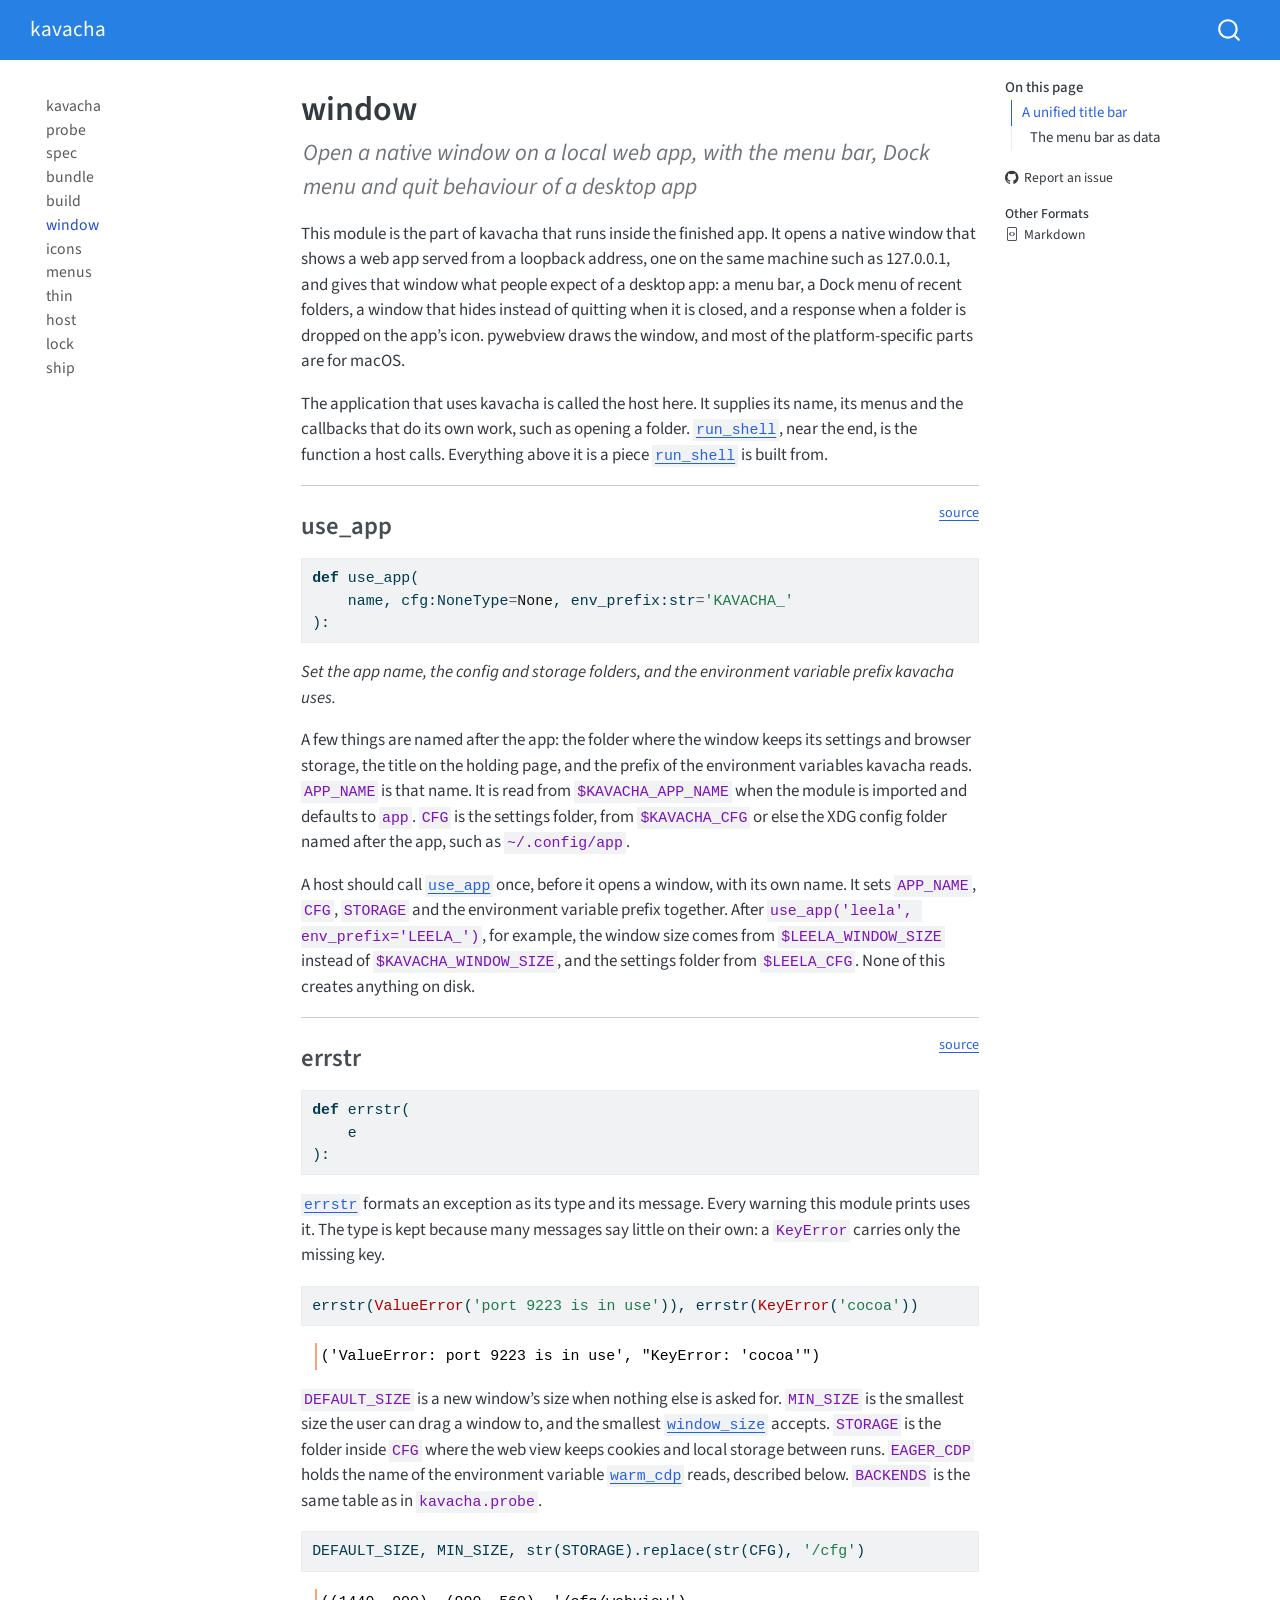
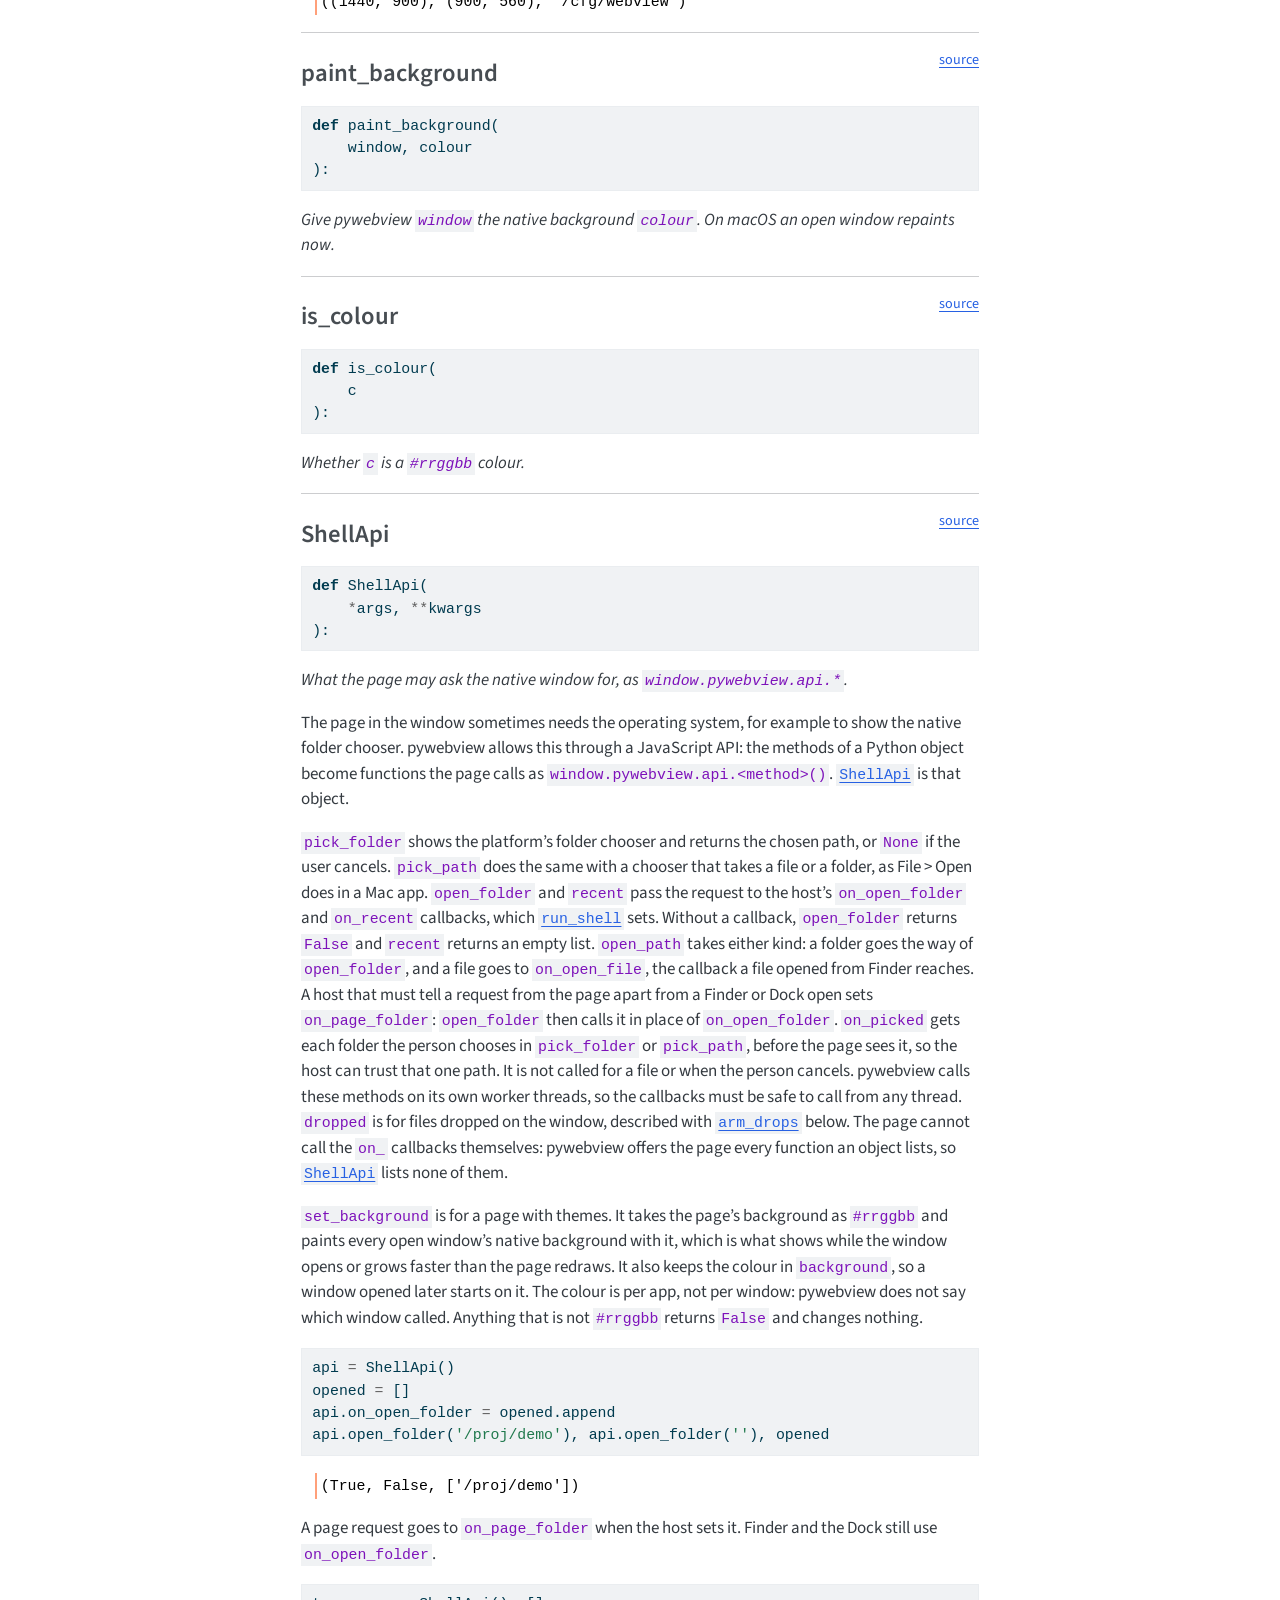
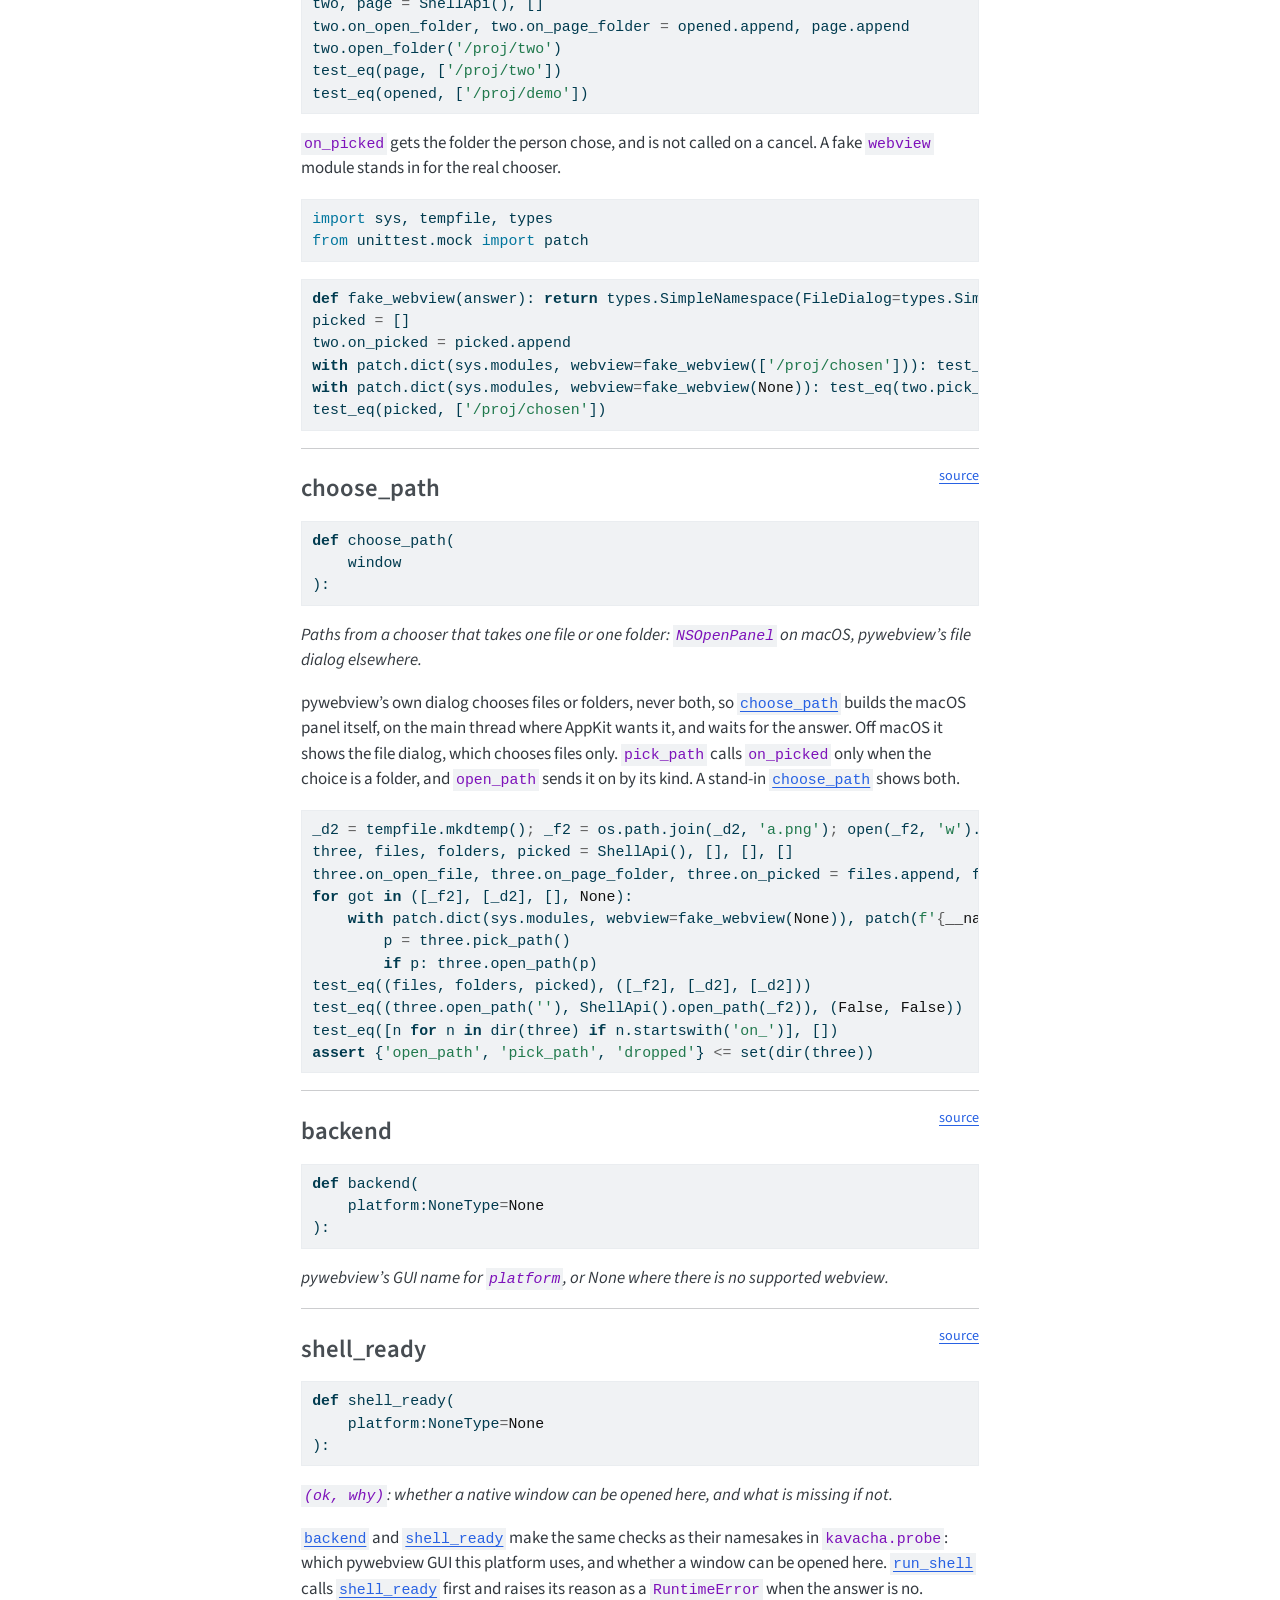
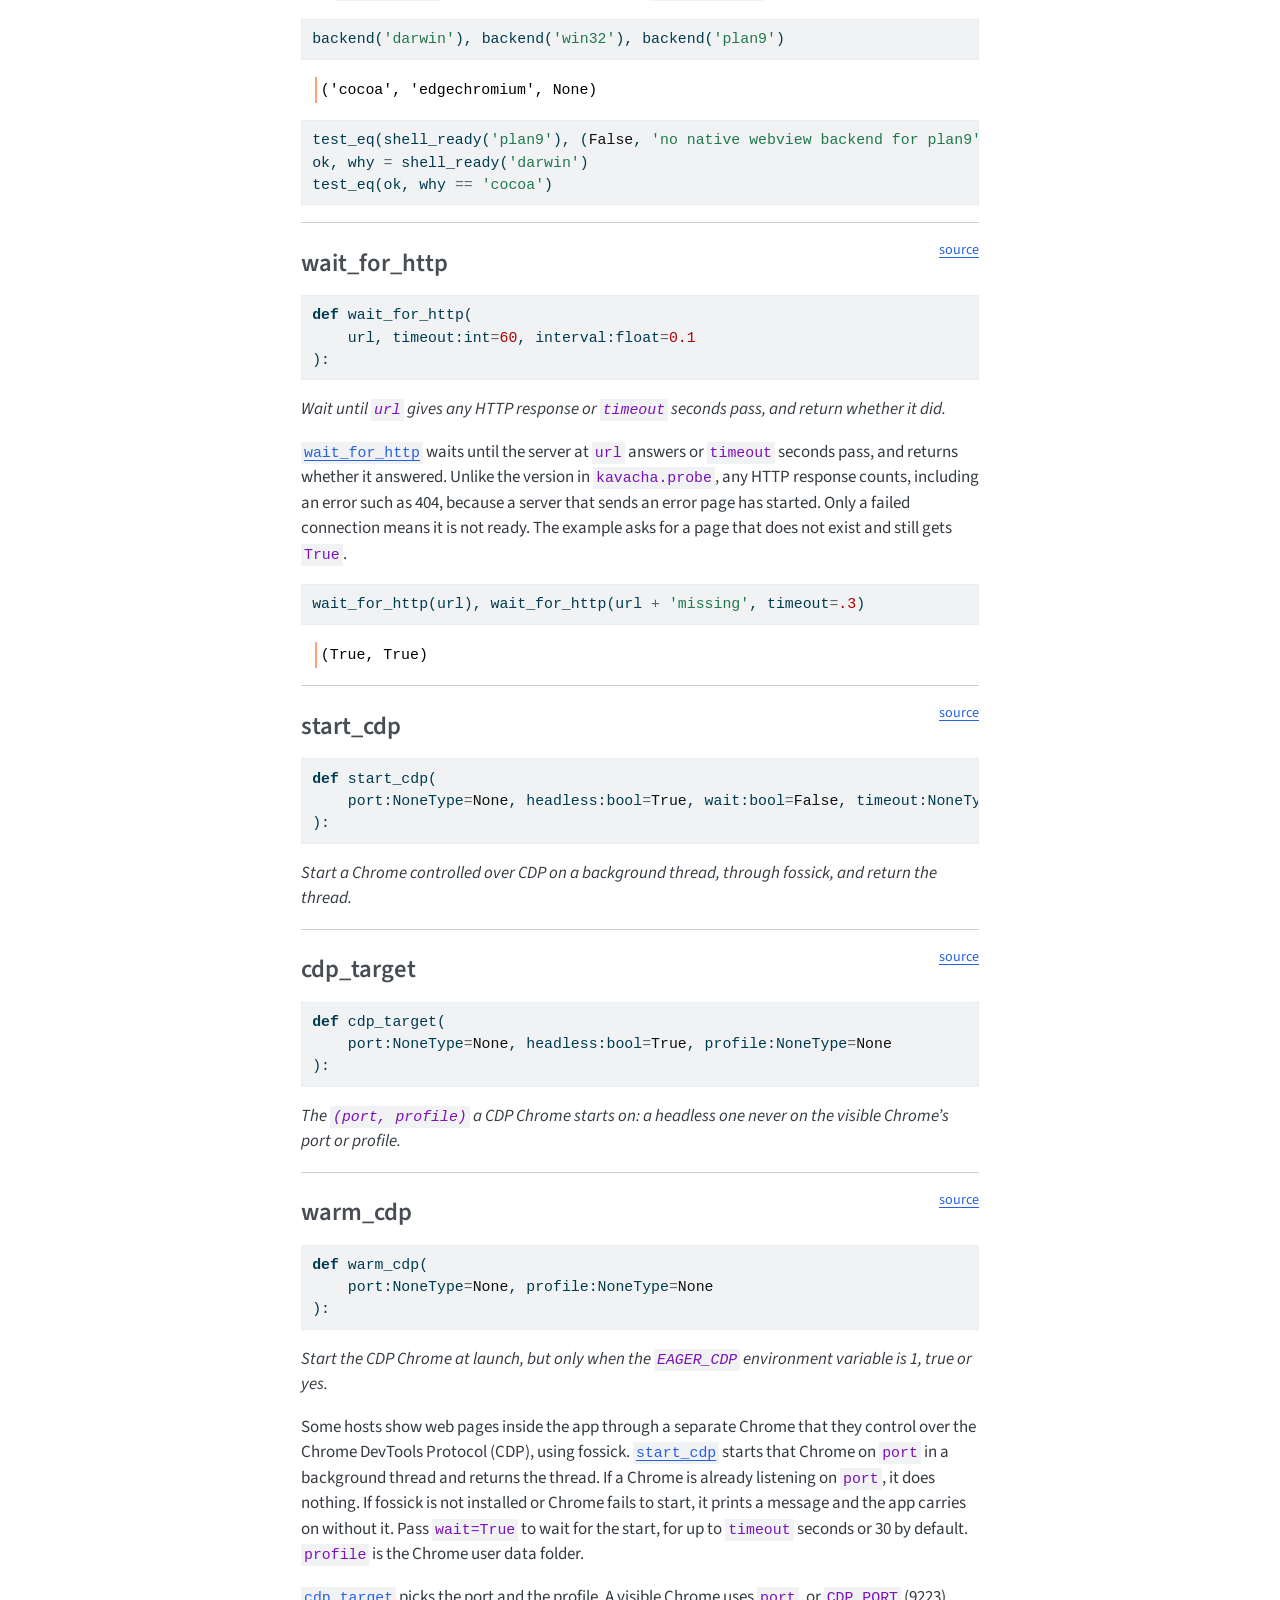
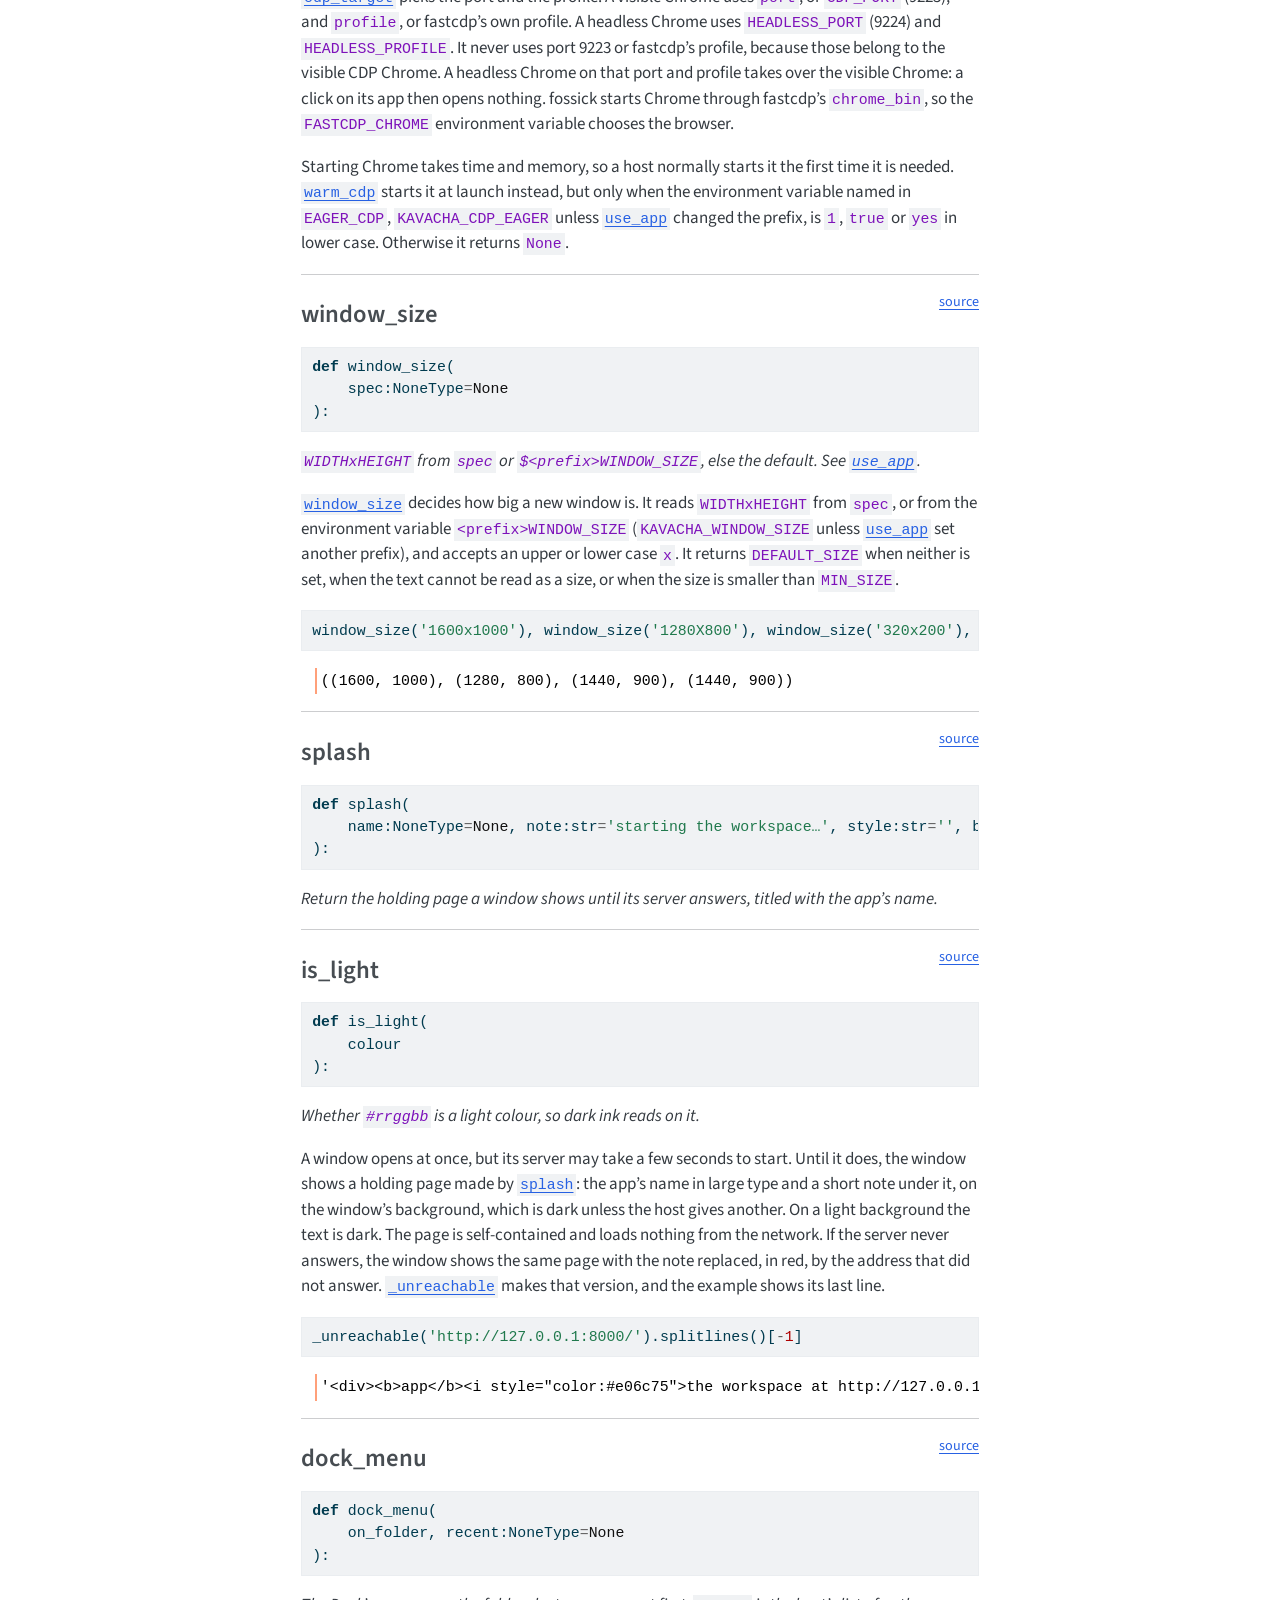
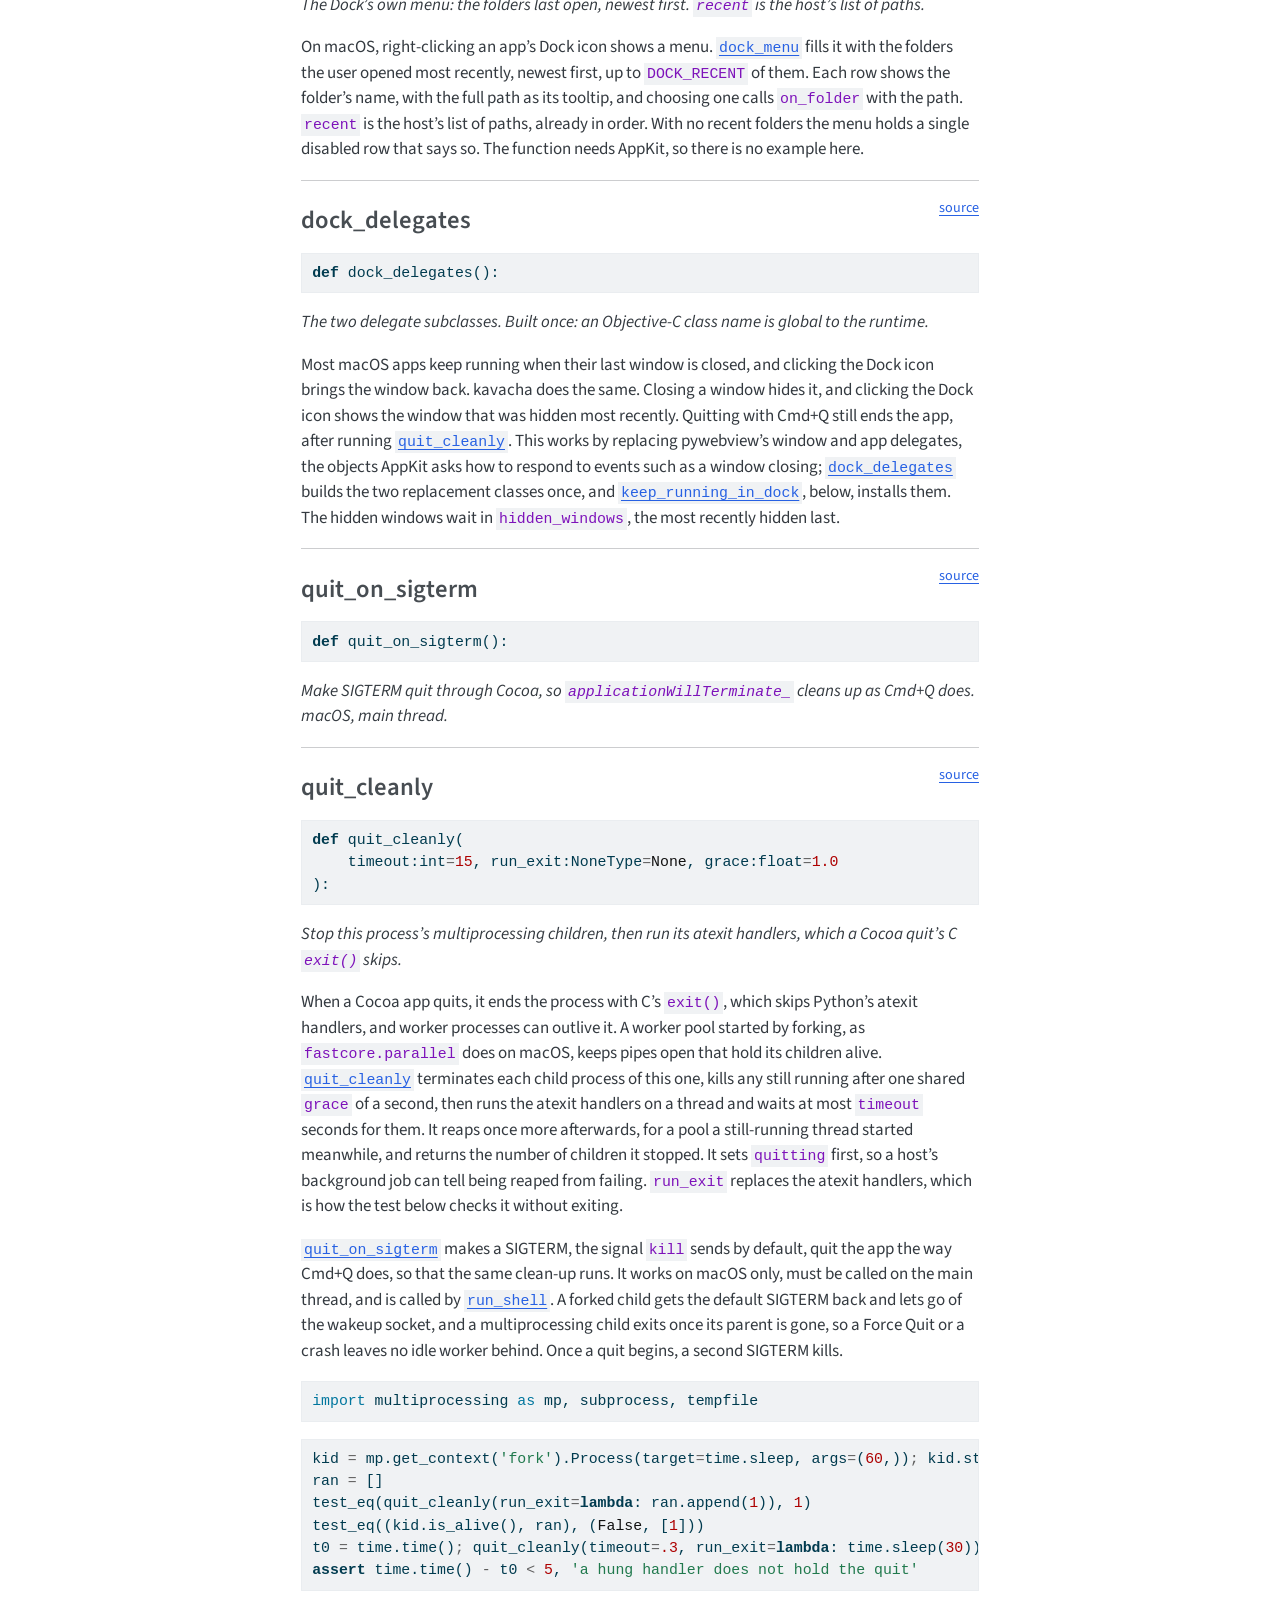
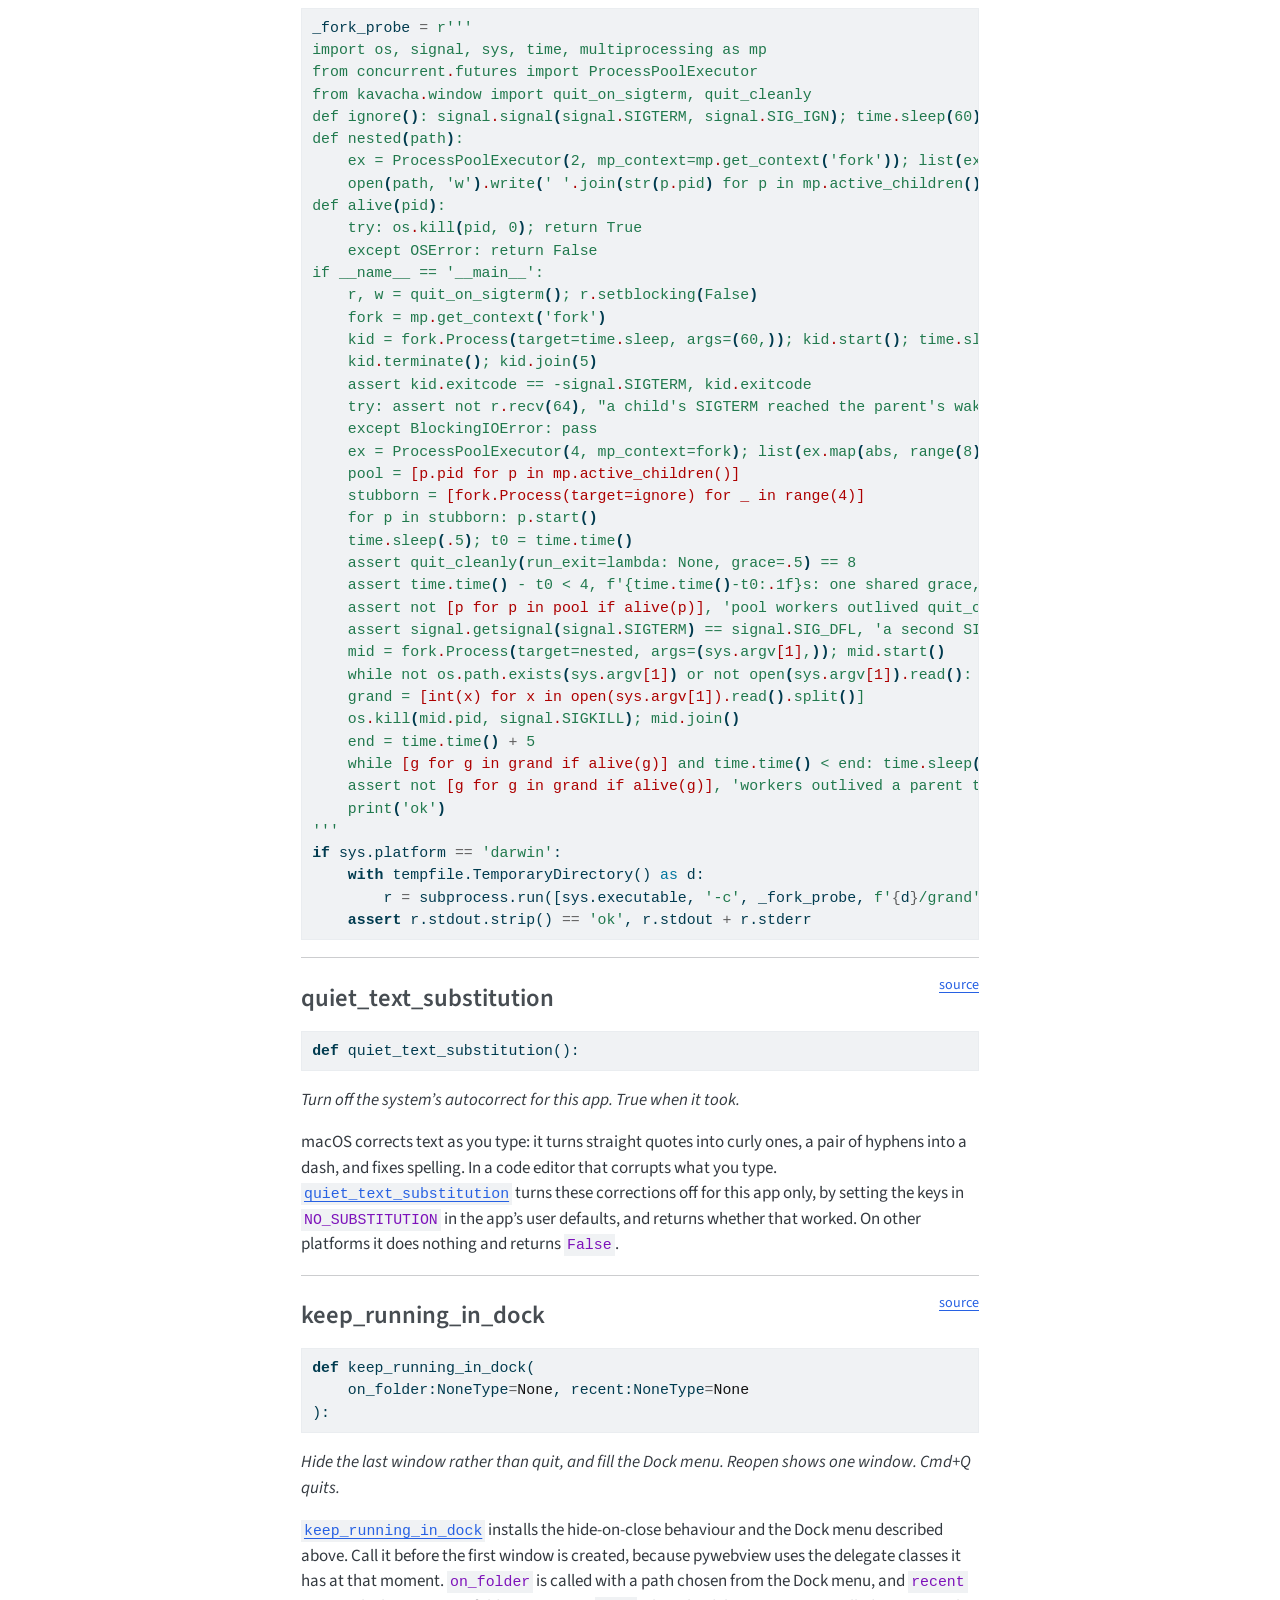
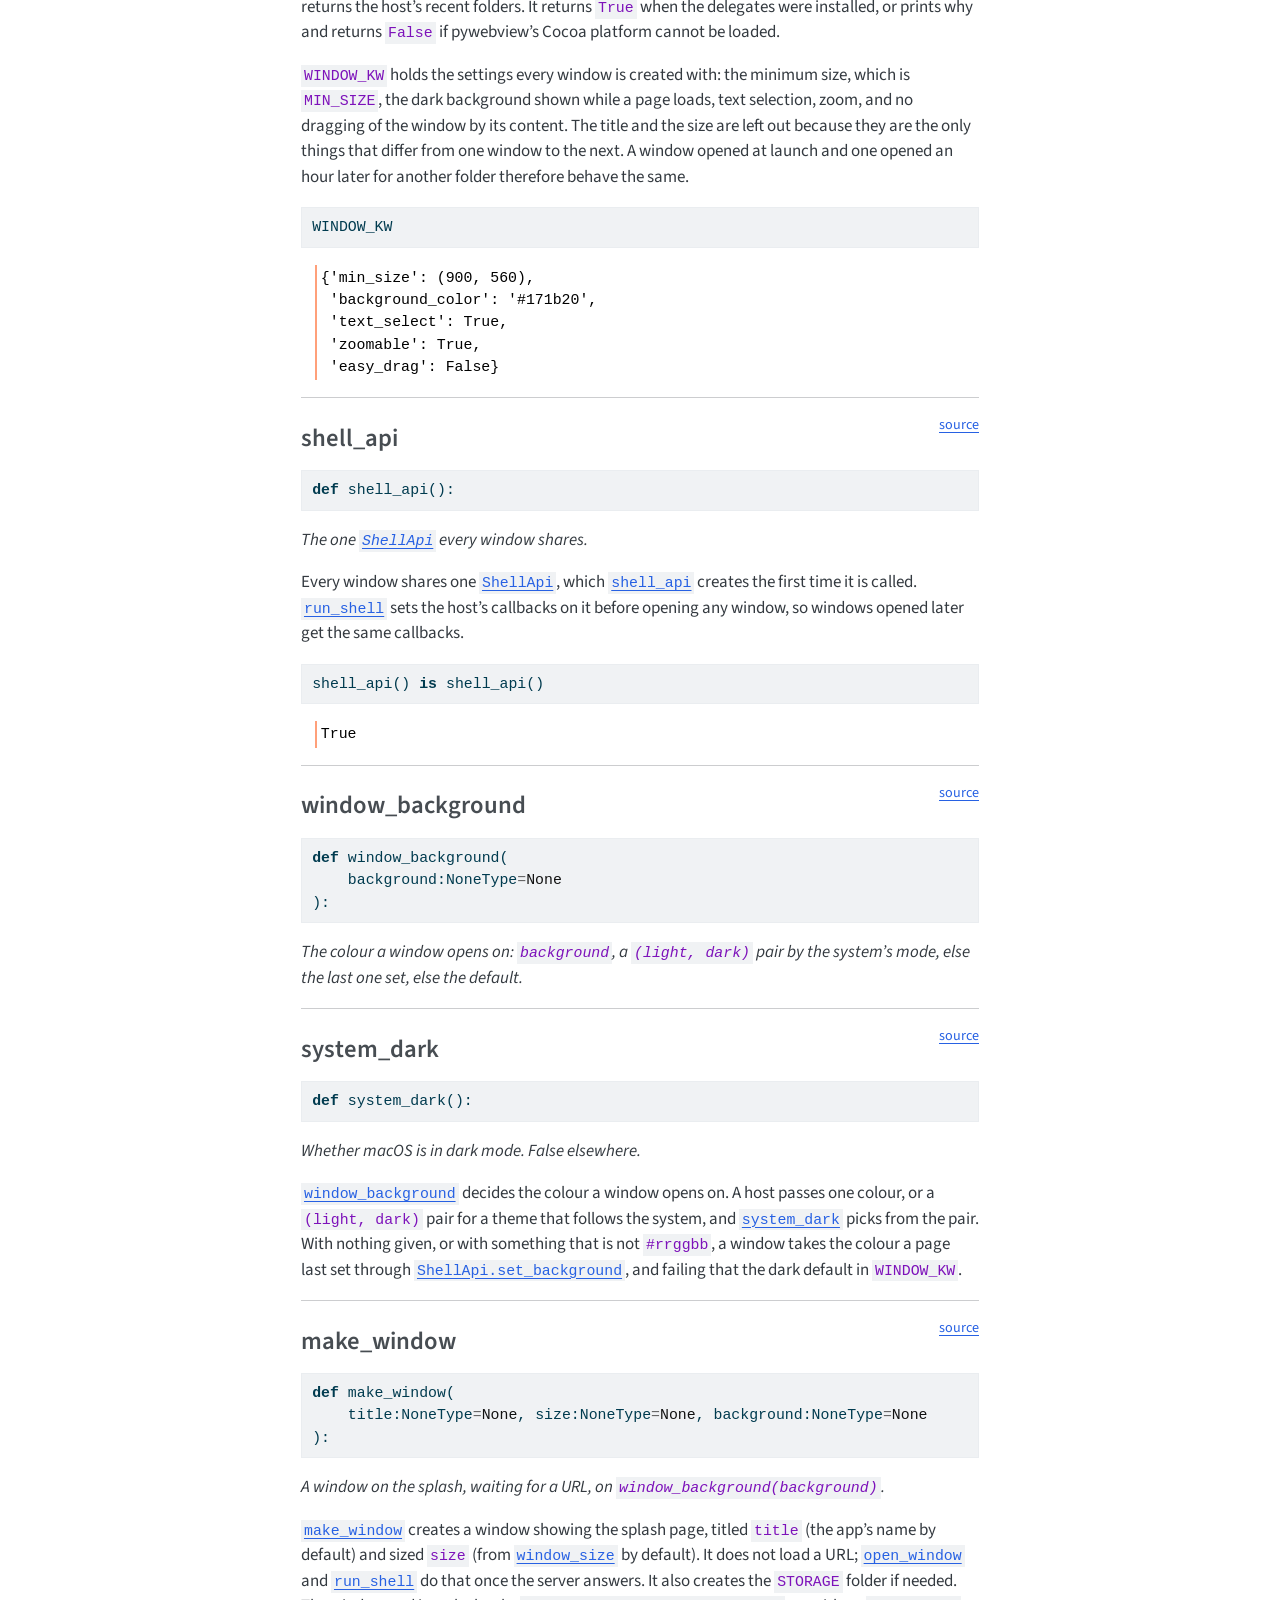
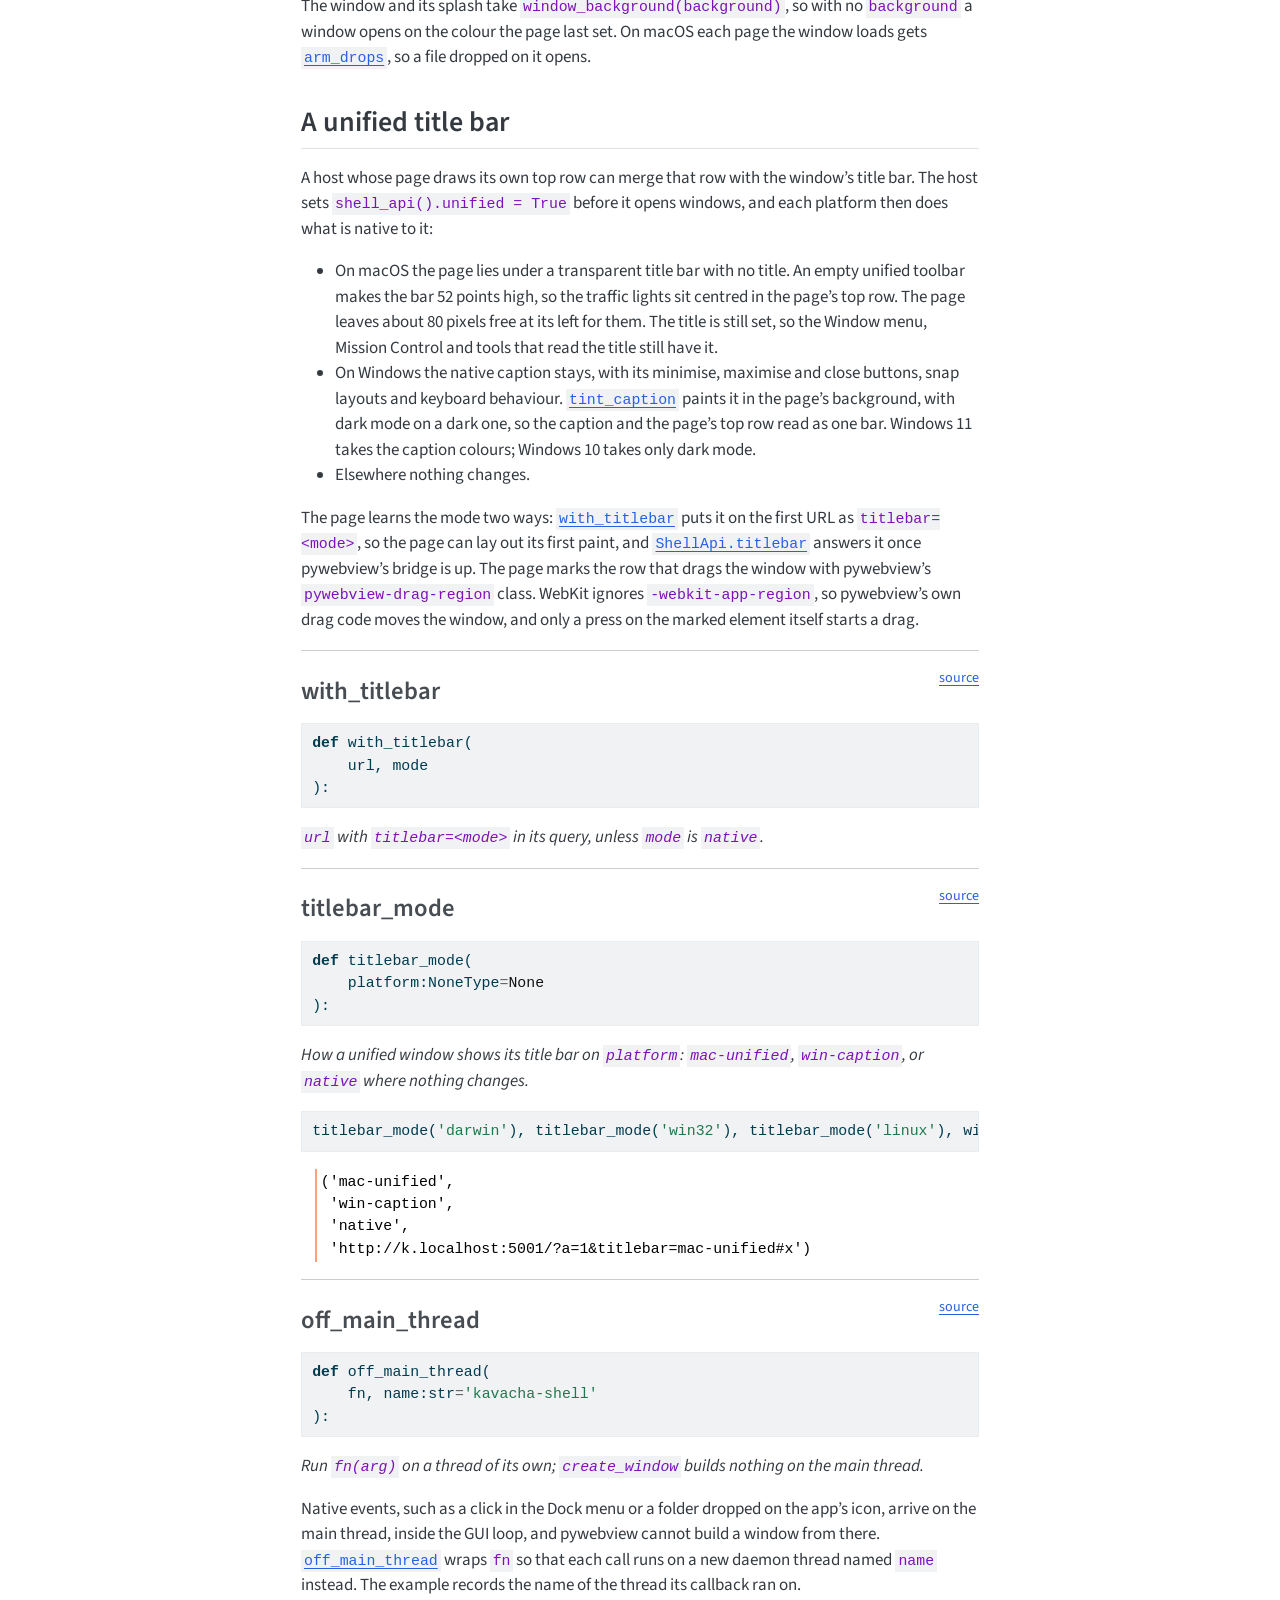
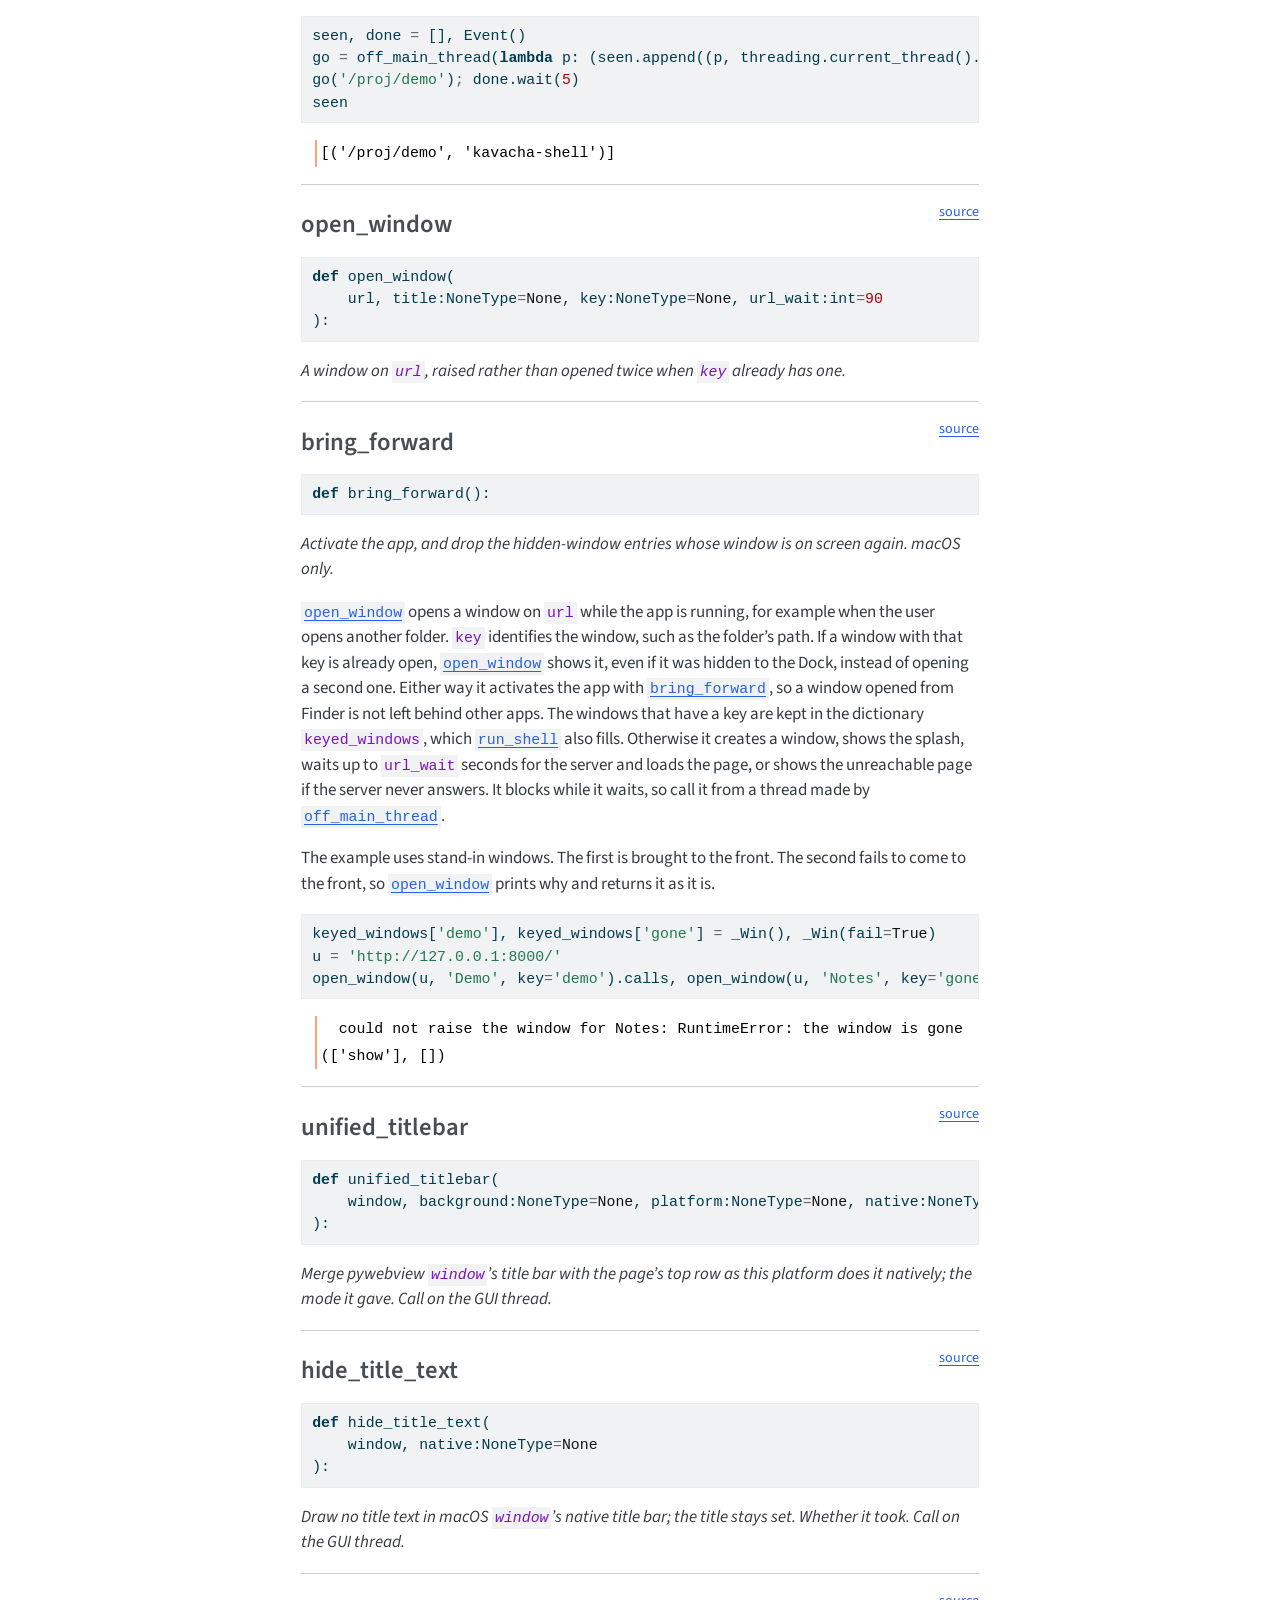
<file: window.html>
<!DOCTYPE html>
<html xmlns="http://www.w3.org/1999/xhtml" lang="en" xml:lang="en"><head>

<meta charset="utf-8">
<meta name="generator" content="quarto-1.11.9">

<meta name="viewport" content="width=device-width, initial-scale=1.0, user-scalable=yes">

<meta name="description" content="Open a native window on a local web app, with the menu bar, Dock menu and quit behaviour of a desktop app">

<title>window – kavacha</title>
<style>
/* Default styles provided by pandoc.
** See https://pandoc.org/MANUAL.html#variables-for-html for config info.
*/
span.smallcaps{font-variant: small-caps;}
div.columns{display: flex; gap: 1.5em;}
div.column{flex: auto;}
@media screen {
div.columns{gap: min(4vw, 1.5em);}
div.column{overflow-x: auto;}
}
div.hanging-indent{margin-left: 1.5em; text-indent: -1.5em;}
ul.task-list{list-style: none;}
ul.task-list li input[type="checkbox"] {
  width: 0.8em;
  margin: 0 0.8em 0.2em -1em; /* quarto-specific, see https://github.com/quarto-dev/quarto-cli/issues/4556 */ 
  vertical-align: middle;
}
/* CSS for syntax highlighting */
html { -webkit-text-size-adjust: 100%; }
pre > code.sourceCode { white-space: pre; position: relative; }
pre > code.sourceCode > span { display: inline-block; line-height: 1.25; }
pre > code.sourceCode > span:empty { height: 1.2em; }
.sourceCode { overflow: visible; }
code.sourceCode > span { color: inherit; text-decoration: inherit; }
div.sourceCode { margin: 1em 0; }
pre.sourceCode { margin: 0; }
@media screen {
div.sourceCode { overflow: auto; }
}
@media print {
pre > code.sourceCode { white-space: pre-wrap; }
pre > code.sourceCode > span { text-indent: -5em; padding-left: 5em; }
}
pre.numberSource code
  { counter-reset: source-line 0; }
pre.numberSource code > span
  { position: relative; left: -4em; counter-increment: source-line; }
pre.numberSource code > span > a:first-child::before
  { content: counter(source-line);
    position: relative; left: -1em; text-align: right; vertical-align: baseline;
    border: none; display: inline-block;
    -webkit-touch-callout: none; -webkit-user-select: none;
    -khtml-user-select: none; -moz-user-select: none;
    -ms-user-select: none; user-select: none;
    padding: 0 4px; width: 4em;
  }
pre.numberSource { margin-left: 3em;  padding-left: 4px; }
div.sourceCode
  {   }
@media screen {
pre > code.sourceCode > span > a:first-child::before { text-decoration: underline; }
}
</style>


<script src="site_libs/quarto-nav/quarto-nav.js"></script>
<script src="site_libs/quarto-nav/headroom.min.js"></script>
<script src="site_libs/clipboard/clipboard.min.js"></script>
<script src="site_libs/quarto-search/autocomplete.umd.js"></script>
<script src="site_libs/quarto-search/fuse.min.js"></script>
<script src="site_libs/quarto-search/quarto-search.js"></script>
<meta name="quarto:offset" content="./">
<script src="site_libs/quarto-html/quarto.js" type="module"></script>
<script src="site_libs/quarto-html/tabsets/tabsets.js" type="module"></script>
<script src="site_libs/quarto-html/scrollable-regions/scrollable-regions.js" type="module"></script>
<script src="site_libs/quarto-html/popper.min.js"></script>
<script src="site_libs/quarto-html/tippy.umd.min.js"></script>
<script src="site_libs/quarto-html/anchor.min.js"></script>
<link href="site_libs/quarto-html/tippy.css" rel="stylesheet">
<link href="site_libs/quarto-html/quarto-syntax-highlighting-63b5708e65d6cd79cd7618c58d0c21e7.css" rel="stylesheet" id="quarto-text-highlighting-styles">
<script src="site_libs/bootstrap/bootstrap.min.js"></script>
<link href="site_libs/bootstrap/bootstrap-icons.css" rel="stylesheet">
<link href="site_libs/bootstrap/bootstrap-f803fa4e565d46961d2a1845e6c2e3f5.min.css" rel="stylesheet" append-hash="true" id="quarto-bootstrap" data-mode="light">
<script id="quarto-search-options" type="application/json">{
  "location": "navbar",
  "copy-button": false,
  "collapse-after": 3,
  "panel-placement": "end",
  "type": "overlay",
  "limit": 50,
  "keyboard-shortcut": [
    "f",
    "/",
    "s"
  ],
  "show-item-context": false,
  "language": {
    "search-no-results-text": "No results",
    "search-matching-documents-text": "matching documents",
    "search-copy-link-title": "Copy link to search",
    "search-hide-matches-text": "Hide additional matches",
    "search-more-match-text": "more match in this document",
    "search-more-matches-text": "more matches in this document",
    "search-clear-button-title": "Clear",
    "search-text-placeholder": "",
    "search-detached-cancel-button-title": "Cancel",
    "search-submit-button-title": "Submit",
    "search-label": "Search"
  }
}</script>


<link rel="stylesheet" href="styles.css">
<meta property="og:title" content="window – kavacha">
<meta property="og:description" content="Open a native window on a local web app, with the menu bar, Dock menu and quit behaviour of a desktop app">
<meta property="og:site_name" content="kavacha">
<meta name="twitter:title" content="window – kavacha">
<meta name="twitter:description" content="Open a native window on a local web app, with the menu bar, Dock menu and quit behaviour of a desktop app">
<meta name="twitter:card" content="summary">
</head>

<body class="nav-sidebar floating nav-fixed quarto-light"><a id="quarto-skip-link" class="visually-hidden-focusable" href="#quarto-document-content">Skip to main content</a>

<div id="quarto-search-results"></div>
  <header id="quarto-header" class="headroom fixed-top">
    <nav class="navbar navbar-expand-lg " data-bs-theme="dark" aria-label="Site">
      <div class="navbar-container container-fluid">
      <div class="navbar-brand-container mx-auto">
    <a class="navbar-brand" href="./index.html">
    <span class="navbar-title">kavacha</span>
    </a>
  </div>
        <div class="quarto-navbar-tools tools-end">
</div>
          <div id="quarto-search" class="" title="Search"></div>
      </div> <!-- /container-fluid -->
    </nav>
  <nav class="quarto-secondary-nav" aria-label="Toolbar">
    <div class="container-fluid d-flex">
      <button type="button" class="quarto-btn-toggle btn" data-bs-toggle="collapse" role="button" data-bs-target=".quarto-sidebar-collapse-item" aria-controls="quarto-sidebar" aria-expanded="false" aria-label="Toggle sidebar navigation" onclick="if (window.quartoToggleHeadroom) { window.quartoToggleHeadroom(); }">
        <i class="bi bi-layout-text-sidebar-reverse"></i>
      </button>
        <nav class="quarto-page-breadcrumbs" aria-label="Breadcrumbs"><ol class="breadcrumb"><li class="breadcrumb-item"><a href="./window.html">window</a></li></ol></nav>
        <a class="flex-grow-1" data-bs-toggle="collapse" data-bs-target=".quarto-sidebar-collapse-item" onclick="if (window.quartoToggleHeadroom) { window.quartoToggleHeadroom(); }">      
        </a>
    </div>
  </nav>
</header>
<!-- content -->
<div id="quarto-content" class="quarto-container page-columns page-rows-contents page-layout-article page-navbar">
<!-- sidebar -->
  <nav id="quarto-sidebar" class="sidebar collapse collapse-horizontal quarto-sidebar-collapse-item sidebar-navigation floating overflow-auto" aria-label="Section">
    <div class="sidebar-menu-container"> 
    <ul class="list-unstyled mt-1">
        <li class="sidebar-item">
  <div class="sidebar-item-container"> 
  <a href="./index.html" class="sidebar-item-text sidebar-link">
 <span class="menu-text">kavacha</span></a>
  </div>
</li>
        <li class="sidebar-item">
  <div class="sidebar-item-container"> 
  <a href="./probe.html" class="sidebar-item-text sidebar-link">
 <span class="menu-text">probe</span></a>
  </div>
</li>
        <li class="sidebar-item">
  <div class="sidebar-item-container"> 
  <a href="./spec.html" class="sidebar-item-text sidebar-link">
 <span class="menu-text">spec</span></a>
  </div>
</li>
        <li class="sidebar-item">
  <div class="sidebar-item-container"> 
  <a href="./bundle.html" class="sidebar-item-text sidebar-link">
 <span class="menu-text">bundle</span></a>
  </div>
</li>
        <li class="sidebar-item">
  <div class="sidebar-item-container"> 
  <a href="./build.html" class="sidebar-item-text sidebar-link">
 <span class="menu-text">build</span></a>
  </div>
</li>
        <li class="sidebar-item">
  <div class="sidebar-item-container"> 
  <a href="./window.html" class="sidebar-item-text sidebar-link active">
 <span class="menu-text">window</span></a>
  </div>
</li>
        <li class="sidebar-item">
  <div class="sidebar-item-container"> 
  <a href="./icons.html" class="sidebar-item-text sidebar-link">
 <span class="menu-text">icons</span></a>
  </div>
</li>
        <li class="sidebar-item">
  <div class="sidebar-item-container"> 
  <a href="./menus.html" class="sidebar-item-text sidebar-link">
 <span class="menu-text">menus</span></a>
  </div>
</li>
        <li class="sidebar-item">
  <div class="sidebar-item-container"> 
  <a href="./thin.html" class="sidebar-item-text sidebar-link">
 <span class="menu-text">thin</span></a>
  </div>
</li>
        <li class="sidebar-item">
  <div class="sidebar-item-container"> 
  <a href="./host.html" class="sidebar-item-text sidebar-link">
 <span class="menu-text">host</span></a>
  </div>
</li>
        <li class="sidebar-item">
  <div class="sidebar-item-container"> 
  <a href="./lock.html" class="sidebar-item-text sidebar-link">
 <span class="menu-text">lock</span></a>
  </div>
</li>
        <li class="sidebar-item">
  <div class="sidebar-item-container"> 
  <a href="./ship.html" class="sidebar-item-text sidebar-link">
 <span class="menu-text">ship</span></a>
  </div>
</li>
    </ul>
    </div>
</nav>
<div id="quarto-sidebar-glass" class="quarto-sidebar-collapse-item" data-bs-toggle="collapse" data-bs-target=".quarto-sidebar-collapse-item"></div>
<!-- margin-sidebar -->
    <div id="quarto-margin-sidebar" class="sidebar margin-sidebar">
        <nav id="TOC" role="doc-toc" aria-labelledby="toc-title" class="toc-active">
    <h2 id="toc-title">On this page</h2>
   
  <ul>
  <li><a href="#a-unified-title-bar" id="toc-a-unified-title-bar" class="nav-link active" data-scroll-target="#a-unified-title-bar">A unified title bar</a>
  <ul class="collapse">
  <li><a href="#the-menu-bar-as-data" id="toc-the-menu-bar-as-data" class="nav-link" data-scroll-target="#the-menu-bar-as-data">The menu bar as data</a></li>
  </ul></li>
  </ul>
<div class="toc-actions"><ul><li><a href="https://github.com/vedicreader/kavacha/issues/new" class="toc-action"><i class="bi bi-github"></i>Report an issue</a></li></ul></div><div class="quarto-alternate-formats"><h2>Other Formats</h2><ul><li><a href="window.html.md"><i class="bi bi-file-code"></i>Markdown</a></li></ul></div></nav>
    </div>
<!-- main -->
<main class="content" id="quarto-document-content" tabindex="-1">

<header id="title-block-header" class="quarto-title-block default">
<div class="quarto-title">
<h1 class="title">window</h1>
</div>

<div>
  <div class="description">
    Open a native window on a local web app, with the menu bar, Dock menu and quit behaviour of a desktop app
  </div>
</div>


<div class="quarto-title-meta">

    
  
    
  </div>
  


</header>


<!-- WARNING: THIS FILE WAS AUTOGENERATED! DO NOT EDIT! -->
<p>This module is the part of kavacha that runs inside the finished app. It opens a native window that shows a web app served from a loopback address, one on the same machine such as 127.0.0.1, and gives that window what people expect of a desktop app: a menu bar, a Dock menu of recent folders, a window that hides instead of quitting when it is closed, and a response when a folder is dropped on the app’s icon. pywebview draws the window, and most of the platform-specific parts are for macOS.</p>
<p>The application that uses kavacha is called the host here. It supplies its name, its menus and the callbacks that do its own work, such as opening a folder. <a href="https://vedicreader.github.io/kavacha/window.html#run_shell"><code>run_shell</code></a>, near the end, is the function a host calls. Everything above it is a piece <a href="https://vedicreader.github.io/kavacha/window.html#run_shell"><code>run_shell</code></a> is built from.</p>
<div id="11176f33" class="cell" data-quarto-private-1="{&quot;key&quot;:&quot;execution&quot;,&quot;value&quot;:{&quot;iopub.execute_input&quot;:&quot;2026-11-22T04:32:45.741475+00:00&quot;,&quot;shell.execute_reply&quot;:&quot;2026-11-22T04:32:45.809963+00:00&quot;,&quot;total&quot;:0.06849099800000147}}" data-execution_count="8">
<hr>
<p><a href="https://github.com/vedicreader/kavacha/blob/main/kavacha/window.py#L36" target="_blank" style="float:right; font-size:smaller">source</a></p>
<section id="use_app" class="level3">
<h3 class="anchored" data-anchor-id="use_app">use_app</h3>
<div class="code-copy-outer-scaffold"><div class="sourceCode" id="cb1"><pre class="sourceCode python code-with-copy"><code class="sourceCode python"><span id="cb1-1"><a href="#cb1-1" aria-hidden="true" tabindex="-1"></a><span class="kw">def</span> use_app(</span>
<span id="cb1-2"><a href="#cb1-2" aria-hidden="true" tabindex="-1"></a>    name, cfg:NoneType<span class="op">=</span><span class="va">None</span>, env_prefix:<span class="bu">str</span><span class="op">=</span><span class="st">'KAVACHA_'</span></span>
<span id="cb1-3"><a href="#cb1-3" aria-hidden="true" tabindex="-1"></a>):</span></code></pre></div><button title="Copy to Clipboard" class="code-copy-button"><i class="bi"></i></button></div>
<p><em>Set the app name, the config and storage folders, and the environment variable prefix kavacha uses.</em></p>
</section>
</div>
<p>A few things are named after the app: the folder where the window keeps its settings and browser storage, the title on the holding page, and the prefix of the environment variables kavacha reads. <code>APP_NAME</code> is that name. It is read from <code>$KAVACHA_APP_NAME</code> when the module is imported and defaults to <code>app</code>. <code>CFG</code> is the settings folder, from <code>$KAVACHA_CFG</code> or else the XDG config folder named after the app, such as <code>~/.config/app</code>.</p>
<p>A host should call <a href="https://vedicreader.github.io/kavacha/window.html#use_app"><code>use_app</code></a> once, before it opens a window, with its own name. It sets <code>APP_NAME</code>, <code>CFG</code>, <code>STORAGE</code> and the environment variable prefix together. After <code>use_app('leela', env_prefix='LEELA_')</code>, for example, the window size comes from <code>$LEELA_WINDOW_SIZE</code> instead of <code>$KAVACHA_WINDOW_SIZE</code>, and the settings folder from <code>$LEELA_CFG</code>. None of this creates anything on disk.</p>
<div id="360dcd77" class="cell" data-quarto-private-1="{&quot;key&quot;:&quot;execution&quot;,&quot;value&quot;:{&quot;iopub.execute_input&quot;:&quot;2026-11-22T04:32:45.811458+00:00&quot;,&quot;shell.execute_reply&quot;:&quot;2026-11-22T04:32:45.813903+00:00&quot;,&quot;total&quot;:0.0024470540000010033}}" data-execution_count="11">
<hr>
<p><a href="https://github.com/vedicreader/kavacha/blob/main/kavacha/window.py#L48" target="_blank" style="float:right; font-size:smaller">source</a></p>
<section id="errstr" class="level3">
<h3 class="anchored" data-anchor-id="errstr">errstr</h3>
<div class="code-copy-outer-scaffold"><div class="sourceCode" id="cb2"><pre class="sourceCode python code-with-copy"><code class="sourceCode python"><span id="cb2-1"><a href="#cb2-1" aria-hidden="true" tabindex="-1"></a><span class="kw">def</span> errstr(</span>
<span id="cb2-2"><a href="#cb2-2" aria-hidden="true" tabindex="-1"></a>    e</span>
<span id="cb2-3"><a href="#cb2-3" aria-hidden="true" tabindex="-1"></a>):</span></code></pre></div><button title="Copy to Clipboard" class="code-copy-button"><i class="bi"></i></button></div>
</section>
</div>
<p><a href="https://vedicreader.github.io/kavacha/window.html#errstr"><code>errstr</code></a> formats an exception as its type and its message. Every warning this module prints uses it. The type is kept because many messages say little on their own: a <code>KeyError</code> carries only the missing key.</p>
<div id="4b463067" class="cell" data-quarto-private-1="{&quot;key&quot;:&quot;execution&quot;,&quot;value&quot;:{&quot;iopub.execute_input&quot;:&quot;2026-11-22T04:32:45.814006+00:00&quot;,&quot;shell.execute_reply&quot;:&quot;2026-11-22T04:32:45.814808+00:00&quot;,&quot;total&quot;:0.0008041490000039175}}" data-exec_doc="true" data-execution_count="12">
<div class="code-copy-outer-scaffold"><div class="sourceCode cell-code" id="cb3"><pre class="sourceCode python code-with-copy"><code class="sourceCode python"><span id="cb3-1"><a href="#cb3-1" aria-hidden="true" tabindex="-1"></a>errstr(<span class="pp">ValueError</span>(<span class="st">'port 9223 is in use'</span>)), errstr(<span class="pp">KeyError</span>(<span class="st">'cocoa'</span>))</span></code></pre></div><button title="Copy to Clipboard" class="code-copy-button"><i class="bi"></i></button></div>
<div class="cell-output cell-output-display" data-execution_count="12">
<pre><code>('ValueError: port 9223 is in use', "KeyError: 'cocoa'")</code></pre>
</div>
</div>
<p><code>DEFAULT_SIZE</code> is a new window’s size when nothing else is asked for. <code>MIN_SIZE</code> is the smallest size the user can drag a window to, and the smallest <a href="https://vedicreader.github.io/kavacha/window.html#window_size"><code>window_size</code></a> accepts. <code>STORAGE</code> is the folder inside <code>CFG</code> where the web view keeps cookies and local storage between runs. <code>EAGER_CDP</code> holds the name of the environment variable <a href="https://vedicreader.github.io/kavacha/window.html#warm_cdp"><code>warm_cdp</code></a> reads, described below. <code>BACKENDS</code> is the same table as in <code>kavacha.probe</code>.</p>
<div id="5d0e7c9f" class="cell" data-quarto-private-1="{&quot;key&quot;:&quot;execution&quot;,&quot;value&quot;:{&quot;iopub.execute_input&quot;:&quot;2026-11-22T04:32:45.817045+00:00&quot;,&quot;shell.execute_reply&quot;:&quot;2026-11-22T04:32:45.817835+00:00&quot;,&quot;total&quot;:0.000792890999996132}}" data-exec_doc="true" data-execution_count="18">
<div class="code-copy-outer-scaffold"><div class="sourceCode cell-code" id="cb5"><pre class="sourceCode python code-with-copy"><code class="sourceCode python"><span id="cb5-1"><a href="#cb5-1" aria-hidden="true" tabindex="-1"></a>DEFAULT_SIZE, MIN_SIZE, <span class="bu">str</span>(STORAGE).replace(<span class="bu">str</span>(CFG), <span class="st">'/cfg'</span>)</span></code></pre></div><button title="Copy to Clipboard" class="code-copy-button"><i class="bi"></i></button></div>
<div class="cell-output cell-output-display" data-execution_count="18">
<pre><code>((1440, 900), (900, 560), '/cfg/webview')</code></pre>
</div>
</div>
<div id="47afc939" class="cell" data-quarto-private-1="{&quot;key&quot;:&quot;execution&quot;,&quot;value&quot;:{&quot;iopub.execute_input&quot;:&quot;2026-11-22T04:32:45.819310+00:00&quot;,&quot;shell.execute_reply&quot;:&quot;2026-11-22T04:32:45.822154+00:00&quot;,&quot;total&quot;:0.0028463240000036194}}" data-execution_count="20">
<hr>
<p><a href="https://github.com/vedicreader/kavacha/blob/main/kavacha/window.py#L70" target="_blank" style="float:right; font-size:smaller">source</a></p>
<section id="paint_background" class="level3">
<h3 class="anchored" data-anchor-id="paint_background">paint_background</h3>
<div class="code-copy-outer-scaffold"><div class="sourceCode" id="cb7"><pre class="sourceCode python code-with-copy"><code class="sourceCode python"><span id="cb7-1"><a href="#cb7-1" aria-hidden="true" tabindex="-1"></a><span class="kw">def</span> paint_background(</span>
<span id="cb7-2"><a href="#cb7-2" aria-hidden="true" tabindex="-1"></a>    window, colour</span>
<span id="cb7-3"><a href="#cb7-3" aria-hidden="true" tabindex="-1"></a>):</span></code></pre></div><button title="Copy to Clipboard" class="code-copy-button"><i class="bi"></i></button></div>
<p><em>Give pywebview <code>window</code> the native background <code>colour</code>. On macOS an open window repaints now.</em></p>
</section>
</div>
<div id="c5e93b82" class="cell" data-quarto-private-1="{&quot;key&quot;:&quot;execution&quot;,&quot;value&quot;:{&quot;iopub.execute_input&quot;:&quot;2026-11-22T04:32:45.822250+00:00&quot;,&quot;shell.execute_reply&quot;:&quot;2026-11-22T04:32:45.824486+00:00&quot;,&quot;total&quot;:0.0022387089999966747}}" data-execution_count="21">
<hr>
<p><a href="https://github.com/vedicreader/kavacha/blob/main/kavacha/window.py#L66" target="_blank" style="float:right; font-size:smaller">source</a></p>
<section id="is_colour" class="level3">
<h3 class="anchored" data-anchor-id="is_colour">is_colour</h3>
<div class="code-copy-outer-scaffold"><div class="sourceCode" id="cb8"><pre class="sourceCode python code-with-copy"><code class="sourceCode python"><span id="cb8-1"><a href="#cb8-1" aria-hidden="true" tabindex="-1"></a><span class="kw">def</span> is_colour(</span>
<span id="cb8-2"><a href="#cb8-2" aria-hidden="true" tabindex="-1"></a>    c</span>
<span id="cb8-3"><a href="#cb8-3" aria-hidden="true" tabindex="-1"></a>):</span></code></pre></div><button title="Copy to Clipboard" class="code-copy-button"><i class="bi"></i></button></div>
<p><em>Whether <code>c</code> is a <code>#rrggbb</code> colour.</em></p>
</section>
</div>
<div id="38f257fa" class="cell" data-quarto-private-1="{&quot;key&quot;:&quot;execution&quot;,&quot;value&quot;:{&quot;iopub.execute_input&quot;:&quot;2026-11-22T04:32:45.828154+00:00&quot;,&quot;shell.execute_reply&quot;:&quot;2026-11-22T04:32:45.830464+00:00&quot;,&quot;total&quot;:0.0023124479999978576}}" data-execution_count="23">
<hr>
<p><a href="https://github.com/vedicreader/kavacha/blob/main/kavacha/window.py#L86" target="_blank" style="float:right; font-size:smaller">source</a></p>
<section id="shellapi" class="level3">
<h3 class="anchored" data-anchor-id="shellapi">ShellApi</h3>
<div class="code-copy-outer-scaffold"><div class="sourceCode" id="cb9"><pre class="sourceCode python code-with-copy"><code class="sourceCode python"><span id="cb9-1"><a href="#cb9-1" aria-hidden="true" tabindex="-1"></a><span class="kw">def</span> ShellApi(</span>
<span id="cb9-2"><a href="#cb9-2" aria-hidden="true" tabindex="-1"></a>    <span class="op">*</span>args, <span class="op">**</span>kwargs</span>
<span id="cb9-3"><a href="#cb9-3" aria-hidden="true" tabindex="-1"></a>):</span></code></pre></div><button title="Copy to Clipboard" class="code-copy-button"><i class="bi"></i></button></div>
<p><em>What the page may ask the native window for, as <code>window.pywebview.api.*</code>.</em></p>
</section>
</div>
<p>The page in the window sometimes needs the operating system, for example to show the native folder chooser. pywebview allows this through a JavaScript API: the methods of a Python object become functions the page calls as <code>window.pywebview.api.&lt;method&gt;()</code>. <a href="https://vedicreader.github.io/kavacha/window.html#shellapi"><code>ShellApi</code></a> is that object.</p>
<p><code>pick_folder</code> shows the platform’s folder chooser and returns the chosen path, or <code>None</code> if the user cancels. <code>pick_path</code> does the same with a chooser that takes a file or a folder, as File &gt; Open does in a Mac app. <code>open_folder</code> and <code>recent</code> pass the request to the host’s <code>on_open_folder</code> and <code>on_recent</code> callbacks, which <a href="https://vedicreader.github.io/kavacha/window.html#run_shell"><code>run_shell</code></a> sets. Without a callback, <code>open_folder</code> returns <code>False</code> and <code>recent</code> returns an empty list. <code>open_path</code> takes either kind: a folder goes the way of <code>open_folder</code>, and a file goes to <code>on_open_file</code>, the callback a file opened from Finder reaches. A host that must tell a request from the page apart from a Finder or Dock open sets <code>on_page_folder</code>: <code>open_folder</code> then calls it in place of <code>on_open_folder</code>. <code>on_picked</code> gets each folder the person chooses in <code>pick_folder</code> or <code>pick_path</code>, before the page sees it, so the host can trust that one path. It is not called for a file or when the person cancels. pywebview calls these methods on its own worker threads, so the callbacks must be safe to call from any thread. <code>dropped</code> is for files dropped on the window, described with <a href="https://vedicreader.github.io/kavacha/window.html#arm_drops"><code>arm_drops</code></a> below. The page cannot call the <code>on_</code> callbacks themselves: pywebview offers the page every function an object lists, so <a href="https://vedicreader.github.io/kavacha/window.html#shellapi"><code>ShellApi</code></a> lists none of them.</p>
<p><code>set_background</code> is for a page with themes. It takes the page’s background as <code>#rrggbb</code> and paints every open window’s native background with it, which is what shows while the window opens or grows faster than the page redraws. It also keeps the colour in <code>background</code>, so a window opened later starts on it. The colour is per app, not per window: pywebview does not say which window called. Anything that is not <code>#rrggbb</code> returns <code>False</code> and changes nothing.</p>
<div id="37446ad8" class="cell" data-quarto-private-1="{&quot;key&quot;:&quot;execution&quot;,&quot;value&quot;:{&quot;iopub.execute_input&quot;:&quot;2026-11-22T04:32:45.830591+00:00&quot;,&quot;shell.execute_reply&quot;:&quot;2026-11-22T04:32:45.831475+00:00&quot;,&quot;total&quot;:0.0008865120000010052}}" data-exec_doc="true" data-execution_count="24">
<div class="code-copy-outer-scaffold"><div class="sourceCode cell-code" id="cb10"><pre class="sourceCode python code-with-copy"><code class="sourceCode python"><span id="cb10-1"><a href="#cb10-1" aria-hidden="true" tabindex="-1"></a>api <span class="op">=</span> ShellApi()</span>
<span id="cb10-2"><a href="#cb10-2" aria-hidden="true" tabindex="-1"></a>opened <span class="op">=</span> []</span>
<span id="cb10-3"><a href="#cb10-3" aria-hidden="true" tabindex="-1"></a>api.on_open_folder <span class="op">=</span> opened.append</span>
<span id="cb10-4"><a href="#cb10-4" aria-hidden="true" tabindex="-1"></a>api.open_folder(<span class="st">'/proj/demo'</span>), api.open_folder(<span class="st">''</span>), opened</span></code></pre></div><button title="Copy to Clipboard" class="code-copy-button"><i class="bi"></i></button></div>
<div class="cell-output cell-output-display" data-execution_count="24">
<pre><code>(True, False, ['/proj/demo'])</code></pre>
</div>
</div>
<p>A page request goes to <code>on_page_folder</code> when the host sets it. Finder and the Dock still use <code>on_open_folder</code>.</p>
<div id="b1c7e0a3" class="cell">
<div class="code-copy-outer-scaffold"><div class="sourceCode cell-code" id="cb12"><pre class="sourceCode python code-with-copy"><code class="sourceCode python"><span id="cb12-1"><a href="#cb12-1" aria-hidden="true" tabindex="-1"></a>two, page <span class="op">=</span> ShellApi(), []</span>
<span id="cb12-2"><a href="#cb12-2" aria-hidden="true" tabindex="-1"></a>two.on_open_folder, two.on_page_folder <span class="op">=</span> opened.append, page.append</span>
<span id="cb12-3"><a href="#cb12-3" aria-hidden="true" tabindex="-1"></a>two.open_folder(<span class="st">'/proj/two'</span>)</span>
<span id="cb12-4"><a href="#cb12-4" aria-hidden="true" tabindex="-1"></a>test_eq(page, [<span class="st">'/proj/two'</span>])</span>
<span id="cb12-5"><a href="#cb12-5" aria-hidden="true" tabindex="-1"></a>test_eq(opened, [<span class="st">'/proj/demo'</span>])</span></code></pre></div><button title="Copy to Clipboard" class="code-copy-button"><i class="bi"></i></button></div>
</div>
<p><code>on_picked</code> gets the folder the person chose, and is not called on a cancel. A fake <code>webview</code> module stands in for the real chooser.</p>
<div id="27fce1e6" class="cell" data-quarto-private-1="{&quot;key&quot;:&quot;execution&quot;,&quot;value&quot;:{&quot;iopub.execute_input&quot;:&quot;2026-11-22T04:32:45.831731+00:00&quot;,&quot;shell.execute_reply&quot;:&quot;2026-11-22T04:32:45.836284+00:00&quot;,&quot;total&quot;:0.004554923999997129}}" data-execution_count="25">
<div class="code-copy-outer-scaffold"><div class="sourceCode cell-code" id="cb13"><pre class="sourceCode python code-with-copy"><code class="sourceCode python"><span id="cb13-1"><a href="#cb13-1" aria-hidden="true" tabindex="-1"></a><span class="im">import</span> sys, tempfile, types</span>
<span id="cb13-2"><a href="#cb13-2" aria-hidden="true" tabindex="-1"></a><span class="im">from</span> unittest.mock <span class="im">import</span> patch</span></code></pre></div><button title="Copy to Clipboard" class="code-copy-button"><i class="bi"></i></button></div>
</div>
<div id="b1c7e0a5" class="cell">
<div class="code-copy-outer-scaffold"><div class="sourceCode cell-code" id="cb14"><pre class="sourceCode python code-with-copy"><code class="sourceCode python"><span id="cb14-1"><a href="#cb14-1" aria-hidden="true" tabindex="-1"></a><span class="kw">def</span> fake_webview(answer): <span class="cf">return</span> types.SimpleNamespace(FileDialog<span class="op">=</span>types.SimpleNamespace(FOLDER<span class="op">=</span><span class="dv">20</span>), active_window<span class="op">=</span><span class="kw">lambda</span>: types.SimpleNamespace(create_file_dialog<span class="op">=</span><span class="kw">lambda</span> kind: answer))</span>
<span id="cb14-2"><a href="#cb14-2" aria-hidden="true" tabindex="-1"></a>picked <span class="op">=</span> []</span>
<span id="cb14-3"><a href="#cb14-3" aria-hidden="true" tabindex="-1"></a>two.on_picked <span class="op">=</span> picked.append</span>
<span id="cb14-4"><a href="#cb14-4" aria-hidden="true" tabindex="-1"></a><span class="cf">with</span> patch.<span class="bu">dict</span>(sys.modules, webview<span class="op">=</span>fake_webview([<span class="st">'/proj/chosen'</span>])): test_eq(two.pick_folder(), <span class="st">'/proj/chosen'</span>)</span>
<span id="cb14-5"><a href="#cb14-5" aria-hidden="true" tabindex="-1"></a><span class="cf">with</span> patch.<span class="bu">dict</span>(sys.modules, webview<span class="op">=</span>fake_webview(<span class="va">None</span>)): test_eq(two.pick_folder(), <span class="va">None</span>)</span>
<span id="cb14-6"><a href="#cb14-6" aria-hidden="true" tabindex="-1"></a>test_eq(picked, [<span class="st">'/proj/chosen'</span>])</span></code></pre></div><button title="Copy to Clipboard" class="code-copy-button"><i class="bi"></i></button></div>
</div>
<div id="ec9c183d" class="cell" data-quarto-private-1="{&quot;key&quot;:&quot;execution&quot;,&quot;value&quot;:{&quot;iopub.execute_input&quot;:&quot;2026-11-22T04:32:45.838372+00:00&quot;,&quot;shell.execute_reply&quot;:&quot;2026-11-22T04:32:45.841356+00:00&quot;,&quot;total&quot;:0.002986739000000682}}" data-execution_count="27">
<hr>
<p><a href="https://github.com/vedicreader/kavacha/blob/main/kavacha/window.py#L148" target="_blank" style="float:right; font-size:smaller">source</a></p>
<section id="choose_path" class="level3">
<h3 class="anchored" data-anchor-id="choose_path">choose_path</h3>
<div class="code-copy-outer-scaffold"><div class="sourceCode" id="cb15"><pre class="sourceCode python code-with-copy"><code class="sourceCode python"><span id="cb15-1"><a href="#cb15-1" aria-hidden="true" tabindex="-1"></a><span class="kw">def</span> choose_path(</span>
<span id="cb15-2"><a href="#cb15-2" aria-hidden="true" tabindex="-1"></a>    window</span>
<span id="cb15-3"><a href="#cb15-3" aria-hidden="true" tabindex="-1"></a>):</span></code></pre></div><button title="Copy to Clipboard" class="code-copy-button"><i class="bi"></i></button></div>
<p><em>Paths from a chooser that takes one file or one folder: <code>NSOpenPanel</code> on macOS, pywebview’s file dialog elsewhere.</em></p>
</section>
</div>
<p>pywebview’s own dialog chooses files or folders, never both, so <a href="https://vedicreader.github.io/kavacha/window.html#choose_path"><code>choose_path</code></a> builds the macOS panel itself, on the main thread where AppKit wants it, and waits for the answer. Off macOS it shows the file dialog, which chooses files only. <code>pick_path</code> calls <code>on_picked</code> only when the choice is a folder, and <code>open_path</code> sends it on by its kind. A stand-in <a href="https://vedicreader.github.io/kavacha/window.html#choose_path"><code>choose_path</code></a> shows both.</p>
<div id="dd5cce05" class="cell">
<div class="code-copy-outer-scaffold"><div class="sourceCode cell-code" id="cb16"><pre class="sourceCode python code-with-copy"><code class="sourceCode python"><span id="cb16-1"><a href="#cb16-1" aria-hidden="true" tabindex="-1"></a>_d2 <span class="op">=</span> tempfile.mkdtemp()<span class="op">;</span> _f2 <span class="op">=</span> os.path.join(_d2, <span class="st">'a.png'</span>)<span class="op">;</span> <span class="bu">open</span>(_f2, <span class="st">'w'</span>).close()</span>
<span id="cb16-2"><a href="#cb16-2" aria-hidden="true" tabindex="-1"></a>three, files, folders, picked <span class="op">=</span> ShellApi(), [], [], []</span>
<span id="cb16-3"><a href="#cb16-3" aria-hidden="true" tabindex="-1"></a>three.on_open_file, three.on_page_folder, three.on_picked <span class="op">=</span> files.append, folders.append, picked.append</span>
<span id="cb16-4"><a href="#cb16-4" aria-hidden="true" tabindex="-1"></a><span class="cf">for</span> got <span class="kw">in</span> ([_f2], [_d2], [], <span class="va">None</span>):</span>
<span id="cb16-5"><a href="#cb16-5" aria-hidden="true" tabindex="-1"></a>    <span class="cf">with</span> patch.<span class="bu">dict</span>(sys.modules, webview<span class="op">=</span>fake_webview(<span class="va">None</span>)), patch(<span class="ss">f'</span><span class="sc">{</span><span class="va">__name__</span><span class="sc">}</span><span class="ss">.choose_path'</span>, <span class="kw">lambda</span> w, got<span class="op">=</span>got: got):</span>
<span id="cb16-6"><a href="#cb16-6" aria-hidden="true" tabindex="-1"></a>        p <span class="op">=</span> three.pick_path()</span>
<span id="cb16-7"><a href="#cb16-7" aria-hidden="true" tabindex="-1"></a>        <span class="cf">if</span> p: three.open_path(p)</span>
<span id="cb16-8"><a href="#cb16-8" aria-hidden="true" tabindex="-1"></a>test_eq((files, folders, picked), ([_f2], [_d2], [_d2]))</span>
<span id="cb16-9"><a href="#cb16-9" aria-hidden="true" tabindex="-1"></a>test_eq((three.open_path(<span class="st">''</span>), ShellApi().open_path(_f2)), (<span class="va">False</span>, <span class="va">False</span>))</span>
<span id="cb16-10"><a href="#cb16-10" aria-hidden="true" tabindex="-1"></a>test_eq([n <span class="cf">for</span> n <span class="kw">in</span> <span class="bu">dir</span>(three) <span class="cf">if</span> n.startswith(<span class="st">'on_'</span>)], [])</span>
<span id="cb16-11"><a href="#cb16-11" aria-hidden="true" tabindex="-1"></a><span class="cf">assert</span> {<span class="st">'open_path'</span>, <span class="st">'pick_path'</span>, <span class="st">'dropped'</span>} <span class="op">&lt;=</span> <span class="bu">set</span>(<span class="bu">dir</span>(three))</span></code></pre></div><button title="Copy to Clipboard" class="code-copy-button"><i class="bi"></i></button></div>
</div>
<div id="b8456243" class="cell" data-quarto-private-1="{&quot;key&quot;:&quot;execution&quot;,&quot;value&quot;:{&quot;iopub.execute_input&quot;:&quot;2026-11-22T04:32:45.842595+00:00&quot;,&quot;shell.execute_reply&quot;:&quot;2026-11-22T04:32:45.846167+00:00&quot;,&quot;total&quot;:0.0035756239999997774}}" data-execution_count="29">
<hr>
<p><a href="https://github.com/vedicreader/kavacha/blob/main/kavacha/probe.py#L29" target="_blank" style="float:right; font-size:smaller">source</a></p>
<section id="backend" class="level3">
<h3 class="anchored" data-anchor-id="backend">backend</h3>
<div class="code-copy-outer-scaffold"><div class="sourceCode" id="cb17"><pre class="sourceCode python code-with-copy"><code class="sourceCode python"><span id="cb17-1"><a href="#cb17-1" aria-hidden="true" tabindex="-1"></a><span class="kw">def</span> backend(</span>
<span id="cb17-2"><a href="#cb17-2" aria-hidden="true" tabindex="-1"></a>    platform:NoneType<span class="op">=</span><span class="va">None</span></span>
<span id="cb17-3"><a href="#cb17-3" aria-hidden="true" tabindex="-1"></a>):</span></code></pre></div><button title="Copy to Clipboard" class="code-copy-button"><i class="bi"></i></button></div>
<p><em>pywebview’s GUI name for <code>platform</code>, or None where there is no supported webview.</em></p>
</section>
</div>
<div id="ced8d540" class="cell" data-quarto-private-1="{&quot;key&quot;:&quot;execution&quot;,&quot;value&quot;:{&quot;iopub.execute_input&quot;:&quot;2026-11-22T04:32:45.847165+00:00&quot;,&quot;shell.execute_reply&quot;:&quot;2026-11-22T04:32:45.849681+00:00&quot;,&quot;total&quot;:0.002518307999999081}}" data-execution_count="31">
<hr>
<p><a href="https://github.com/vedicreader/kavacha/blob/main/kavacha/probe.py#L33" target="_blank" style="float:right; font-size:smaller">source</a></p>
<section id="shell_ready" class="level3">
<h3 class="anchored" data-anchor-id="shell_ready">shell_ready</h3>
<div class="code-copy-outer-scaffold"><div class="sourceCode" id="cb18"><pre class="sourceCode python code-with-copy"><code class="sourceCode python"><span id="cb18-1"><a href="#cb18-1" aria-hidden="true" tabindex="-1"></a><span class="kw">def</span> shell_ready(</span>
<span id="cb18-2"><a href="#cb18-2" aria-hidden="true" tabindex="-1"></a>    platform:NoneType<span class="op">=</span><span class="va">None</span></span>
<span id="cb18-3"><a href="#cb18-3" aria-hidden="true" tabindex="-1"></a>):</span></code></pre></div><button title="Copy to Clipboard" class="code-copy-button"><i class="bi"></i></button></div>
<p><em><code>(ok, why)</code>: whether a native window can be opened here, and what is missing if not.</em></p>
</section>
</div>
<p><a href="https://vedicreader.github.io/kavacha/probe.html#backend"><code>backend</code></a> and <a href="https://vedicreader.github.io/kavacha/probe.html#shell_ready"><code>shell_ready</code></a> make the same checks as their namesakes in <code>kavacha.probe</code>: which pywebview GUI this platform uses, and whether a window can be opened here. <a href="https://vedicreader.github.io/kavacha/window.html#run_shell"><code>run_shell</code></a> calls <a href="https://vedicreader.github.io/kavacha/probe.html#shell_ready"><code>shell_ready</code></a> first and raises its reason as a <code>RuntimeError</code> when the answer is no.</p>
<div id="72efa6f9" class="cell" data-quarto-private-1="{&quot;key&quot;:&quot;execution&quot;,&quot;value&quot;:{&quot;iopub.execute_input&quot;:&quot;2026-11-22T04:32:45.849778+00:00&quot;,&quot;shell.execute_reply&quot;:&quot;2026-11-22T04:32:45.850559+00:00&quot;,&quot;total&quot;:0.0007827459999987241}}" data-exec_doc="true" data-execution_count="32">
<div class="code-copy-outer-scaffold"><div class="sourceCode cell-code" id="cb19"><pre class="sourceCode python code-with-copy"><code class="sourceCode python"><span id="cb19-1"><a href="#cb19-1" aria-hidden="true" tabindex="-1"></a>backend(<span class="st">'darwin'</span>), backend(<span class="st">'win32'</span>), backend(<span class="st">'plan9'</span>)</span></code></pre></div><button title="Copy to Clipboard" class="code-copy-button"><i class="bi"></i></button></div>
<div class="cell-output cell-output-display" data-execution_count="32">
<pre><code>('cocoa', 'edgechromium', None)</code></pre>
</div>
</div>
<div id="b4382ac6" class="cell" data-quarto-private-1="{&quot;key&quot;:&quot;execution&quot;,&quot;value&quot;:{&quot;iopub.execute_input&quot;:&quot;2026-11-22T04:32:45.850665+00:00&quot;,&quot;shell.execute_reply&quot;:&quot;2026-11-22T04:32:45.851575+00:00&quot;,&quot;total&quot;:0.0009121419999971181}}" data-exec_doc="true" data-execution_count="33">
<div class="code-copy-outer-scaffold"><div class="sourceCode cell-code" id="cb21"><pre class="sourceCode python code-with-copy"><code class="sourceCode python"><span id="cb21-1"><a href="#cb21-1" aria-hidden="true" tabindex="-1"></a>test_eq(shell_ready(<span class="st">'plan9'</span>), (<span class="va">False</span>, <span class="st">'no native webview backend for plan9'</span>))</span>
<span id="cb21-2"><a href="#cb21-2" aria-hidden="true" tabindex="-1"></a>ok, why <span class="op">=</span> shell_ready(<span class="st">'darwin'</span>)</span>
<span id="cb21-3"><a href="#cb21-3" aria-hidden="true" tabindex="-1"></a>test_eq(ok, why <span class="op">==</span> <span class="st">'cocoa'</span>)</span></code></pre></div><button title="Copy to Clipboard" class="code-copy-button"><i class="bi"></i></button></div>
</div>
<div id="ca4fe4c7" class="cell" data-quarto-private-1="{&quot;key&quot;:&quot;execution&quot;,&quot;value&quot;:{&quot;iopub.execute_input&quot;:&quot;2026-11-22T04:32:45.852573+00:00&quot;,&quot;shell.execute_reply&quot;:&quot;2026-11-22T04:32:45.855233+00:00&quot;,&quot;total&quot;:0.0026628899999963096}}" data-execution_count="35">
<hr>
<p><a href="https://github.com/vedicreader/kavacha/blob/main/kavacha/probe.py#L68" target="_blank" style="float:right; font-size:smaller">source</a></p>
<section id="wait_for_http" class="level3">
<h3 class="anchored" data-anchor-id="wait_for_http">wait_for_http</h3>
<div class="code-copy-outer-scaffold"><div class="sourceCode" id="cb22"><pre class="sourceCode python code-with-copy"><code class="sourceCode python"><span id="cb22-1"><a href="#cb22-1" aria-hidden="true" tabindex="-1"></a><span class="kw">def</span> wait_for_http(</span>
<span id="cb22-2"><a href="#cb22-2" aria-hidden="true" tabindex="-1"></a>    url, timeout:<span class="bu">int</span><span class="op">=</span><span class="dv">60</span>, interval:<span class="bu">float</span><span class="op">=</span><span class="fl">0.1</span></span>
<span id="cb22-3"><a href="#cb22-3" aria-hidden="true" tabindex="-1"></a>):</span></code></pre></div><button title="Copy to Clipboard" class="code-copy-button"><i class="bi"></i></button></div>
<p><em>Wait until <code>url</code> gives any HTTP response or <code>timeout</code> seconds pass, and return whether it did.</em></p>
</section>
</div>
<p><a href="https://vedicreader.github.io/kavacha/probe.html#wait_for_http"><code>wait_for_http</code></a> waits until the server at <code>url</code> answers or <code>timeout</code> seconds pass, and returns whether it answered. Unlike the version in <code>kavacha.probe</code>, any HTTP response counts, including an error such as 404, because a server that sends an error page has started. Only a failed connection means it is not ready. The example asks for a page that does not exist and still gets <code>True</code>.</p>
<div id="efeaefc5" class="cell" data-quarto-private-1="{&quot;key&quot;:&quot;execution&quot;,&quot;value&quot;:{&quot;iopub.execute_input&quot;:&quot;2026-11-22T04:32:45.858763+00:00&quot;,&quot;shell.execute_reply&quot;:&quot;2026-11-22T04:32:45.867938+00:00&quot;,&quot;total&quot;:0.009177235999999311}}" data-exec_doc="true" data-execution_count="37">
<div class="code-copy-outer-scaffold"><div class="sourceCode cell-code" id="cb23"><pre class="sourceCode python code-with-copy"><code class="sourceCode python"><span id="cb23-1"><a href="#cb23-1" aria-hidden="true" tabindex="-1"></a>wait_for_http(url), wait_for_http(url <span class="op">+</span> <span class="st">'missing'</span>, timeout<span class="op">=</span><span class="fl">.3</span>)</span></code></pre></div><button title="Copy to Clipboard" class="code-copy-button"><i class="bi"></i></button></div>
<div class="cell-output cell-output-display" data-execution_count="37">
<pre><code>(True, True)</code></pre>
</div>
</div>
<div id="32811682" class="cell" data-quarto-private-1="{&quot;key&quot;:&quot;execution&quot;,&quot;value&quot;:{&quot;iopub.execute_input&quot;:&quot;2026-11-22T04:32:45.870670+00:00&quot;,&quot;shell.execute_reply&quot;:&quot;2026-11-22T04:32:45.873872+00:00&quot;,&quot;total&quot;:0.003204879000001881}}" data-execution_count="39">
<hr>
<p><a href="https://github.com/vedicreader/kavacha/blob/main/kavacha/window.py#L203" target="_blank" style="float:right; font-size:smaller">source</a></p>
<section id="start_cdp" class="level3">
<h3 class="anchored" data-anchor-id="start_cdp">start_cdp</h3>
<div class="code-copy-outer-scaffold"><div class="sourceCode" id="cb25"><pre class="sourceCode python code-with-copy"><code class="sourceCode python"><span id="cb25-1"><a href="#cb25-1" aria-hidden="true" tabindex="-1"></a><span class="kw">def</span> start_cdp(</span>
<span id="cb25-2"><a href="#cb25-2" aria-hidden="true" tabindex="-1"></a>    port:NoneType<span class="op">=</span><span class="va">None</span>, headless:<span class="bu">bool</span><span class="op">=</span><span class="va">True</span>, wait:<span class="bu">bool</span><span class="op">=</span><span class="va">False</span>, timeout:NoneType<span class="op">=</span><span class="va">None</span>, profile:NoneType<span class="op">=</span><span class="va">None</span></span>
<span id="cb25-3"><a href="#cb25-3" aria-hidden="true" tabindex="-1"></a>):</span></code></pre></div><button title="Copy to Clipboard" class="code-copy-button"><i class="bi"></i></button></div>
<p><em>Start a Chrome controlled over CDP on a background thread, through fossick, and return the thread.</em></p>
</section>
</div>
<div id="fedaba75" class="cell" data-quarto-private-1="{&quot;key&quot;:&quot;execution&quot;,&quot;value&quot;:{&quot;iopub.execute_input&quot;:&quot;2026-11-22T04:32:45.873964+00:00&quot;,&quot;shell.execute_reply&quot;:&quot;2026-11-22T04:32:45.876296+00:00&quot;,&quot;total&quot;:0.002334382999997331}}" data-execution_count="40">
<hr>
<p><a href="https://github.com/vedicreader/kavacha/blob/main/kavacha/window.py#L198" target="_blank" style="float:right; font-size:smaller">source</a></p>
<section id="cdp_target" class="level3">
<h3 class="anchored" data-anchor-id="cdp_target">cdp_target</h3>
<div class="code-copy-outer-scaffold"><div class="sourceCode" id="cb26"><pre class="sourceCode python code-with-copy"><code class="sourceCode python"><span id="cb26-1"><a href="#cb26-1" aria-hidden="true" tabindex="-1"></a><span class="kw">def</span> cdp_target(</span>
<span id="cb26-2"><a href="#cb26-2" aria-hidden="true" tabindex="-1"></a>    port:NoneType<span class="op">=</span><span class="va">None</span>, headless:<span class="bu">bool</span><span class="op">=</span><span class="va">True</span>, profile:NoneType<span class="op">=</span><span class="va">None</span></span>
<span id="cb26-3"><a href="#cb26-3" aria-hidden="true" tabindex="-1"></a>):</span></code></pre></div><button title="Copy to Clipboard" class="code-copy-button"><i class="bi"></i></button></div>
<p><em>The <code>(port, profile)</code> a CDP Chrome starts on: a headless one never on the visible Chrome’s port or profile.</em></p>
</section>
</div>
<div id="142c6c4e" class="cell" data-quarto-private-1="{&quot;key&quot;:&quot;execution&quot;,&quot;value&quot;:{&quot;iopub.execute_input&quot;:&quot;2026-11-22T04:32:45.877141+00:00&quot;,&quot;shell.execute_reply&quot;:&quot;2026-11-22T04:32:45.879511+00:00&quot;,&quot;total&quot;:0.002371924000001968}}" data-execution_count="42">
<hr>
<p><a href="https://github.com/vedicreader/kavacha/blob/main/kavacha/window.py#L219" target="_blank" style="float:right; font-size:smaller">source</a></p>
<section id="warm_cdp" class="level3">
<h3 class="anchored" data-anchor-id="warm_cdp">warm_cdp</h3>
<div class="code-copy-outer-scaffold"><div class="sourceCode" id="cb27"><pre class="sourceCode python code-with-copy"><code class="sourceCode python"><span id="cb27-1"><a href="#cb27-1" aria-hidden="true" tabindex="-1"></a><span class="kw">def</span> warm_cdp(</span>
<span id="cb27-2"><a href="#cb27-2" aria-hidden="true" tabindex="-1"></a>    port:NoneType<span class="op">=</span><span class="va">None</span>, profile:NoneType<span class="op">=</span><span class="va">None</span></span>
<span id="cb27-3"><a href="#cb27-3" aria-hidden="true" tabindex="-1"></a>):</span></code></pre></div><button title="Copy to Clipboard" class="code-copy-button"><i class="bi"></i></button></div>
<p><em>Start the CDP Chrome at launch, but only when the <code>EAGER_CDP</code> environment variable is 1, true or yes.</em></p>
</section>
</div>
<p>Some hosts show web pages inside the app through a separate Chrome that they control over the Chrome DevTools Protocol (CDP), using fossick. <a href="https://vedicreader.github.io/kavacha/window.html#start_cdp"><code>start_cdp</code></a> starts that Chrome on <code>port</code> in a background thread and returns the thread. If a Chrome is already listening on <code>port</code>, it does nothing. If fossick is not installed or Chrome fails to start, it prints a message and the app carries on without it. Pass <code>wait=True</code> to wait for the start, for up to <code>timeout</code> seconds or 30 by default. <code>profile</code> is the Chrome user data folder.</p>
<p><a href="https://vedicreader.github.io/kavacha/window.html#cdp_target"><code>cdp_target</code></a> picks the port and the profile. A visible Chrome uses <code>port</code>, or <code>CDP_PORT</code> (9223), and <code>profile</code>, or fastcdp’s own profile. A headless Chrome uses <code>HEADLESS_PORT</code> (9224) and <code>HEADLESS_PROFILE</code>. It never uses port 9223 or fastcdp’s profile, because those belong to the visible CDP Chrome. A headless Chrome on that port and profile takes over the visible Chrome: a click on its app then opens nothing. fossick starts Chrome through fastcdp’s <code>chrome_bin</code>, so the <code>FASTCDP_CHROME</code> environment variable chooses the browser.</p>
<p>Starting Chrome takes time and memory, so a host normally starts it the first time it is needed. <a href="https://vedicreader.github.io/kavacha/window.html#warm_cdp"><code>warm_cdp</code></a> starts it at launch instead, but only when the environment variable named in <code>EAGER_CDP</code>, <code>KAVACHA_CDP_EAGER</code> unless <a href="https://vedicreader.github.io/kavacha/window.html#use_app"><code>use_app</code></a> changed the prefix, is <code>1</code>, <code>true</code> or <code>yes</code> in lower case. Otherwise it returns <code>None</code>.</p>
<div id="bdb2b120" class="cell" data-quarto-private-1="{&quot;key&quot;:&quot;execution&quot;,&quot;value&quot;:{&quot;iopub.execute_input&quot;:&quot;2026-11-22T04:32:45.881108+00:00&quot;,&quot;shell.execute_reply&quot;:&quot;2026-11-22T04:32:45.883839+00:00&quot;,&quot;total&quot;:0.002734645000003866}}" data-execution_count="44">
<hr>
<p><a href="https://github.com/vedicreader/kavacha/blob/main/kavacha/window.py#L225" target="_blank" style="float:right; font-size:smaller">source</a></p>
<section id="window_size" class="level3">
<h3 class="anchored" data-anchor-id="window_size">window_size</h3>
<div class="code-copy-outer-scaffold"><div class="sourceCode" id="cb28"><pre class="sourceCode python code-with-copy"><code class="sourceCode python"><span id="cb28-1"><a href="#cb28-1" aria-hidden="true" tabindex="-1"></a><span class="kw">def</span> window_size(</span>
<span id="cb28-2"><a href="#cb28-2" aria-hidden="true" tabindex="-1"></a>    spec:NoneType<span class="op">=</span><span class="va">None</span></span>
<span id="cb28-3"><a href="#cb28-3" aria-hidden="true" tabindex="-1"></a>):</span></code></pre></div><button title="Copy to Clipboard" class="code-copy-button"><i class="bi"></i></button></div>
<p><em><code>WIDTHxHEIGHT</code> from <code>spec</code> or <code>$&lt;prefix&gt;WINDOW_SIZE</code>, else the default. See <a href="https://vedicreader.github.io/kavacha/window.html#use_app"><code>use_app</code></a>.</em></p>
</section>
</div>
<p><a href="https://vedicreader.github.io/kavacha/window.html#window_size"><code>window_size</code></a> decides how big a new window is. It reads <code>WIDTHxHEIGHT</code> from <code>spec</code>, or from the environment variable <code>&lt;prefix&gt;WINDOW_SIZE</code> (<code>KAVACHA_WINDOW_SIZE</code> unless <a href="https://vedicreader.github.io/kavacha/window.html#use_app"><code>use_app</code></a> set another prefix), and accepts an upper or lower case <code>x</code>. It returns <code>DEFAULT_SIZE</code> when neither is set, when the text cannot be read as a size, or when the size is smaller than <code>MIN_SIZE</code>.</p>
<div id="68fd7bff" class="cell" data-quarto-private-1="{&quot;key&quot;:&quot;execution&quot;,&quot;value&quot;:{&quot;iopub.execute_input&quot;:&quot;2026-11-22T04:32:45.883935+00:00&quot;,&quot;shell.execute_reply&quot;:&quot;2026-11-22T04:32:45.884837+00:00&quot;,&quot;total&quot;:0.0009039090000015904}}" data-exec_doc="true" data-execution_count="45">
<div class="code-copy-outer-scaffold"><div class="sourceCode cell-code" id="cb29"><pre class="sourceCode python code-with-copy"><code class="sourceCode python"><span id="cb29-1"><a href="#cb29-1" aria-hidden="true" tabindex="-1"></a>window_size(<span class="st">'1600x1000'</span>), window_size(<span class="st">'1280X800'</span>), window_size(<span class="st">'320x200'</span>), window_size(<span class="st">'wide'</span>)</span></code></pre></div><button title="Copy to Clipboard" class="code-copy-button"><i class="bi"></i></button></div>
<div class="cell-output cell-output-display" data-execution_count="45">
<pre><code>((1600, 1000), (1280, 800), (1440, 900), (1440, 900))</code></pre>
</div>
</div>
<div id="95dbdccc" class="cell" data-quarto-private-1="{&quot;key&quot;:&quot;execution&quot;,&quot;value&quot;:{&quot;iopub.execute_input&quot;:&quot;2026-11-22T04:32:45.886645+00:00&quot;,&quot;shell.execute_reply&quot;:&quot;2026-11-22T04:32:45.889457+00:00&quot;,&quot;total&quot;:0.0028146830000039813}}" data-execution_count="47">
<hr>
<p><a href="https://github.com/vedicreader/kavacha/blob/main/kavacha/window.py#L248" target="_blank" style="float:right; font-size:smaller">source</a></p>
<section id="splash" class="level3">
<h3 class="anchored" data-anchor-id="splash">splash</h3>
<div class="code-copy-outer-scaffold"><div class="sourceCode" id="cb31"><pre class="sourceCode python code-with-copy"><code class="sourceCode python"><span id="cb31-1"><a href="#cb31-1" aria-hidden="true" tabindex="-1"></a><span class="kw">def</span> splash(</span>
<span id="cb31-2"><a href="#cb31-2" aria-hidden="true" tabindex="-1"></a>    name:NoneType<span class="op">=</span><span class="va">None</span>, note:<span class="bu">str</span><span class="op">=</span><span class="st">'starting the workspace…'</span>, style:<span class="bu">str</span><span class="op">=</span><span class="st">''</span>, background:<span class="bu">str</span><span class="op">=</span><span class="st">'#171b20'</span></span>
<span id="cb31-3"><a href="#cb31-3" aria-hidden="true" tabindex="-1"></a>):</span></code></pre></div><button title="Copy to Clipboard" class="code-copy-button"><i class="bi"></i></button></div>
<p><em>Return the holding page a window shows until its server answers, titled with the app’s name.</em></p>
</section>
</div>
<div id="7e9caa8b" class="cell" data-quarto-private-1="{&quot;key&quot;:&quot;execution&quot;,&quot;value&quot;:{&quot;iopub.execute_input&quot;:&quot;2026-11-22T04:32:45.889548+00:00&quot;,&quot;shell.execute_reply&quot;:&quot;2026-11-22T04:32:45.892058+00:00&quot;,&quot;total&quot;:0.0025143510000020797}}" data-execution_count="48">
<hr>
<p><a href="https://github.com/vedicreader/kavacha/blob/main/kavacha/window.py#L243" target="_blank" style="float:right; font-size:smaller">source</a></p>
<section id="is_light" class="level3">
<h3 class="anchored" data-anchor-id="is_light">is_light</h3>
<div class="code-copy-outer-scaffold"><div class="sourceCode" id="cb32"><pre class="sourceCode python code-with-copy"><code class="sourceCode python"><span id="cb32-1"><a href="#cb32-1" aria-hidden="true" tabindex="-1"></a><span class="kw">def</span> is_light(</span>
<span id="cb32-2"><a href="#cb32-2" aria-hidden="true" tabindex="-1"></a>    colour</span>
<span id="cb32-3"><a href="#cb32-3" aria-hidden="true" tabindex="-1"></a>):</span></code></pre></div><button title="Copy to Clipboard" class="code-copy-button"><i class="bi"></i></button></div>
<p><em>Whether <code>#rrggbb</code> is a light colour, so dark ink reads on it.</em></p>
</section>
</div>
<p>A window opens at once, but its server may take a few seconds to start. Until it does, the window shows a holding page made by <a href="https://vedicreader.github.io/kavacha/window.html#splash"><code>splash</code></a>: the app’s name in large type and a short note under it, on the window’s background, which is dark unless the host gives another. On a light background the text is dark. The page is self-contained and loads nothing from the network. If the server never answers, the window shows the same page with the note replaced, in red, by the address that did not answer. <a href="https://vedicreader.github.io/kavacha/window.html#_unreachable"><code>_unreachable</code></a> makes that version, and the example shows its last line.</p>
<div id="f5bb4601" class="cell" data-quarto-private-1="{&quot;key&quot;:&quot;execution&quot;,&quot;value&quot;:{&quot;iopub.execute_input&quot;:&quot;2026-11-22T04:32:45.908491+00:00&quot;,&quot;shell.execute_reply&quot;:&quot;2026-11-22T04:32:45.909208+00:00&quot;,&quot;total&quot;:0.0007183419999989837}}" data-exec_doc="true" data-execution_count="51">
<div class="code-copy-outer-scaffold"><div class="sourceCode cell-code" id="cb33"><pre class="sourceCode python code-with-copy"><code class="sourceCode python"><span id="cb33-1"><a href="#cb33-1" aria-hidden="true" tabindex="-1"></a>_unreachable(<span class="st">'http://127.0.0.1:8000/'</span>).splitlines()[<span class="op">-</span><span class="dv">1</span>]</span></code></pre></div><button title="Copy to Clipboard" class="code-copy-button"><i class="bi"></i></button></div>
<div class="cell-output cell-output-display" data-execution_count="51">
<pre><code>'&lt;div&gt;&lt;b&gt;app&lt;/b&gt;&lt;i style="color:#e06c75"&gt;the workspace at http://127.0.0.1:8000/ did not answer&lt;/i&gt;&lt;/div&gt;'</code></pre>
</div>
</div>
<div id="93bdc720" class="cell" data-quarto-private-1="{&quot;key&quot;:&quot;execution&quot;,&quot;value&quot;:{&quot;iopub.execute_input&quot;:&quot;2026-11-22T04:32:45.911832+00:00&quot;,&quot;shell.execute_reply&quot;:&quot;2026-11-22T04:32:45.914822+00:00&quot;,&quot;total&quot;:0.002992178000006618}}" data-execution_count="56">
<hr>
<p><a href="https://github.com/vedicreader/kavacha/blob/main/kavacha/window.py#L273" target="_blank" style="float:right; font-size:smaller">source</a></p>
<section id="dock_menu" class="level3">
<h3 class="anchored" data-anchor-id="dock_menu">dock_menu</h3>
<div class="code-copy-outer-scaffold"><div class="sourceCode" id="cb35"><pre class="sourceCode python code-with-copy"><code class="sourceCode python"><span id="cb35-1"><a href="#cb35-1" aria-hidden="true" tabindex="-1"></a><span class="kw">def</span> dock_menu(</span>
<span id="cb35-2"><a href="#cb35-2" aria-hidden="true" tabindex="-1"></a>    on_folder, recent:NoneType<span class="op">=</span><span class="va">None</span></span>
<span id="cb35-3"><a href="#cb35-3" aria-hidden="true" tabindex="-1"></a>):</span></code></pre></div><button title="Copy to Clipboard" class="code-copy-button"><i class="bi"></i></button></div>
<p><em>The Dock’s own menu: the folders last open, newest first. <code>recent</code> is the host’s list of paths.</em></p>
</section>
</div>
<p>On macOS, right-clicking an app’s Dock icon shows a menu. <a href="https://vedicreader.github.io/kavacha/window.html#dock_menu"><code>dock_menu</code></a> fills it with the folders the user opened most recently, newest first, up to <code>DOCK_RECENT</code> of them. Each row shows the folder’s name, with the full path as its tooltip, and choosing one calls <code>on_folder</code> with the path. <code>recent</code> is the host’s list of paths, already in order. With no recent folders the menu holds a single disabled row that says so. The function needs AppKit, so there is no example here.</p>
<div id="d425290e" class="cell" data-quarto-private-1="{&quot;key&quot;:&quot;execution&quot;,&quot;value&quot;:{&quot;iopub.execute_input&quot;:&quot;2026-11-22T04:32:45.918255+00:00&quot;,&quot;shell.execute_reply&quot;:&quot;2026-11-22T04:32:45.921026+00:00&quot;,&quot;total&quot;:0.0027737580000035678}}" data-execution_count="60">
<hr>
<p><a href="https://github.com/vedicreader/kavacha/blob/main/kavacha/window.py#L306" target="_blank" style="float:right; font-size:smaller">source</a></p>
<section id="dock_delegates" class="level3">
<h3 class="anchored" data-anchor-id="dock_delegates">dock_delegates</h3>
<div class="code-copy-outer-scaffold"><div class="sourceCode" id="cb36"><pre class="sourceCode python code-with-copy"><code class="sourceCode python"><span id="cb36-1"><a href="#cb36-1" aria-hidden="true" tabindex="-1"></a><span class="kw">def</span> dock_delegates():</span></code></pre></div><button title="Copy to Clipboard" class="code-copy-button"><i class="bi"></i></button></div>
<p><em>The two delegate subclasses. Built once: an Objective-C class name is global to the runtime.</em></p>
</section>
</div>
<p>Most macOS apps keep running when their last window is closed, and clicking the Dock icon brings the window back. kavacha does the same. Closing a window hides it, and clicking the Dock icon shows the window that was hidden most recently. Quitting with Cmd+Q still ends the app, after running <a href="https://vedicreader.github.io/kavacha/window.html#quit_cleanly"><code>quit_cleanly</code></a>. This works by replacing pywebview’s window and app delegates, the objects AppKit asks how to respond to events such as a window closing; <a href="https://vedicreader.github.io/kavacha/window.html#dock_delegates"><code>dock_delegates</code></a> builds the two replacement classes once, and <a href="https://vedicreader.github.io/kavacha/window.html#keep_running_in_dock"><code>keep_running_in_dock</code></a>, below, installs them. The hidden windows wait in <code>hidden_windows</code>, the most recently hidden last.</p>
<div id="633b0d57" class="cell" data-quarto-private-1="{&quot;key&quot;:&quot;execution&quot;,&quot;value&quot;:{&quot;iopub.execute_input&quot;:&quot;2026-11-22T04:32:45.928213+00:00&quot;,&quot;shell.execute_reply&quot;:&quot;2026-11-22T04:32:45.931003+00:00&quot;,&quot;total&quot;:0.0027929980000038768}}" data-execution_count="62">
<hr>
<p><a href="https://github.com/vedicreader/kavacha/blob/main/kavacha/window.py#L400" target="_blank" style="float:right; font-size:smaller">source</a></p>
<section id="quit_on_sigterm" class="level3">
<h3 class="anchored" data-anchor-id="quit_on_sigterm">quit_on_sigterm</h3>
<div class="code-copy-outer-scaffold"><div class="sourceCode" id="cb37"><pre class="sourceCode python code-with-copy"><code class="sourceCode python"><span id="cb37-1"><a href="#cb37-1" aria-hidden="true" tabindex="-1"></a><span class="kw">def</span> quit_on_sigterm():</span></code></pre></div><button title="Copy to Clipboard" class="code-copy-button"><i class="bi"></i></button></div>
<p><em>Make SIGTERM quit through Cocoa, so <code>applicationWillTerminate_</code> cleans up as Cmd+Q does. macOS, main thread.</em></p>
</section>
</div>
<div id="18db089e" class="cell" data-quarto-private-1="{&quot;key&quot;:&quot;execution&quot;,&quot;value&quot;:{&quot;iopub.execute_input&quot;:&quot;2026-11-22T04:32:45.931098+00:00&quot;,&quot;shell.execute_reply&quot;:&quot;2026-11-22T04:32:45.934008+00:00&quot;,&quot;total&quot;:0.0029132120000028294}}" data-execution_count="63">
<hr>
<p><a href="https://github.com/vedicreader/kavacha/blob/main/kavacha/window.py#L361" target="_blank" style="float:right; font-size:smaller">source</a></p>
<section id="quit_cleanly" class="level3">
<h3 class="anchored" data-anchor-id="quit_cleanly">quit_cleanly</h3>
<div class="code-copy-outer-scaffold"><div class="sourceCode" id="cb38"><pre class="sourceCode python code-with-copy"><code class="sourceCode python"><span id="cb38-1"><a href="#cb38-1" aria-hidden="true" tabindex="-1"></a><span class="kw">def</span> quit_cleanly(</span>
<span id="cb38-2"><a href="#cb38-2" aria-hidden="true" tabindex="-1"></a>    timeout:<span class="bu">int</span><span class="op">=</span><span class="dv">15</span>, run_exit:NoneType<span class="op">=</span><span class="va">None</span>, grace:<span class="bu">float</span><span class="op">=</span><span class="fl">1.0</span></span>
<span id="cb38-3"><a href="#cb38-3" aria-hidden="true" tabindex="-1"></a>):</span></code></pre></div><button title="Copy to Clipboard" class="code-copy-button"><i class="bi"></i></button></div>
<p><em>Stop this process’s multiprocessing children, then run its atexit handlers, which a Cocoa quit’s C <code>exit()</code> skips.</em></p>
</section>
</div>
<p>When a Cocoa app quits, it ends the process with C’s <code>exit()</code>, which skips Python’s atexit handlers, and worker processes can outlive it. A worker pool started by forking, as <code>fastcore.parallel</code> does on macOS, keeps pipes open that hold its children alive. <a href="https://vedicreader.github.io/kavacha/window.html#quit_cleanly"><code>quit_cleanly</code></a> terminates each child process of this one, kills any still running after one shared <code>grace</code> of a second, then runs the atexit handlers on a thread and waits at most <code>timeout</code> seconds for them. It reaps once more afterwards, for a pool a still-running thread started meanwhile, and returns the number of children it stopped. It sets <code>quitting</code> first, so a host’s background job can tell being reaped from failing. <code>run_exit</code> replaces the atexit handlers, which is how the test below checks it without exiting.</p>
<p><a href="https://vedicreader.github.io/kavacha/window.html#quit_on_sigterm"><code>quit_on_sigterm</code></a> makes a SIGTERM, the signal <code>kill</code> sends by default, quit the app the way Cmd+Q does, so that the same clean-up runs. It works on macOS only, must be called on the main thread, and is called by <a href="https://vedicreader.github.io/kavacha/window.html#run_shell"><code>run_shell</code></a>. A forked child gets the default SIGTERM back and lets go of the wakeup socket, and a multiprocessing child exits once its parent is gone, so a Force Quit or a crash leaves no idle worker behind. Once a quit begins, a second SIGTERM kills.</p>
<div id="c2e36bf0" class="cell" data-quarto-private-1="{&quot;key&quot;:&quot;execution&quot;,&quot;value&quot;:{&quot;iopub.execute_input&quot;:&quot;2026-11-22T04:32:45.934111+00:00&quot;,&quot;shell.execute_reply&quot;:&quot;2026-11-22T04:32:45.934731+00:00&quot;,&quot;total&quot;:0.0006226590000011356}}" data-execution_count="64">
<div class="code-copy-outer-scaffold"><div class="sourceCode cell-code" id="cb39"><pre class="sourceCode python code-with-copy"><code class="sourceCode python"><span id="cb39-1"><a href="#cb39-1" aria-hidden="true" tabindex="-1"></a><span class="im">import</span> multiprocessing <span class="im">as</span> mp, subprocess, tempfile</span></code></pre></div><button title="Copy to Clipboard" class="code-copy-button"><i class="bi"></i></button></div>
</div>
<div id="14b89ef7" class="cell">
<div class="code-copy-outer-scaffold"><div class="sourceCode cell-code" id="cb40"><pre class="sourceCode python code-with-copy"><code class="sourceCode python"><span id="cb40-1"><a href="#cb40-1" aria-hidden="true" tabindex="-1"></a>kid <span class="op">=</span> mp.get_context(<span class="st">'fork'</span>).Process(target<span class="op">=</span>time.sleep, args<span class="op">=</span>(<span class="dv">60</span>,))<span class="op">;</span> kid.start()</span>
<span id="cb40-2"><a href="#cb40-2" aria-hidden="true" tabindex="-1"></a>ran <span class="op">=</span> []</span>
<span id="cb40-3"><a href="#cb40-3" aria-hidden="true" tabindex="-1"></a>test_eq(quit_cleanly(run_exit<span class="op">=</span><span class="kw">lambda</span>: ran.append(<span class="dv">1</span>)), <span class="dv">1</span>)</span>
<span id="cb40-4"><a href="#cb40-4" aria-hidden="true" tabindex="-1"></a>test_eq((kid.is_alive(), ran), (<span class="va">False</span>, [<span class="dv">1</span>]))</span>
<span id="cb40-5"><a href="#cb40-5" aria-hidden="true" tabindex="-1"></a>t0 <span class="op">=</span> time.time()<span class="op">;</span> quit_cleanly(timeout<span class="op">=</span><span class="fl">.3</span>, run_exit<span class="op">=</span><span class="kw">lambda</span>: time.sleep(<span class="dv">30</span>))</span>
<span id="cb40-6"><a href="#cb40-6" aria-hidden="true" tabindex="-1"></a><span class="cf">assert</span> time.time() <span class="op">-</span> t0 <span class="op">&lt;</span> <span class="dv">5</span>, <span class="st">'a hung handler does not hold the quit'</span></span></code></pre></div><button title="Copy to Clipboard" class="code-copy-button"><i class="bi"></i></button></div>
</div>
<div id="cca7f99c" class="cell">
<div class="code-copy-outer-scaffold"><div class="sourceCode cell-code" id="cb41"><pre class="sourceCode python code-with-copy"><code class="sourceCode python"><span id="cb41-1"><a href="#cb41-1" aria-hidden="true" tabindex="-1"></a>_fork_probe <span class="op">=</span> <span class="vs">r'''</span></span>
<span id="cb41-2"><a href="#cb41-2" aria-hidden="true" tabindex="-1"></a><span class="vs">import os, signal, sys, time, multiprocessing as mp</span></span>
<span id="cb41-3"><a href="#cb41-3" aria-hidden="true" tabindex="-1"></a><span class="vs">from concurrent</span><span class="dv">.</span><span class="vs">futures import ProcessPoolExecutor</span></span>
<span id="cb41-4"><a href="#cb41-4" aria-hidden="true" tabindex="-1"></a><span class="vs">from kavacha</span><span class="dv">.</span><span class="vs">window import quit_on_sigterm, quit_cleanly</span></span>
<span id="cb41-5"><a href="#cb41-5" aria-hidden="true" tabindex="-1"></a><span class="vs">def ignore</span><span class="kw">()</span><span class="vs">: signal</span><span class="dv">.</span><span class="vs">signal</span><span class="kw">(</span><span class="vs">signal</span><span class="dv">.</span><span class="vs">SIGTERM, signal</span><span class="dv">.</span><span class="vs">SIG_IGN</span><span class="kw">)</span><span class="vs">; time</span><span class="dv">.</span><span class="vs">sleep</span><span class="kw">(</span><span class="vs">60</span><span class="kw">)</span></span>
<span id="cb41-6"><a href="#cb41-6" aria-hidden="true" tabindex="-1"></a><span class="vs">def nested</span><span class="kw">(</span><span class="vs">path</span><span class="kw">)</span><span class="vs">:</span></span>
<span id="cb41-7"><a href="#cb41-7" aria-hidden="true" tabindex="-1"></a><span class="vs">    ex = ProcessPoolExecutor</span><span class="kw">(</span><span class="vs">2, mp_context=mp</span><span class="dv">.</span><span class="vs">get_context</span><span class="kw">(</span><span class="vs">'fork'</span><span class="kw">))</span><span class="vs">; list</span><span class="kw">(</span><span class="vs">ex</span><span class="dv">.</span><span class="vs">map</span><span class="kw">(</span><span class="vs">abs, range</span><span class="kw">(</span><span class="vs">4</span><span class="kw">)))</span></span>
<span id="cb41-8"><a href="#cb41-8" aria-hidden="true" tabindex="-1"></a><span class="vs">    open</span><span class="kw">(</span><span class="vs">path, 'w'</span><span class="kw">)</span><span class="dv">.</span><span class="vs">write</span><span class="kw">(</span><span class="vs">' '</span><span class="dv">.</span><span class="vs">join</span><span class="kw">(</span><span class="vs">str</span><span class="kw">(</span><span class="vs">p</span><span class="dv">.</span><span class="vs">pid</span><span class="kw">)</span><span class="vs"> for p in mp</span><span class="dv">.</span><span class="vs">active_children</span><span class="kw">()))</span><span class="vs">; time</span><span class="dv">.</span><span class="vs">sleep</span><span class="kw">(</span><span class="vs">60</span><span class="kw">)</span></span>
<span id="cb41-9"><a href="#cb41-9" aria-hidden="true" tabindex="-1"></a><span class="vs">def alive</span><span class="kw">(</span><span class="vs">pid</span><span class="kw">)</span><span class="vs">:</span></span>
<span id="cb41-10"><a href="#cb41-10" aria-hidden="true" tabindex="-1"></a><span class="vs">    try: os</span><span class="dv">.</span><span class="vs">kill</span><span class="kw">(</span><span class="vs">pid, 0</span><span class="kw">)</span><span class="vs">; return True</span></span>
<span id="cb41-11"><a href="#cb41-11" aria-hidden="true" tabindex="-1"></a><span class="vs">    except OSError: return False</span></span>
<span id="cb41-12"><a href="#cb41-12" aria-hidden="true" tabindex="-1"></a><span class="vs">if __name__ == '__main__':</span></span>
<span id="cb41-13"><a href="#cb41-13" aria-hidden="true" tabindex="-1"></a><span class="vs">    r, w = quit_on_sigterm</span><span class="kw">()</span><span class="vs">; r</span><span class="dv">.</span><span class="vs">setblocking</span><span class="kw">(</span><span class="vs">False</span><span class="kw">)</span></span>
<span id="cb41-14"><a href="#cb41-14" aria-hidden="true" tabindex="-1"></a><span class="vs">    fork = mp</span><span class="dv">.</span><span class="vs">get_context</span><span class="kw">(</span><span class="vs">'fork'</span><span class="kw">)</span></span>
<span id="cb41-15"><a href="#cb41-15" aria-hidden="true" tabindex="-1"></a><span class="vs">    kid = fork</span><span class="dv">.</span><span class="vs">Process</span><span class="kw">(</span><span class="vs">target=time</span><span class="dv">.</span><span class="vs">sleep, args=</span><span class="kw">(</span><span class="vs">60,</span><span class="kw">))</span><span class="vs">; kid</span><span class="dv">.</span><span class="vs">start</span><span class="kw">()</span><span class="vs">; time</span><span class="dv">.</span><span class="vs">sleep</span><span class="kw">(</span><span class="dv">.</span><span class="vs">3</span><span class="kw">)</span></span>
<span id="cb41-16"><a href="#cb41-16" aria-hidden="true" tabindex="-1"></a><span class="vs">    kid</span><span class="dv">.</span><span class="vs">terminate</span><span class="kw">()</span><span class="vs">; kid</span><span class="dv">.</span><span class="vs">join</span><span class="kw">(</span><span class="vs">5</span><span class="kw">)</span></span>
<span id="cb41-17"><a href="#cb41-17" aria-hidden="true" tabindex="-1"></a><span class="vs">    assert kid</span><span class="dv">.</span><span class="vs">exitcode == -signal</span><span class="dv">.</span><span class="vs">SIGTERM, kid</span><span class="dv">.</span><span class="vs">exitcode</span></span>
<span id="cb41-18"><a href="#cb41-18" aria-hidden="true" tabindex="-1"></a><span class="vs">    try: assert not r</span><span class="dv">.</span><span class="vs">recv</span><span class="kw">(</span><span class="vs">64</span><span class="kw">)</span><span class="vs">, "a child's SIGTERM reached the parent's wakeup socket"</span></span>
<span id="cb41-19"><a href="#cb41-19" aria-hidden="true" tabindex="-1"></a><span class="vs">    except BlockingIOError: pass</span></span>
<span id="cb41-20"><a href="#cb41-20" aria-hidden="true" tabindex="-1"></a><span class="vs">    ex = ProcessPoolExecutor</span><span class="kw">(</span><span class="vs">4, mp_context=fork</span><span class="kw">)</span><span class="vs">; list</span><span class="kw">(</span><span class="vs">ex</span><span class="dv">.</span><span class="vs">map</span><span class="kw">(</span><span class="vs">abs, range</span><span class="kw">(</span><span class="vs">8</span><span class="kw">)))</span></span>
<span id="cb41-21"><a href="#cb41-21" aria-hidden="true" tabindex="-1"></a><span class="vs">    pool = </span><span class="pp">[p.pid for p in mp.active_children()]</span></span>
<span id="cb41-22"><a href="#cb41-22" aria-hidden="true" tabindex="-1"></a><span class="vs">    stubborn = </span><span class="pp">[fork.Process(target=ignore) for _ in range(4)]</span></span>
<span id="cb41-23"><a href="#cb41-23" aria-hidden="true" tabindex="-1"></a><span class="vs">    for p in stubborn: p</span><span class="dv">.</span><span class="vs">start</span><span class="kw">()</span></span>
<span id="cb41-24"><a href="#cb41-24" aria-hidden="true" tabindex="-1"></a><span class="vs">    time</span><span class="dv">.</span><span class="vs">sleep</span><span class="kw">(</span><span class="dv">.</span><span class="vs">5</span><span class="kw">)</span><span class="vs">; t0 = time</span><span class="dv">.</span><span class="vs">time</span><span class="kw">()</span></span>
<span id="cb41-25"><a href="#cb41-25" aria-hidden="true" tabindex="-1"></a><span class="vs">    assert quit_cleanly</span><span class="kw">(</span><span class="vs">run_exit=lambda: None, grace=</span><span class="dv">.</span><span class="vs">5</span><span class="kw">)</span><span class="vs"> == 8</span></span>
<span id="cb41-26"><a href="#cb41-26" aria-hidden="true" tabindex="-1"></a><span class="vs">    assert time</span><span class="dv">.</span><span class="vs">time</span><span class="kw">()</span><span class="vs"> - t0 &lt; 4, f'{time</span><span class="dv">.</span><span class="vs">time</span><span class="kw">()</span><span class="vs">-t0:</span><span class="dv">.</span><span class="vs">1f}s: one shared grace, not one per child'</span></span>
<span id="cb41-27"><a href="#cb41-27" aria-hidden="true" tabindex="-1"></a><span class="vs">    assert not </span><span class="pp">[p for p in pool if alive(p)]</span><span class="vs">, 'pool workers outlived quit_cleanly'</span></span>
<span id="cb41-28"><a href="#cb41-28" aria-hidden="true" tabindex="-1"></a><span class="vs">    assert signal</span><span class="dv">.</span><span class="vs">getsignal</span><span class="kw">(</span><span class="vs">signal</span><span class="dv">.</span><span class="vs">SIGTERM</span><span class="kw">)</span><span class="vs"> == signal</span><span class="dv">.</span><span class="vs">SIG_DFL, 'a second SIGTERM must kill a hung quit'</span></span>
<span id="cb41-29"><a href="#cb41-29" aria-hidden="true" tabindex="-1"></a><span class="vs">    mid = fork</span><span class="dv">.</span><span class="vs">Process</span><span class="kw">(</span><span class="vs">target=nested, args=</span><span class="kw">(</span><span class="vs">sys</span><span class="dv">.</span><span class="vs">argv</span><span class="pp">[1]</span><span class="vs">,</span><span class="kw">))</span><span class="vs">; mid</span><span class="dv">.</span><span class="vs">start</span><span class="kw">()</span></span>
<span id="cb41-30"><a href="#cb41-30" aria-hidden="true" tabindex="-1"></a><span class="vs">    while not os</span><span class="dv">.</span><span class="vs">path</span><span class="dv">.</span><span class="vs">exists</span><span class="kw">(</span><span class="vs">sys</span><span class="dv">.</span><span class="vs">argv</span><span class="pp">[1]</span><span class="kw">)</span><span class="vs"> or not open</span><span class="kw">(</span><span class="vs">sys</span><span class="dv">.</span><span class="vs">argv</span><span class="pp">[1]</span><span class="kw">)</span><span class="dv">.</span><span class="vs">read</span><span class="kw">()</span><span class="vs">: time</span><span class="dv">.</span><span class="vs">sleep</span><span class="kw">(</span><span class="dv">.</span><span class="vs">1</span><span class="kw">)</span></span>
<span id="cb41-31"><a href="#cb41-31" aria-hidden="true" tabindex="-1"></a><span class="vs">    grand = </span><span class="pp">[int(x) for x in open(sys.argv[1]</span><span class="er">)</span><span class="dv">.</span><span class="vs">read</span><span class="kw">()</span><span class="dv">.</span><span class="vs">split</span><span class="kw">()</span><span class="vs">]</span></span>
<span id="cb41-32"><a href="#cb41-32" aria-hidden="true" tabindex="-1"></a><span class="vs">    os</span><span class="dv">.</span><span class="vs">kill</span><span class="kw">(</span><span class="vs">mid</span><span class="dv">.</span><span class="vs">pid, signal</span><span class="dv">.</span><span class="vs">SIGKILL</span><span class="kw">)</span><span class="vs">; mid</span><span class="dv">.</span><span class="vs">join</span><span class="kw">()</span></span>
<span id="cb41-33"><a href="#cb41-33" aria-hidden="true" tabindex="-1"></a><span class="vs">    end = time</span><span class="dv">.</span><span class="vs">time</span><span class="kw">()</span><span class="vs"> </span><span class="op">+</span><span class="vs"> 5</span></span>
<span id="cb41-34"><a href="#cb41-34" aria-hidden="true" tabindex="-1"></a><span class="vs">    while </span><span class="pp">[g for g in grand if alive(g)]</span><span class="vs"> and time</span><span class="dv">.</span><span class="vs">time</span><span class="kw">()</span><span class="vs"> &lt; end: time</span><span class="dv">.</span><span class="vs">sleep</span><span class="kw">(</span><span class="dv">.</span><span class="vs">2</span><span class="kw">)</span></span>
<span id="cb41-35"><a href="#cb41-35" aria-hidden="true" tabindex="-1"></a><span class="vs">    assert not </span><span class="pp">[g for g in grand if alive(g)]</span><span class="vs">, 'workers outlived a parent that was SIGKILLed'</span></span>
<span id="cb41-36"><a href="#cb41-36" aria-hidden="true" tabindex="-1"></a><span class="vs">    print</span><span class="kw">(</span><span class="vs">'ok'</span><span class="kw">)</span></span>
<span id="cb41-37"><a href="#cb41-37" aria-hidden="true" tabindex="-1"></a><span class="vs">'''</span></span>
<span id="cb41-38"><a href="#cb41-38" aria-hidden="true" tabindex="-1"></a><span class="cf">if</span> sys.platform <span class="op">==</span> <span class="st">'darwin'</span>:</span>
<span id="cb41-39"><a href="#cb41-39" aria-hidden="true" tabindex="-1"></a>    <span class="cf">with</span> tempfile.TemporaryDirectory() <span class="im">as</span> d:</span>
<span id="cb41-40"><a href="#cb41-40" aria-hidden="true" tabindex="-1"></a>        r <span class="op">=</span> subprocess.run([sys.executable, <span class="st">'-c'</span>, _fork_probe, <span class="ss">f'</span><span class="sc">{</span>d<span class="sc">}</span><span class="ss">/grand'</span>], capture_output<span class="op">=</span><span class="va">True</span>, text<span class="op">=</span><span class="va">True</span>, timeout<span class="op">=</span><span class="dv">120</span>)</span>
<span id="cb41-41"><a href="#cb41-41" aria-hidden="true" tabindex="-1"></a>    <span class="cf">assert</span> r.stdout.strip() <span class="op">==</span> <span class="st">'ok'</span>, r.stdout <span class="op">+</span> r.stderr</span></code></pre></div><button title="Copy to Clipboard" class="code-copy-button"><i class="bi"></i></button></div>
</div>
<div id="3749786a" class="cell" data-quarto-private-1="{&quot;key&quot;:&quot;execution&quot;,&quot;value&quot;:{&quot;iopub.execute_input&quot;:&quot;2026-11-22T04:32:45.939226+00:00&quot;,&quot;shell.execute_reply&quot;:&quot;2026-11-22T04:32:45.941686+00:00&quot;,&quot;total&quot;:0.0024638209999992}}" data-execution_count="67">
<hr>
<p><a href="https://github.com/vedicreader/kavacha/blob/main/kavacha/window.py#L430" target="_blank" style="float:right; font-size:smaller">source</a></p>
<section id="quiet_text_substitution" class="level3">
<h3 class="anchored" data-anchor-id="quiet_text_substitution">quiet_text_substitution</h3>
<div class="code-copy-outer-scaffold"><div class="sourceCode" id="cb42"><pre class="sourceCode python code-with-copy"><code class="sourceCode python"><span id="cb42-1"><a href="#cb42-1" aria-hidden="true" tabindex="-1"></a><span class="kw">def</span> quiet_text_substitution():</span></code></pre></div><button title="Copy to Clipboard" class="code-copy-button"><i class="bi"></i></button></div>
<p><em>Turn off the system’s autocorrect for this app. True when it took.</em></p>
</section>
</div>
<p>macOS corrects text as you type: it turns straight quotes into curly ones, a pair of hyphens into a dash, and fixes spelling. In a code editor that corrupts what you type. <a href="https://vedicreader.github.io/kavacha/window.html#quiet_text_substitution"><code>quiet_text_substitution</code></a> turns these corrections off for this app only, by setting the keys in <code>NO_SUBSTITUTION</code> in the app’s user defaults, and returns whether that worked. On other platforms it does nothing and returns <code>False</code>.</p>
<div id="12038c36" class="cell" data-quarto-private-1="{&quot;key&quot;:&quot;execution&quot;,&quot;value&quot;:{&quot;iopub.execute_input&quot;:&quot;2026-11-22T04:32:45.942714+00:00&quot;,&quot;shell.execute_reply&quot;:&quot;2026-11-22T04:32:45.945351+00:00&quot;,&quot;total&quot;:0.0026395329999999717}}" data-execution_count="69">
<hr>
<p><a href="https://github.com/vedicreader/kavacha/blob/main/kavacha/window.py#L443" target="_blank" style="float:right; font-size:smaller">source</a></p>
<section id="keep_running_in_dock" class="level3">
<h3 class="anchored" data-anchor-id="keep_running_in_dock">keep_running_in_dock</h3>
<div class="code-copy-outer-scaffold"><div class="sourceCode" id="cb43"><pre class="sourceCode python code-with-copy"><code class="sourceCode python"><span id="cb43-1"><a href="#cb43-1" aria-hidden="true" tabindex="-1"></a><span class="kw">def</span> keep_running_in_dock(</span>
<span id="cb43-2"><a href="#cb43-2" aria-hidden="true" tabindex="-1"></a>    on_folder:NoneType<span class="op">=</span><span class="va">None</span>, recent:NoneType<span class="op">=</span><span class="va">None</span></span>
<span id="cb43-3"><a href="#cb43-3" aria-hidden="true" tabindex="-1"></a>):</span></code></pre></div><button title="Copy to Clipboard" class="code-copy-button"><i class="bi"></i></button></div>
<p><em>Hide the last window rather than quit, and fill the Dock menu. Reopen shows one window. Cmd+Q quits.</em></p>
</section>
</div>
<p><a href="https://vedicreader.github.io/kavacha/window.html#keep_running_in_dock"><code>keep_running_in_dock</code></a> installs the hide-on-close behaviour and the Dock menu described above. Call it before the first window is created, because pywebview uses the delegate classes it has at that moment. <code>on_folder</code> is called with a path chosen from the Dock menu, and <code>recent</code> returns the host’s recent folders. It returns <code>True</code> when the delegates were installed, or prints why and returns <code>False</code> if pywebview’s Cocoa platform cannot be loaded.</p>
<p><code>WINDOW_KW</code> holds the settings every window is created with: the minimum size, which is <code>MIN_SIZE</code>, the dark background shown while a page loads, text selection, zoom, and no dragging of the window by its content. The title and the size are left out because they are the only things that differ from one window to the next. A window opened at launch and one opened an hour later for another folder therefore behave the same.</p>
<div id="76a83d9a" class="cell" data-quarto-private-1="{&quot;key&quot;:&quot;execution&quot;,&quot;value&quot;:{&quot;iopub.execute_input&quot;:&quot;2026-11-22T04:32:45.946124+00:00&quot;,&quot;shell.execute_reply&quot;:&quot;2026-11-22T04:32:45.946966+00:00&quot;,&quot;total&quot;:0.0008443840000040836}}" data-exec_doc="true" data-execution_count="71">
<div class="code-copy-outer-scaffold"><div class="sourceCode cell-code" id="cb44"><pre class="sourceCode python code-with-copy"><code class="sourceCode python"><span id="cb44-1"><a href="#cb44-1" aria-hidden="true" tabindex="-1"></a>WINDOW_KW</span></code></pre></div><button title="Copy to Clipboard" class="code-copy-button"><i class="bi"></i></button></div>
<div class="cell-output cell-output-display" data-execution_count="71">
<pre><code>{'min_size': (900, 560),
 'background_color': '#171b20',
 'text_select': True,
 'zoomable': True,
 'easy_drag': False}</code></pre>
</div>
</div>
<div id="0f4cc126" class="cell" data-quarto-private-1="{&quot;key&quot;:&quot;execution&quot;,&quot;value&quot;:{&quot;iopub.execute_input&quot;:&quot;2026-11-22T04:32:45.948613+00:00&quot;,&quot;shell.execute_reply&quot;:&quot;2026-11-22T04:32:45.950787+00:00&quot;,&quot;total&quot;:0.002176349000002631}}" data-execution_count="75">
<hr>
<p><a href="https://github.com/vedicreader/kavacha/blob/main/kavacha/window.py#L468" target="_blank" style="float:right; font-size:smaller">source</a></p>
<section id="shell_api" class="level3">
<h3 class="anchored" data-anchor-id="shell_api">shell_api</h3>
<div class="code-copy-outer-scaffold"><div class="sourceCode" id="cb46"><pre class="sourceCode python code-with-copy"><code class="sourceCode python"><span id="cb46-1"><a href="#cb46-1" aria-hidden="true" tabindex="-1"></a><span class="kw">def</span> shell_api():</span></code></pre></div><button title="Copy to Clipboard" class="code-copy-button"><i class="bi"></i></button></div>
<p><em>The one <a href="https://vedicreader.github.io/kavacha/window.html#shellapi"><code>ShellApi</code></a> every window shares.</em></p>
</section>
</div>
<p>Every window shares one <a href="https://vedicreader.github.io/kavacha/window.html#shellapi"><code>ShellApi</code></a>, which <a href="https://vedicreader.github.io/kavacha/window.html#shell_api"><code>shell_api</code></a> creates the first time it is called. <a href="https://vedicreader.github.io/kavacha/window.html#run_shell"><code>run_shell</code></a> sets the host’s callbacks on it before opening any window, so windows opened later get the same callbacks.</p>
<div id="766093fd" class="cell" data-quarto-private-1="{&quot;key&quot;:&quot;execution&quot;,&quot;value&quot;:{&quot;iopub.execute_input&quot;:&quot;2026-11-22T04:32:45.950869+00:00&quot;,&quot;shell.execute_reply&quot;:&quot;2026-11-22T04:32:45.951543+00:00&quot;,&quot;total&quot;:0.0006762749999964512}}" data-exec_doc="true" data-execution_count="76">
<div class="code-copy-outer-scaffold"><div class="sourceCode cell-code" id="cb47"><pre class="sourceCode python code-with-copy"><code class="sourceCode python"><span id="cb47-1"><a href="#cb47-1" aria-hidden="true" tabindex="-1"></a>shell_api() <span class="kw">is</span> shell_api()</span></code></pre></div><button title="Copy to Clipboard" class="code-copy-button"><i class="bi"></i></button></div>
<div class="cell-output cell-output-display" data-execution_count="76">
<pre><code>True</code></pre>
</div>
</div>
<div id="c23934bc" class="cell" data-quarto-private-1="{&quot;key&quot;:&quot;execution&quot;,&quot;value&quot;:{&quot;iopub.execute_input&quot;:&quot;2026-11-22T04:32:45.952762+00:00&quot;,&quot;shell.execute_reply&quot;:&quot;2026-11-22T04:32:45.955290+00:00&quot;,&quot;total&quot;:0.0025316500000016617}}" data-execution_count="78">
<hr>
<p><a href="https://github.com/vedicreader/kavacha/blob/main/kavacha/window.py#L483" target="_blank" style="float:right; font-size:smaller">source</a></p>
<section id="window_background" class="level3">
<h3 class="anchored" data-anchor-id="window_background">window_background</h3>
<div class="code-copy-outer-scaffold"><div class="sourceCode" id="cb49"><pre class="sourceCode python code-with-copy"><code class="sourceCode python"><span id="cb49-1"><a href="#cb49-1" aria-hidden="true" tabindex="-1"></a><span class="kw">def</span> window_background(</span>
<span id="cb49-2"><a href="#cb49-2" aria-hidden="true" tabindex="-1"></a>    background:NoneType<span class="op">=</span><span class="va">None</span></span>
<span id="cb49-3"><a href="#cb49-3" aria-hidden="true" tabindex="-1"></a>):</span></code></pre></div><button title="Copy to Clipboard" class="code-copy-button"><i class="bi"></i></button></div>
<p><em>The colour a window opens on: <code>background</code>, a <code>(light, dark)</code> pair by the system’s mode, else the last one set, else the default.</em></p>
</section>
</div>
<div id="e610d7e7" class="cell" data-quarto-private-1="{&quot;key&quot;:&quot;execution&quot;,&quot;value&quot;:{&quot;iopub.execute_input&quot;:&quot;2026-11-22T04:32:45.955370+00:00&quot;,&quot;shell.execute_reply&quot;:&quot;2026-11-22T04:32:45.957583+00:00&quot;,&quot;total&quot;:0.0022152020000021366}}" data-execution_count="79">
<hr>
<p><a href="https://github.com/vedicreader/kavacha/blob/main/kavacha/window.py#L475" target="_blank" style="float:right; font-size:smaller">source</a></p>
<section id="system_dark" class="level3">
<h3 class="anchored" data-anchor-id="system_dark">system_dark</h3>
<div class="code-copy-outer-scaffold"><div class="sourceCode" id="cb50"><pre class="sourceCode python code-with-copy"><code class="sourceCode python"><span id="cb50-1"><a href="#cb50-1" aria-hidden="true" tabindex="-1"></a><span class="kw">def</span> system_dark():</span></code></pre></div><button title="Copy to Clipboard" class="code-copy-button"><i class="bi"></i></button></div>
<p><em>Whether macOS is in dark mode. False elsewhere.</em></p>
</section>
</div>
<p><a href="https://vedicreader.github.io/kavacha/window.html#window_background"><code>window_background</code></a> decides the colour a window opens on. A host passes one colour, or a <code>(light, dark)</code> pair for a theme that follows the system, and <a href="https://vedicreader.github.io/kavacha/window.html#system_dark"><code>system_dark</code></a> picks from the pair. With nothing given, or with something that is not <code>#rrggbb</code>, a window takes the colour a page last set through <a href="https://vedicreader.github.io/kavacha/window.html#shellapi.set_background"><code>ShellApi.set_background</code></a>, and failing that the dark default in <code>WINDOW_KW</code>.</p>
<div id="c7a6e6db" class="cell" data-quarto-private-1="{&quot;key&quot;:&quot;execution&quot;,&quot;value&quot;:{&quot;iopub.execute_input&quot;:&quot;2026-11-22T04:32:45.959580+00:00&quot;,&quot;shell.execute_reply&quot;:&quot;2026-11-22T04:32:45.962629+00:00&quot;,&quot;total&quot;:0.0030516440000027956}}" data-execution_count="81">
<hr>
<p><a href="https://github.com/vedicreader/kavacha/blob/main/kavacha/window.py#L489" target="_blank" style="float:right; font-size:smaller">source</a></p>
<section id="make_window" class="level3">
<h3 class="anchored" data-anchor-id="make_window">make_window</h3>
<div class="code-copy-outer-scaffold"><div class="sourceCode" id="cb51"><pre class="sourceCode python code-with-copy"><code class="sourceCode python"><span id="cb51-1"><a href="#cb51-1" aria-hidden="true" tabindex="-1"></a><span class="kw">def</span> make_window(</span>
<span id="cb51-2"><a href="#cb51-2" aria-hidden="true" tabindex="-1"></a>    title:NoneType<span class="op">=</span><span class="va">None</span>, size:NoneType<span class="op">=</span><span class="va">None</span>, background:NoneType<span class="op">=</span><span class="va">None</span></span>
<span id="cb51-3"><a href="#cb51-3" aria-hidden="true" tabindex="-1"></a>):</span></code></pre></div><button title="Copy to Clipboard" class="code-copy-button"><i class="bi"></i></button></div>
<p><em>A window on the splash, waiting for a URL, on <code>window_background(background)</code>.</em></p>
</section>
</div>
<p><a href="https://vedicreader.github.io/kavacha/window.html#make_window"><code>make_window</code></a> creates a window showing the splash page, titled <code>title</code> (the app’s name by default) and sized <code>size</code> (from <a href="https://vedicreader.github.io/kavacha/window.html#window_size"><code>window_size</code></a> by default). It does not load a URL; <a href="https://vedicreader.github.io/kavacha/window.html#open_window"><code>open_window</code></a> and <a href="https://vedicreader.github.io/kavacha/window.html#run_shell"><code>run_shell</code></a> do that once the server answers. It also creates the <code>STORAGE</code> folder if needed. The window and its splash take <code>window_background(background)</code>, so with no <code>background</code> a window opens on the colour the page last set. On macOS each page the window loads gets <a href="https://vedicreader.github.io/kavacha/window.html#arm_drops"><code>arm_drops</code></a>, so a file dropped on it opens.</p>
<section id="a-unified-title-bar" class="level2">
<h2 class="anchored" data-anchor-id="a-unified-title-bar">A unified title bar</h2>
<p>A host whose page draws its own top row can merge that row with the window’s title bar. The host sets <code>shell_api().unified = True</code> before it opens windows, and each platform then does what is native to it:</p>
<ul>
<li>On macOS the page lies under a transparent title bar with no title. An empty unified toolbar makes the bar 52 points high, so the traffic lights sit centred in the page’s top row. The page leaves about 80 pixels free at its left for them. The title is still set, so the Window menu, Mission Control and tools that read the title still have it.</li>
<li>On Windows the native caption stays, with its minimise, maximise and close buttons, snap layouts and keyboard behaviour. <a href="https://vedicreader.github.io/kavacha/window.html#tint_caption"><code>tint_caption</code></a> paints it in the page’s background, with dark mode on a dark one, so the caption and the page’s top row read as one bar. Windows 11 takes the caption colours; Windows 10 takes only dark mode.</li>
<li>Elsewhere nothing changes.</li>
</ul>
<p>The page learns the mode two ways: <a href="https://vedicreader.github.io/kavacha/window.html#with_titlebar"><code>with_titlebar</code></a> puts it on the first URL as <code>titlebar=&lt;mode&gt;</code>, so the page can lay out its first paint, and <a href="https://vedicreader.github.io/kavacha/window.html#shellapi.titlebar"><code>ShellApi.titlebar</code></a> answers it once pywebview’s bridge is up. The page marks the row that drags the window with pywebview’s <code>pywebview-drag-region</code> class. WebKit ignores <code>-webkit-app-region</code>, so pywebview’s own drag code moves the window, and only a press on the marked element itself starts a drag.</p>
<div id="d3375e28" class="cell" data-quarto-private-1="{&quot;key&quot;:&quot;execution&quot;,&quot;value&quot;:{&quot;iopub.execute_input&quot;:&quot;2026-11-22T04:32:45.964144+00:00&quot;,&quot;shell.execute_reply&quot;:&quot;2026-11-22T04:32:45.966706+00:00&quot;,&quot;total&quot;:0.0025641820000004145}}" data-execution_count="83">
<hr>
<p><a href="https://github.com/vedicreader/kavacha/blob/main/kavacha/window.py#L518" target="_blank" style="float:right; font-size:smaller">source</a></p>
<section id="with_titlebar" class="level3">
<h3 class="anchored" data-anchor-id="with_titlebar">with_titlebar</h3>
<div class="code-copy-outer-scaffold"><div class="sourceCode" id="cb52"><pre class="sourceCode python code-with-copy"><code class="sourceCode python"><span id="cb52-1"><a href="#cb52-1" aria-hidden="true" tabindex="-1"></a><span class="kw">def</span> with_titlebar(</span>
<span id="cb52-2"><a href="#cb52-2" aria-hidden="true" tabindex="-1"></a>    url, mode</span>
<span id="cb52-3"><a href="#cb52-3" aria-hidden="true" tabindex="-1"></a>):</span></code></pre></div><button title="Copy to Clipboard" class="code-copy-button"><i class="bi"></i></button></div>
<p><em><code>url</code> with <code>titlebar=&lt;mode&gt;</code> in its query, unless <code>mode</code> is <code>native</code>.</em></p>
</section>
</div>
<div id="191a9e55" class="cell" data-quarto-private-1="{&quot;key&quot;:&quot;execution&quot;,&quot;value&quot;:{&quot;iopub.execute_input&quot;:&quot;2026-11-22T04:32:45.966784+00:00&quot;,&quot;shell.execute_reply&quot;:&quot;2026-11-22T04:32:45.969015+00:00&quot;,&quot;total&quot;:0.0022336219999985474}}" data-execution_count="84">
<hr>
<p><a href="https://github.com/vedicreader/kavacha/blob/main/kavacha/window.py#L514" target="_blank" style="float:right; font-size:smaller">source</a></p>
<section id="titlebar_mode" class="level3">
<h3 class="anchored" data-anchor-id="titlebar_mode">titlebar_mode</h3>
<div class="code-copy-outer-scaffold"><div class="sourceCode" id="cb53"><pre class="sourceCode python code-with-copy"><code class="sourceCode python"><span id="cb53-1"><a href="#cb53-1" aria-hidden="true" tabindex="-1"></a><span class="kw">def</span> titlebar_mode(</span>
<span id="cb53-2"><a href="#cb53-2" aria-hidden="true" tabindex="-1"></a>    platform:NoneType<span class="op">=</span><span class="va">None</span></span>
<span id="cb53-3"><a href="#cb53-3" aria-hidden="true" tabindex="-1"></a>):</span></code></pre></div><button title="Copy to Clipboard" class="code-copy-button"><i class="bi"></i></button></div>
<p><em>How a unified window shows its title bar on <code>platform</code>: <code>mac-unified</code>, <code>win-caption</code>, or <code>native</code> where nothing changes.</em></p>
</section>
</div>
<div id="a7c1e003" class="cell" data-quarto-private-1="{&quot;key&quot;:&quot;execution&quot;,&quot;value&quot;:{&quot;iopub.execute_input&quot;:&quot;2026-11-22T04:32:45.969107+00:00&quot;,&quot;shell.execute_reply&quot;:&quot;2026-11-22T04:32:45.970011+00:00&quot;,&quot;total&quot;:0.0009055729999971618}}" data-exec_doc="true" data-execution_count="85">
<div class="code-copy-outer-scaffold"><div class="sourceCode cell-code" id="cb54"><pre class="sourceCode python code-with-copy"><code class="sourceCode python"><span id="cb54-1"><a href="#cb54-1" aria-hidden="true" tabindex="-1"></a>titlebar_mode(<span class="st">'darwin'</span>), titlebar_mode(<span class="st">'win32'</span>), titlebar_mode(<span class="st">'linux'</span>), with_titlebar(<span class="st">'http://k.localhost:5001/?a=1#x'</span>, <span class="st">'mac-unified'</span>)</span></code></pre></div><button title="Copy to Clipboard" class="code-copy-button"><i class="bi"></i></button></div>
<div class="cell-output cell-output-display" data-execution_count="85">
<pre><code>('mac-unified',
 'win-caption',
 'native',
 'http://k.localhost:5001/?a=1&amp;titlebar=mac-unified#x')</code></pre>
</div>
</div>
<div id="c73ec025" class="cell" data-quarto-private-1="{&quot;key&quot;:&quot;execution&quot;,&quot;value&quot;:{&quot;iopub.execute_input&quot;:&quot;2026-11-22T04:32:45.970932+00:00&quot;,&quot;shell.execute_reply&quot;:&quot;2026-11-22T04:32:45.973272+00:00&quot;,&quot;total&quot;:0.002343177999996726}}" data-execution_count="87">
<hr>
<p><a href="https://github.com/vedicreader/kavacha/blob/main/kavacha/window.py#L527" target="_blank" style="float:right; font-size:smaller">source</a></p>
<section id="off_main_thread" class="level3">
<h3 class="anchored" data-anchor-id="off_main_thread">off_main_thread</h3>
<div class="code-copy-outer-scaffold"><div class="sourceCode" id="cb56"><pre class="sourceCode python code-with-copy"><code class="sourceCode python"><span id="cb56-1"><a href="#cb56-1" aria-hidden="true" tabindex="-1"></a><span class="kw">def</span> off_main_thread(</span>
<span id="cb56-2"><a href="#cb56-2" aria-hidden="true" tabindex="-1"></a>    fn, name:<span class="bu">str</span><span class="op">=</span><span class="st">'kavacha-shell'</span></span>
<span id="cb56-3"><a href="#cb56-3" aria-hidden="true" tabindex="-1"></a>):</span></code></pre></div><button title="Copy to Clipboard" class="code-copy-button"><i class="bi"></i></button></div>
<p><em>Run <code>fn(arg)</code> on a thread of its own; <code>create_window</code> builds nothing on the main thread.</em></p>
</section>
</div>
<p>Native events, such as a click in the Dock menu or a folder dropped on the app’s icon, arrive on the main thread, inside the GUI loop, and pywebview cannot build a window from there. <a href="https://vedicreader.github.io/kavacha/window.html#off_main_thread"><code>off_main_thread</code></a> wraps <code>fn</code> so that each call runs on a new daemon thread named <code>name</code> instead. The example records the name of the thread its callback ran on.</p>
<div id="5d626fb0" class="cell" data-quarto-private-1="{&quot;key&quot;:&quot;execution&quot;,&quot;value&quot;:{&quot;iopub.execute_input&quot;:&quot;2026-11-22T04:32:45.973426+00:00&quot;,&quot;shell.execute_reply&quot;:&quot;2026-11-22T04:32:45.975476+00:00&quot;,&quot;total&quot;:0.0020526919999994675}}" data-exec_doc="true" data-execution_count="88">
<div class="code-copy-outer-scaffold"><div class="sourceCode cell-code" id="cb57"><pre class="sourceCode python code-with-copy"><code class="sourceCode python"><span id="cb57-1"><a href="#cb57-1" aria-hidden="true" tabindex="-1"></a>seen, done <span class="op">=</span> [], Event()</span>
<span id="cb57-2"><a href="#cb57-2" aria-hidden="true" tabindex="-1"></a>go <span class="op">=</span> off_main_thread(<span class="kw">lambda</span> p: (seen.append((p, threading.current_thread().name)), done.<span class="bu">set</span>()))</span>
<span id="cb57-3"><a href="#cb57-3" aria-hidden="true" tabindex="-1"></a>go(<span class="st">'/proj/demo'</span>)<span class="op">;</span> done.wait(<span class="dv">5</span>)</span>
<span id="cb57-4"><a href="#cb57-4" aria-hidden="true" tabindex="-1"></a>seen</span></code></pre></div><button title="Copy to Clipboard" class="code-copy-button"><i class="bi"></i></button></div>
<div class="cell-output cell-output-display" data-execution_count="88">
<pre><code>[('/proj/demo', 'kavacha-shell')]</code></pre>
</div>
</div>
<div id="1dc31803" class="cell" data-quarto-private-1="{&quot;key&quot;:&quot;execution&quot;,&quot;value&quot;:{&quot;iopub.execute_input&quot;:&quot;2026-11-22T04:32:45.979057+00:00&quot;,&quot;shell.execute_reply&quot;:&quot;2026-11-22T04:32:45.981752+00:00&quot;,&quot;total&quot;:0.002696974999999213}}" data-execution_count="90">
<hr>
<p><a href="https://github.com/vedicreader/kavacha/blob/main/kavacha/window.py#L545" target="_blank" style="float:right; font-size:smaller">source</a></p>
<section id="open_window" class="level3">
<h3 class="anchored" data-anchor-id="open_window">open_window</h3>
<div class="code-copy-outer-scaffold"><div class="sourceCode" id="cb59"><pre class="sourceCode python code-with-copy"><code class="sourceCode python"><span id="cb59-1"><a href="#cb59-1" aria-hidden="true" tabindex="-1"></a><span class="kw">def</span> open_window(</span>
<span id="cb59-2"><a href="#cb59-2" aria-hidden="true" tabindex="-1"></a>    url, title:NoneType<span class="op">=</span><span class="va">None</span>, key:NoneType<span class="op">=</span><span class="va">None</span>, url_wait:<span class="bu">int</span><span class="op">=</span><span class="dv">90</span></span>
<span id="cb59-3"><a href="#cb59-3" aria-hidden="true" tabindex="-1"></a>):</span></code></pre></div><button title="Copy to Clipboard" class="code-copy-button"><i class="bi"></i></button></div>
<p><em>A window on <code>url</code>, raised rather than opened twice when <code>key</code> already has one.</em></p>
</section>
</div>
<div id="4522ff06" class="cell" data-quarto-private-1="{&quot;key&quot;:&quot;execution&quot;,&quot;value&quot;:{&quot;iopub.execute_input&quot;:&quot;2026-11-22T04:32:45.981833+00:00&quot;,&quot;shell.execute_reply&quot;:&quot;2026-11-22T04:32:45.984041+00:00&quot;,&quot;total&quot;:0.002209792999998683}}" data-execution_count="91">
<hr>
<p><a href="https://github.com/vedicreader/kavacha/blob/main/kavacha/window.py#L533" target="_blank" style="float:right; font-size:smaller">source</a></p>
<section id="bring_forward" class="level3">
<h3 class="anchored" data-anchor-id="bring_forward">bring_forward</h3>
<div class="code-copy-outer-scaffold"><div class="sourceCode" id="cb60"><pre class="sourceCode python code-with-copy"><code class="sourceCode python"><span id="cb60-1"><a href="#cb60-1" aria-hidden="true" tabindex="-1"></a><span class="kw">def</span> bring_forward():</span></code></pre></div><button title="Copy to Clipboard" class="code-copy-button"><i class="bi"></i></button></div>
<p><em>Activate the app, and drop the hidden-window entries whose window is on screen again. macOS only.</em></p>
</section>
</div>
<p><a href="https://vedicreader.github.io/kavacha/window.html#open_window"><code>open_window</code></a> opens a window on <code>url</code> while the app is running, for example when the user opens another folder. <code>key</code> identifies the window, such as the folder’s path. If a window with that key is already open, <a href="https://vedicreader.github.io/kavacha/window.html#open_window"><code>open_window</code></a> shows it, even if it was hidden to the Dock, instead of opening a second one. Either way it activates the app with <a href="https://vedicreader.github.io/kavacha/window.html#bring_forward"><code>bring_forward</code></a>, so a window opened from Finder is not left behind other apps. The windows that have a key are kept in the dictionary <code>keyed_windows</code>, which <a href="https://vedicreader.github.io/kavacha/window.html#run_shell"><code>run_shell</code></a> also fills. Otherwise it creates a window, shows the splash, waits up to <code>url_wait</code> seconds for the server and loads the page, or shows the unreachable page if the server never answers. It blocks while it waits, so call it from a thread made by <a href="https://vedicreader.github.io/kavacha/window.html#off_main_thread"><code>off_main_thread</code></a>.</p>
<p>The example uses stand-in windows. The first is brought to the front. The second fails to come to the front, so <a href="https://vedicreader.github.io/kavacha/window.html#open_window"><code>open_window</code></a> prints why and returns it as it is.</p>
<div id="fca49e58" class="cell" data-quarto-private-1="{&quot;key&quot;:&quot;execution&quot;,&quot;value&quot;:{&quot;iopub.execute_input&quot;:&quot;2026-11-22T04:32:45.986128+00:00&quot;,&quot;shell.execute_reply&quot;:&quot;2026-11-22T04:32:45.987071+00:00&quot;,&quot;total&quot;:0.0009452359999997384}}" data-exec_doc="true" data-execution_count="94">
<div class="code-copy-outer-scaffold"><div class="sourceCode cell-code" id="cb61"><pre class="sourceCode python code-with-copy"><code class="sourceCode python"><span id="cb61-1"><a href="#cb61-1" aria-hidden="true" tabindex="-1"></a>keyed_windows[<span class="st">'demo'</span>], keyed_windows[<span class="st">'gone'</span>] <span class="op">=</span> _Win(), _Win(fail<span class="op">=</span><span class="va">True</span>)</span>
<span id="cb61-2"><a href="#cb61-2" aria-hidden="true" tabindex="-1"></a>u <span class="op">=</span> <span class="st">'http://127.0.0.1:8000/'</span></span>
<span id="cb61-3"><a href="#cb61-3" aria-hidden="true" tabindex="-1"></a>open_window(u, <span class="st">'Demo'</span>, key<span class="op">=</span><span class="st">'demo'</span>).calls, open_window(u, <span class="st">'Notes'</span>, key<span class="op">=</span><span class="st">'gone'</span>).calls</span></code></pre></div><button title="Copy to Clipboard" class="code-copy-button"><i class="bi"></i></button></div>
<div class="cell-output cell-output-stdout">
<pre><code>  could not raise the window for Notes: RuntimeError: the window is gone</code></pre>
</div>
<div class="cell-output cell-output-display" data-execution_count="94">
<pre><code>(['show'], [])</code></pre>
</div>
</div>
<div id="884b632d" class="cell" data-quarto-private-1="{&quot;key&quot;:&quot;execution&quot;,&quot;value&quot;:{&quot;iopub.execute_input&quot;:&quot;2026-11-22T04:32:45.992554+00:00&quot;,&quot;shell.execute_reply&quot;:&quot;2026-11-22T04:32:45.995964+00:00&quot;,&quot;total&quot;:0.003411880999998118}}" data-execution_count="96">
<hr>
<p><a href="https://github.com/vedicreader/kavacha/blob/main/kavacha/window.py#L613" target="_blank" style="float:right; font-size:smaller">source</a></p>
<section id="unified_titlebar" class="level3">
<h3 class="anchored" data-anchor-id="unified_titlebar">unified_titlebar</h3>
<div class="code-copy-outer-scaffold"><div class="sourceCode" id="cb64"><pre class="sourceCode python code-with-copy"><code class="sourceCode python"><span id="cb64-1"><a href="#cb64-1" aria-hidden="true" tabindex="-1"></a><span class="kw">def</span> unified_titlebar(</span>
<span id="cb64-2"><a href="#cb64-2" aria-hidden="true" tabindex="-1"></a>    window, background:NoneType<span class="op">=</span><span class="va">None</span>, platform:NoneType<span class="op">=</span><span class="va">None</span>, native:NoneType<span class="op">=</span><span class="va">None</span></span>
<span id="cb64-3"><a href="#cb64-3" aria-hidden="true" tabindex="-1"></a>):</span></code></pre></div><button title="Copy to Clipboard" class="code-copy-button"><i class="bi"></i></button></div>
<p><em>Merge pywebview <code>window</code>’s title bar with the page’s top row as this platform does it natively; the mode it gave. Call on the GUI thread.</em></p>
</section>
</div>
<div id="5009d77f" class="cell" data-quarto-private-1="{&quot;key&quot;:&quot;execution&quot;,&quot;value&quot;:{&quot;iopub.execute_input&quot;:&quot;2026-11-22T04:32:45.996044+00:00&quot;,&quot;shell.execute_reply&quot;:&quot;2026-11-22T04:32:45.998617+00:00&quot;,&quot;total&quot;:0.0025755400000022632}}" data-execution_count="97">
<hr>
<p><a href="https://github.com/vedicreader/kavacha/blob/main/kavacha/window.py#L605" target="_blank" style="float:right; font-size:smaller">source</a></p>
<section id="hide_title_text" class="level3">
<h3 class="anchored" data-anchor-id="hide_title_text">hide_title_text</h3>
<div class="code-copy-outer-scaffold"><div class="sourceCode" id="cb65"><pre class="sourceCode python code-with-copy"><code class="sourceCode python"><span id="cb65-1"><a href="#cb65-1" aria-hidden="true" tabindex="-1"></a><span class="kw">def</span> hide_title_text(</span>
<span id="cb65-2"><a href="#cb65-2" aria-hidden="true" tabindex="-1"></a>    window, native:NoneType<span class="op">=</span><span class="va">None</span></span>
<span id="cb65-3"><a href="#cb65-3" aria-hidden="true" tabindex="-1"></a>):</span></code></pre></div><button title="Copy to Clipboard" class="code-copy-button"><i class="bi"></i></button></div>
<p><em>Draw no title text in macOS <code>window</code>’s native title bar; the title stays set. Whether it took. Call on the GUI thread.</em></p>
</section>
</div>
<div id="f3402296" class="cell" data-quarto-private-1="{&quot;key&quot;:&quot;execution&quot;,&quot;value&quot;:{&quot;iopub.execute_input&quot;:&quot;2026-11-22T04:32:45.998694+00:00&quot;,&quot;shell.execute_reply&quot;:&quot;2026-11-22T04:32:46.001257+00:00&quot;,&quot;total&quot;:0.0025654940000023885}}" data-execution_count="98">
<hr>
<p><a href="https://github.com/vedicreader/kavacha/blob/main/kavacha/window.py#L588" target="_blank" style="float:right; font-size:smaller">source</a></p>
<section id="tint_caption" class="level3">
<h3 class="anchored" data-anchor-id="tint_caption">tint_caption</h3>
<div class="code-copy-outer-scaffold"><div class="sourceCode" id="cb66"><pre class="sourceCode python code-with-copy"><code class="sourceCode python"><span id="cb66-1"><a href="#cb66-1" aria-hidden="true" tabindex="-1"></a><span class="kw">def</span> tint_caption(</span>
<span id="cb66-2"><a href="#cb66-2" aria-hidden="true" tabindex="-1"></a>    hwnd, background, set_attr:NoneType<span class="op">=</span><span class="va">None</span></span>
<span id="cb66-3"><a href="#cb66-3" aria-hidden="true" tabindex="-1"></a>):</span></code></pre></div><button title="Copy to Clipboard" class="code-copy-button"><i class="bi"></i></button></div>
<p><em>Paint the Windows caption of <code>hwnd</code> in <code>background</code>, with dark mode and light text on a dark one. Whether dark mode took.</em></p>
</section>
</div>
<div id="d4df3480" class="cell" data-quarto-private-1="{&quot;key&quot;:&quot;execution&quot;,&quot;value&quot;:{&quot;iopub.execute_input&quot;:&quot;2026-11-22T04:32:46.001334+00:00&quot;,&quot;shell.execute_reply&quot;:&quot;2026-11-22T04:32:46.004370+00:00&quot;,&quot;total&quot;:0.003038732000000266}}" data-execution_count="99">
<hr>
<p><a href="https://github.com/vedicreader/kavacha/blob/main/kavacha/window.py#L578" target="_blank" style="float:right; font-size:smaller">source</a></p>
<section id="colorref" class="level3">
<h3 class="anchored" data-anchor-id="colorref">colorref</h3>
<div class="code-copy-outer-scaffold"><div class="sourceCode" id="cb67"><pre class="sourceCode python code-with-copy"><code class="sourceCode python"><span id="cb67-1"><a href="#cb67-1" aria-hidden="true" tabindex="-1"></a><span class="kw">def</span> colorref(</span>
<span id="cb67-2"><a href="#cb67-2" aria-hidden="true" tabindex="-1"></a>    colour</span>
<span id="cb67-3"><a href="#cb67-3" aria-hidden="true" tabindex="-1"></a>):</span></code></pre></div><button title="Copy to Clipboard" class="code-copy-button"><i class="bi"></i></button></div>
<p><em><code>#rrggbb</code> as a Windows COLORREF, <code>0x00bbggrr</code>.</em></p>
</section>
</div>
<div id="a041012a" class="cell" data-quarto-private-1="{&quot;key&quot;:&quot;execution&quot;,&quot;value&quot;:{&quot;iopub.execute_input&quot;:&quot;2026-11-22T04:32:46.004448+00:00&quot;,&quot;shell.execute_reply&quot;:&quot;2026-11-22T04:32:46.007076+00:00&quot;,&quot;total&quot;:0.002631258999997499}}" data-execution_count="100">
<hr>
<p><a href="https://github.com/vedicreader/kavacha/blob/main/kavacha/window.py#L565" target="_blank" style="float:right; font-size:smaller">source</a></p>
<section id="unify_nswindow" class="level3">
<h3 class="anchored" data-anchor-id="unify_nswindow">unify_nswindow</h3>
<div class="code-copy-outer-scaffold"><div class="sourceCode" id="cb68"><pre class="sourceCode python code-with-copy"><code class="sourceCode python"><span id="cb68-1"><a href="#cb68-1" aria-hidden="true" tabindex="-1"></a><span class="kw">def</span> unify_nswindow(</span>
<span id="cb68-2"><a href="#cb68-2" aria-hidden="true" tabindex="-1"></a>    nsw, toolbar:NoneType<span class="op">=</span><span class="va">None</span></span>
<span id="cb68-3"><a href="#cb68-3" aria-hidden="true" tabindex="-1"></a>):</span></code></pre></div><button title="Copy to Clipboard" class="code-copy-button"><i class="bi"></i></button></div>
<p><em>Lay <code>nsw</code>’s content under a transparent title bar with no title, 52 points high so the traffic lights centre in the page’s top row.</em></p>
</section>
</div>
<p><a href="https://vedicreader.github.io/kavacha/window.html#unified_titlebar"><code>unified_titlebar</code></a> is what <a href="https://vedicreader.github.io/kavacha/window.html#make_window"><code>make_window</code></a> runs before a unified window is shown. It finds pywebview’s own window object, the <code>NSWindow</code> on macOS or the WinForms form on Windows, and calls <a href="https://vedicreader.github.io/kavacha/window.html#unify_nswindow"><code>unify_nswindow</code></a> or <a href="https://vedicreader.github.io/kavacha/window.html#tint_caption"><code>tint_caption</code></a> on it. A Windows window keeps its handle as <code>window.hwnd</code>, so <a href="https://vedicreader.github.io/kavacha/window.html#paint_background"><code>paint_background</code></a> tints the caption again each time the page changes its theme. A failure prints why and leaves the window as it was.</p>
<p>The examples use stand-in windows, so no real window opens. The Mac stand-in records the calls AppKit would get; the Windows one records the DWM attributes.</p>
<div id="a7c1e007" class="cell" data-quarto-private-1="{&quot;key&quot;:&quot;execution&quot;,&quot;value&quot;:{&quot;iopub.execute_input&quot;:&quot;2026-11-22T04:32:46.007372+00:00&quot;,&quot;shell.execute_reply&quot;:&quot;2026-11-22T04:32:46.009170+00:00&quot;,&quot;total&quot;:0.001813358000006815}}" data-exec_doc="true" data-execution_count="101">
<div class="code-copy-outer-scaffold"><div class="sourceCode cell-code" id="cb69"><pre class="sourceCode python code-with-copy"><code class="sourceCode python"><span id="cb69-1"><a href="#cb69-1" aria-hidden="true" tabindex="-1"></a><span class="kw">class</span> _NSWindow:</span>
<span id="cb69-2"><a href="#cb69-2" aria-hidden="true" tabindex="-1"></a>    <span class="co">"Stands in for an NSWindow: it records what `unify_nswindow` sets."</span></span>
<span id="cb69-3"><a href="#cb69-3" aria-hidden="true" tabindex="-1"></a>    <span class="kw">def</span> <span class="fu">__init__</span>(<span class="va">self</span>): <span class="va">self</span>.mask, <span class="va">self</span>.<span class="bu">set</span> <span class="op">=</span> <span class="dv">15</span>, {}</span>
<span id="cb69-4"><a href="#cb69-4" aria-hidden="true" tabindex="-1"></a>    <span class="kw">def</span> styleMask(<span class="va">self</span>): <span class="cf">return</span> <span class="va">self</span>.mask</span>
<span id="cb69-5"><a href="#cb69-5" aria-hidden="true" tabindex="-1"></a>    <span class="kw">def</span> setStyleMask_(<span class="va">self</span>, m): <span class="va">self</span>.mask <span class="op">=</span> m</span>
<span id="cb69-6"><a href="#cb69-6" aria-hidden="true" tabindex="-1"></a>    <span class="kw">def</span> setTitlebarAppearsTransparent_(<span class="va">self</span>, v): <span class="va">self</span>.<span class="bu">set</span>[<span class="st">'transparent'</span>] <span class="op">=</span> v</span>
<span id="cb69-7"><a href="#cb69-7" aria-hidden="true" tabindex="-1"></a>    <span class="kw">def</span> setTitleVisibility_(<span class="va">self</span>, v): <span class="va">self</span>.<span class="bu">set</span>[<span class="st">'title'</span>] <span class="op">=</span> v</span>
<span id="cb69-8"><a href="#cb69-8" aria-hidden="true" tabindex="-1"></a>    <span class="kw">def</span> setToolbar_(<span class="va">self</span>, t): <span class="va">self</span>.<span class="bu">set</span>[<span class="st">'toolbar'</span>] <span class="op">=</span> t</span>
<span id="cb69-9"><a href="#cb69-9" aria-hidden="true" tabindex="-1"></a>    <span class="kw">def</span> respondsToSelector_(<span class="va">self</span>, s): <span class="cf">return</span> s <span class="op">==</span> <span class="st">'setToolbarStyle:'</span></span>
<span id="cb69-10"><a href="#cb69-10" aria-hidden="true" tabindex="-1"></a>    <span class="kw">def</span> setToolbarStyle_(<span class="va">self</span>, v): <span class="va">self</span>.<span class="bu">set</span>[<span class="st">'style'</span>] <span class="op">=</span> v</span>
<span id="cb69-11"><a href="#cb69-11" aria-hidden="true" tabindex="-1"></a><span class="kw">class</span> _Toolbar:</span>
<span id="cb69-12"><a href="#cb69-12" aria-hidden="true" tabindex="-1"></a>    <span class="kw">def</span> setShowsBaselineSeparator_(<span class="va">self</span>, v): <span class="va">self</span>.separator <span class="op">=</span> v</span>
<span id="cb69-13"><a href="#cb69-13" aria-hidden="true" tabindex="-1"></a><span class="kw">class</span> _PyWin: uid <span class="op">=</span> <span class="st">'w1'</span></span>
<span id="cb69-14"><a href="#cb69-14" aria-hidden="true" tabindex="-1"></a>nsw <span class="op">=</span> _NSWindow()</span>
<span id="cb69-15"><a href="#cb69-15" aria-hidden="true" tabindex="-1"></a>unify_nswindow(nsw, _Toolbar()), nsw.mask, nsw.<span class="bu">set</span>[<span class="st">'title'</span>]</span></code></pre></div><button title="Copy to Clipboard" class="code-copy-button"><i class="bi"></i></button></div>
<div class="cell-output cell-output-display" data-execution_count="101">
<pre><code>('mac-unified', 32783, 1)</code></pre>
</div>
</div>
<div id="a7c1e009" class="cell" data-quarto-private-1="{&quot;key&quot;:&quot;execution&quot;,&quot;value&quot;:{&quot;iopub.execute_input&quot;:&quot;2026-11-22T04:32:46.009948+00:00&quot;,&quot;shell.execute_reply&quot;:&quot;2026-11-22T04:32:46.011327+00:00&quot;,&quot;total&quot;:0.0013809340000037196}}" data-exec_doc="true" data-execution_count="102">
<div class="code-copy-outer-scaffold"><div class="sourceCode cell-code" id="cb71"><pre class="sourceCode python code-with-copy"><code class="sourceCode python"><span id="cb71-1"><a href="#cb71-1" aria-hidden="true" tabindex="-1"></a>calls <span class="op">=</span> []</span>
<span id="cb71-2"><a href="#cb71-2" aria-hidden="true" tabindex="-1"></a>tint_caption(<span class="bn">0x1234</span>, <span class="st">'#161b22'</span>, <span class="kw">lambda</span> h, a, v: calls.append((h, a, <span class="bu">hex</span>(v))) <span class="kw">or</span> <span class="va">True</span>), calls</span></code></pre></div><button title="Copy to Clipboard" class="code-copy-button"><i class="bi"></i></button></div>
<div class="cell-output cell-output-display" data-execution_count="102">
<pre><code>(True, [(4660, 20, '0x1'), (4660, 35, '0x221b16'), (4660, 36, '0xf3ede6')])</code></pre>
</div>
</div>
<div id="f0219d56" class="cell" data-quarto-private-1="{&quot;key&quot;:&quot;execution&quot;,&quot;value&quot;:{&quot;iopub.execute_input&quot;:&quot;2026-11-22T04:32:46.015059+00:00&quot;,&quot;shell.execute_reply&quot;:&quot;2026-11-22T04:32:46.023339+00:00&quot;,&quot;total&quot;:0.00828428400000547}}" data-execution_count="104">
<hr>
<p><a href="https://github.com/vedicreader/kavacha/blob/main/kavacha/window.py#L628" target="_blank" style="float:right; font-size:smaller">source</a></p>
<section id="run_shell" class="level3">
<h3 class="anchored" data-anchor-id="run_shell">run_shell</h3>
<div class="code-copy-outer-scaffold"><div class="sourceCode" id="cb73"><pre class="sourceCode python code-with-copy"><code class="sourceCode python"><span id="cb73-1"><a href="#cb73-1" aria-hidden="true" tabindex="-1"></a><span class="kw">def</span> run_shell(</span>
<span id="cb73-2"><a href="#cb73-2" aria-hidden="true" tabindex="-1"></a>    urls, titles:<span class="bu">tuple</span><span class="op">=</span>(), url_wait:<span class="bu">int</span><span class="op">=</span><span class="dv">90</span>, gui:NoneType<span class="op">=</span><span class="va">None</span>, icon:NoneType<span class="op">=</span><span class="va">None</span>, size:NoneType<span class="op">=</span><span class="va">None</span>,</span>
<span id="cb73-3"><a href="#cb73-3" aria-hidden="true" tabindex="-1"></a>    on_ready:NoneType<span class="op">=</span><span class="va">None</span>, on_open_folder:NoneType<span class="op">=</span><span class="va">None</span>, keys:<span class="bu">tuple</span><span class="op">=</span>(), bar:<span class="bu">tuple</span><span class="op">=</span>(), lookup:NoneType<span class="op">=</span><span class="va">None</span>,</span>
<span id="cb73-4"><a href="#cb73-4" aria-hidden="true" tabindex="-1"></a>    on_action:NoneType<span class="op">=</span><span class="va">None</span>, on_recent:NoneType<span class="op">=</span><span class="va">None</span>, background:NoneType<span class="op">=</span><span class="va">None</span>, on_open_file:NoneType<span class="op">=</span><span class="va">None</span></span>
<span id="cb73-5"><a href="#cb73-5" aria-hidden="true" tabindex="-1"></a>):</span></code></pre></div><button title="Copy to Clipboard" class="code-copy-button"><i class="bi"></i></button></div>
<p><em>Open one native window per workspace URL and block until they close.</em></p>
</section>
</div>
<p><a href="https://vedicreader.github.io/kavacha/window.html#run_shell"><code>run_shell</code></a> is the entry point. It opens one window per URL in the list <code>urls</code>, titled with the matching entry of <code>titles</code>, and runs the GUI loop until the app quits. Call it on the main thread, after starting the servers on another thread or in another process. Each window shows the splash until its server answers, for up to <code>url_wait</code> seconds. It raises a <code>RuntimeError</code> if no window can be opened here and a <code>ValueError</code> if <code>urls</code> is empty.</p>
<p>The other arguments are optional:</p>
<ul>
<li><code>size</code> is a <code>(width, height)</code> tuple for every window; without it <a href="https://vedicreader.github.io/kavacha/window.html#window_size"><code>window_size</code></a> decides.</li>
<li><code>gui</code> overrides the pywebview GUI that <a href="https://vedicreader.github.io/kavacha/probe.html#shell_ready"><code>shell_ready</code></a> picks, and <code>icon</code> is the window icon.</li>
<li><code>on_ready</code> is called once every window has loaded its page.</li>
<li><code>on_open_folder</code> and <code>on_recent</code> are the host’s callbacks for opening a folder and for listing recent ones. They serve <a href="https://vedicreader.github.io/kavacha/window.html#shellapi"><code>ShellApi</code></a>, the Dock menu and folders dropped on the app’s icon.</li>
<li><code>on_open_file</code> is called with the path of each file the user opens with the app from Finder, by double-click or Open With, whether the app is running or being launched by it.</li>
<li><code>keys</code> gives each window a key, so that <a href="https://vedicreader.github.io/kavacha/window.html#open_window"><code>open_window</code></a> can find it later.</li>
<li><code>background</code> is the colour every window opens on, as <a href="https://vedicreader.github.io/kavacha/window.html#window_background"><code>window_background</code></a> reads it: a host with themes passes its page background, so the window does not flash another colour before the page paints.</li>
<li><code>bar</code>, <code>lookup</code> and <code>on_action</code> describe the menu bar, as explained below.</li>
</ul>
<p>On macOS it also turns off text substitution, keeps the app in the Dock when its last window closes, and makes SIGTERM quit cleanly. Setting the environment variable <code>&lt;prefix&gt;WEBVIEW_DEBUG</code> turns on pywebview’s debug mode.</p>
<div id="5abc48fb" class="cell" data-quarto-private-1="{&quot;key&quot;:&quot;execution&quot;,&quot;value&quot;:{&quot;iopub.execute_input&quot;:&quot;2026-11-22T04:32:46.025923+00:00&quot;,&quot;shell.execute_reply&quot;:&quot;2026-11-22T04:32:46.030451+00:00&quot;,&quot;total&quot;:0.004530594999998527}}" data-execution_count="106">
<hr>
<p><a href="https://github.com/vedicreader/kavacha/blob/main/kavacha/window.py#L662" target="_blank" style="float:right; font-size:smaller">source</a></p>
<section id="menus" class="level3">
<h3 class="anchored" data-anchor-id="menus">menus</h3>
<div class="code-copy-outer-scaffold"><div class="sourceCode" id="cb74"><pre class="sourceCode python code-with-copy"><code class="sourceCode python"><span id="cb74-1"><a href="#cb74-1" aria-hidden="true" tabindex="-1"></a><span class="kw">def</span> menus(</span>
<span id="cb74-2"><a href="#cb74-2" aria-hidden="true" tabindex="-1"></a>    bar, lookup, on_action, run:NoneType<span class="op">=</span><span class="va">None</span></span>
<span id="cb74-3"><a href="#cb74-3" aria-hidden="true" tabindex="-1"></a>):</span></code></pre></div><button title="Copy to Clipboard" class="code-copy-button"><i class="bi"></i></button></div>
<p><em>Build the macOS menu bar, or return an empty list.</em></p>
</section>
</div>
<p><a href="https://vedicreader.github.io/kavacha/window.html#menus"><code>menus</code></a> builds the macOS menu bar from the host’s table <code>bar</code> with <a href="https://vedicreader.github.io/kavacha/window.html#menu_bar"><code>menu_bar</code></a> and <a href="https://vedicreader.github.io/kavacha/window.html#install_menu_patch"><code>install_menu_patch</code></a>, both below, and turns off pywebview’s default menus. <code>lookup</code> and <code>on_action</code> are explained with <a href="https://vedicreader.github.io/kavacha/window.html#menu_chord"><code>menu_chord</code></a> and <a href="https://vedicreader.github.io/kavacha/window.html#menu_bar"><code>menu_bar</code></a>, and <a href="https://vedicreader.github.io/kavacha/build.html#run"><code>run</code></a> is the function <a href="https://vedicreader.github.io/kavacha/menus.html#js"><code>Js</code></a> rows use, <a href="https://vedicreader.github.io/kavacha/window.html#eval_js"><code>eval_js</code></a> by default. On other platforms, or if anything fails, it returns an empty list and the window has no menu bar.</p>
<p>A file or folder opened with the app reaches it in up to two ways: the delegate’s <code>application:openFiles:</code>, and the raw <code>odoc</code> handler below. <a href="https://vedicreader.github.io/kavacha/window.html#open_paths"><code>open_paths</code></a> is where both end. It calls <code>on_folder</code> with each folder in <code>paths</code> and <code>on_file</code> with each file, and returns <code>False</code> if some path had no callback for its kind, which is how the delegate tells Finder the open failed. A path is delivered once within <code>OPEN_TTL</code> seconds, so a single open that both routes see does not open two windows.</p>
<div id="3bd1fd33" class="cell" data-quarto-private-1="{&quot;key&quot;:&quot;execution&quot;,&quot;value&quot;:{&quot;iopub.execute_input&quot;:&quot;2026-11-22T04:32:46.031965+00:00&quot;,&quot;shell.execute_reply&quot;:&quot;2026-11-22T04:32:46.035688+00:00&quot;,&quot;total&quot;:0.0037253930000034075}}" data-execution_count="108">
<hr>
<p><a href="https://github.com/vedicreader/kavacha/blob/main/kavacha/window.py#L679" target="_blank" style="float:right; font-size:smaller">source</a></p>
<section id="open_paths" class="level3">
<h3 class="anchored" data-anchor-id="open_paths">open_paths</h3>
<div class="code-copy-outer-scaffold"><div class="sourceCode" id="cb75"><pre class="sourceCode python code-with-copy"><code class="sourceCode python"><span id="cb75-1"><a href="#cb75-1" aria-hidden="true" tabindex="-1"></a><span class="kw">def</span> open_paths(</span>
<span id="cb75-2"><a href="#cb75-2" aria-hidden="true" tabindex="-1"></a>    paths, on_folder:NoneType<span class="op">=</span><span class="va">None</span>, on_file:NoneType<span class="op">=</span><span class="va">None</span></span>
<span id="cb75-3"><a href="#cb75-3" aria-hidden="true" tabindex="-1"></a>):</span></code></pre></div><button title="Copy to Clipboard" class="code-copy-button"><i class="bi"></i></button></div>
<p><em>Deliver each path in <code>paths</code> once to <code>on_folder</code> or <code>on_file</code>. False if one had no callback.</em></p>
</section>
</div>
<div id="3136938c" class="cell" data-quarto-private-1="{&quot;key&quot;:&quot;execution&quot;,&quot;value&quot;:{&quot;iopub.execute_input&quot;:&quot;2026-11-22T04:32:46.038091+00:00&quot;,&quot;shell.execute_reply&quot;:&quot;2026-11-22T04:32:46.040525+00:00&quot;,&quot;total&quot;:0.002436025999998037}}" data-execution_count="110">
<hr>
<p><a href="https://github.com/vedicreader/kavacha/blob/main/kavacha/window.py#L720" target="_blank" style="float:right; font-size:smaller">source</a></p>
<section id="arm_drops" class="level3">
<h3 class="anchored" data-anchor-id="arm_drops">arm_drops</h3>
<div class="code-copy-outer-scaffold"><div class="sourceCode" id="cb76"><pre class="sourceCode python code-with-copy"><code class="sourceCode python"><span id="cb76-1"><a href="#cb76-1" aria-hidden="true" tabindex="-1"></a><span class="kw">def</span> arm_drops(</span>
<span id="cb76-2"><a href="#cb76-2" aria-hidden="true" tabindex="-1"></a>    window</span>
<span id="cb76-3"><a href="#cb76-3" aria-hidden="true" tabindex="-1"></a>):</span></code></pre></div><button title="Copy to Clipboard" class="code-copy-button"><i class="bi"></i></button></div>
<p><em>Make a file dropped on <code>window</code> from outside reach <a href="https://vedicreader.github.io/kavacha/window.html#shellapi.dropped"><code>ShellApi.dropped</code></a>, unless the page takes it first.</em></p>
</section>
</div>
<div id="af5b280f" class="cell" data-quarto-private-1="{&quot;key&quot;:&quot;execution&quot;,&quot;value&quot;:{&quot;iopub.execute_input&quot;:&quot;2026-11-22T04:32:46.040609+00:00&quot;,&quot;shell.execute_reply&quot;:&quot;2026-11-22T04:32:46.043787+00:00&quot;,&quot;total&quot;:0.00317978900000071}}" data-execution_count="111">
<hr>
<p><a href="https://github.com/vedicreader/kavacha/blob/main/kavacha/window.py#L705" target="_blank" style="float:right; font-size:smaller">source</a></p>
<section id="take_dropped" class="level3">
<h3 class="anchored" data-anchor-id="take_dropped">take_dropped</h3>
<div class="code-copy-outer-scaffold"><div class="sourceCode" id="cb77"><pre class="sourceCode python code-with-copy"><code class="sourceCode python"><span id="cb77-1"><a href="#cb77-1" aria-hidden="true" tabindex="-1"></a><span class="kw">def</span> take_dropped(</span>
<span id="cb77-2"><a href="#cb77-2" aria-hidden="true" tabindex="-1"></a>    names</span>
<span id="cb77-3"><a href="#cb77-3" aria-hidden="true" tabindex="-1"></a>):</span></code></pre></div><button title="Copy to Clipboard" class="code-copy-button"><i class="bi"></i></button></div>
<p><em>The full paths pywebview kept for the dropped files <code>names</code>, in order. It forgets the rest, so a later drop never gets a stale path.</em></p>
</section>
</div>
<p>A file or folder dragged from Finder onto the window, rather than onto the app’s icon, is a drop in the web page. The page learns only the file’s name, never its location. pywebview’s macOS view reads the full paths from the drag and keeps them, but only while some drop listener is registered, and <a href="https://vedicreader.github.io/kavacha/window.html#arm_drops"><code>arm_drops</code></a> makes sure one is counted. <a href="https://vedicreader.github.io/kavacha/window.html#make_window"><code>make_window</code></a> calls <a href="https://vedicreader.github.io/kavacha/window.html#arm_drops"><code>arm_drops</code></a> on every page load, and it adds <code>DROP_JS</code> to the page.</p>
<p><code>DROP_JS</code> lets a file drag land anywhere, and it leaves every drop the page handles itself to the page: a page handler that calls <code>preventDefault</code> or <code>stopPropagation</code> keeps the drop, as an editor that takes a file’s text does. When the drop is over, the script calls <code>dropped</code> with the files’ names and whether the drop was left to the window. <a href="https://vedicreader.github.io/kavacha/window.html#take_dropped"><code>take_dropped</code></a> exchanges the names for the paths pywebview kept, and forgets the rest. <code>dropped</code> then opens the paths through <a href="https://vedicreader.github.io/kavacha/window.html#open_paths"><code>open_paths</code></a>, with the same callbacks as a Finder open. A page script that calls <code>dropped</code> gets nothing that was not dropped from outside, because pywebview keeps no path for a drag that starts in the page, and each page load forgets the paths of a drop that never reached <code>dropped</code>.</p>
<div id="6a12d25b" class="cell">
<div class="code-copy-outer-scaffold"><div class="sourceCode cell-code" id="cb78"><pre class="sourceCode python code-with-copy"><code class="sourceCode python"><span id="cb78-1"><a href="#cb78-1" aria-hidden="true" tabindex="-1"></a>_dnd <span class="op">=</span> types.SimpleNamespace(_dnd_state<span class="op">=</span>{<span class="st">'num_listeners'</span>: <span class="dv">0</span>, <span class="st">'paths'</span>: []})</span>
<span id="cb78-2"><a href="#cb78-2" aria-hidden="true" tabindex="-1"></a>_api4, _got4 <span class="op">=</span> ShellApi(), []</span>
<span id="cb78-3"><a href="#cb78-3" aria-hidden="true" tabindex="-1"></a>_api4.on_open_folder, _api4.on_open_file <span class="op">=</span> _rec(<span class="st">'dir'</span>), _rec(<span class="st">'file'</span>)</span>
<span id="cb78-4"><a href="#cb78-4" aria-hidden="true" tabindex="-1"></a>_got.clear()<span class="op">;</span> _seen.clear()</span>
<span id="cb78-5"><a href="#cb78-5" aria-hidden="true" tabindex="-1"></a><span class="cf">with</span> patch.<span class="bu">dict</span>(sys.modules, {<span class="st">'webview.dom'</span>: _dnd}):</span>
<span id="cb78-6"><a href="#cb78-6" aria-hidden="true" tabindex="-1"></a>    _dnd._dnd_state[<span class="st">'paths'</span>] <span class="op">+=</span> [(<span class="st">'x.md'</span>, <span class="bu">str</span>(_f)), (_d.name, <span class="bu">str</span>(_d)), (<span class="st">'old.png'</span>, <span class="st">'/gone/old.png'</span>)]</span>
<span id="cb78-7"><a href="#cb78-7" aria-hidden="true" tabindex="-1"></a>    test_eq(_api4.dropped([<span class="st">'x.md'</span>, _d.name]), [<span class="bu">str</span>(_f), <span class="bu">str</span>(_d)])</span>
<span id="cb78-8"><a href="#cb78-8" aria-hidden="true" tabindex="-1"></a>    test_eq(_got, [(<span class="st">'file'</span>, <span class="bu">str</span>(_f)), (<span class="st">'dir'</span>, <span class="bu">str</span>(_d))])</span>
<span id="cb78-9"><a href="#cb78-9" aria-hidden="true" tabindex="-1"></a>    test_eq(_dnd._dnd_state[<span class="st">'paths'</span>], [])</span>
<span id="cb78-10"><a href="#cb78-10" aria-hidden="true" tabindex="-1"></a>    _dnd._dnd_state[<span class="st">'paths'</span>].append((<span class="st">'x.md'</span>, <span class="bu">str</span>(_f)))<span class="op">;</span> _seen.clear()</span>
<span id="cb78-11"><a href="#cb78-11" aria-hidden="true" tabindex="-1"></a>    test_eq(_api4.dropped([<span class="st">'x.md'</span>], <span class="va">False</span>), [])</span>
<span id="cb78-12"><a href="#cb78-12" aria-hidden="true" tabindex="-1"></a>    test_eq((<span class="bu">len</span>(_got), _dnd._dnd_state[<span class="st">'paths'</span>]), (<span class="dv">2</span>, []))</span>
<span id="cb78-13"><a href="#cb78-13" aria-hidden="true" tabindex="-1"></a>    test_eq(_api4.dropped([<span class="st">'x.md'</span>]), [])</span>
<span id="cb78-14"><a href="#cb78-14" aria-hidden="true" tabindex="-1"></a>    _dnd._dnd_state[<span class="st">'paths'</span>] <span class="op">+=</span> [(<span class="st">'x.md'</span>, <span class="st">'/a/x.md'</span>), (<span class="st">'x.md'</span>, <span class="st">'/b/x.md'</span>), (<span class="st">'cafe</span><span class="ch">\u0301</span><span class="st">.md'</span>, <span class="st">'/c/caf.md'</span>)]</span>
<span id="cb78-15"><a href="#cb78-15" aria-hidden="true" tabindex="-1"></a>    test_eq(take_dropped([<span class="st">'x.md'</span>, <span class="st">'x.md'</span>, <span class="st">'caf</span><span class="ch">\u00e9</span><span class="st">.md'</span>]), [<span class="st">'/a/x.md'</span>, <span class="st">'/b/x.md'</span>, <span class="st">'/c/caf.md'</span>])</span>
<span id="cb78-16"><a href="#cb78-16" aria-hidden="true" tabindex="-1"></a>    _dnd._dnd_state[<span class="st">'paths'</span>].append((<span class="st">'x.md'</span>, <span class="bu">str</span>(_f)))</span>
<span id="cb78-17"><a href="#cb78-17" aria-hidden="true" tabindex="-1"></a>    w <span class="op">=</span> types.SimpleNamespace(js<span class="op">=</span>[], run_js<span class="op">=</span><span class="kw">lambda</span> s: w.js.append(s))</span>
<span id="cb78-18"><a href="#cb78-18" aria-hidden="true" tabindex="-1"></a>    arm_drops(w)</span>
<span id="cb78-19"><a href="#cb78-19" aria-hidden="true" tabindex="-1"></a>    test_eq((_dnd._dnd_state[<span class="st">'num_listeners'</span>], _dnd._dnd_state[<span class="st">'paths'</span>], w.js), (<span class="dv">1</span>, [], [DROP_JS]))</span></code></pre></div><button title="Copy to Clipboard" class="code-copy-button"><i class="bi"></i></button></div>
</div>
<div id="aee10d6d" class="cell" data-quarto-private-1="{&quot;key&quot;:&quot;execution&quot;,&quot;value&quot;:{&quot;iopub.execute_input&quot;:&quot;2026-11-22T04:32:46.054327+00:00&quot;,&quot;shell.execute_reply&quot;:&quot;2026-11-22T04:32:46.058597+00:00&quot;,&quot;total&quot;:0.00427346299999698}}" data-execution_count="114">
<hr>
<p><a href="https://github.com/vedicreader/kavacha/blob/main/kavacha/window.py#L730" target="_blank" style="float:right; font-size:smaller">source</a></p>
<section id="watch_open_events" class="level3">
<h3 class="anchored" data-anchor-id="watch_open_events">watch_open_events</h3>
<div class="code-copy-outer-scaffold"><div class="sourceCode" id="cb79"><pre class="sourceCode python code-with-copy"><code class="sourceCode python"><span id="cb79-1"><a href="#cb79-1" aria-hidden="true" tabindex="-1"></a><span class="kw">def</span> watch_open_events(</span>
<span id="cb79-2"><a href="#cb79-2" aria-hidden="true" tabindex="-1"></a>    on_folder:NoneType<span class="op">=</span><span class="va">None</span>, on_file:NoneType<span class="op">=</span><span class="va">None</span></span>
<span id="cb79-3"><a href="#cb79-3" aria-hidden="true" tabindex="-1"></a>):</span></code></pre></div><button title="Copy to Clipboard" class="code-copy-button"><i class="bi"></i></button></div>
<p><em>Answer the <code>odoc</code> Apple Event Finder sends a running app. macOS only, best-effort.</em></p>
</section>
</div>
<p>When the user drops a folder on the app’s Dock icon, or opens a folder with the app from Finder, macOS sends the running app an “open documents” Apple Event, <code>odoc</code>. <a href="https://vedicreader.github.io/kavacha/window.html#watch_open_events"><code>watch_open_events</code></a> registers a handler for it that hands the paths in the event to <a href="https://vedicreader.github.io/kavacha/window.html#open_paths"><code>open_paths</code></a>, which calls <code>on_folder</code> for each folder and <code>on_file</code> for each file. <a href="https://vedicreader.github.io/kavacha/window.html#run_shell"><code>run_shell</code></a> registers it with the host’s callbacks, already wrapped by <a href="https://vedicreader.github.io/kavacha/window.html#off_main_thread"><code>off_main_thread</code></a>. The app delegate receives the same opens through <code>application:openFiles:</code>, and <a href="https://vedicreader.github.io/kavacha/window.html#open_paths"><code>open_paths</code></a> keeps a path that arrives both ways from being delivered twice. It returns the handler, or <code>None</code> on other platforms or if registration fails.</p>
<p>AppKit can only call methods on Objective-C objects, so the Dock menu rows and the Apple Event handler each need a small <code>NSObject</code> subclass that passes the call on to a Python function: <code>RecentTarget</code> for a Dock menu row and <code>OpenHandler</code> for the event. Where pyobjc is not installed, both classes are <code>None</code>, and the functions that use them only run on macOS.</p>
<p>A menu bar shows keyboard shortcuts next to its items, and pressing one runs the item even while the web page has focus. kavacha writes a shortcut as a chord, such as <code>mod+s</code>: modifier names joined by <code>+</code>, then a key, where <code>mod</code> means Cmd on a Mac. AppKit wants the same shortcut as a key equivalent, which is a single character, plus a modifier mask, a number with one bit per modifier key. <code>CMD</code>, <code>CTRL</code>, <code>ALT</code> and <code>SHIFT</code> are those bits, defined here so that chords can be parsed and tested on any platform.</p>
<div id="9feeef32" class="cell" data-quarto-private-1="{&quot;key&quot;:&quot;execution&quot;,&quot;value&quot;:{&quot;iopub.execute_input&quot;:&quot;2026-11-22T04:32:46.067864+00:00&quot;,&quot;shell.execute_reply&quot;:&quot;2026-11-22T04:32:46.079698+00:00&quot;,&quot;total&quot;:0.011838814000000752}}" data-execution_count="120">
<hr>
<p><a href="https://github.com/vedicreader/kavacha/blob/main/kavacha/window.py#L801" target="_blank" style="float:right; font-size:smaller">source</a></p>
<section id="mac_key" class="level3">
<h3 class="anchored" data-anchor-id="mac_key">mac_key</h3>
<div class="code-copy-outer-scaffold"><div class="sourceCode" id="cb80"><pre class="sourceCode python code-with-copy"><code class="sourceCode python"><span id="cb80-1"><a href="#cb80-1" aria-hidden="true" tabindex="-1"></a><span class="kw">def</span> mac_key(</span>
<span id="cb80-2"><a href="#cb80-2" aria-hidden="true" tabindex="-1"></a>    chord</span>
<span id="cb80-3"><a href="#cb80-3" aria-hidden="true" tabindex="-1"></a>):</span></code></pre></div><button title="Copy to Clipboard" class="code-copy-button"><i class="bi"></i></button></div>
<p><em><code>(keyEquivalent, modifierMask)</code> for one chord, or None when AppKit cannot spell it.</em></p>
</section>
</div>
<p><a href="https://vedicreader.github.io/kavacha/window.html#mac_key"><code>mac_key</code></a> converts one chord to a <code>(key, mask)</code> pair. It accepts the modifiers <code>mod</code>, <code>cmd</code>, <code>ctrl</code>, <code>alt</code>, <code>opt</code> and <code>shift</code>, an upper-case letter as shorthand for shift and that letter, and named keys such as <code>up</code>, <code>enter</code>, <code>tab</code> and <code>escape</code>. For a sequence of chords, such as <code>mod+k mod+s</code>, it uses only the first.</p>
<p>AppKit matches a key equivalent against the character the key types, so Shift is written into the key and not into the mask: <code>mod+shift+o</code> is <code>O</code> with Command, and <code>mod+shift+/</code> is <code>?</code> with Command, the character Shift gives on a US keyboard. A named key such as an arrow types no character, so it keeps the Shift bit. <a href="https://vedicreader.github.io/kavacha/window.html#mac_key"><code>mac_key</code></a> returns <code>None</code> for <code>hyper</code>, which a window manager takes, and for a chord AppKit cannot show as a key equivalent, such as one with a function key or an unknown modifier like <code>meta</code>.</p>
<div id="85e14df9" class="cell" data-quarto-private-1="{&quot;key&quot;:&quot;execution&quot;,&quot;value&quot;:{&quot;iopub.execute_input&quot;:&quot;2026-11-22T04:32:46.079923+00:00&quot;,&quot;shell.execute_reply&quot;:&quot;2026-11-22T04:32:46.081472+00:00&quot;,&quot;total&quot;:0.0015517480000042383}}" data-exec_doc="true" data-execution_count="121">
<div class="code-copy-outer-scaffold"><div class="sourceCode cell-code" id="cb81"><pre class="sourceCode python code-with-copy"><code class="sourceCode python"><span id="cb81-1"><a href="#cb81-1" aria-hidden="true" tabindex="-1"></a>mac_key(<span class="st">'mod+p'</span>), mac_key(<span class="st">'mod+f5'</span>), mac_key(<span class="st">'meta+p'</span>)</span></code></pre></div><button title="Copy to Clipboard" class="code-copy-button"><i class="bi"></i></button></div>
<div class="cell-output cell-output-display" data-execution_count="121">
<pre><code>(('p', 1048576), None, None)</code></pre>
</div>
</div>
<div id="14fc7f93" class="cell" data-quarto-private-1="{&quot;key&quot;:&quot;execution&quot;,&quot;value&quot;:{&quot;iopub.execute_input&quot;:&quot;2026-11-22T04:32:46.081711+00:00&quot;,&quot;shell.execute_reply&quot;:&quot;2026-11-22T04:32:46.082928+00:00&quot;,&quot;total&quot;:0.0012192050000052745}}" data-exec_doc="true" data-execution_count="122">
<div class="code-copy-outer-scaffold"><div class="sourceCode cell-code" id="cb83"><pre class="sourceCode python code-with-copy"><code class="sourceCode python"><span id="cb83-1"><a href="#cb83-1" aria-hidden="true" tabindex="-1"></a>test_eq(mac_key(<span class="st">'mod+P'</span>), mac_key(<span class="st">'mod+shift+p'</span>))</span>
<span id="cb83-2"><a href="#cb83-2" aria-hidden="true" tabindex="-1"></a>test_eq(mac_key(<span class="st">'mod+shift+o'</span>), (<span class="st">'O'</span>, CMD))</span>
<span id="cb83-3"><a href="#cb83-3" aria-hidden="true" tabindex="-1"></a>test_eq(mac_key(<span class="st">'mod+shift+/'</span>), (<span class="st">'?'</span>, CMD))</span>
<span id="cb83-4"><a href="#cb83-4" aria-hidden="true" tabindex="-1"></a>test_eq(mac_key(<span class="st">'mod+k mod+s'</span>), mac_key(<span class="st">'mod+k'</span>))</span></code></pre></div><button title="Copy to Clipboard" class="code-copy-button"><i class="bi"></i></button></div>
</div>
<div id="9d403b5d" class="cell" data-quarto-private-1="{&quot;key&quot;:&quot;execution&quot;,&quot;value&quot;:{&quot;iopub.execute_input&quot;:&quot;2026-11-22T04:32:46.084641+00:00&quot;,&quot;shell.execute_reply&quot;:&quot;2026-11-22T04:32:46.089112+00:00&quot;,&quot;total&quot;:0.004474674999997319}}" data-execution_count="124">
<hr>
<p><a href="https://github.com/vedicreader/kavacha/blob/main/kavacha/window.py#L819" target="_blank" style="float:right; font-size:smaller">source</a></p>
<section id="menu_chord" class="level3">
<h3 class="anchored" data-anchor-id="menu_chord">menu_chord</h3>
<div class="code-copy-outer-scaffold"><div class="sourceCode" id="cb84"><pre class="sourceCode python code-with-copy"><code class="sourceCode python"><span id="cb84-1"><a href="#cb84-1" aria-hidden="true" tabindex="-1"></a><span class="kw">def</span> menu_chord(</span>
<span id="cb84-2"><a href="#cb84-2" aria-hidden="true" tabindex="-1"></a>    action, lookup</span>
<span id="cb84-3"><a href="#cb84-3" aria-hidden="true" tabindex="-1"></a>):</span></code></pre></div><button title="Copy to Clipboard" class="code-copy-button"><i class="bi"></i></button></div>
<p><em>The AppKit chord for <code>action</code>: its first chord with a modifier, not reserved, from a global binding or the only scope with that chord.</em></p>
</section>
</div>
<p>A menu shortcut takes the key press before the web page sees it, so only some of the host’s bindings should become one. The host’s keymap is reached through <code>lookup</code>, a function that takes an action name and returns a <a href="https://vedicreader.github.io/kavacha/menus.html#binding"><code>Binding</code></a> from <code>kavacha.menus</code>, or <code>None</code>. <a href="https://vedicreader.github.io/kavacha/window.html#menu_chord"><code>menu_chord</code></a> looks up <code>action</code> and returns the AppKit chord of the binding’s first chord that uses a modifier other than shift and is not in <code>RESERVED</code>, and only when the binding either applies everywhere (its scope is <code>global</code>) or is the only binding of that chord in any scope (<code>shared</code> is false). A bare key such as <code>/</code>, or an editor chord that another pane uses too, stays with the page. A lookup that returns some other object with no <code>shared</code> attribute gets chords for its global bindings only.</p>
<div id="c6b4e550" class="cell" data-quarto-private-1="{&quot;key&quot;:&quot;execution&quot;,&quot;value&quot;:{&quot;iopub.execute_input&quot;:&quot;2026-11-22T04:32:46.090202+00:00&quot;,&quot;shell.execute_reply&quot;:&quot;2026-11-22T04:32:46.092144+00:00&quot;,&quot;total&quot;:0.0019440370000012308}}" data-exec_doc="true" data-execution_count="126">
<div class="code-copy-outer-scaffold"><div class="sourceCode cell-code" id="cb85"><pre class="sourceCode python code-with-copy"><code class="sourceCode python"><span id="cb85-1"><a href="#cb85-1" aria-hidden="true" tabindex="-1"></a>KEYS <span class="op">=</span> {<span class="st">'save'</span>:         Binding((<span class="st">'mod+s'</span>,), <span class="st">'Save'</span>),</span>
<span id="cb85-2"><a href="#cb85-2" aria-hidden="true" tabindex="-1"></a>        <span class="st">'quick_open'</span>:   Binding((<span class="st">'mod+shift+o'</span>,)),</span>
<span id="cb85-3"><a href="#cb85-3" aria-hidden="true" tabindex="-1"></a>        <span class="st">'find_in_file'</span>: Binding((<span class="st">'mod+f'</span>,), <span class="st">'Find'</span>, scope<span class="op">=</span><span class="st">'editor'</span>, shared<span class="op">=</span><span class="va">True</span>),</span>
<span id="cb85-4"><a href="#cb85-4" aria-hidden="true" tabindex="-1"></a>        <span class="st">'cell_delete'</span>:  Binding((<span class="st">'mod+alt+backspace'</span>,), scope<span class="op">=</span><span class="st">'editor'</span>),</span>
<span id="cb85-5"><a href="#cb85-5" aria-hidden="true" tabindex="-1"></a>        <span class="st">'comment'</span>:      Binding((<span class="st">'/'</span>,), <span class="st">'Comment'</span>),</span>
<span id="cb85-6"><a href="#cb85-6" aria-hidden="true" tabindex="-1"></a>        <span class="st">'quit'</span>:         Binding((<span class="st">'mod+q'</span>,)),</span>
<span id="cb85-7"><a href="#cb85-7" aria-hidden="true" tabindex="-1"></a>        <span class="st">'orphan'</span>:       Binding()}</span>
<span id="cb85-8"><a href="#cb85-8" aria-hidden="true" tabindex="-1"></a>{a: menu_chord(a, KEYS.get) <span class="cf">for</span> a <span class="kw">in</span> KEYS}</span></code></pre></div><button title="Copy to Clipboard" class="code-copy-button"><i class="bi"></i></button></div>
<div class="cell-output cell-output-display" data-execution_count="126">
<pre><code>{'save': ('s', 1048576),
 'quick_open': ('O', 1048576),
 'find_in_file': None,
 'cell_delete': ('\x08', 1572864),
 'comment': None,
 'quit': None,
 'orphan': None}</code></pre>
</div>
</div>
<p><code>save</code> and <code>quick_open</code> are bound, global and use a modifier, so both get their chord, and <code>quick_open</code> has Shift written into its key. <code>find_in_file</code> applies only in the editor and another scope binds its chord, so it stays with the page. <code>cell_delete</code> is scoped too, but no other scope binds its chord, so it gets one. <code>comment</code> has no modifier, <code>quit</code> is reserved and <code>orphan</code> has no key, so each of them gets <code>None</code>, as does an action the keymap does not know.</p>
<p>A row’s label is the keymap’s <code>label</code>. When there is none, <a href="https://vedicreader.github.io/kavacha/window.html#_title"><code>_title</code></a> uses the action name with its underscores replaced by spaces and the first letter capitalised, so a row is never blank and never shows a raw identifier.</p>
<div id="565e8c83" class="cell" data-quarto-private-1="{&quot;key&quot;:&quot;execution&quot;,&quot;value&quot;:{&quot;iopub.execute_input&quot;:&quot;2026-11-22T04:32:46.092727+00:00&quot;,&quot;shell.execute_reply&quot;:&quot;2026-11-22T04:32:46.093494+00:00&quot;,&quot;total&quot;:0.0007694540000002803}}" data-exec_doc="true" data-execution_count="127">
<div class="code-copy-outer-scaffold"><div class="sourceCode cell-code" id="cb87"><pre class="sourceCode python code-with-copy"><code class="sourceCode python"><span id="cb87-1"><a href="#cb87-1" aria-hidden="true" tabindex="-1"></a>_title(MenuItem(<span class="st">'save'</span>), KEYS.get), _title(MenuItem(<span class="st">'quick_open'</span>), KEYS.get)</span></code></pre></div><button title="Copy to Clipboard" class="code-copy-button"><i class="bi"></i></button></div>
<div class="cell-output cell-output-display" data-execution_count="127">
<pre><code>('Save', 'Quick open')</code></pre>
</div>
</div>
<div id="3531e018" class="cell" data-quarto-private-1="{&quot;key&quot;:&quot;execution&quot;,&quot;value&quot;:{&quot;iopub.execute_input&quot;:&quot;2026-11-22T04:32:46.095394+00:00&quot;,&quot;shell.execute_reply&quot;:&quot;2026-11-22T04:32:46.099393+00:00&quot;,&quot;total&quot;:0.0040016669999971555}}" data-execution_count="129">
<hr>
<p><a href="https://github.com/vedicreader/kavacha/blob/main/kavacha/window.py#L836" target="_blank" style="float:right; font-size:smaller">source</a></p>
<section id="menu_bar" class="level3">
<h3 class="anchored" data-anchor-id="menu_bar">menu_bar</h3>
<div class="code-copy-outer-scaffold"><div class="sourceCode" id="cb89"><pre class="sourceCode python code-with-copy"><code class="sourceCode python"><span id="cb89-1"><a href="#cb89-1" aria-hidden="true" tabindex="-1"></a><span class="kw">def</span> menu_bar(</span>
<span id="cb89-2"><a href="#cb89-2" aria-hidden="true" tabindex="-1"></a>    bar, lookup, on_action, run:NoneType<span class="op">=</span><span class="va">None</span></span>
<span id="cb89-3"><a href="#cb89-3" aria-hidden="true" tabindex="-1"></a>):</span></code></pre></div><button title="Copy to Clipboard" class="code-copy-button"><i class="bi"></i></button></div>
<p><em>Build pywebview menus from <code>bar</code>, and the row table <a href="https://vedicreader.github.io/kavacha/window.html#_decorate"><code>_decorate</code></a> uses to add native shortcuts and selectors.</em></p>
</section>
</div>
<p><a href="https://vedicreader.github.io/kavacha/window.html#menu_bar"><code>menu_bar</code></a> turns the host’s menu table into pywebview menus. <code>bar</code> is a list of <code>(title, rows)</code> pairs, one per menu, and each row is one of the classes in <code>kavacha.menus</code>. A <a href="https://vedicreader.github.io/kavacha/menus.html#menuitem"><code>MenuItem</code></a> calls <code>on_action</code> with its action name, and a <a href="https://vedicreader.github.io/kavacha/menus.html#menuitem"><code>MenuItem</code></a> without an action is a separator. A <a href="https://vedicreader.github.io/kavacha/menus.html#std"><code>Std</code></a> row is handled by AppKit, and a <a href="https://vedicreader.github.io/kavacha/menus.html#js"><code>Js</code></a> row runs a JavaScript expression in the focused window through <a href="https://vedicreader.github.io/kavacha/build.html#run"><code>run</code></a>, which is <a href="https://vedicreader.github.io/kavacha/window.html#eval_js"><code>eval_js</code></a> by default. <a href="https://vedicreader.github.io/kavacha/window.html#eval_js"><code>eval_js</code></a> returns what the expression evaluated to, or <code>None</code>.</p>
<p>pywebview cannot set a shortcut or an AppKit selector on a menu item, so <a href="https://vedicreader.github.io/kavacha/window.html#menu_bar"><code>menu_bar</code></a> also returns a table that maps <code>(menu title, row title)</code> to the row. <a href="https://vedicreader.github.io/kavacha/window.html#_decorate"><code>_decorate</code></a>, below, uses it to add those natively.</p>
<div id="af0fc80d" class="cell" data-quarto-private-1="{&quot;key&quot;:&quot;execution&quot;,&quot;value&quot;:{&quot;iopub.execute_input&quot;:&quot;2026-11-22T04:32:46.100455+00:00&quot;,&quot;shell.execute_reply&quot;:&quot;2026-11-22T04:32:46.103067+00:00&quot;,&quot;total&quot;:0.002614322999995977}}" data-execution_count="131">
<hr>
<p><a href="https://github.com/vedicreader/kavacha/blob/main/kavacha/window.py#L858" target="_blank" style="float:right; font-size:smaller">source</a></p>
<section id="eval_js" class="level3">
<h3 class="anchored" data-anchor-id="eval_js">eval_js</h3>
<div class="code-copy-outer-scaffold"><div class="sourceCode" id="cb90"><pre class="sourceCode python code-with-copy"><code class="sourceCode python"><span id="cb90-1"><a href="#cb90-1" aria-hidden="true" tabindex="-1"></a><span class="kw">def</span> eval_js(</span>
<span id="cb90-2"><a href="#cb90-2" aria-hidden="true" tabindex="-1"></a>    js</span>
<span id="cb90-3"><a href="#cb90-3" aria-hidden="true" tabindex="-1"></a>):</span></code></pre></div><button title="Copy to Clipboard" class="code-copy-button"><i class="bi"></i></button></div>
<p><em>Run one expression in the window that has focus, and return what it evaluated to.</em></p>
</section>
</div>
<div id="bbb75ac6" class="cell" data-quarto-private-1="{&quot;key&quot;:&quot;execution&quot;,&quot;value&quot;:{&quot;iopub.execute_input&quot;:&quot;2026-11-22T04:32:46.104898+00:00&quot;,&quot;shell.execute_reply&quot;:&quot;2026-11-22T04:32:46.109411+00:00&quot;,&quot;total&quot;:0.004517554000003088}}" data-execution_count="134">
<hr>
<p><a href="https://github.com/vedicreader/kavacha/blob/main/kavacha/window.py#L873" target="_blank" style="float:right; font-size:smaller">source</a></p>
<section id="install_menu_patch" class="level3">
<h3 class="anchored" data-anchor-id="install_menu_patch">install_menu_patch</h3>
<div class="code-copy-outer-scaffold"><div class="sourceCode" id="cb91"><pre class="sourceCode python code-with-copy"><code class="sourceCode python"><span id="cb91-1"><a href="#cb91-1" aria-hidden="true" tabindex="-1"></a><span class="kw">def</span> install_menu_patch(</span>
<span id="cb91-2"><a href="#cb91-2" aria-hidden="true" tabindex="-1"></a>    specs, lookup</span>
<span id="cb91-3"><a href="#cb91-3" aria-hidden="true" tabindex="-1"></a>):</span></code></pre></div><button title="Copy to Clipboard" class="code-copy-button"><i class="bi"></i></button></div>
<p><em>Reapply AppKit decoration whenever pywebview rebuilds the menu.</em></p>
</section>
</div>
<p>pywebview rebuilds the native menu bar at times of its own choosing, and each rebuild would lose those additions. <a href="https://vedicreader.github.io/kavacha/window.html#install_menu_patch"><code>install_menu_patch</code></a> wraps pywebview’s menu-building method so that <a href="https://vedicreader.github.io/kavacha/window.html#_decorate"><code>_decorate</code></a> runs after every rebuild, and <a href="https://vedicreader.github.io/kavacha/window.html#exact_bar"><code>exact_bar</code></a> then moves the rows into a bar that matches chords exactly. It installs the wrapper once per process and returns whether it did so on this call.</p>
<div id="7a8b0805" class="cell" data-quarto-private-1="{&quot;key&quot;:&quot;execution&quot;,&quot;value&quot;:{&quot;iopub.execute_input&quot;:&quot;2026-11-22T04:32:46.114214+00:00&quot;,&quot;shell.execute_reply&quot;:&quot;2026-11-22T04:32:46.117936+00:00&quot;,&quot;total&quot;:0.0037255840000014473}}" data-execution_count="137">
<hr>
<p><a href="https://github.com/vedicreader/kavacha/blob/main/kavacha/window.py#L918" target="_blank" style="float:right; font-size:smaller">source</a></p>
<section id="exact_bar" class="level3">
<h3 class="anchored" data-anchor-id="exact_bar">exact_bar</h3>
<div class="code-copy-outer-scaffold"><div class="sourceCode" id="cb92"><pre class="sourceCode python code-with-copy"><code class="sourceCode python"><span id="cb92-1"><a href="#cb92-1" aria-hidden="true" tabindex="-1"></a><span class="kw">def</span> exact_bar(</span>
<span id="cb92-2"><a href="#cb92-2" aria-hidden="true" tabindex="-1"></a>    main</span>
<span id="cb92-3"><a href="#cb92-3" aria-hidden="true" tabindex="-1"></a>):</span></code></pre></div><button title="Copy to Clipboard" class="code-copy-button"><i class="bi"></i></button></div>
<p><em>A menu bar holding the rows of <a href="https://vedicreader.github.io/kavacha/lock.html#main"><code>main</code></a>, where a row fires only for its own chord.</em></p>
</section>
</div>
<p>AppKit lets a row with no Shift take the shifted chord of a key that has no case: a row on ⌥↩︎ also runs for ⌥⇧↩︎, before the row that has ⌥⇧↩︎ gets it. <a href="https://vedicreader.github.io/kavacha/window.html#exact_bar"><code>exact_bar</code></a> moves the rows into a bar that, for a Shift chord on such a key, first runs the row whose chord is exactly the one pressed. Other chords go to AppKit as before. The test builds both rows on a bar and presses each chord.</p>
<p><a href="https://vedicreader.github.io/kavacha/window.html#_decorate"><code>_decorate</code></a> walks the native menu bar and finishes each row it has a spec for. A <a href="https://vedicreader.github.io/kavacha/menus.html#std"><code>Std</code></a> row loses its target and gets its AppKit selector, so the action goes to whatever has focus, along with the row’s own chord. An action row gets the chord <a href="https://vedicreader.github.io/kavacha/window.html#menu_chord"><code>menu_chord</code></a> allows, if any. The menu titled <code>Window</code> becomes the app’s Windows menu, where macOS lists the open windows.</p>
<section id="the-menu-bar-as-data" class="level3">
<h3 class="anchored" data-anchor-id="the-menu-bar-as-data">The menu bar as data</h3>
<p>A launcher that builds its own native menu, in another language, needs the same table with every chord already resolved. <a href="https://vedicreader.github.io/kavacha/window.html#menu_json"><code>menu_json</code></a> gives it: one <code>{'title', 'items'}</code> per menu, where an item is a separator, an action row, a <a href="https://vedicreader.github.io/kavacha/menus.html#std"><code>Std</code></a> row with its selector, or a <a href="https://vedicreader.github.io/kavacha/menus.html#js"><code>Js</code></a> row with its expression.</p>
<p>On a Mac, a row carries <code>key</code> and <code>mask</code> when it has a chord. The chords come from <a href="https://vedicreader.github.io/kavacha/window.html#menu_chord"><code>menu_chord</code></a> and <a href="https://vedicreader.github.io/kavacha/window.html#mac_key"><code>mac_key</code></a>, the same as <a href="https://vedicreader.github.io/kavacha/window.html#_decorate"><code>_decorate</code></a> uses.</p>
<p>Off a Mac (<code>mac=False</code>, for example a GTK launcher on Linux), a row carries <code>chord</code>, the label to show, such as <code>Ctrl+Shift+P</code>. A row has <code>accel</code>, a GTK accelerator, only when the launcher may bind it natively. Those rows are the <code>PC_NATIVE</code> launcher rows (Quit, Close Window and Full Screen) and the actions in <code>native</code>, such as a new window, which the page never needs. Every other chord is a label only, so the key press still reaches the page: Ctrl+C in a terminal is still an interrupt. <a href="https://vedicreader.github.io/kavacha/menus.html#pc_key"><code>pc_key</code></a> gives the <a href="https://vedicreader.github.io/kavacha/menus.html#std"><code>Std</code></a> chords, and <a href="https://vedicreader.github.io/kavacha/window.html#pc_menu_chord"><code>pc_menu_chord</code></a> picks an action’s chord as <a href="https://vedicreader.github.io/kavacha/window.html#menu_chord"><code>menu_chord</code></a> does, but it refuses the chords in <a href="https://vedicreader.github.io/kavacha/menus.html#pc_reserved"><code>pc_reserved</code></a>. A row that <a href="https://vedicreader.github.io/kavacha/menus.html#pc_key"><code>pc_key</code></a> removes is left out, and so is a separator with nothing to separate. <code>mac=None</code> uses the platform the code runs on.</p>
<div id="50371bec" class="cell" data-quarto-private-1="{&quot;key&quot;:&quot;execution&quot;,&quot;value&quot;:{&quot;iopub.execute_input&quot;:&quot;2026-11-22T04:32:46.127281+00:00&quot;,&quot;shell.execute_reply&quot;:&quot;2026-11-22T04:32:46.131626+00:00&quot;,&quot;total&quot;:0.004347520999999688}}" data-execution_count="140">
<hr>
<p><a href="https://github.com/vedicreader/kavacha/blob/main/kavacha/window.py#L975" target="_blank" style="float:right; font-size:smaller">source</a></p>
<section id="menu_json" class="level3">
<h3 class="anchored" data-anchor-id="menu_json">menu_json</h3>
<div class="code-copy-outer-scaffold"><div class="sourceCode" id="cb93"><pre class="sourceCode python code-with-copy"><code class="sourceCode python"><span id="cb93-1"><a href="#cb93-1" aria-hidden="true" tabindex="-1"></a><span class="kw">def</span> menu_json(</span>
<span id="cb93-2"><a href="#cb93-2" aria-hidden="true" tabindex="-1"></a>    bar, lookup, mac:NoneType<span class="op">=</span><span class="va">None</span>, native:<span class="bu">tuple</span><span class="op">=</span>()</span>
<span id="cb93-3"><a href="#cb93-3" aria-hidden="true" tabindex="-1"></a>):</span></code></pre></div><button title="Copy to Clipboard" class="code-copy-button"><i class="bi"></i></button></div>
<p><em><code>bar</code> as JSON-ready menus for a native launcher: AppKit <code>key</code> and <code>mask</code> on a Mac, else a <code>chord</code> label and a GTK <code>accel</code> on the rows safe to bind.</em></p>
</section>
</div>
<div id="e15845e4" class="cell" data-quarto-private-1="{&quot;key&quot;:&quot;execution&quot;,&quot;value&quot;:{&quot;iopub.execute_input&quot;:&quot;2026-11-22T04:32:46.131730+00:00&quot;,&quot;shell.execute_reply&quot;:&quot;2026-11-22T04:32:46.134664+00:00&quot;,&quot;total&quot;:0.0029372700000038776}}" data-execution_count="141">
<hr>
<p><a href="https://github.com/vedicreader/kavacha/blob/main/kavacha/window.py#L952" target="_blank" style="float:right; font-size:smaller">source</a></p>
<section id="pc_menu_chord" class="level3">
<h3 class="anchored" data-anchor-id="pc_menu_chord">pc_menu_chord</h3>
<div class="code-copy-outer-scaffold"><div class="sourceCode" id="cb94"><pre class="sourceCode python code-with-copy"><code class="sourceCode python"><span id="cb94-1"><a href="#cb94-1" aria-hidden="true" tabindex="-1"></a><span class="kw">def</span> pc_menu_chord(</span>
<span id="cb94-2"><a href="#cb94-2" aria-hidden="true" tabindex="-1"></a>    action, lookup</span>
<span id="cb94-3"><a href="#cb94-3" aria-hidden="true" tabindex="-1"></a>):</span></code></pre></div><button title="Copy to Clipboard" class="code-copy-button"><i class="bi"></i></button></div>
<p><em>The chord off a Mac for <code>action</code>: its first chord with a modifier that the desktop does not keep, from a global binding or the only scope with that chord.</em></p>
</section>
</div>
<div id="95c49f6f" class="cell" data-quarto-private-1="{&quot;key&quot;:&quot;execution&quot;,&quot;value&quot;:{&quot;iopub.execute_input&quot;:&quot;2026-11-22T04:32:46.137084+00:00&quot;,&quot;shell.execute_reply&quot;:&quot;2026-11-22T04:32:46.142061+00:00&quot;,&quot;total&quot;:0.004981274000002145}}" data-execution_count="143">
<hr>
<p><a href="https://github.com/vedicreader/kavacha/blob/main/kavacha/window.py#L981" target="_blank" style="float:right; font-size:smaller">source</a></p>
<section id="launcher_json" class="level3">
<h3 class="anchored" data-anchor-id="launcher_json">launcher_json</h3>
<div class="code-copy-outer-scaffold"><div class="sourceCode" id="cb95"><pre class="sourceCode python code-with-copy"><code class="sourceCode python"><span id="cb95-1"><a href="#cb95-1" aria-hidden="true" tabindex="-1"></a><span class="kw">def</span> launcher_json(</span>
<span id="cb95-2"><a href="#cb95-2" aria-hidden="true" tabindex="-1"></a>    lookup:function<span class="op">=&lt;</span><span class="kw">lambda</span><span class="op">&gt;</span>, mac:NoneType<span class="op">=</span><span class="va">None</span></span>
<span id="cb95-3"><a href="#cb95-3" aria-hidden="true" tabindex="-1"></a>):</span></code></pre></div><button title="Copy to Clipboard" class="code-copy-button"><i class="bi"></i></button></div>
<p><em><code>LAUNCHER_ROWS</code> as menu rows: the chords a native launcher owns (Quit, Hide, Close Window, Undo, …).</em></p>
</section>
</div>
<div id="7a1c0e02" class="cell">
<div class="code-copy-outer-scaffold"><div class="sourceCode cell-code" id="cb96"><pre class="sourceCode python code-with-copy"><code class="sourceCode python"><span id="cb96-1"><a href="#cb96-1" aria-hidden="true" tabindex="-1"></a>test_eq(launcher_json(mac<span class="op">=</span><span class="va">True</span>)[<span class="dv">3</span>], {<span class="st">'title'</span>: <span class="st">'Close Window'</span>, <span class="st">'selector'</span>: <span class="st">'performClose:'</span>, <span class="st">'key'</span>: <span class="st">'W'</span>, <span class="st">'mask'</span>: CMD})</span>
<span id="cb96-2"><a href="#cb96-2" aria-hidden="true" tabindex="-1"></a>test_eq(launcher_json(mac<span class="op">=</span><span class="va">True</span>)[<span class="op">-</span><span class="dv">1</span>][<span class="st">'mask'</span>], CMD <span class="op">|</span> CTRL)</span></code></pre></div><button title="Copy to Clipboard" class="code-copy-button"><i class="bi"></i></button></div>
</div>
<div id="efaf9f7d" class="cell" data-quarto-private-1="{&quot;key&quot;:&quot;execution&quot;,&quot;value&quot;:{&quot;iopub.execute_input&quot;:&quot;2026-11-22T04:32:46.142354+00:00&quot;,&quot;shell.execute_reply&quot;:&quot;2026-11-22T04:32:46.143717+00:00&quot;,&quot;total&quot;:0.001363917000006154}}" data-exec_doc="true" data-execution_count="144">
<div class="code-copy-outer-scaffold"><div class="sourceCode cell-code" id="cb97"><pre class="sourceCode python code-with-copy"><code class="sourceCode python"><span id="cb97-1"><a href="#cb97-1" aria-hidden="true" tabindex="-1"></a>menu_json([(<span class="st">'File'</span>, [MenuItem(<span class="st">'save'</span>), MenuItem(), Std(<span class="st">'Close Window'</span>, <span class="st">'performClose:'</span>, <span class="st">'w'</span>, <span class="st">'mod+shift'</span>), Js(<span class="st">'Reload'</span>, <span class="st">'location.reload()'</span>)])], KEYS.get, mac<span class="op">=</span><span class="va">True</span>)</span></code></pre></div><button title="Copy to Clipboard" class="code-copy-button"><i class="bi"></i></button></div>
<div class="cell-output cell-output-display" data-execution_count="144">
<pre><code>[{'title': 'File',
  'items': [{'title': 'Save', 'action': 'save', 'key': 's', 'mask': 1048576},
   {'sep': True},
   {'title': 'Close Window',
    'selector': 'performClose:',
    'key': 'W',
    'mask': 1048576},
   {'title': 'Reload', 'js': 'location.reload()'}]}]</code></pre>
</div>
</div>


</section>
</section>

</main> <!-- /main -->
<script id="quarto-html-after-body" type="application/javascript">
  window.document.addEventListener("DOMContentLoaded", function (event) {
    const icon = "";
    const anchorJS = new window.AnchorJS();
    anchorJS.options = {
      placement: 'right',
      icon: icon
    };
    anchorJS.add('.anchored');
    const isCodeAnnotation = (el) => {
      for (const clz of el.classList) {
        if (clz.startsWith('code-annotation-')) {                     
          return true;
        }
      }
      return false;
    }
    const onCopySuccess = function(e) {
      // button target
      const button = e.trigger;
      // don't keep focus
      button.blur();
      // flash "checked"
      button.classList.add('code-copy-button-checked');
      var currentTitle = button.getAttribute("title");
      button.setAttribute("title", "Copied!");
      let tooltip;
      if (window.bootstrap) {
        button.setAttribute("data-bs-toggle", "tooltip");
        button.setAttribute("data-bs-placement", "left");
        button.setAttribute("data-bs-title", "Copied!");
        tooltip = new bootstrap.Tooltip(button, 
          { trigger: "manual", 
            customClass: "code-copy-button-tooltip",
            offset: [0, -8]});
        tooltip.show();    
      }
      setTimeout(function() {
        if (tooltip) {
          tooltip.hide();
          button.removeAttribute("data-bs-title");
          button.removeAttribute("data-bs-toggle");
          button.removeAttribute("data-bs-placement");
        }
        button.setAttribute("title", currentTitle);
        button.classList.remove('code-copy-button-checked');
      }, 1000);
      // clear code selection
      e.clearSelection();
    }
    const getTextToCopy = function(trigger) {
      const outerScaffold = trigger.parentElement.cloneNode(true);
      const codeEl = outerScaffold.querySelector('code');
      for (const childEl of codeEl.children) {
        if (isCodeAnnotation(childEl)) {
          childEl.remove();
        }
      }
      return codeEl.innerText;
    }
    const clipboard = new window.ClipboardJS('.code-copy-button:not([data-in-quarto-modal])', {
      text: getTextToCopy
    });
    clipboard.on('success', onCopySuccess);
    if (window.document.getElementById('quarto-embedded-source-code-modal')) {
      const clipboardModal = new window.ClipboardJS('.code-copy-button[data-in-quarto-modal]', {
        text: getTextToCopy,
        container: window.document.getElementById('quarto-embedded-source-code-modal')
      });
      clipboardModal.on('success', onCopySuccess);
    }
      var localhostRegex = new RegExp(/^(?:http|https):\/\/localhost\:?[0-9]*\//);
      var mailtoRegex = new RegExp(/^mailto:/);
        var filterRegex = new RegExp("https:\/\/vedicreader\.github\.io\/kavacha");
      var isInternal = (href) => {
          return filterRegex.test(href) || localhostRegex.test(href) || mailtoRegex.test(href);
      }
      // Inspect non-navigation links and adorn them if external
      window.quartoDecorateExternalLinks = function (root) {
     var links = (root || window.document).querySelectorAll('a[href]:not(.nav-link):not(.navbar-brand):not(.toc-action):not(.sidebar-link):not(.sidebar-item-toggle):not(.pagination-link):not(.no-external):not([aria-hidden]):not(.dropdown-item):not(.quarto-navigation-tool):not(.about-link)');
      for (var i=0; i<links.length; i++) {
        const link = links[i];
        if (!isInternal(link.href)) {
          // undo the damage that might have been done by quarto-nav.js in the case of
          // links that we want to consider external
          if (link.dataset.originalHref !== undefined) {
            link.href = link.dataset.originalHref;
          }
          if (!link.classList.contains('no-external-icon')) {
          }
        }
      }
      };
      window.quartoDecorateExternalLinks(window.document);
    // Esc closes the popup (WCAG 1.4.13) and focus leaving both trigger and
    // popup closes it (WCAG 2.4.11); tippy handles neither for interactive popups.
    const hideOnEscAndFocusOut = {
      name: 'hideOnEscAndFocusOut',
      defaultValue: true,
      fn(instance) {
        const dismiss = () => {
          // A show scheduled by the trigger delay would otherwise reopen it
          instance.clearDelayTimeouts();
          instance.hide();
        };
        const onKeyDown = (event) => {
          if (event.key !== 'Escape') {
            return;
          }
          // Keep Esc from also reaching page handlers (e.g. reveal.js overview),
          // except an open reveal.js slide menu, which Esc should close too.
          // The menu handles keys only when its keyboard option is on.
          const menuHandlesEsc = window.Reveal?.getPlugin?.('menu')?.isOpen() &&
            window.Reveal.getConfig().menu?.keyboard !== false;
          if (!menuHandlesEsc) {
            event.stopPropagation();
          }
          if (instance.popper.contains(window.document.activeElement)) {
            // Disabled while refocusing so the focus trigger does not reopen it
            instance.disable();
            instance.reference.focus();
            instance.enable();
          }
          dismiss();
        };
        const onFocusOut = (event) => {
          const target = event.relatedTarget;
          if (target && !instance.reference.contains(target) &&
              !instance.popper.contains(target)) {
            dismiss();
          }
        };
        // On the trigger too: a click trigger (code-annotations: select) has no
        // blur handling. Attached for the instance's lifetime so leaving the
        // trigger also cancels a show still pending on the trigger delay.
        instance.reference.addEventListener('focusout', onFocusOut);
        return {
          onShow() {
            window.document.addEventListener('keydown', onKeyDown, true);
            instance.popper.addEventListener('focusout', onFocusOut);
          },
          onHide() {
            window.document.removeEventListener('keydown', onKeyDown, true);
            instance.popper.removeEventListener('focusout', onFocusOut);
          },
          onDestroy() {
            instance.reference.removeEventListener('focusout', onFocusOut);
          },
        };
      },
    };
    function tippyHover(el, contentFn, onTriggerFn, onUntriggerFn) {
      const config = {
        allowHTML: true,
        maxWidth: 500,
        delay: 100,
        arrow: false,
        appendTo: function(el) {
            return el.parentElement;
        },
        interactive: true,
        interactiveBorder: 10,
        theme: 'quarto',
        placement: 'bottom-start',
        plugins: [hideOnEscAndFocusOut],
      };
      if (contentFn) {
        config.content = contentFn;
      }
      if (onTriggerFn) {
        config.onTrigger = onTriggerFn;
      }
      if (onUntriggerFn) {
        config.onUntrigger = onUntriggerFn;
      }
      window.tippy(el, config); 
    }
    const noterefs = window.document.querySelectorAll('a[role="doc-noteref"]');
    for (var i=0; i<noterefs.length; i++) {
      const ref = noterefs[i];
      tippyHover(ref, function() {
        // use id or data attribute instead here
        let href = ref.getAttribute('data-footnote-href') || ref.getAttribute('href');
        try { href = new URL(href).hash; } catch {}
        const id = href.replace(/^#\/?/, "");
        const note = window.document.getElementById(id);
        if (note) {
          return note.innerHTML;
        } else {
          return "";
        }
      });
    }
    const xrefs = window.document.querySelectorAll('a.quarto-xref');
    const processXRef = (id, note) => {
      // Strip column container classes
      const stripColumnClz = (el) => {
        el.classList.remove("page-full", "page-columns");
        if (el.children) {
          for (const child of el.children) {
            stripColumnClz(child);
          }
        }
      }
      stripColumnClz(note)
      if (id === null || id.startsWith('sec-')) {
        // Special case sections, only their first couple elements
        const container = document.createElement("div");
        if (note.children && note.children.length > 2) {
          container.appendChild(note.children[0].cloneNode(true));
          for (let i = 1; i < note.children.length; i++) {
            const child = note.children[i];
            if (child.tagName === "P" && child.innerText === "") {
              continue;
            } else {
              container.appendChild(child.cloneNode(true));
              break;
            }
          }
          if (window.Quarto?.typesetMath) {
            window.Quarto.typesetMath(container);
          }
          return container.innerHTML
        } else {
          if (window.Quarto?.typesetMath) {
            window.Quarto.typesetMath(note);
          }
          return note.innerHTML;
        }
      } else {
        // Remove any anchor links if they are present
        const anchorLink = note.querySelector('a.anchorjs-link');
        if (anchorLink) {
          anchorLink.remove();
        }
        if (window.Quarto?.typesetMath) {
          window.Quarto.typesetMath(note);
        }
        if (note.classList.contains("callout")) {
          return note.outerHTML;
        } else {
          return note.innerHTML;
        }
      }
    }
    for (var i=0; i<xrefs.length; i++) {
      const xref = xrefs[i];
      tippyHover(xref, undefined, function(instance) {
        instance.disable();
        let url = xref.getAttribute('href');
        let hash = undefined; 
        if (url.startsWith('#')) {
          hash = url;
        } else {
          try { hash = new URL(url).hash; } catch {}
        }
        if (hash) {
          const id = hash.replace(/^#\/?/, "");
          const note = window.document.getElementById(id);
          if (note !== null) {
            try {
              const html = processXRef(id, note.cloneNode(true));
              instance.setContent(html);
            } finally {
              instance.enable();
              instance.show();
            }
          } else {
            // See if we can fetch this
            fetch(url.split('#')[0])
            .then(res => res.text())
            .then(html => {
              const parser = new DOMParser();
              const htmlDoc = parser.parseFromString(html, "text/html");
              const note = htmlDoc.getElementById(id);
              if (note !== null) {
                const html = processXRef(id, note);
                instance.setContent(html);
              } 
            }).finally(() => {
              instance.enable();
              instance.show();
            });
          }
        } else {
          // See if we can fetch a full url (with no hash to target)
          // This is a special case and we should probably do some content thinning / targeting
          fetch(url)
          .then(res => res.text())
          .then(html => {
            const parser = new DOMParser();
            const htmlDoc = parser.parseFromString(html, "text/html");
            const note = htmlDoc.querySelector('main.content');
            if (note !== null) {
              // This should only happen for chapter cross references
              // (since there is no id in the URL)
              // remove the first header
              if (note.children.length > 0 && note.children[0].tagName === "HEADER") {
                note.children[0].remove();
              }
              const html = processXRef(null, note);
              instance.setContent(html);
            } 
          }).finally(() => {
            instance.enable();
            instance.show();
          });
        }
      }, function(instance) {
      });
    }
        let selectedAnnoteEl;
        const selectorForAnnotation = ( cell, annotation) => {
          let cellAttr = 'data-code-cell="' + cell + '"';
          let lineAttr = 'data-code-annotation="' +  annotation + '"';
          const selector = 'span[' + cellAttr + '][' + lineAttr + ']';
          return selector;
        }
        const selectCodeLines = (annoteEl) => {
          const doc = window.document;
          const targetCell = annoteEl.getAttribute("data-target-cell");
          const targetAnnotation = annoteEl.getAttribute("data-target-annotation");
          const annoteSpan = window.document.querySelector(selectorForAnnotation(targetCell, targetAnnotation));
          const lines = annoteSpan.getAttribute("data-code-lines").split(",");
          const lineIds = lines.map((line) => {
            return targetCell + "-" + line;
          })
          // Each band is positioned against its own containing block, which is
          // not the offsetParent of the lines, so place it from client rects.
          const placeBand = (band, firstEl, lastEl, codeBlock) => {
            const container = band.offsetParent;
            if (container === null) {
              return;
            }
            const containerRect = container.getBoundingClientRect();
            // Reveal.js scales slides with a transform, so convert client
            // pixels back to the CSS pixels of the container.
            const scale = containerRect.height / container.offsetHeight || 1;
            const firstRect = firstEl.getBoundingClientRect();
            const lastRect = lastEl.getBoundingClientRect();
            const top = (firstRect.top - containerRect.top) / scale - container.clientTop + container.scrollTop;
            const height = (lastRect.bottom - firstRect.top) / scale;
            band.style.top = top - 2 + "px";
            band.style.height = height + 4 + "px";
            if (codeBlock) {
              // Without the copy button wrapper, the containing block is wider
              // than the code block, so span the code block explicitly.
              const blockRect = codeBlock.getBoundingClientRect();
              band.style.left = (blockRect.left - containerRect.left) / scale - container.clientLeft + container.scrollLeft + "px";
              band.style.width = blockRect.width / scale + "px";
            }
          };
          if (lineIds.length > 0) {
            const el = window.document.getElementById(lineIds[0]);
            const lastEl = window.document.getElementById(lineIds[lineIds.length - 1]);
            const parent = el.parentElement.parentElement;
            // cook up a div (if necessary) and position it
            let div = window.document.getElementById("code-annotation-line-highlight");
            if (div === null) {
              div = window.document.createElement("div");
              div.setAttribute("id", "code-annotation-line-highlight");
              div.style.position = 'absolute';
              parent.appendChild(div);
            }
            placeBand(div, el, lastEl, parent.closest("div.sourceCode") || parent);
            let gutterDiv = window.document.getElementById("code-annotation-line-highlight-gutter");
            if (gutterDiv === null) {
              gutterDiv = window.document.createElement("div");
              gutterDiv.setAttribute("id", "code-annotation-line-highlight-gutter");
              gutterDiv.style.position = 'absolute';
              const codeCell = window.document.getElementById(targetCell);
              const gutter = codeCell.querySelector('.code-annotation-gutter');
              gutter.appendChild(gutterDiv);
            }
            placeBand(gutterDiv, el, lastEl);
            selectedAnnoteEl = annoteEl;
          }
        };
        const unselectCodeLines = () => {
          const elementsIds = ["code-annotation-line-highlight", "code-annotation-line-highlight-gutter"];
          elementsIds.forEach((elId) => {
            const div = window.document.getElementById(elId);
            if (div) {
              div.remove();
            }
          });
          selectedAnnoteEl = undefined;
        };
          // Handle positioning of the toggle
      window.addEventListener(
        "resize",
        throttle(() => {
          elRect = undefined;
          if (selectedAnnoteEl) {
            selectCodeLines(selectedAnnoteEl);
          }
        }, 10)
      );
      function throttle(fn, ms) {
      let throttle = false;
      let timer;
        return (...args) => {
          if(!throttle) { // first call gets through
              fn.apply(this, args);
              throttle = true;
          } else { // all the others get throttled
              if(timer) clearTimeout(timer); // cancel #2
              timer = setTimeout(() => {
                fn.apply(this, args);
                timer = throttle = false;
              }, ms);
          }
        };
      }
        // Attach click handler to the DT
        const annoteDls = window.document.querySelectorAll('dt[data-target-cell]');
        for (const annoteDlNode of annoteDls) {
          annoteDlNode.addEventListener('click', (event) => {
            const clickedEl = event.target;
            if (clickedEl !== selectedAnnoteEl) {
              unselectCodeLines();
              const activeEl = window.document.querySelector('dt[data-target-cell].code-annotation-active');
              if (activeEl) {
                activeEl.classList.remove('code-annotation-active');
              }
              selectCodeLines(clickedEl);
              clickedEl.classList.add('code-annotation-active');
            } else {
              // Unselect the line
              unselectCodeLines();
              clickedEl.classList.remove('code-annotation-active');
            }
          });
        }
    const findCites = (el) => {
      const parentEl = el.parentElement;
      if (parentEl) {
        const cites = parentEl.dataset.cites;
        if (cites) {
          return {
            el,
            cites: cites.split(' ')
          };
        } else {
          return findCites(el.parentElement)
        }
      } else {
        return undefined;
      }
    };
    var bibliorefs = window.document.querySelectorAll('a[role="doc-biblioref"]');
    for (var i=0; i<bibliorefs.length; i++) {
      const ref = bibliorefs[i];
      const citeInfo = findCites(ref);
      if (citeInfo) {
        tippyHover(citeInfo.el, function() {
          var popup = window.document.createElement('div');
          citeInfo.cites.forEach(function(cite) {
            var citeDiv = window.document.createElement('div');
            citeDiv.classList.add('hanging-indent');
            citeDiv.classList.add('csl-entry');
            var biblioDiv = window.document.getElementById('ref-' + cite);
            if (biblioDiv) {
              citeDiv.innerHTML = biblioDiv.innerHTML;
            }
            popup.appendChild(citeDiv);
          });
          return popup.innerHTML;
        });
      }
    }
  });
  </script>
  <script type="application/javascript">
  window.quartoScrollableRegionsLabels = {"code":"Scrollable code","output":"Scrollable output"};
  </script>
</div> <!-- /content -->




<footer class="footer"><div class="nav-footer"><div class="nav-footer-center"><div class="toc-actions d-sm-block d-md-none"><ul><li><a href="https://github.com/vedicreader/kavacha/issues/new" class="toc-action"><i class="bi bi-github"></i>Report an issue</a></li></ul></div></div></div></footer></body></html>
</file>
<file: site_libs/quarto-html/tippy.css>
.tippy-box[data-animation=fade][data-state=hidden]{opacity:0}[data-tippy-root]{max-width:calc(100vw - 10px)}.tippy-box{position:relative;background-color:#333;color:#fff;border-radius:4px;font-size:14px;line-height:1.4;white-space:normal;outline:0;transition-property:transform,visibility,opacity}.tippy-box[data-placement^=top]>.tippy-arrow{bottom:0}.tippy-box[data-placement^=top]>.tippy-arrow:before{bottom:-7px;left:0;border-width:8px 8px 0;border-top-color:initial;transform-origin:center top}.tippy-box[data-placement^=bottom]>.tippy-arrow{top:0}.tippy-box[data-placement^=bottom]>.tippy-arrow:before{top:-7px;left:0;border-width:0 8px 8px;border-bottom-color:initial;transform-origin:center bottom}.tippy-box[data-placement^=left]>.tippy-arrow{right:0}.tippy-box[data-placement^=left]>.tippy-arrow:before{border-width:8px 0 8px 8px;border-left-color:initial;right:-7px;transform-origin:center left}.tippy-box[data-placement^=right]>.tippy-arrow{left:0}.tippy-box[data-placement^=right]>.tippy-arrow:before{left:-7px;border-width:8px 8px 8px 0;border-right-color:initial;transform-origin:center right}.tippy-box[data-inertia][data-state=visible]{transition-timing-function:cubic-bezier(.54,1.5,.38,1.11)}.tippy-arrow{width:16px;height:16px;color:#333}.tippy-arrow:before{content:"";position:absolute;border-color:transparent;border-style:solid}.tippy-content{position:relative;padding:5px 9px;z-index:1}
</file>
<file: site_libs/quarto-html/quarto-syntax-highlighting-63b5708e65d6cd79cd7618c58d0c21e7.css>
/* quarto syntax highlight colors */
:root {
  --quarto-hl-ot-color: #003B4F;
  --quarto-hl-at-color: #657422;
  --quarto-hl-ss-color: #20794D;
  --quarto-hl-an-color: #5E5E5E;
  --quarto-hl-fu-color: #4758AB;
  --quarto-hl-st-color: #20794D;
  --quarto-hl-cf-color: #003B4F;
  --quarto-hl-op-color: #5E5E5E;
  --quarto-hl-er-color: #AD0000;
  --quarto-hl-bn-color: #AD0000;
  --quarto-hl-al-color: #AD0000;
  --quarto-hl-va-color: #111111;
  --quarto-hl-bu-color: inherit;
  --quarto-hl-ex-color: inherit;
  --quarto-hl-pp-color: #AD0000;
  --quarto-hl-in-color: #5E5E5E;
  --quarto-hl-vs-color: #20794D;
  --quarto-hl-wa-color: #5E5E5E;
  --quarto-hl-do-color: #5E5E5E;
  --quarto-hl-im-color: #00769E;
  --quarto-hl-ch-color: #20794D;
  --quarto-hl-dt-color: #AD0000;
  --quarto-hl-fl-color: #AD0000;
  --quarto-hl-co-color: #5E5E5E;
  --quarto-hl-cv-color: #5E5E5E;
  --quarto-hl-cn-color: #8f5902;
  --quarto-hl-sc-color: #5E5E5E;
  --quarto-hl-dv-color: #AD0000;
  --quarto-hl-kw-color: #003B4F;
}

/* other quarto variables */
:root {
  --quarto-font-monospace: SFMono-Regular, Menlo, Monaco, Consolas, "Liberation Mono", "Courier New", monospace;
}

/* syntax highlight based on Pandoc's rules */
pre > code.sourceCode > span {
  color: #003B4F;
}

code.sourceCode > span {
  color: #003B4F;
}

div.sourceCode,
div.sourceCode pre.sourceCode {
  color: #003B4F;
}

/* Normal */
code span {
  color: #003B4F;
}

/* Alert */
code span.al {
  color: #AD0000;
  font-style: inherit;
}

/* Annotation */
code span.an {
  color: #5E5E5E;
  font-style: inherit;
}

/* Attribute */
code span.at {
  color: #657422;
  font-style: inherit;
}

/* BaseN */
code span.bn {
  color: #AD0000;
  font-style: inherit;
}

/* BuiltIn */
code span.bu {
  font-style: inherit;
}

/* ControlFlow */
code span.cf {
  color: #003B4F;
  font-weight: bold;
  font-style: inherit;
}

/* Char */
code span.ch {
  color: #20794D;
  font-style: inherit;
}

/* Constant */
code span.cn {
  color: #8f5902;
  font-style: inherit;
}

/* Comment */
code span.co {
  color: #5E5E5E;
  font-style: inherit;
}

/* CommentVar */
code span.cv {
  color: #5E5E5E;
  font-style: italic;
}

/* Documentation */
code span.do {
  color: #5E5E5E;
  font-style: italic;
}

/* DataType */
code span.dt {
  color: #AD0000;
  font-style: inherit;
}

/* DecVal */
code span.dv {
  color: #AD0000;
  font-style: inherit;
}

/* Error */
code span.er {
  color: #AD0000;
  font-style: inherit;
}

/* Extension */
code span.ex {
  font-style: inherit;
}

/* Float */
code span.fl {
  color: #AD0000;
  font-style: inherit;
}

/* Function */
code span.fu {
  color: #4758AB;
  font-style: inherit;
}

/* Import */
code span.im {
  color: #00769E;
  font-style: inherit;
}

/* Information */
code span.in {
  color: #5E5E5E;
  font-style: inherit;
}

/* Keyword */
code span.kw {
  color: #003B4F;
  font-weight: bold;
  font-style: inherit;
}

/* Operator */
code span.op {
  color: #5E5E5E;
  font-style: inherit;
}

/* Other */
code span.ot {
  color: #003B4F;
  font-style: inherit;
}

/* Preprocessor */
code span.pp {
  color: #AD0000;
  font-style: inherit;
}

/* SpecialChar */
code span.sc {
  color: #5E5E5E;
  font-style: inherit;
}

/* SpecialString */
code span.ss {
  color: #20794D;
  font-style: inherit;
}

/* String */
code span.st {
  color: #20794D;
  font-style: inherit;
}

/* Variable */
code span.va {
  color: #111111;
  font-style: inherit;
}

/* VerbatimString */
code span.vs {
  color: #20794D;
  font-style: inherit;
}

/* Warning */
code span.wa {
  color: #5E5E5E;
  font-style: italic;
}

.prevent-inlining {
  content: "</";
}

/*# sourceMappingURL=054cc16b9e9817627be6994582d2ffb5.css.map */
</file>
<file: styles.css>
.cell {
  margin-bottom: 1rem;
}

.cell > .sourceCode {
  margin-bottom: 0;
}

.cell-output > pre {
  margin-bottom: 0;
}

.cell-output > pre, .cell-output > .sourceCode > pre, .cell-output-stdout > pre {
  margin-left: 0.8rem;
  margin-top: 0;
  background: none;
  border-left: 2px solid lightsalmon;
  border-top-left-radius: 0;
  border-top-right-radius: 0;
}

.cell-output > .sourceCode {
  border: none;
}

.cell-output > .sourceCode {
  background: none;
  margin-top: 0;
}

div.description {
  padding-left: 2px;
  padding-top: 5px;
  font-style: italic;
  font-size: 135%;
  opacity: 70%;
}
</file>
